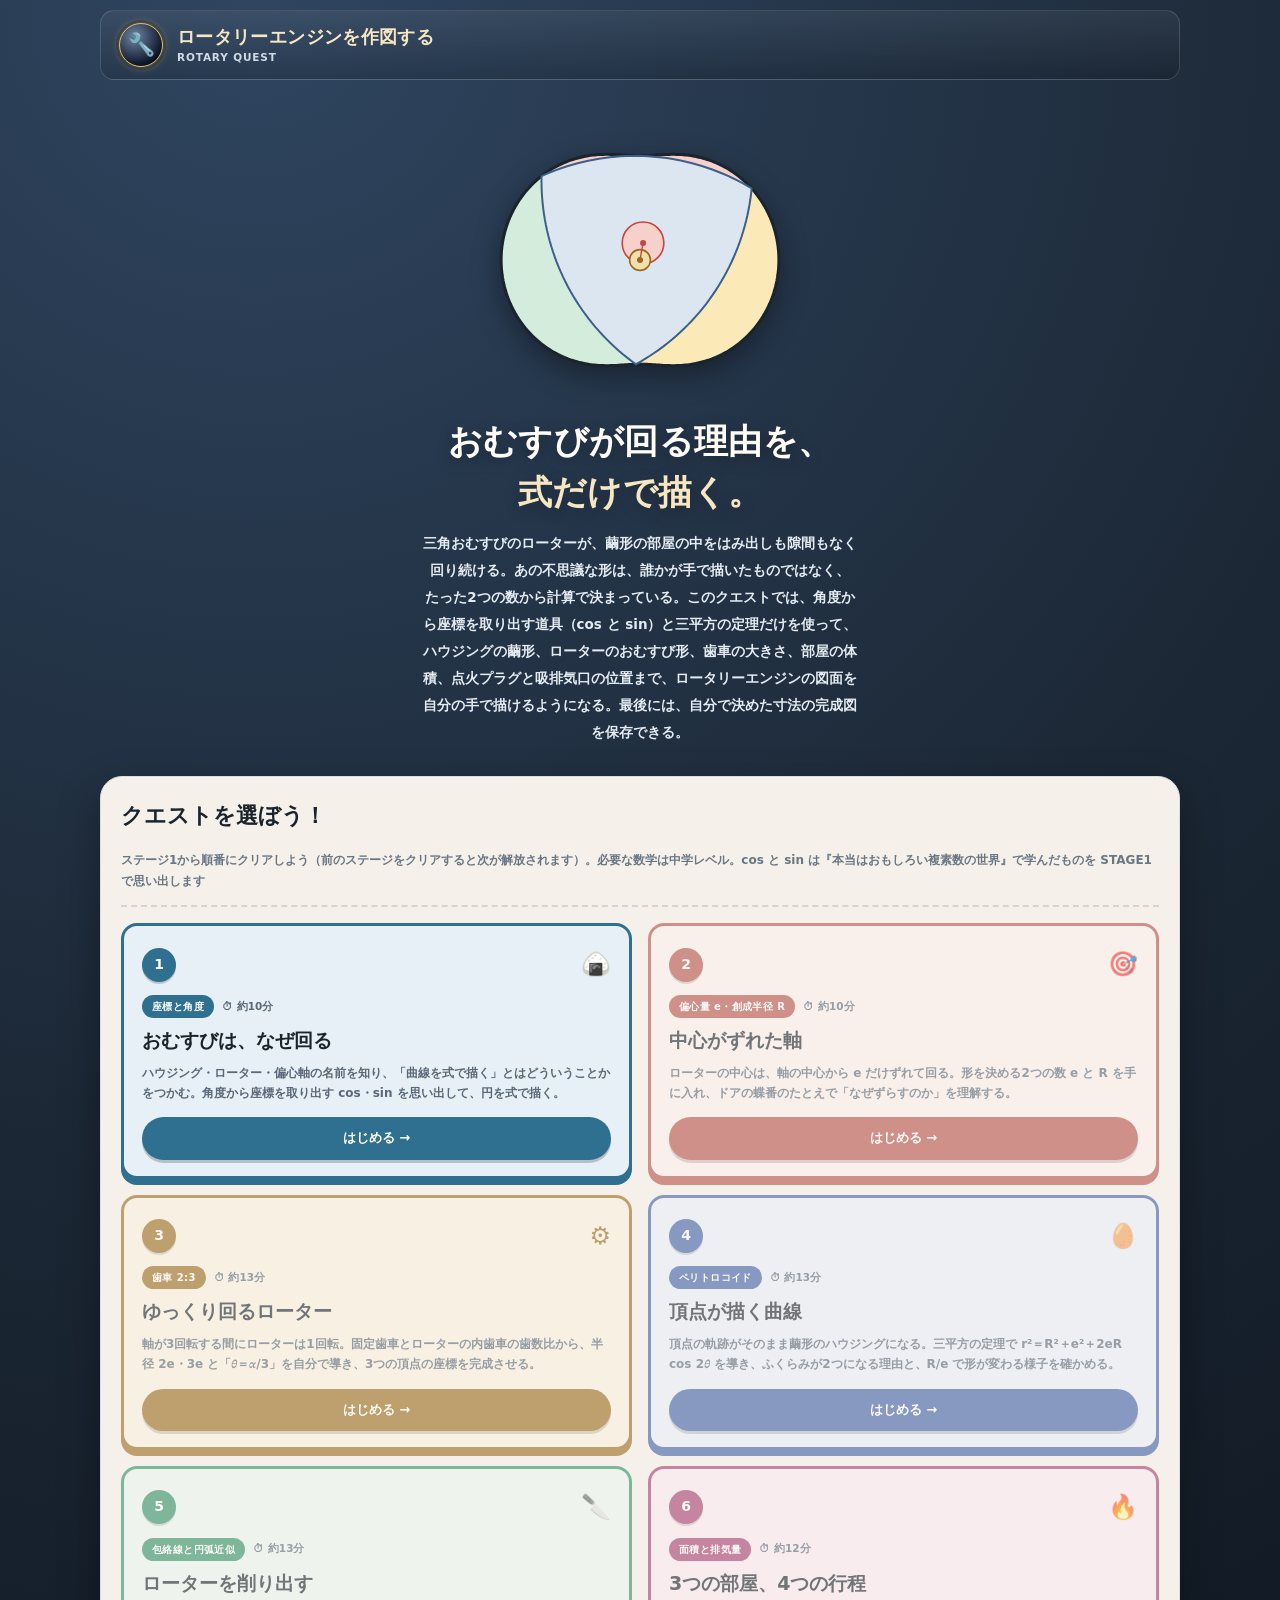
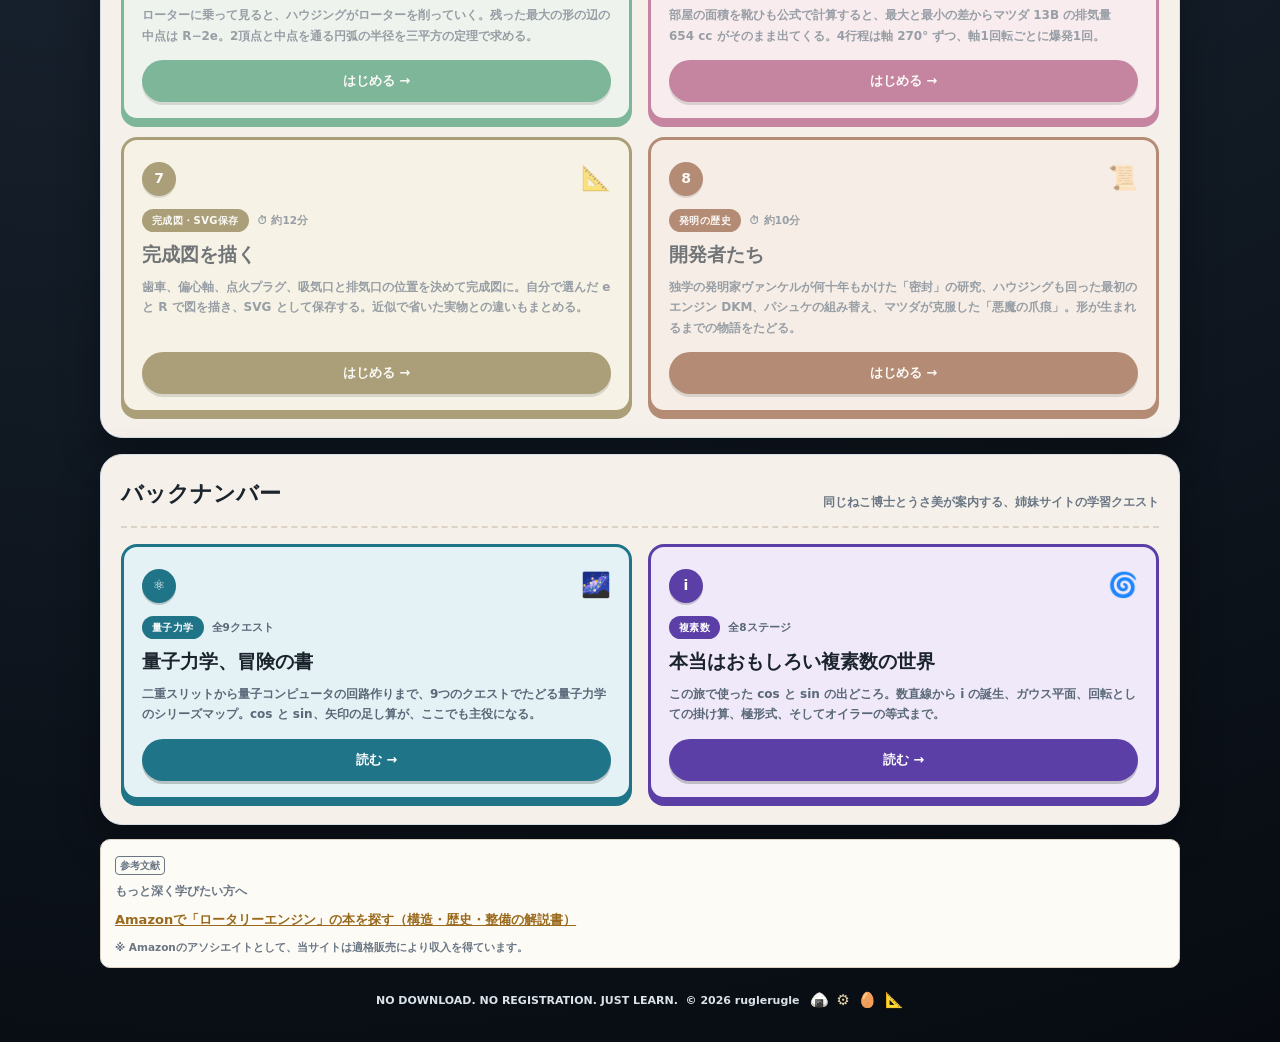
<file: index.html>
<!DOCTYPE html>
<html lang="ja">
<head>
<meta charset="UTF-8">
<meta name="viewport" content="width=device-width, initial-scale=1.0">
<meta name="theme-color" content="#1c2836">
<!-- Google tag (gtag.js) -->
<script async src="https://www.googletagmanager.com/gtag/js?id=G-9RTQCP2HXM"></script>
<script>
  window.dataLayer = window.dataLayer || [];
  function gtag(){dataLayer.push(arguments);}
  gtag('js', new Date());
  gtag('config', 'G-9RTQCP2HXM');
</script>
<title>ロータリーエンジンを作図する ― 仕組みと形を中学数学で描く全8ステージの無料学習ゲーム</title>
<meta name="description" content="ロータリーエンジンの仕組みと形を、中学数学（座標・cos・sin・三平方の定理）だけで作図できるようになる全8ステージの無料学習サイト。ペリトロコイドのハウジング、ローターの形、歯車、排気量、点火プラグの位置、発明の歴史まで。">
<link rel="canonical" href="https://rotary-engine.habatakijuku.com/">
<meta property="og:type" content="website">
<meta property="og:site_name" content="ロータリーエンジンを作図する">
<meta property="og:locale" content="ja_JP">
<meta property="og:title" content="ロータリーエンジンを作図する ― 仕組みと形を中学数学で描く全8ステージの無料学習ゲーム">
<meta property="og:description" content="おむすび形のローターと繭形のハウジングを、2つの数 e と R から式だけで描く。中学数学でたどるロータリーエンジンの作図。">
<meta property="og:url" content="https://rotary-engine.habatakijuku.com/">
<meta property="og:image" content="https://rotary-engine.habatakijuku.com/images/ogp.png">
<meta property="og:image:width" content="1200">
<meta property="og:image:height" content="630">
<meta property="og:image:alt" content="ロータリーエンジンを作図する：繭形のハウジングと三角おむすび形のローター、ハウジングの式 x＝R cos θ＋e cos 3θ">
<meta name="twitter:card" content="summary_large_image">
<link rel="icon" type="image/png" href="images/favicon.png">
<link rel="apple-touch-icon" href="images/apple-touch-icon.png">
<link rel="stylesheet" href="design-system.css?v=20261003c">
<script type="application/ld+json">
{
  "@context": "https://schema.org",
  "@type": "LearningResource",
  "name": "ロータリーエンジンを作図する",
  "alternateName": "ROTARY QUEST",
  "description": "ロータリーエンジン（ヴァンケルエンジン）のハウジング（ペリトロコイド）とローターの形を、偏心量 e と創成半径 R の2つの数から中学数学（座標・cos と sin・三平方の定理）だけで描けるようになる全8ステージの無料学習サイト。歯車比 2:3 と α/3 の法則、包絡線と円弧近似、靴ひも公式による部屋の面積と排気量、4行程、完成図の SVG 保存、そして発明の歴史まで。",
  "url": "https://rotary-engine.habatakijuku.com/",
  "inLanguage": "ja",
  "learningResourceType": "learning activity",
  "educationalLevel": "中学生以上",
  "teaches": "ロータリーエンジンの作図（座標と媒介変数・cos と sin・偏心量と創成半径・遊星歯車と回転比・ペリトロコイド・包絡線と円弧近似・靴ひも公式・排気量と圧縮比・4行程・点火プラグと吸排気口の配置）",
  "isAccessibleForFree": true,
  "author": { "@type": "Person", "name": "ruglerugle" },
  "hasPart": [
    { "@type": "LearningResource", "position": 1, "name": "STAGE1 おむすびは、なぜ回る", "url": "https://rotary-engine.habatakijuku.com/stage1" },
    { "@type": "LearningResource", "position": 2, "name": "STAGE2 中心がずれた軸", "url": "https://rotary-engine.habatakijuku.com/stage2" },
    { "@type": "LearningResource", "position": 3, "name": "STAGE3 ゆっくり回るローター", "url": "https://rotary-engine.habatakijuku.com/stage3" },
    { "@type": "LearningResource", "position": 4, "name": "STAGE4 頂点が描く曲線", "url": "https://rotary-engine.habatakijuku.com/stage4" },
    { "@type": "LearningResource", "position": 5, "name": "STAGE5 ローターを削り出す", "url": "https://rotary-engine.habatakijuku.com/stage5" },
    { "@type": "LearningResource", "position": 6, "name": "STAGE6 3つの部屋、4つの行程", "url": "https://rotary-engine.habatakijuku.com/stage6" },
    { "@type": "LearningResource", "position": 7, "name": "STAGE7 完成図を描く", "url": "https://rotary-engine.habatakijuku.com/stage7" },
    { "@type": "LearningResource", "position": 8, "name": "STAGE8 開発者たち", "url": "https://rotary-engine.habatakijuku.com/stage8" }
  ]
}
</script>
<style>
  .hero-engine{width:min(100%,300px);height:auto;display:block;margin:0 auto 6px;filter:drop-shadow(0 10px 14px rgba(0,0,0,.35))}
</style>
</head>
<body>
<div class="shell">
  <nav class="topbar" aria-label="サイト情報">
    <span class="brand-badge" aria-hidden="true">🔧</span>
    <span class="brand-copy">
      <strong>ロータリーエンジンを作図する</strong>
      <small>ROTARY QUEST</small>
    </span>
  </nav>

  <header class="hero">
    <div class="hero-copy">
      <canvas class="hero-engine" id="hero-cv" width="300" height="300" aria-hidden="true"></canvas>
      <h1><span class="line">おむすびが回る理由を、</span><span class="line accent">式だけで描く。</span></h1>
      <p>三角おむすびのローターが、繭形の部屋の中をはみ出しも隙間もなく回り続ける。あの不思議な形は、誰かが手で描いたものではなく、<span class="nowrap">たった2つの数</span>から計算で決まっている。このクエストでは、角度から座標を取り出す道具（cos と sin）と三平方の定理だけを使って、ハウジングの繭形、ローターのおむすび形、歯車の大きさ、部屋の体積、点火プラグと吸排気口の位置まで、ロータリーエンジンの図面を自分の手で描けるようになる。最後には、自分で決めた寸法の完成図を保存できる。</p>
    </div>
  </header>

  <main>
    <section class="board" aria-labelledby="quest-heading">
      <div class="board-head">
        <div><h2 id="quest-heading">クエストを選ぼう！</h2></div>
        <p>ステージ1から順番にクリアしよう（前のステージをクリアすると次が解放されます）。必要な数学は中学レベル。cos と sin は『本当はおもしろい複素数の世界』で学んだものを STAGE1 で思い出します</p>
      </div>

      <div class="quest-grid">
        <a class="quest-card" href="stage1.html" data-stage="1" style="--accent:#2f6f8f;--accent-bg:#e6f0f6">
          <div class="q-top"><span class="q-num">1</span><span class="q-suit" aria-hidden="true">🍙</span></div>
          <div class="q-meta"><span class="q-tag">座標と角度</span><span class="q-time">⏱ 約10分</span></div>
          <div class="q-title">おむすびは、なぜ回る</div>
          <p class="q-desc">ハウジング・ローター・偏心軸の名前を知り、「曲線を式で描く」とはどういうことかをつかむ。角度から座標を取り出す cos・sin を思い出して、円を式で描く。</p>
          <span class="q-cta">はじめる →</span>
        </a>

        <a class="quest-card" href="stage2.html" data-stage="2" style="--accent:#b5504a;--accent-bg:#fdefed">
          <div class="q-top"><span class="q-num">2</span><span class="q-suit" aria-hidden="true">🎯</span></div>
          <div class="q-meta"><span class="q-tag">偏心量 e・創成半径 R</span><span class="q-time">⏱ 約10分</span></div>
          <div class="q-title">中心がずれた軸</div>
          <p class="q-desc">ローターの中心は、軸の中心から e だけずれて回る。形を決める2つの数 e と R を手に入れ、ドアの蝶番のたとえで「なぜずらすのか」を理解する。</p>
          <span class="q-cta">はじめる →</span>
        </a>

        <a class="quest-card" href="stage3.html" data-stage="3" style="--accent:#9a6a1c;--accent-bg:#fbf2df">
          <div class="q-top"><span class="q-num">3</span><span class="q-suit" aria-hidden="true">⚙️</span></div>
          <div class="q-meta"><span class="q-tag">歯車 2:3</span><span class="q-time">⏱ 約13分</span></div>
          <div class="q-title">ゆっくり回るローター</div>
          <p class="q-desc">軸が3回転する間にローターは1回転。固定歯車とローターの内歯車の歯数比から、半径 2e・3e と「θ＝α/3」を自分で導き、3つの頂点の座標を完成させる。</p>
          <span class="q-cta">はじめる →</span>
        </a>

        <a class="quest-card" href="stage4.html" data-stage="4" style="--accent:#3f5fa6;--accent-bg:#e9eef9">
          <div class="q-top"><span class="q-num">4</span><span class="q-suit" aria-hidden="true">🥚</span></div>
          <div class="q-meta"><span class="q-tag">ペリトロコイド</span><span class="q-time">⏱ 約13分</span></div>
          <div class="q-title">頂点が描く曲線</div>
          <p class="q-desc">頂点の軌跡がそのまま繭形のハウジングになる。三平方の定理で r²＝R²＋e²＋2eR cos 2θ を導き、ふくらみが2つになる理由と、R/e で形が変わる様子を確かめる。</p>
          <span class="q-cta">はじめる →</span>
        </a>

        <a class="quest-card" href="stage5.html" data-stage="5" style="--accent:#2f8f65;--accent-bg:#eaf7ef">
          <div class="q-top"><span class="q-num">5</span><span class="q-suit" aria-hidden="true">🔪</span></div>
          <div class="q-meta"><span class="q-tag">包絡線と円弧近似</span><span class="q-time">⏱ 約13分</span></div>
          <div class="q-title">ローターを削り出す</div>
          <p class="q-desc">ローターに乗って見ると、ハウジングがローターを削っていく。残った最大の形の辺の中点は R−2e。2頂点と中点を通る円弧の半径を三平方の定理で求める。</p>
          <span class="q-cta">はじめる →</span>
        </a>

        <a class="quest-card" href="stage6.html" data-stage="6" style="--accent:#a63f6f;--accent-bg:#fbe9f1">
          <div class="q-top"><span class="q-num">6</span><span class="q-suit" aria-hidden="true">🔥</span></div>
          <div class="q-meta"><span class="q-tag">面積と排気量</span><span class="q-time">⏱ 約12分</span></div>
          <div class="q-title">3つの部屋、4つの行程</div>
          <p class="q-desc">部屋の面積を靴ひも公式で計算すると、最大と最小の差からマツダ 13B の排気量 654 cc がそのまま出てくる。4行程は軸 270° ずつ、軸1回転ごとに爆発1回。</p>
          <span class="q-cta">はじめる →</span>
        </a>

        <a class="quest-card" href="stage7.html" data-stage="7" style="--accent:#7a6a2f;--accent-bg:#f7f3e2">
          <div class="q-top"><span class="q-num">7</span><span class="q-suit" aria-hidden="true">📐</span></div>
          <div class="q-meta"><span class="q-tag">完成図・SVG保存</span><span class="q-time">⏱ 約12分</span></div>
          <div class="q-title">完成図を描く</div>
          <p class="q-desc">歯車、偏心軸、点火プラグ、吸気口と排気口の位置を決めて完成図に。自分で選んだ e と R で図を描き、SVG として保存する。近似で省いた実物との違いもまとめる。</p>
          <span class="q-cta">はじめる →</span>
        </a>

        <a class="quest-card" href="stage8.html" data-stage="8" style="--accent:#8a4a2a;--accent-bg:#f8ece4">
          <div class="q-top"><span class="q-num">8</span><span class="q-suit" aria-hidden="true">📜</span></div>
          <div class="q-meta"><span class="q-tag">発明の歴史</span><span class="q-time">⏱ 約10分</span></div>
          <div class="q-title">開発者たち</div>
          <p class="q-desc">独学の発明家ヴァンケルが何十年もかけた「密封」の研究、ハウジングも回った最初のエンジン DKM、パシュケの組み替え、マツダが克服した「悪魔の爪痕」。形が生まれるまでの物語をたどる。</p>
          <span class="q-cta">はじめる →</span>
        </a>
      </div>
    </section>

    <section class="board" aria-labelledby="next-heading" style="margin-top:16px">
      <div class="board-head">
        <div><h2 id="next-heading">バックナンバー</h2></div>
        <p>同じねこ博士とうさ美が案内する、姉妹サイトの学習クエスト</p>
      </div>
      <div class="quest-grid">
        <a class="quest-card" href="https://quantum-mechanics.habatakijuku.com/" target="_blank" rel="noopener" style="--accent:#1f7488;--accent-bg:#e4f2f5">
          <div class="q-top"><span class="q-num">⚛</span><span class="q-suit" aria-hidden="true">🌌</span></div>
          <div class="q-meta"><span class="q-tag">量子力学</span><span class="q-time">全9クエスト</span></div>
          <div class="q-title">量子力学、冒険の書</div>
          <p class="q-desc">二重スリットから量子コンピュータの回路作りまで、9つのクエストでたどる量子力学のシリーズマップ。cos と sin、矢印の足し算が、ここでも主役になる。</p>
          <span class="q-cta">読む →</span>
        </a>
        <a class="quest-card" href="https://complex-number.habatakijuku.com/" target="_blank" rel="noopener" style="--accent:#5b3fa6;--accent-bg:#efe9f9">
          <div class="q-top"><span class="q-num">i</span><span class="q-suit" aria-hidden="true">🌀</span></div>
          <div class="q-meta"><span class="q-tag">複素数</span><span class="q-time">全8ステージ</span></div>
          <div class="q-title">本当はおもしろい複素数の世界</div>
          <p class="q-desc">この旅で使った cos と sin の出どころ。数直線から i の誕生、ガウス平面、回転としての掛け算、極形式、そしてオイラーの等式まで。</p>
          <span class="q-cta">読む →</span>
        </a>
      </div>
    </section>

    <div id="book-recommend"></div>
  </main>

  <footer>
    <p>NO DOWNLOAD. NO REGISTRATION. JUST LEARN. &nbsp;© <span id="year"></span> ruglerugle</p>
    <div class="footer-suits" aria-hidden="true"><span>🍙</span><span>⚙️</span><span>🥚</span><span>📐</span></div>
  </footer>
</div>

<script>
  document.getElementById("year").textContent = new Date().getFullYear();
</script>
<script src="js/progress.js?v=20261003c"></script>
<script src="js/rotary.js?v=20261003c"></script>
<script>RQ.initCoverPage();</script>
<script>
/* ヒーローのエンジン（ゆっくり回る） */
(function(){
  var cv=document.getElementById('hero-cv'); if(!cv) return;
  var ctx=cv.getContext('2d'), e=15, R=105, alpha=0, dpr=Math.min(window.devicePixelRatio||1,2), size=300;
  cv.width=size*dpr; cv.height=size*dpr; ctx.setTransform(dpr,0,0,dpr,0,0);
  var st={ctx:ctx,W:size,H:size};
  function draw(){
    ctx.clearRect(0,0,size,size);
    var v=RE.view(st, 2*(R+e)*1.08, 0, 0, size/2, size/2);
    RE.drawEngine(ctx,v,e,R,alpha,{chambers:true,gears:false,housingWidth:3});
  }
  draw();
  if(!RE.reducedMotion()){
    var last=0; function loop(now){ var dt=last?Math.min((now-last)/1000,0.05):0; last=now; alpha+=dt*0.9; draw(); requestAnimationFrame(loop);} requestAnimationFrame(loop);
  }
})();
</script>
<script src="https://my.habatakijuku.com/sync.js" defer></script>
</body>
</html>
</file>
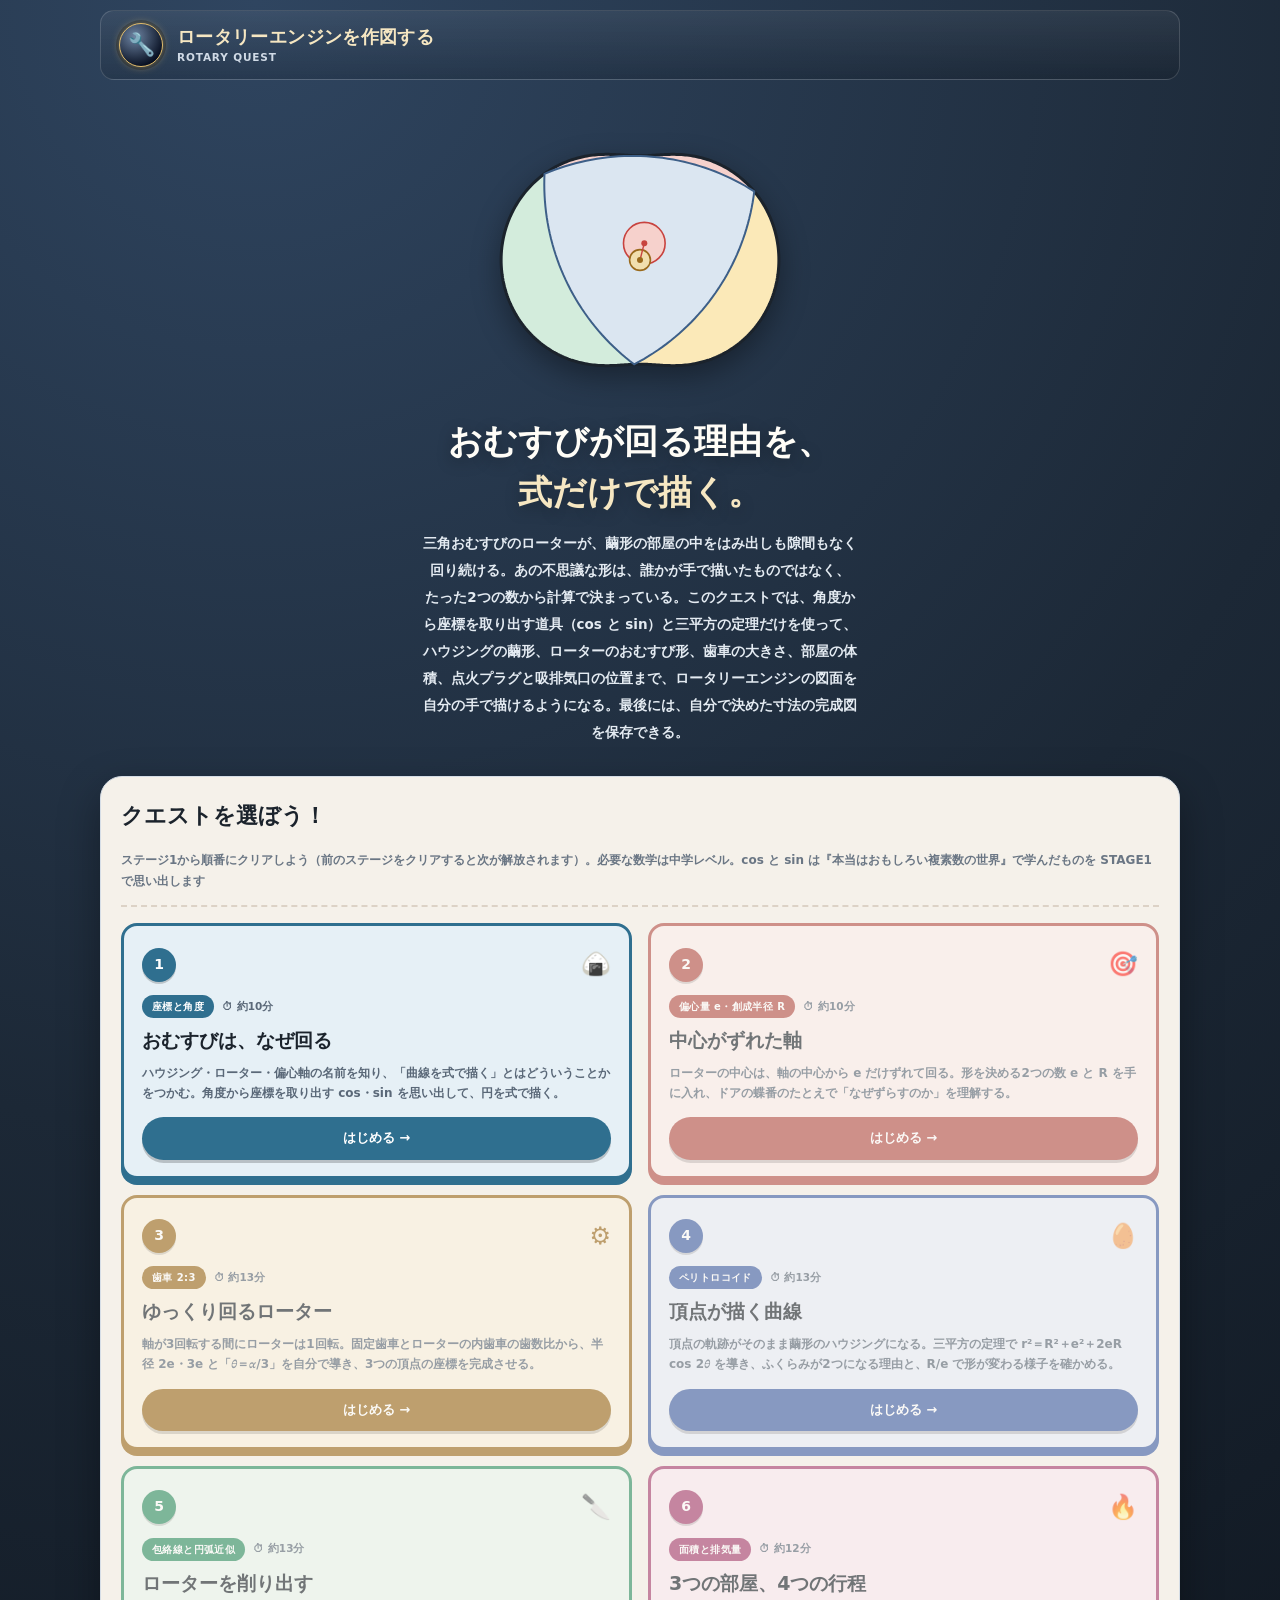
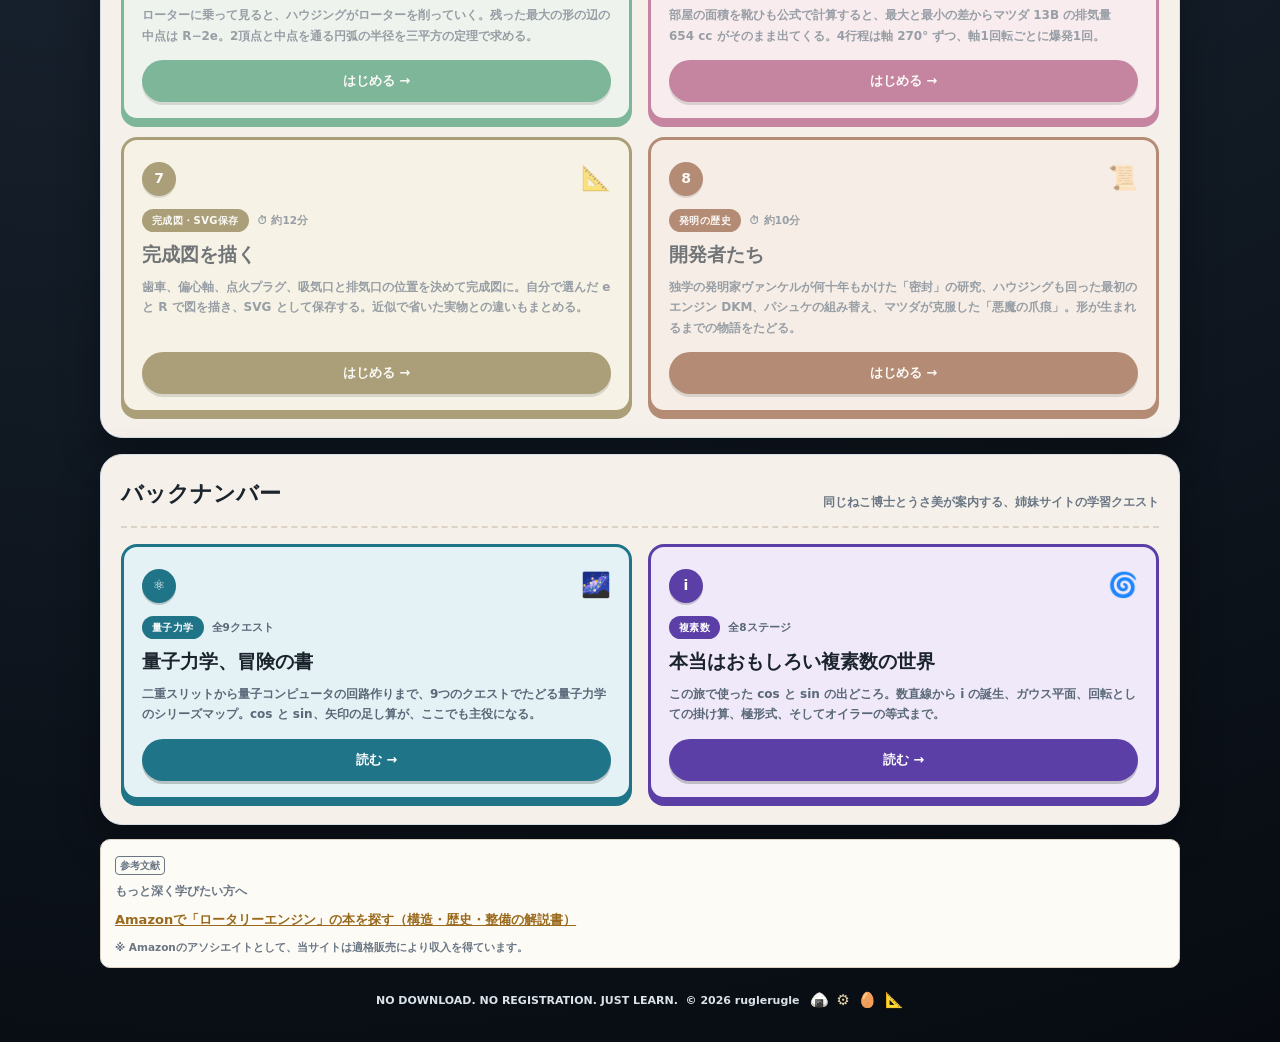
<file: complete.html>
<!DOCTYPE html>
<html lang="ja">
<head>
<meta charset="UTF-8">
<meta name="viewport" content="width=device-width, initial-scale=1.0">
<meta name="theme-color" content="#1c2836">
<!-- Google tag (gtag.js) -->
<script async src="https://www.googletagmanager.com/gtag/js?id=G-9RTQCP2HXM"></script>
<script>
  window.dataLayer = window.dataLayer || [];
  function gtag(){dataLayer.push(arguments);}
  gtag('js', new Date());
  gtag('config', 'G-9RTQCP2HXM');
</script>
<title>全ステージクリア ― ロータリーエンジンを作図する</title>
<meta name="description" content="ロータリーエンジンを作図する、全8ステージクリアおめでとう。ここまでの旅を振り返ろう。">
<meta name="robots" content="noindex">
<link rel="canonical" href="https://rotary-engine.habatakijuku.com/complete">
<meta property="og:type" content="website">
<meta property="og:site_name" content="ロータリーエンジンを作図する">
<meta property="og:locale" content="ja_JP">
<meta property="og:title" content="全ステージクリア ― ロータリーエンジンを作図する">
<meta property="og:description" content="全8ステージクリアおめでとう。旅を振り返ろう。">
<meta property="og:url" content="https://rotary-engine.habatakijuku.com/complete">
<meta property="og:image" content="https://rotary-engine.habatakijuku.com/images/ogp.png">
<meta property="og:image:width" content="1200">
<meta property="og:image:height" content="630">
<meta property="og:image:alt" content="ロータリーエンジンを作図する：繭形のハウジングと三角おむすび形のローター、ハウジングの式 x＝R cos θ＋e cos 3θ">
<meta name="twitter:card" content="summary_large_image">
<link rel="icon" type="image/png" href="images/favicon.png">
<link rel="apple-touch-icon" href="images/apple-touch-icon.png">
<link rel="stylesheet" href="design-system.css?v=20261003c">
</head>
<body>
<div class="shell">
  <nav class="topbar" aria-label="サイト情報">
    <a class="brand-badge" href="index.html" title="トップへ" aria-label="トップへ" style="text-decoration:none">🔧</a>
    <span class="brand-copy">
      <strong>ロータリーエンジンを作図する</strong>
      <small>ROTARY QUEST</small>
    </span>
  </nav>

  <header class="hero">
    <div class="hero-copy">
      <h1><span class="line">2つの数から、エンジンの図面が生まれた。</span></h1>
      <p>角度から座標を取り出す cos と sin、中心のずれた軸、歯車の 2：3、頂点が描くペリトロコイド、ローターを削り出す包絡線、部屋の面積と排気量 654 cc、そして点火プラグと吸排気口の位置まで。きみは、偏心量 e と創成半径 R だけからロータリーエンジンの完成図を描けるようになった。旅の記録で振り返ろう。</p>
    </div>
  </header>

  <main>
    <section class="board" aria-labelledby="recap-heading">
      <div class="board-head">
        <div><h2 id="recap-heading">ここまでの旅を振り返ろう</h2></div>
      </div>

      <div class="recap-list">
        <div class="recap-item">
          <span class="recap-num">1</span>
          <div class="recap-body"><span class="recap-title">おむすびは、なぜ回る。</span> <span class="recap-desc">ハウジング・ローター・偏心軸。曲線は点の集まりで、点は座標で書ける。半径1の円の上で角度 θ の点の横座標が cos θ、縦座標が sin θ。半径 r・中心 (a, b) なら (a＋r cos θ, b＋r sin θ)。</span></div>
        </div>
        <div class="recap-item">
          <span class="recap-num">2</span>
          <div class="recap-body"><span class="recap-title">中心がずれた軸。</span> <span class="recap-desc">ローターの中心 C は軸の中心 O から偏心量 e だけずれ、C＝(e cos α, e sin α) と回る。C から頂点までが創成半径 R。13B は e＝15 mm、R＝105 mm。ずれがなければ回す力にならない（ドアの蝶番）。</span></div>
        </div>
        <div class="recap-item">
          <span class="recap-num">3</span>
          <div class="recap-body"><span class="recap-title">ゆっくり回るローター。</span> <span class="recap-desc">固定歯車（半径 2e）とローターの内歯車（半径 3e）、歯数比 2：3。腕に乗って見ると固定歯車が逆向きに1周して見え、ローターは腕から見て逆に 2/3 周。地面から見ると 1/3 周、θ＝α/3。頂点は (e cos α＋R cos(α/3＋120°k), …)。</span></div>
        </div>
        <div class="recap-item">
          <span class="recap-num">4</span>
          <div class="recap-body"><span class="recap-title">頂点が描く曲線。</span> <span class="recap-desc">壁の形＝頂点の軌跡＝ペリトロコイド x＝R cos θ＋e cos 3θ、y＝R sin θ＋e sin 3θ。三平方の定理で r²＝R²＋e²＋2eR cos 2θ、最大 R＋e・最小 R−e。3θ と θ の差 2θ が2つのふくらみを作る。K＝R/e は実機で 6〜8。</span></div>
        </div>
        <div class="recap-item">
          <span class="recap-num">5</span>
          <div class="recap-body"><span class="recap-title">ローターを削り出す。</span> <span class="recap-desc">ローターに乗って見ると、ハウジングが通った場所が削られ、残った形が最大のローター（包絡線）。辺の中点は中心から R−2e、矢高 s＝R/2−2e、円弧の半径 ρ＝(h²＋s²)/(2s)（h＝R√3/2）。13B で ρ＝195 mm。</span></div>
        </div>
        <div class="recap-item">
          <span class="recap-num">6</span>
          <div class="recap-body"><span class="recap-title">3つの部屋、4つの行程。</span> <span class="recap-desc">部屋の面積は多角形近似＋靴ひも公式。体積＝面積×幅 b。最大と最小の差が排気量で、辺の形によらず 3√3·e·R·b＝654 cc（13B）。4行程は軸 270° ずつ、1周期は軸3回転。3つの部屋で軸1回転ごとに爆発1回。</span></div>
        </div>
        <div class="recap-item">
          <span class="recap-num">7</span>
          <div class="recap-body"><span class="recap-title">完成図を描く。</span> <span class="recap-desc">歯車（2e・3e）と偏心軸を重ね、部屋がいちばん小さくなるくびれ側に点火プラグ2本、反対側のくびれの手前に排気口・先に吸気口。近似で省いたのはシールの厚みぶんの平行曲線と辺のくぼみ。骨格はすべて式のとおり。</span></div>
        </div>
        <div class="recap-item">
          <span class="recap-num">8</span>
          <div class="recap-body"><span class="recap-title">開発者たち。</span> <span class="recap-desc">独学のヴァンケルが形より先に「密封」を研究し、回転機械を分類して「ふくらみ2つ・頂点3つ」を選んだ。最初の DKM はハウジングも回り（3：2）、パシュケがハウジングを止めた KKM が今の形。NSU スパイダー（1964年）、マツダが「悪魔の爪痕」を克服したコスモスポーツ（1967年）。</span></div>
        </div>
      </div>

      <div class="complete-actions">
        <a class="btn btn-primary" href="stage7.html">📐 作図ツールでもう一度描く →</a>
      </div>

      <div class="complete-actions">
        <a class="btn btn-primary" id="btn-share" href="#" target="_blank" rel="noopener">𝕏 クリアをシェアする</a>
        <a class="btn" href="index.html">トップに戻る →</a>
        <button class="btn" id="btn-reset-all">🔄 進捗をリセットして最初から</button>
      </div>
    </section>

    <section class="board" aria-labelledby="next-heading" style="margin-top:16px">
      <div class="board-head">
        <div><h2 id="next-heading">バックナンバー</h2></div>
        <p>同じねこ博士とうさ美が案内する、姉妹サイトの学習クエスト</p>
      </div>
      <div class="quest-grid">
        <a class="quest-card" href="https://quantum-mechanics.habatakijuku.com/" target="_blank" rel="noopener" style="--accent:#1f7488;--accent-bg:#e4f2f5">
          <div class="q-top"><span class="q-num">⚛</span><span class="q-suit" aria-hidden="true">🌌</span></div>
          <div class="q-meta"><span class="q-tag">量子力学</span><span class="q-time">全9クエスト</span></div>
          <div class="q-title">量子力学、冒険の書</div>
          <p class="q-desc">二重スリットから量子コンピュータの回路作りまで、9つのクエストでたどる量子力学のシリーズマップ。cos と sin、矢印の足し算が、ここでも主役になる。</p>
          <span class="q-cta">読む →</span>
        </a>
        <a class="quest-card" href="https://complex-number.habatakijuku.com/" target="_blank" rel="noopener" style="--accent:#5b3fa6;--accent-bg:#efe9f9">
          <div class="q-top"><span class="q-num">i</span><span class="q-suit" aria-hidden="true">🌀</span></div>
          <div class="q-meta"><span class="q-tag">複素数</span><span class="q-time">全8ステージ</span></div>
          <div class="q-title">本当はおもしろい複素数の世界</div>
          <p class="q-desc">この旅で使った cos と sin の出どころ。数直線から i の誕生、ガウス平面、回転としての掛け算、極形式、そしてオイラーの等式まで。</p>
          <span class="q-cta">読む →</span>
        </a>
      </div>
    </section>

    <div id="book-recommend"></div>
  </main>

  <footer>
    <p>NO DOWNLOAD. NO REGISTRATION. JUST LEARN. &nbsp;© <span id="year"></span> ruglerugle</p>
    <div class="footer-suits" aria-hidden="true"><span>🍙</span><span>⚙️</span><span>🥚</span><span>📐</span></div>
  </footer>
</div>

<script>
  document.getElementById("year").textContent = new Date().getFullYear();
  document.getElementById("btn-share").href =
    "https://twitter.com/intent/tweet?text=" +
    encodeURIComponent("ロータリーエンジン作図の全8ステージをクリア！ e と R の2つの数からハウジングの繭形とローターのおむすび形を式だけで描けるようになりました🍙⚙️") +
    "&url=" + encodeURIComponent("https://rotary-engine.habatakijuku.com/");
</script>
<script src="js/progress.js?v=20261003c"></script>
<script>RQ.initCompletePage();</script>
<script src="https://my.habatakijuku.com/sync.js" defer></script>
</body>
</html>
</file>
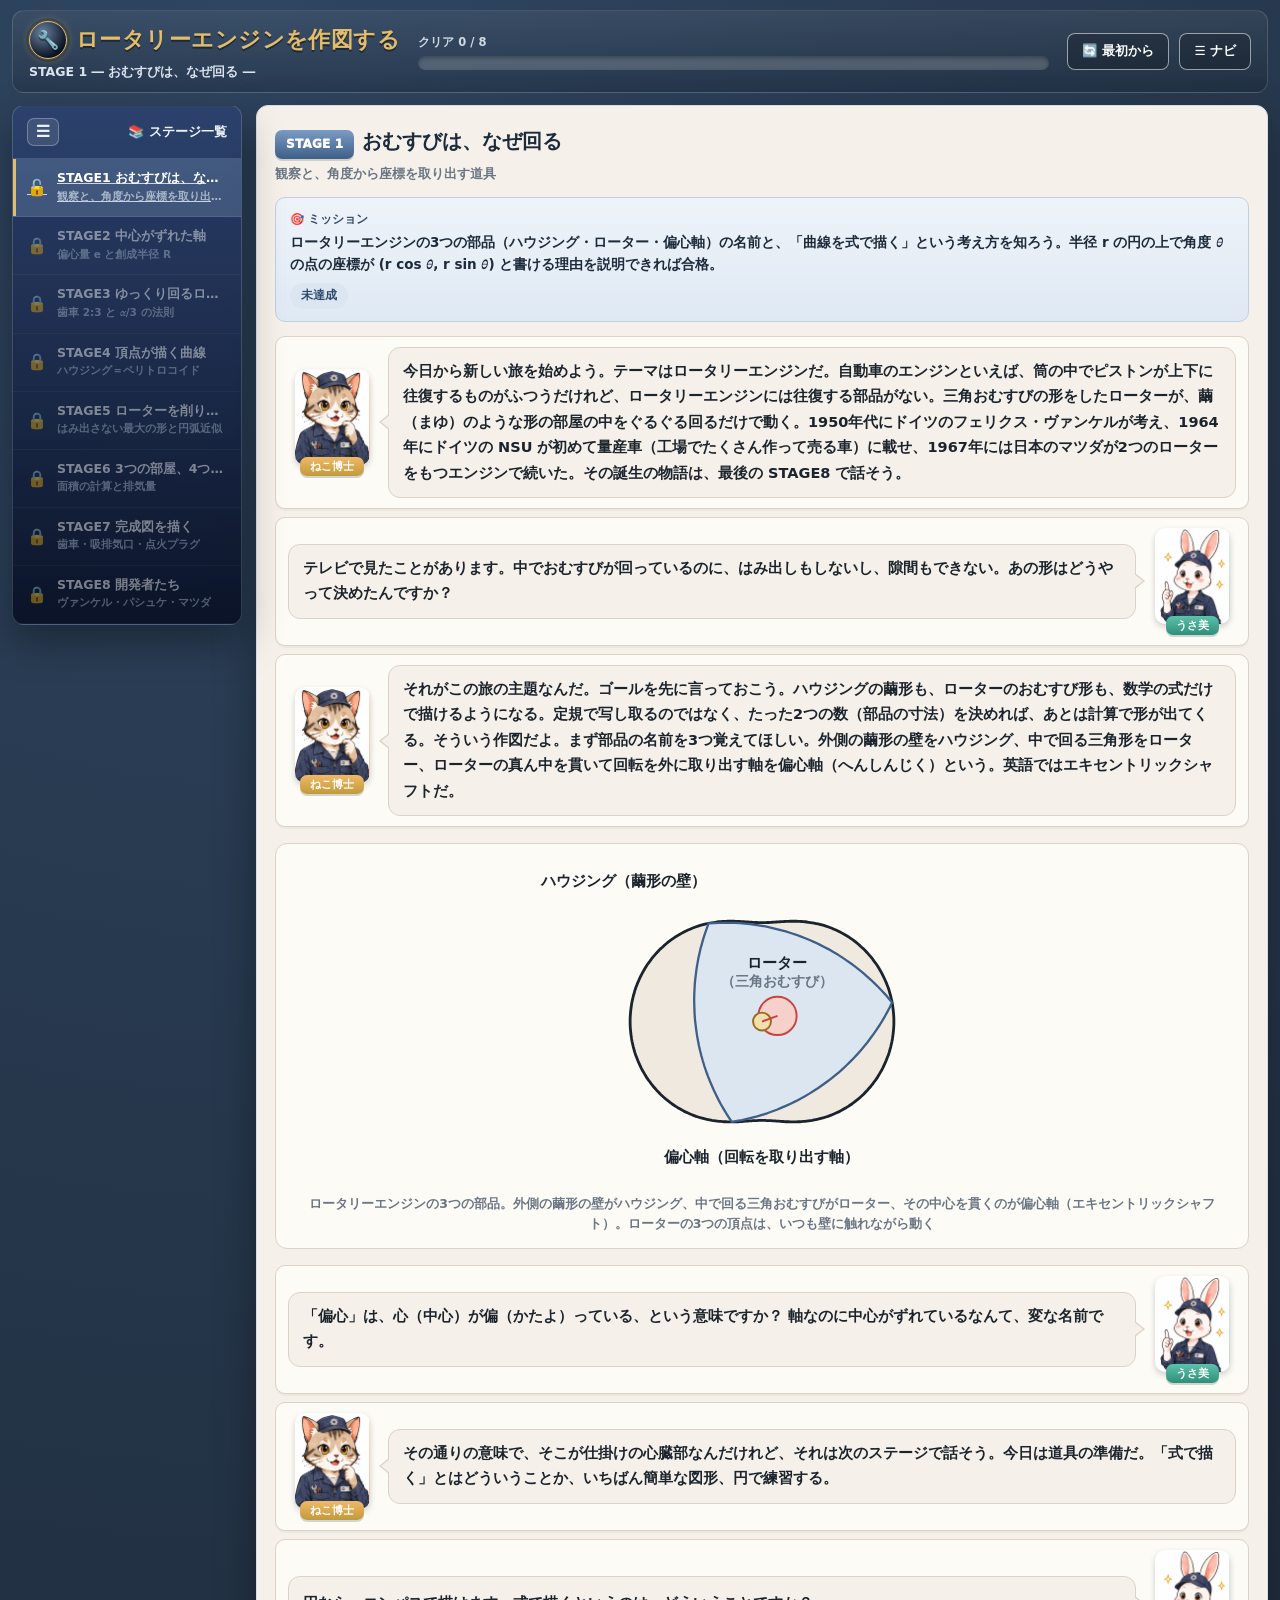
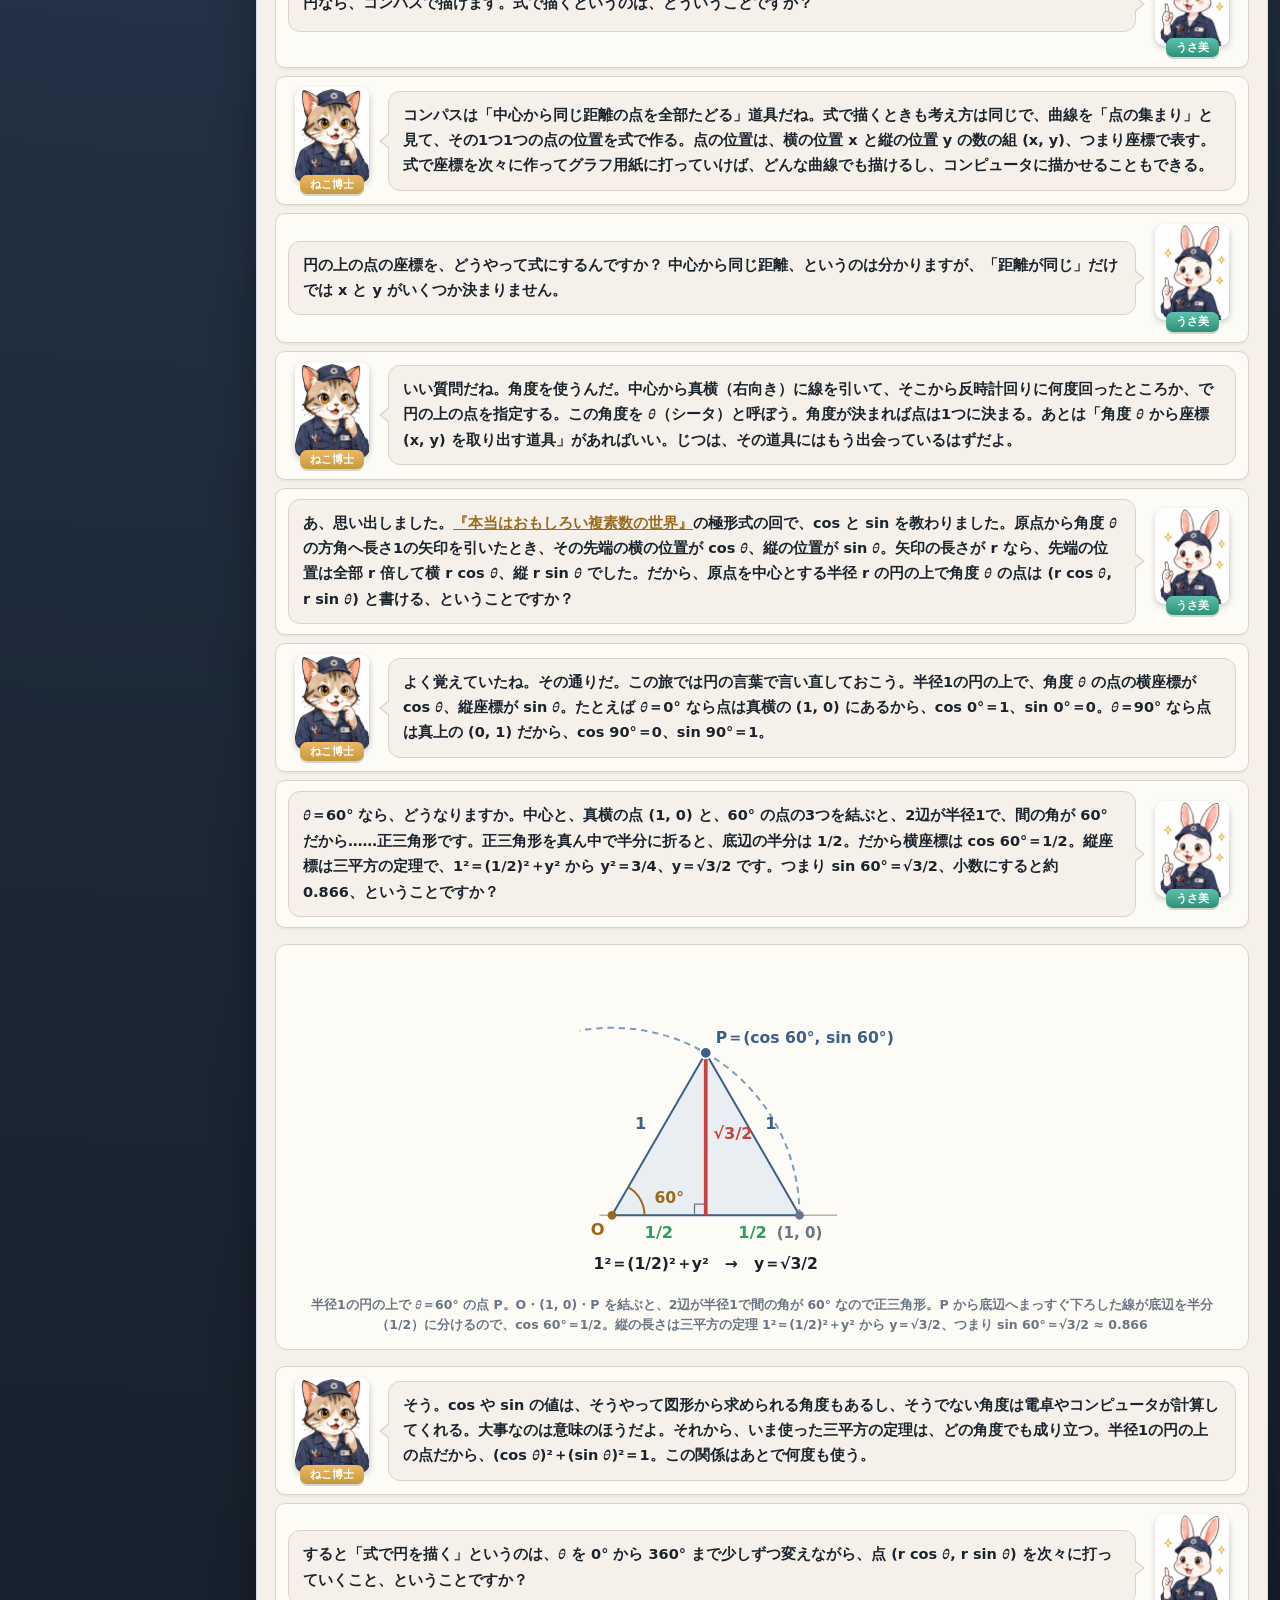
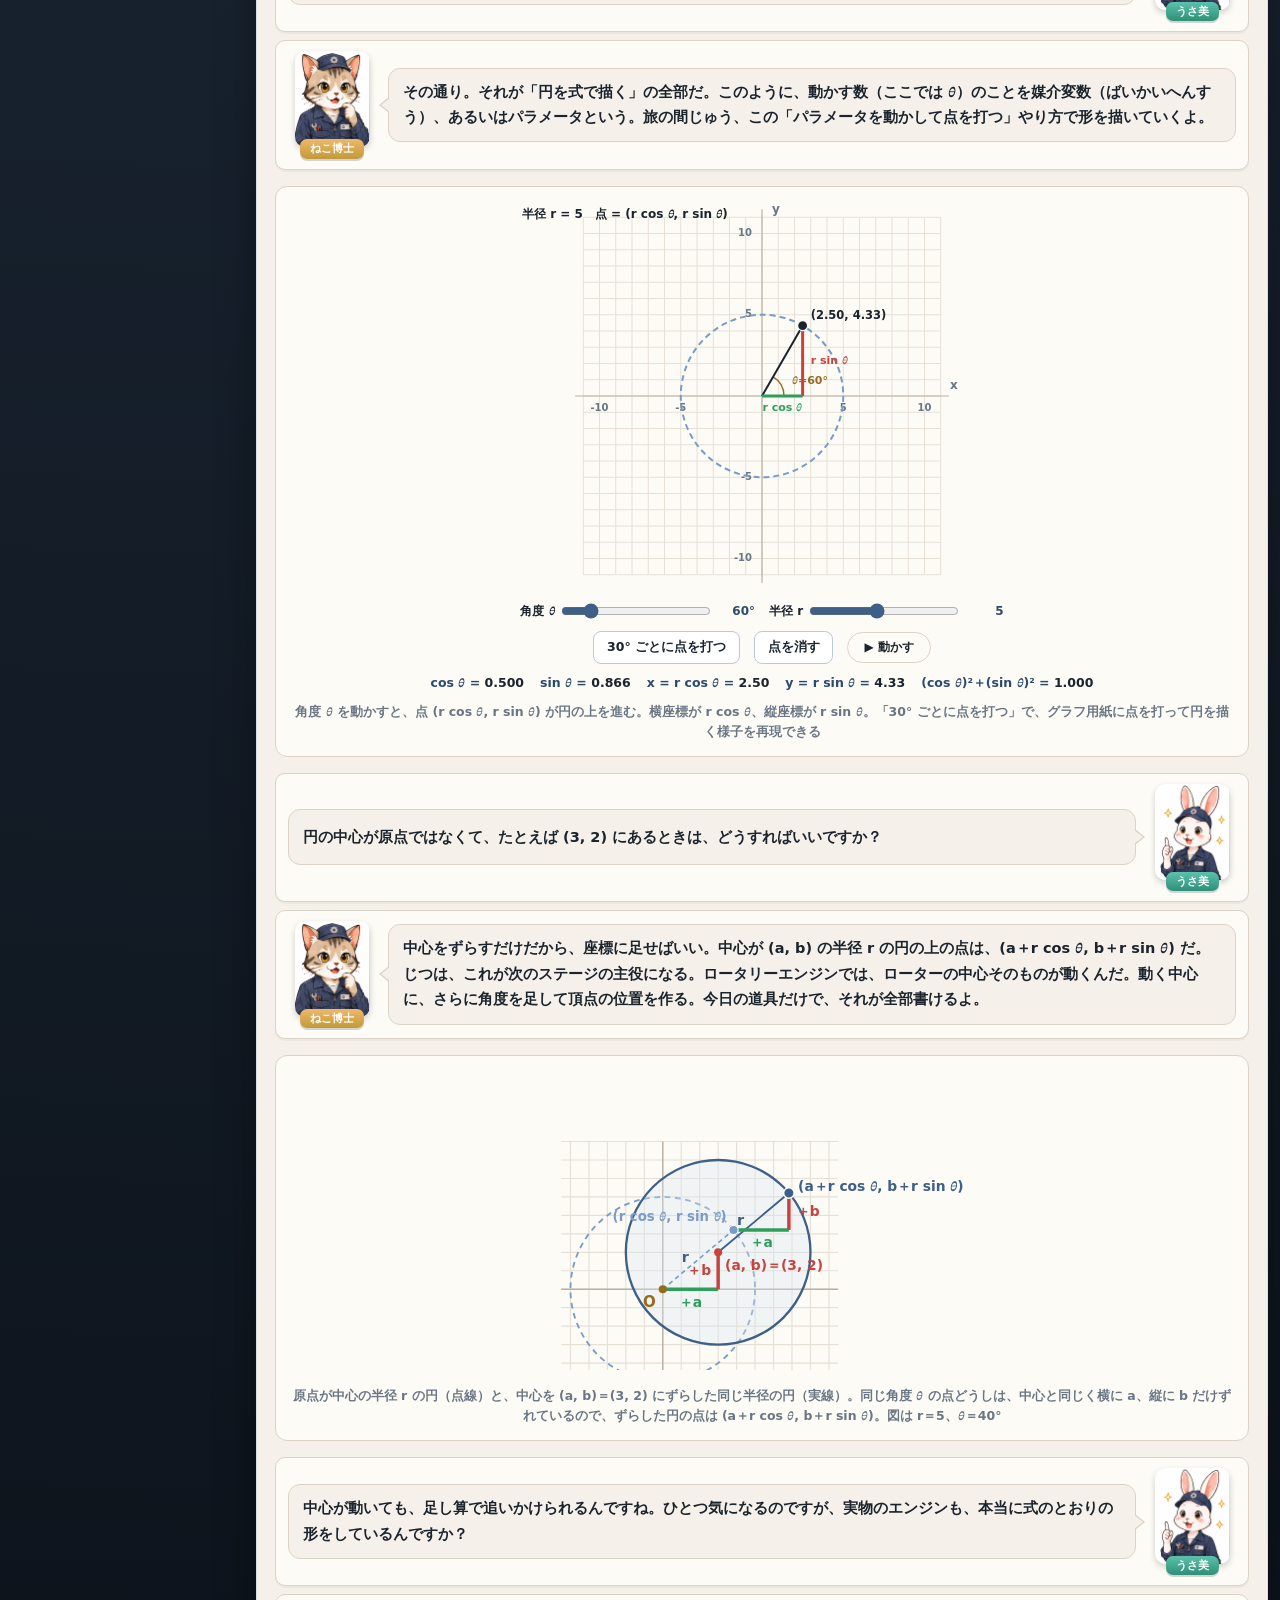
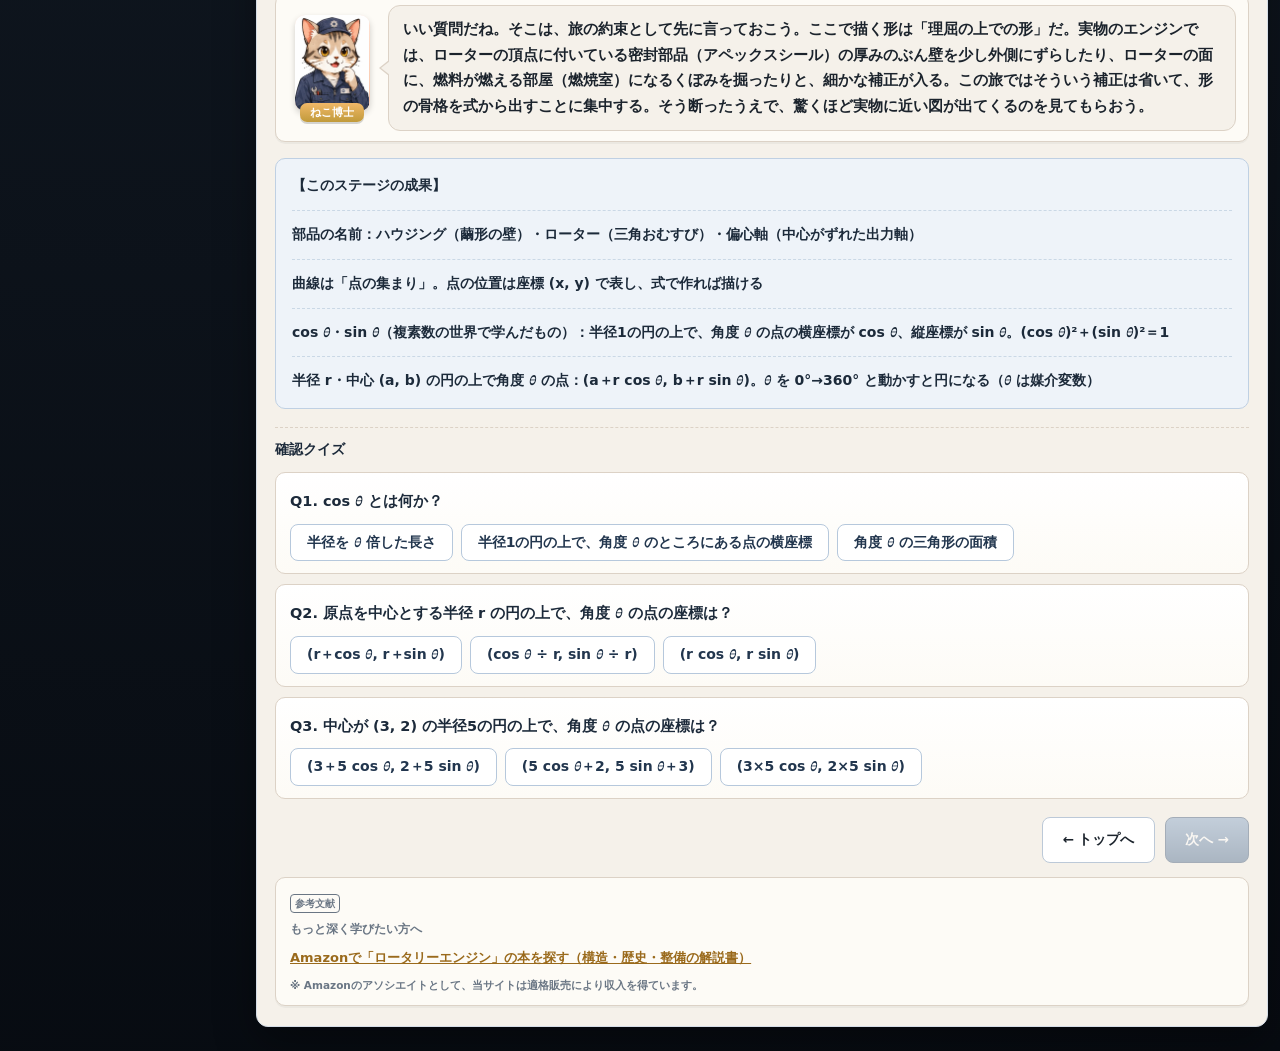
<file: stage1.html>
<!DOCTYPE html>
<html lang="ja">
<head>
<meta charset="UTF-8">
<meta name="viewport" content="width=device-width, initial-scale=1.0">
<meta name="theme-color" content="#1c2836">
<!-- Google tag (gtag.js) -->
<script async src="https://www.googletagmanager.com/gtag/js?id=G-9RTQCP2HXM"></script>
<script>
  window.dataLayer = window.dataLayer || [];
  function gtag(){dataLayer.push(arguments);}
  gtag('js', new Date());
  gtag('config', 'G-9RTQCP2HXM');
</script>
<title>STAGE1 おむすびは、なぜ回る（座標と cos・sin） ― ロータリーエンジンを作図する</title>
<meta name="description" content="ロータリーエンジンの形を数学の式で描く第1歩。ハウジング・ローター・偏心軸の名前と、角度から座標を取り出す cos・sin、円を式で描く方法（媒介変数）を、図と対話で中学生にもわかるように解説。">
<link rel="canonical" href="https://rotary-engine.habatakijuku.com/stage1">
<meta property="og:type" content="article">
<meta property="og:site_name" content="ロータリーエンジンを作図する">
<meta property="og:locale" content="ja_JP">
<meta property="og:title" content="STAGE1 おむすびは、なぜ回る（座標と cos・sin） ― ロータリーエンジンを作図する">
<meta property="og:description" content="三角おむすびのローターと繭形のハウジング。それを式で描くための最初の道具、角度から座標を取り出す cos・sin を学び、円を式で描く。">
<meta property="og:url" content="https://rotary-engine.habatakijuku.com/stage1">
<meta property="og:image" content="https://rotary-engine.habatakijuku.com/images/ogp.png">
<meta property="og:image:width" content="1200">
<meta property="og:image:height" content="630">
<meta property="og:image:alt" content="ロータリーエンジンを作図する：繭形のハウジングと三角おむすび形のローター、ハウジングの式 x＝R cos θ＋e cos 3θ">
<meta name="twitter:card" content="summary_large_image">
<link rel="icon" type="image/png" href="images/favicon.png">
<link rel="apple-touch-icon" href="images/apple-touch-icon.png">
<script type="application/ld+json">
{
  "@context": "https://schema.org",
  "@graph": [
    {
      "@type": "LearningResource",
      "name": "STAGE1 おむすびは、なぜ回る",
      "description": "ロータリーエンジンの形を数学の式で描く第1歩。ハウジング・ローター・偏心軸の名前と、角度から座標を取り出す cos・sin、円を式で描く方法（媒介変数）を、図と対話で中学生にもわかるように解説。",
      "url": "https://rotary-engine.habatakijuku.com/stage1",
      "inLanguage": "ja",
      "learningResourceType": "learning activity",
      "educationalLevel": "中学生以上",
      "isAccessibleForFree": true,
      "position": 1,
      "isPartOf": {
        "@type": "LearningResource",
        "name": "ロータリーエンジンを作図する",
        "url": "https://rotary-engine.habatakijuku.com/"
      },
      "author": {
        "@type": "Person",
        "name": "ruglerugle"
      }
    },
    {
      "@type": "BreadcrumbList",
      "itemListElement": [
        {
          "@type": "ListItem",
          "position": 1,
          "name": "ロータリーエンジンを作図する",
          "item": "https://rotary-engine.habatakijuku.com/"
        },
        {
          "@type": "ListItem",
          "position": 2,
          "name": "STAGE1 おむすびは、なぜ回る",
          "item": "https://rotary-engine.habatakijuku.com/stage1"
        }
      ]
    }
  ]
}
</script>
<link rel="stylesheet" href="design-system.css?v=20261003c">
<style>
  .diagram-box svg.deg60{max-width:min(100%,400px)}
  .diagram-box svg.shift{max-width:min(100%,420px)}
  .deg60 .arc{fill:none;stroke:#7a9cc4;stroke-width:1.6;stroke-dasharray:5 4}
  .deg60 .ax,.shift .ax{stroke:#b9b0a3;stroke-width:1.2}
  .deg60 .tri{fill:rgba(219,230,241,.6);stroke:#3d5f88;stroke-width:1.6}
  .deg60 .fold{stroke:#c8433f;stroke-width:3}
  .deg60 .rt{fill:none;stroke:#6a7684;stroke-width:1}
  .deg60 .ang{fill:none;stroke:#9a6a1c;stroke-width:1.6}
  .deg60 .dO,.shift .dO{fill:#9a6a1c} .deg60 .dA{fill:#6a7684} .deg60 .dP{fill:#3d5f88;stroke:#fff;stroke-width:1.2}
  .deg60 .lO,.shift .lO{fill:#9a6a1c;font-size:13px;font-weight:900}
  .deg60 .lA{fill:#6a7684;font-size:12px;font-weight:800}
  .deg60 .lP{fill:#3d5f88;font-size:12.5px;font-weight:900}
  .deg60 .lS{fill:#3d5f88;font-size:13px;font-weight:900}
  .deg60 .lAng{fill:#9a6a1c;font-size:12.5px;font-weight:900}
  .deg60 .lH{fill:#2f9e5c;font-size:13px;font-weight:900}
  .deg60 .lV{fill:#c8433f;font-size:13px;font-weight:900}
  .deg60 .eq{fill:#1b232c;font-size:12.5px;font-weight:900}
  .shift .gd{stroke:#e6e0d6;stroke-width:1}
  .shift .c0{fill:none;stroke:#7a9cc4;stroke-width:1.6;stroke-dasharray:5 4}
  .shift .c1{fill:rgba(219,230,241,.35);stroke:#3d5f88;stroke-width:2}
  .shift .rad0{stroke:#7a9cc4;stroke-width:1.4;stroke-dasharray:4 3} .shift .rad1{stroke:#3d5f88;stroke-width:1.6}
  .shift .sh1{stroke:#2f9e5c;stroke-width:3} .shift .sh2{stroke:#c8433f;stroke-width:3}
  .shift .dC{fill:#c8433f} .shift .dP0{fill:#7a9cc4;stroke:#fff;stroke-width:1} .shift .dP1{fill:#3d5f88;stroke:#fff;stroke-width:1.2}
  .shift .lC{fill:#c8433f;font-size:12px;font-weight:900}
  .shift .lP0{fill:#7a9cc4;font-size:11.5px;font-weight:900} .shift .lP1{fill:#3d5f88;font-size:12px;font-weight:900}
  .shift .lsh1{fill:#2f9e5c;font-size:12px;font-weight:900} .shift .lsh2{fill:#c8433f;font-size:12px;font-weight:900}
  .shift .lr{fill:#3d5f88;font-size:12.5px;font-weight:900}
  .sim-controls{display:flex;align-items:center;gap:8px 14px;flex-wrap:wrap;justify-content:center;margin-top:10px}
  .sim-controls .btn{font-size:12.5px;padding:.45rem .8rem}
  .sim-controls .btn[aria-pressed="true"]{background:linear-gradient(#7a9cc4,#3d5f88);border-color:#2d4a6e;color:#fff}
  .sim-controls .btn:disabled{opacity:.35}
  .sim-controls .grp-label{font-size:11.5px;font-weight:800;color:var(--muted);white-space:nowrap}
  .sim-controls label{display:inline-flex;align-items:center;gap:6px;font-size:12px;font-weight:800;color:var(--ink)}
  .sim-controls input[type=range]{width:150px;accent-color:#3d5f88}
  .sim-controls input[type=number]{width:70px;padding:4px 6px;border:1px solid var(--line);border-radius:6px;font-size:13px;font-weight:800;color:var(--ink);background:#fff}
  .sim-controls output{font-variant-numeric:tabular-nums;min-width:3.2em;text-align:right;color:#2d4a6e}
  .sim-play{padding:6px 16px;border:1px solid var(--line);border-radius:999px;background:var(--paper2);color:var(--ink);font-size:12px;font-weight:800;cursor:pointer}
  .sim-play:hover{background:#fff}
  .cv-wrap{width:100%;max-width:500px;margin-left:auto;margin-right:auto}
  .cv-wrap.two{max-width:760px}
  .cv-wrap canvas{display:block;width:100%;height:auto;border-radius:8px}
  .readout{display:flex;flex-wrap:wrap;gap:6px 16px;justify-content:center;margin-top:8px;font-size:12.5px;font-weight:800;color:#2d4a6e;font-variant-numeric:tabular-nums}
  .readout span b{color:var(--ink)}
  .note-box{background:#fffbe8;border:1px solid #e3d48f;border-radius:10px;padding:12px 14px;margin:12px 0;font-size:13.5px;line-height:1.75;color:#3a3210;font-weight:700}
  .note-box .nb-title{display:block;font-weight:950;margin-bottom:4px;color:#7a5a08}
  .kw{color:#2d4a6e}
  .qlink{color:var(--gold-dark);text-decoration:underline}

  .parts-svg .lb{fill:var(--muted);font-size:11px;font-weight:800}
  .parts-svg .lbS{fill:#1b232c;font-size:12px;font-weight:900}
  </style>
</head>
<body>
<div class="app-shell side-collapsed" id="app-shell">
  <header class="game-header">
    <div class="brand">
      <div class="brand-title"><a class="head-reset home-badge" href="index.html" title="トップへ" aria-label="トップへ">🔧</a> <span>ロータリーエンジンを作図する</span></div>
      <div class="brand-sub">STAGE 1 ― おむすびは、なぜ回る ―</div>
    </div>
    <div class="head-progress-wrap">
      <div class="head-progress-label" id="progress-label">クリア 0 / 8</div>
      <div class="head-progress" role="progressbar" aria-label="クリア済みステージ数" aria-valuemin="0" aria-valuemax="8" aria-valuenow="0"><div class="head-progress-fill" id="progress-fill" style="width:0%"></div></div>
    </div>
    <div class="header-actions">
      <button class="head-reset" id="btn-reset-all">🔄 最初から</button>
      <button class="head-reset" id="head-nav-toggle" title="ステージ一覧の表示切替">☰ ナビ</button>
    </div>
  </header>
  <div class="game-layout">
    <div class="side-backdrop" id="side-backdrop"></div>
    <aside class="side-panel">
      <div class="side-head">
        <button class="side-toggle" id="sidebar-toggle" title="ステージ一覧の表示切替" aria-label="ステージ一覧の表示切替">☰</button>
        <span class="side-head-text">📚 ステージ一覧</span>
      </div>
      <div class="side-list" id="side-list"></div>
    </aside>
    <main class="main-area">
      <div class="chapter-head">
        <span class="chapter-badge">STAGE 1</span><h1 class="chapter-title">おむすびは、なぜ回る</h1>
        <div class="chapter-sub">観察と、角度から座標を取り出す道具</div>
      </div>
      <div class="mission-box">
        <div class="mission-label">🎯 ミッション</div>
        <div class="mission-text">ロータリーエンジンの3つの部品（ハウジング・ローター・偏心軸）の名前と、「曲線を式で描く」という考え方を知ろう。半径 r の円の上で角度 θ の点の座標が (r cos θ, r sin θ) と書ける理由を説明できれば合格。</div>
        <span class="mission-status" id="mission-status">未達成</span>
      </div>

      <div class="dialogue-scene">
        <div class="dialog-row">
          <div class="dialog-character">
            <div class="dialog-avatar mentor"><img src="images/cat.webp" width="300" height="386" alt=""></div>
            <div class="dialog-name mentor">ねこ博士</div>
          </div>
          <div class="dialog-bubble">今日から新しい旅を始めよう。テーマは<strong>ロータリーエンジン</strong>だ。自動車のエンジンといえば、筒の中でピストンが上下に往復するものがふつうだけれど、ロータリーエンジンには往復する部品がない。<strong>三角おむすびの形をしたローター</strong>が、<strong>繭（まゆ）のような形の部屋</strong>の中をぐるぐる回るだけで動く。1950年代にドイツのフェリクス・ヴァンケルが考え、1964年にドイツの NSU が初めて量産車（工場でたくさん作って売る車）に載せ、1967年には日本のマツダが2つのローターをもつエンジンで続いた。その誕生の物語は、最後の STAGE8 で話そう。</div>
        </div>
        <div class="dialog-row right">
          <div class="dialog-character">
            <div class="dialog-avatar student"><img src="images/rabbit.webp" width="300" height="386" alt=""></div>
            <div class="dialog-name student">うさ美</div>
          </div>
          <div class="dialog-bubble">テレビで見たことがあります。中でおむすびが回っているのに、はみ出しもしないし、隙間もできない。あの形はどうやって決めたんですか？</div>
        </div>
        <div class="dialog-row">
          <div class="dialog-character">
            <div class="dialog-avatar mentor"><img src="images/cat.webp" width="300" height="386" alt="" loading="lazy" decoding="async"></div>
            <div class="dialog-name mentor">ねこ博士</div>
          </div>
          <div class="dialog-bubble">それがこの旅の主題なんだ。ゴールを先に言っておこう。<strong>ハウジングの繭形も、ローターのおむすび形も、数学の式だけで描けるようになる</strong>。定規で写し取るのではなく、たった2つの数（部品の寸法）を決めれば、あとは計算で形が出てくる。そういう作図だよ。まず部品の名前を3つ覚えてほしい。外側の繭形の壁を<strong>ハウジング</strong>、中で回る三角形を<strong>ローター</strong>、ローターの真ん中を貫いて回転を外に取り出す軸を<strong>偏心軸（へんしんじく）</strong>という。英語ではエキセントリックシャフトだ。</div>
        </div>
      </div>

      <div class="diagram-box">
        <svg class="parts-svg" viewBox="0 0 360 250" width="100%" role="img" aria-label="ロータリーエンジンの3つの部品の名前。繭形の外壁がハウジング、その中の三角おむすび形がローター、ローターの中心を貫く軸が偏心軸">
          <g id="parts-fig"></g>
          <text class="lbS" x="72" y="22" text-anchor="middle">ハウジング（繭形の壁）</text>
          <text class="lbS" x="192" y="86" text-anchor="middle">ローター</text>
          <text class="lb" x="192" y="100" text-anchor="middle">（三角おむすび）</text>
          <text class="lbS" x="180" y="238" text-anchor="middle">偏心軸（回転を取り出す軸）</text>
        </svg>
        <div class="diagram-caption">ロータリーエンジンの3つの部品。外側の繭形の壁が<strong>ハウジング</strong>、中で回る三角おむすびが<strong>ローター</strong>、その中心を貫くのが<strong>偏心軸</strong>（エキセントリックシャフト）。ローターの3つの頂点は、いつも壁に触れながら動く</div>
      </div>

      <div class="dialogue-scene">
        <div class="dialog-row right">
          <div class="dialog-character">
            <div class="dialog-avatar student"><img src="images/rabbit.webp" width="300" height="386" alt="" loading="lazy" decoding="async"></div>
            <div class="dialog-name student">うさ美</div>
          </div>
          <div class="dialog-bubble">「偏心」は、心（中心）が偏（かたよ）っている、という意味ですか？ 軸なのに中心がずれているなんて、変な名前です。</div>
        </div>
        <div class="dialog-row">
          <div class="dialog-character">
            <div class="dialog-avatar mentor"><img src="images/cat.webp" width="300" height="386" alt="" loading="lazy" decoding="async"></div>
            <div class="dialog-name mentor">ねこ博士</div>
          </div>
          <div class="dialog-bubble">その通りの意味で、そこが仕掛けの心臓部なんだけれど、それは次のステージで話そう。今日は道具の準備だ。「式で描く」とはどういうことか、いちばん簡単な図形、<strong>円</strong>で練習する。</div>
        </div>
        <div class="dialog-row right">
          <div class="dialog-character">
            <div class="dialog-avatar student"><img src="images/rabbit.webp" width="300" height="386" alt="" loading="lazy" decoding="async"></div>
            <div class="dialog-name student">うさ美</div>
          </div>
          <div class="dialog-bubble">円なら、コンパスで描けます。式で描くというのは、どういうことですか？</div>
        </div>
        <div class="dialog-row">
          <div class="dialog-character">
            <div class="dialog-avatar mentor"><img src="images/cat.webp" width="300" height="386" alt="" loading="lazy" decoding="async"></div>
            <div class="dialog-name mentor">ねこ博士</div>
          </div>
          <div class="dialog-bubble">コンパスは「中心から同じ距離の点を全部たどる」道具だね。式で描くときも考え方は同じで、<strong>曲線を「点の集まり」と見て、その1つ1つの点の位置を式で作る</strong>。点の位置は、横の位置 x と縦の位置 y の数の組 (x, y)、つまり<strong>座標</strong>で表す。式で座標を次々に作ってグラフ用紙に打っていけば、どんな曲線でも描けるし、コンピュータに描かせることもできる。</div>
        </div>
        <div class="dialog-row right">
          <div class="dialog-character">
            <div class="dialog-avatar student"><img src="images/rabbit.webp" width="300" height="386" alt="" loading="lazy" decoding="async"></div>
            <div class="dialog-name student">うさ美</div>
          </div>
          <div class="dialog-bubble">円の上の点の座標を、どうやって式にするんですか？ 中心から同じ距離、というのは分かりますが、「距離が同じ」だけでは x と y がいくつか決まりません。</div>
        </div>
        <div class="dialog-row">
          <div class="dialog-character">
            <div class="dialog-avatar mentor"><img src="images/cat.webp" width="300" height="386" alt="" loading="lazy" decoding="async"></div>
            <div class="dialog-name mentor">ねこ博士</div>
          </div>
          <div class="dialog-bubble">いい質問だね。<strong>角度</strong>を使うんだ。中心から真横（右向き）に線を引いて、そこから反時計回りに何度回ったところか、で円の上の点を指定する。この角度を θ（シータ）と呼ぼう。角度が決まれば点は1つに決まる。あとは「角度 θ から座標 (x, y) を取り出す道具」があればいい。じつは、その道具にはもう出会っているはずだよ。</div>
        </div>
        <div class="dialog-row right">
          <div class="dialog-character">
            <div class="dialog-avatar student"><img src="images/rabbit.webp" width="300" height="386" alt="" loading="lazy" decoding="async"></div>
            <div class="dialog-name student">うさ美</div>
          </div>
          <div class="dialog-bubble">あ、思い出しました。<a href="https://complex-number.habatakijuku.com/stage5" target="_blank" rel="noopener" style="color:var(--gold-dark);text-decoration:underline">『本当はおもしろい複素数の世界』</a>の極形式の回で、<strong>cos</strong> と <strong>sin</strong> を教わりました。原点から角度 θ の方角へ長さ1の矢印を引いたとき、その先端の横の位置が cos θ、縦の位置が sin θ。矢印の長さが r なら、先端の位置は全部 r 倍して横 r cos θ、縦 r sin θ でした。だから、原点を中心とする半径 r の円の上で角度 θ の点は <strong>(r cos θ, r sin θ)</strong> と書ける、ということですか？</div>
        </div>
        <div class="dialog-row">
          <div class="dialog-character">
            <div class="dialog-avatar mentor"><img src="images/cat.webp" width="300" height="386" alt="" loading="lazy" decoding="async"></div>
            <div class="dialog-name mentor">ねこ博士</div>
          </div>
          <div class="dialog-bubble">よく覚えていたね。その通りだ。この旅では円の言葉で言い直しておこう。<strong>半径1の円</strong>の上で、角度 θ の点の<strong>横座標が cos θ、縦座標が sin θ</strong>。たとえば θ＝0° なら点は真横の (1, 0) にあるから、cos 0°＝1、sin 0°＝0。θ＝90° なら点は真上の (0, 1) だから、cos 90°＝0、sin 90°＝1。</div>
        </div>
        <div class="dialog-row right">
          <div class="dialog-character">
            <div class="dialog-avatar student"><img src="images/rabbit.webp" width="300" height="386" alt="" loading="lazy" decoding="async"></div>
            <div class="dialog-name student">うさ美</div>
          </div>
          <div class="dialog-bubble">θ＝60° なら、どうなりますか。中心と、真横の点 (1, 0) と、60° の点の3つを結ぶと、2辺が半径1で、間の角が 60° だから……正三角形です。正三角形を真ん中で半分に折ると、底辺の半分は 1/2。だから横座標は cos 60°＝1/2。縦座標は三平方の定理で、1²＝(1/2)²＋y² から y²＝3/4、y＝√3/2 です。つまり sin 60°＝√3/2、小数にすると約 0.866、ということですか？</div>
        </div>
      </div>

      <div class="diagram-box">
        <svg class="deg60" viewBox="0 0 320 256" width="100%" role="img" aria-label="半径1の円の上の60度の点を求める図。中心O、真横の点(1,0)、60度の点Pで正三角形ができ、Pから底辺へ下ろした線が底辺を半分の1/2に分ける。三平方の定理から縦は√3/2">
          <path class="arc" d="M190.0 205.0 A150 150 0 0 0 14.0 57.3"></path>
          <line class="ax" x1="30.0" y1="205.0" x2="220.0" y2="205.0"></line>
          <polygon class="tri" points="40.0,205.0 190.0,205.0 115.0,75.1"></polygon>
          <line class="fold" x1="115.0" y1="75.1" x2="115.0" y2="205.0"></line>
          <path class="rt" d="M106.0 205.0 V196.0 H115.0"></path>
          <path class="ang" d="M66.0 205.0 A26 26 0 0 0 53.0 182.5"></path>
          <circle class="dO" cx="40.0" cy="205.0" r="3.5"></circle>
          <circle class="dA" cx="190.0" cy="205.0" r="3.5"></circle>
          <circle class="dP" cx="115.0" cy="75.1" r="4.5"></circle>
          <text class="lO" x="34.0" y="221.0" text-anchor="end">O</text>
          <text class="lA" x="190.0" y="223.0" text-anchor="middle">(1, 0)</text>
          <text class="lP" x="123.0" y="67.1">P＝(cos 60°, sin 60°)</text>
          <text class="lS" x="67.5" y="136.0" text-anchor="end">1</text>
          <text class="lS" x="162.5" y="136.0">1</text>
          <text class="lAng" x="74.0" y="195.0">60°</text>
          <text class="lH" x="77.5" y="223.0" text-anchor="middle">1/2</text>
          <text class="lH" x="152.5" y="223.0" text-anchor="middle">1/2</text>
          <text class="lV" x="121.0" y="144.0">√3/2</text>
          <text class="eq" x="115.0" y="248" text-anchor="middle">1²＝(1/2)²＋y²　→　y＝√3/2</text>
        </svg>
        <div class="diagram-caption">半径1の円の上で θ＝60° の点 P。O・(1, 0)・P を結ぶと、2辺が半径1で間の角が 60° なので正三角形。P から底辺へまっすぐ下ろした線が底辺を半分（1/2）に分けるので、cos 60°＝1/2。縦の長さは三平方の定理 1²＝(1/2)²＋y² から y＝√3/2、つまり sin 60°＝√3/2 ≈ 0.866</div>
      </div>

      <div class="dialogue-scene">
        <div class="dialog-row">
          <div class="dialog-character">
            <div class="dialog-avatar mentor"><img src="images/cat.webp" width="300" height="386" alt="" loading="lazy" decoding="async"></div>
            <div class="dialog-name mentor">ねこ博士</div>
          </div>
          <div class="dialog-bubble">そう。cos や sin の値は、そうやって図形から求められる角度もあるし、そうでない角度は電卓やコンピュータが計算してくれる。大事なのは意味のほうだよ。それから、いま使った三平方の定理は、どの角度でも成り立つ。半径1の円の上の点だから、<strong>(cos θ)²＋(sin θ)²＝1</strong>。この関係はあとで何度も使う。</div>
        </div>
        <div class="dialog-row right">
          <div class="dialog-character">
            <div class="dialog-avatar student"><img src="images/rabbit.webp" width="300" height="386" alt="" loading="lazy" decoding="async"></div>
            <div class="dialog-name student">うさ美</div>
          </div>
          <div class="dialog-bubble">すると「式で円を描く」というのは、θ を 0° から 360° まで少しずつ変えながら、点 (r cos θ, r sin θ) を次々に打っていくこと、ということですか？</div>
        </div>
        <div class="dialog-row">
          <div class="dialog-character">
            <div class="dialog-avatar mentor"><img src="images/cat.webp" width="300" height="386" alt="" loading="lazy" decoding="async"></div>
            <div class="dialog-name mentor">ねこ博士</div>
          </div>
          <div class="dialog-bubble">その通り。それが「円を式で描く」の全部だ。このように、動かす数（ここでは θ）のことを<strong>媒介変数（ばいかいへんすう）</strong>、あるいはパラメータという。旅の間じゅう、この「パラメータを動かして点を打つ」やり方で形を描いていくよ。</div>
        </div>
      </div>

      <div class="diagram-box">
        <div class="cv-wrap"><canvas id="cv1" role="img" aria-label="半径 r の円と、角度 θ の点。点の座標 (r cos θ, r sin θ) が表示され、θ を動かすと点が円をなぞる"></canvas></div>
        <div class="sim-controls">
          <label>角度 θ <input type="range" id="th1" min="0" max="360" value="60" step="1"> <output id="th1o">60°</output></label>
          <label>半径 r <input type="range" id="r1" min="1" max="10" value="5" step="1"> <output id="r1o">5</output></label>
        </div>
        <div class="sim-controls">
          <button class="btn" type="button" id="plot1">30° ごとに点を打つ</button>
          <button class="btn" type="button" id="clr1">点を消す</button>
          <button class="sim-play" id="play1" type="button" aria-pressed="false">▶ 動かす</button>
        </div>
        <div class="readout" id="ro1"></div>
        <div class="diagram-caption">角度 θ を動かすと、点 (r cos θ, r sin θ) が円の上を進む。横座標が r cos θ、縦座標が r sin θ。「30° ごとに点を打つ」で、グラフ用紙に点を打って円を描く様子を再現できる</div>
      </div>

      <div class="dialogue-scene">
        <div class="dialog-row right">
          <div class="dialog-character">
            <div class="dialog-avatar student"><img src="images/rabbit.webp" width="300" height="386" alt="" loading="lazy" decoding="async"></div>
            <div class="dialog-name student">うさ美</div>
          </div>
          <div class="dialog-bubble">円の中心が原点ではなくて、たとえば (3, 2) にあるときは、どうすればいいですか？</div>
        </div>
        <div class="dialog-row">
          <div class="dialog-character">
            <div class="dialog-avatar mentor"><img src="images/cat.webp" width="300" height="386" alt="" loading="lazy" decoding="async"></div>
            <div class="dialog-name mentor">ねこ博士</div>
          </div>
          <div class="dialog-bubble">中心をずらすだけだから、座標に足せばいい。中心が (a, b) の半径 r の円の上の点は、<strong>(a＋r cos θ, b＋r sin θ)</strong> だ。じつは、これが次のステージの主役になる。ロータリーエンジンでは、<strong>ローターの中心そのものが動く</strong>んだ。動く中心に、さらに角度を足して頂点の位置を作る。今日の道具だけで、それが全部書けるよ。</div>
        </div>
      </div>

      <div class="diagram-box">
        <svg class="shift" viewBox="0 0 364 260" width="100%" role="img" aria-label="原点を中心とする半径5の円と、中心を(3,2)にずらした半径5の円。角度θの点どうしは、横に3、縦に2だけずれている。だから中心(a,b)の円の点は (a＋r cos θ, b＋r sin θ)">
          <line class="gd" x1="16.0" y1="278.0" x2="16.0" y2="62.0"></line><line class="gd" x1="32.0" y1="278.0" x2="32.0" y2="62.0"></line><line class="gd" x1="48.0" y1="278.0" x2="48.0" y2="62.0"></line><line class="gd" x1="64.0" y1="278.0" x2="64.0" y2="62.0"></line><line class="gd" x1="80.0" y1="278.0" x2="80.0" y2="62.0"></line><line class="gd" x1="96.0" y1="278.0" x2="96.0" y2="62.0"></line><line class="gd" x1="112.0" y1="278.0" x2="112.0" y2="62.0"></line><line class="gd" x1="128.0" y1="278.0" x2="128.0" y2="62.0"></line><line class="gd" x1="144.0" y1="278.0" x2="144.0" y2="62.0"></line><line class="gd" x1="160.0" y1="278.0" x2="160.0" y2="62.0"></line><line class="gd" x1="176.0" y1="278.0" x2="176.0" y2="62.0"></line><line class="gd" x1="192.0" y1="278.0" x2="192.0" y2="62.0"></line><line class="gd" x1="208.0" y1="278.0" x2="208.0" y2="62.0"></line><line class="gd" x1="224.0" y1="278.0" x2="224.0" y2="62.0"></line><line class="gd" x1="240.0" y1="278.0" x2="240.0" y2="62.0"></line><line class="gd" x1="8.0" y1="270.0" x2="248.0" y2="270.0"></line><line class="gd" x1="8.0" y1="254.0" x2="248.0" y2="254.0"></line><line class="gd" x1="8.0" y1="238.0" x2="248.0" y2="238.0"></line><line class="gd" x1="8.0" y1="222.0" x2="248.0" y2="222.0"></line><line class="gd" x1="8.0" y1="206.0" x2="248.0" y2="206.0"></line><line class="gd" x1="8.0" y1="190.0" x2="248.0" y2="190.0"></line><line class="gd" x1="8.0" y1="174.0" x2="248.0" y2="174.0"></line><line class="gd" x1="8.0" y1="158.0" x2="248.0" y2="158.0"></line><line class="gd" x1="8.0" y1="142.0" x2="248.0" y2="142.0"></line><line class="gd" x1="8.0" y1="126.0" x2="248.0" y2="126.0"></line><line class="gd" x1="8.0" y1="110.0" x2="248.0" y2="110.0"></line><line class="gd" x1="8.0" y1="94.0" x2="248.0" y2="94.0"></line><line class="gd" x1="8.0" y1="78.0" x2="248.0" y2="78.0"></line><line class="gd" x1="8.0" y1="62.0" x2="248.0" y2="62.0"></line>
          <line class="ax" x1="8.0" y1="190.0" x2="248.0" y2="190.0"></line>
          <line class="ax" x1="96.0" y1="278.0" x2="96.0" y2="62.0"></line>
          <circle class="c0" cx="96.0" cy="190.0" r="80"></circle>
          <circle class="c1" cx="144.0" cy="158.0" r="80"></circle>
          <line class="rad0" x1="96.0" y1="190.0" x2="157.3" y2="138.6"></line>
          <line class="rad1" x1="144.0" y1="158.0" x2="205.3" y2="106.6"></line>
          <line class="sh1" x1="157.3" y1="138.6" x2="205.3" y2="138.6"></line>
          <line class="sh2" x1="205.3" y1="138.6" x2="205.3" y2="106.6"></line>
          <line class="sh1" x1="96.0" y1="190.0" x2="144.0" y2="190.0"></line>
          <line class="sh2" x1="144.0" y1="190.0" x2="144.0" y2="158.0"></line>
          <circle class="dO" cx="96.0" cy="190.0" r="3.5"></circle>
          <circle class="dC" cx="144.0" cy="158.0" r="3.5"></circle>
          <circle class="dP0" cx="157.3" cy="138.6" r="4"></circle>
          <circle class="dP1" cx="205.3" cy="106.6" r="4.5"></circle>
          <text class="lO" x="90.0" y="205.0" text-anchor="end">O</text>
          <text class="lC" x="150.0" y="173.0">(a, b)＝(3, 2)</text>
          <text class="lP0" x="151.3" y="130.6" text-anchor="end">(r cos θ, r sin θ)</text>
          <text class="lP1" x="213.3" y="104.6">(a＋r cos θ, b＋r sin θ)</text>
          <text class="lsh1" x="181.3" y="153.6" text-anchor="middle">＋a</text>
          <text class="lsh2" x="211.3" y="126.6">＋b</text>
          <text class="lsh1" x="120.0" y="205.0" text-anchor="middle">＋a</text>
          <text class="lsh2" x="138.0" y="178.0" text-anchor="end">＋b</text>
          <text class="lr" x="118.6" y="166.3" text-anchor="end">r</text>
          <text class="lr" x="166.6" y="134.3" text-anchor="end">r</text>
        </svg>
        <div class="diagram-caption">原点が中心の半径 r の円（点線）と、中心を (a, b)＝(3, 2) にずらした同じ半径の円（実線）。同じ角度 θ の点どうしは、中心と同じく横に a、縦に b だけずれているので、ずらした円の点は (a＋r cos θ, b＋r sin θ)。図は r＝5、θ＝40°</div>
      </div>

      <div class="dialogue-scene">
        <div class="dialog-row right">
          <div class="dialog-character">
            <div class="dialog-avatar student"><img src="images/rabbit.webp" width="300" height="386" alt="" loading="lazy" decoding="async"></div>
            <div class="dialog-name student">うさ美</div>
          </div>
          <div class="dialog-bubble">中心が動いても、足し算で追いかけられるんですね。ひとつ気になるのですが、実物のエンジンも、本当に式のとおりの形をしているんですか？</div>
        </div>
        <div class="dialog-row">
          <div class="dialog-character">
            <div class="dialog-avatar mentor"><img src="images/cat.webp" width="300" height="386" alt="" loading="lazy" decoding="async"></div>
            <div class="dialog-name mentor">ねこ博士</div>
          </div>
          <div class="dialog-bubble">いい質問だね。そこは、旅の約束として先に言っておこう。ここで描く形は<strong>「理屈の上での形」</strong>だ。実物のエンジンでは、ローターの頂点に付いている密封部品（アペックスシール）の厚みのぶん壁を少し外側にずらしたり、ローターの面に、燃料が燃える部屋（燃焼室）になるくぼみを掘ったりと、細かな補正が入る。この旅ではそういう補正は省いて、<strong>形の骨格を式から出すこと</strong>に集中する。そう断ったうえで、驚くほど実物に近い図が出てくるのを見てもらおう。</div>
        </div>
      </div>

      <div class="formula-box">
        <span class="step">【このステージの成果】</span>
        <span class="step">部品の名前：ハウジング（繭形の壁）・ローター（三角おむすび）・偏心軸（中心がずれた出力軸）</span>
        <span class="step">曲線は「点の集まり」。点の位置は座標 (x, y) で表し、式で作れば描ける</span>
        <span class="step">cos θ・sin θ（複素数の世界で学んだもの）：半径1の円の上で、角度 θ の点の横座標が cos θ、縦座標が sin θ。<span class="nw">(cos θ)²＋(sin θ)²＝1</span></span>
        <span class="step">半径 r・中心 (a, b) の円の上で角度 θ の点：<span class="nw">(a＋r cos θ, b＋r sin θ)</span>。θ を 0°→360° と動かすと円になる（θ は媒介変数）</span>
      </div>

      <h2 class="quiz-head">確認クイズ</h2>
      <div class="quiz-card" data-quiz>
        <p class="quiz-q">Q1. cos θ とは何か？</p>
        <div class="choice-list">
          <button class="choice-btn">半径を θ 倍した長さ</button>
          <button class="choice-btn">半径1の円の上で、角度 θ のところにある点の横座標</button>
          <button class="choice-btn">角度 θ の三角形の面積</button>
        </div>
        <div class="quiz-explain" hidden>正解！ cos θ は「半径1の円の上、角度 θ の点の横座標」、sin θ は同じ点の縦座標。角度から座標を取り出す対応表だと思えばよい。</div>
      </div>
      <div class="quiz-card" data-quiz>
        <p class="quiz-q">Q2. 原点を中心とする半径 r の円の上で、角度 θ の点の座標は？</p>
        <div class="choice-list">
          <button class="choice-btn">(r＋cos θ, r＋sin θ)</button>
          <button class="choice-btn">(cos θ ÷ r, sin θ ÷ r)</button>
          <button class="choice-btn">(r cos θ, r sin θ)</button>
        </div>
        <div class="quiz-explain" hidden>正解！ 半径1の円を r 倍に拡大すると、座標も r 倍になる。θ を 0° から 360° まで動かすと、この点が円をなぞる。</div>
      </div>
      <div class="quiz-card" data-quiz>
        <p class="quiz-q">Q3. 中心が (3, 2) の半径5の円の上で、角度 θ の点の座標は？</p>
        <div class="choice-list">
          <button class="choice-btn">(3＋5 cos θ, 2＋5 sin θ)</button>
          <button class="choice-btn">(5 cos θ＋2, 5 sin θ＋3)</button>
          <button class="choice-btn">(3×5 cos θ, 2×5 sin θ)</button>
        </div>
        <div class="quiz-explain" hidden>正解！ 原点中心の円 (5 cos θ, 5 sin θ) を、中心の分だけ平行移動する。x に 3、y に 2 を足せばよい。次のステージでは、この「中心」が動く。</div>
      </div>

      <div class="stage-nav">
        <a class="btn" href="index.html">← トップへ</a>
        <button class="btn btn-primary" id="btn-next" disabled>次へ →</button>
      </div>

      <div id="book-recommend"></div>
    </main>
  </div>
</div>

<script src="js/progress.js?v=20261003c"></script>
<script src="js/rotary.js?v=20261003c"></script>
<script>RQ.initStagePage(1);</script>
<script>

/* 部品の名前図（SVG）：共通ライブラリの式で繭形と三角を描く */
(function(){
  var g=document.getElementById('parts-fig'); if(!g) return;
  var e=15,R=105,alpha=RE.rad(20),cx=180,cy=128,s=0.86;
  function P(p){return (cx+p.x*s).toFixed(1)+','+(cy-p.y*s).toFixed(1);}
  function poly(pts,fill,stroke,w){var el=document.createElementNS('http://www.w3.org/2000/svg','polygon');el.setAttribute('points',pts.map(P).join(' '));el.setAttribute('fill',fill);el.setAttribute('stroke',stroke);el.setAttribute('stroke-width',w);el.setAttribute('stroke-linejoin','round');g.appendChild(el);}
  function circ(p,r,fill,stroke){var el=document.createElementNS('http://www.w3.org/2000/svg','circle');el.setAttribute('cx',cx+p.x*s);el.setAttribute('cy',cy-p.y*s);el.setAttribute('r',r);el.setAttribute('fill',fill);el.setAttribute('stroke',stroke);el.setAttribute('stroke-width',1.5);g.appendChild(el);}
  poly(RE.housing(e,R,360),'#efe9df','#1b232c',2.2);
  poly(RE.rotorOutline(e,R,alpha,null,40),'#dbe6f1','#3d5f88',1.8);
  var c=RE.rotorCenter(e,alpha);
  circ(c,15,'#f6d1cc','#c8433f'); circ({x:0,y:0},7,'#f1dfae','#9a6a1c');
  var l=document.createElementNS('http://www.w3.org/2000/svg','line');l.setAttribute('x1',cx);l.setAttribute('y1',cy);l.setAttribute('x2',cx+c.x*s);l.setAttribute('y2',cy-c.y*s);l.setAttribute('stroke','#c8433f');l.setAttribute('stroke-width',1.5);g.appendChild(l);
})();

/* 円を式で描くシミュレータ */
(function(){
  var th=60, r=5, dots=[], play, st;
  var C=RE.C;
  function draw(st){
    var ctx=st.ctx, W=st.W, H=st.H; ctx.clearRect(0,0,W,H);
    ctx.fillStyle=C.paper; ctx.fillRect(0,0,W,H);
    var v=RE.view(st, 24, 0, 0, W*0.5, H*0.5);
    // 方眼
    for(var i=-11;i<=11;i++){ RE.line(ctx,v,{x:i,y:-11},{x:i,y:11},C.grid,1); RE.line(ctx,v,{x:-11,y:i},{x:11,y:i},C.grid,1); }
    RE.line(ctx,v,{x:-11.5,y:0},{x:11.5,y:0},C.axis,1.2); RE.line(ctx,v,{x:0,y:-11.5},{x:0,y:11.5},C.axis,1.2);
    RE.label(ctx,v,{x:11.2,y:0},'x',C.muted,6,-10,12,900,'left'); RE.label(ctx,v,{x:0,y:11.2},'y',C.muted,10,-4,12,900,'left');
    for(i=-10;i<=10;i+=5){ if(i) { RE.label(ctx,v,{x:i,y:0},String(i),C.muted,0,12,10,700); RE.label(ctx,v,{x:0,y:i},String(i),C.muted,-10,0,10,700,'right'); } }
    // 円
    RE.circle(ctx,v,{x:0,y:0},r,'#7a9cc4',2,[6,4]);
    // 打った点
    dots.forEach(function(d){ RE.dot(ctx,v,{x:r*Math.cos(d),y:r*Math.sin(d)},4,'#3d5f88'); });
    // 角度の弧と半径
    var a=RE.rad(th), p={x:r*Math.cos(a),y:r*Math.sin(a)};
    RE.angleArc(ctx,v,{x:0,y:0},22,0,a,C.gold);
    RE.label(ctx,v,{x:0,y:0},'θ='+th+'°',C.gold,30*Math.cos(a/2)+4,-30*Math.sin(a/2),11,900,'left');
    RE.line(ctx,v,{x:0,y:0},p,C.ink,2);
    // 座標の分解（横 r cos θ・縦 r sin θ）
    RE.line(ctx,v,{x:p.x,y:0},p,C.ng,1.6,[3,3]);
    RE.line(ctx,v,{x:0,y:0},{x:p.x,y:0},C.ok,3);
    RE.line(ctx,v,{x:p.x,y:0},{x:p.x,y:p.y},C.ng,3);
    RE.dot(ctx,v,p,5,C.ink,'#fff');
    RE.label(ctx,v,p,'('+RE.fmt(p.x,2)+', '+RE.fmt(p.y,2)+')',C.ink,(p.x>=0?8:-8),(p.y>=0?-10:12),11.5,900,(p.x>=0?'left':'right'));
    RE.label(ctx,v,{x:p.x/2,y:0},'r cos θ',C.ok,0,(p.y>=0?12:-12),11,900);
    RE.label(ctx,v,{x:p.x,y:p.y/2},'r sin θ',C.ng,(p.x>=0?8:-8),0,11,900,(p.x>=0?'left':'right'));
    RE.text(ctx,10,14,'半径 r = '+r+'　点 = (r cos θ, r sin θ)',C.ink,12,900,'left');
    var ro=document.getElementById('ro1');
    if(ro) ro.innerHTML='<span>cos θ = <b>'+RE.fmt(Math.cos(a),3)+'</b></span><span>sin θ = <b>'+RE.fmt(Math.sin(a),3)+'</b></span><span>x = r cos θ = <b>'+RE.fmt(p.x,2)+'</b></span><span>y = r sin θ = <b>'+RE.fmt(p.y,2)+'</b></span><span>(cos θ)²＋(sin θ)² = <b>'+RE.fmt(Math.cos(a)*Math.cos(a)+Math.sin(a)*Math.sin(a),3)+'</b></span>';
  }
  st=RE.canvas('cv1',0.78,draw); if(!st) return;
  var thEl=RE.bindRange('th1','th1o',function(x){return x+'°';},function(x){th=x;st.redraw();});
  RE.bindRange('r1','r1o',null,function(x){r=x;st.redraw();});
  document.getElementById('plot1').addEventListener('click',function(){dots=[];for(var d=0;d<360;d+=30)dots.push(RE.rad(d));st.redraw();});
  document.getElementById('clr1').addEventListener('click',function(){dots=[];st.redraw();});
  play=RE.player(document.getElementById('play1'),function(dt){th=(th+dt*60)%360;thEl.value=Math.round(th);document.getElementById('th1o').textContent=Math.round(th)+'°';st.redraw();});
})();

</script>
<script src="https://my.habatakijuku.com/sync.js" defer></script>
</body>
</html>
</file>
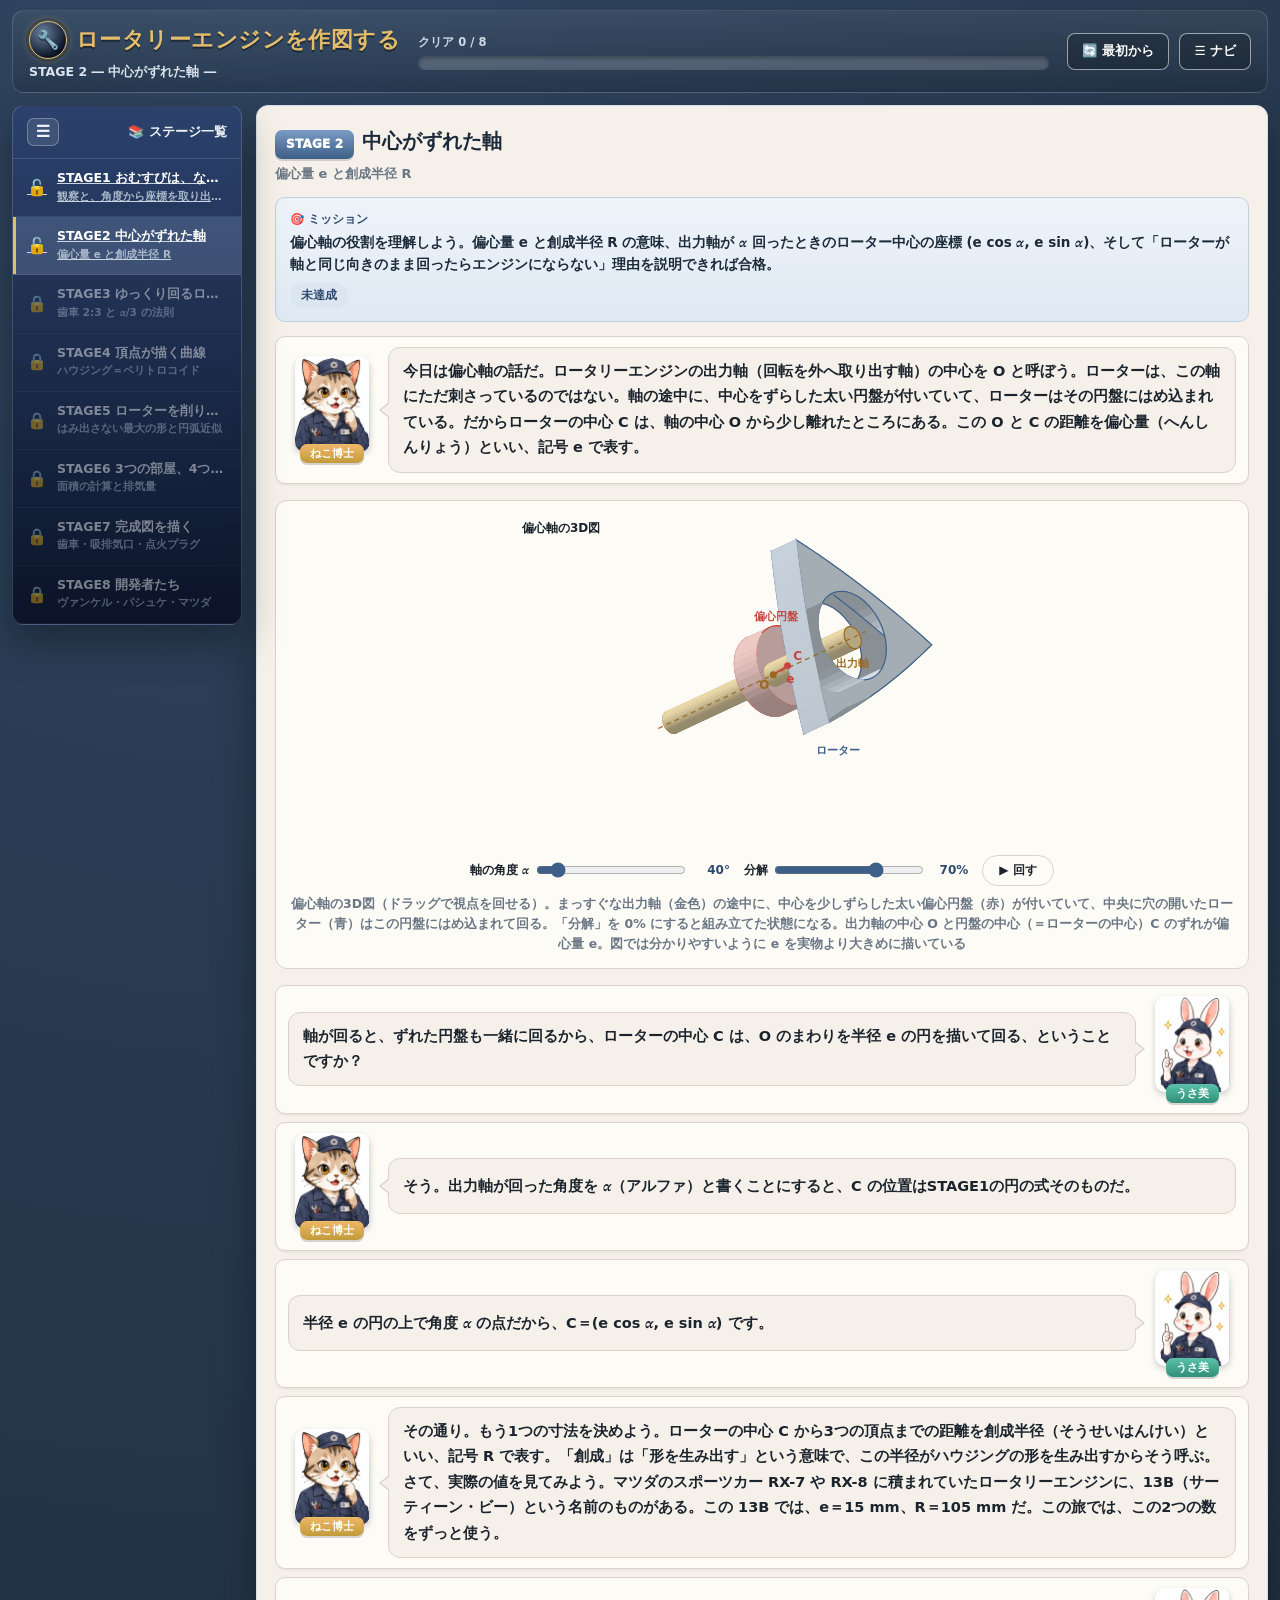
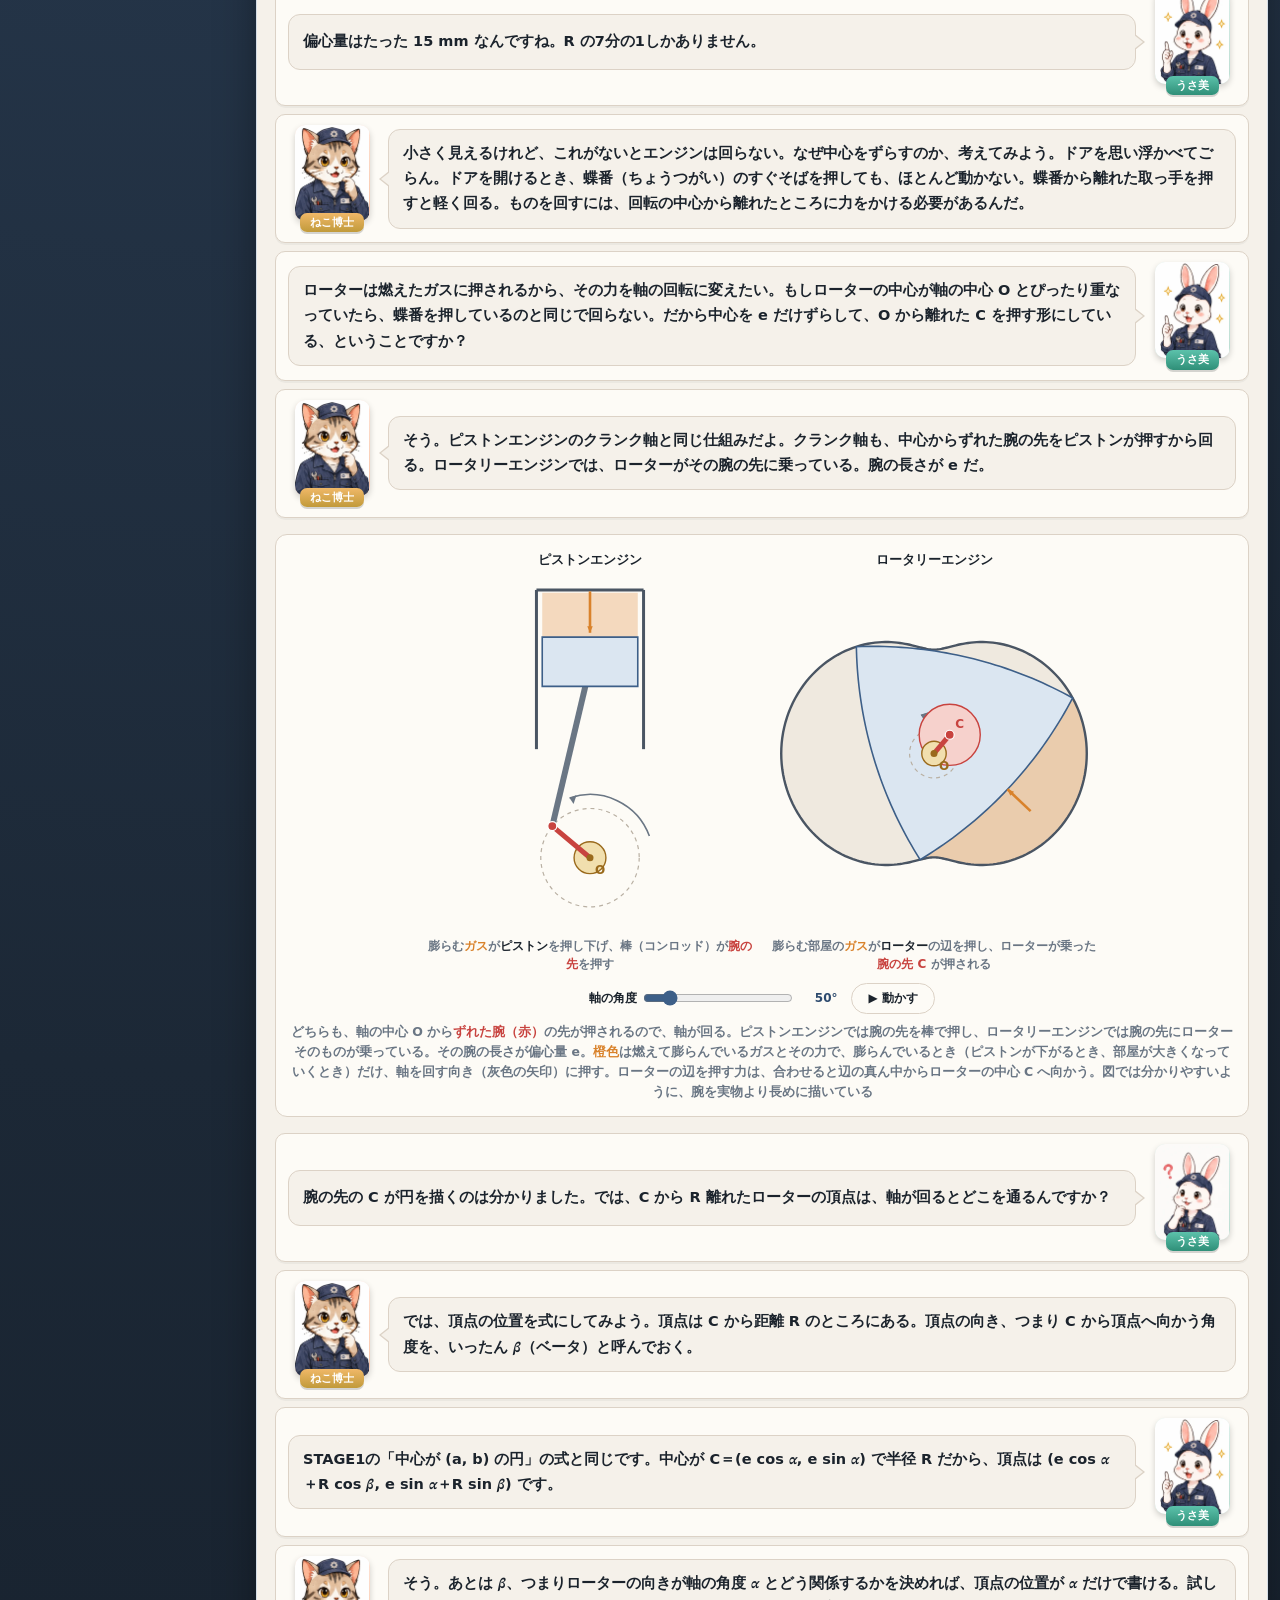
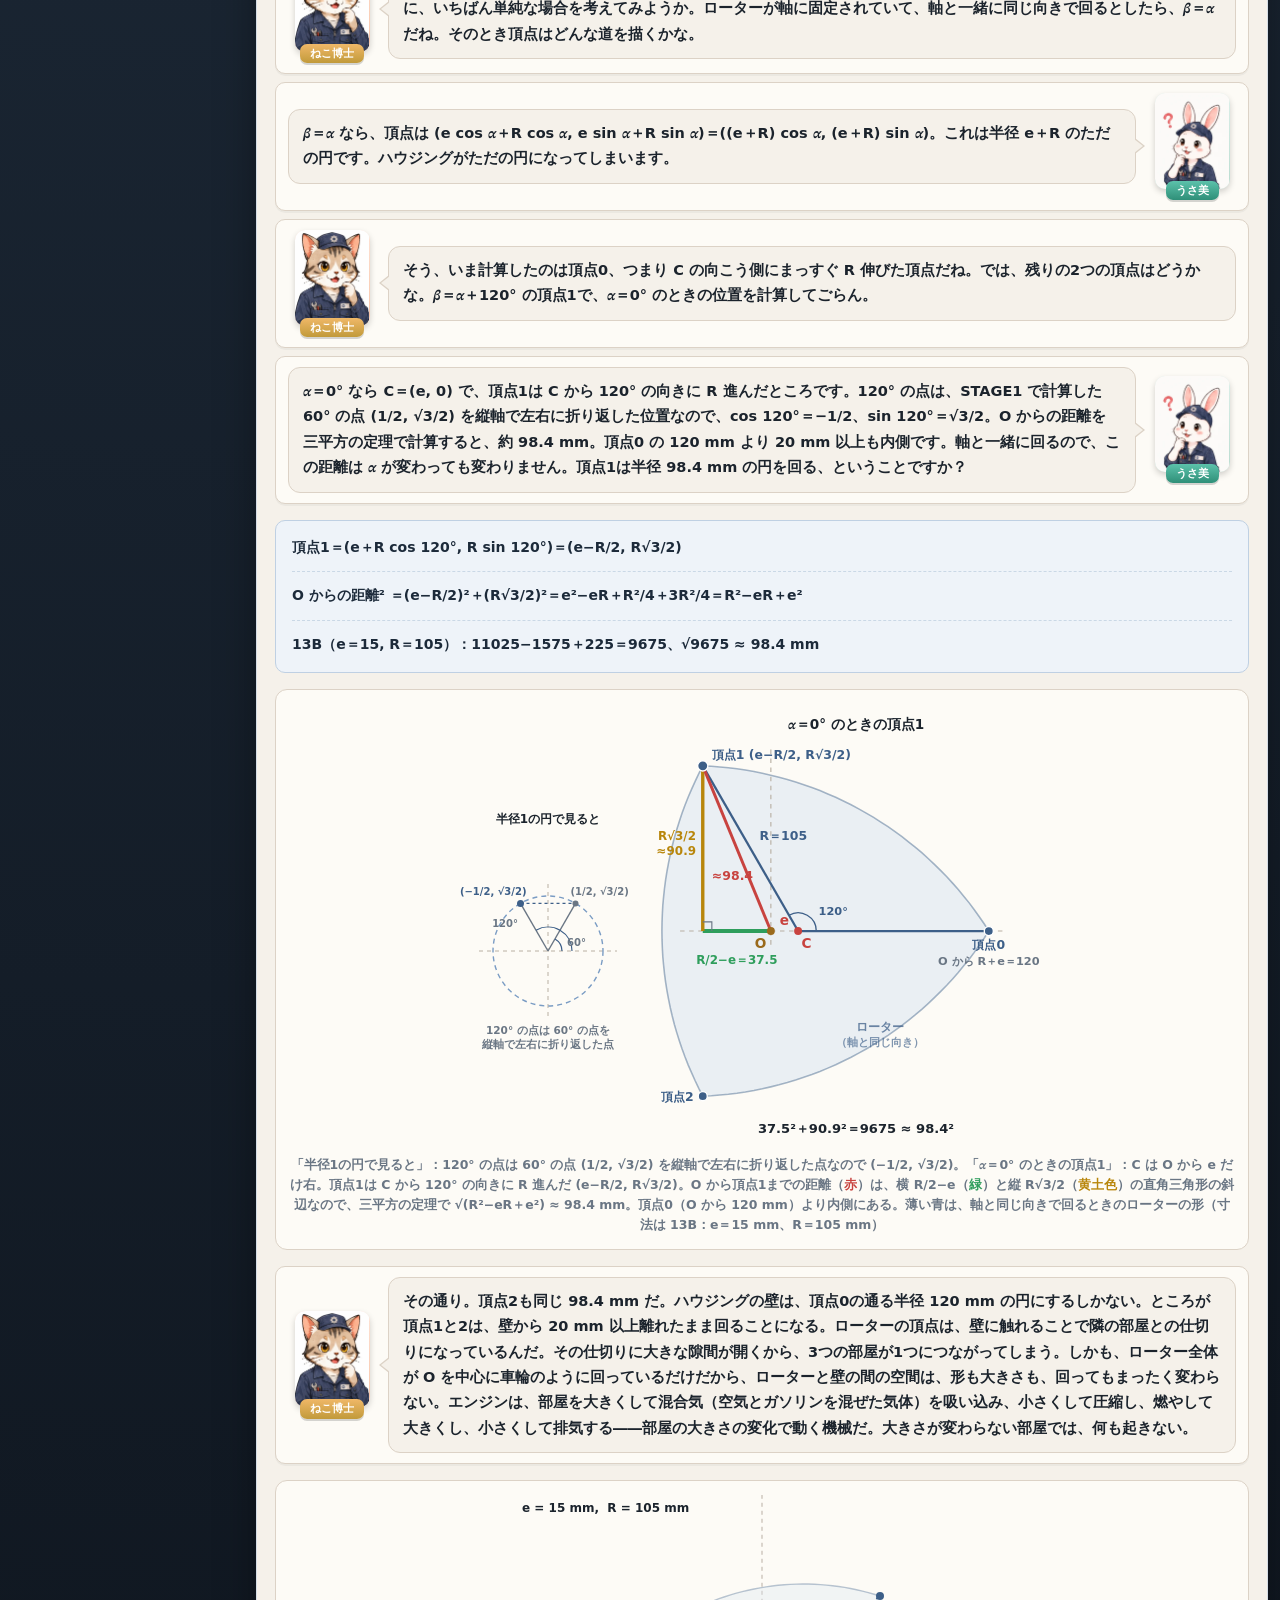
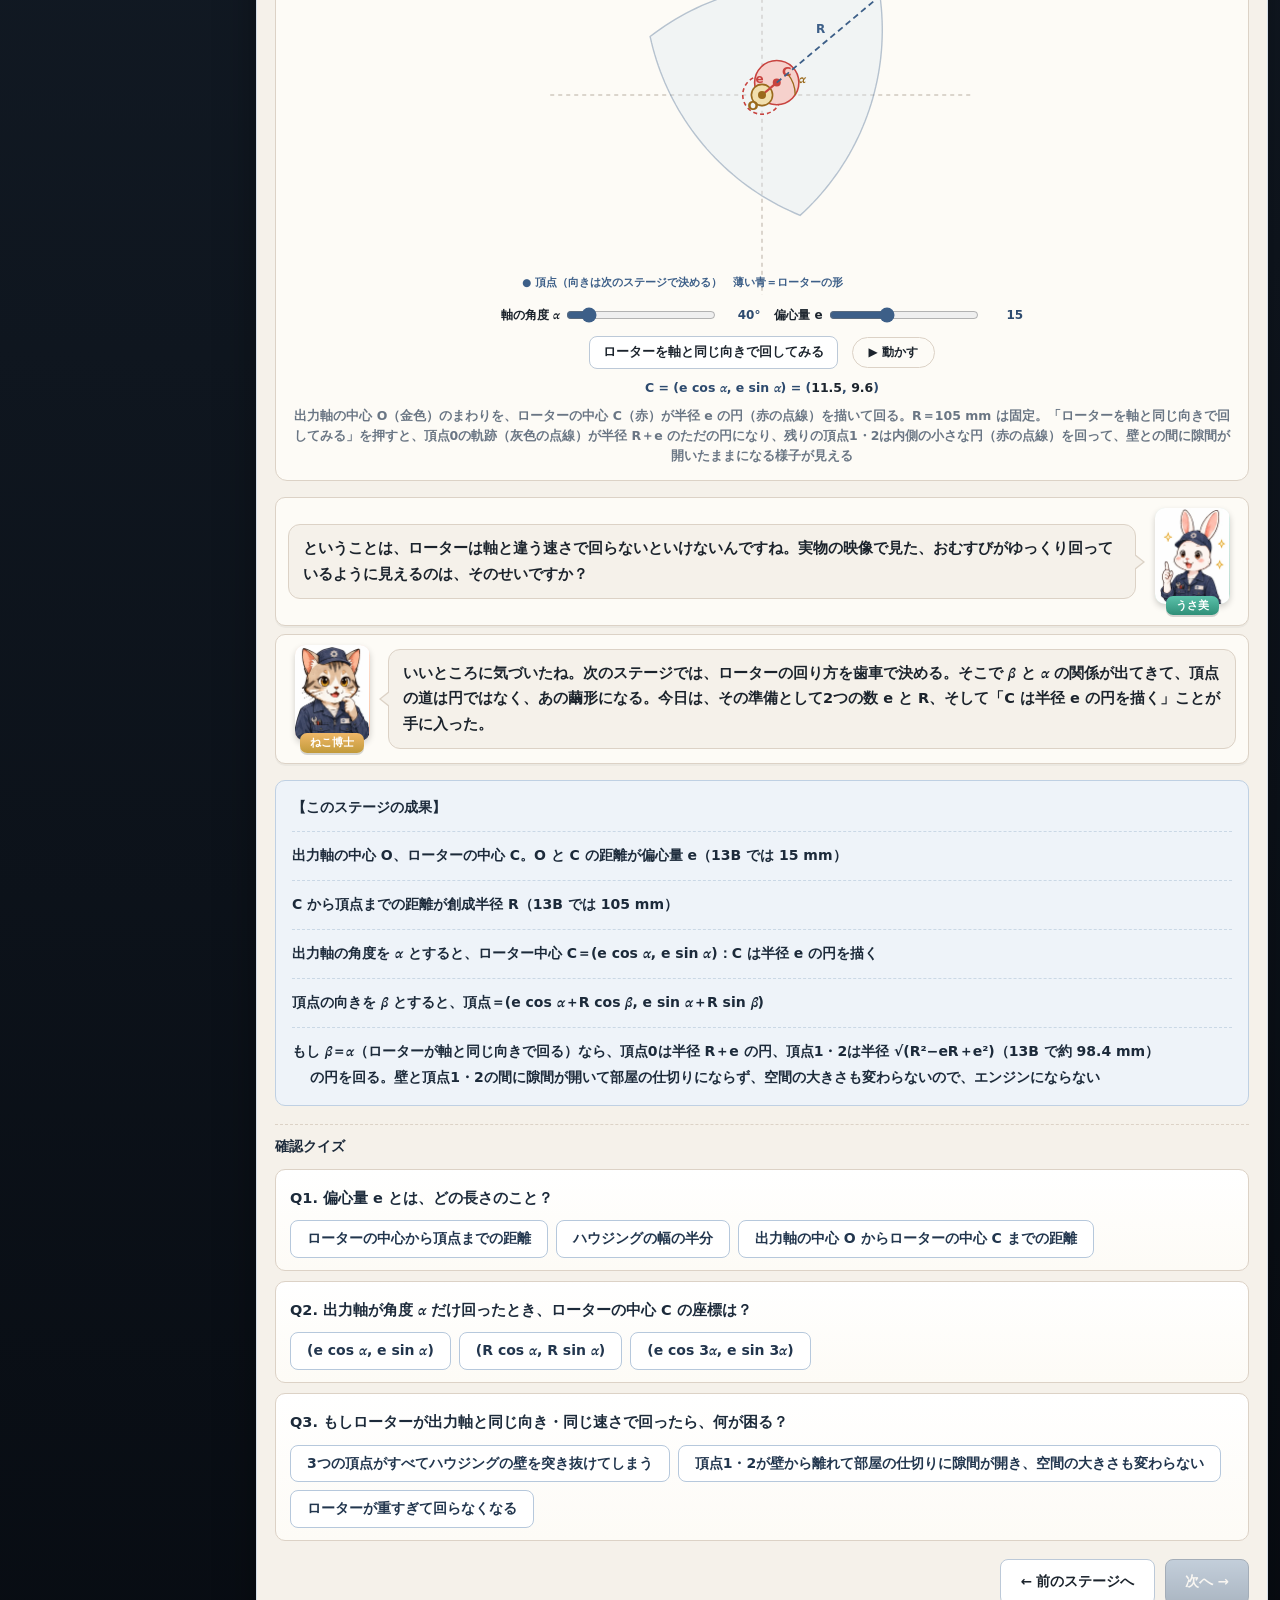
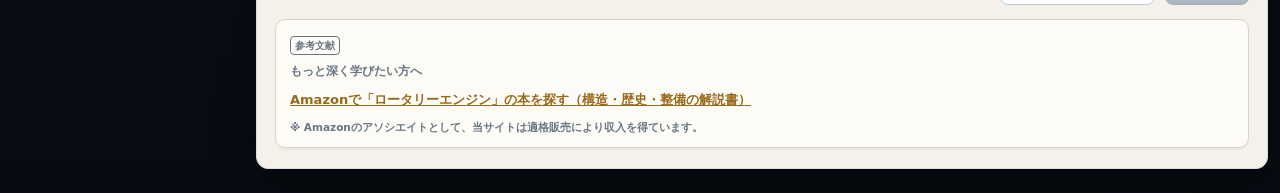
<file: stage2.html>
<!DOCTYPE html>
<html lang="ja">
<head>
<meta charset="UTF-8">
<meta name="viewport" content="width=device-width, initial-scale=1.0">
<meta name="theme-color" content="#1c2836">
<!-- Google tag (gtag.js) -->
<script async src="https://www.googletagmanager.com/gtag/js?id=G-9RTQCP2HXM"></script>
<script>
  window.dataLayer = window.dataLayer || [];
  function gtag(){dataLayer.push(arguments);}
  gtag('js', new Date());
  gtag('config', 'G-9RTQCP2HXM');
</script>
<title>STAGE2 中心がずれた軸（偏心量と創成半径） ― ロータリーエンジンを作図する</title>
<meta name="description" content="ロータリーエンジンの偏心軸とは何か。ローターの中心が出力軸から偏心量 e だけずれて回る理由と、形を決める2つの数（偏心量 e・創成半径 R）を、クランク軸との比較や3D図で解説。">
<link rel="canonical" href="https://rotary-engine.habatakijuku.com/stage2">
<meta property="og:type" content="article">
<meta property="og:site_name" content="ロータリーエンジンを作図する">
<meta property="og:locale" content="ja_JP">
<meta property="og:title" content="STAGE2 中心がずれた軸（偏心量と創成半径） ― ロータリーエンジンを作図する">
<meta property="og:description" content="出力軸の中心 O からずれて回るローターの中心 C。偏心量 e と創成半径 R、ロータリーエンジンの形を決める2つの数を手に入れる。">
<meta property="og:url" content="https://rotary-engine.habatakijuku.com/stage2">
<meta property="og:image" content="https://rotary-engine.habatakijuku.com/images/ogp.png">
<meta property="og:image:width" content="1200">
<meta property="og:image:height" content="630">
<meta property="og:image:alt" content="ロータリーエンジンを作図する：繭形のハウジングと三角おむすび形のローター、ハウジングの式 x＝R cos θ＋e cos 3θ">
<meta name="twitter:card" content="summary_large_image">
<link rel="icon" type="image/png" href="images/favicon.png">
<link rel="apple-touch-icon" href="images/apple-touch-icon.png">
<script type="application/ld+json">
{
  "@context": "https://schema.org",
  "@graph": [
    {
      "@type": "LearningResource",
      "name": "STAGE2 中心がずれた軸",
      "description": "ロータリーエンジンの偏心軸とは何か。ローターの中心が出力軸から偏心量 e だけずれて回る理由と、形を決める2つの数（偏心量 e・創成半径 R）を、クランク軸との比較や3D図で解説。",
      "url": "https://rotary-engine.habatakijuku.com/stage2",
      "inLanguage": "ja",
      "learningResourceType": "learning activity",
      "educationalLevel": "中学生以上",
      "isAccessibleForFree": true,
      "position": 2,
      "isPartOf": {
        "@type": "LearningResource",
        "name": "ロータリーエンジンを作図する",
        "url": "https://rotary-engine.habatakijuku.com/"
      },
      "author": {
        "@type": "Person",
        "name": "ruglerugle"
      }
    },
    {
      "@type": "BreadcrumbList",
      "itemListElement": [
        {
          "@type": "ListItem",
          "position": 1,
          "name": "ロータリーエンジンを作図する",
          "item": "https://rotary-engine.habatakijuku.com/"
        },
        {
          "@type": "ListItem",
          "position": 2,
          "name": "STAGE2 中心がずれた軸",
          "item": "https://rotary-engine.habatakijuku.com/stage2"
        }
      ]
    }
  ]
}
</script>
<link rel="stylesheet" href="design-system.css?v=20261003c">
<style>
  .crank-wrap{display:flex;flex-wrap:nowrap;justify-content:center;gap:8px 14px}
  .crank-panel{flex:1 1 0;min-width:0;max-width:330px;margin:0}
  @media(max-width:520px){.crank-wrap{gap:6px}.crank-panel figcaption{font-size:11.5px}.crank-panel p{font-size:10.5px;line-height:1.45}}
  .crank-panel figcaption{font-size:12.5px;font-weight:900;color:var(--ink);margin-bottom:2px}
  .crank-panel canvas{display:block;width:100%;height:auto}
  .crank-panel p{font-size:12px;font-weight:800;color:var(--muted);margin-top:2px;line-height:1.5}
  .crank-panel b{color:var(--ink)} .crank-panel b.arm{color:#c8433f} .crank-panel b.gas{color:#d9822b}
  .v1-wrap{display:flex;flex-wrap:wrap;justify-content:center;align-items:center;gap:4px 8px}
  .diagram-box .v1-wrap svg.v1a{flex:0 1 180px;width:100%;max-width:200px;height:auto}
  .diagram-box .v1-wrap svg.v1b{flex:1 1 300px;width:100%;max-width:420px;height:auto}
  .v1-svg .rot{fill:rgba(219,230,241,.55);stroke:rgba(61,95,136,.45);stroke-width:1.4}
  .v1-svg .lbRot{fill:rgba(61,95,136,.75);font-size:11px;font-weight:900}
  .v1-svg .lbRot2{fill:rgba(61,95,136,.65);font-size:9.5px;font-weight:800}
  .v1-svg .ttl{fill:#1b232c;font-size:12px;font-weight:900}
  .v1-svg .cap{fill:var(--muted);font-size:10.5px;font-weight:800}
  .v1-svg .sm{fill:var(--muted);font-size:10px;font-weight:800}
  .v1-svg .smB{fill:#3d5f88;font-size:10px;font-weight:900}
  .v1-svg .smR{fill:#3d5f88;font-size:10px;font-weight:900}
  .v1-svg .ax{stroke:#b9b0a3;stroke-width:1;stroke-dasharray:4 4}
  .v1-svg .uc{fill:none;stroke:#7a9cc4;stroke-width:1.4;stroke-dasharray:5 4}
  .v1-svg .rad{stroke:#6a7684;stroke-width:1.4}
  .v1-svg .mir{stroke:#3d5f88;stroke-width:1.2;stroke-dasharray:3 3}
  .v1-svg .arc,.v1-svg .arcR{fill:none;stroke:#3d5f88;stroke-width:1.2}
  .v1-svg .dt{fill:#6a7684}
  .v1-svg .dtB{fill:#3d5f88}
  .v1-svg .rv{stroke:#3d5f88;stroke-width:2}
  .v1-svg .lg{stroke:#2f9e5c;stroke-width:3.5}
  .v1-svg .lv{stroke:#b8860b;stroke-width:3}
  .v1-svg .hy{stroke:#c8433f;stroke-width:2.6}
  .v1-svg .rt{fill:none;stroke:#6a7684;stroke-width:1}
  .v1-svg .dtO{fill:#9a6a1c}
  .v1-svg .dtC{fill:#c8433f}
  .v1-svg .dtV{fill:#3d5f88;stroke:#fff;stroke-width:1.2}
  .v1-svg .lbO{fill:#9a6a1c;font-size:12px;font-weight:900}
  .v1-svg .lbC{fill:#c8433f;font-size:12px;font-weight:900}
  .v1-svg .lbV{fill:#3d5f88;font-size:11px;font-weight:900}
  .v1-svg .lbG{fill:#2f9e5c;font-size:10.5px;font-weight:900}
  .v1-svg .lbL{fill:#b8860b;font-size:10.5px;font-weight:900}
  .v1-svg .lbH{fill:#c8433f;font-size:11px;font-weight:900}
  .v1-svg .eq{fill:#1b232c;font-size:11.5px;font-weight:900}

  #ecc3d{display:block;width:100%;height:auto;touch-action:none;cursor:move}

  .sim-controls{display:flex;align-items:center;gap:8px 14px;flex-wrap:wrap;justify-content:center;margin-top:10px}
  .sim-controls .btn{font-size:12.5px;padding:.45rem .8rem}
  .sim-controls .btn[aria-pressed="true"]{background:linear-gradient(#7a9cc4,#3d5f88);border-color:#2d4a6e;color:#fff}
  .sim-controls .btn:disabled{opacity:.35}
  .sim-controls .grp-label{font-size:11.5px;font-weight:800;color:var(--muted);white-space:nowrap}
  .sim-controls label{display:inline-flex;align-items:center;gap:6px;font-size:12px;font-weight:800;color:var(--ink)}
  .sim-controls input[type=range]{width:150px;accent-color:#3d5f88}
  .sim-controls input[type=number]{width:70px;padding:4px 6px;border:1px solid var(--line);border-radius:6px;font-size:13px;font-weight:800;color:var(--ink);background:#fff}
  .sim-controls output{font-variant-numeric:tabular-nums;min-width:3.2em;text-align:right;color:#2d4a6e}
  .sim-play{padding:6px 16px;border:1px solid var(--line);border-radius:999px;background:var(--paper2);color:var(--ink);font-size:12px;font-weight:800;cursor:pointer}
  .sim-play:hover{background:#fff}
  .cv-wrap{width:100%;max-width:500px;margin-left:auto;margin-right:auto}
  .cv-wrap.two{max-width:760px}
  .cv-wrap canvas{display:block;width:100%;height:auto;border-radius:8px}
  .readout{display:flex;flex-wrap:wrap;gap:6px 16px;justify-content:center;margin-top:8px;font-size:12.5px;font-weight:800;color:#2d4a6e;font-variant-numeric:tabular-nums}
  .readout span b{color:var(--ink)}
  .note-box{background:#fffbe8;border:1px solid #e3d48f;border-radius:10px;padding:12px 14px;margin:12px 0;font-size:13.5px;line-height:1.75;color:#3a3210;font-weight:700}
  .note-box .nb-title{display:block;font-weight:950;margin-bottom:4px;color:#7a5a08}
  .kw{color:#2d4a6e}
  .qlink{color:var(--gold-dark);text-decoration:underline}
</style>
</head>
<body>
<div class="app-shell side-collapsed" id="app-shell">
  <header class="game-header">
    <div class="brand">
      <div class="brand-title"><a class="head-reset home-badge" href="index.html" title="トップへ" aria-label="トップへ">🔧</a> <span>ロータリーエンジンを作図する</span></div>
      <div class="brand-sub">STAGE 2 ― 中心がずれた軸 ―</div>
    </div>
    <div class="head-progress-wrap">
      <div class="head-progress-label" id="progress-label">クリア 0 / 8</div>
      <div class="head-progress" role="progressbar" aria-label="クリア済みステージ数" aria-valuemin="0" aria-valuemax="8" aria-valuenow="0"><div class="head-progress-fill" id="progress-fill" style="width:0%"></div></div>
    </div>
    <div class="header-actions">
      <button class="head-reset" id="btn-reset-all">🔄 最初から</button>
      <button class="head-reset" id="head-nav-toggle" title="ステージ一覧の表示切替">☰ ナビ</button>
    </div>
  </header>
  <div class="game-layout">
    <div class="side-backdrop" id="side-backdrop"></div>
    <aside class="side-panel">
      <div class="side-head">
        <button class="side-toggle" id="sidebar-toggle" title="ステージ一覧の表示切替" aria-label="ステージ一覧の表示切替">☰</button>
        <span class="side-head-text">📚 ステージ一覧</span>
      </div>
      <div class="side-list" id="side-list"></div>
    </aside>
    <main class="main-area">
      <div class="chapter-head">
        <span class="chapter-badge">STAGE 2</span><h1 class="chapter-title">中心がずれた軸</h1>
        <div class="chapter-sub">偏心量 e と創成半径 R</div>
      </div>
      <div class="mission-box">
        <div class="mission-label">🎯 ミッション</div>
        <div class="mission-text">偏心軸の役割を理解しよう。偏心量 e と創成半径 R の意味、出力軸が α 回ったときのローター中心の座標 (e cos α, e sin α)、そして「ローターが軸と同じ向きのまま回ったらエンジンにならない」理由を説明できれば合格。</div>
        <span class="mission-status" id="mission-status">未達成</span>
      </div>

      <div class="dialogue-scene">
        <div class="dialog-row">
          <div class="dialog-character">
            <div class="dialog-avatar mentor"><img src="images/cat.webp" width="300" height="386" alt=""></div>
            <div class="dialog-name mentor">ねこ博士</div>
          </div>
          <div class="dialog-bubble">今日は偏心軸の話だ。ロータリーエンジンの出力軸（回転を外へ取り出す軸）の中心を <strong>O</strong> と呼ぼう。ローターは、この軸にただ刺さっているのではない。軸の途中に、<strong>中心をずらした太い円盤</strong>が付いていて、ローターはその円盤にはめ込まれている。だからローターの中心 <strong>C</strong> は、軸の中心 O から少し離れたところにある。この <strong>O と C の距離を偏心量（へんしんりょう）</strong>といい、記号 <strong>e</strong> で表す。</div>
        </div>
      </div>

      <div class="diagram-box">
        <div class="cv-wrap"><canvas id="ecc3d" role="img" aria-label="偏心軸の3D図。まっすぐな出力軸の途中に、中心をずらした太い偏心円盤が付いていて、中央に穴の開いたローターがその円盤にはめ込まれている。分解のスライダーでローターを軸方向に引き抜いて中の円盤を見られる。軸の角度を変えると円盤とローターが回る。ドラッグで視点を回せる"></canvas></div>
        <div class="sim-controls">
          <label>軸の角度 α <input type="range" id="ecc-al" min="0" max="360" value="40" step="1"> <output id="ecc-alv">40°</output></label>
          <label>分解 <input type="range" id="ecc-ex" min="0" max="100" value="70" step="1"> <output id="ecc-exv">70%</output></label>
          <button class="sim-play" id="ecc-play" type="button" aria-pressed="false">▶ 回す</button>
        </div>
        <div class="diagram-caption">偏心軸の3D図（ドラッグで視点を回せる）。まっすぐな<strong>出力軸</strong>（金色）の途中に、中心を少しずらした太い<strong>偏心円盤</strong>（赤）が付いていて、中央に穴の開いた<strong>ローター</strong>（青）はこの円盤にはめ込まれて回る。「分解」を 0% にすると組み立てた状態になる。出力軸の中心 <strong>O</strong> と円盤の中心（＝ローターの中心）<strong>C</strong> のずれが<strong>偏心量 e</strong>。図では分かりやすいように e を実物より大きめに描いている</div>
      </div>

      <div class="dialogue-scene">
        <div class="dialog-row right">
          <div class="dialog-character">
            <div class="dialog-avatar student"><img src="images/rabbit.webp" width="300" height="386" alt=""></div>
            <div class="dialog-name student">うさ美</div>
          </div>
          <div class="dialog-bubble">軸が回ると、ずれた円盤も一緒に回るから、ローターの中心 C は、O のまわりを半径 e の円を描いて回る、ということですか？</div>
        </div>
        <div class="dialog-row">
          <div class="dialog-character">
            <div class="dialog-avatar mentor"><img src="images/cat.webp" width="300" height="386" alt="" loading="lazy" decoding="async"></div>
            <div class="dialog-name mentor">ねこ博士</div>
          </div>
          <div class="dialog-bubble">そう。出力軸が回った角度を <strong>α（アルファ）</strong>と書くことにすると、C の位置はSTAGE1の円の式そのものだ。</div>
        </div>
        <div class="dialog-row right">
          <div class="dialog-character">
            <div class="dialog-avatar student"><img src="images/rabbit.webp" width="300" height="386" alt="" loading="lazy" decoding="async"></div>
            <div class="dialog-name student">うさ美</div>
          </div>
          <div class="dialog-bubble">半径 e の円の上で角度 α の点だから、<strong>C＝(e cos α, e sin α)</strong> です。</div>
        </div>
        <div class="dialog-row">
          <div class="dialog-character">
            <div class="dialog-avatar mentor"><img src="images/cat.webp" width="300" height="386" alt="" loading="lazy" decoding="async"></div>
            <div class="dialog-name mentor">ねこ博士</div>
          </div>
          <div class="dialog-bubble">その通り。もう1つの寸法を決めよう。ローターの中心 C から3つの頂点までの距離を<strong>創成半径（そうせいはんけい）</strong>といい、記号 <strong>R</strong> で表す。「創成」は「形を生み出す」という意味で、この半径がハウジングの形を生み出すからそう呼ぶ。さて、実際の値を見てみよう。マツダのスポーツカー RX-7 や RX-8 に積まれていたロータリーエンジンに、<strong>13B</strong>（サーティーン・ビー）という名前のものがある。この 13B では、<strong>e＝15 mm、R＝105 mm</strong> だ。この旅では、この2つの数をずっと使う。</div>
        </div>
        <div class="dialog-row right">
          <div class="dialog-character">
            <div class="dialog-avatar student"><img src="images/rabbit.webp" width="300" height="386" alt="" loading="lazy" decoding="async"></div>
            <div class="dialog-name student">うさ美</div>
          </div>
          <div class="dialog-bubble">偏心量はたった 15 mm なんですね。R の7分の1しかありません。</div>
        </div>
        <div class="dialog-row">
          <div class="dialog-character">
            <div class="dialog-avatar mentor"><img src="images/cat.webp" width="300" height="386" alt="" loading="lazy" decoding="async"></div>
            <div class="dialog-name mentor">ねこ博士</div>
          </div>
          <div class="dialog-bubble">小さく見えるけれど、これがないとエンジンは回らない。なぜ中心をずらすのか、考えてみよう。ドアを思い浮かべてごらん。ドアを開けるとき、蝶番（ちょうつがい）のすぐそばを押しても、ほとんど動かない。蝶番から離れた取っ手を押すと軽く回る。<strong>ものを回すには、回転の中心から離れたところに力をかける必要がある</strong>んだ。</div>
        </div>
        <div class="dialog-row right">
          <div class="dialog-character">
            <div class="dialog-avatar student"><img src="images/rabbit.webp" width="300" height="386" alt="" loading="lazy" decoding="async"></div>
            <div class="dialog-name student">うさ美</div>
          </div>
          <div class="dialog-bubble">ローターは燃えたガスに押されるから、その力を軸の回転に変えたい。もしローターの中心が軸の中心 O とぴったり重なっていたら、蝶番を押しているのと同じで回らない。だから中心を e だけずらして、O から離れた C を押す形にしている、ということですか？</div>
        </div>
        <div class="dialog-row">
          <div class="dialog-character">
            <div class="dialog-avatar mentor"><img src="images/cat.webp" width="300" height="386" alt="" loading="lazy" decoding="async"></div>
            <div class="dialog-name mentor">ねこ博士</div>
          </div>
          <div class="dialog-bubble">そう。ピストンエンジンのクランク軸と同じ仕組みだよ。クランク軸も、中心からずれた腕の先をピストンが押すから回る。ロータリーエンジンでは、ローターがその腕の先に乗っている。腕の長さが e だ。</div>
        </div>
      </div>

      <div class="diagram-box">
        <div class="crank-wrap">
          <figure class="crank-panel"><figcaption>ピストンエンジン</figcaption><canvas id="cvCrank" role="img" aria-label="ピストンエンジンのクランク軸。ガスがピストンを押し、ピストンは棒（コンロッド）で、軸の中心 O からずれた腕（クランク）の先を押す。腕の先が押されるので軸が回る"></canvas><p>膨らむ<b class="gas">ガス</b>が<b>ピストン</b>を押し下げ、棒（コンロッド）が<b class="arm">腕の先</b>を押す</p></figure>
          <figure class="crank-panel"><figcaption>ロータリーエンジン</figcaption><canvas id="cvEcc" role="img" aria-label="ロータリーエンジンの偏心軸。ローターは軸の中心 O から e だけずれた腕の先 C に乗っていて、ガスがローターを押すと、腕の先が押されて軸が回る"></canvas><p>膨らむ部屋の<b class="gas">ガス</b>が<b>ローター</b>の辺を押し、ローターが乗った<b class="arm">腕の先 C</b> が押される</p></figure>
        </div>
        <div class="sim-controls">
          <label>軸の角度 <input type="range" id="crk-al" min="0" max="360" value="50" step="1"> <output id="crk-alo">50°</output></label>
          <button class="sim-play" id="crk-play" type="button" aria-pressed="false">▶ 動かす</button>
        </div>
        <div class="diagram-caption">どちらも、軸の中心 <strong>O</strong> から<strong style="color:#c8433f">ずれた腕（赤）</strong>の先が押されるので、軸が回る。ピストンエンジンでは腕の先を棒で押し、ロータリーエンジンでは腕の先にローターそのものが乗っている。その腕の長さが偏心量 <strong>e</strong>。<span style="color:#d9822b">橙色</span>は燃えて膨らんでいるガスとその力で、膨らんでいるとき（ピストンが下がるとき、部屋が大きくなっていくとき）だけ、軸を回す向き（灰色の矢印）に押す。ローターの辺を押す力は、合わせると辺の真ん中からローターの中心 C へ向かう。図では分かりやすいように、腕を実物より長めに描いている</div>
      </div>

      <div class="dialogue-scene">
        <div class="dialog-row right">
          <div class="dialog-character">
            <div class="dialog-avatar student"><img src="images/rabbitThink.webp" width="300" height="386" alt="" loading="lazy" decoding="async"></div>
            <div class="dialog-name student">うさ美</div>
          </div>
          <div class="dialog-bubble">腕の先の C が円を描くのは分かりました。では、C から R 離れたローターの頂点は、軸が回るとどこを通るんですか？</div>
        </div>
        <div class="dialog-row">
          <div class="dialog-character">
            <div class="dialog-avatar mentor"><img src="images/cat.webp" width="300" height="386" alt="" loading="lazy" decoding="async"></div>
            <div class="dialog-name mentor">ねこ博士</div>
          </div>
          <div class="dialog-bubble">では、頂点の位置を式にしてみよう。頂点は C から距離 R のところにある。頂点の向き、つまり C から頂点へ向かう角度を、いったん β（ベータ）と呼んでおく。</div>
        </div>
        <div class="dialog-row right">
          <div class="dialog-character">
            <div class="dialog-avatar student"><img src="images/rabbit.webp" width="300" height="386" alt="" loading="lazy" decoding="async"></div>
            <div class="dialog-name student">うさ美</div>
          </div>
          <div class="dialog-bubble">STAGE1の「中心が (a, b) の円」の式と同じです。中心が C＝(e cos α, e sin α) で半径 R だから、頂点は <strong>(e cos α＋R cos β, e sin α＋R sin β)</strong> です。</div>
        </div>
        <div class="dialog-row">
          <div class="dialog-character">
            <div class="dialog-avatar mentor"><img src="images/cat.webp" width="300" height="386" alt="" loading="lazy" decoding="async"></div>
            <div class="dialog-name mentor">ねこ博士</div>
          </div>
          <div class="dialog-bubble">そう。あとは β、つまり<strong>ローターの向きが軸の角度 α とどう関係するか</strong>を決めれば、頂点の位置が α だけで書ける。試しに、いちばん単純な場合を考えてみようか。ローターが軸に固定されていて、軸と一緒に同じ向きで回るとしたら、β＝α だね。そのとき頂点はどんな道を描くかな。</div>
        </div>
        <div class="dialog-row right">
          <div class="dialog-character">
            <div class="dialog-avatar student"><img src="images/rabbitThink.webp" width="300" height="386" alt="" loading="lazy" decoding="async"></div>
            <div class="dialog-name student">うさ美</div>
          </div>
          <div class="dialog-bubble">β＝α なら、頂点は (e cos α＋R cos α, e sin α＋R sin α)＝((e＋R) cos α, (e＋R) sin α)。これは<strong>半径 e＋R のただの円</strong>です。ハウジングがただの円になってしまいます。</div>
        </div>
        <div class="dialog-row">
          <div class="dialog-character">
            <div class="dialog-avatar mentor"><img src="images/cat.webp" width="300" height="386" alt="" loading="lazy" decoding="async"></div>
            <div class="dialog-name mentor">ねこ博士</div>
          </div>
          <div class="dialog-bubble">そう、いま計算したのは頂点0、つまり C の向こう側にまっすぐ R 伸びた頂点だね。では、残りの2つの頂点はどうかな。β＝α＋120° の頂点1で、α＝0° のときの位置を計算してごらん。</div>
        </div>
        <div class="dialog-row right">
          <div class="dialog-character">
            <div class="dialog-avatar student"><img src="images/rabbitThink.webp" width="300" height="386" alt="" loading="lazy" decoding="async"></div>
            <div class="dialog-name student">うさ美</div>
          </div>
          <div class="dialog-bubble">α＝0° なら C＝(e, 0) で、頂点1は C から 120° の向きに R 進んだところです。120° の点は、STAGE1 で計算した 60° の点 (1/2, √3/2) を縦軸で左右に折り返した位置なので、cos 120°＝−1/2、sin 120°＝√3/2。O からの距離を三平方の定理で計算すると、約 <strong>98.4 mm</strong>。頂点0 の 120 mm より 20 mm 以上も内側です。軸と一緒に回るので、この距離は α が変わっても変わりません。頂点1は半径 98.4 mm の円を回る、ということですか？</div>
        </div>
      </div>

      <div class="formula-box">
        <span class="step">頂点1＝<span class="nw">(e＋R cos 120°, R sin 120°)</span>＝<span class="nw">(e−R/2, R√3/2)</span></span>
        <span class="step">O からの距離² ＝<span class="nw">(e−R/2)²＋(R√3/2)²</span><br class="wbr">＝<span class="nw">e²−eR＋R²/4＋3R²/4</span><br class="wbr">＝<span class="nw"><strong>R²−eR＋e²</strong></span></span>
        <span class="step">13B（e＝15, R＝105）：<span class="nw">11025−1575＋225＝9675</span>、<span class="nw">√9675 ≈ <strong>98.4 mm</strong></span></span>
      </div>

      <div class="diagram-box">
        <div class="v1-wrap">
        <svg class="v1-svg v1a" viewBox="0 0 180 250" role="img" aria-label="半径1の円の上で、120度の点は60度の点 (1/2, √3/2) を縦軸で左右に折り返した点 (−1/2, √3/2) であることを示す図">
          <text class="ttl" x="90" y="22" text-anchor="middle">半径1の円で見ると</text>
          <line class="ax" x1="21" y1="150" x2="159" y2="150"></line>
          <line class="ax" x1="90" y1="215" x2="90" y2="81"></line>
          <circle class="uc" cx="90" cy="150" r="55"></circle>
          <line class="rad" x1="90" y1="150" x2="117.5" y2="102.4"></line>
          <line class="rad" x1="90" y1="150" x2="62.5" y2="102.4"></line>
          <line class="mir" x1="62.5" y1="102.4" x2="117.5" y2="102.4"></line>
          <path class="arc" d="M104 150 A14 14 0 0 0 97.0 137.9"></path>
          <path class="arc" d="M114 150 A24 24 0 0 0 78.0 129.2"></path>
          <text class="sm" x="109" y="145">60°</text>
          <text class="sm" x="60" y="126" text-anchor="end">120°</text>
          <circle class="dt" cx="117.5" cy="102.4" r="3"></circle>
          <circle class="dtB" cx="62.5" cy="102.4" r="3.5"></circle>
          <text class="sm" x="112.5" y="94.4">(1/2, √3/2)</text>
          <text class="smB" x="68.5" y="94.4" text-anchor="end">(−1/2, √3/2)</text>
          <text class="cap" x="90" y="233" text-anchor="middle">120° の点は 60° の点を</text>
          <text class="cap" x="90" y="247" text-anchor="middle">縦軸で左右に折り返した点</text>

        </svg>
        <svg class="v1-svg v1b" viewBox="150 0 370 390" role="img" aria-label="軸の角度0度のときの図で、O から e だけ右に C があり、頂点0は O から120ミリ右、頂点1は C から120度の向きに R＝105ミリ。O と頂点1を結ぶ線を斜辺とし、横37.5ミリ、縦90.9ミリの直角三角形から、O と頂点1の距離が約98.4ミリと分かる">
          <text class="ttl" x="335" y="22" text-anchor="middle">α＝0° のときの頂点1</text>
          <polygon class="rot" points="452.0,200.0 447.9,193.6 443.6,187.4 439.2,181.2 434.7,175.2 429.9,169.3 425.1,163.5 420.1,157.8 415.0,152.2 409.7,146.8 404.3,141.5 398.8,136.3 393.2,131.2 387.4,126.3 381.5,121.6 375.5,116.9 369.4,112.5 363.2,108.1 356.9,104.0 350.5,99.9 344.0,96.1 337.4,92.4 330.7,88.8 323.9,85.5 317.1,82.2 310.2,79.2 303.2,76.3 296.1,73.6 289.0,71.1 281.8,68.7 274.5,66.5 267.2,64.5 259.9,62.7 252.5,61.0 245.1,59.5 237.6,58.2 230.1,57.1 222.6,56.2 215.1,55.5 207.6,54.9 200.0,54.5 196.6,61.2 193.3,68.1 190.2,75.0 187.2,81.9 184.4,89.0 181.8,96.1 179.4,103.2 177.1,110.5 175.0,117.7 173.1,125.1 171.4,132.4 169.9,139.8 168.5,147.3 167.3,154.8 166.3,162.3 165.5,169.8 164.8,177.3 164.4,184.9 164.1,192.4 164.0,200.0 164.1,207.6 164.4,215.1 164.8,222.7 165.5,230.2 166.3,237.7 167.3,245.2 168.5,252.7 169.9,260.2 171.4,267.6 173.1,274.9 175.0,282.3 177.1,289.5 179.4,296.8 181.8,303.9 184.4,311.0 187.2,318.1 190.2,325.0 193.3,331.9 196.6,338.8 200.0,345.5 207.6,345.1 215.1,344.5 222.6,343.8 230.1,342.9 237.6,341.8 245.1,340.5 252.5,339.0 259.9,337.3 267.2,335.5 274.5,333.5 281.8,331.3 289.0,328.9 296.1,326.4 303.2,323.7 310.2,320.8 317.1,317.8 323.9,314.5 330.7,311.2 337.4,307.6 344.0,303.9 350.5,300.1 356.9,296.0 363.2,291.9 369.4,287.5 375.5,283.1 381.5,278.4 387.4,273.7 393.2,268.8 398.8,263.7 404.3,258.5 409.7,253.2 415.0,247.8 420.1,242.2 425.1,236.5 429.9,230.7 434.7,224.8 439.2,218.8 443.6,212.6 447.9,206.4"></polygon>
          <text class="lbRot" x="356.0" y="288.0" text-anchor="middle">ローター</text>
          <text class="lbRot2" x="356.0" y="301.0" text-anchor="middle">（軸と同じ向き）</text>
          <circle class="dtV" cx="200.0" cy="345.5" r="4"></circle>
          <text class="lbV" x="192" y="349.5" text-anchor="end">頂点2</text>
          <line class="ax" x1="180" y1="200" x2="464.8" y2="200"></line>
          <line class="ax" x1="260" y1="212" x2="260" y2="40"></line>
          <line class="rv" x1="284" y1="200" x2="452" y2="200"></line>
          <line class="rv" x1="284" y1="200" x2="200.0" y2="54.5"></line>
          <line class="lg" x1="200" y1="200" x2="260" y2="200"></line>
          <line class="lv" x1="200" y1="200" x2="200" y2="54.5"></line>
          <line class="hy" x1="260" y1="200" x2="200.0" y2="54.5"></line>
          <path class="rt" d="M208 200 V192 H200"></path>
          <path class="arcR" d="M300 200 A16 16 0 0 0 276.0 186.1"></path>
          <text class="smR" x="302" y="186">120°</text>
          <circle class="dtO" cx="260" cy="200" r="3.5"></circle>
          <circle class="dtC" cx="284" cy="200" r="3.5"></circle>
          <circle class="dtV" cx="452" cy="200" r="4"></circle>
          <circle class="dtV" cx="200.0" cy="54.5" r="4.5"></circle>
          <text class="lbO" x="256" y="215" text-anchor="end">O</text>
          <text class="lbC" x="287" y="215">C</text>
          <text class="lbC" x="272" y="195" text-anchor="middle">e</text>
          <text class="lbV" x="452" y="216" text-anchor="middle">頂点0</text>
          <text class="sm" x="452" y="230" text-anchor="middle">O から R＋e＝120</text>
          <text class="lbV" x="208.0" y="48.5">頂点1 (e−R/2, R√3/2)</text>
          <text class="lbV" x="250" y="120">R＝105</text>
          <text class="lbG" x="230" y="229" text-anchor="middle">R/2−e＝37.5</text>
          <text class="lbL" x="194" y="120" text-anchor="end">R√3/2</text>
          <text class="lbL" x="194" y="133" text-anchor="end">≈90.9</text>
          <text class="lbH" x="208" y="155.2">≈98.4</text>
          <text class="eq" x="335" y="378" text-anchor="middle">37.5²＋90.9²＝9675 ≈ 98.4²</text>
                </svg>
        </div>
        <div class="diagram-caption">「半径1の円で見ると」：120° の点は 60° の点 (1/2, √3/2) を縦軸で左右に折り返した点なので (−1/2, √3/2)。「α＝0° のときの頂点1」：C は O から e だけ右。頂点1は C から 120° の向きに R 進んだ (e−R/2, R√3/2)。O から頂点1までの距離（<span style="color:#c8433f">赤</span>）は、横 R/2−e（<span style="color:#2f9e5c">緑</span>）と縦 R√3/2（<span style="color:#b8860b">黄土色</span>）の直角三角形の斜辺なので、三平方の定理で √(R²−eR＋e²) ≈ 98.4 mm。頂点0（O から 120 mm）より内側にある。薄い青は、軸と同じ向きで回るときのローターの形（寸法は 13B：e＝15 mm、R＝105 mm）</div>
      </div>

      <div class="dialogue-scene">
        <div class="dialog-row">
          <div class="dialog-character">
            <div class="dialog-avatar mentor"><img src="images/cat.webp" width="300" height="386" alt="" loading="lazy" decoding="async"></div>
            <div class="dialog-name mentor">ねこ博士</div>
          </div>
          <div class="dialog-bubble">その通り。頂点2も同じ 98.4 mm だ。ハウジングの壁は、頂点0の通る半径 120 mm の円にするしかない。ところが頂点1と2は、壁から 20 mm 以上離れたまま回ることになる。ローターの頂点は、壁に触れることで隣の部屋との<strong>仕切り</strong>になっているんだ。その仕切りに大きな隙間が開くから、3つの部屋が1つにつながってしまう。しかも、ローター全体が O を中心に車輪のように回っているだけだから、ローターと壁の間の空間は、形も大きさも、回ってもまったく変わらない。エンジンは、部屋を大きくして混合気（空気とガソリンを混ぜた気体）を吸い込み、小さくして圧縮し、燃やして大きくし、小さくして排気する――<strong>部屋の大きさの変化</strong>で動く機械だ。大きさが変わらない部屋では、何も起きない。</div>
        </div>
      </div>

      <div class="diagram-box">
        <div class="cv-wrap"><canvas id="cv2" role="img" aria-label="出力軸の中心 O のまわりを、ローター中心 C が半径 e の円を描いて回る様子。C から距離 R の位置に頂点がある。ローターの向きを軸と同じにすると、頂点は半径 R+e の円を描く"></canvas></div>
        <div class="sim-controls">
          <label>軸の角度 α <input type="range" id="al2" min="0" max="360" value="40" step="1"> <output id="al2o">40°</output></label>
          <label>偏心量 e <input type="range" id="e2" min="0" max="40" value="15" step="1"> <output id="e2o">15</output></label>
        </div>
        <div class="sim-controls">
          <button class="btn" type="button" id="tri2" aria-pressed="false">ローターを軸と同じ向きで回してみる</button>
          <button class="sim-play" id="play2" type="button" aria-pressed="false">▶ 動かす</button>
        </div>
        <div class="readout" id="ro2"></div>
        <div class="diagram-caption">出力軸の中心 O（金色）のまわりを、ローターの中心 C（赤）が半径 e の円（赤の点線）を描いて回る。R＝105 mm は固定。「ローターを軸と同じ向きで回してみる」を押すと、頂点0の軌跡（灰色の点線）が半径 R＋e のただの円になり、残りの頂点1・2は内側の小さな円（赤の点線）を回って、壁との間に隙間が開いたままになる様子が見える</div>
      </div>

      <div class="dialogue-scene">
        <div class="dialog-row right">
          <div class="dialog-character">
            <div class="dialog-avatar student"><img src="images/rabbit.webp" width="300" height="386" alt="" loading="lazy" decoding="async"></div>
            <div class="dialog-name student">うさ美</div>
          </div>
          <div class="dialog-bubble">ということは、ローターは軸と<strong>違う速さ</strong>で回らないといけないんですね。実物の映像で見た、おむすびがゆっくり回っているように見えるのは、そのせいですか？</div>
        </div>
        <div class="dialog-row">
          <div class="dialog-character">
            <div class="dialog-avatar mentor"><img src="images/cat.webp" width="300" height="386" alt="" loading="lazy" decoding="async"></div>
            <div class="dialog-name mentor">ねこ博士</div>
          </div>
          <div class="dialog-bubble">いいところに気づいたね。次のステージでは、ローターの回り方を歯車で決める。そこで β と α の関係が出てきて、頂点の道は円ではなく、あの繭形になる。今日は、その準備として2つの数 e と R、そして「C は半径 e の円を描く」ことが手に入った。</div>
        </div>
      </div>

      <div class="formula-box">
        <span class="step">【このステージの成果】</span>
        <span class="step">出力軸の中心 O、ローターの中心 C。O と C の距離が<strong>偏心量 e</strong>（13B では 15 mm）</span>
        <span class="step">C から頂点までの距離が<strong>創成半径 R</strong>（13B では 105 mm）</span>
        <span class="step">出力軸の角度を α とすると、ローター中心 <span class="nw">C＝(e cos α, e sin α)</span>：C は半径 e の円を描く</span>
        <span class="step">頂点の向きを β とすると、頂点＝<span class="nw">(e cos α＋R cos β, e sin α＋R sin β)</span></span>
        <span class="step">もし β＝α（ローターが軸と同じ向きで回る）なら、頂点0は半径 R＋e の円、頂点1・2は半径 <span class="nw">√(R²−eR＋e²)</span>（13B で約 98.4 mm）の円を回る。壁と頂点1・2の間に隙間が開いて部屋の仕切りにならず、空間の大きさも変わらないので、エンジンにならない</span>
      </div>

      <h2 class="quiz-head">確認クイズ</h2>
      <div class="quiz-card" data-quiz>
        <p class="quiz-q">Q1. 偏心量 e とは、どの長さのこと？</p>
        <div class="choice-list">
          <button class="choice-btn">ローターの中心から頂点までの距離</button>
          <button class="choice-btn">ハウジングの幅の半分</button>
          <button class="choice-btn">出力軸の中心 O からローターの中心 C までの距離</button>
        </div>
        <div class="quiz-explain" hidden>正解！ 偏心量 e は、軸の中心とローターの中心のずれ。13B では 15 mm。ドアの取っ手と蝶番の距離のように、回す力を生むために必要なずれだ。</div>
      </div>
      <div class="quiz-card" data-quiz>
        <p class="quiz-q">Q2. 出力軸が角度 α だけ回ったとき、ローターの中心 C の座標は？</p>
        <div class="choice-list">
          <button class="choice-btn">(e cos α, e sin α)</button>
          <button class="choice-btn">(R cos α, R sin α)</button>
          <button class="choice-btn">(e cos 3α, e sin 3α)</button>
        </div>
        <div class="quiz-explain" hidden>正解！ C は O のまわりを半径 e の円を描いて回るので、STAGE1の円の式で半径を e にすればよい。</div>
      </div>
      <div class="quiz-card" data-quiz>
        <p class="quiz-q">Q3. もしローターが出力軸と同じ向き・同じ速さで回ったら、何が困る？</p>
        <div class="choice-list">
          <button class="choice-btn">3つの頂点がすべてハウジングの壁を突き抜けてしまう</button>
          <button class="choice-btn">頂点1・2が壁から離れて部屋の仕切りに隙間が開き、空間の大きさも変わらない</button>
          <button class="choice-btn">ローターが重すぎて回らなくなる</button>
        </div>
        <div class="quiz-explain" hidden>正解！ 頂点0は半径 R＋e の円を回るので壁はその円になるが、頂点1・2は半径 √(R²−eR＋e²)（13B で約 98.4 mm）の円しか回らず、壁との間に 20 mm 以上の隙間が開く。しかもローター全体が車輪のように回るだけなので空間の大きさも変わらない。だからローターは軸と違う速さで回る必要がある。</div>
      </div>

      <div class="stage-nav">
        <a class="btn" href="stage1.html">← 前のステージへ</a>
        <button class="btn btn-primary" id="btn-next" disabled>次へ →</button>
      </div>

      <div id="book-recommend"></div>
    </main>
  </div>
</div>

<script src="js/progress.js?v=20261003c"></script>
<script src="js/rotary.js?v=20261003c"></script>
<script>RQ.initStagePage(2);</script>
<script>
/* 偏心軸の3D図：掴んで回せる。出力軸（金）・偏心円盤（赤）・ローター（青、中央に穴）を
   四角形の面に分けて奥から順に描く（painter's algorithm）。「分解」でローターを軸方向に引き抜く */
(function(){
  var cv = document.getElementById('ecc3d'); if (!cv) return;
  var ctx = cv.getContext('2d');
  var slA = document.getElementById('ecc-al'), slAv = document.getElementById('ecc-alv');
  var slX = document.getElementById('ecc-ex'), slXv = document.getElementById('ecc-exv');
  var btn = document.getElementById('ecc-play');
  var e = 24, R = 105, SH_R = 11, SH_L = 125, DISC_R = 40, DISC_H = 30, ROT_H = 34, HOLE_R = 44;
  var yaw = 0.75, pitch = -0.45, W = 0, H = 0, sc = 1, cx = 0, cy = 0;
  var FONT = '900 12px "GreekNu",system-ui,-apple-system,"Hiragino Sans","Yu Gothic",sans-serif';
  var SUB = '800 11px "GreekNu",system-ui,-apple-system,"Hiragino Sans","Yu Gothic",sans-serif';
  var LIGHT = norm([-0.4, 0.8, 0.6]);
  function norm(v){ var l=Math.sqrt(v[0]*v[0]+v[1]*v[1]+v[2]*v[2])||1; return [v[0]/l,v[1]/l,v[2]/l]; }
  /* 3D→画面。z は手前向き（軸方向）。yaw は縦軸まわり、pitch は横軸まわり */
  function rot(p){
    var cw=Math.cos(yaw), sw=Math.sin(yaw), cp=Math.cos(pitch), sp=Math.sin(pitch);
    var x1 = p[0]*cw + p[2]*sw, z1 = -p[0]*sw + p[2]*cw;
    var y2 = p[1]*cp - z1*sp, z2 = p[1]*sp + z1*cp;
    return [cx + sc*x1, cy - sc*y2, z2];
  }
  function shade(base, n){ // base: [r,g,b]、n: 法線（3D）。回転後の法線で簡易陰影
    var q = rot([n[0],n[1],n[2]]), o = rot([0,0,0]);
    var nx=q[0]-o[0], ny=-(q[1]-o[1]), nz=q[2]-o[2]; var l=Math.sqrt(nx*nx+ny*ny+nz*nz)||1;
    var d = Math.max(0, (nx*LIGHT[0]+ny*LIGHT[1]+nz*LIGHT[2])/l);
    var k = 0.62 + 0.38*d;
    return 'rgb(' + Math.round(base[0]*k) + ',' + Math.round(base[1]*k) + ',' + Math.round(base[2]*k) + ')';
  }
  var faces = [];
  function quad(a,b,c,d,base,n,edge){ // 4点（3D）
    var P=[rot(a),rot(b),rot(c),rot(d)];
    faces.push({pts:P, z:(P[0][2]+P[1][2]+P[2][2]+P[3][2])/4, fill:shade(base,n), edge:edge});
  }
  function polyFace(pts3, base, n, edge, hole3){
    var P=pts3.map(rot), z=0; P.forEach(function(p){z+=p[2];}); z/=P.length;
    faces.push({pts:P, z:z, fill:shade(base,n), edge:edge, hole: hole3 ? hole3.map(rot) : null});
  }
  // 円柱（中心 c0、半径 r、z0..z1）。cap=両端の面も描く
  function cylinder(c0, r, z0, z1, base, edge, N){
    N = N || 36; var i, a0, a1, p00, p01, p10, p11, ring0=[], ring1=[];
    for (i=0;i<N;i++){
      a0=2*Math.PI*i/N; a1=2*Math.PI*(i+1)/N;
      p00=[c0[0]+r*Math.cos(a0), c0[1]+r*Math.sin(a0), z0]; p01=[c0[0]+r*Math.cos(a1), c0[1]+r*Math.sin(a1), z0];
      p10=[p00[0],p00[1],z1]; p11=[p01[0],p01[1],z1];
      quad(p00,p01,p11,p10,base,[Math.cos((a0+a1)/2),Math.sin((a0+a1)/2),0],null);
      ring0.push(p00); ring1.push(p10);
    }
    polyFace(ring0, base, [0,0,-1], edge); polyFace(ring1, base, [0,0,1], edge);
  }
  // ローター（輪郭 outline2d を z0..z1 に押し出し、中央に半径 HOLE_R の穴）
  function rotorPrism(center, outline, z0, z1, base, edge){
    var n=outline.length, i, a, b, N=36, ring0=[], ring1=[], hole0=[], hole1=[];
    for (i=0;i<n;i++){
      a=outline[i]; b=outline[(i+1)%n];
      var nx=b.y-a.y, ny=-(b.x-a.x);
      quad([a.x,a.y,z0],[b.x,b.y,z0],[b.x,b.y,z1],[a.x,a.y,z1],base,[nx,ny,0],null);
      ring0.push([a.x,a.y,z0]); ring1.push([a.x,a.y,z1]);
    }
    for (i=0;i<N;i++){ // 穴の内壁（法線は内向き）
      var a0=2*Math.PI*i/N, a1=2*Math.PI*(i+1)/N;
      var q00=[center[0]+HOLE_R*Math.cos(a0), center[1]+HOLE_R*Math.sin(a0), z0], q01=[center[0]+HOLE_R*Math.cos(a1), center[1]+HOLE_R*Math.sin(a1), z0];
      quad(q00,q01,[q01[0],q01[1],z1],[q00[0],q00[1],z1],base,[-Math.cos((a0+a1)/2),-Math.sin((a0+a1)/2),0],null);
      hole0.push(q00); hole1.push([q00[0],q00[1],z1]);
    }
    polyFace(ring0, base, [0,0,-1], edge, hole0); polyFace(ring1, base, [0,0,1], edge, hole1);
  }
  function pathOf(P){ ctx.beginPath(); for (var i=0;i<P.length;i++){ if(i) ctx.lineTo(P[i][0],P[i][1]); else ctx.moveTo(P[i][0],P[i][1]); } ctx.closePath(); }
  function text(x,y,s,color,font,align){ ctx.fillStyle=color; ctx.font=font; ctx.textAlign=align||'center'; ctx.textBaseline='middle'; ctx.fillText(s,x,y); }

  function draw(){
    var al = RE.rad(+slA.value), ex = +slX.value/100, nar = W < 520;
    ctx.clearRect(0,0,W,H);
    faces = [];
    var c = [e*Math.cos(al), e*Math.sin(al)];
    var GOLD=[241,223,174], RED=[246,209,204], BLUE=[219,230,241];
    // 出力軸（円盤の手前と奥に分けて描く）
    cylinder([0,0], SH_R, -SH_L, -DISC_H/2, GOLD, '#9a6a1c', 28);
    cylinder([0,0], SH_R,  DISC_H/2, SH_L, GOLD, '#9a6a1c', 28);
    // 偏心円盤
    cylinder(c, DISC_R, -DISC_H/2, DISC_H/2, RED, '#c8433f', 40);
    // ローター（分解量 ex で手前に引き出す）
    var dz = ex * 125;
    var outline = RE.rotorOutline(e, R, al, null, 24).map(function(p){ return {x:p.x, y:p.y}; });
    rotorPrism(c, outline, -ROT_H/2 + dz, ROT_H/2 + dz, BLUE, '#3d5f88');
    // 奥から描く
    faces.sort(function(a,b){ return a.z - b.z; });
    faces.forEach(function(f){
      pathOf(f.pts);
      if (f.hole){ var P=f.hole; for (var i=0;i<P.length;i++){ if(i) ctx.lineTo(P[i][0],P[i][1]); else ctx.moveTo(P[i][0],P[i][1]); } ctx.closePath(); }
      ctx.fillStyle = f.fill; ctx.fill('evenodd');
      ctx.strokeStyle = f.edge || f.fill; ctx.lineWidth = f.edge ? 1.2 : 0.9; ctx.stroke();
    });
    // 軸線と O・C・e（円盤の手前の面に描く）
    var zf = DISC_H/2 + 0.5;
    var A0 = rot([0,0,-SH_L-18]), A1 = rot([0,0,SH_L+18]);
    ctx.setLineDash([5,4]); ctx.strokeStyle='#9a6a1c'; ctx.lineWidth=1.2; ctx.beginPath(); ctx.moveTo(A0[0],A0[1]); ctx.lineTo(A1[0],A1[1]); ctx.stroke(); ctx.setLineDash([]);
    var O = rot([0,0,zf]), Cc = rot([c[0],c[1],zf]);
    ctx.strokeStyle='#c8433f'; ctx.lineWidth=2; ctx.beginPath(); ctx.moveTo(O[0],O[1]); ctx.lineTo(Cc[0],Cc[1]); ctx.stroke();
    ctx.fillStyle='#9a6a1c'; ctx.beginPath(); ctx.arc(O[0],O[1],3.5,0,Math.PI*2); ctx.fill();
    ctx.fillStyle='#c8433f'; ctx.beginPath(); ctx.arc(Cc[0],Cc[1],3.5,0,Math.PI*2); ctx.fill();
    text(O[0]-9, O[1]+11, 'O', '#9a6a1c', FONT); text(Cc[0]+10, Cc[1]-9, 'C', '#c8433f', FONT);
    text((O[0]+Cc[0])/2 + 10, (O[1]+Cc[1])/2 + 10, 'e', '#c8433f', FONT);
    // 部品名
    var L1 = rot([0, -SH_R-6, SH_L]), L2 = rot([c[0], c[1]+DISC_R+8, 0]), L3 = rot([0, -R+6, dz + ROT_H/2]);
    text(L1[0], L1[1]+10, '出力軸', '#9a6a1c', SUB); text(L2[0], L2[1]-8, '偏心円盤', '#c8433f', SUB); text(L3[0], L3[1]+12, 'ローター', '#3d5f88', SUB);
    text(10, 14, nar ? '偏心軸の3D図' : '偏心軸の3D図（ドラッグで視点を回せる）', '#1b232c', FONT, 'left');
  }
  function resize(){
    var w = cv.clientWidth || 320; var h = Math.min(Math.round(w*0.66), 520); var dpr = Math.min(window.devicePixelRatio||1, 2);
    cv.width = Math.round(w*dpr); cv.height = Math.round(h*dpr); cv.style.height = h+'px'; ctx.setTransform(dpr,0,0,dpr,0,0);
    W = w; H = h; sc = Math.min(w/440, h/310); cx = w/2; cy = h/2; draw();
  }
  var playing=false, raf=0, last=0;
  function loop(now){ if(!playing) return; var dt = last ? Math.min((now-last)/1000, .05) : 0; last = now; var v = (+slA.value + dt*60) % 360; slA.value = v; slAv.textContent = Math.round(v)+'°'; draw(); raf = requestAnimationFrame(loop); }
  function set(p){ playing=p; last=0; btn.textContent = p ? '⏸ 止める' : '▶ 回す'; btn.setAttribute('aria-pressed', p?'true':'false'); if(p) raf=requestAnimationFrame(loop); else cancelAnimationFrame(raf); }
  btn.addEventListener('click', function(){ set(!playing); });
  slA.addEventListener('input', function(){ slAv.textContent = Math.round(+slA.value)+'°'; draw(); });
  slX.addEventListener('input', function(){ slXv.textContent = slX.value+'%'; draw(); });
  var dragging=false, lx=0, ly=0;
  function down(ev){ dragging=true; var p = ev.touches ? ev.touches[0] : ev; lx=p.clientX; ly=p.clientY; if (ev.cancelable) ev.preventDefault(); }
  function move(ev){ if(!dragging) return; var p = ev.touches ? ev.touches[0] : ev; yaw += (p.clientX-lx)*0.01; pitch += (p.clientY-ly)*0.01; if(pitch>1.5)pitch=1.5; if(pitch<-1.5)pitch=-1.5; lx=p.clientX; ly=p.clientY; draw(); if (ev.cancelable) ev.preventDefault(); }
  function up(){ dragging=false; }
  cv.addEventListener('mousedown', down); window.addEventListener('mousemove', move); window.addEventListener('mouseup', up);
  cv.addEventListener('touchstart', down, {passive:false}); cv.addEventListener('touchmove', move, {passive:false}); window.addEventListener('touchend', up);
  window.addEventListener('resize', resize);
  resize();
  if (document.fonts && document.fonts.ready) document.fonts.ready.then(draw);
  if ('IntersectionObserver' in window) new IntersectionObserver(function(es){ if(!es[0].isIntersecting && playing) set(false); }, {threshold:0.1}).observe(cv);
})();

(function(){
  var alpha=40, e=15, R=105, showTri=false, st, C=RE.C;
  function draw(st){
    var ctx=st.ctx,W=st.W,H=st.H; ctx.clearRect(0,0,W,H); ctx.fillStyle=C.paper; ctx.fillRect(0,0,W,H);
    var v=RE.view(st, 2*(R+42)*1.06, 0, 0, W*0.5, H*0.5);
    RE.axes(ctx,v,R+60);
    var a=RE.rad(alpha), c=RE.rotorCenter(e,a);
    if(showTri){
      RE.circle(ctx,v,{x:0,y:0},R+e,C.axis,1.4,[5,4]);
      var tri=[0,1,2].map(function(k){var t=a+RE.TAU*k/3;return {x:c.x+R*Math.cos(t),y:c.y+R*Math.sin(t)};});
      RE.path(ctx,v,tri,true); RE.fill(ctx,'rgba(219,230,241,.7)'); RE.stroke(ctx,C.rotor,2);
      var r1=Math.sqrt(R*R-e*R+e*e);
      RE.circle(ctx,v,{x:0,y:0},r1,'#c8433f',1.4,[3,4]);
      RE.text(ctx,10,32,'灰色の点線：頂点0の軌跡（＝壁）、半径 R＋e＝'+(R+e)+' mm',C.muted,10.5,800,'left');
      RE.dot(ctx,v,tri[0],5,C.rotor,'#fff');
      [1,2].forEach(function(k){ var p=tri[k], rp=Math.sqrt(p.x*p.x+p.y*p.y), u={x:p.x/rp,y:p.y/rp}, q={x:u.x*(R+e),y:u.y*(R+e)};
        RE.line(ctx,v,p,q,'#c8433f',3); RE.dot(ctx,v,p,5,'#c8433f','#fff');
        RE.label(ctx,v,{x:(p.x+q.x)/2,y:(p.y+q.y)/2},'隙間 '+RE.fmt(R+e-r1,1)+' mm','#c8433f',(u.x>=0?10:-10),0,11,900,(u.x>=0?'left':'right')); });
      RE.text(ctx,10,H-30,'赤の点線：頂点1・2の軌跡（半径 '+RE.fmt(r1,1)+' mm）','#c8433f',10.5,800,'left');
    }
    // ローターの形（薄く）。向きはまだ決めていないので、描いている頂点（向き α）に1つの頂点を合わせて置く
    var th0=a/3, c0=RE.rotorCenter(e,a), dd=a-th0, cs0=Math.cos(dd), sn0=Math.sin(dd);
    var ro = RE.rotorOutline(e,R,a,null,40).map(function(p){ var x=p.x-c0.x, y=p.y-c0.y; return {x:c0.x+x*cs0-y*sn0, y:c0.y+x*sn0+y*cs0}; });
    RE.path(ctx,v,ro,true); RE.fill(ctx,'rgba(219,230,241,.35)'); RE.stroke(ctx,'rgba(61,95,136,.35)',1.4);
    RE.circle(ctx,v,{x:0,y:0},e,C.ecc,1.6,[4,3]);
    // 偏心の円盤
    RE.circle(ctx,v,c,Math.max(e*1.15,8),C.ecc,1.6,null,'#f6d1cc');
    RE.circle(ctx,v,{x:0,y:0},Math.max(e*0.55,5),C.gold,1.6,null,C.shaftFill);
    RE.line(ctx,v,{x:0,y:0},c,C.ecc,2.2);
    RE.dot(ctx,v,{x:0,y:0},4,C.gold); RE.dot(ctx,v,c,4,C.ecc);
    RE.label(ctx,v,{x:0,y:0},'O',C.gold,-9,12,13,900);
    RE.label(ctx,v,c,'C',C.ecc,10,-10,13,900);
    var mid={x:c.x/2,y:c.y/2}; RE.label(ctx,v,mid,'e',C.ecc,-12*Math.sin(a)-2,-12*Math.cos(a),12,900);
    if(alpha>2) RE.angleArc(ctx,v,{x:0,y:0},Math.max(e*v.s+14,22),0,a,C.gold);
    RE.label(ctx,v,{x:0,y:0},'α',C.gold,(Math.max(e*v.s+14,22)+10)*Math.cos(a/2),-(Math.max(e*v.s+14,22)+10)*Math.sin(a/2),12,900);
    // R の線（β=α の向きでも良いが、向きは未定なので 1 本だけ示す）
    var bt=a; var p={x:c.x+R*Math.cos(bt),y:c.y+R*Math.sin(bt)};
    RE.line(ctx,v,c,p,C.rotor,1.8,[6,4]); RE.dot(ctx,v,p,4,C.rotor);
    RE.label(ctx,v,{x:(c.x+p.x)/2,y:(c.y+p.y)/2},'R',C.rotor,-12*Math.sin(bt),-12*Math.cos(bt),12,900);
    RE.text(ctx,10,H-12,'● 頂点（向きは次のステージで決める）　薄い青＝ローターの形',C.rotor,10.5,800,'left');
    RE.text(ctx,10,14,'e = '+e+' mm,  R = '+R+' mm',C.ink,12,900,'left');
    var ro=document.getElementById('ro2');
    if(ro) ro.innerHTML='<span>C = (e cos α, e sin α) = (<b>'+RE.fmt(c.x,1)+'</b>, <b>'+RE.fmt(c.y,1)+'</b>)</span>';
  }
  st=RE.canvas('cv2',0.8,draw); if(!st) return;
  var alEl=RE.bindRange('al2','al2o',function(x){return x+'°';},function(x){alpha=x;st.redraw();});
  RE.bindRange('e2','e2o',null,function(x){e=x;st.redraw();});
  var tb=document.getElementById('tri2'); tb.addEventListener('click',function(){showTri=!showTri;tb.setAttribute('aria-pressed',showTri?'true':'false');st.redraw();});
  RE.player(document.getElementById('play2'),function(dt){alpha=(alpha+dt*70)%360;alEl.value=Math.round(alpha);document.getElementById('al2o').textContent=Math.round(alpha)+'°';st.redraw();});
})();



/* クランク軸と偏心軸の比較図：同じ軸の角度で、同じ向き（反時計回り）に回す。
   ガスの力は「膨張している部屋」だけに描く（そのときだけ軸を回す向きの力になる） */
(function(){
  var ang=50, C=RE.C, stA, stB, GAS='#d9822b', GASF='rgba(217,130,43,.28)';
  function turnArrow(ctx,v,rpx){ /* O のまわりの回る向き（反時計回り）の矢印 */
    var o=v.P({x:0,y:0}); ctx.strokeStyle=C.muted; ctx.lineWidth=1.6; ctx.setLineDash([]);
    ctx.beginPath(); ctx.arc(o.x,o.y,rpx,-0.35,-1.9,true); ctx.stroke();
    var a=-1.9, x=o.x+rpx*Math.cos(a), y=o.y+rpx*Math.sin(a);
    ctx.fillStyle=C.muted; ctx.beginPath(); ctx.moveTo(x,y); ctx.lineTo(x+7,y-3); ctx.lineTo(x+4,y+6); ctx.closePath(); ctx.fill();
  }
  function drawCrank(st){
    var ctx=st.ctx,W=st.W,H=st.H; ctx.clearRect(0,0,W,H); ctx.fillStyle=C.paper; ctx.fillRect(0,0,W,H);
    var v=RE.view(st, 228, 0, 72, W*0.5, H*0.5), th=RE.rad(ang), r=34, l=100, pw=66, ph=34;
    /* 反時計回り：腕の先は上（θ＝0）から左へ回る */
    var pin={x:-r*Math.sin(th), y:r*Math.cos(th)}, py=pin.y+Math.sqrt(l*l-pin.x*pin.x);
    var power=Math.sin(th)>0.02; /* ピストンが下がっている（膨張）とき */
    RE.line(ctx,v,{x:-pw/2-4,y:75},{x:-pw/2-4,y:185},'#4a5563',3); RE.line(ctx,v,{x:pw/2+4,y:75},{x:pw/2+4,y:185},'#4a5563',3);
    RE.line(ctx,v,{x:-pw/2-4,y:185},{x:pw/2+4,y:185},'#4a5563',3);
    if(power){ RE.path(ctx,v,[{x:-pw/2,y:py+ph},{x:pw/2,y:py+ph},{x:pw/2,y:183},{x:-pw/2,y:183}],true); RE.fill(ctx,GASF); }
    RE.circle(ctx,v,{x:0,y:0},r,C.axis,1.2,[4,4]);
    RE.line(ctx,v,pin,{x:0,y:py+ph*0.4},'#6a7684',6);
    RE.path(ctx,v,[{x:-pw/2,y:py},{x:pw/2,y:py},{x:pw/2,y:py+ph},{x:-pw/2,y:py+ph}],true); RE.fill(ctx,'#dbe6f1'); RE.stroke(ctx,C.rotor,1.6);
    if(power){ var p=v.P({x:0,y:Math.min(py+ph+40,184)}), q=v.P({x:0,y:py+ph+3}); RE.arrowPx(ctx,p.x,p.y,q.x,q.y,GAS,2.6); }
    turnArrow(ctx,v,r*v.s+14);
    RE.circle(ctx,v,{x:0,y:0},11,C.gold,1.4,null,C.shaftFill);
    RE.line(ctx,v,{x:0,y:0},pin,'#c8433f',5);
    RE.dot(ctx,v,{x:0,y:0},3.5,C.gold); RE.dot(ctx,v,pin,4.5,'#c8433f','#fff');
    RE.label(ctx,v,{x:0,y:0},'O',C.gold,10,13,12,900);
  }
  function drawEcc(st){
    var ctx=st.ctx,W=st.W,H=st.H; ctx.clearRect(0,0,W,H); ctx.fillStyle=C.paper; ctx.fillRect(0,0,W,H);
    var e=20, R=105, a=RE.rad(ang), v=RE.view(st, 2*(R+e)*1.08, 0, 0, W*0.5, H*0.5), c=RE.rotorCenter(e,a);
    /* 膨張している部屋＝面積がいちばん速く増えている部屋 */
    var best=-1, bestD=0, h=RE.rad(0.5);
    for(var k=0;k<3;k++){ var d=RE.chamberArea(e,R,a+h,k)-RE.chamberArea(e,R,a-h,k); if(d>bestD){bestD=d;best=k;} }
    var hs=RE.housing(e,R,240);
    RE.path(ctx,v,hs,true); RE.fill(ctx,'#efe9df');
    if(best>=0){ RE.path(ctx,v,RE.chamberPolygon(e,R,a,best,null,60),true); RE.fill(ctx,GASF); }
    RE.path(ctx,v,hs,true); RE.stroke(ctx,'#4a5563',2.4);
    RE.path(ctx,v,RE.rotorOutline(e,R,a,null,40),true); RE.fill(ctx,'#dbe6f1'); RE.stroke(ctx,C.rotor,1.6);
    if(best>=0){ /* 辺を押す力の合計は、辺の真ん中からローターの中心 C へ向かう */
      var m=a/3+RE.TAU*best/3+Math.PI/3, dm=R-2*e;
      var f1={x:c.x+dm*Math.cos(m),y:c.y+dm*Math.sin(m)}, f0={x:c.x+(dm+26)*Math.cos(m),y:c.y+(dm+26)*Math.sin(m)};
      var p=v.P(f0), q=v.P(f1); RE.arrowPx(ctx,p.x,p.y,q.x,q.y,GAS,2.6);
    }
    RE.circle(ctx,v,{x:0,y:0},e,C.axis,1.2,[4,4]);
    turnArrow(ctx,v,e*v.s+16);
    RE.circle(ctx,v,c,e*1.25,C.ecc,1.4,null,'#f6d1cc');
    RE.circle(ctx,v,{x:0,y:0},10,C.gold,1.4,null,C.shaftFill);
    RE.line(ctx,v,{x:0,y:0},c,'#c8433f',5);
    RE.dot(ctx,v,{x:0,y:0},3.5,C.gold); RE.dot(ctx,v,c,4.5,'#c8433f','#fff');
    RE.label(ctx,v,{x:0,y:0},'O',C.gold,10,13,12,900); RE.label(ctx,v,c,'C',C.ecc,10,-10,12,900);
  }
  stA=RE.canvas('cvCrank',1.1,drawCrank); stB=RE.canvas('cvEcc',1.1,drawEcc); if(!stA||!stB) return;
  function upd(){ stA.redraw(); stB.redraw(); }
  var el=RE.bindRange('crk-al','crk-alo',function(x){return Math.round(x)+'°';},function(x){ang=x;upd();});
  RE.player(document.getElementById('crk-play'),function(dt){ang=(ang+dt*60)%360;el.value=Math.round(ang);document.getElementById('crk-alo').textContent=Math.round(ang)+'°';upd();});
  if (document.fonts && document.fonts.ready) document.fonts.ready.then(upd);
})();
</script>
<script src="https://my.habatakijuku.com/sync.js" defer></script>
</body>
</html>
</file>
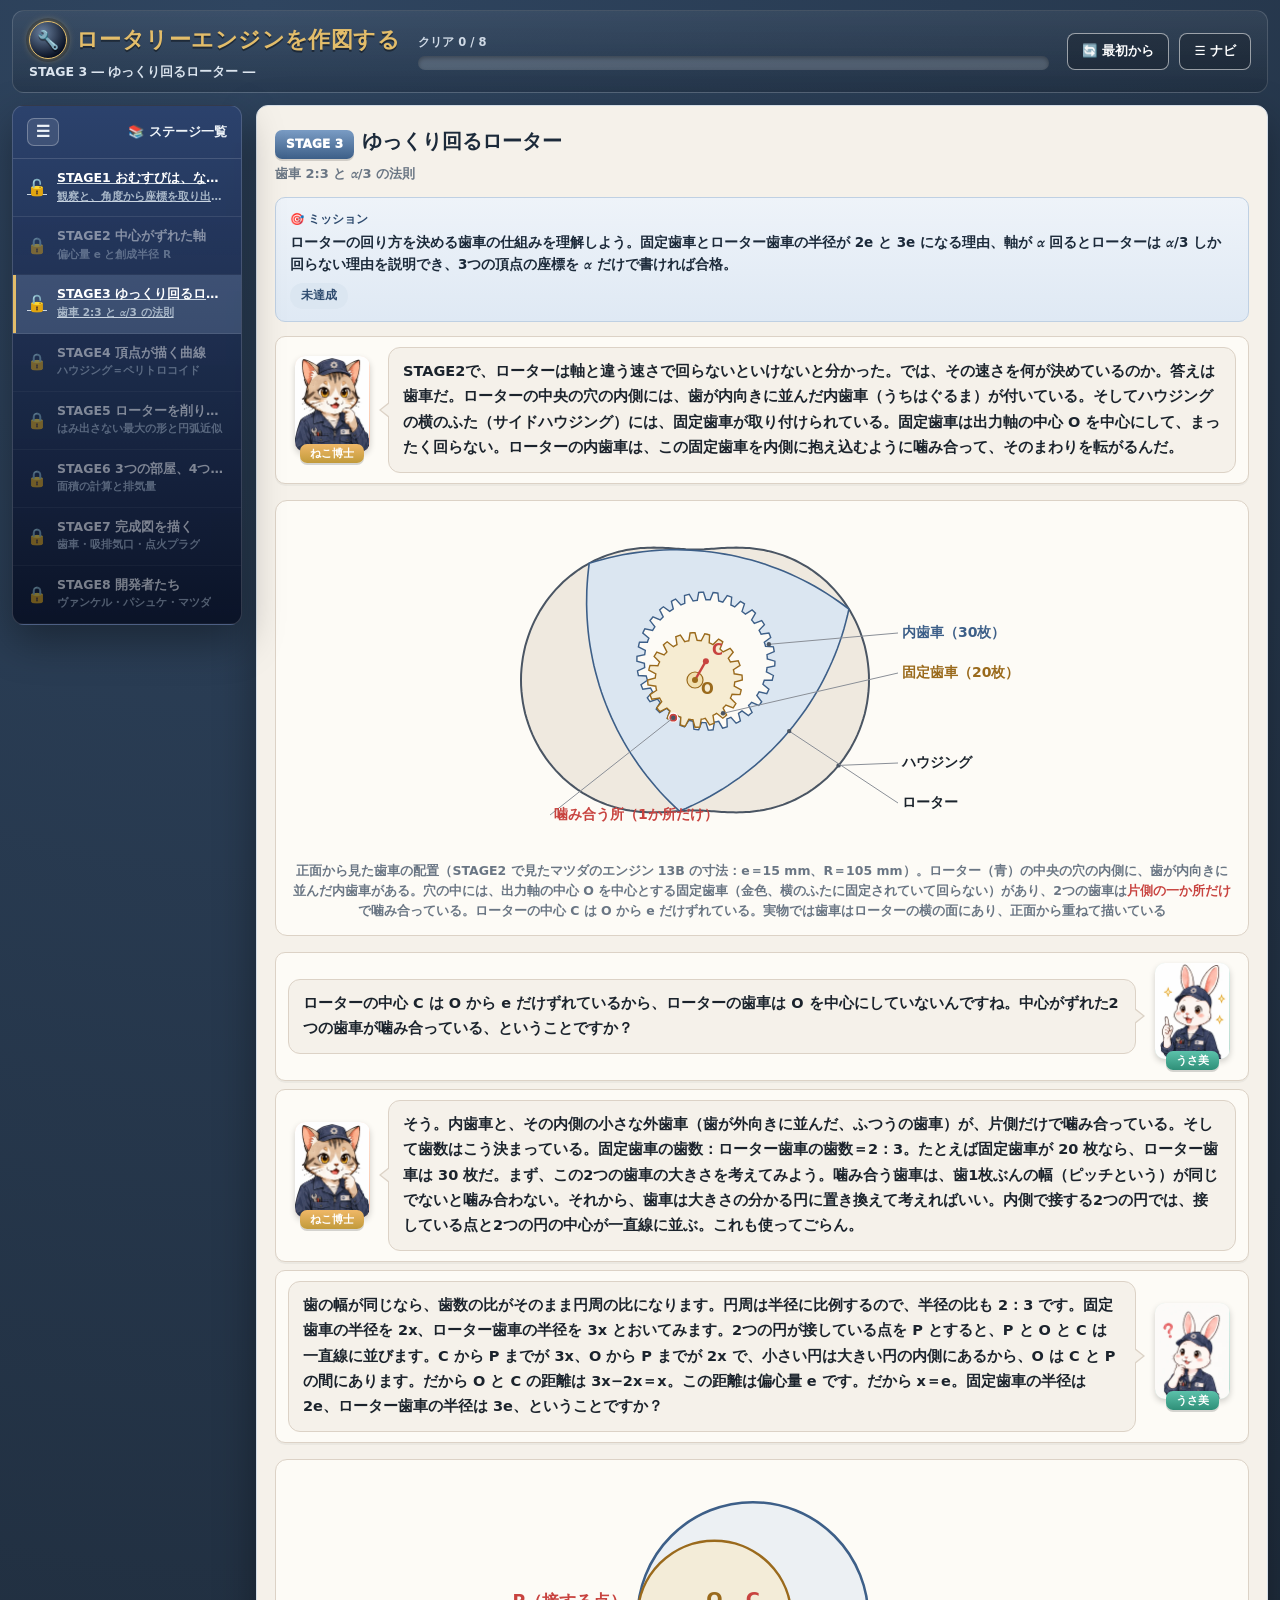
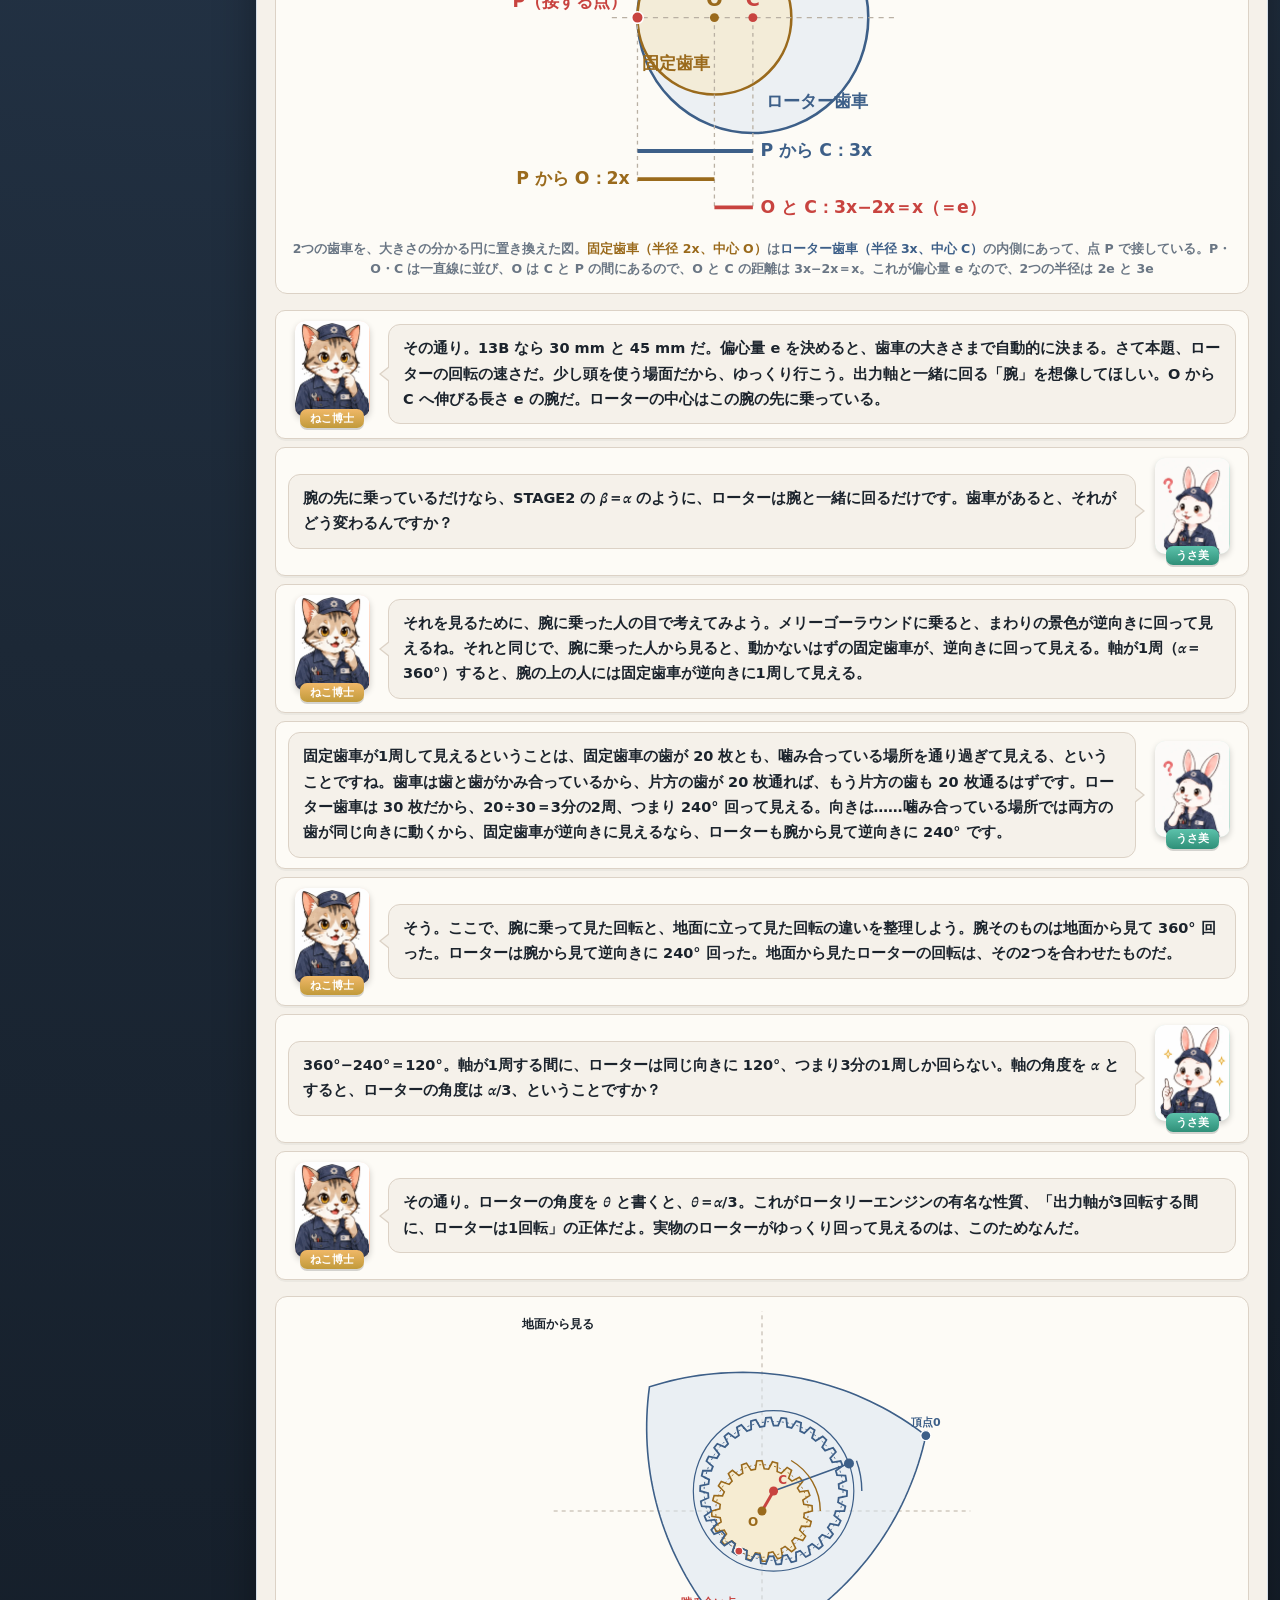
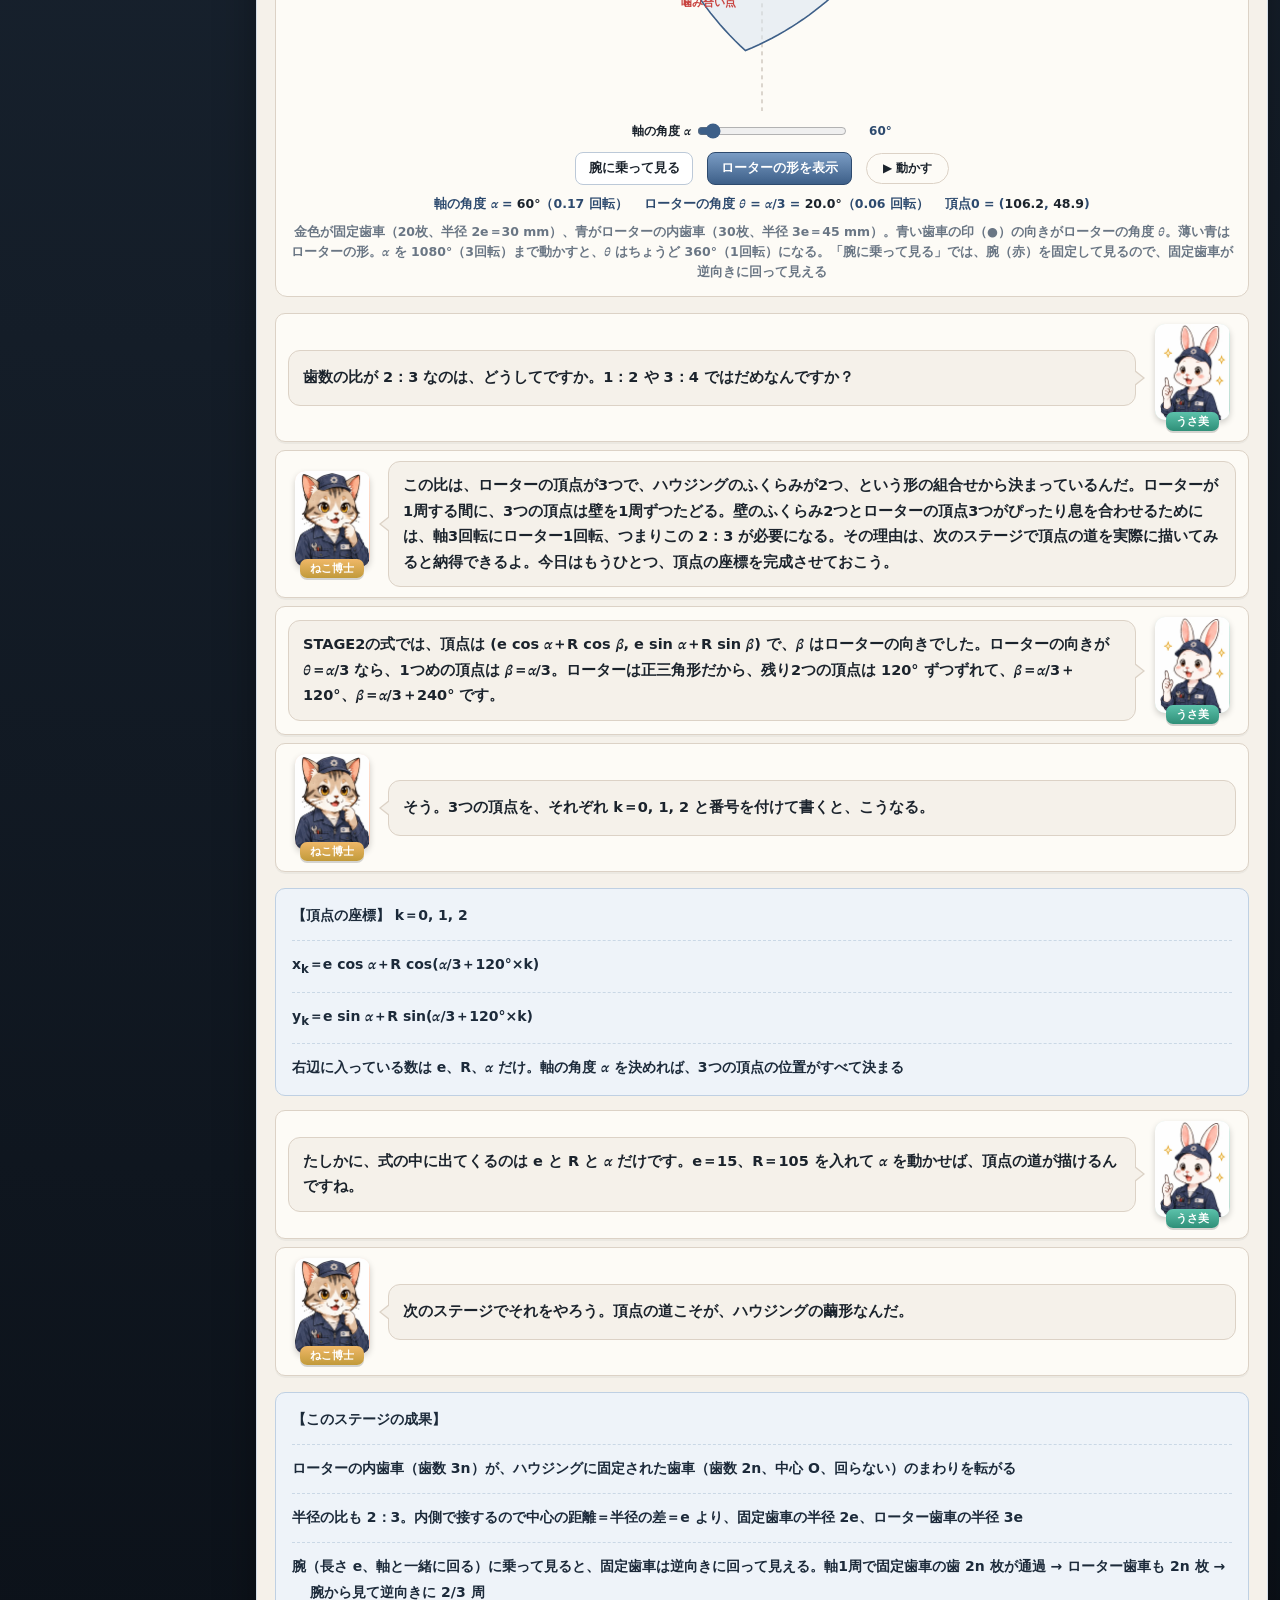
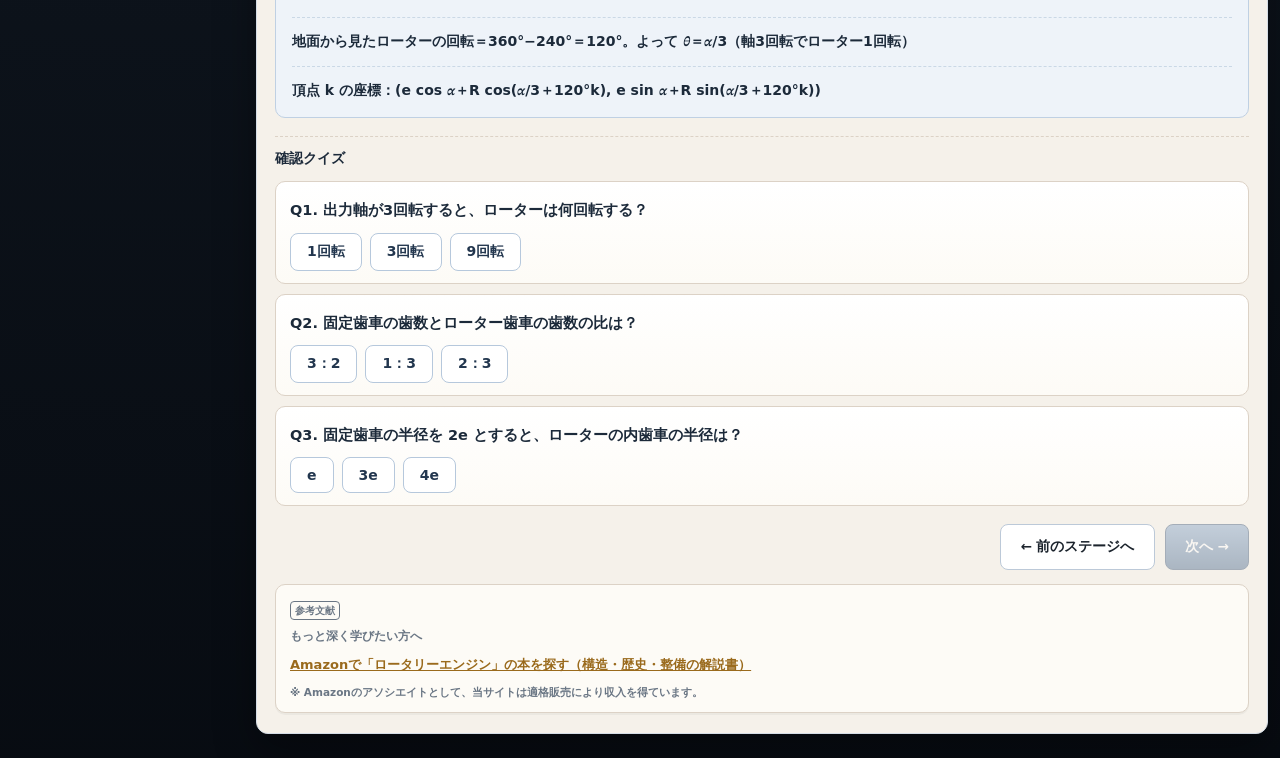
<file: stage3.html>
<!DOCTYPE html>
<html lang="ja">
<head>
<meta charset="UTF-8">
<meta name="viewport" content="width=device-width, initial-scale=1.0">
<meta name="theme-color" content="#1c2836">
<!-- Google tag (gtag.js) -->
<script async src="https://www.googletagmanager.com/gtag/js?id=G-9RTQCP2HXM"></script>
<script>
  window.dataLayer = window.dataLayer || [];
  function gtag(){dataLayer.push(arguments);}
  gtag('js', new Date());
  gtag('config', 'G-9RTQCP2HXM');
</script>
<title>STAGE3 ゆっくり回るローター（歯車 2:3 と回転比） ― ロータリーエンジンを作図する</title>
<meta name="description" content="ロータリーエンジンのローターはなぜ軸の1/3の速さで回るのか。固定歯車と内歯車の歯数比 2:3、歯車の半径 2e・3e、回転比 θ＝α/3 を、腕に乗って見る考え方で導く。">
<link rel="canonical" href="https://rotary-engine.habatakijuku.com/stage3">
<meta property="og:type" content="article">
<meta property="og:site_name" content="ロータリーエンジンを作図する">
<meta property="og:locale" content="ja_JP">
<meta property="og:title" content="STAGE3 ゆっくり回るローター（歯車 2:3 と回転比） ― ロータリーエンジンを作図する">
<meta property="og:description" content="軸が3回転する間にローターは1回転。固定歯車とローターの内歯車 2:3 から、θ＝α/3 を自分で導く。">
<meta property="og:url" content="https://rotary-engine.habatakijuku.com/stage3">
<meta property="og:image" content="https://rotary-engine.habatakijuku.com/images/ogp.png">
<meta property="og:image:width" content="1200">
<meta property="og:image:height" content="630">
<meta property="og:image:alt" content="ロータリーエンジンを作図する：繭形のハウジングと三角おむすび形のローター、ハウジングの式 x＝R cos θ＋e cos 3θ">
<meta name="twitter:card" content="summary_large_image">
<link rel="icon" type="image/png" href="images/favicon.png">
<link rel="apple-touch-icon" href="images/apple-touch-icon.png">
<script type="application/ld+json">
{
  "@context": "https://schema.org",
  "@graph": [
    {
      "@type": "LearningResource",
      "name": "STAGE3 ゆっくり回るローター",
      "description": "ロータリーエンジンのローターはなぜ軸の1/3の速さで回るのか。固定歯車と内歯車の歯数比 2:3、歯車の半径 2e・3e、回転比 θ＝α/3 を、腕に乗って見る考え方で導く。",
      "url": "https://rotary-engine.habatakijuku.com/stage3",
      "inLanguage": "ja",
      "learningResourceType": "learning activity",
      "educationalLevel": "中学生以上",
      "isAccessibleForFree": true,
      "position": 3,
      "isPartOf": {
        "@type": "LearningResource",
        "name": "ロータリーエンジンを作図する",
        "url": "https://rotary-engine.habatakijuku.com/"
      },
      "author": {
        "@type": "Person",
        "name": "ruglerugle"
      }
    },
    {
      "@type": "BreadcrumbList",
      "itemListElement": [
        {
          "@type": "ListItem",
          "position": 1,
          "name": "ロータリーエンジンを作図する",
          "item": "https://rotary-engine.habatakijuku.com/"
        },
        {
          "@type": "ListItem",
          "position": 2,
          "name": "STAGE3 ゆっくり回るローター",
          "item": "https://rotary-engine.habatakijuku.com/stage3"
        }
      ]
    }
  ]
}
</script>
<link rel="stylesheet" href="design-system.css?v=20261003c">
<style>
  .diagram-box svg.gearA,.diagram-box svg.tanB{max-width:min(100%,545px)}
  .gearA .hs{fill:#efe9df;stroke:#4a5563;stroke-width:2}
  .gearA .rt{fill:#dbe6f1;stroke:#3d5f88;stroke-width:1.6}
  .gearA .hole{fill:#fdfbf6;stroke:#3d5f88;stroke-width:1.4}
  .gearA .fx{fill:#f6ecd2;stroke:#9a6a1c;stroke-width:1.4}
  .gearA .sh{fill:#f1dfae;stroke:#9a6a1c;stroke-width:1.2}
  .gearA .arm{stroke:#c8433f;stroke-width:2.4}
  .gearA .tp{fill:#c8433f;stroke:#fff;stroke-width:1.2}
  .gearA .ld{stroke:#8a8f97;stroke-width:1}
  .gearA .ldd{fill:#4a5563}
  .gearA .lb{fill:#1b232c;font-size:14px;font-weight:900}
  .gearA .lbB{fill:#3d5f88;font-size:14px;font-weight:900}
  .gearA .lbG{fill:#9a6a1c;font-size:14px;font-weight:900}
  .gearA .lbR{fill:#c8433f;font-size:14px;font-weight:900}
  .gearA .dO,.tanB .dO{fill:#9a6a1c} .gearA .dC,.tanB .dC{fill:#c8433f}
  .gearA .lO,.tanB .lO{fill:#9a6a1c;font-size:15px;font-weight:900}
  .gearA .lC,.tanB .lC{fill:#c8433f;font-size:15px;font-weight:900}
  .tanB .bigc{fill:rgba(219,230,241,.5);stroke:#3d5f88;stroke-width:2}
  .tanB .smc{fill:rgba(246,236,210,.8);stroke:#9a6a1c;stroke-width:2}
  .tanB .axl{stroke:#b9b0a3;stroke-width:1;stroke-dasharray:4 4}
  .tanB .dP{fill:#c8433f;stroke:#fff;stroke-width:1.2}
  .tanB .ext{stroke:#b9b0a3;stroke-width:1;stroke-dasharray:3 3}
  .tanB .dimB{stroke:#3d5f88;stroke-width:3} .tanB .dimG{stroke:#9a6a1c;stroke-width:3} .tanB .dimR{stroke:#c8433f;stroke-width:3}
  .tanB .lB{fill:#3d5f88;font-size:13.5px;font-weight:900}
  .tanB .lG{fill:#9a6a1c;font-size:13.5px;font-weight:900}
  .tanB .lR{fill:#c8433f;font-size:13.5px;font-weight:900}
  .sim-controls{display:flex;align-items:center;gap:8px 14px;flex-wrap:wrap;justify-content:center;margin-top:10px}
  .sim-controls .btn{font-size:12.5px;padding:.45rem .8rem}
  .sim-controls .btn[aria-pressed="true"]{background:linear-gradient(#7a9cc4,#3d5f88);border-color:#2d4a6e;color:#fff}
  .sim-controls .btn:disabled{opacity:.35}
  .sim-controls .grp-label{font-size:11.5px;font-weight:800;color:var(--muted);white-space:nowrap}
  .sim-controls label{display:inline-flex;align-items:center;gap:6px;font-size:12px;font-weight:800;color:var(--ink)}
  .sim-controls input[type=range]{width:150px;accent-color:#3d5f88}
  .sim-controls input[type=number]{width:70px;padding:4px 6px;border:1px solid var(--line);border-radius:6px;font-size:13px;font-weight:800;color:var(--ink);background:#fff}
  .sim-controls output{font-variant-numeric:tabular-nums;min-width:3.2em;text-align:right;color:#2d4a6e}
  .sim-play{padding:6px 16px;border:1px solid var(--line);border-radius:999px;background:var(--paper2);color:var(--ink);font-size:12px;font-weight:800;cursor:pointer}
  .sim-play:hover{background:#fff}
  .cv-wrap{width:100%;max-width:500px;margin-left:auto;margin-right:auto}
  .cv-wrap.two{max-width:760px}
  .cv-wrap canvas{display:block;width:100%;height:auto;border-radius:8px}
  .readout{display:flex;flex-wrap:wrap;gap:6px 16px;justify-content:center;margin-top:8px;font-size:12.5px;font-weight:800;color:#2d4a6e;font-variant-numeric:tabular-nums}
  .readout span b{color:var(--ink)}
  .note-box{background:#fffbe8;border:1px solid #e3d48f;border-radius:10px;padding:12px 14px;margin:12px 0;font-size:13.5px;line-height:1.75;color:#3a3210;font-weight:700}
  .note-box .nb-title{display:block;font-weight:950;margin-bottom:4px;color:#7a5a08}
  .kw{color:#2d4a6e}
  .qlink{color:var(--gold-dark);text-decoration:underline}
</style>
</head>
<body>
<div class="app-shell side-collapsed" id="app-shell">
  <header class="game-header">
    <div class="brand">
      <div class="brand-title"><a class="head-reset home-badge" href="index.html" title="トップへ" aria-label="トップへ">🔧</a> <span>ロータリーエンジンを作図する</span></div>
      <div class="brand-sub">STAGE 3 ― ゆっくり回るローター ―</div>
    </div>
    <div class="head-progress-wrap">
      <div class="head-progress-label" id="progress-label">クリア 0 / 8</div>
      <div class="head-progress" role="progressbar" aria-label="クリア済みステージ数" aria-valuemin="0" aria-valuemax="8" aria-valuenow="0"><div class="head-progress-fill" id="progress-fill" style="width:0%"></div></div>
    </div>
    <div class="header-actions">
      <button class="head-reset" id="btn-reset-all">🔄 最初から</button>
      <button class="head-reset" id="head-nav-toggle" title="ステージ一覧の表示切替">☰ ナビ</button>
    </div>
  </header>
  <div class="game-layout">
    <div class="side-backdrop" id="side-backdrop"></div>
    <aside class="side-panel">
      <div class="side-head">
        <button class="side-toggle" id="sidebar-toggle" title="ステージ一覧の表示切替" aria-label="ステージ一覧の表示切替">☰</button>
        <span class="side-head-text">📚 ステージ一覧</span>
      </div>
      <div class="side-list" id="side-list"></div>
    </aside>
    <main class="main-area">
      <div class="chapter-head">
        <span class="chapter-badge">STAGE 3</span><h1 class="chapter-title">ゆっくり回るローター</h1>
        <div class="chapter-sub">歯車 2:3 と α/3 の法則</div>
      </div>
      <div class="mission-box">
        <div class="mission-label">🎯 ミッション</div>
        <div class="mission-text">ローターの回り方を決める歯車の仕組みを理解しよう。固定歯車とローター歯車の半径が 2e と 3e になる理由、軸が α 回るとローターは α/3 しか回らない理由を説明でき、3つの頂点の座標を α だけで書ければ合格。</div>
        <span class="mission-status" id="mission-status">未達成</span>
      </div>

      <div class="dialogue-scene">
        <div class="dialog-row">
          <div class="dialog-character">
            <div class="dialog-avatar mentor"><img src="images/cat.webp" width="300" height="386" alt=""></div>
            <div class="dialog-name mentor">ねこ博士</div>
          </div>
          <div class="dialog-bubble">STAGE2で、ローターは軸と違う速さで回らないといけないと分かった。では、その速さを何が決めているのか。答えは<strong>歯車</strong>だ。ローターの中央の穴の内側には、歯が内向きに並んだ<strong>内歯車（うちはぐるま）</strong>が付いている。そしてハウジングの横のふた（サイドハウジング）には、<strong>固定歯車</strong>が取り付けられている。固定歯車は出力軸の中心 O を中心にして、<strong>まったく回らない</strong>。ローターの内歯車は、この固定歯車を内側に抱え込むように噛み合って、そのまわりを転がるんだ。</div>
        </div>
      </div>

      <div class="diagram-box">
        <svg class="gearA" viewBox="0 0 545 330" width="100%" role="img" aria-label="歯車の配置の図。ハウジングの中のローターの中央に穴があり、その内側に歯が内向きに並んだ内歯車が付いている。穴の中には、出力軸の中心 O を中心とする固定歯車があり、片側の一か所で内歯車と噛み合っている。ローターの中心 C は O から e だけずれている">
          <polygon class="hs" points="379.0,165.0 378.9,159.3 378.5,153.6 377.9,148.0 377.1,142.4 376.0,136.8 374.8,131.3 373.2,125.9 371.5,120.6 369.6,115.3 367.4,110.2 365.1,105.2 362.6,100.4 359.9,95.6 357.0,91.1 354.0,86.6 350.8,82.4 347.5,78.3 344.1,74.4 340.5,70.7 336.9,67.1 333.1,63.8 329.3,60.6 325.4,57.6 321.5,54.8 317.5,52.2 313.4,49.8 309.4,47.6 305.4,45.5 301.3,43.7 297.3,42.0 293.3,40.4 289.3,39.1 285.3,37.9 281.4,36.8 277.6,35.9 273.8,35.1 270.1,34.4 266.4,33.9 262.9,33.5 259.4,33.1 256.0,32.9 252.6,32.7 249.4,32.7 246.2,32.6 243.2,32.7 240.2,32.7 237.3,32.8 234.5,33.0 231.7,33.1 229.0,33.3 226.4,33.5 223.9,33.7 221.4,33.8 218.9,34.0 216.5,34.1 214.2,34.3 211.9,34.4 209.6,34.4 207.3,34.5 205.0,34.5 202.7,34.5 200.4,34.4 198.1,34.4 195.8,34.3 193.5,34.1 191.1,34.0 188.6,33.8 186.1,33.7 183.6,33.5 181.0,33.3 178.3,33.1 175.5,33.0 172.7,32.8 169.8,32.7 166.8,32.7 163.8,32.6 160.6,32.7 157.4,32.7 154.0,32.9 150.6,33.1 147.1,33.5 143.6,33.9 139.9,34.4 136.2,35.1 132.4,35.9 128.6,36.8 124.7,37.9 120.7,39.1 116.7,40.4 112.7,42.0 108.7,43.7 104.6,45.5 100.6,47.6 96.6,49.8 92.5,52.2 88.5,54.8 84.6,57.6 80.7,60.6 76.9,63.8 73.1,67.1 69.5,70.7 65.9,74.4 62.5,78.3 59.2,82.4 56.0,86.6 53.0,91.1 50.1,95.6 47.4,100.4 44.9,105.2 42.6,110.2 40.4,115.3 38.5,120.6 36.8,125.9 35.2,131.3 34.0,136.8 32.9,142.4 32.1,148.0 31.5,153.6 31.1,159.3 31.0,165.0 31.1,170.7 31.5,176.4 32.1,182.0 32.9,187.6 34.0,193.2 35.2,198.7 36.8,204.1 38.5,209.4 40.4,214.7 42.6,219.8 44.9,224.8 47.4,229.6 50.1,234.4 53.0,238.9 56.0,243.4 59.2,247.6 62.5,251.7 65.9,255.6 69.5,259.3 73.1,262.9 76.9,266.2 80.7,269.4 84.6,272.4 88.5,275.2 92.5,277.8 96.6,280.2 100.6,282.4 104.6,284.5 108.7,286.3 112.7,288.0 116.7,289.6 120.7,290.9 124.7,292.1 128.6,293.2 132.4,294.1 136.2,294.9 139.9,295.6 143.6,296.1 147.1,296.5 150.6,296.9 154.0,297.1 157.4,297.3 160.6,297.3 163.8,297.4 166.8,297.3 169.8,297.3 172.7,297.2 175.5,297.0 178.3,296.9 181.0,296.7 183.6,296.5 186.1,296.3 188.6,296.2 191.1,296.0 193.5,295.9 195.8,295.7 198.1,295.6 200.4,295.6 202.7,295.5 205.0,295.5 207.3,295.5 209.6,295.6 211.9,295.6 214.2,295.7 216.5,295.9 218.9,296.0 221.4,296.2 223.9,296.3 226.4,296.5 229.0,296.7 231.7,296.9 234.5,297.0 237.3,297.2 240.2,297.3 243.2,297.3 246.2,297.4 249.4,297.3 252.6,297.3 256.0,297.1 259.4,296.9 262.9,296.5 266.4,296.1 270.1,295.6 273.8,294.9 277.6,294.1 281.4,293.2 285.3,292.1 289.3,290.9 293.3,289.6 297.3,288.0 301.3,286.3 305.4,284.5 309.4,282.4 313.4,280.2 317.5,277.8 321.5,275.2 325.4,272.4 329.3,269.4 333.1,266.2 336.9,262.9 340.5,259.3 344.1,255.6 347.5,251.7 350.8,247.6 354.0,243.4 357.0,238.9 359.9,234.4 362.6,229.6 365.1,224.8 367.4,219.8 369.6,214.7 371.5,209.4 373.2,204.1 374.8,198.7 376.0,193.2 377.1,187.6 377.9,182.0 378.5,176.4 378.9,170.7"></polygon>
          <polygon class="rt" points="358.9,94.1 353.5,90.0 347.9,86.0 342.2,82.1 336.5,78.4 330.6,74.8 324.7,71.3 318.7,68.0 312.6,64.9 306.4,61.9 300.2,59.0 293.9,56.3 287.5,53.8 281.1,51.4 274.6,49.1 268.1,47.1 261.5,45.1 254.9,43.4 248.2,41.8 241.5,40.3 234.8,39.1 228.0,38.0 221.2,37.0 214.4,36.2 207.6,35.6 200.7,35.2 193.9,34.9 187.0,34.8 180.1,34.8 173.3,35.0 166.4,35.4 159.6,36.0 152.8,36.7 146.0,37.6 139.2,38.6 132.5,39.8 125.7,41.2 119.0,42.7 112.4,44.4 105.8,46.3 99.2,48.3 98.4,55.1 97.7,61.9 97.2,68.8 96.8,75.6 96.7,82.5 96.6,89.3 96.8,96.2 97.1,103.0 97.6,109.9 98.2,116.7 99.0,123.5 100.0,130.3 101.2,137.1 102.5,143.8 103.9,150.5 105.6,157.2 107.4,163.8 109.3,170.4 111.4,176.9 113.7,183.4 116.1,189.8 118.7,196.1 121.4,202.4 124.3,208.6 127.3,214.8 130.5,220.9 133.8,226.9 137.3,232.8 140.9,238.6 144.7,244.3 148.6,250.0 152.6,255.5 156.8,261.0 161.1,266.3 165.5,271.6 170.0,276.7 174.7,281.7 179.5,286.6 184.4,291.4 189.4,296.1 195.8,293.4 202.0,290.6 208.2,287.6 214.3,284.5 220.3,281.3 226.3,277.8 232.1,274.3 237.9,270.6 243.6,266.7 249.2,262.8 254.7,258.7 260.1,254.4 265.4,250.1 270.5,245.6 275.6,240.9 280.6,236.2 285.4,231.3 290.1,226.4 294.7,221.3 299.2,216.1 303.5,210.8 307.7,205.3 311.8,199.8 315.8,194.2 319.6,188.5 323.3,182.7 326.8,176.9 330.2,170.9 333.4,164.8 336.5,158.7 339.4,152.5 342.2,146.3 344.9,139.9 347.4,133.5 349.7,127.1 351.9,120.6 353.9,114.0 355.7,107.4 357.4,100.8"></polygon>
          <polygon class="hole" points="271.1,119.2 270.2,117.3 269.1,115.4 274.4,109.6 273.1,107.6 271.7,105.6 264.3,108.3 263.0,106.6 261.6,105.0 265.5,98.2 263.8,96.5 262.1,94.9 255.4,99.1 253.7,97.7 252.0,96.4 254.5,88.9 252.5,87.6 250.4,86.4 244.7,91.9 242.8,90.9 240.9,90.0 241.7,82.2 239.5,81.3 237.2,80.5 232.8,87.1 230.7,86.5 228.7,86.0 227.9,78.2 225.5,77.8 223.1,77.5 220.2,84.8 218.0,84.7 215.9,84.7 213.5,77.2 211.1,77.3 208.7,77.5 207.3,85.3 205.2,85.6 203.1,86.0 199.2,79.2 196.9,79.8 194.5,80.5 194.8,88.4 192.8,89.2 190.9,90.0 185.6,84.1 183.5,85.2 181.4,86.4 183.3,94.0 181.5,95.2 179.7,96.4 173.4,91.8 171.5,93.3 169.7,94.9 173.2,101.9 171.6,103.5 170.2,105.0 163.0,101.8 161.5,103.7 160.0,105.6 164.9,111.8 163.7,113.6 162.6,115.4 154.9,113.8 153.8,115.9 152.8,118.1 158.9,123.1 158.1,125.1 157.4,127.2 149.5,127.1 148.9,129.5 148.4,131.8 155.3,135.5 155.0,137.6 154.7,139.7 147.0,141.3 146.9,143.8 146.9,146.2 154.4,148.3 154.5,150.5 154.7,152.6 147.5,155.8 147.9,158.1 148.4,160.5 156.2,161.0 156.8,163.1 157.4,165.2 151.0,169.8 151.9,172.0 152.8,174.2 160.6,173.1 161.6,175.0 162.6,176.9 157.3,182.7 158.7,184.8 160.0,186.7 167.4,184.0 168.8,185.7 170.2,187.3 166.2,194.1 167.9,195.8 169.7,197.5 176.4,193.3 178.0,194.6 179.7,195.9 177.3,203.4 179.3,204.7 181.4,205.9 187.0,200.4 188.9,201.4 190.9,202.3 190.0,210.2 192.3,211.0 194.5,211.8 198.9,205.3 201.0,205.8 203.1,206.3 203.9,214.1 206.3,214.5 208.7,214.8 211.6,207.5 213.7,207.6 215.9,207.6 218.3,215.1 220.7,215.0 223.1,214.8 224.4,207.0 226.6,206.7 228.7,206.3 232.6,213.1 234.9,212.5 237.2,211.8 236.9,203.9 238.9,203.2 240.9,202.3 246.1,208.2 248.3,207.1 250.4,205.9 248.5,198.3 250.3,197.1 252.0,195.9 258.4,200.6 260.2,199.0 262.1,197.5 258.6,190.4 260.1,188.9 261.6,187.3 268.7,190.5 270.3,188.7 271.7,186.7 266.8,180.5 268.0,178.7 269.1,176.9 276.8,178.6 277.9,176.4 278.9,174.2 272.9,169.2 273.6,167.2 274.3,165.2 282.2,165.2 282.8,162.9 283.4,160.5 276.4,156.8 276.8,154.7 277.0,152.6 284.7,151.0 284.9,148.6 284.9,146.2 277.3,144.0 277.2,141.9 277.0,139.7 284.2,136.6 283.8,134.2 283.4,131.8 275.5,131.3 275.0,129.2 274.3,127.2 280.7,122.6 279.9,120.3 278.9,118.1"></polygon>
          <polygon class="fx" points="252.3,165.0 252.2,162.5 252.0,160.1 244.2,158.8 243.9,156.7 243.4,154.7 250.0,150.4 249.1,148.1 248.2,145.8 240.4,147.0 239.4,145.1 238.3,143.4 243.2,137.2 241.7,135.3 240.1,133.4 233.1,136.9 231.6,135.5 230.0,134.1 232.8,126.8 230.7,125.4 228.6,124.1 223.0,129.6 221.2,128.7 219.2,127.9 219.6,120.0 217.2,119.3 214.8,118.8 211.2,125.8 209.2,125.5 207.1,125.3 205.0,117.7 202.5,117.8 200.1,118.0 198.8,125.8 196.7,126.1 194.7,126.6 190.4,120.0 188.1,120.9 185.8,121.8 187.0,129.6 185.1,130.6 183.4,131.7 177.2,126.8 175.3,128.3 173.4,129.9 176.9,136.9 175.5,138.4 174.1,140.0 166.8,137.2 165.4,139.3 164.1,141.4 169.6,147.0 168.7,148.8 167.9,150.8 160.0,150.4 159.3,152.8 158.8,155.2 165.8,158.8 165.5,160.8 165.3,162.9 157.7,165.0 157.8,167.5 158.0,169.9 165.8,171.2 166.1,173.3 166.6,175.3 160.0,179.6 160.9,181.9 161.8,184.2 169.6,183.0 170.6,184.9 171.7,186.6 166.8,192.8 168.3,194.7 169.9,196.6 176.9,193.1 178.4,194.5 180.0,195.9 177.2,203.2 179.3,204.6 181.4,205.9 187.0,200.4 188.8,201.3 190.8,202.1 190.4,210.0 192.8,210.7 195.2,211.2 198.8,204.2 200.8,204.5 202.9,204.7 205.0,212.3 207.5,212.2 209.9,212.0 211.2,204.2 213.3,203.9 215.3,203.4 219.6,210.0 221.9,209.1 224.2,208.2 223.0,200.4 224.9,199.4 226.6,198.3 232.8,203.2 234.7,201.7 236.6,200.1 233.1,193.1 234.5,191.6 235.9,190.0 243.2,192.8 244.6,190.7 245.9,188.6 240.4,183.0 241.3,181.2 242.1,179.2 250.0,179.6 250.7,177.2 251.2,174.8 244.2,171.2 244.5,169.2 244.7,167.1"></polygon>
          <circle class="sh" cx="205" cy="165" r="8"></circle>
          <line class="arm" x1="205" y1="165" x2="215.9" y2="146.2"></line>
          <circle class="dO" cx="205" cy="165" r="3"></circle>
          <circle class="dC" cx="215.9" cy="146.2" r="3"></circle>
          <circle class="tp" cx="183.3" cy="202.7" r="4.5"></circle>
          <text class="lO" x="211" y="179">O</text>
          <text class="lC" x="221.9" y="140.2">C</text>
          <line class="ld" x1="348.6" y1="250.4" x2="408" y2="248"></line>
          <circle class="ldd" cx="348.6" cy="250.4" r="2.2"></circle>
          <text class="lb" x="412" y="252" text-anchor="start">ハウジング</text>
          <line class="ld" x1="299.2" y1="216.1" x2="408" y2="288"></line>
          <circle class="ldd" cx="299.2" cy="216.1" r="2.2"></circle>
          <text class="lb" x="412" y="292" text-anchor="start">ローター</text>
          <line class="ld" x1="278.9" y1="129.3" x2="408" y2="118"></line>
          <circle class="ldd" cx="278.9" cy="129.3" r="2.2"></circle>
          <text class="lbB" x="412" y="122" text-anchor="start">内歯車（30枚）</text>
          <line class="ld" x1="233" y1="198.3" x2="408" y2="158"></line>
          <circle class="ldd" cx="233" cy="198.3" r="2.2"></circle>
          <text class="lbG" x="412" y="162" text-anchor="start">固定歯車（20枚）</text>
          <line class="ld" x1="183.3" y1="202.7" x2="60" y2="300"></line>
          <circle class="ldd" cx="183.3" cy="202.7" r="2.2"></circle>
          <text class="lbR" x="64" y="304" text-anchor="start">噛み合う所（1か所だけ）</text>
        </svg>
        <div class="diagram-caption">正面から見た歯車の配置（STAGE2 で見たマツダのエンジン 13B の寸法：e＝15 mm、R＝105 mm）。ローター（青）の中央の穴の内側に、歯が内向きに並んだ<strong>内歯車</strong>がある。穴の中には、出力軸の中心 <strong>O</strong> を中心とする<strong>固定歯車</strong>（金色、横のふたに固定されていて回らない）があり、2つの歯車は<strong style="color:#c8433f">片側の一か所だけ</strong>で噛み合っている。ローターの中心 <strong>C</strong> は O から e だけずれている。実物では歯車はローターの横の面にあり、正面から重ねて描いている</div>
      </div>

      <div class="dialogue-scene">
        <div class="dialog-row right">
          <div class="dialog-character">
            <div class="dialog-avatar student"><img src="images/rabbit.webp" width="300" height="386" alt=""></div>
            <div class="dialog-name student">うさ美</div>
          </div>
          <div class="dialog-bubble">ローターの中心 C は O から e だけずれているから、ローターの歯車は O を中心にしていないんですね。中心がずれた2つの歯車が噛み合っている、ということですか？</div>
        </div>
        <div class="dialog-row">
          <div class="dialog-character">
            <div class="dialog-avatar mentor"><img src="images/cat.webp" width="300" height="386" alt="" loading="lazy" decoding="async"></div>
            <div class="dialog-name mentor">ねこ博士</div>
          </div>
          <div class="dialog-bubble">そう。内歯車と、その内側の小さな<strong>外歯車</strong>（歯が外向きに並んだ、ふつうの歯車）が、片側だけで噛み合っている。そして歯数はこう決まっている。<strong>固定歯車の歯数：ローター歯車の歯数＝2：3</strong>。たとえば固定歯車が 20 枚なら、ローター歯車は 30 枚だ。まず、この2つの歯車の大きさを考えてみよう。噛み合う歯車は、歯1枚ぶんの幅（ピッチという）が同じでないと噛み合わない。それから、歯車は大きさの分かる円に置き換えて考えればいい。<strong>内側で接する2つの円では、接している点と2つの円の中心が一直線に並ぶ</strong>。これも使ってごらん。</div>
        </div>
        <div class="dialog-row right">
          <div class="dialog-character">
            <div class="dialog-avatar student"><img src="images/rabbitThink.webp" width="300" height="386" alt="" loading="lazy" decoding="async"></div>
            <div class="dialog-name student">うさ美</div>
          </div>
          <div class="dialog-bubble">歯の幅が同じなら、歯数の比がそのまま円周の比になります。円周は半径に比例するので、半径の比も 2：3 です。固定歯車の半径を 2x、ローター歯車の半径を 3x とおいてみます。2つの円が接している点を P とすると、P と O と C は一直線に並びます。C から P までが 3x、O から P までが 2x で、小さい円は大きい円の内側にあるから、O は C と P の間にあります。だから O と C の距離は 3x−2x＝x。この距離は偏心量 e です。だから x＝e。<strong>固定歯車の半径は 2e、ローター歯車の半径は 3e</strong>、ということですか？</div>
        </div>
      </div>

      <div class="diagram-box">
        <svg class="tanB" viewBox="95 0 425 272" width="100%" role="img" aria-label="内側で接する2つの円の図。大きい円（ローター歯車、半径3x、中心C）の内側に小さい円（固定歯車、半径2x、中心O）があり、左端の点Pで接している。P、O、Cは一直線に並び、PからCまでが3x、PからOまでが2x、OとCの距離はその差のx">
          <circle class="bigc" cx="300" cy="112" r="90"></circle>
          <circle class="smc" cx="270" cy="112" r="60"></circle>
          <line class="axl" x1="190" y1="112" x2="410" y2="112"></line>
          <circle class="dP" cx="210" cy="112" r="4.5"></circle>
          <circle class="dO" cx="270" cy="112" r="3.5"></circle>
          <circle class="dC" cx="300" cy="112" r="3.5"></circle>
          <text class="lR" x="202" y="104" text-anchor="end">P（接する点）</text>
          <text class="lO" x="270" y="103" text-anchor="middle">O</text>
          <text class="lC" x="300" y="103" text-anchor="middle">C</text>
          <text class="lG" x="240" y="152" text-anchor="middle">固定歯車</text>
          <text class="lB" x="350" y="182" text-anchor="middle">ローター歯車</text>
          <line class="ext" x1="210" y1="118" x2="210" y2="240"></line><line class="ext" x1="270" y1="118" x2="270" y2="262"></line><line class="ext" x1="300" y1="118" x2="300" y2="262"></line>
          <line class="dimB" x1="210" y1="216" x2="300" y2="216"></line><text class="lB" x="306" y="220" text-anchor="start">P から C：3x</text>
          <line class="dimG" x1="210" y1="238" x2="270" y2="238"></line><text class="lG" x="204" y="242" text-anchor="end">P から O：2x</text>
          <line class="dimR" x1="270" y1="260" x2="300" y2="260"></line><text class="lR" x="306" y="264" text-anchor="start">O と C：3x−2x＝x（＝e）</text>
        </svg>
        <div class="diagram-caption">2つの歯車を、大きさの分かる円に置き換えた図。<span style="color:#9a6a1c">固定歯車（半径 2x、中心 O）</span>は<span style="color:#3d5f88">ローター歯車（半径 3x、中心 C）</span>の内側にあって、点 P で接している。P・O・C は一直線に並び、O は C と P の間にあるので、O と C の距離は 3x−2x＝x。これが偏心量 e なので、2つの半径は 2e と 3e</div>
      </div>

      <div class="dialogue-scene">
        <div class="dialog-row">
          <div class="dialog-character">
            <div class="dialog-avatar mentor"><img src="images/cat.webp" width="300" height="386" alt="" loading="lazy" decoding="async"></div>
            <div class="dialog-name mentor">ねこ博士</div>
          </div>
          <div class="dialog-bubble">その通り。13B なら 30 mm と 45 mm だ。偏心量 e を決めると、歯車の大きさまで自動的に決まる。さて本題、ローターの回転の速さだ。少し頭を使う場面だから、ゆっくり行こう。出力軸と一緒に回る「腕」を想像してほしい。O から C へ伸びる長さ e の腕だ。ローターの中心はこの腕の先に乗っている。</div>
        </div>
        <div class="dialog-row right">
          <div class="dialog-character">
            <div class="dialog-avatar student"><img src="images/rabbitThink.webp" width="300" height="386" alt="" loading="lazy" decoding="async"></div>
            <div class="dialog-name student">うさ美</div>
          </div>
          <div class="dialog-bubble">腕の先に乗っているだけなら、STAGE2 の β＝α のように、ローターは腕と一緒に回るだけです。歯車があると、それがどう変わるんですか？</div>
        </div>
        <div class="dialog-row">
          <div class="dialog-character">
            <div class="dialog-avatar mentor"><img src="images/cat.webp" width="300" height="386" alt="" loading="lazy" decoding="async"></div>
            <div class="dialog-name mentor">ねこ博士</div>
          </div>
          <div class="dialog-bubble">それを見るために、腕に乗った人の目で考えてみよう。メリーゴーラウンドに乗ると、まわりの景色が逆向きに回って見えるね。それと同じで、<strong>腕に乗った人から見ると、動かないはずの固定歯車が、逆向きに回って見える</strong>。軸が1周（α＝360°）すると、腕の上の人には固定歯車が逆向きに1周して見える。</div>
        </div>
        <div class="dialog-row right">
          <div class="dialog-character">
            <div class="dialog-avatar student"><img src="images/rabbitThink.webp" width="300" height="386" alt="" loading="lazy" decoding="async"></div>
            <div class="dialog-name student">うさ美</div>
          </div>
          <div class="dialog-bubble">固定歯車が1周して見えるということは、固定歯車の歯が 20 枚とも、噛み合っている場所を通り過ぎて見える、ということですね。歯車は歯と歯がかみ合っているから、片方の歯が 20 枚通れば、もう片方の歯も 20 枚通るはずです。ローター歯車は 30 枚だから、20÷30＝<strong>3分の2周</strong>、つまり 240° 回って見える。向きは……噛み合っている場所では両方の歯が同じ向きに動くから、固定歯車が逆向きに見えるなら、ローターも腕から見て逆向きに 240° です。</div>
        </div>
        <div class="dialog-row">
          <div class="dialog-character">
            <div class="dialog-avatar mentor"><img src="images/cat.webp" width="300" height="386" alt="" loading="lazy" decoding="async"></div>
            <div class="dialog-name mentor">ねこ博士</div>
          </div>
          <div class="dialog-bubble">そう。ここで、腕に乗って見た回転と、地面に立って見た回転の違いを整理しよう。腕そのものは地面から見て 360° 回った。ローターは腕から見て逆向きに 240° 回った。地面から見たローターの回転は、その2つを合わせたものだ。</div>
        </div>
        <div class="dialog-row right">
          <div class="dialog-character">
            <div class="dialog-avatar student"><img src="images/rabbit.webp" width="300" height="386" alt="" loading="lazy" decoding="async"></div>
            <div class="dialog-name student">うさ美</div>
          </div>
          <div class="dialog-bubble">360°−240°＝<strong>120°</strong>。軸が1周する間に、ローターは同じ向きに 120°、つまり<strong>3分の1周</strong>しか回らない。軸の角度を α とすると、ローターの角度は <strong>α/3</strong>、ということですか？</div>
        </div>
        <div class="dialog-row">
          <div class="dialog-character">
            <div class="dialog-avatar mentor"><img src="images/cat.webp" width="300" height="386" alt="" loading="lazy" decoding="async"></div>
            <div class="dialog-name mentor">ねこ博士</div>
          </div>
          <div class="dialog-bubble">その通り。ローターの角度を θ と書くと、<strong>θ＝α/3</strong>。これがロータリーエンジンの有名な性質、<strong>「出力軸が3回転する間に、ローターは1回転」</strong>の正体だよ。実物のローターがゆっくり回って見えるのは、このためなんだ。</div>
        </div>
      </div>

      <div class="diagram-box">
        <div class="cv-wrap"><canvas id="cv3" role="img" aria-label="固定歯車（半径 2e、O が中心、回らない）と、ローターの内歯車（半径 3e、C が中心）が噛み合って転がる様子。軸の角度 α と、ローターの角度 θ＝α/3 が表示される。腕に乗って見るモードでは、固定歯車が逆向きに回って見える"></canvas></div>
        <div class="sim-controls">
          <label>軸の角度 α <input type="range" id="al3" min="0" max="1080" value="60" step="1"> <output id="al3o">60°</output></label>
        </div>
        <div class="sim-controls">
          <button class="btn" type="button" id="arm3" aria-pressed="false">腕に乗って見る</button>
          <button class="btn" type="button" id="tri3" aria-pressed="true">ローターの形を表示</button>
          <button class="sim-play" id="play3" type="button" aria-pressed="false">▶ 動かす</button>
        </div>
        <div class="readout" id="ro3"></div>
        <div class="diagram-caption">金色が固定歯車（20枚、半径 2e＝30 mm）、青がローターの内歯車（30枚、半径 3e＝45 mm）。青い歯車の印（●）の向きがローターの角度 θ。薄い青はローターの形。α を 1080°（3回転）まで動かすと、θ はちょうど 360°（1回転）になる。「腕に乗って見る」では、腕（赤）を固定して見るので、固定歯車が逆向きに回って見える</div>
      </div>

      <div class="dialogue-scene">
        <div class="dialog-row right">
          <div class="dialog-character">
            <div class="dialog-avatar student"><img src="images/rabbit.webp" width="300" height="386" alt="" loading="lazy" decoding="async"></div>
            <div class="dialog-name student">うさ美</div>
          </div>
          <div class="dialog-bubble">歯数の比が 2：3 なのは、どうしてですか。1：2 や 3：4 ではだめなんですか？</div>
        </div>
        <div class="dialog-row">
          <div class="dialog-character">
            <div class="dialog-avatar mentor"><img src="images/cat.webp" width="300" height="386" alt="" loading="lazy" decoding="async"></div>
            <div class="dialog-name mentor">ねこ博士</div>
          </div>
          <div class="dialog-bubble">この比は、ローターの頂点が3つで、ハウジングのふくらみが2つ、という形の組合せから決まっているんだ。ローターが1周する間に、3つの頂点は壁を1周ずつたどる。壁のふくらみ2つとローターの頂点3つがぴったり息を合わせるためには、軸3回転にローター1回転、つまりこの 2：3 が必要になる。その理由は、次のステージで頂点の道を実際に描いてみると納得できるよ。今日はもうひとつ、頂点の座標を完成させておこう。</div>
        </div>
        <div class="dialog-row right">
          <div class="dialog-character">
            <div class="dialog-avatar student"><img src="images/rabbit.webp" width="300" height="386" alt="" loading="lazy" decoding="async"></div>
            <div class="dialog-name student">うさ美</div>
          </div>
          <div class="dialog-bubble">STAGE2の式では、頂点は (e cos α＋R cos β, e sin α＋R sin β) で、β はローターの向きでした。ローターの向きが θ＝α/3 なら、1つめの頂点は β＝α/3。ローターは正三角形だから、残り2つの頂点は 120° ずつずれて、β＝α/3＋120°、β＝α/3＋240° です。</div>
        </div>
        <div class="dialog-row">
          <div class="dialog-character">
            <div class="dialog-avatar mentor"><img src="images/cat.webp" width="300" height="386" alt="" loading="lazy" decoding="async"></div>
            <div class="dialog-name mentor">ねこ博士</div>
          </div>
          <div class="dialog-bubble">そう。3つの頂点を、それぞれ k＝0, 1, 2 と番号を付けて書くと、こうなる。</div>
        </div>
      </div>

      <div class="formula-box">
        <span class="step">【頂点の座標】 k＝0, 1, 2</span>
        <span class="step">x<sub>k</sub>＝e cos α＋R cos(α/3＋120°×k)</span>
        <span class="step">y<sub>k</sub>＝e sin α＋R sin(α/3＋120°×k)</span>
        <span class="step">右辺に入っている数は e、R、α だけ。軸の角度 α を決めれば、3つの頂点の位置がすべて決まる</span>
      </div>

      <div class="dialogue-scene">
        <div class="dialog-row right">
          <div class="dialog-character">
            <div class="dialog-avatar student"><img src="images/rabbit.webp" width="300" height="386" alt="" loading="lazy" decoding="async"></div>
            <div class="dialog-name student">うさ美</div>
          </div>
          <div class="dialog-bubble">たしかに、式の中に出てくるのは e と R と α だけです。e＝15、R＝105 を入れて α を動かせば、頂点の道が描けるんですね。</div>
        </div>
        <div class="dialog-row">
          <div class="dialog-character">
            <div class="dialog-avatar mentor"><img src="images/cat.webp" width="300" height="386" alt="" loading="lazy" decoding="async"></div>
            <div class="dialog-name mentor">ねこ博士</div>
          </div>
          <div class="dialog-bubble">次のステージでそれをやろう。頂点の道こそが、ハウジングの繭形なんだ。</div>
        </div>
      </div>

      <div class="formula-box">
        <span class="step">【このステージの成果】</span>
        <span class="step">ローターの内歯車（歯数 3n）が、ハウジングに固定された歯車（歯数 2n、中心 O、回らない）のまわりを転がる</span>
        <span class="step">半径の比も 2：3。内側で接するので中心の距離＝半径の差＝e より、固定歯車の半径 2e、ローター歯車の半径 3e</span>
        <span class="step">腕（長さ e、軸と一緒に回る）に乗って見ると、固定歯車は逆向きに回って見える。軸1周で固定歯車の歯 2n 枚が通過 → ローター歯車も 2n 枚 → 腕から見て逆向きに 2/3 周</span>
        <span class="step">地面から見たローターの回転＝360°−240°＝120°。よって <span class="nw">θ＝α/3</span>（軸3回転でローター1回転）</span>
        <span class="step">頂点 k の座標：<span class="nw">(e cos α＋R cos(α/3＋120°k), e sin α＋R sin(α/3＋120°k))</span></span>
      </div>

      <h2 class="quiz-head">確認クイズ</h2>
      <div class="quiz-card" data-quiz>
        <p class="quiz-q">Q1. 出力軸が3回転すると、ローターは何回転する？</p>
        <div class="choice-list">
          <button class="choice-btn">1回転</button>
          <button class="choice-btn">3回転</button>
          <button class="choice-btn">9回転</button>
        </div>
        <div class="quiz-explain" hidden>正解！ θ＝α/3 なので、α＝1080°（3回転）のとき θ＝360°（1回転）。ロータリーエンジンの「軸3回転でローター1回転」だ。</div>
      </div>
      <div class="quiz-card" data-quiz>
        <p class="quiz-q">Q2. 固定歯車の歯数とローター歯車の歯数の比は？</p>
        <div class="choice-list">
          <button class="choice-btn">3：2</button>
          <button class="choice-btn">1：3</button>
          <button class="choice-btn">2：3</button>
        </div>
        <div class="quiz-explain" hidden>正解！ 固定歯車：ローター歯車＝2：3。固定歯車が 20 枚ならローター歯車は 30 枚。半径の比も 2：3 になる。</div>
      </div>
      <div class="quiz-card" data-quiz>
        <p class="quiz-q">Q3. 固定歯車の半径を 2e とすると、ローターの内歯車の半径は？</p>
        <div class="choice-list">
          <button class="choice-btn">e</button>
          <button class="choice-btn">3e</button>
          <button class="choice-btn">4e</button>
        </div>
        <div class="quiz-explain" hidden>正解！ 内側で接する2つの円なので、中心の距離 e＝半径の差。半径の比 2：3 と合わせて、2e と 3e。13B では 30 mm と 45 mm。</div>
      </div>

      <div class="stage-nav">
        <a class="btn" href="stage2.html">← 前のステージへ</a>
        <button class="btn btn-primary" id="btn-next" disabled>次へ →</button>
      </div>

      <div id="book-recommend"></div>
    </main>
  </div>
</div>

<script src="js/progress.js?v=20261003c"></script>
<script src="js/rotary.js?v=20261003c"></script>
<script>RQ.initStagePage(3);</script>
<script>

(function(){
  var alpha=60, e=15, R=105, armView=false, showTri=true, st, C=RE.C, NF=20, NR=30;
  function rot(p,a){var c=Math.cos(a),s=Math.sin(a);return {x:p.x*c-p.y*s,y:p.x*s+p.y*c};}
  function gearPts(center,rp,n,phase,inner,dep){var pts=[],K=6;for(var j=0;j<n;j++){for(var q=0;q<K;q++){var u=q/K;var ang=phase+RE.TAU*(j+u)/n;var r=rp+(u<0.5?1:-1)*dep*(inner?-1:1);pts.push({x:center.x+r*Math.cos(ang),y:center.y+r*Math.sin(ang)});}}return pts;}
  function draw(st){
    var ctx=st.ctx,W=st.W,H=st.H; ctx.clearRect(0,0,W,H); ctx.fillStyle=C.paper; ctx.fillRect(0,0,W,H);
    var a=RE.rad(alpha), th=a/3, rv=armView?-a:0;
    var v0=RE.view(st, 2*(R+e)*1.08, 0, 0, W*0.5, H*0.5);
    var v={s:v0.s,X:function(x){return v0.X(x);},Y:function(y){return v0.Y(y);},P:function(p){return v0.P(rot(p,rv));}};
    RE.axes(ctx,v,R+30);
    var c=RE.rotorCenter(e,a);
    if(showTri){
      var tri=[0,1,2].map(function(k){var t=th+RE.TAU*k/3;return {x:c.x+R*Math.cos(t),y:c.y+R*Math.sin(t)};});
      RE.path(ctx,v,RE.rotorOutline(e,R,a,null,40),true); RE.fill(ctx,'rgba(219,230,241,.55)'); RE.stroke(ctx,C.rotor,1.6);
      RE.dot(ctx,v,tri[0],5,C.rotor,'#fff');
      RE.label(ctx,v,tri[0],'頂点0',C.rotor,0,-12,11,900);
    }
    // 固定歯車（外歯、金）
    RE.path(ctx,v,gearPts({x:0,y:0},2*e,NF,0,false,2.6),true); RE.fill(ctx,'#f6ecd2'); RE.stroke(ctx,C.gold,1.6);
    RE.circle(ctx,v,{x:0,y:0},2*e,C.gold,1,[2,3]);
    // ローター内歯車（青）：歯は内向き。歯の位相は固定歯車と噛み合うように半ピッチずらす
    RE.path(ctx,v,gearPts(c,3*e,NR,th+RE.TAU*0.5/NR,true,2.6),true); RE.stroke(ctx,C.rotor,1.8);
    RE.circle(ctx,v,c,3*e,C.rotor,1,[2,3]);
    RE.circle(ctx,v,c,3*e+7,C.rotor,1.2);
    // ローター角の印
    var mk={x:c.x+(3*e+7)*Math.cos(th),y:c.y+(3*e+7)*Math.sin(th)};
    RE.line(ctx,v,c,mk,C.rotor,1.6); RE.dot(ctx,v,mk,5,C.rotor);
    // 腕
    RE.line(ctx,v,{x:0,y:0},c,C.ecc,3); RE.dot(ctx,v,{x:0,y:0},4.5,C.gold); RE.dot(ctx,v,c,4.5,C.ecc);
    RE.label(ctx,v,{x:0,y:0},'O',C.gold,-9,12,12,900); RE.label(ctx,v,c,'C',C.ecc,9,-10,12,900);
    // 接点
    var tp={x:-2*e*Math.cos(a),y:-2*e*Math.sin(a)}; RE.dot(ctx,v,tp,4,C.ng,'#fff');
    RE.label(ctx,v,{x:tp.x*2.3,y:tp.y*2.3},'噛み合い点',C.ng,0,0,10.5,800);
    // 角度表示
    if(!armView){ RE.angleArc(ctx,v,{x:0,y:0},2*e*v.s+12,0,a%RE.TAU,C.gold); }
    if(!armView){ RE.angleArc(ctx,v,c,(3*e+7)*v.s+8,0,th,C.rotor); }
    if(armView){ RE.text(ctx,10,14,'腕（赤）に乗って見る',C.ink,12,900,'left'); RE.text(ctx,10,31,'固定歯車が逆向きに回って見える',C.muted,11,800,'left'); }
    else RE.text(ctx,10,14,'地面から見る',C.ink,12,900,'left');
    var ro=document.getElementById('ro3');
    if(ro) ro.innerHTML='<span>軸の角度 α = <b>'+Math.round(alpha)+'°</b>（'+RE.fmt(alpha/360,2)+' 回転）</span><span>ローターの角度 θ = α/3 = <b>'+RE.fmt(alpha/3,1)+'°</b>（'+RE.fmt(alpha/1080,2)+' 回転）</span><span>頂点0 = (<b>'+RE.fmt(c.x+R*Math.cos(th),1)+'</b>, <b>'+RE.fmt(c.y+R*Math.sin(th),1)+'</b>)</span>';
  }
  st=RE.canvas('cv3',0.8,draw); if(!st) return;
  var alEl=RE.bindRange('al3','al3o',function(x){return x+'°';},function(x){alpha=x;st.redraw();});
  var ab=document.getElementById('arm3'); ab.addEventListener('click',function(){armView=!armView;ab.setAttribute('aria-pressed',armView?'true':'false');st.redraw();});
  var tb=document.getElementById('tri3'); tb.addEventListener('click',function(){showTri=!showTri;tb.setAttribute('aria-pressed',showTri?'true':'false');st.redraw();});
  RE.player(document.getElementById('play3'),function(dt){alpha=(alpha+dt*90)%1080;alEl.value=Math.round(alpha);document.getElementById('al3o').textContent=Math.round(alpha)+'°';st.redraw();});
})();

</script>
<script src="https://my.habatakijuku.com/sync.js" defer></script>
</body>
</html>
</file>
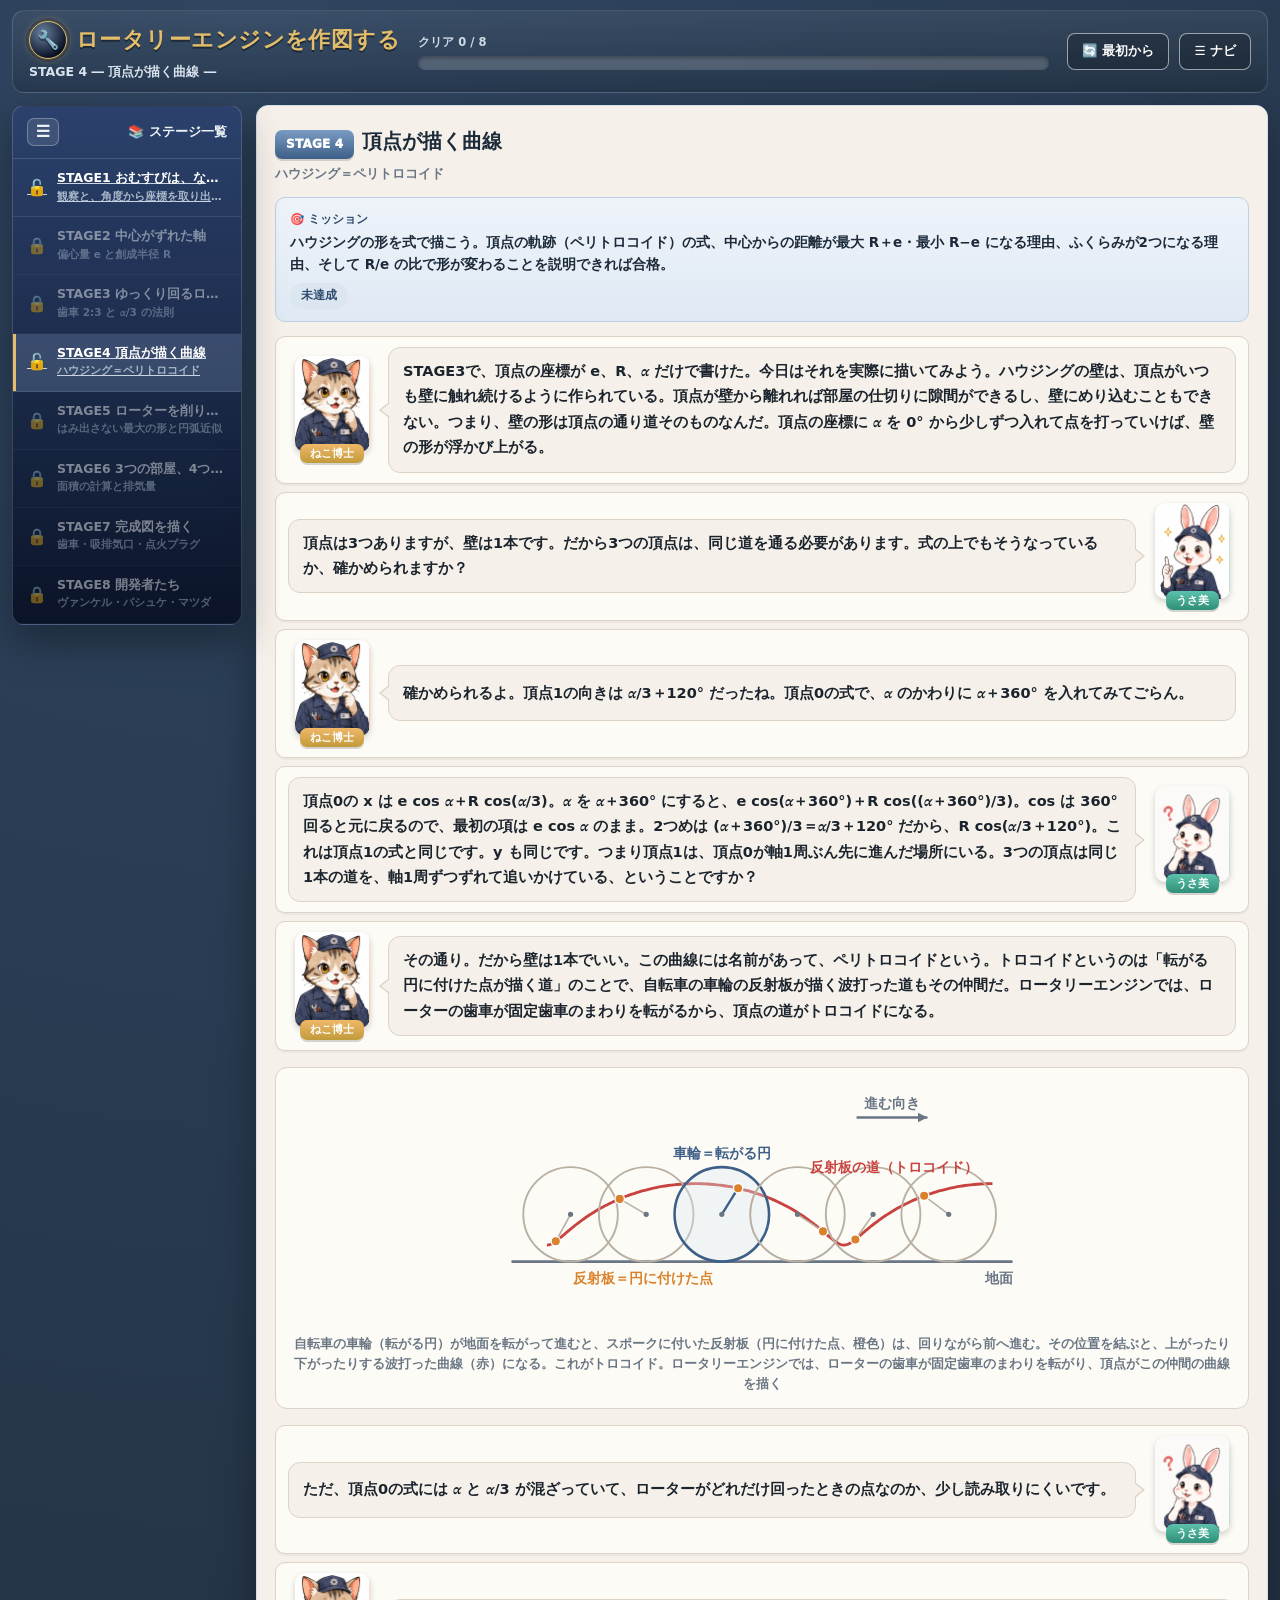
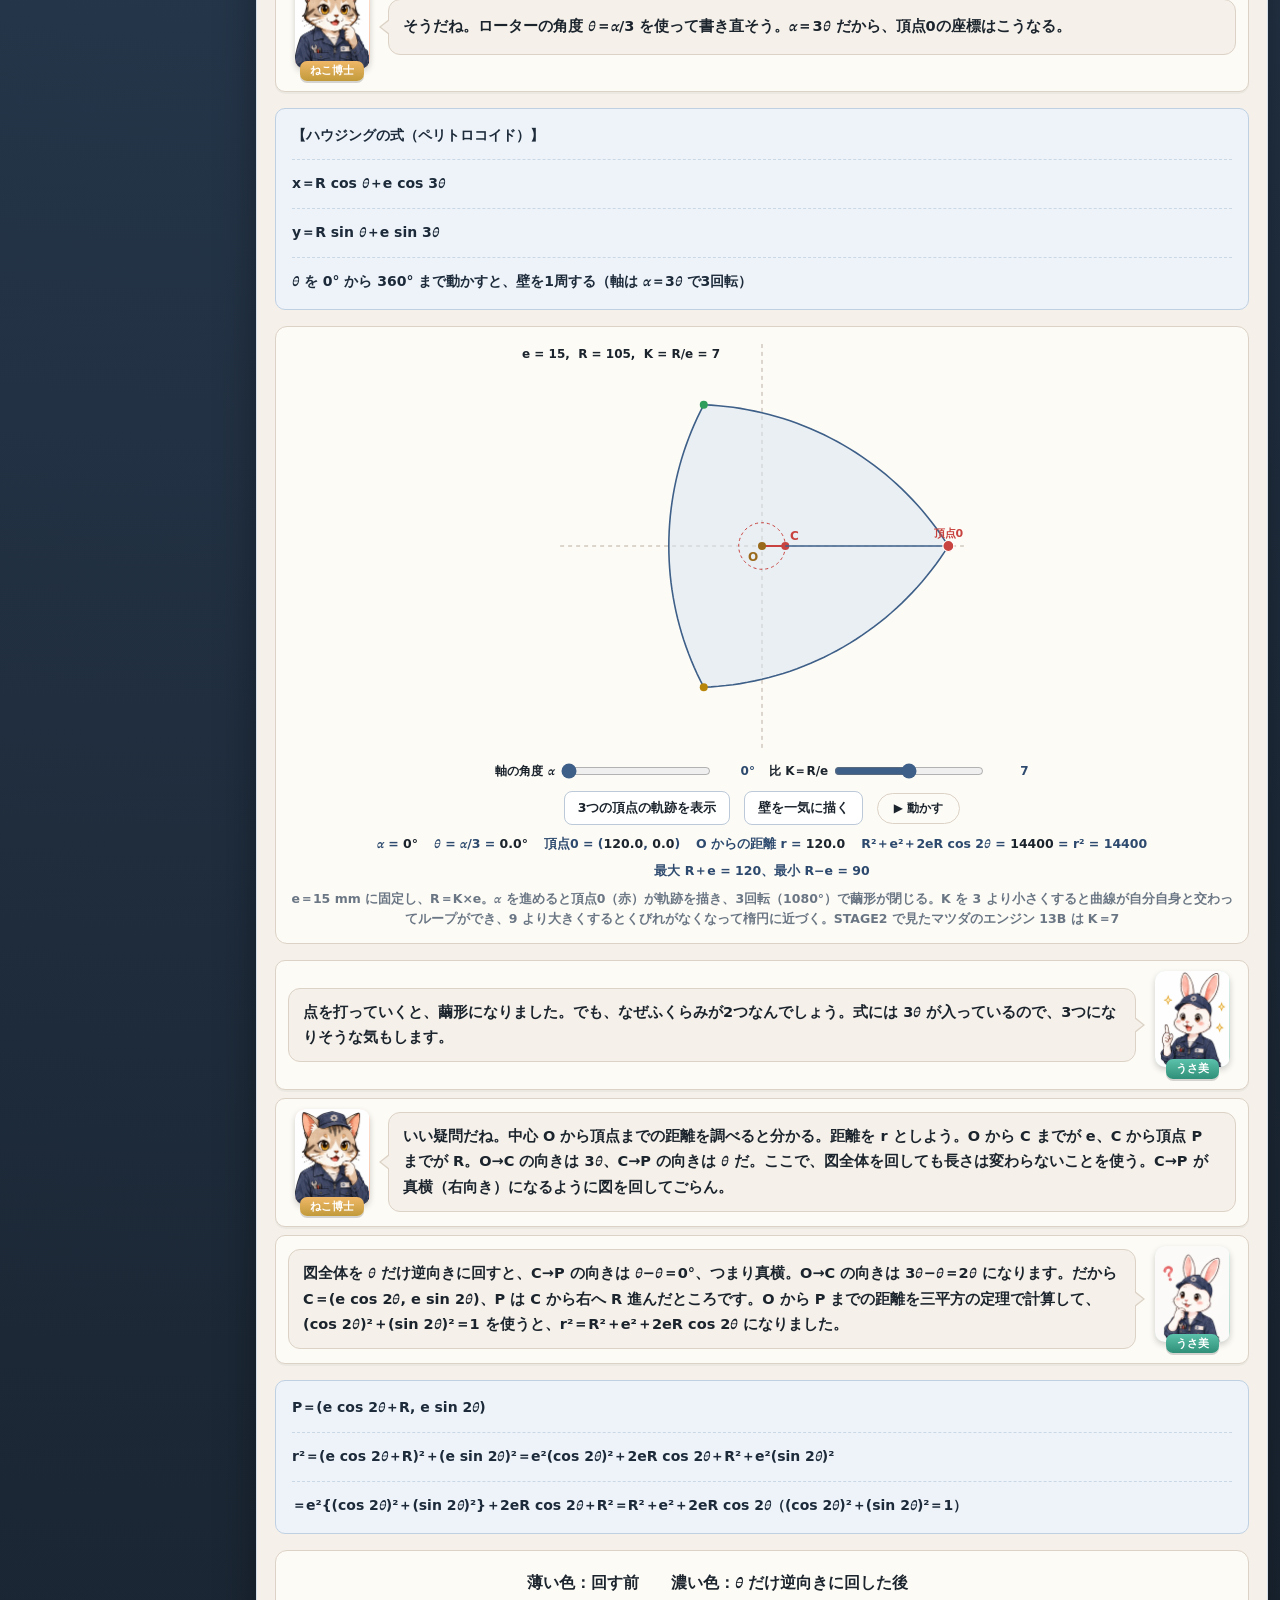
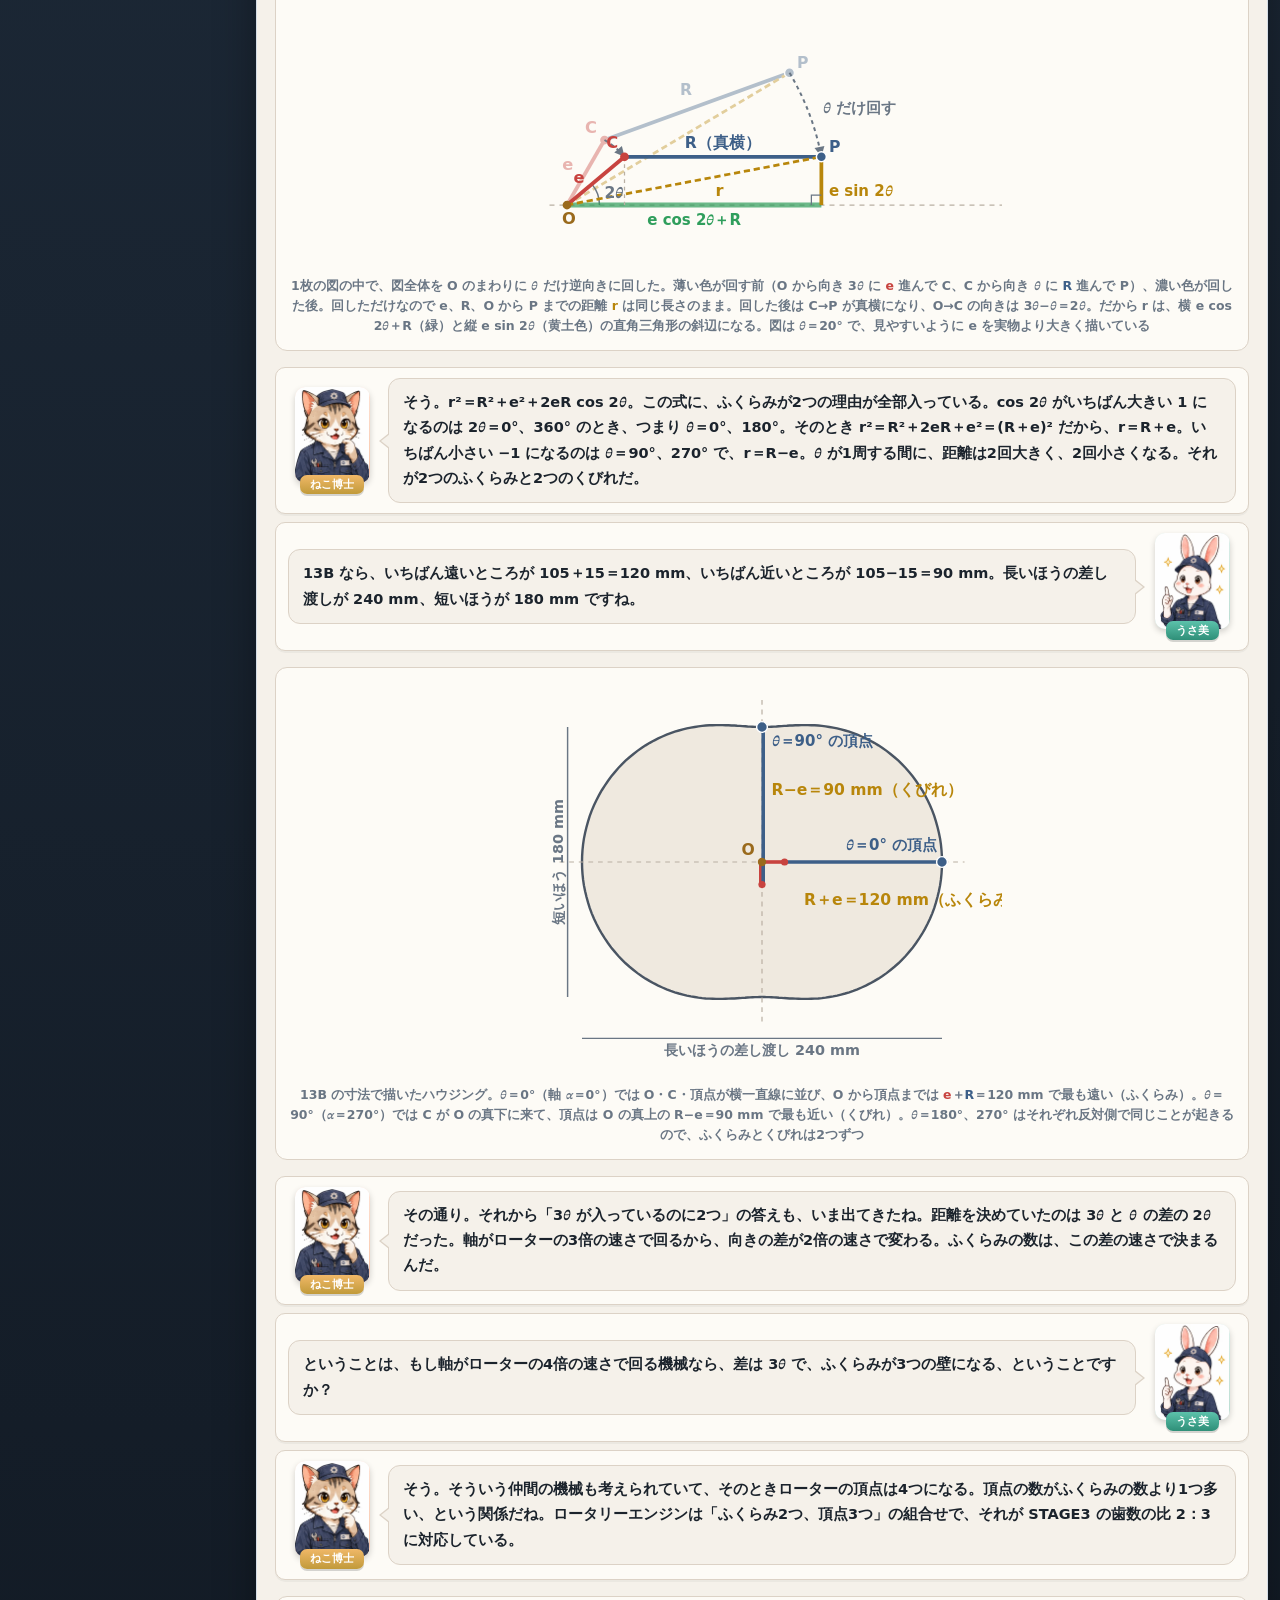
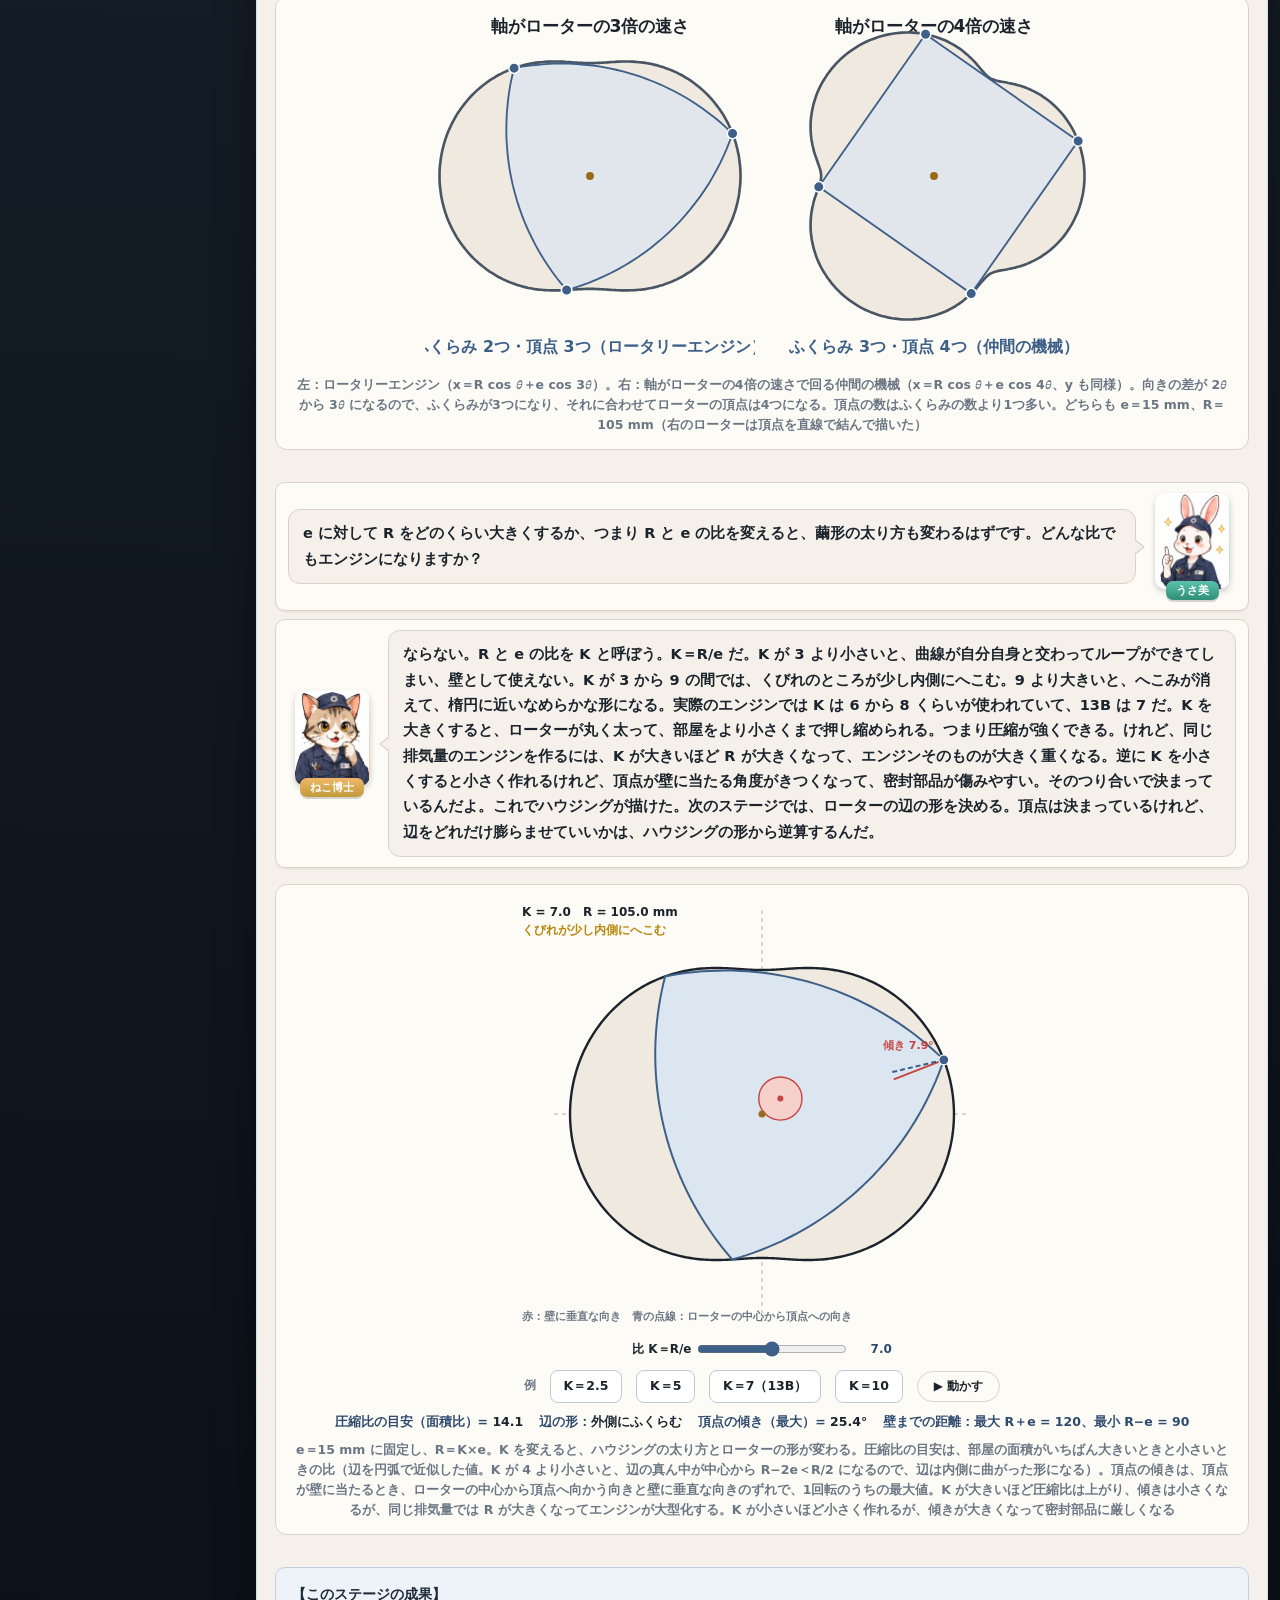
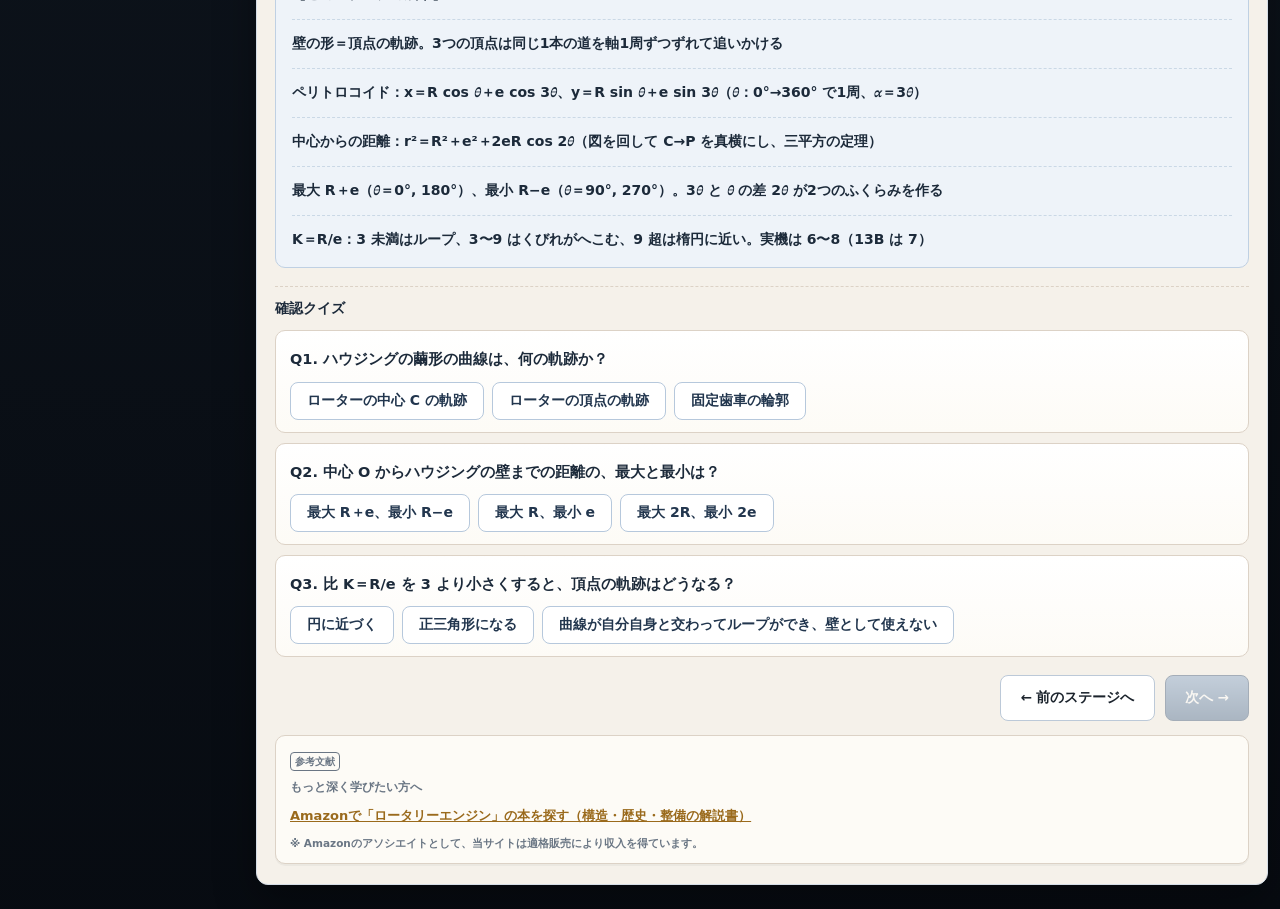
<file: stage4.html>
<!DOCTYPE html>
<html lang="ja">
<head>
<meta charset="UTF-8">
<meta name="viewport" content="width=device-width, initial-scale=1.0">
<meta name="theme-color" content="#1c2836">
<!-- Google tag (gtag.js) -->
<script async src="https://www.googletagmanager.com/gtag/js?id=G-9RTQCP2HXM"></script>
<script>
  window.dataLayer = window.dataLayer || [];
  function gtag(){dataLayer.push(arguments);}
  gtag('js', new Date());
  gtag('config', 'G-9RTQCP2HXM');
</script>
<title>STAGE4 頂点が描く曲線（ペリトロコイドの式） ― ロータリーエンジンを作図する</title>
<meta name="description" content="ロータリーエンジンのハウジングの繭形はペリトロコイド。頂点の軌跡 x＝R cos θ＋e cos 3θ を描き、三平方の定理で r²＝R²＋e²＋2eR cos 2θ を導いて、ふくらみが2つになる理由と比 K の役割を解説。">
<link rel="canonical" href="https://rotary-engine.habatakijuku.com/stage4">
<meta property="og:type" content="article">
<meta property="og:site_name" content="ロータリーエンジンを作図する">
<meta property="og:locale" content="ja_JP">
<meta property="og:title" content="STAGE4 頂点が描く曲線（ペリトロコイドの式） ― ロータリーエンジンを作図する">
<meta property="og:description" content="頂点の軌跡がそのままハウジングの繭形になる。三平方の定理で r²＝R²＋e²＋2eR cos 2θ を導き、ふくらみが2つになる理由を知る。">
<meta property="og:url" content="https://rotary-engine.habatakijuku.com/stage4">
<meta property="og:image" content="https://rotary-engine.habatakijuku.com/images/ogp.png">
<meta property="og:image:width" content="1200">
<meta property="og:image:height" content="630">
<meta property="og:image:alt" content="ロータリーエンジンを作図する：繭形のハウジングと三角おむすび形のローター、ハウジングの式 x＝R cos θ＋e cos 3θ">
<meta name="twitter:card" content="summary_large_image">
<link rel="icon" type="image/png" href="images/favicon.png">
<link rel="apple-touch-icon" href="images/apple-touch-icon.png">
<script type="application/ld+json">
{
  "@context": "https://schema.org",
  "@graph": [
    {
      "@type": "LearningResource",
      "name": "STAGE4 頂点が描く曲線",
      "description": "ロータリーエンジンのハウジングの繭形はペリトロコイド。頂点の軌跡 x＝R cos θ＋e cos 3θ を描き、三平方の定理で r²＝R²＋e²＋2eR cos 2θ を導いて、ふくらみが2つになる理由と比 K の役割を解説。",
      "url": "https://rotary-engine.habatakijuku.com/stage4",
      "inLanguage": "ja",
      "learningResourceType": "learning activity",
      "educationalLevel": "中学生以上",
      "isAccessibleForFree": true,
      "position": 4,
      "isPartOf": {
        "@type": "LearningResource",
        "name": "ロータリーエンジンを作図する",
        "url": "https://rotary-engine.habatakijuku.com/"
      },
      "author": {
        "@type": "Person",
        "name": "ruglerugle"
      }
    },
    {
      "@type": "BreadcrumbList",
      "itemListElement": [
        {
          "@type": "ListItem",
          "position": 1,
          "name": "ロータリーエンジンを作図する",
          "item": "https://rotary-engine.habatakijuku.com/"
        },
        {
          "@type": "ListItem",
          "position": 2,
          "name": "STAGE4 頂点が描く曲線",
          "item": "https://rotary-engine.habatakijuku.com/stage4"
        }
      ]
    }
  ]
}
</script>
<link rel="stylesheet" href="design-system.css?v=20261003c">
<style>
  .diagram-box svg.troch{max-width:min(100%,520px)}
  .troch .ground{stroke:#6a7684;stroke-width:2.2}
  .troch .path{fill:none;stroke:#c8433f;stroke-width:2.4}
  .troch .wh{fill:none;stroke:#b9b0a3;stroke-width:1.6} .troch .wh.cur{stroke:#3d5f88;stroke-width:2.2;fill:rgba(219,230,241,.35)}
  .troch .spk{stroke:#b9b0a3;stroke-width:1.4} .troch .spk.cur{stroke:#3d5f88;stroke-width:2}
  .troch .hub{fill:#6a7684} .troch .ref{fill:#d9822b;stroke:#fff;stroke-width:1.2}
  .troch .arr{stroke:#6a7684;stroke-width:2} .troch .arrh{fill:#6a7684}
  .troch .lb{fill:#6a7684;font-size:11.5px;font-weight:800}
  .troch .lbW{fill:#3d5f88;font-size:12px;font-weight:900}
  .troch .lbR{fill:#d9822b;font-size:12px;font-weight:900}
  .troch .lbP{fill:#c8433f;font-size:12px;font-weight:900}
  .pair-wrap{display:flex;flex-wrap:wrap;justify-content:center;align-items:flex-start;gap:6px 14px}
  .diagram-box .pair-wrap svg{flex:1 1 230px;width:100%;max-width:330px;height:auto}
  .diagram-box svg.bulge{max-width:min(100%,480px)}
  .diagram-box svg.rotOne{max-width:min(100%,500px)}
  .rotOne .before{opacity:.38}
  .rotOne .ax{stroke:#b9b0a3;stroke-width:1;stroke-dasharray:4 4}
  .rotOne .ang{fill:none;stroke:#6a7684;stroke-width:1.2}
  .rotOne .segE{stroke:#c8433f;stroke-width:3} .rotOne .segR{stroke:#3d5f88;stroke-width:3}
  .rotOne .segr{stroke:#b8860b;stroke-width:2.2;stroke-dasharray:5 3}
  .rotOne .legH{stroke:#2f9e5c;stroke-width:4;opacity:.7} .rotOne .legV{stroke:#b8860b;stroke-width:3}
  .rotOne .rt{fill:none;stroke:#6a7684;stroke-width:1} .rotOne .ext{stroke:#b9b0a3;stroke-width:1;stroke-dasharray:3 3}
  .rotOne .turn{fill:none;stroke:#6a7684;stroke-width:1.6;stroke-dasharray:3 3} .rotOne .turnh{fill:#6a7684}
  .rotOne .lTurn{fill:#6a7684;font-size:12px;font-weight:900}
  .rotOne .dO{fill:#9a6a1c} .rotOne .dC{fill:#c8433f} .rotOne .dP{fill:#3d5f88;stroke:#fff;stroke-width:1.2}
  .rotOne .lO{fill:#9a6a1c;font-size:13px;font-weight:900} .rotOne .lC{fill:#c8433f;font-size:13px;font-weight:900}
  .rotOne .lP{fill:#3d5f88;font-size:12.5px;font-weight:900} .rotOne .lA{fill:#6a7684;font-size:12.5px;font-weight:900}
  .rotOne .lE{fill:#c8433f;font-size:13px;font-weight:900} .rotOne .lR{fill:#3d5f88;font-size:12.5px;font-weight:900}
  .rotOne .lr{fill:#b8860b;font-size:13px;font-weight:900} .rotOne .lH{fill:#2f9e5c;font-size:12px;font-weight:900} .rotOne .lV{fill:#b8860b;font-size:12px;font-weight:900}
  .rotOne .lgd{fill:#1b232c;font-size:12.5px;font-weight:900}
  .rotS .ttl,.lobe .ttl{fill:#1b232c;font-size:13px;font-weight:900}
  .rotS .ax,.bulge .ax{stroke:#b9b0a3;stroke-width:1;stroke-dasharray:4 4}
  .rotS .ang{fill:none;stroke:#6a7684;stroke-width:1.2}
  .rotS .segE,.bulge .segE,.bulge .segE2{stroke:#c8433f;stroke-width:3}
  .rotS .segR,.bulge .segR,.bulge .segR2{stroke:#3d5f88;stroke-width:3}
  .rotS .segr{stroke:#b8860b;stroke-width:2.2;stroke-dasharray:5 3}
  .rotS .legH{stroke:#2f9e5c;stroke-width:4;opacity:.7}
  .rotS .legV{stroke:#b8860b;stroke-width:3}
  .rotS .rt{fill:none;stroke:#6a7684;stroke-width:1}
  .rotS .ext{stroke:#b9b0a3;stroke-width:1;stroke-dasharray:3 3}
  .rotS .dO,.bulge .dO,.lobe .dO{fill:#9a6a1c} .rotS .dC,.bulge .dC{fill:#c8433f}
  .rotS .dP,.bulge .dP,.lobe .dP{fill:#3d5f88;stroke:#fff;stroke-width:1.2}
  .rotS .lO,.bulge .lO{fill:#9a6a1c;font-size:13px;font-weight:900}
  .rotS .lC{fill:#c8433f;font-size:13px;font-weight:900}
  .rotS .lP,.bulge .lP{fill:#3d5f88;font-size:12.5px;font-weight:900}
  .rotS .lA{fill:#6a7684;font-size:12.5px;font-weight:900}
  .rotS .lE{fill:#c8433f;font-size:13px;font-weight:900}
  .rotS .lR{fill:#3d5f88;font-size:12.5px;font-weight:900}
  .rotS .lr,.bulge .lr{fill:#b8860b;font-size:13px;font-weight:900}
  .rotS .lH{fill:#2f9e5c;font-size:12px;font-weight:900}
  .rotS .lV{fill:#b8860b;font-size:12px;font-weight:900}
  .bulge .hs,.lobe .hs{fill:#efe9df;stroke:#4a5563;stroke-width:2}
  .bulge .dim{stroke:#6a7684;stroke-width:1.2}
  .bulge .lD{fill:#6a7684;font-size:12px;font-weight:800}
  .lobe .rt{fill:rgba(219,230,241,.75);stroke:#3d5f88;stroke-width:1.4}
  .lobe .sub{fill:#3d5f88;font-size:12px;font-weight:900}
  .sim-controls{display:flex;align-items:center;gap:8px 14px;flex-wrap:wrap;justify-content:center;margin-top:10px}
  .sim-controls .btn{font-size:12.5px;padding:.45rem .8rem}
  .sim-controls .btn[aria-pressed="true"]{background:linear-gradient(#7a9cc4,#3d5f88);border-color:#2d4a6e;color:#fff}
  .sim-controls .btn:disabled{opacity:.35}
  .sim-controls .grp-label{font-size:11.5px;font-weight:800;color:var(--muted);white-space:nowrap}
  .sim-controls label{display:inline-flex;align-items:center;gap:6px;font-size:12px;font-weight:800;color:var(--ink)}
  .sim-controls input[type=range]{width:150px;accent-color:#3d5f88}
  .sim-controls input[type=number]{width:70px;padding:4px 6px;border:1px solid var(--line);border-radius:6px;font-size:13px;font-weight:800;color:var(--ink);background:#fff}
  .sim-controls output{font-variant-numeric:tabular-nums;min-width:3.2em;text-align:right;color:#2d4a6e}
  .sim-play{padding:6px 16px;border:1px solid var(--line);border-radius:999px;background:var(--paper2);color:var(--ink);font-size:12px;font-weight:800;cursor:pointer}
  .sim-play:hover{background:#fff}
  .cv-wrap{width:100%;max-width:500px;margin-left:auto;margin-right:auto}
  .cv-wrap.two{max-width:760px}
  .cv-wrap canvas{display:block;width:100%;height:auto;border-radius:8px}
  .readout{display:flex;flex-wrap:wrap;gap:6px 16px;justify-content:center;margin-top:8px;font-size:12.5px;font-weight:800;color:#2d4a6e;font-variant-numeric:tabular-nums}
  .readout span b{color:var(--ink)}
  .note-box{background:#fffbe8;border:1px solid #e3d48f;border-radius:10px;padding:12px 14px;margin:12px 0;font-size:13.5px;line-height:1.75;color:#3a3210;font-weight:700}
  .note-box .nb-title{display:block;font-weight:950;margin-bottom:4px;color:#7a5a08}
  .kw{color:#2d4a6e}
  .qlink{color:var(--gold-dark);text-decoration:underline}
</style>
</head>
<body>
<div class="app-shell side-collapsed" id="app-shell">
  <header class="game-header">
    <div class="brand">
      <div class="brand-title"><a class="head-reset home-badge" href="index.html" title="トップへ" aria-label="トップへ">🔧</a> <span>ロータリーエンジンを作図する</span></div>
      <div class="brand-sub">STAGE 4 ― 頂点が描く曲線 ―</div>
    </div>
    <div class="head-progress-wrap">
      <div class="head-progress-label" id="progress-label">クリア 0 / 8</div>
      <div class="head-progress" role="progressbar" aria-label="クリア済みステージ数" aria-valuemin="0" aria-valuemax="8" aria-valuenow="0"><div class="head-progress-fill" id="progress-fill" style="width:0%"></div></div>
    </div>
    <div class="header-actions">
      <button class="head-reset" id="btn-reset-all">🔄 最初から</button>
      <button class="head-reset" id="head-nav-toggle" title="ステージ一覧の表示切替">☰ ナビ</button>
    </div>
  </header>
  <div class="game-layout">
    <div class="side-backdrop" id="side-backdrop"></div>
    <aside class="side-panel">
      <div class="side-head">
        <button class="side-toggle" id="sidebar-toggle" title="ステージ一覧の表示切替" aria-label="ステージ一覧の表示切替">☰</button>
        <span class="side-head-text">📚 ステージ一覧</span>
      </div>
      <div class="side-list" id="side-list"></div>
    </aside>
    <main class="main-area">
      <div class="chapter-head">
        <span class="chapter-badge">STAGE 4</span><h1 class="chapter-title">頂点が描く曲線</h1>
        <div class="chapter-sub">ハウジング＝ペリトロコイド</div>
      </div>
      <div class="mission-box">
        <div class="mission-label">🎯 ミッション</div>
        <div class="mission-text">ハウジングの形を式で描こう。頂点の軌跡（ペリトロコイド）の式、中心からの距離が最大 R＋e・最小 R−e になる理由、ふくらみが2つになる理由、そして R/e の比で形が変わることを説明できれば合格。</div>
        <span class="mission-status" id="mission-status">未達成</span>
      </div>

      <div class="dialogue-scene">
        <div class="dialog-row">
          <div class="dialog-character">
            <div class="dialog-avatar mentor"><img src="images/cat.webp" width="300" height="386" alt=""></div>
            <div class="dialog-name mentor">ねこ博士</div>
          </div>
          <div class="dialog-bubble">STAGE3で、頂点の座標が e、R、α だけで書けた。今日はそれを実際に描いてみよう。ハウジングの壁は、<strong>頂点がいつも壁に触れ続けるように</strong>作られている。頂点が壁から離れれば部屋の仕切りに隙間ができるし、壁にめり込むこともできない。つまり、<strong>壁の形は頂点の通り道そのもの</strong>なんだ。頂点の座標に α を 0° から少しずつ入れて点を打っていけば、壁の形が浮かび上がる。</div>
        </div>
        <div class="dialog-row right">
          <div class="dialog-character">
            <div class="dialog-avatar student"><img src="images/rabbit.webp" width="300" height="386" alt=""></div>
            <div class="dialog-name student">うさ美</div>
          </div>
          <div class="dialog-bubble">頂点は3つありますが、壁は1本です。だから3つの頂点は、同じ道を通る必要があります。式の上でもそうなっているか、確かめられますか？</div>
        </div>
        <div class="dialog-row">
          <div class="dialog-character">
            <div class="dialog-avatar mentor"><img src="images/cat.webp" width="300" height="386" alt="" loading="lazy" decoding="async"></div>
            <div class="dialog-name mentor">ねこ博士</div>
          </div>
          <div class="dialog-bubble">確かめられるよ。頂点1の向きは α/3＋120° だったね。頂点0の式で、α のかわりに α＋360° を入れてみてごらん。</div>
        </div>
        <div class="dialog-row right">
          <div class="dialog-character">
            <div class="dialog-avatar student"><img src="images/rabbitThink.webp" width="300" height="386" alt="" loading="lazy" decoding="async"></div>
            <div class="dialog-name student">うさ美</div>
          </div>
          <div class="dialog-bubble">頂点0の x は e cos α＋R cos(α/3)。α を α＋360° にすると、e cos(α＋360°)＋R cos((α＋360°)/3)。cos は 360° 回ると元に戻るので、最初の項は e cos α のまま。2つめは (α＋360°)/3＝α/3＋120° だから、R cos(α/3＋120°)。これは<strong>頂点1の式と同じ</strong>です。y も同じです。つまり頂点1は、頂点0が軸1周ぶん先に進んだ場所にいる。3つの頂点は<strong>同じ1本の道を、軸1周ずつずれて追いかけている</strong>、ということですか？</div>
        </div>
        <div class="dialog-row">
          <div class="dialog-character">
            <div class="dialog-avatar mentor"><img src="images/cat.webp" width="300" height="386" alt="" loading="lazy" decoding="async"></div>
            <div class="dialog-name mentor">ねこ博士</div>
          </div>
          <div class="dialog-bubble">その通り。だから壁は1本でいい。この曲線には名前があって、<strong>ペリトロコイド</strong>という。トロコイドというのは「転がる円に付けた点が描く道」のことで、自転車の車輪の反射板が描く波打った道もその仲間だ。ロータリーエンジンでは、ローターの歯車が固定歯車のまわりを転がるから、頂点の道がトロコイドになる。</div>
        </div>
      </div>

      <div class="diagram-box">
        <svg class="troch" viewBox="0 0 440 200" width="100%" role="img" aria-label="自転車の車輪が地面を転がりながら進む様子を6コマ重ねた図。スポークに付いた反射板の位置を結ぶと、上がったり下がったりする波打った曲線（トロコイド）になる">
          <line class="ground" x1="8" y1="152" x2="432" y2="152"></line>
          <polyline class="path" points="38.0,138.0 38.6,138.0 39.1,137.9 39.7,137.8 40.2,137.7 40.8,137.5 41.4,137.3 41.9,137.0 42.5,136.7 43.1,136.4 43.8,136.0 44.4,135.6 45.0,135.2 45.7,134.7 46.4,134.2 47.1,133.6 47.9,133.0 48.6,132.4 49.4,131.8 50.2,131.1 51.0,130.4 51.9,129.6 52.8,128.9 53.7,128.1 54.7,127.3 55.7,126.4 56.7,125.6 57.7,124.7 58.8,123.8 59.9,122.9 61.1,121.9 62.3,121.0 63.5,120.0 64.8,119.1 66.1,118.1 67.5,117.1 68.9,116.1 70.3,115.1 71.8,114.0 73.3,113.0 74.8,112.0 76.4,111.0 78.1,110.0 79.7,108.9 81.4,107.9 83.2,106.9 85.0,105.9 86.8,104.9 88.7,104.0 90.6,103.0 92.5,102.1 94.5,101.1 96.5,100.2 98.6,99.3 100.7,98.4 102.8,97.6 104.9,96.7 107.1,95.9 109.3,95.1 111.6,94.4 113.9,93.6 116.2,92.9 118.5,92.2 120.9,91.6 123.2,91.0 125.7,90.4 128.1,89.8 130.5,89.3 133.0,88.8 135.5,88.4 138.0,88.0 140.5,87.6 143.1,87.3 145.6,87.0 148.2,86.7 150.7,86.5 153.3,86.3 155.9,86.2 158.5,86.1 161.1,86.0 163.7,86.0 166.3,86.0 168.8,86.1 171.4,86.2 174.0,86.3 176.6,86.5 179.2,86.7 181.7,87.0 184.3,87.3 186.8,87.6 189.3,88.0 191.8,88.4 194.3,88.8 196.8,89.3 199.2,89.8 201.7,90.4 204.1,91.0 206.5,91.6 208.8,92.2 211.2,92.9 213.5,93.6 215.7,94.4 218.0,95.1 220.2,95.9 222.4,96.7 224.6,97.6 226.7,98.4 228.8,99.3 230.8,100.2 232.8,101.1 234.8,102.1 236.8,103.0 238.7,104.0 240.5,104.9 242.4,105.9 244.1,106.9 245.9,107.9 247.6,108.9 249.3,110.0 250.9,111.0 252.5,112.0 254.0,113.0 255.6,114.0 257.0,115.1 258.5,116.1 259.8,117.1 261.2,118.1 262.5,119.1 263.8,120.0 265.0,121.0 266.2,121.9 267.4,122.9 268.5,123.8 269.6,124.7 270.7,125.6 271.7,126.4 272.7,127.3 273.6,128.1 274.5,128.9 275.4,129.6 276.3,130.4 277.1,131.1 277.9,131.8 278.7,132.4 279.5,133.0 280.2,133.6 280.9,134.2 281.6,134.7 282.3,135.2 282.9,135.6 283.6,136.0 284.2,136.4 284.8,136.7 285.4,137.0 286.0,137.3 286.5,137.5 287.1,137.7 287.7,137.8 288.2,137.9 288.8,138.0 289.3,138.0 289.9,138.0 290.4,137.9 291.0,137.8 291.5,137.7 292.1,137.5 292.7,137.3 293.3,137.0 293.9,136.7 294.5,136.4 295.1,136.0 295.7,135.6 296.4,135.2 297.0,134.7 297.7,134.2 298.4,133.6 299.2,133.0 299.9,132.4 300.7,131.8 301.5,131.1 302.4,130.4 303.2,129.6 304.1,128.9 305.0,128.1 306.0,127.3 307.0,126.4 308.0,125.6 309.1,124.7 310.1,123.8 311.3,122.9 312.4,121.9 313.6,121.0 314.9,120.0 316.1,119.1 317.5,118.1 318.8,117.1 320.2,116.1 321.6,115.1 323.1,114.0 324.6,113.0 326.2,112.0 327.8,111.0 329.4,110.0 331.1,108.9 332.8,107.9 334.5,106.9 336.3,105.9 338.1,104.9 340.0,104.0 341.9,103.0 343.8,102.1 345.8,101.1 347.8,100.2 349.9,99.3 352.0,98.4 354.1,97.6 356.3,96.7 358.4,95.9 360.7,95.1 362.9,94.4 365.2,93.6 367.5,92.9 369.8,92.2 372.2,91.6 374.6,91.0 377.0,90.4 379.4,89.8 381.9,89.3 384.3,88.8 386.8,88.4 389.3,88.0 391.9,87.6 394.4,87.3 396.9,87.0 399.5,86.7 402.1,86.5 404.6,86.3 407.2,86.2 409.8,86.1 412.4,86.0 415.0,86.0"></polyline>
          <circle class="wh" cx="58.0" cy="112.0" r="40"></circle><line class="spk" x1="58.0" y1="112.0" x2="45.5" y2="134.8"></line><circle class="hub" cx="58.0" cy="112.0" r="2.2"></circle><circle class="ref" cx="45.5" cy="134.8" r="4"></circle>
          <circle class="wh" cx="122.0" cy="112.0" r="40"></circle><line class="spk" x1="122.0" y1="112.0" x2="99.6" y2="98.9"></line><circle class="hub" cx="122.0" cy="112.0" r="2.2"></circle><circle class="ref" cx="99.6" cy="98.9" r="4"></circle>
          <circle class="wh cur" cx="186.0" cy="112.0" r="40"></circle><line class="spk cur" x1="186.0" y1="112.0" x2="199.8" y2="89.9"></line><circle class="hub" cx="186.0" cy="112.0" r="2.2"></circle><circle class="ref" cx="199.8" cy="89.9" r="4"></circle>
          <circle class="wh" cx="250.0" cy="112.0" r="40"></circle><line class="spk" x1="250.0" y1="112.0" x2="271.6" y2="126.4"></line><circle class="hub" cx="250.0" cy="112.0" r="2.2"></circle><circle class="ref" cx="271.6" cy="126.4" r="4"></circle>
          <circle class="wh" cx="314.0" cy="112.0" r="40"></circle><line class="spk" x1="314.0" y1="112.0" x2="299.0" y2="133.2"></line><circle class="hub" cx="314.0" cy="112.0" r="2.2"></circle><circle class="ref" cx="299.0" cy="133.2" r="4"></circle>
          <circle class="wh" cx="378.0" cy="112.0" r="40"></circle><line class="spk" x1="378.0" y1="112.0" x2="357.2" y2="96.3"></line><circle class="hub" cx="378.0" cy="112.0" r="2.2"></circle><circle class="ref" cx="357.2" cy="96.3" r="4"></circle>
          <line class="arr" x1="300" y1="30" x2="360" y2="30"></line><polygon class="arrh" points="360,30 352,26 352,34"></polygon>
          <text class="lb" x="330" y="22" text-anchor="middle">進む向き</text>
          <text class="lbW" x="186.0" y="64.0" text-anchor="middle">車輪＝転がる円</text>
          <text class="lbR" x="60.0" y="170.0" text-anchor="start">反射板＝円に付けた点</text>
          <text class="lbP" x="332.0" y="76.0" text-anchor="middle">反射板の道（トロコイド）</text>
          <text class="lb" x="432" y="170.0" text-anchor="end">地面</text>
        </svg>
        <div class="diagram-caption">自転車の車輪（転がる円）が地面を転がって進むと、スポークに付いた反射板（円に付けた点、橙色）は、回りながら前へ進む。その位置を結ぶと、上がったり下がったりする波打った曲線（赤）になる。これが<strong>トロコイド</strong>。ロータリーエンジンでは、ローターの歯車が固定歯車のまわりを転がり、頂点がこの仲間の曲線を描く</div>
      </div>

      <div class="dialogue-scene">
        <div class="dialog-row right">
          <div class="dialog-character">
            <div class="dialog-avatar student"><img src="images/rabbitThink.webp" width="300" height="386" alt="" loading="lazy" decoding="async"></div>
            <div class="dialog-name student">うさ美</div>
          </div>
          <div class="dialog-bubble">ただ、頂点0の式には α と α/3 が混ざっていて、ローターがどれだけ回ったときの点なのか、少し読み取りにくいです。</div>
        </div>
        <div class="dialog-row">
          <div class="dialog-character">
            <div class="dialog-avatar mentor"><img src="images/cat.webp" width="300" height="386" alt="" loading="lazy" decoding="async"></div>
            <div class="dialog-name mentor">ねこ博士</div>
          </div>
          <div class="dialog-bubble">そうだね。ローターの角度 θ＝α/3 を使って書き直そう。α＝3θ だから、頂点0の座標はこうなる。</div>
        </div>
      </div>

      <div class="formula-box">
        <span class="step">【ハウジングの式（ペリトロコイド）】</span>
        <span class="step">x＝R cos θ＋e cos 3θ</span>
        <span class="step">y＝R sin θ＋e sin 3θ</span>
        <span class="step">θ を 0° から 360° まで動かすと、壁を1周する（軸は α＝3θ で3回転）</span>
      </div>

      <div class="diagram-box">
        <div class="cv-wrap"><canvas id="cv4" role="img" aria-label="軸の角度 α を進めると頂点0が赤い軌跡を描き、繭形のハウジングが浮かび上がる。R/e の比を変えると形が変わり、3より小さいとループができ、9より大きいと楕円に近づく"></canvas></div>
        <div class="sim-controls">
          <label>軸の角度 α <input type="range" id="al4" min="0" max="1080" value="0" step="2"> <output id="al4o">0°</output></label>
          <label>比 K＝R/e <input type="range" id="k4" min="2" max="12" value="7" step="0.5"> <output id="k4o">7</output></label>
        </div>
        <div class="sim-controls">
          <button class="btn" type="button" id="all4" aria-pressed="false">3つの頂点の軌跡を表示</button>
          <button class="btn" type="button" id="full4">壁を一気に描く</button>
          <button class="sim-play" id="play4" type="button" aria-pressed="false">▶ 動かす</button>
        </div>
        <div class="readout" id="ro4"></div>
        <div class="diagram-caption">e＝15 mm に固定し、R＝K×e。α を進めると頂点0（赤）が軌跡を描き、3回転（1080°）で繭形が閉じる。K を 3 より小さくすると曲線が自分自身と交わってループができ、9 より大きくするとくびれがなくなって楕円に近づく。STAGE2 で見たマツダのエンジン 13B は K＝7</div>
      </div>

      <div class="dialogue-scene">
        <div class="dialog-row right">
          <div class="dialog-character">
            <div class="dialog-avatar student"><img src="images/rabbit.webp" width="300" height="386" alt="" loading="lazy" decoding="async"></div>
            <div class="dialog-name student">うさ美</div>
          </div>
          <div class="dialog-bubble">点を打っていくと、繭形になりました。でも、なぜふくらみが2つなんでしょう。式には 3θ が入っているので、3つになりそうな気もします。</div>
        </div>
        <div class="dialog-row">
          <div class="dialog-character">
            <div class="dialog-avatar mentor"><img src="images/cat.webp" width="300" height="386" alt="" loading="lazy" decoding="async"></div>
            <div class="dialog-name mentor">ねこ博士</div>
          </div>
          <div class="dialog-bubble">いい疑問だね。中心 O から頂点までの距離を調べると分かる。距離を r としよう。O から C までが e、C から頂点 P までが R。O→C の向きは 3θ、C→P の向きは θ だ。ここで、図全体を回しても長さは変わらないことを使う。C→P が真横（右向き）になるように図を回してごらん。</div>
        </div>
        <div class="dialog-row right">
          <div class="dialog-character">
            <div class="dialog-avatar student"><img src="images/rabbitThink.webp" width="300" height="386" alt="" loading="lazy" decoding="async"></div>
            <div class="dialog-name student">うさ美</div>
          </div>
          <div class="dialog-bubble">図全体を θ だけ逆向きに回すと、C→P の向きは θ−θ＝0°、つまり真横。O→C の向きは 3θ−θ＝<strong>2θ</strong> になります。だから C＝(e cos 2θ, e sin 2θ)、P は C から右へ R 進んだところです。O から P までの距離を三平方の定理で計算して、(cos 2θ)²＋(sin 2θ)²＝1 を使うと、<strong>r²＝R²＋e²＋2eR cos 2θ</strong> になりました。</div>
        </div>
      </div>

      <div class="formula-box">
        <span class="step">P＝<span class="nw">(e cos 2θ＋R, e sin 2θ)</span></span>
        <span class="step">r²＝<span class="nw">(e cos 2θ＋R)²＋(e sin 2θ)²</span><br class="wbr">＝<span class="nw">e²(cos 2θ)²＋2eR cos 2θ＋R²＋e²(sin 2θ)²</span></span>
        <span class="step">＝<span class="nw">e²{(cos 2θ)²＋(sin 2θ)²}＋2eR cos 2θ＋R²</span><br class="wbr">＝<span class="nw"><strong>R²＋e²＋2eR cos 2θ</strong></span>（<span class="nw">(cos 2θ)²＋(sin 2θ)²＝1</span>）</span>
      </div>

      <div class="diagram-box">
        <svg class="rotOne" viewBox="0 0 400 236" width="100%" role="img" aria-label="図全体を O のまわりに θ だけ逆向きに回す様子。回す前（薄い色）は O から向き 3θ に e 進んで C、C から向き θ に R 進んで P。回した後（濃い色）は C→P が真横、O→C の向きが 2θ。回しただけなので e、R、O から P までの距離 r は同じ長さのまま。回した後では、r は横 e cos 2θ＋R、縦 e sin 2θ の直角三角形の斜辺">
          <line class="ax" x1="30" y1="192" x2="392" y2="192"></line>
          <text class="lgd" x="12" y="18" text-anchor="start">薄い色：回す前　　濃い色：θ だけ逆向きに回した後</text>
          <!-- 回す前（薄く） -->
          <g class="before">
            <line class="segE" x1="44" y1="192" x2="74.0" y2="140.0"></line>
            <line class="segR" x1="74.0" y1="140.0" x2="222.0" y2="86.2"></line>
            <line class="segr" x1="44" y1="192" x2="222.0" y2="86.2"></line>
            <circle class="dC" cx="74.0" cy="140.0" r="3.5"></circle><circle class="dP" cx="222.0" cy="86.2" r="4"></circle>
            <text class="lC" x="68.0" y="134.0" text-anchor="end">C</text>
            <text class="lP" x="228.0" y="82.2">P</text>
            <text class="lE" x="49.0" y="164.0" text-anchor="end">e</text>
            <text class="lR" x="144.0" y="104.1" text-anchor="end">R</text>
          </g>
          <!-- 回す矢印（O のまわり、θ だけ時計回り） -->
          <path class="turn" d="M222.0 86.2 A207.1 207.1 0 0 1 247.5 153.4"></path><polygon class="turnh" points="247.5,153.4 249.9,144.8 242.0,146.3"></polygon>
          <path class="turn" d="M74.0 140.0 A60.0 60.0 0 0 1 90.0 153.4"></path><polygon class="turnh" points="90.0,153.4 87.9,144.7 81.8,149.9"></polygon>
          <text class="lTurn" x="248.9" y="118.4" text-anchor="start">θ だけ回す</text>
          <!-- 回した後（濃く） -->
          <path class="ang" d="M70.0 192 A26 26 0 0 0 63.9 175.3"></path>
          <line class="legH" x1="44" y1="192" x2="247.5" y2="192"></line>
          <line class="legV" x1="247.5" y1="192" x2="247.5" y2="153.4"></line>
          <path class="rt" d="M239.5 192 V184 H247.5"></path>
          <line class="segE" x1="44" y1="192" x2="90.0" y2="153.4"></line>
          <line class="segR" x1="90.0" y1="153.4" x2="247.5" y2="153.4"></line>
          <line class="segr" x1="44" y1="192" x2="247.5" y2="153.4"></line>
          <line class="ext" x1="90.0" y1="153.4" x2="90.0" y2="192"></line>
          <circle class="dO" cx="44" cy="192" r="3.5"></circle><circle class="dC" cx="90.0" cy="153.4" r="3.5"></circle><circle class="dP" cx="247.5" cy="153.4" r="4"></circle>
          <text class="lO" x="40" y="207">O</text>
          <text class="lC" x="85.0" y="146.4" text-anchor="end">C</text>
          <text class="lP" x="253.5" y="149.4">P</text>
          <text class="lA" x="74" y="186">2θ</text>
          <text class="lE" x="58.0" y="174.7" text-anchor="end">e</text>
          <text class="lR" x="168.7" y="146.4" text-anchor="middle">R（真横）</text>
          <text class="lr" x="166.1" y="184.9" text-anchor="middle">r</text>
          <text class="lH" x="145.7" y="208" text-anchor="middle">e cos 2θ＋R</text>
          <text class="lV" x="253.5" y="184.7">e sin 2θ</text>
        </svg>
        <div class="diagram-caption">1枚の図の中で、図全体を O のまわりに θ だけ逆向きに回した。<strong>薄い色が回す前</strong>（O から向き 3θ に <span style="color:#c8433f">e</span> 進んで C、C から向き θ に <span style="color:#3d5f88">R</span> 進んで P）、<strong>濃い色が回した後</strong>。回しただけなので e、R、O から P までの距離 <span style="color:#b8860b">r</span> は同じ長さのまま。回した後は C→P が真横になり、O→C の向きは 3θ−θ＝2θ。だから r は、横 e cos 2θ＋R（緑）と縦 e sin 2θ（黄土色）の直角三角形の斜辺になる。図は θ＝20° で、見やすいように e を実物より大きく描いている</div>
      </div>

      <div class="dialogue-scene">
        <div class="dialog-row">
          <div class="dialog-character">
            <div class="dialog-avatar mentor"><img src="images/cat.webp" width="300" height="386" alt="" loading="lazy" decoding="async"></div>
            <div class="dialog-name mentor">ねこ博士</div>
          </div>
          <div class="dialog-bubble">そう。<strong>r²＝R²＋e²＋2eR cos 2θ</strong>。この式に、ふくらみが2つの理由が全部入っている。cos 2θ がいちばん大きい 1 になるのは 2θ＝0°、360° のとき、つまり θ＝0°、180°。そのとき r²＝R²＋2eR＋e²＝(R＋e)² だから、r＝R＋e。いちばん小さい −1 になるのは θ＝90°、270° で、r＝R−e。θ が1周する間に、距離は<strong>2回大きく、2回小さく</strong>なる。それが2つのふくらみと2つのくびれだ。</div>
        </div>
        <div class="dialog-row right">
          <div class="dialog-character">
            <div class="dialog-avatar student"><img src="images/rabbit.webp" width="300" height="386" alt="" loading="lazy" decoding="async"></div>
            <div class="dialog-name student">うさ美</div>
          </div>
          <div class="dialog-bubble">13B なら、いちばん遠いところが 105＋15＝120 mm、いちばん近いところが 105−15＝90 mm。長いほうの差し渡しが 240 mm、短いほうが 180 mm ですね。</div>
        </div>
      </div>

      <div class="diagram-box">
        <svg class="bulge" viewBox="0 0 400 322" width="100%" role="img" aria-label="ハウジングの繭形と、中心 O からの距離が最大と最小になる場所。θ＝0°では O、C、頂点が横一直線に並び、距離は R＋e＝120 mm（ふくらみ）。θ＝90°では C が O の真下にあり、頂点は O の真上で、距離は R−e＝90 mm（くびれ）。長いほうの差し渡しは240 mm、短いほうは180 mm">
          <polygon class="hs" points="350.0,150.0 349.9,145.1 349.6,140.2 349.1,135.3 348.4,130.5 347.4,125.7 346.3,121.0 345.0,116.3 343.6,111.7 341.9,107.2 340.0,102.8 338.0,98.5 335.8,94.3 333.5,90.2 331.0,86.3 328.4,82.5 325.7,78.8 322.8,75.3 319.9,71.9 316.8,68.7 313.7,65.6 310.4,62.7 307.1,60.0 303.8,57.4 300.4,55.0 297.0,52.8 293.5,50.7 290.0,48.8 286.5,47.0 283.0,45.4 279.5,43.9 276.1,42.6 272.7,41.4 269.3,40.4 265.9,39.5 262.6,38.7 259.3,38.0 256.1,37.5 253.0,37.0 249.9,36.6 246.9,36.3 243.9,36.1 241.1,36.0 238.3,35.9 235.6,35.9 232.9,35.9 230.3,36.0 227.8,36.1 225.4,36.2 223.0,36.3 220.7,36.5 218.5,36.6 216.3,36.8 214.1,36.9 212.0,37.1 210.0,37.2 207.9,37.3 205.9,37.4 203.9,37.4 202.0,37.5 200.0,37.5 198.0,37.5 196.1,37.4 194.1,37.4 192.1,37.3 190.0,37.2 188.0,37.1 185.9,36.9 183.7,36.8 181.5,36.6 179.3,36.5 177.0,36.3 174.6,36.2 172.2,36.1 169.7,36.0 167.1,35.9 164.4,35.9 161.7,35.9 158.9,36.0 156.1,36.1 153.1,36.3 150.1,36.6 147.0,37.0 143.9,37.5 140.7,38.0 137.4,38.7 134.1,39.5 130.7,40.4 127.3,41.4 123.9,42.6 120.5,43.9 117.0,45.4 113.5,47.0 110.0,48.8 106.5,50.7 103.0,52.8 99.6,55.0 96.2,57.4 92.9,60.0 89.6,62.7 86.3,65.6 83.2,68.7 80.1,71.9 77.2,75.3 74.3,78.8 71.6,82.5 69.0,86.3 66.5,90.2 64.2,94.3 62.0,98.5 60.0,102.8 58.1,107.2 56.4,111.7 55.0,116.3 53.7,121.0 52.6,125.7 51.6,130.5 50.9,135.3 50.4,140.2 50.1,145.1 50.0,150.0 50.1,154.9 50.4,159.8 50.9,164.7 51.6,169.5 52.6,174.3 53.7,179.0 55.0,183.7 56.4,188.3 58.1,192.8 60.0,197.2 62.0,201.5 64.2,205.7 66.5,209.8 69.0,213.7 71.6,217.5 74.3,221.2 77.2,224.7 80.1,228.1 83.2,231.3 86.3,234.4 89.6,237.3 92.9,240.0 96.2,242.6 99.6,245.0 103.0,247.2 106.5,249.3 110.0,251.2 113.5,253.0 117.0,254.6 120.5,256.1 123.9,257.4 127.3,258.6 130.7,259.6 134.1,260.5 137.4,261.3 140.7,262.0 143.9,262.5 147.0,263.0 150.1,263.4 153.1,263.7 156.1,263.9 158.9,264.0 161.7,264.1 164.4,264.1 167.1,264.1 169.7,264.0 172.2,263.9 174.6,263.8 177.0,263.7 179.3,263.5 181.5,263.4 183.7,263.2 185.9,263.1 188.0,262.9 190.0,262.8 192.1,262.7 194.1,262.6 196.1,262.6 198.0,262.5 200.0,262.5 202.0,262.5 203.9,262.6 205.9,262.6 207.9,262.7 210.0,262.8 212.0,262.9 214.1,263.1 216.3,263.2 218.5,263.4 220.7,263.5 223.0,263.7 225.4,263.8 227.8,263.9 230.3,264.0 232.9,264.1 235.6,264.1 238.3,264.1 241.1,264.0 243.9,263.9 246.9,263.7 249.9,263.4 253.0,263.0 256.1,262.5 259.3,262.0 262.6,261.3 265.9,260.5 269.3,259.6 272.7,258.6 276.1,257.4 279.5,256.1 283.0,254.6 286.5,253.0 290.0,251.2 293.5,249.3 297.0,247.2 300.4,245.0 303.8,242.6 307.1,240.0 310.4,237.3 313.7,234.4 316.8,231.3 319.9,228.1 322.8,224.7 325.7,221.2 328.4,217.5 331.0,213.7 333.5,209.8 335.8,205.7 338.0,201.5 340.0,197.2 341.9,192.8 343.6,188.3 345.0,183.7 346.3,179.0 347.4,174.3 348.4,169.5 349.1,164.7 349.6,159.8 349.9,154.9"></polygon>
          <line class="ax" x1="31.3" y1="150" x2="368.8" y2="150"></line>
          <line class="ax" x1="200" y1="15" x2="200" y2="285"></line>
          <line class="segE" x1="200" y1="150" x2="218.8" y2="150"></line>
          <line class="segR" x1="218.8" y1="150" x2="350" y2="150"></line>
          <circle class="dC" cx="218.8" cy="150" r="3"></circle><circle class="dP" cx="350" cy="150" r="4.5"></circle>
          <line class="segE2" x1="199" y1="150" x2="199" y2="168.8"></line>
          <line class="segR2" x1="201" y1="168.8" x2="201" y2="37.5"></line>
          <circle class="dC" cx="200" cy="168.8" r="3"></circle><circle class="dP" cx="200" cy="37.5" r="4.5"></circle>
          <circle class="dO" cx="200" cy="150" r="3.5"></circle>
          <text class="lO" x="194" y="144" text-anchor="end">O</text>
          <text class="lP" x="346" y="140" text-anchor="end">θ＝0° の頂点</text>
          <text class="lr" x="235.0" y="186.0" text-anchor="start">R＋e＝120 mm（ふくらみ）</text>
          <text class="lP" x="208" y="53.5" text-anchor="start">θ＝90° の頂点</text>
          <text class="lr" x="208" y="93.8" text-anchor="start">R−e＝90 mm（くびれ）</text>
          <line class="dim" x1="50" y1="297" x2="350" y2="297"></line>
          <text class="lD" x="200" y="311" text-anchor="middle">長いほうの差し渡し 240 mm</text>
          <line class="dim" x1="38" y1="37.5" x2="38" y2="262.5"></line>
          <text class="lD" x="34" y="150" text-anchor="middle" transform="rotate(-90 34 150)">短いほう 180 mm</text>
        </svg>
        <div class="diagram-caption">13B の寸法で描いたハウジング。θ＝0°（軸 α＝0°）では O・C・頂点が横一直線に並び、O から頂点までは <span style="color:#c8433f">e</span>＋<span style="color:#3d5f88">R</span>＝120 mm で最も遠い（<strong>ふくらみ</strong>）。θ＝90°（α＝270°）では C が O の真下に来て、頂点は O の真上の R−e＝90 mm で最も近い（<strong>くびれ</strong>）。θ＝180°、270° はそれぞれ反対側で同じことが起きるので、ふくらみとくびれは2つずつ</div>
      </div>

      <div class="dialogue-scene">
        <div class="dialog-row">
          <div class="dialog-character">
            <div class="dialog-avatar mentor"><img src="images/cat.webp" width="300" height="386" alt="" loading="lazy" decoding="async"></div>
            <div class="dialog-name mentor">ねこ博士</div>
          </div>
          <div class="dialog-bubble">その通り。それから「3θ が入っているのに2つ」の答えも、いま出てきたね。距離を決めていたのは 3θ と θ の<strong>差の 2θ</strong>だった。軸がローターの3倍の速さで回るから、向きの差が2倍の速さで変わる。ふくらみの数は、この差の速さで決まるんだ。</div>
        </div>
        <div class="dialog-row right">
          <div class="dialog-character">
            <div class="dialog-avatar student"><img src="images/rabbit.webp" width="300" height="386" alt="" loading="lazy" decoding="async"></div>
            <div class="dialog-name student">うさ美</div>
          </div>
          <div class="dialog-bubble">ということは、もし軸がローターの4倍の速さで回る機械なら、差は 3θ で、ふくらみが3つの壁になる、ということですか？</div>
        </div>
        <div class="dialog-row">
          <div class="dialog-character">
            <div class="dialog-avatar mentor"><img src="images/cat.webp" width="300" height="386" alt="" loading="lazy" decoding="async"></div>
            <div class="dialog-name mentor">ねこ博士</div>
          </div>
          <div class="dialog-bubble">そう。そういう仲間の機械も考えられていて、そのときローターの頂点は4つになる。頂点の数がふくらみの数より1つ多い、という関係だね。ロータリーエンジンは「ふくらみ2つ、頂点3つ」の組合せで、それが STAGE3 の歯数の比 2：3 に対応している。</div>
        </div>
      </div>

      <div class="diagram-box">
        <div class="pair-wrap">
          <svg class="lobe" viewBox="0 0 250 270" role="img" aria-label="軸がローターの3倍の速さ。ふくらみ 2つ・頂点 3つ（ロータリーエンジン）">
          <text class="ttl" x="125" y="16" text-anchor="middle">軸がローターの3倍の速さ</text>
          <polygon class="hs" points="239.0,125.0 239.0,122.5 238.9,120.0 238.7,117.6 238.4,115.1 238.1,112.6 237.8,110.2 237.3,107.7 236.8,105.3 236.2,102.9 235.6,100.6 234.9,98.2 234.1,95.9 233.3,93.6 232.4,91.3 231.4,89.1 230.4,86.9 229.4,84.8 228.2,82.6 227.1,80.6 225.9,78.5 224.6,76.6 223.3,74.6 221.9,72.7 220.5,70.9 219.1,69.1 217.6,67.3 216.1,65.6 214.6,64.0 213.0,62.4 211.4,60.9 209.8,59.4 208.1,58.0 206.4,56.6 204.7,55.3 203.0,54.0 201.3,52.8 199.6,51.7 197.8,50.6 196.1,49.5 194.3,48.5 192.5,47.6 190.8,46.7 189.0,45.9 187.2,45.1 185.5,44.4 183.7,43.7 182.0,43.1 180.2,42.5 178.5,42.0 176.8,41.5 175.1,41.0 173.4,40.6 171.7,40.2 170.1,39.9 168.4,39.6 166.8,39.3 165.3,39.1 163.7,38.9 162.1,38.8 160.6,38.6 159.1,38.5 157.7,38.4 156.2,38.4 154.8,38.3 153.4,38.3 152.0,38.3 150.7,38.3 149.3,38.3 148.1,38.3 146.8,38.4 145.5,38.4 144.3,38.5 143.1,38.6 141.9,38.6 140.7,38.7 139.6,38.8 138.5,38.9 137.4,39.0 136.3,39.0 135.2,39.1 134.1,39.2 133.1,39.2 132.0,39.3 131.0,39.3 130.0,39.4 129.0,39.4 128.0,39.5 127.0,39.5 126.0,39.5 125.0,39.5 124.0,39.5 123.0,39.5 122.0,39.5 121.0,39.4 120.0,39.4 119.0,39.3 118.0,39.3 116.9,39.2 115.9,39.2 114.8,39.1 113.7,39.0 112.6,39.0 111.5,38.9 110.4,38.8 109.3,38.7 108.1,38.6 106.9,38.6 105.7,38.5 104.5,38.4 103.2,38.4 101.9,38.3 100.7,38.3 99.3,38.3 98.0,38.3 96.6,38.3 95.2,38.3 93.8,38.4 92.3,38.4 90.9,38.5 89.4,38.6 87.9,38.8 86.3,38.9 84.7,39.1 83.2,39.3 81.6,39.6 79.9,39.9 78.3,40.2 76.6,40.6 74.9,41.0 73.2,41.5 71.5,42.0 69.8,42.5 68.0,43.1 66.3,43.7 64.5,44.4 62.8,45.1 61.0,45.9 59.2,46.7 57.5,47.6 55.7,48.5 53.9,49.5 52.2,50.6 50.4,51.7 48.7,52.8 47.0,54.0 45.3,55.3 43.6,56.6 41.9,58.0 40.2,59.4 38.6,60.9 37.0,62.4 35.4,64.0 33.9,65.6 32.4,67.3 30.9,69.1 29.5,70.9 28.1,72.7 26.7,74.6 25.4,76.6 24.1,78.5 22.9,80.6 21.8,82.6 20.6,84.8 19.6,86.9 18.6,89.1 17.6,91.3 16.7,93.6 15.9,95.9 15.1,98.2 14.4,100.6 13.8,102.9 13.2,105.3 12.7,107.7 12.2,110.2 11.9,112.6 11.6,115.1 11.3,117.6 11.1,120.0 11.0,122.5 11.0,125.0 11.0,127.5 11.1,130.0 11.3,132.4 11.6,134.9 11.9,137.4 12.2,139.8 12.7,142.3 13.2,144.7 13.8,147.1 14.4,149.4 15.1,151.8 15.9,154.1 16.7,156.4 17.6,158.7 18.6,160.9 19.6,163.1 20.6,165.2 21.8,167.4 22.9,169.4 24.1,171.5 25.4,173.4 26.7,175.4 28.1,177.3 29.5,179.1 30.9,180.9 32.4,182.7 33.9,184.4 35.4,186.0 37.0,187.6 38.6,189.1 40.2,190.6 41.9,192.0 43.6,193.4 45.3,194.7 47.0,196.0 48.7,197.2 50.4,198.3 52.2,199.4 53.9,200.5 55.7,201.5 57.5,202.4 59.2,203.3 61.0,204.1 62.8,204.9 64.5,205.6 66.3,206.3 68.0,206.9 69.8,207.5 71.5,208.0 73.2,208.5 74.9,209.0 76.6,209.4 78.3,209.8 79.9,210.1 81.6,210.4 83.2,210.7 84.7,210.9 86.3,211.1 87.9,211.2 89.4,211.4 90.9,211.5 92.3,211.6 93.8,211.6 95.2,211.7 96.6,211.7 98.0,211.7 99.3,211.7 100.7,211.7 101.9,211.7 103.2,211.6 104.5,211.6 105.7,211.5 106.9,211.4 108.1,211.4 109.3,211.3 110.4,211.2 111.5,211.1 112.6,211.0 113.7,211.0 114.8,210.9 115.9,210.8 116.9,210.8 118.0,210.7 119.0,210.7 120.0,210.6 121.0,210.6 122.0,210.5 123.0,210.5 124.0,210.5 125.0,210.5 126.0,210.5 127.0,210.5 128.0,210.5 129.0,210.6 130.0,210.6 131.0,210.7 132.0,210.7 133.1,210.8 134.1,210.8 135.2,210.9 136.3,211.0 137.4,211.0 138.5,211.1 139.6,211.2 140.7,211.3 141.9,211.4 143.1,211.4 144.3,211.5 145.5,211.6 146.8,211.6 148.1,211.7 149.3,211.7 150.7,211.7 152.0,211.7 153.4,211.7 154.8,211.7 156.2,211.6 157.7,211.6 159.1,211.5 160.6,211.4 162.1,211.2 163.7,211.1 165.3,210.9 166.8,210.7 168.4,210.4 170.1,210.1 171.7,209.8 173.4,209.4 175.1,209.0 176.8,208.5 178.5,208.0 180.2,207.5 182.0,206.9 183.7,206.3 185.5,205.6 187.2,204.9 189.0,204.1 190.8,203.3 192.5,202.4 194.3,201.5 196.1,200.5 197.8,199.4 199.6,198.3 201.3,197.2 203.0,196.0 204.7,194.7 206.4,193.4 208.1,192.0 209.8,190.6 211.4,189.1 213.0,187.6 214.6,186.0 216.1,184.4 217.6,182.7 219.1,180.9 220.5,179.1 221.9,177.3 223.3,175.4 224.6,173.4 225.9,171.5 227.1,169.4 228.2,167.4 229.4,165.2 230.4,163.1 231.4,160.9 232.4,158.7 233.3,156.4 234.1,154.1 234.9,151.8 235.6,149.4 236.2,147.1 236.8,144.7 237.3,142.3 237.8,139.8 238.1,137.4 238.4,134.9 238.7,132.4 238.9,130.0 239.0,127.5"></polygon>
          <polygon class="rt" points="233.0,92.8 228.6,88.7 224.2,84.7 219.6,80.9 214.8,77.2 210.0,73.7 205.0,70.3 200.0,67.1 194.8,64.0 189.6,61.2 184.2,58.5 178.8,55.9 173.3,53.6 167.7,51.4 162.1,49.4 156.4,47.6 150.6,46.0 144.8,44.5 138.9,43.3 133.0,42.2 127.1,41.3 121.1,40.7 115.2,40.2 109.2,39.9 103.2,39.8 97.2,39.9 91.2,40.2 85.2,40.7 79.3,41.4 73.4,42.2 67.5,43.3 66.1,49.1 64.8,55.0 63.8,60.9 63.0,66.8 62.4,72.8 61.9,78.7 61.7,84.7 61.6,90.7 61.7,96.7 62.1,102.7 62.6,108.7 63.3,114.6 64.2,120.5 65.3,126.4 66.6,132.3 68.1,138.1 69.7,143.8 71.6,149.5 73.6,155.2 75.8,160.7 78.2,166.2 80.8,171.6 83.5,177.0 86.4,182.2 89.5,187.3 92.8,192.4 96.2,197.3 99.7,202.1 103.4,206.8 107.3,211.4 113.1,209.7 118.7,207.8 124.4,205.8 129.9,203.5 135.4,201.1 140.8,198.5 146.1,195.7 151.3,192.8 156.4,189.7 161.5,186.4 166.4,182.9 171.2,179.3 175.8,175.6 180.4,171.7 184.8,167.7 189.1,163.5 193.3,159.2 197.3,154.7 201.1,150.1 204.8,145.4 208.4,140.6 211.8,135.7 215.1,130.7 218.1,125.5 221.0,120.3 223.8,114.9 226.3,109.5 228.7,104.0 230.9,98.5"></polygon>
          <circle class="dP" cx="233.0" cy="92.8" r="4"></circle><circle class="dP" cx="67.5" cy="43.3" r="4"></circle><circle class="dP" cx="107.3" cy="211.4" r="4"></circle>
          <circle class="dO" cx="125" cy="125" r="3"></circle>
          <text class="sub" x="125" y="258" text-anchor="middle">ふくらみ 2つ・頂点 3つ（ロータリーエンジン）</text>
        </svg>
          <svg class="lobe" viewBox="0 0 250 270" role="img" aria-label="軸がローターの4倍の速さ。ふくらみ 3つ・頂点 4つ（仲間の機械）">
          <text class="ttl" x="125" y="16" text-anchor="middle">軸がローターの4倍の速さ</text>
          <polygon class="hs" points="239.0,125.0 239.0,122.3 238.8,119.5 238.6,116.8 238.2,114.1 237.8,111.4 237.2,108.8 236.6,106.2 235.9,103.6 235.1,101.0 234.2,98.5 233.2,96.1 232.1,93.7 231.0,91.3 229.8,89.1 228.5,86.8 227.1,84.7 225.7,82.6 224.3,80.6 222.8,78.7 221.2,76.8 219.6,75.1 218.0,73.4 216.3,71.8 214.6,70.3 212.9,68.8 211.2,67.4 209.5,66.2 207.7,65.0 206.0,63.8 204.3,62.8 202.5,61.8 200.8,60.9 199.1,60.1 197.4,59.3 195.8,58.6 194.2,58.0 192.6,57.4 191.0,56.9 189.5,56.4 188.0,56.0 186.6,55.6 185.2,55.3 183.8,55.0 182.5,54.7 181.3,54.5 180.1,54.2 178.9,54.0 177.8,53.8 176.7,53.6 175.7,53.5 174.8,53.3 173.8,53.1 172.9,52.9 172.1,52.7 171.3,52.4 170.5,52.2 169.8,51.9 169.1,51.6 168.4,51.3 167.8,51.0 167.1,50.6 166.5,50.1 165.9,49.7 165.3,49.2 164.7,48.6 164.1,48.0 163.5,47.4 162.9,46.8 162.2,46.0 161.6,45.3 160.9,44.5 160.2,43.7 159.5,42.8 158.7,41.9 157.9,41.0 157.1,40.0 156.2,39.0 155.3,38.0 154.3,37.0 153.2,35.9 152.1,34.9 151.0,33.8 149.7,32.7 148.4,31.6 147.1,30.5 145.7,29.4 144.2,28.3 142.6,27.3 141.0,26.3 139.3,25.3 137.5,24.3 135.6,23.3 133.7,22.4 131.7,21.6 129.7,20.8 127.6,20.0 125.4,19.3 123.2,18.7 120.9,18.1 118.6,17.6 116.2,17.2 113.8,16.8 111.3,16.6 108.8,16.4 106.3,16.3 103.8,16.3 101.2,16.4 98.6,16.6 96.0,16.9 93.4,17.2 90.7,17.7 88.1,18.3 85.5,18.9 82.9,19.7 80.4,20.6 77.8,21.5 75.3,22.6 72.8,23.7 70.4,24.9 68.0,26.3 65.7,27.7 63.4,29.2 61.1,30.8 59.0,32.4 56.9,34.1 54.8,35.9 52.9,37.8 51.0,39.7 49.2,41.7 47.5,43.7 45.9,45.8 44.3,47.9 42.9,50.1 41.5,52.3 40.2,54.5 39.0,56.7 37.9,59.0 36.9,61.2 36.0,63.5 35.2,65.8 34.5,68.0 33.8,70.3 33.3,72.5 32.8,74.7 32.4,76.9 32.1,79.1 31.8,81.3 31.6,83.4 31.5,85.4 31.5,87.5 31.5,89.4 31.6,91.4 31.7,93.3 31.9,95.1 32.1,96.9 32.4,98.6 32.7,100.3 33.0,101.9 33.4,103.4 33.7,104.9 34.1,106.4 34.5,107.7 34.9,109.0 35.4,110.3 35.8,111.5 36.2,112.7 36.6,113.8 37.0,114.9 37.3,115.9 37.7,116.8 38.0,117.8 38.3,118.7 38.6,119.5 38.8,120.4 39.0,121.2 39.2,122.0 39.3,122.7 39.4,123.5 39.5,124.3 39.5,125.0 39.5,125.7 39.4,126.5 39.3,127.3 39.2,128.0 39.0,128.8 38.8,129.6 38.6,130.5 38.3,131.3 38.0,132.2 37.7,133.2 37.3,134.1 37.0,135.1 36.6,136.2 36.2,137.3 35.8,138.5 35.4,139.7 34.9,141.0 34.5,142.3 34.1,143.6 33.7,145.1 33.4,146.6 33.0,148.1 32.7,149.7 32.4,151.4 32.1,153.1 31.9,154.9 31.7,156.7 31.6,158.6 31.5,160.6 31.5,162.5 31.5,164.6 31.6,166.6 31.8,168.7 32.1,170.9 32.4,173.1 32.8,175.3 33.3,177.5 33.8,179.7 34.5,182.0 35.2,184.2 36.0,186.5 36.9,188.8 37.9,191.0 39.0,193.3 40.2,195.5 41.5,197.7 42.9,199.9 44.3,202.1 45.9,204.2 47.5,206.3 49.2,208.3 51.0,210.3 52.9,212.2 54.8,214.1 56.9,215.9 59.0,217.6 61.1,219.2 63.4,220.8 65.7,222.3 68.0,223.7 70.4,225.1 72.8,226.3 75.3,227.4 77.8,228.5 80.4,229.4 82.9,230.3 85.5,231.1 88.1,231.7 90.7,232.3 93.4,232.8 96.0,233.1 98.6,233.4 101.2,233.6 103.8,233.7 106.3,233.7 108.8,233.6 111.3,233.4 113.8,233.2 116.2,232.8 118.6,232.4 120.9,231.9 123.2,231.3 125.4,230.7 127.6,230.0 129.7,229.2 131.7,228.4 133.7,227.6 135.6,226.7 137.5,225.7 139.2,224.8 141.0,223.7 142.6,222.7 144.2,221.7 145.7,220.6 147.1,219.5 148.4,218.4 149.7,217.3 151.0,216.2 152.1,215.1 153.2,214.1 154.3,213.0 155.3,212.0 156.2,211.0 157.1,210.0 157.9,209.0 158.7,208.1 159.5,207.2 160.2,206.3 160.9,205.5 161.6,204.7 162.2,204.0 162.9,203.2 163.5,202.6 164.1,202.0 164.7,201.4 165.3,200.8 165.9,200.3 166.5,199.9 167.1,199.4 167.8,199.0 168.4,198.7 169.1,198.4 169.8,198.1 170.5,197.8 171.3,197.6 172.1,197.3 172.9,197.1 173.8,196.9 174.8,196.7 175.7,196.5 176.7,196.4 177.8,196.2 178.9,196.0 180.1,195.8 181.3,195.5 182.5,195.3 183.8,195.0 185.2,194.7 186.6,194.4 188.0,194.0 189.5,193.6 191.0,193.1 192.6,192.6 194.2,192.0 195.8,191.4 197.4,190.7 199.1,189.9 200.8,189.1 202.5,188.2 204.3,187.2 206.0,186.2 207.7,185.0 209.5,183.8 211.2,182.6 212.9,181.2 214.6,179.7 216.3,178.2 218.0,176.6 219.6,174.9 221.2,173.2 222.8,171.3 224.3,169.4 225.7,167.4 227.1,165.3 228.5,163.2 229.8,160.9 231.0,158.7 232.1,156.3 233.2,153.9 234.2,151.5 235.1,149.0 235.9,146.4 236.6,143.8 237.2,141.2 237.8,138.6 238.2,135.9 238.6,133.2 238.8,130.5 239.0,127.7"></polygon>
          <polygon class="rt" points="234.2,98.5 118.6,17.6 37.7,133.2 153.2,214.1"></polygon>
          <circle class="dP" cx="234.2" cy="98.5" r="4"></circle><circle class="dP" cx="118.6" cy="17.6" r="4"></circle><circle class="dP" cx="37.7" cy="133.2" r="4"></circle><circle class="dP" cx="153.2" cy="214.1" r="4"></circle>
          <circle class="dO" cx="125" cy="125" r="3"></circle>
          <text class="sub" x="125" y="258" text-anchor="middle">ふくらみ 3つ・頂点 4つ（仲間の機械）</text>
        </svg>
        </div>
        <div class="diagram-caption">左：ロータリーエンジン（x＝R cos θ＋e cos 3θ）。右：軸がローターの4倍の速さで回る仲間の機械（x＝R cos θ＋e cos 4θ、y も同様）。向きの差が 2θ から 3θ になるので、ふくらみが3つになり、それに合わせてローターの頂点は4つになる。頂点の数はふくらみの数より1つ多い。どちらも e＝15 mm、R＝105 mm（右のローターは頂点を直線で結んで描いた）</div>
      </div>

      <div class="dialogue-scene">
      </div>

      <div class="dialogue-scene">
        <div class="dialog-row right">
          <div class="dialog-character">
            <div class="dialog-avatar student"><img src="images/rabbit.webp" width="300" height="386" alt="" loading="lazy" decoding="async"></div>
            <div class="dialog-name student">うさ美</div>
          </div>
          <div class="dialog-bubble">e に対して R をどのくらい大きくするか、つまり R と e の比を変えると、繭形の太り方も変わるはずです。どんな比でもエンジンになりますか？</div>
        </div>
        <div class="dialog-row">
          <div class="dialog-character">
            <div class="dialog-avatar mentor"><img src="images/cat.webp" width="300" height="386" alt="" loading="lazy" decoding="async"></div>
            <div class="dialog-name mentor">ねこ博士</div>
          </div>
          <div class="dialog-bubble">ならない。R と e の比を <strong>K</strong> と呼ぼう。K＝R/e だ。K が 3 より小さいと、曲線が自分自身と交わってループができてしまい、壁として使えない。K が 3 から 9 の間では、くびれのところが少し内側にへこむ。9 より大きいと、へこみが消えて、楕円に近いなめらかな形になる。実際のエンジンでは K は 6 から 8 くらいが使われていて、13B は 7 だ。K を大きくすると、ローターが丸く太って、部屋をより小さくまで押し縮められる。つまり圧縮が強くできる。けれど、同じ排気量のエンジンを作るには、K が大きいほど R が大きくなって、エンジンそのものが大きく重くなる。逆に K を小さくすると小さく作れるけれど、頂点が壁に当たる角度がきつくなって、密封部品が傷みやすい。そのつり合いで決まっているんだよ。これでハウジングが描けた。次のステージでは、ローターの辺の形を決める。頂点は決まっているけれど、辺をどれだけ膨らませていいかは、ハウジングの形から逆算するんだ。</div>
        </div>
      </div>

      <div class="diagram-box">
        <div class="cv-wrap"><canvas id="cvK" role="img" aria-label="比 K＝R/e を変えたときのハウジングとローターの形。K が3より小さいとハウジングにループができ、3から9ではくびれがへこみ、9より大きいと楕円に近くなる。圧縮比の目安と、頂点が壁に当たる角度の最大値も表示される"></canvas></div>
        <div class="sim-controls">
          <label>比 K＝R/e <input type="range" id="k4b" min="2" max="12" value="7" step="0.1"> <output id="k4bo">7.0</output></label>
        </div>
        <div class="sim-controls">
          <span class="grp-label">例</span>
          <button class="btn" type="button" data-k="2.5">K＝2.5</button>
          <button class="btn" type="button" data-k="5">K＝5</button>
          <button class="btn" type="button" data-k="7">K＝7（13B）</button>
          <button class="btn" type="button" data-k="10">K＝10</button>
          <button class="sim-play" id="playK" type="button" aria-pressed="false">▶ 動かす</button>
        </div>
        <div class="readout" id="roK"></div>
        <div class="diagram-caption">e＝15 mm に固定し、R＝K×e。K を変えると、ハウジングの太り方とローターの形が変わる。<strong>圧縮比の目安</strong>は、部屋の面積がいちばん大きいときと小さいときの比（辺を円弧で近似した値。K が 4 より小さいと、辺の真ん中が中心から R−2e＜R/2 になるので、辺は内側に曲がった形になる）。<strong>頂点の傾き</strong>は、頂点が壁に当たるとき、ローターの中心から頂点へ向かう向きと壁に垂直な向きのずれで、1回転のうちの最大値。K が大きいほど圧縮比は上がり、傾きは小さくなるが、同じ排気量では R が大きくなってエンジンが大型化する。K が小さいほど小さく作れるが、傾きが大きくなって密封部品に厳しくなる</div>
      </div>

      <div class="dialogue-scene">
      </div>

      <div class="formula-box">
        <span class="step">【このステージの成果】</span>
        <span class="step">壁の形＝頂点の軌跡。3つの頂点は同じ1本の道を軸1周ずつずれて追いかける</span>
        <span class="step">ペリトロコイド：<span class="nw">x＝R cos θ＋e cos 3θ</span>、<span class="nw">y＝R sin θ＋e sin 3θ</span>（θ：0°→360° で1周、α＝3θ）</span>
        <span class="step">中心からの距離：<span class="nw">r²＝R²＋e²＋2eR cos 2θ</span>（図を回して C→P を真横にし、三平方の定理）</span>
        <span class="step">最大 R＋e（θ＝0°, 180°）、最小 R−e（θ＝90°, 270°）。3θ と θ の差 2θ が2つのふくらみを作る</span>
        <span class="step">K＝R/e：3 未満はループ、3〜9 はくびれがへこむ、9 超は楕円に近い。実機は 6〜8（13B は 7）</span>
      </div>

      <h2 class="quiz-head">確認クイズ</h2>
      <div class="quiz-card" data-quiz>
        <p class="quiz-q">Q1. ハウジングの繭形の曲線は、何の軌跡か？</p>
        <div class="choice-list">
          <button class="choice-btn">ローターの中心 C の軌跡</button>
          <button class="choice-btn">ローターの頂点の軌跡</button>
          <button class="choice-btn">固定歯車の輪郭</button>
        </div>
        <div class="quiz-explain" hidden>正解！ 頂点はいつも壁に触れ続けるので、壁の形は頂点の通り道そのもの。3つの頂点は同じ曲線を軸1周ずつずれてたどる。</div>
      </div>
      <div class="quiz-card" data-quiz>
        <p class="quiz-q">Q2. 中心 O からハウジングの壁までの距離の、最大と最小は？</p>
        <div class="choice-list">
          <button class="choice-btn">最大 R＋e、最小 R−e</button>
          <button class="choice-btn">最大 R、最小 e</button>
          <button class="choice-btn">最大 2R、最小 2e</button>
        </div>
        <div class="quiz-explain" hidden>正解！ r²＝R²＋e²＋2eR cos 2θ で、cos 2θ＝1 のとき r＝R＋e、cos 2θ＝−1 のとき r＝R−e。13B なら 120 mm と 90 mm。</div>
      </div>
      <div class="quiz-card" data-quiz>
        <p class="quiz-q">Q3. 比 K＝R/e を 3 より小さくすると、頂点の軌跡はどうなる？</p>
        <div class="choice-list">
          <button class="choice-btn">円に近づく</button>
          <button class="choice-btn">正三角形になる</button>
          <button class="choice-btn">曲線が自分自身と交わってループができ、壁として使えない</button>
        </div>
        <div class="quiz-explain" hidden>正解！ K が小さいほど e cos 3θ の項が効いて曲線が暴れ、3 未満ではループができる。実際のエンジンは K＝6〜8 で、13B は 7。</div>
      </div>

      <div class="stage-nav">
        <a class="btn" href="stage3.html">← 前のステージへ</a>
        <button class="btn btn-primary" id="btn-next" disabled>次へ →</button>
      </div>

      <div id="book-recommend"></div>
    </main>
  </div>
</div>

<script src="js/progress.js?v=20261003c"></script>
<script src="js/rotary.js?v=20261003c"></script>
<script>RQ.initStagePage(4);</script>
<script>

(function(){
  var alpha=0, e=15, K=7, showAll=false, st, C=RE.C;
  function R(){return K*e;}
  function draw(st){
    var ctx=st.ctx,W=st.W,H=st.H; ctx.clearRect(0,0,W,H); ctx.fillStyle=C.paper; ctx.fillRect(0,0,W,H);
    var Rv=R(), v=RE.view(st, 2*(Rv+e)*1.1, 0, 0, W*0.5, H*0.5);
    RE.axes(ctx,v,Rv+e+10);
    // 軌跡（α=0..alpha）
    var a=RE.rad(alpha), n=Math.max(2,Math.round(alpha/2)), i, k;
    var ks=showAll?[0,1,2]:[0];
    ks.forEach(function(k){
      var pts=[]; for(i=0;i<=n;i++){ pts.push(RE.apex(e,Rv,a*i/n,k)); }
      RE.path(ctx,v,pts,false); RE.stroke(ctx,k===0?C.trace:(k===1?'#2f9e5c':'#b8860b'),2.2);
    });
    // 現在のローター（直線三角形）と腕
    var c=RE.rotorCenter(e,a), tri=RE.apexes(e,Rv,a);
    RE.path(ctx,v,RE.rotorOutline(e,Rv,a,null,40),true); RE.fill(ctx,'rgba(219,230,241,.55)'); RE.stroke(ctx,C.rotor,1.6);
    RE.circle(ctx,v,{x:0,y:0},e,C.ecc,1,[3,3]);
    RE.line(ctx,v,{x:0,y:0},c,C.ecc,2); RE.dot(ctx,v,{x:0,y:0},4,C.gold); RE.dot(ctx,v,c,4,C.ecc);
    RE.line(ctx,v,c,tri[0],C.rotor,1.4);
    RE.dot(ctx,v,tri[0],5.5,C.trace,'#fff'); RE.dot(ctx,v,tri[1],4,'#2f9e5c'); RE.dot(ctx,v,tri[2],4,'#b8860b');
    RE.label(ctx,v,tri[0],'頂点0',C.trace,0,-12,11,900);
    RE.label(ctx,v,{x:0,y:0},'O',C.gold,-9,12,12,900); RE.label(ctx,v,c,'C',C.ecc,9,-9,12,900);
    var th=a/3, p=tri[0], r=Math.sqrt(p.x*p.x+p.y*p.y);
    RE.text(ctx,10,14,'e = '+e+',  R = '+Rv+',  K = R/e = '+K,C.ink,12,900,'left');
    var ro=document.getElementById('ro4');
    if(ro) ro.innerHTML='<span>α = <b>'+Math.round(alpha)+'°</b></span><span>θ = α/3 = <b>'+RE.fmt(alpha/3,1)+'°</b></span><span>頂点0 = (<b>'+RE.fmt(p.x,1)+'</b>, <b>'+RE.fmt(p.y,1)+'</b>)</span><span>O からの距離 r = <b>'+RE.fmt(r,1)+'</b></span><span>R²＋e²＋2eR cos 2θ = <b>'+RE.fmt(Rv*Rv+e*e+2*e*Rv*Math.cos(2*th),0)+'</b> = r² = '+RE.fmt(r*r,0)+'</span><span>最大 R＋e = '+(Rv+e)+'、最小 R−e = '+(Rv-e)+'</span>';
  }
  st=RE.canvas('cv4',0.82,draw); if(!st) return;
  var alEl=RE.bindRange('al4','al4o',function(x){return x+'°';},function(x){alpha=x;st.redraw();});
  RE.bindRange('k4','k4o',function(x){return String(x);},function(x){K=x;st.redraw();});
  var ab=document.getElementById('all4'); ab.addEventListener('click',function(){showAll=!showAll;ab.setAttribute('aria-pressed',showAll?'true':'false');st.redraw();});
  function setA(x){alpha=x;alEl.value=Math.round(x);document.getElementById('al4o').textContent=Math.round(x)+'°';st.redraw();}
  document.getElementById('full4').addEventListener('click',function(){setA(1080);});
  RE.player(document.getElementById('play4'),function(dt){var x=alpha+dt*120; if(x>=1080) x=0; setA(x);});
})();


/* K を変えてハウジングとローターの形・圧縮比・頂点の傾きを見る */
(function(){
  var e=15, K=7, alpha=40, st, C=RE.C;
  function R(){return K*e;}
  function dm(){return R()-2*e;}
  function kind(){ if(K<3) return {t:'ループができる（壁として使えない）',c:C.ng}; if(K<9) return {t:'くびれが少し内側にへこむ',c:'#b8860b'}; return {t:'へこみが消えて楕円に近い',c:C.ok}; }
  function leanMax(){ var Rv=R(), best=0; for(var d=0;d<=180;d++){ var th=RE.rad(d), nx=Rv*Math.cos(th)+3*e*Math.cos(3*th), ny=Rv*Math.sin(th)+3*e*Math.sin(3*th), l=Math.hypot(nx,ny); var c=(nx*Math.cos(th)+ny*Math.sin(th))/l; var a=Math.acos(Math.max(-1,Math.min(1,c))); if(a>best)best=a; } return RE.deg(best); }
  function comp(){ var Rv=R(); var A=RE.chamberArea(e,Rv,RE.rad(360),0,dm()), B=RE.chamberArea(e,Rv,RE.rad(90),0,dm()); return A/B; }
  function draw(st){
    var ctx=st.ctx,W=st.W,H=st.H; ctx.clearRect(0,0,W,H); ctx.fillStyle=C.paper; ctx.fillRect(0,0,W,H);
    var Rv=R(), v=RE.view(st, 2*(Rv+e)*1.12, 0, 0, W*0.5, H*0.5), a=RE.rad(alpha);
    RE.axes(ctx,v,Rv+e+10);
    var kd=kind(), ok=K>3;
    var hs=RE.housing(e,Rv,360);
    RE.path(ctx,v,hs,true); if(ok){ RE.fill(ctx,C.housingFill); }
    RE.stroke(ctx, ok?C.housing:C.ng, 2.4);
    if(ok){
      RE.path(ctx,v,RE.rotorOutline(e,Rv,a,dm(),40),true); RE.fill(ctx,C.rotorFill); RE.stroke(ctx,C.rotor,2);
      var c=RE.rotorCenter(e,a), p=RE.apex(e,Rv,a,0), th=a/3;
      /* 頂点での壁の垂線と、C→頂点の向き */
      var nx=Rv*Math.cos(th)+3*e*Math.cos(3*th), ny=Rv*Math.sin(th)+3*e*Math.sin(3*th), l=Math.hypot(nx,ny);
      var L=Rv*0.32;
      RE.line(ctx,v,p,{x:p.x-nx/l*L,y:p.y-ny/l*L},C.ng,2);
      RE.line(ctx,v,p,{x:p.x-Math.cos(th)*L,y:p.y-Math.sin(th)*L},C.rotor,2,[5,3]);
      RE.dot(ctx,v,p,5,C.rotor,'#fff');
      RE.circle(ctx,v,c,Math.max(e*0.9,6),C.ecc,1.4,null,'#f6d1cc'); RE.dot(ctx,v,{x:0,y:0},3.5,C.gold); RE.dot(ctx,v,c,3,C.ecc);
      var ang=RE.deg(Math.acos(Math.max(-1,Math.min(1,(nx*Math.cos(th)+ny*Math.sin(th))/l))));
      RE.label(ctx,v,p,'傾き '+RE.fmt(ang,1)+'°',C.ng,(p.x>=0?-10:10),-14,11,900,(p.x>=0?'right':'left'));
    }
    RE.text(ctx,10,14,'K = '+RE.fmt(K,1)+'　R = '+RE.fmt(Rv,1)+' mm',C.ink,12,900,'left');
    RE.text(ctx,10,32,kd.t,kd.c,12,900,'left');
    RE.text(ctx,10,H-12,'赤：壁に垂直な向き　青の点線：ローターの中心から頂点への向き',C.muted,10.5,800,'left');
    var ro=document.getElementById('roK');
    if(ro){ if(ok) ro.innerHTML='<span>圧縮比の目安（面積比）= <b>'+RE.fmt(comp(),1)+'</b></span><span>辺の形：<b>'+(K<4?'内側に曲がる':(K===4?'直線':'外側にふくらむ'))+'</b></span><span>頂点の傾き（最大）= <b>'+RE.fmt(leanMax(),1)+'°</b></span><span>壁までの距離：最大 R＋e = '+RE.fmt(Rv+e,0)+'、最小 R−e = '+RE.fmt(Rv-e,0)+'</span>'; else ro.innerHTML='<span style="color:'+C.ng+'">K が 3 以下ではハウジングが成立しないので、ローターは描けない</span>'; }
  }
  st=RE.canvas('cvK',0.86,draw); if(!st) return;
  var kEl=RE.bindRange('k4b','k4bo',function(x){return RE.fmt(x,1);},function(x){K=x;st.redraw();});
  document.querySelectorAll('[data-k]').forEach(function(b){ b.addEventListener('click',function(){ K=parseFloat(b.getAttribute('data-k')); kEl.value=K; document.getElementById('k4bo').textContent=RE.fmt(K,1); st.redraw(); }); });
  RE.player(document.getElementById('playK'),function(dt){alpha=(alpha+dt*90)%1080;st.redraw();});
  if (document.fonts && document.fonts.ready) document.fonts.ready.then(function(){ st.redraw(); });
})();
</script>
<script src="https://my.habatakijuku.com/sync.js" defer></script>
</body>
</html>
</file>
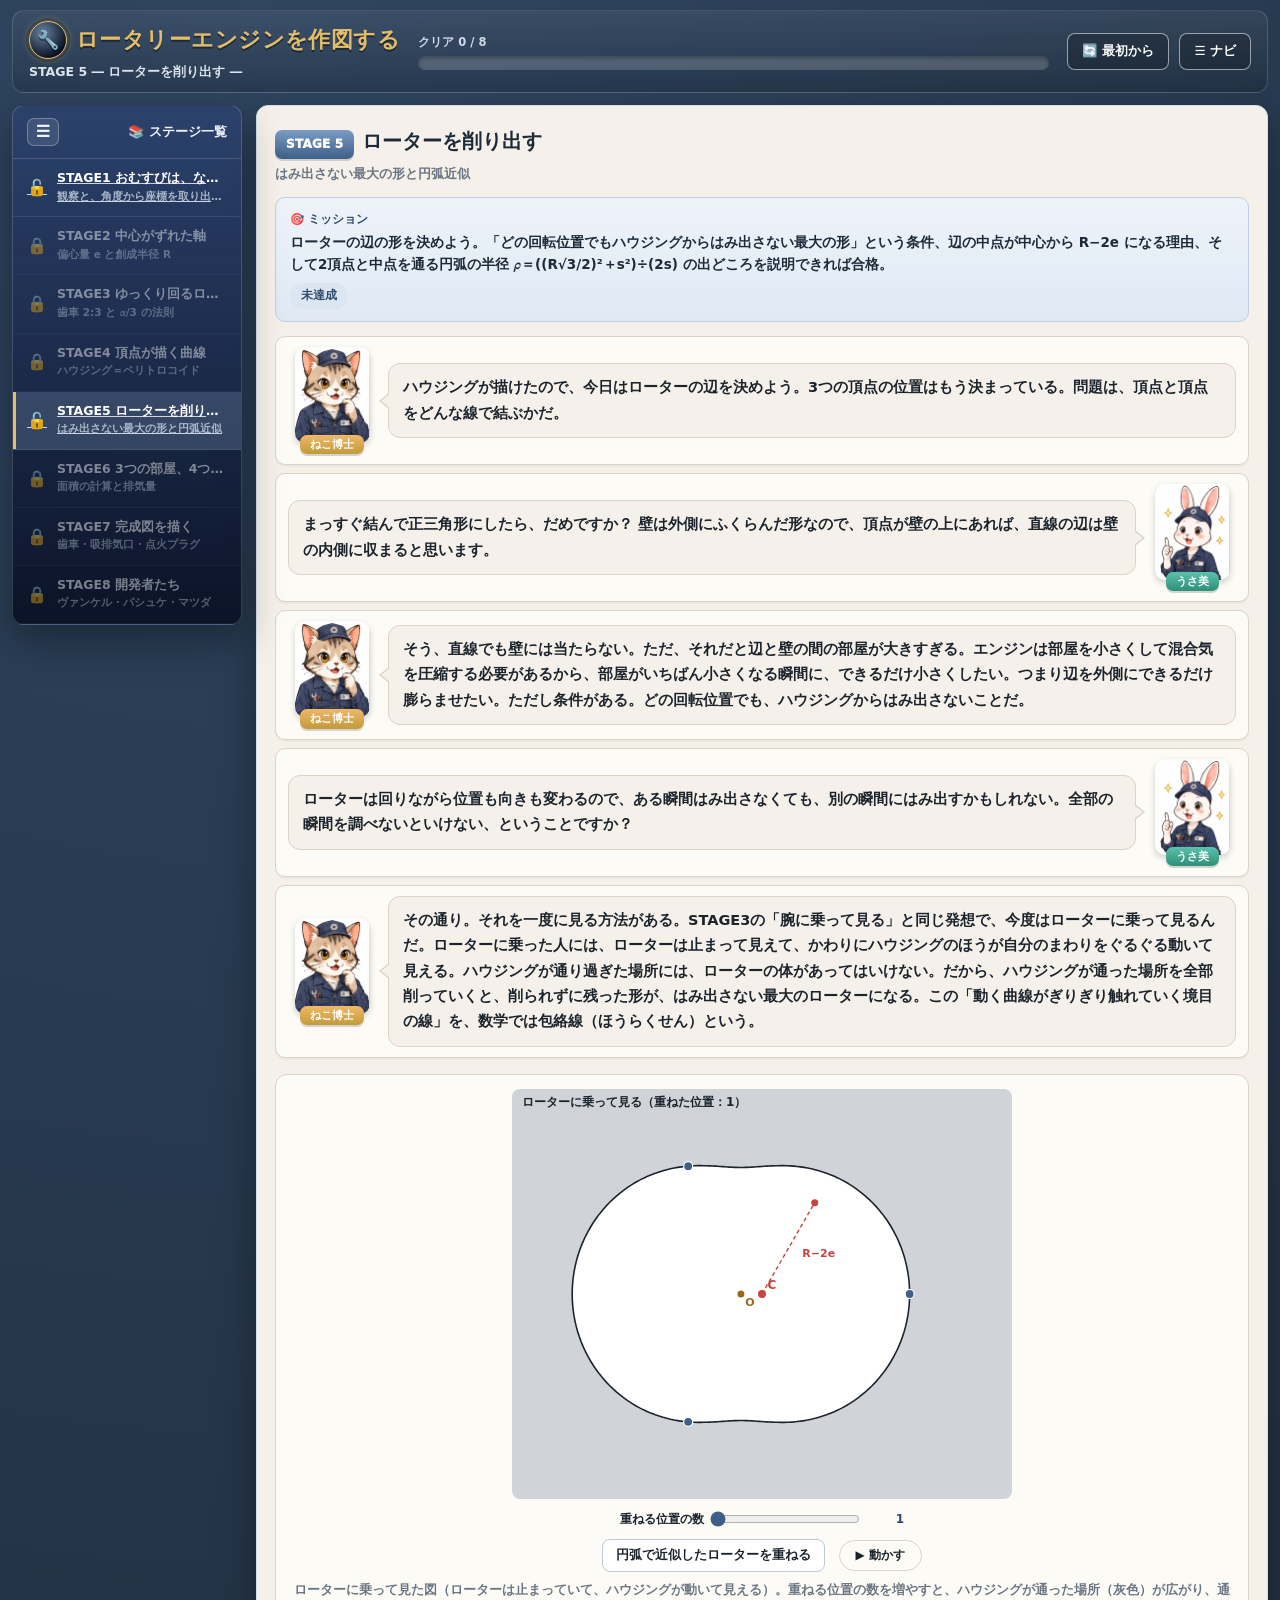
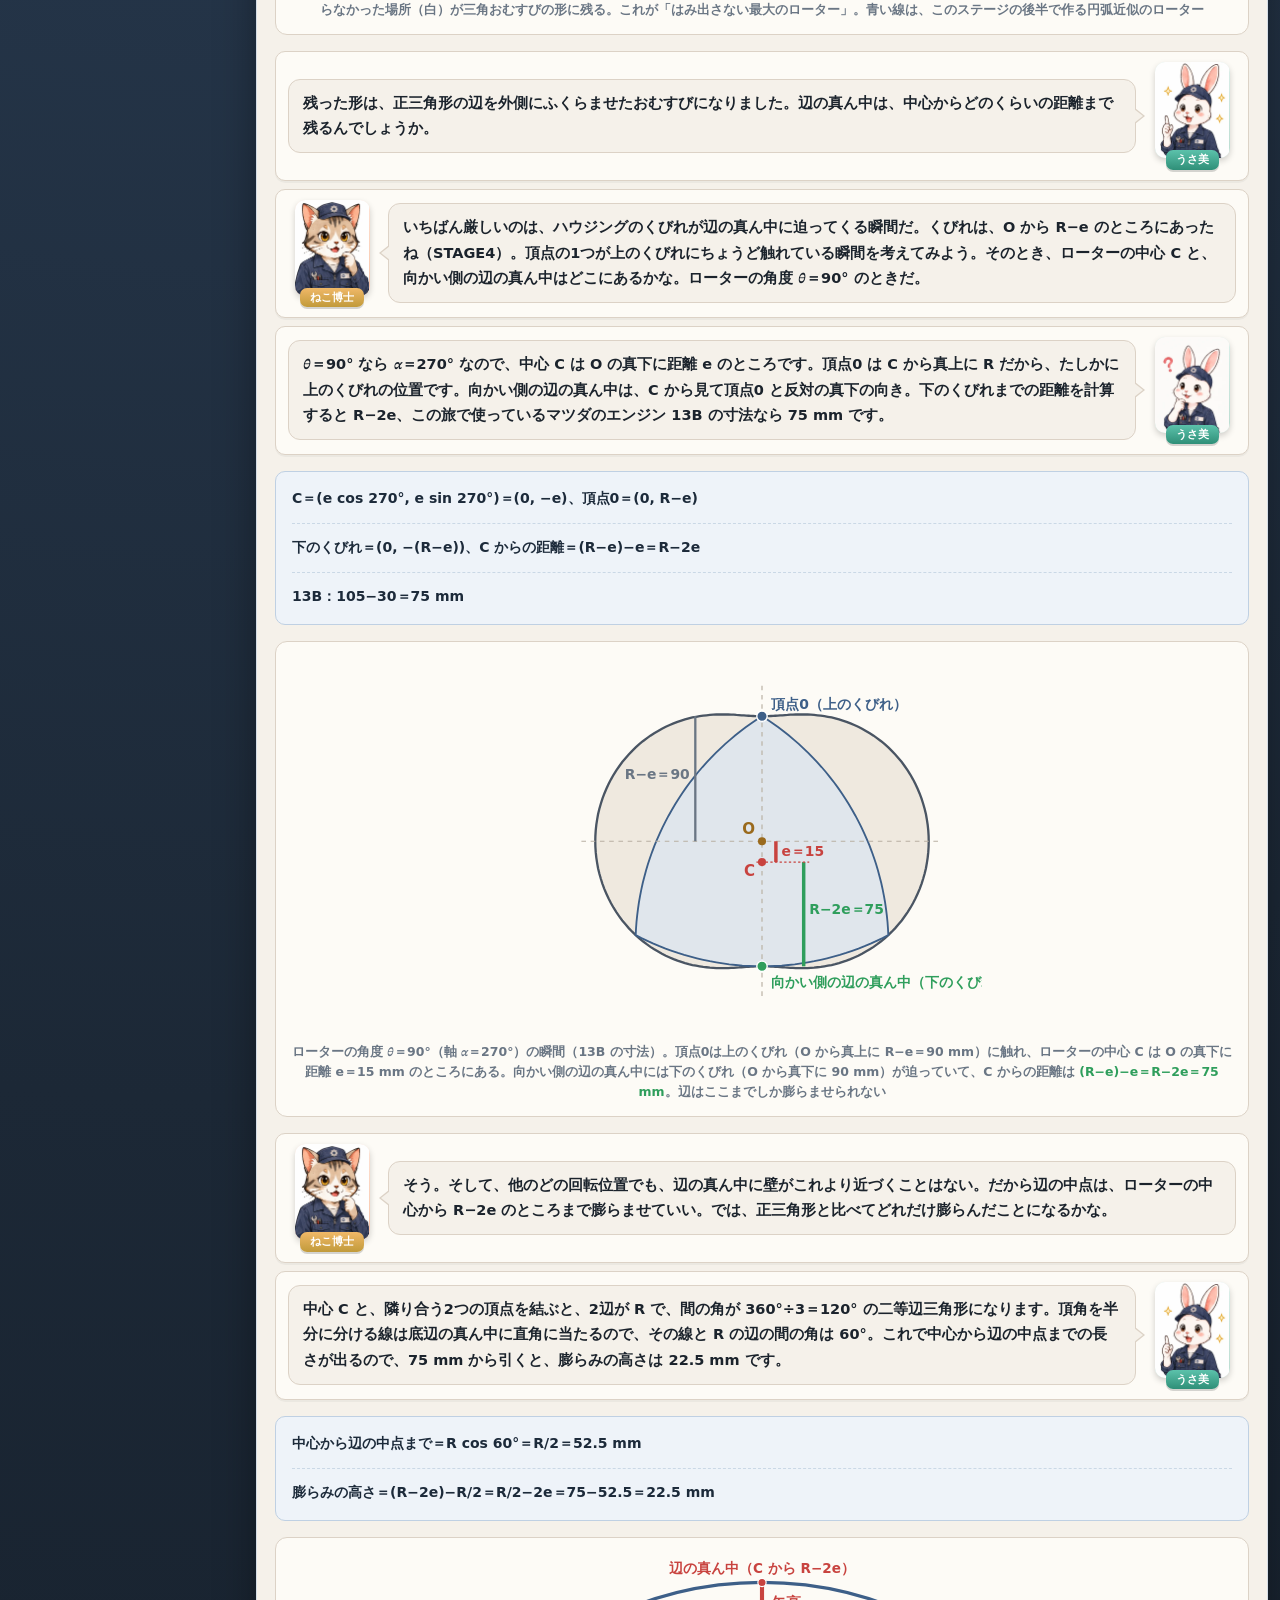
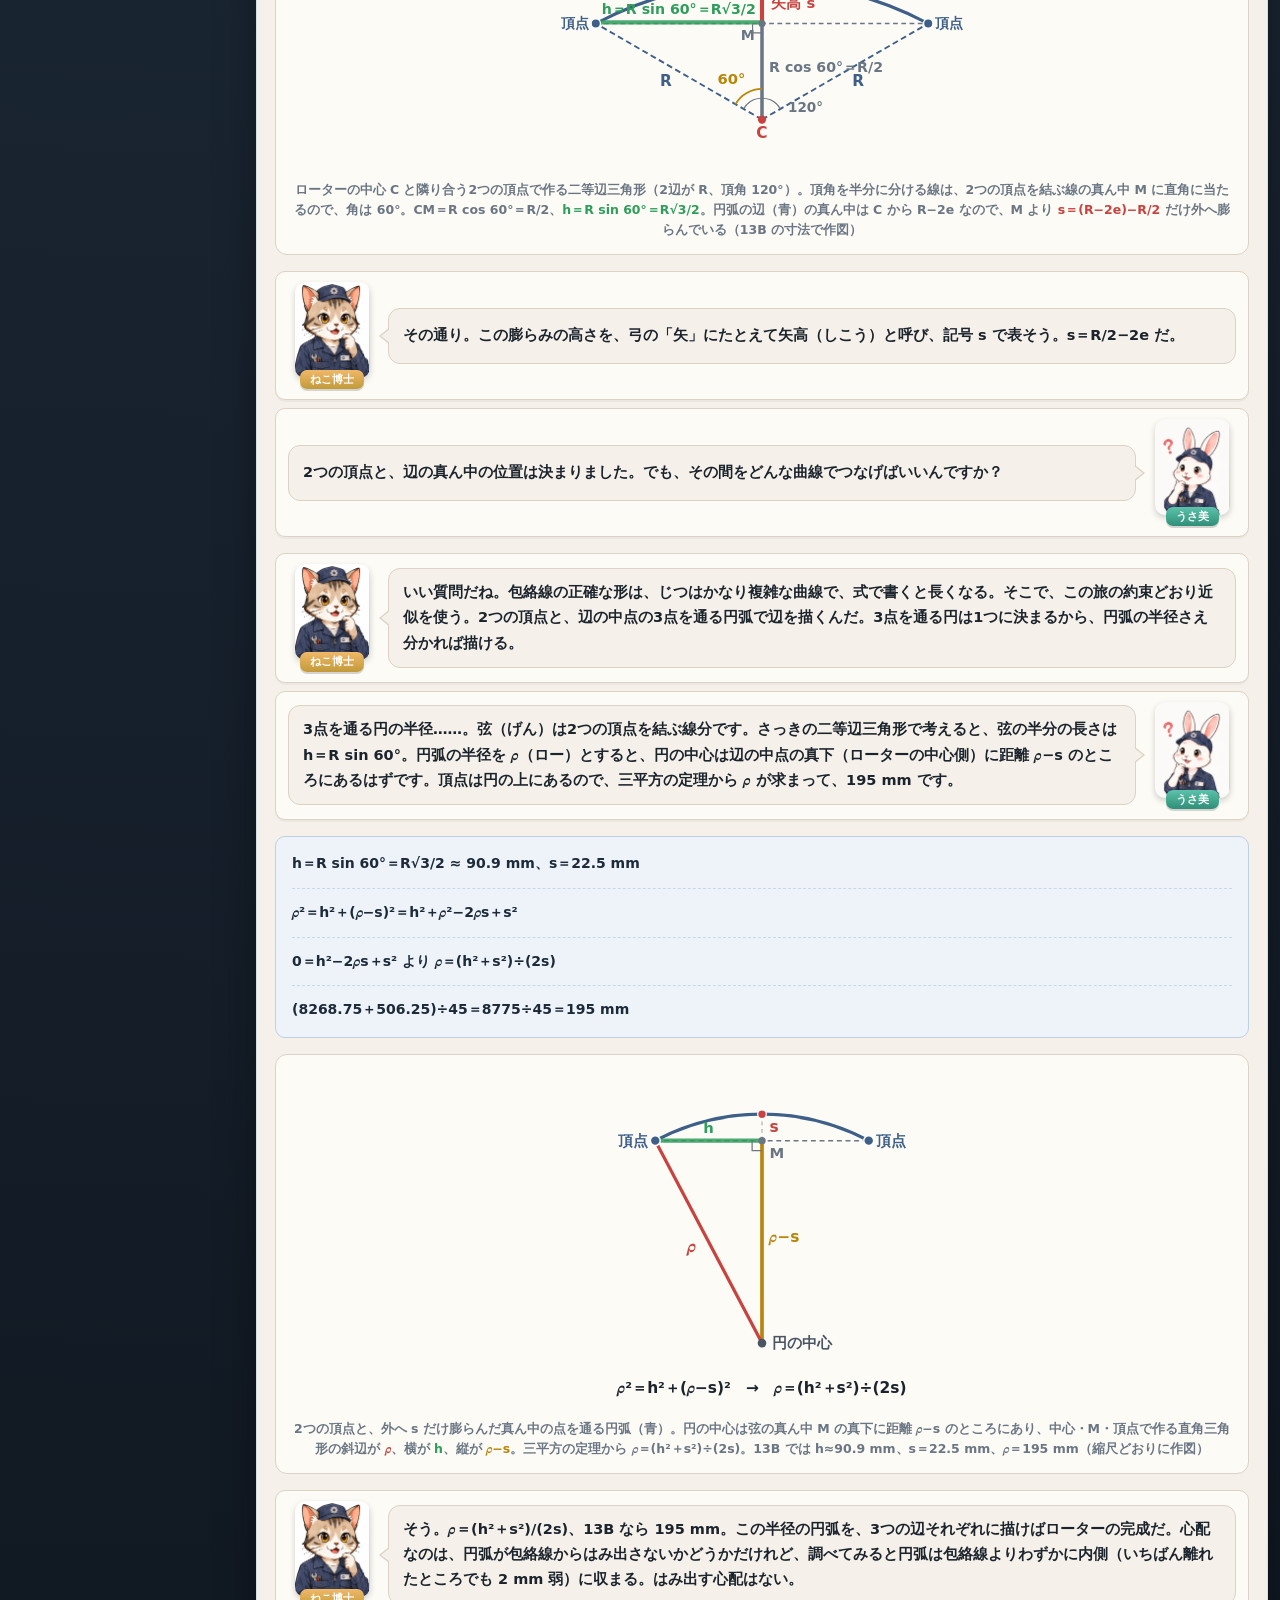
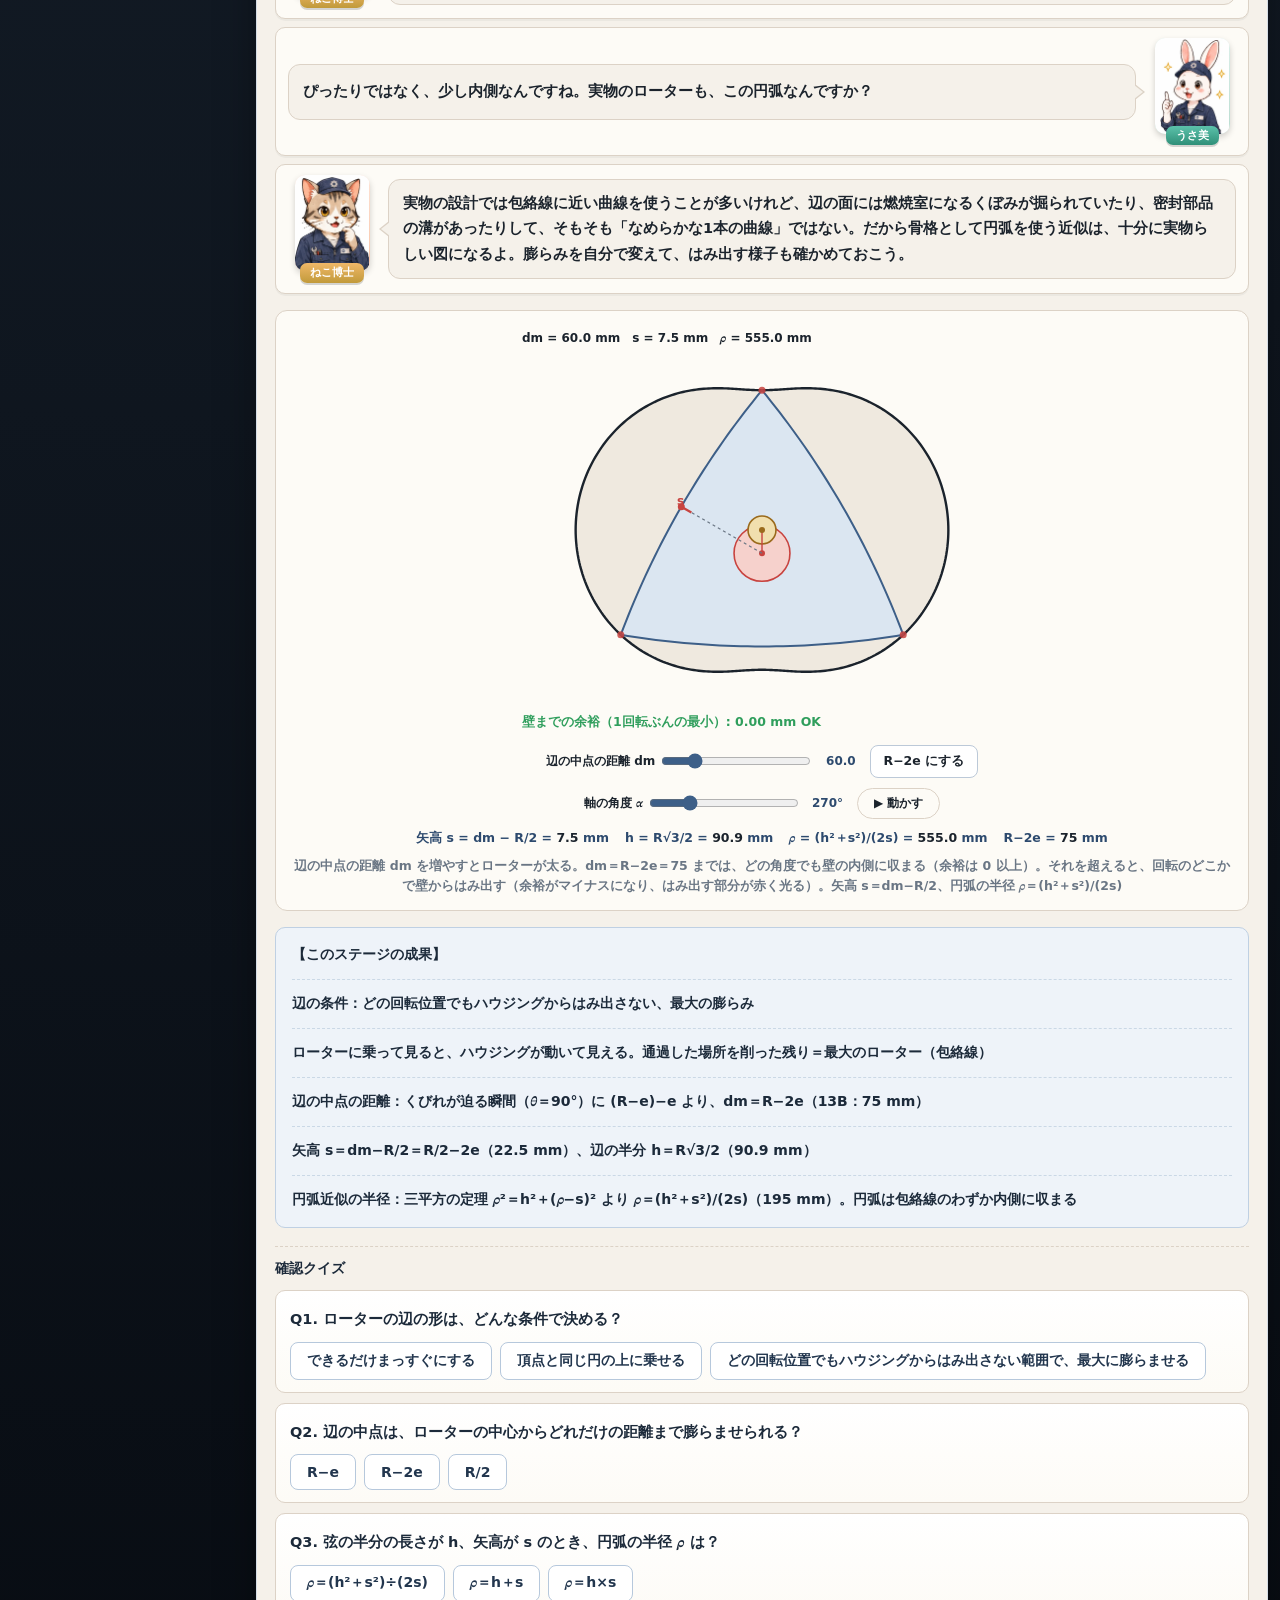
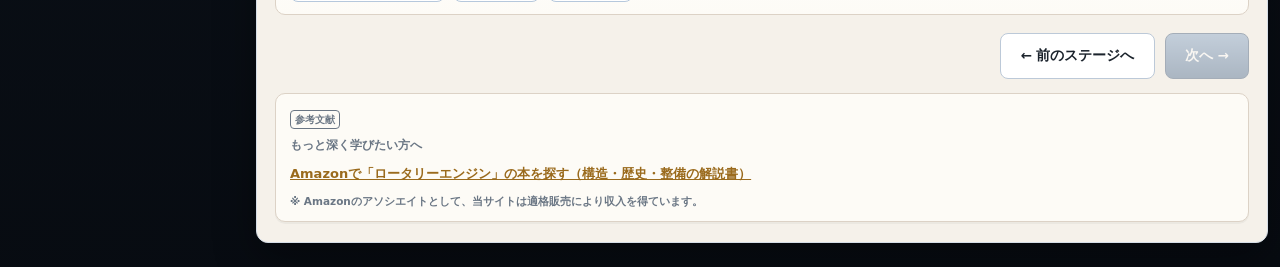
<file: stage5.html>
<!DOCTYPE html>
<html lang="ja">
<head>
<meta charset="UTF-8">
<meta name="viewport" content="width=device-width, initial-scale=1.0">
<meta name="theme-color" content="#1c2836">
<!-- Google tag (gtag.js) -->
<script async src="https://www.googletagmanager.com/gtag/js?id=G-9RTQCP2HXM"></script>
<script>
  window.dataLayer = window.dataLayer || [];
  function gtag(){dataLayer.push(arguments);}
  gtag('js', new Date());
  gtag('config', 'G-9RTQCP2HXM');
</script>
<title>STAGE5 ローターを削り出す（包絡線と円弧近似） ― ロータリーエンジンを作図する</title>
<meta name="description" content="ロータリーエンジンのローターの形の求め方。ハウジングからはみ出さない最大の形（包絡線）をローターに乗って見る方法で求め、辺の中点 R−2e と円弧の半径を三平方の定理で計算する。">
<link rel="canonical" href="https://rotary-engine.habatakijuku.com/stage5">
<meta property="og:type" content="article">
<meta property="og:site_name" content="ロータリーエンジンを作図する">
<meta property="og:locale" content="ja_JP">
<meta property="og:title" content="STAGE5 ローターを削り出す（包絡線と円弧近似） ― ロータリーエンジンを作図する">
<meta property="og:description" content="ローターに乗って見ると、ハウジングがローターを削っていく。残った形が最大のローター。辺の中点は R−2e、円弧の半径は三平方の定理で。">
<meta property="og:url" content="https://rotary-engine.habatakijuku.com/stage5">
<meta property="og:image" content="https://rotary-engine.habatakijuku.com/images/ogp.png">
<meta property="og:image:width" content="1200">
<meta property="og:image:height" content="630">
<meta property="og:image:alt" content="ロータリーエンジンを作図する：繭形のハウジングと三角おむすび形のローター、ハウジングの式 x＝R cos θ＋e cos 3θ">
<meta name="twitter:card" content="summary_large_image">
<link rel="icon" type="image/png" href="images/favicon.png">
<link rel="apple-touch-icon" href="images/apple-touch-icon.png">
<script type="application/ld+json">
{
  "@context": "https://schema.org",
  "@graph": [
    {
      "@type": "LearningResource",
      "name": "STAGE5 ローターを削り出す",
      "description": "ロータリーエンジンのローターの形の求め方。ハウジングからはみ出さない最大の形（包絡線）をローターに乗って見る方法で求め、辺の中点 R−2e と円弧の半径を三平方の定理で計算する。",
      "url": "https://rotary-engine.habatakijuku.com/stage5",
      "inLanguage": "ja",
      "learningResourceType": "learning activity",
      "educationalLevel": "中学生以上",
      "isAccessibleForFree": true,
      "position": 5,
      "isPartOf": {
        "@type": "LearningResource",
        "name": "ロータリーエンジンを作図する",
        "url": "https://rotary-engine.habatakijuku.com/"
      },
      "author": {
        "@type": "Person",
        "name": "ruglerugle"
      }
    },
    {
      "@type": "BreadcrumbList",
      "itemListElement": [
        {
          "@type": "ListItem",
          "position": 1,
          "name": "ロータリーエンジンを作図する",
          "item": "https://rotary-engine.habatakijuku.com/"
        },
        {
          "@type": "ListItem",
          "position": 2,
          "name": "STAGE5 ローターを削り出す",
          "item": "https://rotary-engine.habatakijuku.com/stage5"
        }
      ]
    }
  ]
}
</script>
<link rel="stylesheet" href="design-system.css?v=20261003c">
<style>
  .diagram-box svg.waist{max-width:min(100%,440px)}
  .diagram-box svg.tri60,.diagram-box svg.rhoF{max-width:min(100%,420px)}
  .waist .hs{fill:#efe9df;stroke:#4a5563;stroke-width:2}
  .waist .rt{fill:rgba(219,230,241,.75);stroke:#3d5f88;stroke-width:1.6}
  .waist .ax{stroke:#b9b0a3;stroke-width:1;stroke-dasharray:4 4}
  .waist .dimW{stroke:#6a7684;stroke-width:2} .waist .dimE{stroke:#c8433f;stroke-width:3} .waist .dimM{stroke:#2f9e5c;stroke-width:3}
  .waist .tick{stroke:#c8433f;stroke-width:1;stroke-dasharray:2 2}
  .waist .dO,.tri60 .dO{fill:#9a6a1c} .waist .dC,.tri60 .dC{fill:#c8433f}
  .waist .dP,.tri60 .dP,.rhoF .dP{fill:#3d5f88;stroke:#fff;stroke-width:1.2}
  .waist .dM{fill:#2f9e5c;stroke:#fff;stroke-width:1.2}
  .waist .lO{fill:#9a6a1c;font-size:13px;font-weight:900} .waist .lC,.tri60 .lC{fill:#c8433f;font-size:13px;font-weight:900}
  .waist .lP,.tri60 .lP,.rhoF .lP{fill:#3d5f88;font-size:12px;font-weight:900}
  .waist .lMt{fill:#2f9e5c;font-size:12px;font-weight:900}
  .waist .lW{fill:#6a7684;font-size:12px;font-weight:900} .waist .lE{fill:#c8433f;font-size:12px;font-weight:900} .waist .lM{fill:#2f9e5c;font-size:12px;font-weight:900}
  .tri60 .flank,.rhoF .flank{fill:none;stroke:#3d5f88;stroke-width:2.6}
  .tri60 .sideR{stroke:#3d5f88;stroke-width:1.6;stroke-dasharray:5 3}
  .tri60 .chord,.rhoF .chord{stroke:#6a7684;stroke-width:1.2;stroke-dasharray:4 3}
  .tri60 .cm{stroke:#6a7684;stroke-width:3}
  .tri60 .sl{stroke:#c8433f;stroke-width:3.5}
  .tri60 .hl,.rhoF .hl{stroke:#2f9e5c;stroke-width:3.5;opacity:.85}
  .tri60 .rt,.rhoF .rt{fill:none;stroke:#6a7684;stroke-width:1}
  .tri60 .ang{fill:none;stroke:#b8860b;stroke-width:1.6} .tri60 .ang2{fill:none;stroke:#6a7684;stroke-width:1}
  .tri60 .dM,.rhoF .dM{fill:#6a7684} .tri60 .dT,.rhoF .dT{fill:#c8433f;stroke:#fff;stroke-width:1}
  .tri60 .lA{fill:#b8860b;font-size:12.5px;font-weight:900} .tri60 .lA2{fill:#6a7684;font-size:11.5px;font-weight:800}
  .tri60 .lR{fill:#3d5f88;font-size:13px;font-weight:900}
  .tri60 .lCM{fill:#6a7684;font-size:12px;font-weight:900}
  .tri60 .lH,.rhoF .lH{fill:#2f9e5c;font-size:12px;font-weight:900}
  .tri60 .lS,.rhoF .lS{fill:#c8433f;font-size:12.5px;font-weight:900}
  .tri60 .lT{fill:#c8433f;font-size:11.5px;font-weight:900}
  .tri60 .lM,.rhoF .lM{fill:#6a7684;font-size:12px;font-weight:900}
  .rhoF .vline{stroke:#b9b0a3;stroke-width:1;stroke-dasharray:3 3}
  .rhoF .pv{stroke:#b8860b;stroke-width:3}
  .rhoF .rho{stroke:#c8433f;stroke-width:2.6}
  .rhoF .dQ{fill:#4a5563}
  .rhoF .lV{fill:#b8860b;font-size:12.5px;font-weight:900}
  .rhoF .lRho{fill:#c8433f;font-size:14px;font-weight:900}
  .rhoF .lQ{fill:#4a5563;font-size:12px;font-weight:900}
  .rhoF .eq{fill:#1b232c;font-size:12.5px;font-weight:900}
  .sim-controls{display:flex;align-items:center;gap:8px 14px;flex-wrap:wrap;justify-content:center;margin-top:10px}
  .sim-controls .btn{font-size:12.5px;padding:.45rem .8rem}
  .sim-controls .btn[aria-pressed="true"]{background:linear-gradient(#7a9cc4,#3d5f88);border-color:#2d4a6e;color:#fff}
  .sim-controls .btn:disabled{opacity:.35}
  .sim-controls .grp-label{font-size:11.5px;font-weight:800;color:var(--muted);white-space:nowrap}
  .sim-controls label{display:inline-flex;align-items:center;gap:6px;font-size:12px;font-weight:800;color:var(--ink)}
  .sim-controls input[type=range]{width:150px;accent-color:#3d5f88}
  .sim-controls input[type=number]{width:70px;padding:4px 6px;border:1px solid var(--line);border-radius:6px;font-size:13px;font-weight:800;color:var(--ink);background:#fff}
  .sim-controls output{font-variant-numeric:tabular-nums;min-width:3.2em;text-align:right;color:#2d4a6e}
  .sim-play{padding:6px 16px;border:1px solid var(--line);border-radius:999px;background:var(--paper2);color:var(--ink);font-size:12px;font-weight:800;cursor:pointer}
  .sim-play:hover{background:#fff}
  .cv-wrap{width:100%;max-width:500px;margin-left:auto;margin-right:auto}
  .cv-wrap.two{max-width:760px}
  .cv-wrap canvas{display:block;width:100%;height:auto;border-radius:8px}
  .readout{display:flex;flex-wrap:wrap;gap:6px 16px;justify-content:center;margin-top:8px;font-size:12.5px;font-weight:800;color:#2d4a6e;font-variant-numeric:tabular-nums}
  .readout span b{color:var(--ink)}
  .note-box{background:#fffbe8;border:1px solid #e3d48f;border-radius:10px;padding:12px 14px;margin:12px 0;font-size:13.5px;line-height:1.75;color:#3a3210;font-weight:700}
  .note-box .nb-title{display:block;font-weight:950;margin-bottom:4px;color:#7a5a08}
  .kw{color:#2d4a6e}
  .qlink{color:var(--gold-dark);text-decoration:underline}
</style>
</head>
<body>
<div class="app-shell side-collapsed" id="app-shell">
  <header class="game-header">
    <div class="brand">
      <div class="brand-title"><a class="head-reset home-badge" href="index.html" title="トップへ" aria-label="トップへ">🔧</a> <span>ロータリーエンジンを作図する</span></div>
      <div class="brand-sub">STAGE 5 ― ローターを削り出す ―</div>
    </div>
    <div class="head-progress-wrap">
      <div class="head-progress-label" id="progress-label">クリア 0 / 8</div>
      <div class="head-progress" role="progressbar" aria-label="クリア済みステージ数" aria-valuemin="0" aria-valuemax="8" aria-valuenow="0"><div class="head-progress-fill" id="progress-fill" style="width:0%"></div></div>
    </div>
    <div class="header-actions">
      <button class="head-reset" id="btn-reset-all">🔄 最初から</button>
      <button class="head-reset" id="head-nav-toggle" title="ステージ一覧の表示切替">☰ ナビ</button>
    </div>
  </header>
  <div class="game-layout">
    <div class="side-backdrop" id="side-backdrop"></div>
    <aside class="side-panel">
      <div class="side-head">
        <button class="side-toggle" id="sidebar-toggle" title="ステージ一覧の表示切替" aria-label="ステージ一覧の表示切替">☰</button>
        <span class="side-head-text">📚 ステージ一覧</span>
      </div>
      <div class="side-list" id="side-list"></div>
    </aside>
    <main class="main-area">
      <div class="chapter-head">
        <span class="chapter-badge">STAGE 5</span><h1 class="chapter-title">ローターを削り出す</h1>
        <div class="chapter-sub">はみ出さない最大の形と円弧近似</div>
      </div>
      <div class="mission-box">
        <div class="mission-label">🎯 ミッション</div>
        <div class="mission-text">ローターの辺の形を決めよう。「どの回転位置でもハウジングからはみ出さない最大の形」という条件、辺の中点が中心から R−2e になる理由、そして2頂点と中点を通る円弧の半径 ρ＝((R√3/2)²＋s²)÷(2s) の出どころを説明できれば合格。</div>
        <span class="mission-status" id="mission-status">未達成</span>
      </div>

      <div class="dialogue-scene">
        <div class="dialog-row">
          <div class="dialog-character">
            <div class="dialog-avatar mentor"><img src="images/cat.webp" width="300" height="386" alt=""></div>
            <div class="dialog-name mentor">ねこ博士</div>
          </div>
          <div class="dialog-bubble">ハウジングが描けたので、今日はローターの辺を決めよう。3つの頂点の位置はもう決まっている。問題は、頂点と頂点をどんな線で結ぶかだ。</div>
        </div>
        <div class="dialog-row right">
          <div class="dialog-character">
            <div class="dialog-avatar student"><img src="images/rabbit.webp" width="300" height="386" alt=""></div>
            <div class="dialog-name student">うさ美</div>
          </div>
          <div class="dialog-bubble">まっすぐ結んで正三角形にしたら、だめですか？ 壁は外側にふくらんだ形なので、頂点が壁の上にあれば、直線の辺は壁の内側に収まると思います。</div>
        </div>
        <div class="dialog-row">
          <div class="dialog-character">
            <div class="dialog-avatar mentor"><img src="images/cat.webp" width="300" height="386" alt="" loading="lazy" decoding="async"></div>
            <div class="dialog-name mentor">ねこ博士</div>
          </div>
          <div class="dialog-bubble">そう、直線でも壁には当たらない。ただ、それだと辺と壁の間の部屋が大きすぎる。エンジンは部屋を小さくして混合気を圧縮する必要があるから、部屋がいちばん小さくなる瞬間に、できるだけ小さくしたい。つまり<strong>辺を外側にできるだけ膨らませたい</strong>。ただし条件がある。<strong>どの回転位置でも、ハウジングからはみ出さないこと</strong>だ。</div>
        </div>
        <div class="dialog-row right">
          <div class="dialog-character">
            <div class="dialog-avatar student"><img src="images/rabbit.webp" width="300" height="386" alt="" loading="lazy" decoding="async"></div>
            <div class="dialog-name student">うさ美</div>
          </div>
          <div class="dialog-bubble">ローターは回りながら位置も向きも変わるので、ある瞬間はみ出さなくても、別の瞬間にはみ出すかもしれない。全部の瞬間を調べないといけない、ということですか？</div>
        </div>
        <div class="dialog-row">
          <div class="dialog-character">
            <div class="dialog-avatar mentor"><img src="images/cat.webp" width="300" height="386" alt="" loading="lazy" decoding="async"></div>
            <div class="dialog-name mentor">ねこ博士</div>
          </div>
          <div class="dialog-bubble">その通り。それを一度に見る方法がある。STAGE3の「腕に乗って見る」と同じ発想で、今度は<strong>ローターに乗って見る</strong>んだ。ローターに乗った人には、ローターは止まって見えて、かわりにハウジングのほうが自分のまわりをぐるぐる動いて見える。ハウジングが通り過ぎた場所には、ローターの体があってはいけない。だから、ハウジングが通った場所を全部削っていくと、<strong>削られずに残った形が、はみ出さない最大のローター</strong>になる。この「動く曲線がぎりぎり触れていく境目の線」を、数学では<strong>包絡線（ほうらくせん）</strong>という。</div>
        </div>
      </div>

      <div class="diagram-box">
        <div class="cv-wrap"><canvas id="cv5a" role="img" aria-label="ローターに乗って見た図。ハウジングの輪郭がたくさんの回転位置で重ね描きされ、通過した場所が削られて、中央に三角おむすび形が残る。円弧で近似したローターを重ねて比べられる"></canvas></div>
        <div class="sim-controls">
          <label>重ねる位置の数 <input type="range" id="n5" min="1" max="72" value="1" step="1"> <output id="n5o">1</output></label>
        </div>
        <div class="sim-controls">
          <button class="btn" type="button" id="arc5" aria-pressed="false">円弧で近似したローターを重ねる</button>
          <button class="sim-play" id="play5a" type="button" aria-pressed="false">▶ 動かす</button>
        </div>
        <div class="diagram-caption">ローターに乗って見た図（ローターは止まっていて、ハウジングが動いて見える）。重ねる位置の数を増やすと、ハウジングが通った場所（灰色）が広がり、通らなかった場所（白）が三角おむすびの形に残る。これが「はみ出さない最大のローター」。青い線は、このステージの後半で作る円弧近似のローター</div>
      </div>

      <div class="dialogue-scene">
        <div class="dialog-row right">
          <div class="dialog-character">
            <div class="dialog-avatar student"><img src="images/rabbit.webp" width="300" height="386" alt="" loading="lazy" decoding="async"></div>
            <div class="dialog-name student">うさ美</div>
          </div>
          <div class="dialog-bubble">残った形は、正三角形の辺を外側にふくらませたおむすびになりました。辺の真ん中は、中心からどのくらいの距離まで残るんでしょうか。</div>
        </div>
        <div class="dialog-row">
          <div class="dialog-character">
            <div class="dialog-avatar mentor"><img src="images/cat.webp" width="300" height="386" alt="" loading="lazy" decoding="async"></div>
            <div class="dialog-name mentor">ねこ博士</div>
          </div>
          <div class="dialog-bubble">いちばん厳しいのは、ハウジングの<strong>くびれ</strong>が辺の真ん中に迫ってくる瞬間だ。くびれは、O から R−e のところにあったね（STAGE4）。頂点の1つが上のくびれにちょうど触れている瞬間を考えてみよう。そのとき、ローターの中心 C と、向かい側の辺の真ん中はどこにあるかな。ローターの角度 θ＝90° のときだ。</div>
        </div>
        <div class="dialog-row right">
          <div class="dialog-character">
            <div class="dialog-avatar student"><img src="images/rabbitThink.webp" width="300" height="386" alt="" loading="lazy" decoding="async"></div>
            <div class="dialog-name student">うさ美</div>
          </div>
          <div class="dialog-bubble">θ＝90° なら α＝270° なので、中心 C は O の真下に距離 e のところです。頂点0 は C から真上に R だから、たしかに上のくびれの位置です。向かい側の辺の真ん中は、C から見て頂点0 と反対の真下の向き。下のくびれまでの距離を計算すると <strong>R−2e</strong>、この旅で使っているマツダのエンジン 13B の寸法なら <strong>75 mm</strong> です。</div>
        </div>
      </div>

      <div class="formula-box">
        <span class="step">C＝<span class="nw">(e cos 270°, e sin 270°)</span>＝<span class="nw">(0, −e)</span>、頂点0＝<span class="nw">(0, R−e)</span></span>
        <span class="step">下のくびれ＝<span class="nw">(0, −(R−e))</span>、C からの距離＝<span class="nw">(R−e)−e＝<strong>R−2e</strong></span></span>
        <span class="step">13B：<span class="nw">105−30＝<strong>75 mm</strong></span></span>
      </div>

      <div class="diagram-box">
        <svg class="waist" viewBox="0 0 380 320" width="100%" role="img" aria-label="ローターの角度90度の瞬間の図。頂点0がハウジングの上のくびれ（Oから真上にR−e）に触れ、ローターの中心CはOの真下に距離eのところにある。向かい側の辺の真ん中は、下のくびれ（Oから真下にR−e）に触れていて、Cからの距離はR−2e">
          <polygon class="hs" points="334.0,160.0 333.9,155.3 333.6,150.6 333.1,145.9 332.4,141.3 331.6,136.7 330.5,132.1 329.2,127.6 327.8,123.2 326.2,118.9 324.4,114.7 322.5,110.5 320.4,106.5 318.2,102.6 315.8,98.8 313.3,95.2 310.7,91.6 307.9,88.3 305.1,85.0 302.1,81.9 299.1,79.0 296.0,76.2 292.9,73.6 289.6,71.1 286.4,68.8 283.1,66.7 279.7,64.7 276.4,62.8 273.1,61.1 269.7,59.6 266.4,58.2 263.0,56.9 259.7,55.8 256.5,54.8 253.3,53.9 250.1,53.1 246.9,52.5 243.9,52.0 240.8,51.5 237.9,51.2 235.0,50.9 232.2,50.7 229.4,50.5 226.7,50.5 224.1,50.5 221.6,50.5 219.1,50.5 216.7,50.6 214.4,50.7 212.1,50.9 209.9,51.0 207.7,51.2 205.6,51.3 203.6,51.5 201.5,51.6 199.6,51.7 197.6,51.8 195.7,51.9 193.8,52.0 191.9,52.0 190.0,52.0 188.1,52.0 186.2,52.0 184.3,51.9 182.4,51.8 180.4,51.7 178.5,51.6 176.4,51.5 174.4,51.3 172.3,51.2 170.1,51.0 167.9,50.9 165.6,50.7 163.3,50.6 160.9,50.5 158.4,50.5 155.9,50.5 153.3,50.5 150.6,50.5 147.8,50.7 145.0,50.9 142.1,51.2 139.2,51.5 136.1,52.0 133.1,52.5 129.9,53.1 126.7,53.9 123.5,54.8 120.3,55.8 117.0,56.9 113.6,58.2 110.3,59.6 106.9,61.1 103.6,62.8 100.3,64.7 96.9,66.7 93.6,68.8 90.4,71.1 87.1,73.6 84.0,76.2 80.9,79.0 77.9,81.9 74.9,85.0 72.1,88.3 69.3,91.6 66.7,95.2 64.2,98.8 61.8,102.6 59.6,106.5 57.5,110.5 55.6,114.7 53.8,118.9 52.2,123.2 50.8,127.6 49.5,132.1 48.4,136.7 47.6,141.3 46.9,145.9 46.4,150.6 46.1,155.3 46.0,160.0 46.1,164.7 46.4,169.4 46.9,174.1 47.6,178.7 48.4,183.3 49.5,187.9 50.8,192.4 52.2,196.8 53.8,201.1 55.6,205.3 57.5,209.5 59.6,213.5 61.8,217.4 64.2,221.2 66.7,224.8 69.3,228.4 72.1,231.7 74.9,235.0 77.9,238.1 80.9,241.0 84.0,243.8 87.1,246.4 90.4,248.9 93.6,251.2 96.9,253.3 100.3,255.3 103.6,257.2 106.9,258.9 110.3,260.4 113.6,261.8 117.0,263.1 120.3,264.2 123.5,265.2 126.7,266.1 129.9,266.9 133.1,267.5 136.1,268.0 139.2,268.5 142.1,268.8 145.0,269.1 147.8,269.3 150.6,269.5 153.3,269.5 155.9,269.5 158.4,269.5 160.9,269.5 163.3,269.4 165.6,269.3 167.9,269.1 170.1,269.0 172.3,268.8 174.4,268.7 176.4,268.5 178.5,268.4 180.4,268.3 182.4,268.2 184.3,268.1 186.2,268.0 188.1,268.0 190.0,268.0 191.9,268.0 193.8,268.0 195.7,268.1 197.6,268.2 199.6,268.3 201.5,268.4 203.6,268.5 205.6,268.7 207.7,268.8 209.9,269.0 212.1,269.1 214.4,269.3 216.7,269.4 219.1,269.5 221.6,269.5 224.1,269.5 226.7,269.5 229.4,269.5 232.2,269.3 235.0,269.1 237.9,268.8 240.8,268.5 243.9,268.0 246.9,267.5 250.1,266.9 253.3,266.1 256.5,265.2 259.7,264.2 263.0,263.1 266.4,261.8 269.7,260.4 273.1,258.9 276.4,257.2 279.7,255.3 283.1,253.3 286.4,251.2 289.6,248.9 292.9,246.4 296.0,243.8 299.1,241.0 302.1,238.1 305.1,235.0 307.9,231.7 310.7,228.4 313.3,224.8 315.8,221.2 318.2,217.4 320.4,213.5 322.5,209.5 324.4,205.3 326.2,201.1 327.8,196.8 329.2,192.4 330.5,187.9 331.6,183.3 332.4,178.7 333.1,174.1 333.6,169.4 333.9,164.7"></polygon>
          <polygon class="rt" points="190.0,52.0 185.2,55.1 180.5,58.3 175.9,61.6 171.4,65.0 167.0,68.5 162.6,72.2 158.3,75.9 154.2,79.8 150.1,83.7 146.1,87.8 142.2,91.9 138.4,96.1 134.7,100.4 131.2,104.8 127.7,109.3 124.3,113.9 121.1,118.6 118.0,123.3 115.0,128.1 112.1,133.0 109.3,137.9 106.6,143.0 104.1,148.0 101.7,153.2 99.4,158.4 97.2,163.6 95.2,168.9 93.3,174.3 91.5,179.7 89.9,185.1 88.4,190.6 87.0,196.1 85.8,201.6 84.7,207.2 83.7,212.8 82.9,218.4 82.2,224.0 81.6,229.7 81.2,235.3 80.9,241.0 85.9,243.6 91.0,246.0 96.2,248.4 101.4,250.6 106.7,252.7 112.1,254.6 117.4,256.5 122.8,258.2 128.3,259.7 133.8,261.1 139.3,262.4 144.9,263.6 150.5,264.6 156.1,265.5 161.7,266.3 167.3,266.9 173.0,267.4 178.7,267.7 184.3,267.9 190.0,268.0 195.7,267.9 201.3,267.7 207.0,267.4 212.7,266.9 218.3,266.3 223.9,265.5 229.5,264.6 235.1,263.6 240.7,262.4 246.2,261.1 251.7,259.7 257.2,258.2 262.6,256.5 267.9,254.6 273.3,252.7 278.6,250.6 283.8,248.4 289.0,246.0 294.1,243.6 299.1,241.0 298.8,235.3 298.4,229.7 297.8,224.0 297.1,218.4 296.3,212.8 295.3,207.2 294.2,201.6 293.0,196.1 291.6,190.6 290.1,185.1 288.5,179.7 286.7,174.3 284.8,168.9 282.8,163.6 280.6,158.4 278.3,153.2 275.9,148.0 273.4,143.0 270.7,137.9 267.9,133.0 265.0,128.1 262.0,123.3 258.9,118.6 255.7,113.9 252.3,109.3 248.8,104.8 245.3,100.4 241.6,96.1 237.8,91.9 233.9,87.8 229.9,83.7 225.8,79.8 221.7,75.9 217.4,72.2 213.0,68.5 208.6,65.0 204.1,61.6 199.5,58.3 194.8,55.1"></polygon>
          <line class="ax" x1="34" y1="160" x2="346" y2="160"></line>
          <line class="ax" x1="190" y1="25.6" x2="190" y2="294.4"></line>
          <line class="dimW" x1="132.4" y1="160" x2="132.4" y2="52"></line>
          <text class="lW" x="127.6" y="106" text-anchor="end">R−e＝90</text>
          <line class="dimE" x1="202" y1="160" x2="202" y2="178"></line>
          <text class="lE" x="206.8" y="173">e＝15</text>
          <line class="dimM" x1="226" y1="178" x2="226" y2="268"></line>
          <text class="lM" x="230.8" y="223">R−2e＝75</text>
          <line class="tick" x1="185.2" y1="178" x2="230.8" y2="178"></line>
          <circle class="dO" cx="190" cy="160" r="3.5"></circle>
          <circle class="dC" cx="190" cy="178" r="3.5"></circle>
          <circle class="dP" cx="190" cy="52" r="4.5"></circle>
          <circle class="dM" cx="190" cy="268" r="4.5"></circle>
          <text class="lO" x="184" y="154" text-anchor="end">O</text>
          <text class="lC" x="184" y="190" text-anchor="end">C</text>
          <text class="lP" x="198" y="46">頂点0（上のくびれ）</text>
          <text class="lMt" x="198" y="286">向かい側の辺の真ん中（下のくびれ）</text>
        </svg>
        <div class="diagram-caption">ローターの角度 θ＝90°（軸 α＝270°）の瞬間（13B の寸法）。頂点0は上のくびれ（O から真上に R−e＝90 mm）に触れ、ローターの中心 C は O の真下に距離 e＝15 mm のところにある。向かい側の辺の真ん中には下のくびれ（O から真下に 90 mm）が迫っていて、C からの距離は <span style="color:#2f9e5c">(R−e)−e＝R−2e＝75 mm</span>。辺はここまでしか膨らませられない</div>
      </div>

      <div class="dialogue-scene">
        <div class="dialog-row">
          <div class="dialog-character">
            <div class="dialog-avatar mentor"><img src="images/cat.webp" width="300" height="386" alt="" loading="lazy" decoding="async"></div>
            <div class="dialog-name mentor">ねこ博士</div>
          </div>
          <div class="dialog-bubble">そう。そして、他のどの回転位置でも、辺の真ん中に壁がこれより近づくことはない。だから<strong>辺の中点は、ローターの中心から R−2e のところ</strong>まで膨らませていい。では、正三角形と比べてどれだけ膨らんだことになるかな。</div>
        </div>
        <div class="dialog-row right">
          <div class="dialog-character">
            <div class="dialog-avatar student"><img src="images/rabbit.webp" width="300" height="386" alt="" loading="lazy" decoding="async"></div>
            <div class="dialog-name student">うさ美</div>
          </div>
          <div class="dialog-bubble">中心 C と、隣り合う2つの頂点を結ぶと、2辺が R で、間の角が 360°÷3＝120° の二等辺三角形になります。頂角を半分に分ける線は底辺の真ん中に直角に当たるので、その線と R の辺の間の角は 60°。これで中心から辺の中点までの長さが出るので、75 mm から引くと、膨らみの高さは <strong>22.5 mm</strong> です。</div>
        </div>
      </div>

      <div class="formula-box">
        <span class="step">中心から辺の中点まで＝<span class="nw">R cos 60°＝R/2＝52.5 mm</span></span>
        <span class="step">膨らみの高さ＝<span class="nw">(R−2e)−R/2＝<strong>R/2−2e</strong></span>＝<span class="nw">75−52.5＝<strong>22.5 mm</strong></span></span>
      </div>

      <div class="diagram-box">
        <svg class="tri60" viewBox="0 70 356 180" width="100%" role="img" aria-label="ローターの中心Cと隣り合う2つの頂点A、Bで作る二等辺三角形。CAとCBはR、頂角は120度。頂角を半分に分ける線は辺ABの真ん中Mに直角に当たり、CMはR cos 60°＝R/2、AMはR sin 60°＝R√3/2。円弧の辺の真ん中はMより矢高sだけ外側にあり、Cから R−2e">
          <path class="flank" d="M37.1 130.6 A302.3 302.3 0 0 1 318.9 130.6"></path>
          <line class="sideR" x1="178" y1="212" x2="37.1" y2="130.6"></line>
          <line class="sideR" x1="178" y1="212" x2="318.9" y2="130.6"></line>
          <line class="chord" x1="37.1" y1="130.6" x2="318.9" y2="130.6"></line>
          <line class="cm" x1="178" y1="212" x2="178" y2="130.6"></line>
          <line class="sl" x1="178" y1="130.6" x2="178" y2="95.8"></line>
          <line class="hl" x1="37.1" y1="129.6" x2="178" y2="129.6"></line>
          <path class="rt" d="M170 130.6 V138.6 H178"></path>
          <path class="ang" d="M178.0 186.0 A26 26 0 0 0 155.5 199.0"></path>
          <path class="ang2" d="M193.6 203.0 A18 18 0 0 0 162.4 203.0"></path>
          <circle class="dC" cx="178" cy="212" r="3.5"></circle>
          <circle class="dP" cx="37.1" cy="130.6" r="4"></circle><circle class="dP" cx="318.9" cy="130.6" r="4"></circle>
          <circle class="dM" cx="178" cy="130.6" r="3"></circle><circle class="dT" cx="178" cy="95.8" r="3.5"></circle>
          <text class="lC" x="178" y="228" text-anchor="middle">C</text>
          <text class="lP" x="31.1" y="134.6" text-anchor="end">頂点</text>
          <text class="lP" x="324.9" y="134.6">頂点</text>
          <text class="lA" x="164" y="182" text-anchor="end">60°</text>
          <text class="lA2" x="200" y="206">120°</text>
          <text class="lR" x="101.5" y="183.3" text-anchor="end">R</text>
          <text class="lR" x="254.5" y="183.3">R</text>
          <text class="lCM" x="184" y="171.3">R cos 60°＝R/2</text>
          <text class="lH" x="107.5" y="122.6" text-anchor="middle">h＝R sin 60°＝R√3/2</text>
          <text class="lS" x="186" y="117.2">矢高 s</text>
          <text class="lT" x="178" y="87.8" text-anchor="middle">辺の真ん中（C から R−2e）</text>
          <text class="lM" x="172" y="144.6" text-anchor="end">M</text>
        </svg>
        <div class="diagram-caption">ローターの中心 C と隣り合う2つの頂点で作る二等辺三角形（2辺が R、頂角 120°）。頂角を半分に分ける線は、2つの頂点を結ぶ線の真ん中 M に直角に当たるので、角は 60°。<span style="color:#6a7684">CM＝R cos 60°＝R/2</span>、<span style="color:#2f9e5c">h＝R sin 60°＝R√3/2</span>。円弧の辺（青）の真ん中は C から R−2e なので、M より <span style="color:#c8433f">s＝(R−2e)−R/2</span> だけ外へ膨らんでいる（13B の寸法で作図）</div>
      </div>

      <div class="dialogue-scene">
        <div class="dialog-row">
          <div class="dialog-character">
            <div class="dialog-avatar mentor"><img src="images/cat.webp" width="300" height="386" alt="" loading="lazy" decoding="async"></div>
            <div class="dialog-name mentor">ねこ博士</div>
          </div>
          <div class="dialog-bubble">その通り。この膨らみの高さを、弓の「矢」にたとえて<strong>矢高（しこう）</strong>と呼び、記号 s で表そう。s＝R/2−2e だ。</div>
        </div>
        <div class="dialog-row right">
          <div class="dialog-character">
            <div class="dialog-avatar student"><img src="images/rabbitThink.webp" width="300" height="386" alt="" loading="lazy" decoding="async"></div>
            <div class="dialog-name student">うさ美</div>
          </div>
          <div class="dialog-bubble">2つの頂点と、辺の真ん中の位置は決まりました。でも、その間をどんな曲線でつなげばいいんですか？</div>
        </div>
      </div>

      <div class="dialogue-scene">
        <div class="dialog-row">
          <div class="dialog-character">
            <div class="dialog-avatar mentor"><img src="images/cat.webp" width="300" height="386" alt="" loading="lazy" decoding="async"></div>
            <div class="dialog-name mentor">ねこ博士</div>
          </div>
          <div class="dialog-bubble">いい質問だね。包絡線の正確な形は、じつはかなり複雑な曲線で、式で書くと長くなる。そこで、この旅の約束どおり<strong>近似</strong>を使う。<strong>2つの頂点と、辺の中点の3点を通る円弧</strong>で辺を描くんだ。3点を通る円は1つに決まるから、円弧の半径さえ分かれば描ける。</div>
        </div>
        <div class="dialog-row right">
          <div class="dialog-character">
            <div class="dialog-avatar student"><img src="images/rabbitThink.webp" width="300" height="386" alt="" loading="lazy" decoding="async"></div>
            <div class="dialog-name student">うさ美</div>
          </div>
          <div class="dialog-bubble">3点を通る円の半径……。弦（げん）は2つの頂点を結ぶ線分です。さっきの二等辺三角形で考えると、弦の半分の長さは h＝R sin 60°。円弧の半径を ρ（ロー）とすると、円の中心は辺の中点の真下（ローターの中心側）に距離 ρ−s のところにあるはずです。頂点は円の上にあるので、三平方の定理から ρ が求まって、<strong>195 mm</strong> です。</div>
        </div>
      </div>

      <div class="formula-box">
        <span class="step">h＝<span class="nw">R sin 60°＝R√3/2 ≈ 90.9 mm</span>、s＝22.5 mm</span>
        <span class="step"><span class="nw">ρ²＝h²＋(ρ−s)²</span><br class="wbr">＝<span class="nw">h²＋ρ²−2ρs＋s²</span></span>
        <span class="step"><span class="nw">0＝h²−2ρs＋s²</span> より <span class="nw"><strong>ρ＝(h²＋s²)÷(2s)</strong></span></span>
        <span class="step"><span class="nw">(8268.75＋506.25)÷45</span>＝<span class="nw">8775÷45＝<strong>195 mm</strong></span></span>
      </div>

      <div class="diagram-box">
        <svg class="rhoF" viewBox="0 0 340 270" width="100%" role="img" aria-label="円弧の半径ρを求める図。2つの頂点を結ぶ弦の真ん中Mから外へ矢高sの点を通る円弧。円の中心はMの真下に距離ρ−sのところにあり、中心・M・頂点で作る直角三角形の斜辺がρ、横がh、縦がρ−s">
          <path class="flank" d="M83.6 58 A185.2 185.2 0 0 1 256.4 58"></path>
          <line class="chord" x1="83.6" y1="58" x2="256.4" y2="58"></line>
          <line class="vline" x1="170" y1="36.6" x2="170" y2="221.9"></line>
          <line class="hl" x1="83.6" y1="58" x2="170" y2="58"></line>
          <line class="pv" x1="170" y1="58" x2="170" y2="221.9"></line>
          <line class="rho" x1="170" y1="221.9" x2="83.6" y2="58"></line>
          <line class="rho" x1="170" y1="221.9" x2="170" y2="36.6" style="opacity:.0"></line>
          <path class="rt" d="M162 58 V66 H170"></path>
          <circle class="dP" cx="83.6" cy="58" r="4"></circle><circle class="dP" cx="256.4" cy="58" r="4"></circle>
          <circle class="dT" cx="170" cy="36.6" r="3.5"></circle><circle class="dM" cx="170" cy="58" r="3"></circle>
          <circle class="dQ" cx="170" cy="221.9" r="3.5"></circle>
          <text class="lP" x="77.6" y="62" text-anchor="end">頂点</text>
          <text class="lP" x="262.4" y="62">頂点</text>
          <text class="lS" x="176" y="51.3">s</text>
          <text class="lM" x="176" y="72">M</text>
          <text class="lH" x="126.8" y="52" text-anchor="middle">h</text>
          <text class="lV" x="176" y="139.9">ρ−s</text>
          <text class="lRho" x="116.5" y="148.1" text-anchor="end">ρ</text>
          <text class="lQ" x="178" y="225.9">円の中心</text>
          <text class="eq" x="170" y="262" text-anchor="middle">ρ²＝h²＋(ρ−s)²　→　ρ＝(h²＋s²)÷(2s)</text>
        </svg>
        <div class="diagram-caption">2つの頂点と、外へ s だけ膨らんだ真ん中の点を通る円弧（青）。円の中心は弦の真ん中 M の真下に距離 ρ−s のところにあり、中心・M・頂点で作る直角三角形の斜辺が <span style="color:#c8433f">ρ</span>、横が <span style="color:#2f9e5c">h</span>、縦が <span style="color:#b8860b">ρ−s</span>。三平方の定理から ρ＝(h²＋s²)÷(2s)。13B では h≈90.9 mm、s＝22.5 mm、ρ＝195 mm（縮尺どおりに作図）</div>
      </div>

      <div class="dialogue-scene">
        <div class="dialog-row">
          <div class="dialog-character">
            <div class="dialog-avatar mentor"><img src="images/cat.webp" width="300" height="386" alt="" loading="lazy" decoding="async"></div>
            <div class="dialog-name mentor">ねこ博士</div>
          </div>
          <div class="dialog-bubble">そう。<strong>ρ＝(h²＋s²)/(2s)</strong>、13B なら 195 mm。この半径の円弧を、3つの辺それぞれに描けばローターの完成だ。心配なのは、円弧が包絡線からはみ出さないかどうかだけれど、調べてみると円弧は包絡線よりわずかに内側（いちばん離れたところでも 2 mm 弱）に収まる。はみ出す心配はない。</div>
        </div>
        <div class="dialog-row right">
          <div class="dialog-character">
            <div class="dialog-avatar student"><img src="images/rabbit.webp" width="300" height="386" alt="" loading="lazy" decoding="async"></div>
            <div class="dialog-name student">うさ美</div>
          </div>
          <div class="dialog-bubble">ぴったりではなく、少し内側なんですね。実物のローターも、この円弧なんですか？</div>
        </div>
        <div class="dialog-row">
          <div class="dialog-character">
            <div class="dialog-avatar mentor"><img src="images/cat.webp" width="300" height="386" alt="" loading="lazy" decoding="async"></div>
            <div class="dialog-name mentor">ねこ博士</div>
          </div>
          <div class="dialog-bubble">実物の設計では包絡線に近い曲線を使うことが多いけれど、辺の面には燃焼室になる<strong>くぼみ</strong>が掘られていたり、密封部品の溝があったりして、そもそも「なめらかな1本の曲線」ではない。だから骨格として円弧を使う近似は、十分に実物らしい図になるよ。膨らみを自分で変えて、はみ出す様子も確かめておこう。</div>
        </div>
      </div>

      <div class="diagram-box">
        <div class="cv-wrap"><canvas id="cv5b" role="img" aria-label="辺の膨らみ（中点の距離 dm）をスライダーで変えながら、ローターが回る様子。膨らみが R−2e を超えると、壁からはみ出す部分が赤く表示される"></canvas></div>
        <div class="sim-controls">
          <label>辺の中点の距離 dm <input type="range" id="dm5" min="53" max="90" value="60" step="0.5"> <output id="dm5o">60</output></label>
          <button class="btn" type="button" id="set5">R−2e にする</button>
        </div>
        <div class="sim-controls">
          <label>軸の角度 α <input type="range" id="al5" min="0" max="1080" value="270" step="1"> <output id="al5o">270°</output></label>
          <button class="sim-play" id="play5b" type="button" aria-pressed="false">▶ 動かす</button>
        </div>
        <div class="readout" id="ro5"></div>
        <div class="diagram-caption">辺の中点の距離 dm を増やすとローターが太る。dm＝R−2e＝75 までは、どの角度でも壁の内側に収まる（余裕は 0 以上）。それを超えると、回転のどこかで壁からはみ出す（余裕がマイナスになり、はみ出す部分が赤く光る）。矢高 s＝dm−R/2、円弧の半径 ρ＝(h²＋s²)/(2s)</div>
      </div>

      <div class="formula-box">
        <span class="step">【このステージの成果】</span>
        <span class="step">辺の条件：どの回転位置でもハウジングからはみ出さない、最大の膨らみ</span>
        <span class="step">ローターに乗って見ると、ハウジングが動いて見える。通過した場所を削った残り＝最大のローター（包絡線）</span>
        <span class="step">辺の中点の距離：くびれが迫る瞬間（θ＝90°）に (R−e)−e より、<span class="nw">dm＝R−2e</span>（13B：75 mm）</span>
        <span class="step">矢高 <span class="nw">s＝dm−R/2＝R/2−2e</span>（22.5 mm）、辺の半分 <span class="nw">h＝R√3/2</span>（90.9 mm）</span>
        <span class="step">円弧近似の半径：三平方の定理 ρ²＝h²＋(ρ−s)² より <span class="nw">ρ＝(h²＋s²)/(2s)</span>（195 mm）。円弧は包絡線のわずか内側に収まる</span>
      </div>

      <h2 class="quiz-head">確認クイズ</h2>
      <div class="quiz-card" data-quiz>
        <p class="quiz-q">Q1. ローターの辺の形は、どんな条件で決める？</p>
        <div class="choice-list">
          <button class="choice-btn">できるだけまっすぐにする</button>
          <button class="choice-btn">頂点と同じ円の上に乗せる</button>
          <button class="choice-btn">どの回転位置でもハウジングからはみ出さない範囲で、最大に膨らませる</button>
        </div>
        <div class="quiz-explain" hidden>正解！ 部屋をしっかり小さく（圧縮）できるように膨らませたいが、回転のどの瞬間にも壁を突き抜けてはいけない。ローターに乗って見て、ハウジングが通らなかった場所が答えになる。</div>
      </div>
      <div class="quiz-card" data-quiz>
        <p class="quiz-q">Q2. 辺の中点は、ローターの中心からどれだけの距離まで膨らませられる？</p>
        <div class="choice-list">
          <button class="choice-btn">R−e</button>
          <button class="choice-btn">R−2e</button>
          <button class="choice-btn">R/2</button>
        </div>
        <div class="quiz-explain" hidden>正解！ 頂点が片方のくびれに触れているとき、向かいの辺の中点にもう片方のくびれが迫る。くびれは O から R−e、中心 C はそこから e だけ遠いので R−2e。13B では 75 mm。</div>
      </div>
      <div class="quiz-card" data-quiz>
        <p class="quiz-q">Q3. 弦の半分の長さが h、矢高が s のとき、円弧の半径 ρ は？</p>
        <div class="choice-list">
          <button class="choice-btn">ρ＝(h²＋s²)÷(2s)</button>
          <button class="choice-btn">ρ＝h＋s</button>
          <button class="choice-btn">ρ＝h×s</button>
        </div>
        <div class="quiz-explain" hidden>正解！ 円の中心は中点の真下に距離 ρ−s のところにあり、頂点までの距離が ρ なので、ρ²＝h²＋(ρ−s)²。整理すると ρ＝(h²＋s²)/(2s)。13B では 195 mm。</div>
      </div>

      <div class="stage-nav">
        <a class="btn" href="stage4.html">← 前のステージへ</a>
        <button class="btn btn-primary" id="btn-next" disabled>次へ →</button>
      </div>

      <div id="book-recommend"></div>
    </main>
  </div>
</div>

<script src="js/progress.js?v=20261003c"></script>
<script src="js/rotary.js?v=20261003c"></script>
<script>RQ.initStagePage(5);</script>
<script>

/* 5a：ローターに乗って見る（包絡線） */
(function(){
  var e=15,R=105,nPos=1,showArc=false,st,C=RE.C;
  function toRotor(p,th){var c=RE.rotorCenter(e,3*th);var x=p.x-c.x,y=p.y-c.y;var cs=Math.cos(-th),sn=Math.sin(-th);return {x:x*cs-y*sn,y:x*sn+y*cs};}
  var housing=RE.housing(e,R,240);
  function draw(st){
    var ctx=st.ctx,W=st.W,H=st.H; ctx.clearRect(0,0,W,H); ctx.fillStyle=C.paper; ctx.fillRect(0,0,W,H);
    var v=RE.view(st, 2*(R+2*e)*1.08, 0, 0, W*0.5, H*0.5);
    // 通過領域：ハウジングの内側を白で塗り、外側を灰色にしたいので、逆に「ハウジングの外側」を各位置で灰色に塗る
    // 実装：まず全体を白、次に各位置のハウジング内部を白で塗り重ね…では削れない。
    // 代わりに「削られずに残る形」＝全位置のハウジング内部の共通部分。各位置について「外側」を灰色で塗る（evenodd で大きな矩形−ハウジング）。
    ctx.fillStyle='#fff'; ctx.fillRect(0,0,W,H);
    for(var i=0;i<nPos;i++){
      var th=RE.TAU*i/nPos;
      var pts=housing.map(function(p){return toRotor(p,th);});
      ctx.beginPath(); ctx.rect(0,0,W,H);
      var q0=v.P(pts[0]); ctx.moveTo(q0.x,q0.y);
      for(var j=1;j<pts.length;j++){var q=v.P(pts[j]);ctx.lineTo(q.x,q.y);} ctx.closePath();
      ctx.fillStyle='rgba(120,128,140,'+(nPos<6?0.35:0.9/Math.min(nPos,12)+0.06)+')'; ctx.fill('evenodd');
    }
    // 現在（最後）の位置のハウジング輪郭
    var thL=RE.TAU*(nPos-1)/nPos; var last=housing.map(function(p){return toRotor(p,thL);});
    RE.path(ctx,v,last,true); RE.stroke(ctx,C.housing,1.6);
    // ローター中心と頂点（ローター基準では固定）
    for(var k=0;k<3;k++){var t=RE.TAU*k/3;RE.dot(ctx,v,{x:R*Math.cos(t),y:R*Math.sin(t)},4.5,C.rotor,'#fff');}
    RE.dot(ctx,v,{x:0,y:0},4,C.ecc); RE.label(ctx,v,{x:0,y:0},'C',C.ecc,10,-8,12,900);
    // O の位置（ローター基準では回る）
    var o=toRotor({x:0,y:0},thL); RE.dot(ctx,v,o,3.5,C.gold); RE.label(ctx,v,o,'O',C.gold,9,9,11,900);
    if(showArc){ var pts2=RE.rotorOutline(e,R,0,null,40).map(function(p){return {x:p.x-e,y:p.y};}); /* ローター基準では中心 C が原点なので、α=0 のときの C=(e,0) ぶんをずらす */ RE.path(ctx,v,pts2,true); RE.stroke(ctx,C.rotor,2.2); }
    // 辺の中点までの距離
    var m={x:(R-2*e)*Math.cos(Math.PI/3),y:(R-2*e)*Math.sin(Math.PI/3)};
    RE.line(ctx,v,{x:0,y:0},m,C.ng,1.4,[4,3]); RE.dot(ctx,v,m,3.5,C.ng);
    RE.label(ctx,v,{x:m.x/2,y:m.y/2},'R−2e',C.ng,14,6,11,900,'left');
    RE.text(ctx,10,14,'ローターに乗って見る（重ねた位置：'+nPos+'）',C.ink,12,900,'left');
  }
  st=RE.canvas('cv5a',0.82,draw); if(!st) return;
  var nEl=RE.bindRange('n5','n5o',null,function(x){nPos=x;st.redraw();});
  var ab=document.getElementById('arc5'); ab.addEventListener('click',function(){showArc=!showArc;ab.setAttribute('aria-pressed',showArc?'true':'false');st.redraw();});
  var acc=0;
  RE.player(document.getElementById('play5a'),function(dt){acc+=dt*18; if(acc>=1){nPos=nPos+Math.floor(acc); acc-=Math.floor(acc); if(nPos>72) nPos=1; nEl.value=nPos; document.getElementById('n5o').textContent=nPos; st.redraw();}});
})();

/* 5b：膨らみを変えてはみ出しを確かめる */
(function(){
  var e=15,R=105,dm=60,alpha=270,st,C=RE.C,clear=0;
  function calcClear(){ clear=RE.minClearance(e,R,dm,36); }
  function draw(st){
    var ctx=st.ctx,W=st.W,H=st.H; ctx.clearRect(0,0,W,H); ctx.fillStyle=C.paper; ctx.fillRect(0,0,W,H);
    var v=RE.view(st, 2*(R+e)*1.1, 0, 0, W*0.5, H*0.5);
    var a=RE.rad(alpha);
    RE.drawEngine(ctx,v,e,R,a,{dm:dm,shaft:true});
    // はみ出し部分を赤で
    var pts=RE.rotorOutline(e,R,a,dm,40), bad=[];
    pts.forEach(function(p){var ang=Math.atan2(p.y,p.x),rp=Math.sqrt(p.x*p.x+p.y*p.y);if(RE.radiusAt(e,R,ang)<rp) bad.push(p);});
    bad.forEach(function(p){RE.dot(ctx,v,p,3.5,'rgba(200,67,63,.85)');});
    // 中点と矢高
    var c=RE.rotorCenter(e,a), th=a/3, mid=th+Math.PI/3, m={x:c.x+dm*Math.cos(mid),y:c.y+dm*Math.sin(mid)}, m0={x:c.x+R/2*Math.cos(mid),y:c.y+R/2*Math.sin(mid)};
    RE.line(ctx,v,c,m0,C.muted,1.2,[3,3]); RE.line(ctx,v,m0,m,C.ng,2.2); RE.dot(ctx,v,m,3.5,C.ng);
    RE.label(ctx,v,m,'s',C.ng,10*Math.cos(mid)+8,-10*Math.sin(mid),12,900);
    var arc=RE.flankArc(R,dm);
    var nar=W<460, rhoS=(isFinite(arc.rho)?RE.fmt(arc.rho,1):'∞');
    if(nar){ RE.text(ctx,10,14,'dm = '+RE.fmt(dm,1)+' mm　s = '+RE.fmt(arc.s,1)+' mm',C.ink,12,900,'left'); RE.text(ctx,10,31,'ρ = '+rhoS+' mm',C.ink,12,900,'left'); }
    else RE.text(ctx,10,14,'dm = '+RE.fmt(dm,1)+' mm　s = '+RE.fmt(arc.s,1)+' mm　ρ = '+rhoS+' mm',C.ink,12,900,'left');
    RE.text(ctx,10,H-12,(nar?'余裕（最小）: ':'壁までの余裕（1回転ぶんの最小）: ')+(clear>=0?'+':'')+RE.fmt(clear,2)+' mm '+(clear>=-0.01?'OK':'はみ出し！'),clear>=-0.01?C.ok:C.ng,12.5,900,'left');
    var ro=document.getElementById('ro5');
    if(ro) ro.innerHTML='<span>矢高 s = dm − R/2 = <b>'+RE.fmt(arc.s,1)+'</b> mm</span><span>h = R√3/2 = <b>'+RE.fmt(R*Math.sqrt(3)/2,1)+'</b> mm</span><span>ρ = (h²＋s²)/(2s) = <b>'+(isFinite(arc.rho)?RE.fmt(arc.rho,1):'∞')+'</b> mm</span><span>R−2e = <b>'+(R-2*e)+'</b> mm</span>';
  }
  calcClear();
  st=RE.canvas('cv5b',0.82,draw); if(!st) return;
  var dmEl=RE.bindRange('dm5','dm5o',function(x){return RE.fmt(x,1);},function(x){dm=x;calcClear();st.redraw();});
  var alEl=RE.bindRange('al5','al5o',function(x){return x+'°';},function(x){alpha=x;st.redraw();});
  document.getElementById('set5').addEventListener('click',function(){dm=R-2*e;dmEl.value=dm;document.getElementById('dm5o').textContent=RE.fmt(dm,1);calcClear();st.redraw();});
  RE.player(document.getElementById('play5b'),function(dt){alpha=(alpha+dt*90)%1080;alEl.value=Math.round(alpha);document.getElementById('al5o').textContent=Math.round(alpha)+'°';st.redraw();});
})();

</script>
<script src="https://my.habatakijuku.com/sync.js" defer></script>
</body>
</html>
</file>
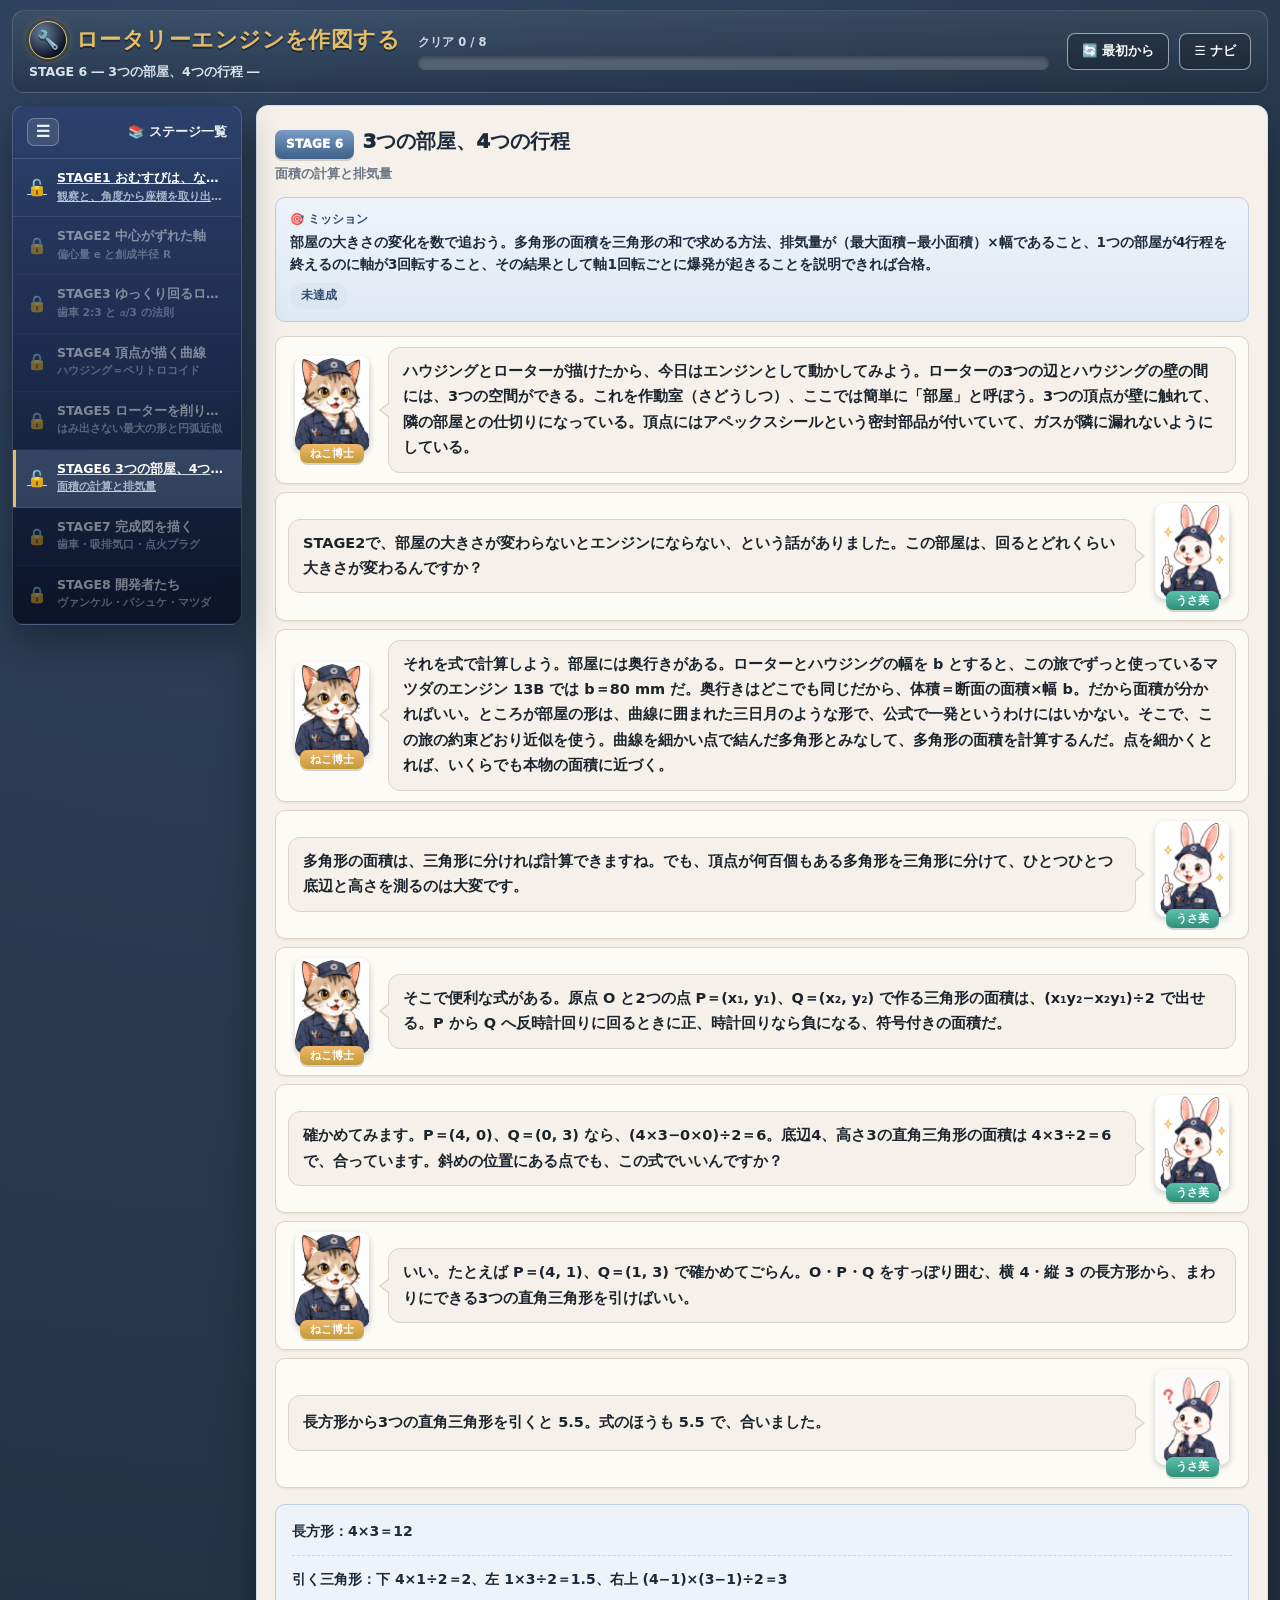
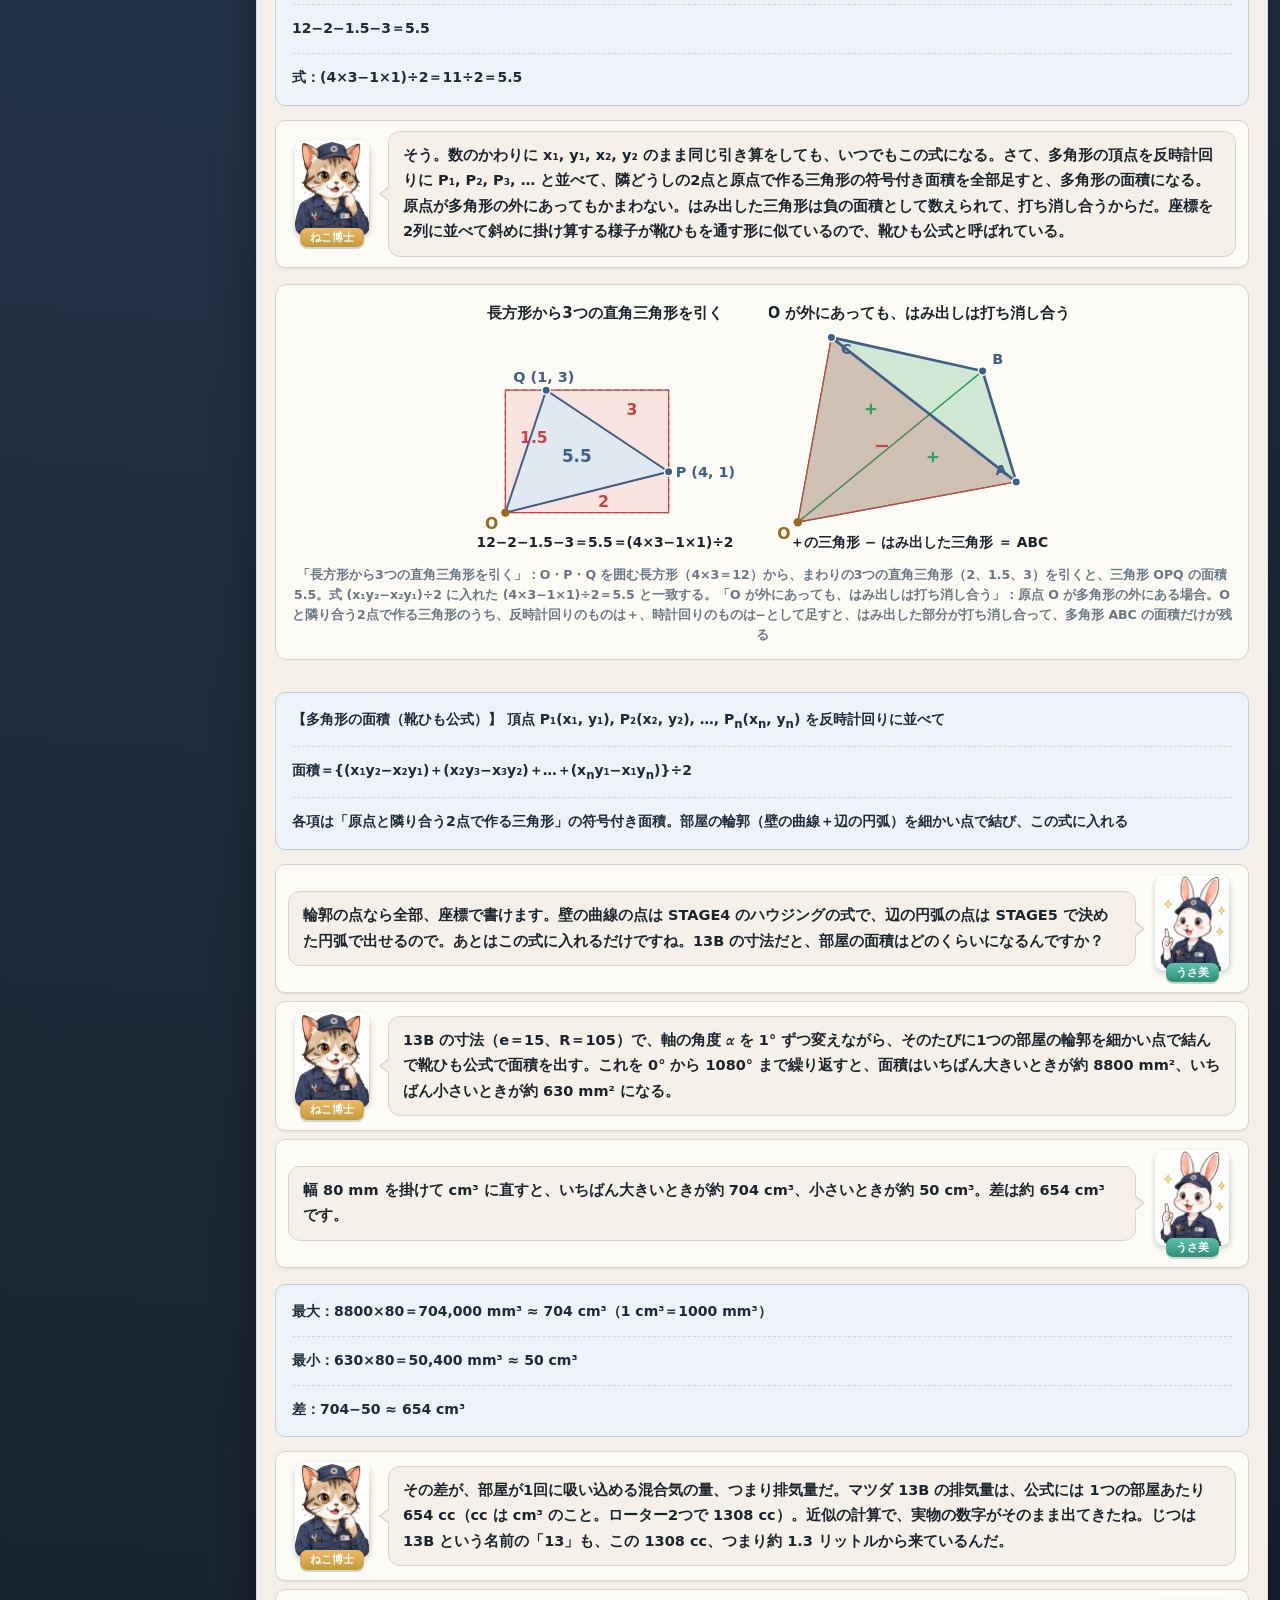
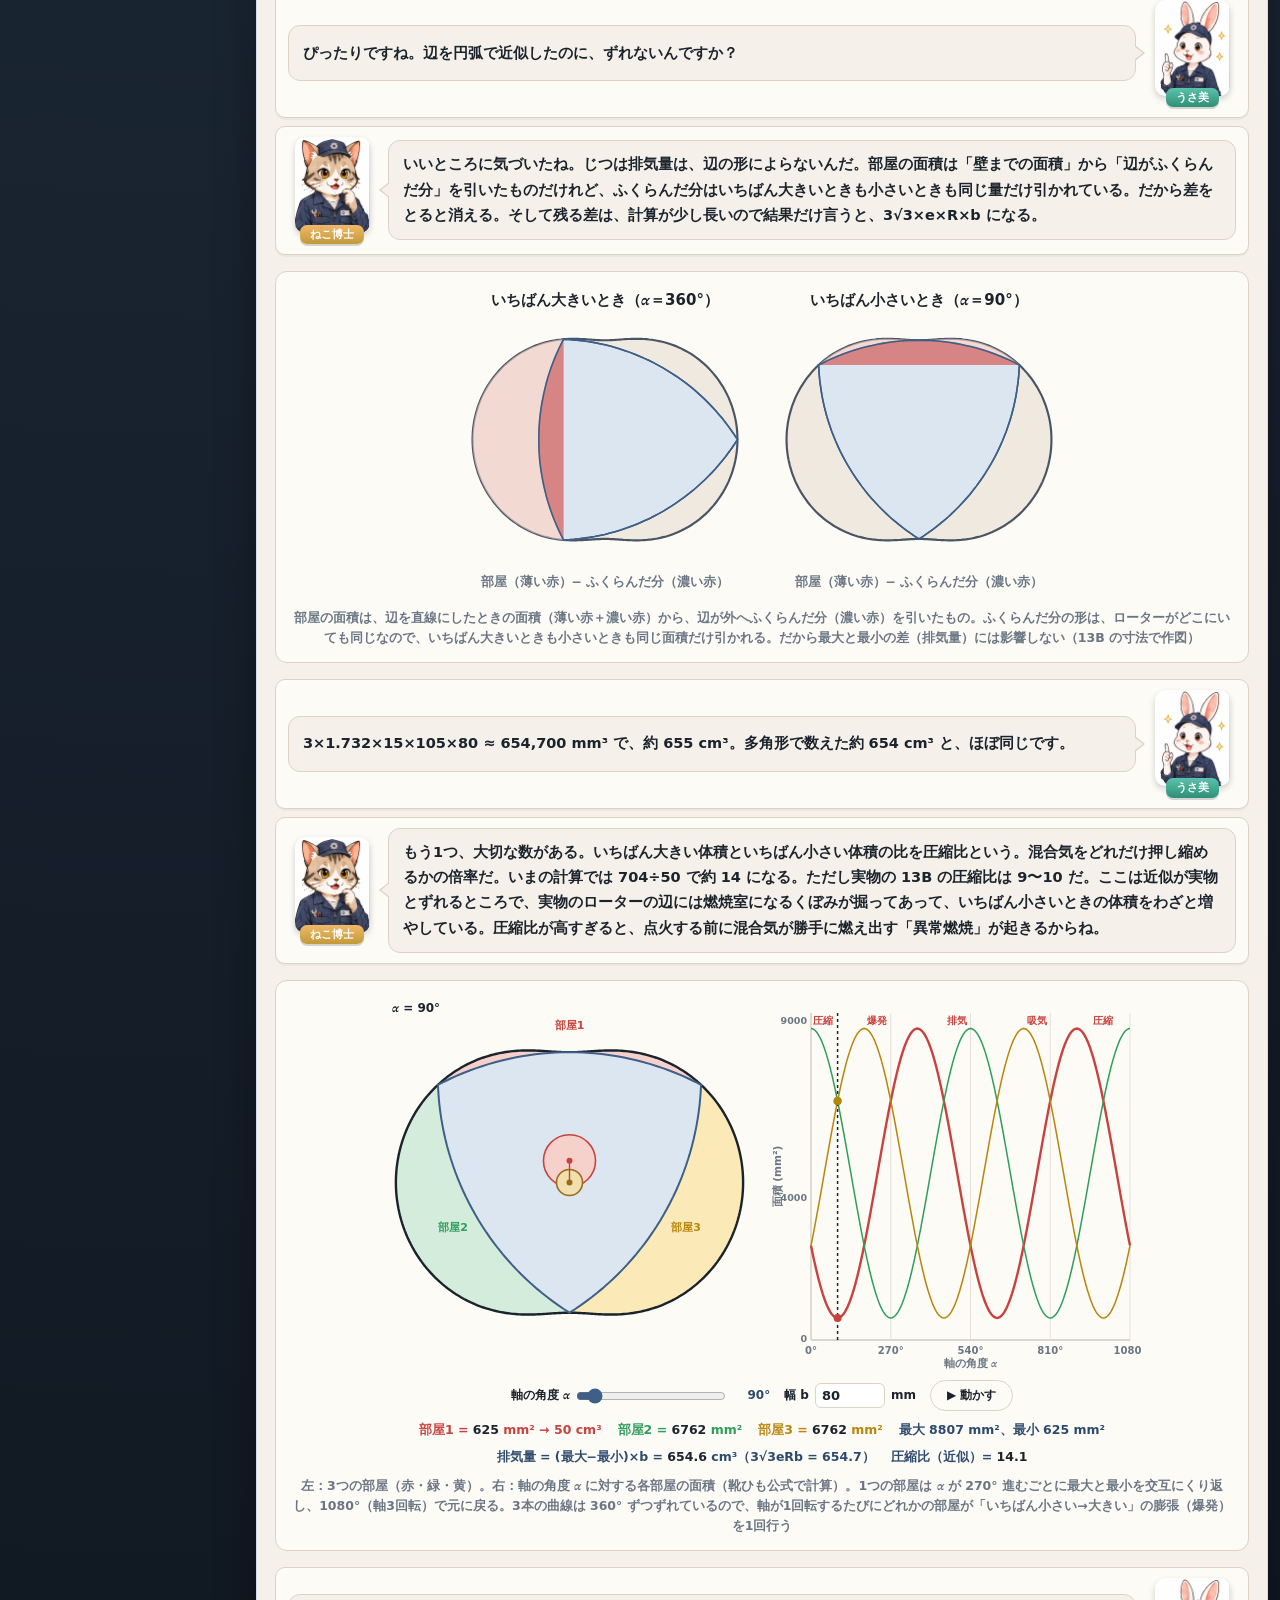
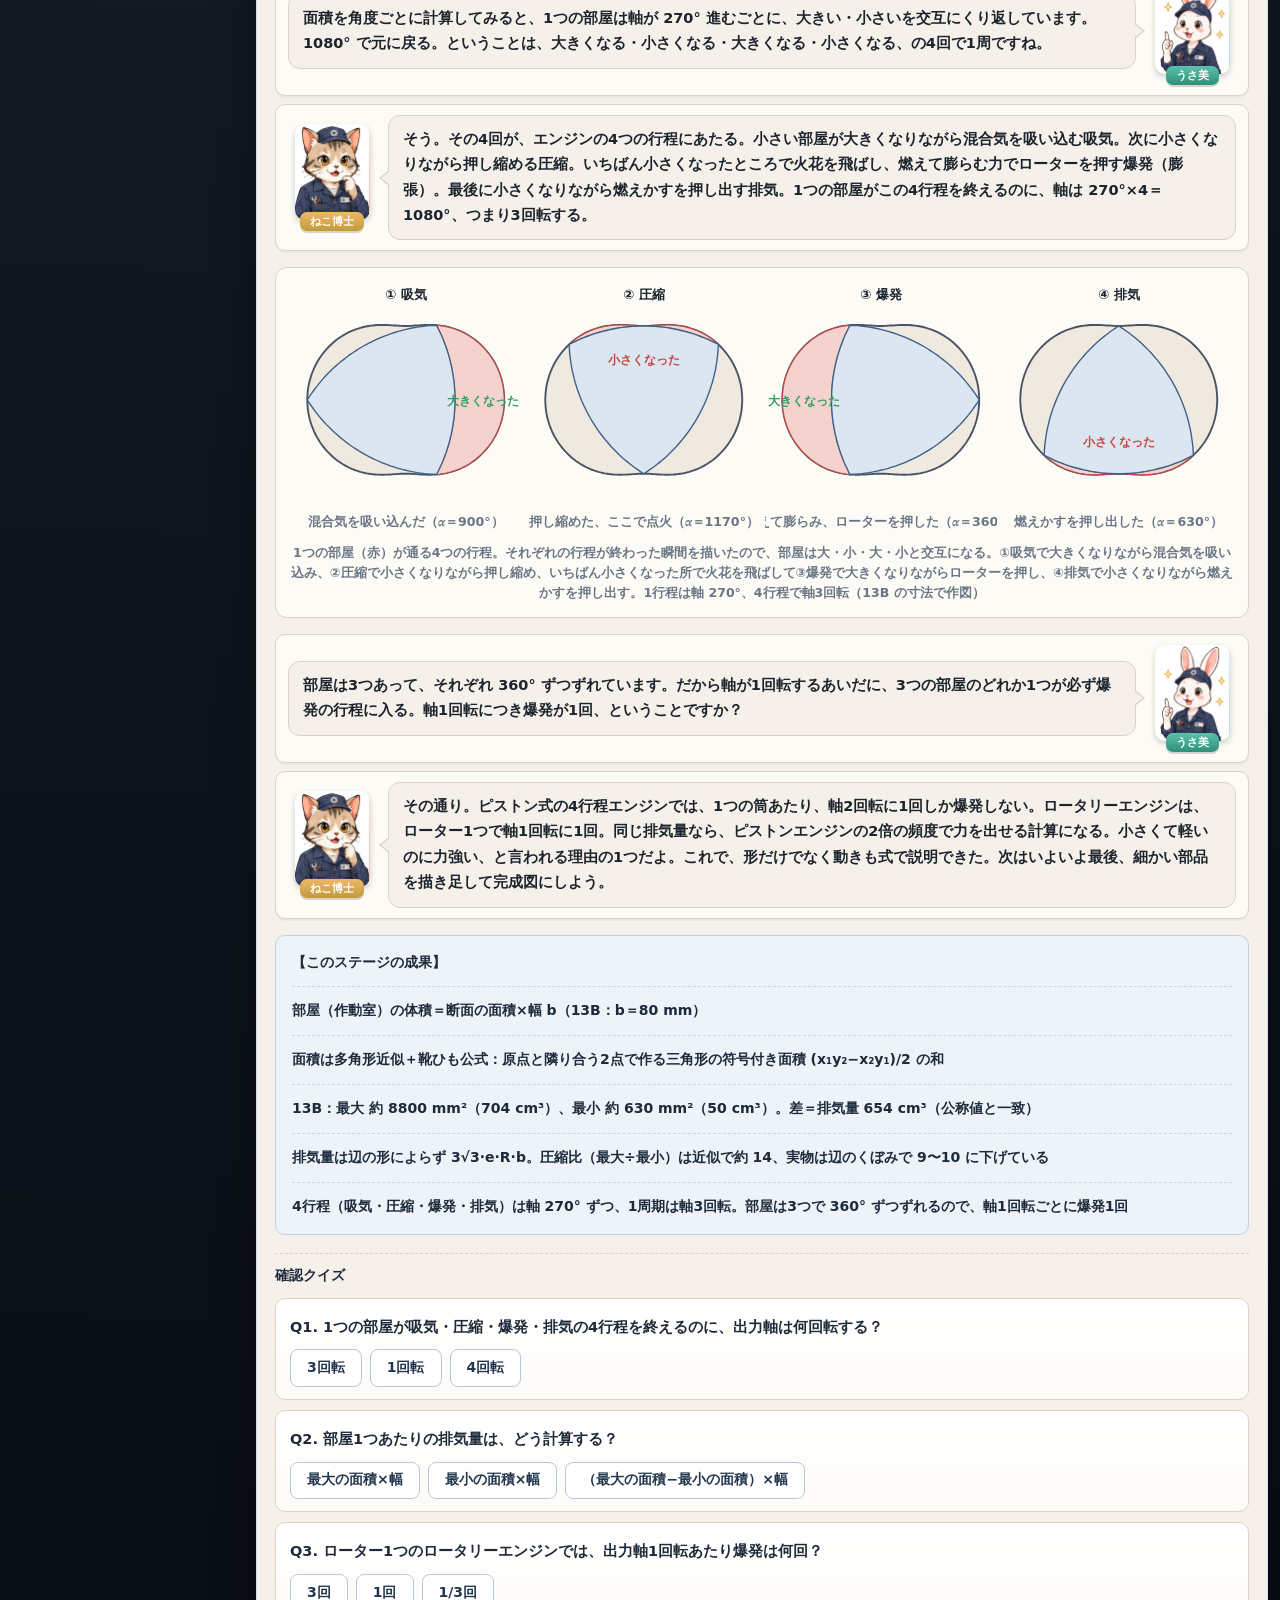
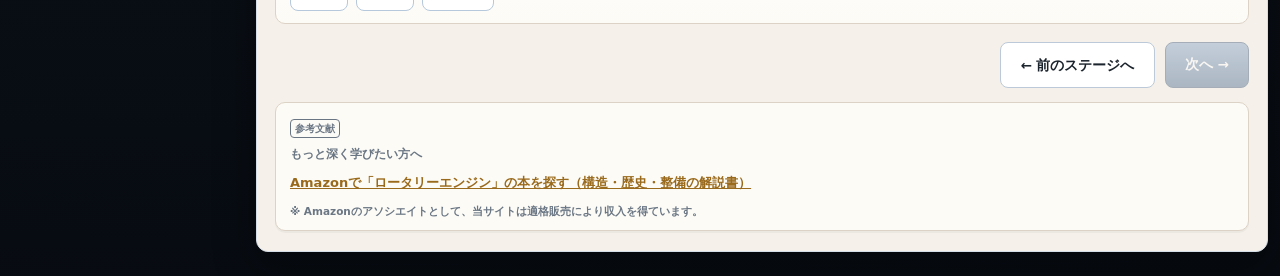
<file: stage6.html>
<!DOCTYPE html>
<html lang="ja">
<head>
<meta charset="UTF-8">
<meta name="viewport" content="width=device-width, initial-scale=1.0">
<meta name="theme-color" content="#1c2836">
<!-- Google tag (gtag.js) -->
<script async src="https://www.googletagmanager.com/gtag/js?id=G-9RTQCP2HXM"></script>
<script>
  window.dataLayer = window.dataLayer || [];
  function gtag(){dataLayer.push(arguments);}
  gtag('js', new Date());
  gtag('config', 'G-9RTQCP2HXM');
</script>
<title>STAGE6 3つの部屋、4つの行程（排気量の計算） ― ロータリーエンジンを作図する</title>
<meta name="description" content="ロータリーエンジンの排気量の計算。3つの部屋の面積を靴ひも公式で求め、マツダ13Bの排気量 654cc を式から再現。吸気・圧縮・爆発・排気の4行程が軸270°ずつ進む仕組みも図解。">
<link rel="canonical" href="https://rotary-engine.habatakijuku.com/stage6">
<meta property="og:type" content="article">
<meta property="og:site_name" content="ロータリーエンジンを作図する">
<meta property="og:locale" content="ja_JP">
<meta property="og:title" content="STAGE6 3つの部屋、4つの行程（排気量の計算） ― ロータリーエンジンを作図する">
<meta property="og:description" content="3つの部屋の面積を式で計算すると、最大と最小の差からマツダ13Bの排気量 654 cc がそのまま出てくる。4行程は軸270°ずつ。">
<meta property="og:url" content="https://rotary-engine.habatakijuku.com/stage6">
<meta property="og:image" content="https://rotary-engine.habatakijuku.com/images/ogp.png">
<meta property="og:image:width" content="1200">
<meta property="og:image:height" content="630">
<meta property="og:image:alt" content="ロータリーエンジンを作図する：繭形のハウジングと三角おむすび形のローター、ハウジングの式 x＝R cos θ＋e cos 3θ">
<meta name="twitter:card" content="summary_large_image">
<link rel="icon" type="image/png" href="images/favicon.png">
<link rel="apple-touch-icon" href="images/apple-touch-icon.png">
<script type="application/ld+json">
{
  "@context": "https://schema.org",
  "@graph": [
    {
      "@type": "LearningResource",
      "name": "STAGE6 3つの部屋、4つの行程",
      "description": "ロータリーエンジンの排気量の計算。3つの部屋の面積を靴ひも公式で求め、マツダ13Bの排気量 654cc を式から再現。吸気・圧縮・爆発・排気の4行程が軸270°ずつ進む仕組みも図解。",
      "url": "https://rotary-engine.habatakijuku.com/stage6",
      "inLanguage": "ja",
      "learningResourceType": "learning activity",
      "educationalLevel": "中学生以上",
      "isAccessibleForFree": true,
      "position": 6,
      "isPartOf": {
        "@type": "LearningResource",
        "name": "ロータリーエンジンを作図する",
        "url": "https://rotary-engine.habatakijuku.com/"
      },
      "author": {
        "@type": "Person",
        "name": "ruglerugle"
      }
    },
    {
      "@type": "BreadcrumbList",
      "itemListElement": [
        {
          "@type": "ListItem",
          "position": 1,
          "name": "ロータリーエンジンを作図する",
          "item": "https://rotary-engine.habatakijuku.com/"
        },
        {
          "@type": "ListItem",
          "position": 2,
          "name": "STAGE6 3つの部屋、4つの行程",
          "item": "https://rotary-engine.habatakijuku.com/stage6"
        }
      ]
    }
  ]
}
</script>
<link rel="stylesheet" href="design-system.css?v=20261003c">
<style>
  .pair-wrap{display:flex;flex-wrap:wrap;justify-content:center;align-items:flex-start;gap:6px 14px}
  .diagram-box .pair-wrap svg{flex:1 1 220px;width:100%;max-width:300px;height:auto}
  .quad-wrap{display:grid;grid-template-columns:repeat(4,minmax(0,1fr));gap:6px}
  @media(max-width:640px){.quad-wrap{grid-template-columns:repeat(2,minmax(0,1fr))}}
  .diagram-box .quad-wrap svg{width:100%;height:auto}
  .shoe .ttl,.segF .ttl,.strk .ttl{fill:#1b232c;font-size:12.5px;font-weight:900}
  .shoe .rc{fill:none;stroke:#6a7684;stroke-width:1.2;stroke-dasharray:4 3}
  .shoe .t1,.shoe .t2,.shoe .t3{fill:rgba(246,209,204,.55);stroke:#c8433f;stroke-width:1}
  .shoe .opq{fill:rgba(219,230,241,.85);stroke:#3d5f88;stroke-width:1.6}
  .shoe .pos{fill:rgba(47,158,92,.22);stroke:#2f9e5c;stroke-width:1}
  .shoe .neg{fill:rgba(200,67,63,.22);stroke:#c8433f;stroke-width:1}
  .shoe .abc{fill:none;stroke:#3d5f88;stroke-width:2.2}
  .shoe .dO{fill:#9a6a1c} .shoe .dP{fill:#3d5f88;stroke:#fff;stroke-width:1.2}
  .shoe .lO{fill:#9a6a1c;font-size:13px;font-weight:900} .shoe .lP{fill:#3d5f88;font-size:12px;font-weight:900}
  .shoe .lT{fill:#c8433f;font-size:13px;font-weight:900} .shoe .lA{fill:#3d5f88;font-size:14px;font-weight:900}
  .shoe .lpos{fill:#2f9e5c;font-size:16px;font-weight:900} .shoe .lneg{fill:#c8433f;font-size:16px;font-weight:900}
  .shoe .eq{fill:#1b232c;font-size:11.5px;font-weight:900}
  .segF .hs,.strk .hs{fill:#efe9df;stroke:#4a5563;stroke-width:1.8}
  .segF .chs{fill:rgba(246,209,204,.6)}
  .segF .seg{fill:rgba(200,67,63,.55)}
  .segF .rt,.strk .rt{fill:#dbe6f1;stroke:#3d5f88;stroke-width:1.3}
  .segF .rtl{fill:none;stroke:#3d5f88;stroke-width:1.3}
  .segF .sub{fill:#6a7684;font-size:10.5px;font-weight:800} .strk .sub{fill:#6a7684;font-size:12px;font-weight:800}
  .strk .ch{fill:rgba(246,209,204,.9);stroke:#c8433f;stroke-width:1}
  .strk .gs{font-size:11px;font-weight:900} .strk .g{fill:#2f9e5c} .strk .sh{fill:#c8433f}
  .sim-controls{display:flex;align-items:center;gap:8px 14px;flex-wrap:wrap;justify-content:center;margin-top:10px}
  .sim-controls .btn{font-size:12.5px;padding:.45rem .8rem}
  .sim-controls .btn[aria-pressed="true"]{background:linear-gradient(#7a9cc4,#3d5f88);border-color:#2d4a6e;color:#fff}
  .sim-controls .btn:disabled{opacity:.35}
  .sim-controls .grp-label{font-size:11.5px;font-weight:800;color:var(--muted);white-space:nowrap}
  .sim-controls label{display:inline-flex;align-items:center;gap:6px;font-size:12px;font-weight:800;color:var(--ink)}
  .sim-controls input[type=range]{width:150px;accent-color:#3d5f88}
  .sim-controls input[type=number]{width:70px;padding:4px 6px;border:1px solid var(--line);border-radius:6px;font-size:13px;font-weight:800;color:var(--ink);background:#fff}
  .sim-controls output{font-variant-numeric:tabular-nums;min-width:3.2em;text-align:right;color:#2d4a6e}
  .sim-play{padding:6px 16px;border:1px solid var(--line);border-radius:999px;background:var(--paper2);color:var(--ink);font-size:12px;font-weight:800;cursor:pointer}
  .sim-play:hover{background:#fff}
  .cv-wrap{width:100%;max-width:500px;margin-left:auto;margin-right:auto}
  .cv-wrap.two{max-width:760px}
  .cv-wrap canvas{display:block;width:100%;height:auto;border-radius:8px}
  .readout{display:flex;flex-wrap:wrap;gap:6px 16px;justify-content:center;margin-top:8px;font-size:12.5px;font-weight:800;color:#2d4a6e;font-variant-numeric:tabular-nums}
  .readout span b{color:var(--ink)}
  .note-box{background:#fffbe8;border:1px solid #e3d48f;border-radius:10px;padding:12px 14px;margin:12px 0;font-size:13.5px;line-height:1.75;color:#3a3210;font-weight:700}
  .note-box .nb-title{display:block;font-weight:950;margin-bottom:4px;color:#7a5a08}
  .kw{color:#2d4a6e}
  .qlink{color:var(--gold-dark);text-decoration:underline}

  .cv-wrap.two{display:grid;grid-template-columns:1fr 1fr;gap:10px}
  @media(max-width:640px){.cv-wrap.two{grid-template-columns:1fr}}
  </style>
</head>
<body>
<div class="app-shell side-collapsed" id="app-shell">
  <header class="game-header">
    <div class="brand">
      <div class="brand-title"><a class="head-reset home-badge" href="index.html" title="トップへ" aria-label="トップへ">🔧</a> <span>ロータリーエンジンを作図する</span></div>
      <div class="brand-sub">STAGE 6 ― 3つの部屋、4つの行程 ―</div>
    </div>
    <div class="head-progress-wrap">
      <div class="head-progress-label" id="progress-label">クリア 0 / 8</div>
      <div class="head-progress" role="progressbar" aria-label="クリア済みステージ数" aria-valuemin="0" aria-valuemax="8" aria-valuenow="0"><div class="head-progress-fill" id="progress-fill" style="width:0%"></div></div>
    </div>
    <div class="header-actions">
      <button class="head-reset" id="btn-reset-all">🔄 最初から</button>
      <button class="head-reset" id="head-nav-toggle" title="ステージ一覧の表示切替">☰ ナビ</button>
    </div>
  </header>
  <div class="game-layout">
    <div class="side-backdrop" id="side-backdrop"></div>
    <aside class="side-panel">
      <div class="side-head">
        <button class="side-toggle" id="sidebar-toggle" title="ステージ一覧の表示切替" aria-label="ステージ一覧の表示切替">☰</button>
        <span class="side-head-text">📚 ステージ一覧</span>
      </div>
      <div class="side-list" id="side-list"></div>
    </aside>
    <main class="main-area">
      <div class="chapter-head">
        <span class="chapter-badge">STAGE 6</span><h1 class="chapter-title">3つの部屋、4つの行程</h1>
        <div class="chapter-sub">面積の計算と排気量</div>
      </div>
      <div class="mission-box">
        <div class="mission-label">🎯 ミッション</div>
        <div class="mission-text">部屋の大きさの変化を数で追おう。多角形の面積を三角形の和で求める方法、排気量が（最大面積−最小面積）×幅であること、1つの部屋が4行程を終えるのに軸が3回転すること、その結果として軸1回転ごとに爆発が起きることを説明できれば合格。</div>
        <span class="mission-status" id="mission-status">未達成</span>
      </div>

      <div class="dialogue-scene">
        <div class="dialog-row">
          <div class="dialog-character">
            <div class="dialog-avatar mentor"><img src="images/cat.webp" width="300" height="386" alt=""></div>
            <div class="dialog-name mentor">ねこ博士</div>
          </div>
          <div class="dialog-bubble">ハウジングとローターが描けたから、今日はエンジンとして<strong>動かして</strong>みよう。ローターの3つの辺とハウジングの壁の間には、3つの空間ができる。これを<strong>作動室（さどうしつ）</strong>、ここでは簡単に「部屋」と呼ぼう。3つの頂点が壁に触れて、隣の部屋との仕切りになっている。頂点には<strong>アペックスシール</strong>という密封部品が付いていて、ガスが隣に漏れないようにしている。</div>
        </div>
        <div class="dialog-row right">
          <div class="dialog-character">
            <div class="dialog-avatar student"><img src="images/rabbit.webp" width="300" height="386" alt=""></div>
            <div class="dialog-name student">うさ美</div>
          </div>
          <div class="dialog-bubble">STAGE2で、部屋の大きさが変わらないとエンジンにならない、という話がありました。この部屋は、回るとどれくらい大きさが変わるんですか？</div>
        </div>
        <div class="dialog-row">
          <div class="dialog-character">
            <div class="dialog-avatar mentor"><img src="images/cat.webp" width="300" height="386" alt="" loading="lazy" decoding="async"></div>
            <div class="dialog-name mentor">ねこ博士</div>
          </div>
          <div class="dialog-bubble">それを式で計算しよう。部屋には奥行きがある。ローターとハウジングの幅を b とすると、この旅でずっと使っているマツダのエンジン 13B では b＝80 mm だ。奥行きはどこでも同じだから、<strong>体積＝断面の面積×幅 b</strong>。だから面積が分かればいい。ところが部屋の形は、曲線に囲まれた三日月のような形で、公式で一発というわけにはいかない。そこで、この旅の約束どおり近似を使う。<strong>曲線を細かい点で結んだ多角形とみなして、多角形の面積を計算する</strong>んだ。点を細かくとれば、いくらでも本物の面積に近づく。</div>
        </div>
        <div class="dialog-row right">
          <div class="dialog-character">
            <div class="dialog-avatar student"><img src="images/rabbit.webp" width="300" height="386" alt="" loading="lazy" decoding="async"></div>
            <div class="dialog-name student">うさ美</div>
          </div>
          <div class="dialog-bubble">多角形の面積は、三角形に分ければ計算できますね。でも、頂点が何百個もある多角形を三角形に分けて、ひとつひとつ底辺と高さを測るのは大変です。</div>
        </div>
        <div class="dialog-row">
          <div class="dialog-character">
            <div class="dialog-avatar mentor"><img src="images/cat.webp" width="300" height="386" alt="" loading="lazy" decoding="async"></div>
            <div class="dialog-name mentor">ねこ博士</div>
          </div>
          <div class="dialog-bubble">そこで便利な式がある。原点 O と2つの点 P＝(x₁, y₁)、Q＝(x₂, y₂) で作る三角形の面積は、<strong>(x₁y₂−x₂y₁)÷2</strong> で出せる。P から Q へ反時計回りに回るときに正、時計回りなら負になる、符号付きの面積だ。</div>
        </div>
        <div class="dialog-row right">
          <div class="dialog-character">
            <div class="dialog-avatar student"><img src="images/rabbit.webp" width="300" height="386" alt="" loading="lazy" decoding="async"></div>
            <div class="dialog-name student">うさ美</div>
          </div>
          <div class="dialog-bubble">確かめてみます。P＝(4, 0)、Q＝(0, 3) なら、(4×3−0×0)÷2＝6。底辺4、高さ3の直角三角形の面積は 4×3÷2＝6 で、合っています。斜めの位置にある点でも、この式でいいんですか？</div>
        </div>
        <div class="dialog-row">
          <div class="dialog-character">
            <div class="dialog-avatar mentor"><img src="images/cat.webp" width="300" height="386" alt="" loading="lazy" decoding="async"></div>
            <div class="dialog-name mentor">ねこ博士</div>
          </div>
          <div class="dialog-bubble">いい。たとえば P＝(4, 1)、Q＝(1, 3) で確かめてごらん。O・P・Q をすっぽり囲む、横 4・縦 3 の長方形から、まわりにできる3つの直角三角形を引けばいい。</div>
        </div>
        <div class="dialog-row right">
          <div class="dialog-character">
            <div class="dialog-avatar student"><img src="images/rabbitThink.webp" width="300" height="386" alt="" loading="lazy" decoding="async"></div>
            <div class="dialog-name student">うさ美</div>
          </div>
          <div class="dialog-bubble">長方形から3つの直角三角形を引くと 5.5。式のほうも 5.5 で、合いました。</div>
        </div>
      </div>

      <div class="formula-box">
        <span class="step">長方形：<span class="nw">4×3＝12</span></span>
        <span class="step">引く三角形：下 <span class="nw">4×1÷2＝2</span>、左 <span class="nw">1×3÷2＝1.5</span>、右上 <span class="nw">(4−1)×(3−1)÷2＝3</span></span>
        <span class="step"><span class="nw">12−2−1.5−3＝<strong>5.5</strong></span></span>
        <span class="step">式：<span class="nw">(4×3−1×1)÷2＝11÷2＝<strong>5.5</strong></span></span>
      </div>

      <div class="dialogue-scene">
        <div class="dialog-row">
          <div class="dialog-character">
            <div class="dialog-avatar mentor"><img src="images/cat.webp" width="300" height="386" alt="" loading="lazy" decoding="async"></div>
            <div class="dialog-name mentor">ねこ博士</div>
          </div>
          <div class="dialog-bubble">そう。数のかわりに x₁, y₁, x₂, y₂ のまま同じ引き算をしても、いつでもこの式になる。さて、多角形の頂点を反時計回りに P₁, P₂, P₃, … と並べて、隣どうしの2点と原点で作る三角形の符号付き面積を全部足すと、多角形の面積になる。原点が多角形の外にあってもかまわない。はみ出した三角形は負の面積として数えられて、打ち消し合うからだ。座標を2列に並べて斜めに掛け算する様子が靴ひもを通す形に似ているので、<strong>靴ひも公式</strong>と呼ばれている。</div>
        </div>
      </div>

      <div class="diagram-box">
        <div class="pair-wrap">
          <svg class="shoe" viewBox="0 0 250 215" role="img" aria-label="原点 O と P(4,1)、Q(1,3) で作る三角形の面積を、横4縦3の長方形から3つの直角三角形を引いて求める図。長方形12から2、1.5、3を引くと5.5">
          <text class="ttl" x="125" y="16" text-anchor="middle">長方形から3つの直角三角形を引く</text>
          <rect class="rc" x="42" y="76" width="136" height="102"></rect>
          <polygon class="t1" points="42,178 178,178 178,144"></polygon>
          <polygon class="t2" points="42,178 42,76 76,76"></polygon>
          <polygon class="t3" points="178,144 178,76 76,76"></polygon>
          <polygon class="opq" points="42,178 178,144 76,76"></polygon>
          <circle class="dO" cx="42" cy="178" r="3.5"></circle>
          <circle class="dP" cx="178" cy="144" r="3.5"></circle><circle class="dP" cx="76" cy="76" r="3.5"></circle>
          <text class="lO" x="36" y="192" text-anchor="end">O</text>
          <text class="lP" x="184" y="148">P (4, 1)</text>
          <text class="lP" x="74" y="69" text-anchor="middle">Q (1, 3)</text>
          <text class="lT" x="123.6" y="173" text-anchor="middle">2</text>
          <text class="lT" x="54.2" y="120.2" >1.5</text>
          <text class="lT" x="147.4" y="96.4" text-anchor="middle">3</text>
          <text class="lA" x="101.5" y="135.5" text-anchor="middle">5.5</text>
          <text class="eq" x="125" y="207" text-anchor="middle">12−2−1.5−3＝5.5＝(4×3−1×1)÷2</text>
        </svg>
          <svg class="shoe" viewBox="0 0 250 215" role="img" aria-label="原点 O が多角形の外にある場合の図。三角形 ABC の面積は、O と隣り合う2点で作る3つの三角形の符号付き面積の和。はみ出した三角形は負として数えられ、打ち消し合う">
          <text class="ttl" x="125" y="16" text-anchor="middle">O が外にあっても、はみ出しは打ち消し合う</text>
          <polygon class="pos" points="24,186 206,152.4 178,60"></polygon>
          <polygon class="pos" points="24,186 178,60 52,32"></polygon>
          <polygon class="neg" points="24,186 52,32 206,152.4"></polygon>
          <polygon class="abc" points="206,152.4 178,60 52,32"></polygon>
          <circle class="dO" cx="24" cy="186" r="3.5"></circle>
          <circle class="dP" cx="206" cy="152.4" r="3.5"></circle><text class="lP" x="198" y="146.4" text-anchor="end">A</text>
          <circle class="dP" cx="178" cy="60" r="3.5"></circle><text class="lP" x="186" y="54" text-anchor="start">B</text>
          <circle class="dP" cx="52" cy="32" r="3.5"></circle><text class="lP" x="60" y="46" text-anchor="start">C</text>
          <text class="lO" x="18" y="200" text-anchor="end">O</text>
          <text class="lpos" x="136" y="136.8" text-anchor="middle">＋</text>
          <text class="lpos" x="84.66666666666666" y="96.66666666666666" text-anchor="middle">＋</text>
          <text class="lneg" x="94" y="127.46666666666667" text-anchor="middle">−</text>
          <text class="eq" x="125" y="207" text-anchor="middle">＋の三角形 − はみ出した三角形 ＝ ABC</text>
        </svg>
        </div>
        <div class="diagram-caption">「長方形から3つの直角三角形を引く」：O・P・Q を囲む長方形（4×3＝12）から、まわりの3つの直角三角形（2、1.5、3）を引くと、三角形 OPQ の面積 5.5。式 (x₁y₂−x₂y₁)÷2 に入れた (4×3−1×1)÷2＝5.5 と一致する。「O が外にあっても、はみ出しは打ち消し合う」：原点 O が多角形の外にある場合。O と隣り合う2点で作る三角形のうち、反時計回りのものは＋、時計回りのものは−として足すと、はみ出した部分が打ち消し合って、多角形 ABC の面積だけが残る</div>
      </div>

      <div class="dialogue-scene">
      </div>

      <div class="formula-box">
        <span class="step">【多角形の面積（靴ひも公式）】 頂点 P₁(x₁, y₁), P₂(x₂, y₂), …, P<sub>n</sub>(x<sub>n</sub>, y<sub>n</sub>) を反時計回りに並べて</span>
        <span class="step">面積＝{(x₁y₂−x₂y₁)＋(x₂y₃−x₃y₂)＋…＋(x<sub>n</sub>y₁−x₁y<sub>n</sub>)}÷2</span>
        <span class="step">各項は「原点と隣り合う2点で作る三角形」の符号付き面積。部屋の輪郭（壁の曲線＋辺の円弧）を細かい点で結び、この式に入れる</span>
      </div>

      <div class="dialogue-scene">
        <div class="dialog-row right">
          <div class="dialog-character">
            <div class="dialog-avatar student"><img src="images/rabbit.webp" width="300" height="386" alt="" loading="lazy" decoding="async"></div>
            <div class="dialog-name student">うさ美</div>
          </div>
          <div class="dialog-bubble">輪郭の点なら全部、座標で書けます。壁の曲線の点は STAGE4 のハウジングの式で、辺の円弧の点は STAGE5 で決めた円弧で出せるので。あとはこの式に入れるだけですね。13B の寸法だと、部屋の面積はどのくらいになるんですか？</div>
        </div>
        <div class="dialog-row">
          <div class="dialog-character">
            <div class="dialog-avatar mentor"><img src="images/cat.webp" width="300" height="386" alt="" loading="lazy" decoding="async"></div>
            <div class="dialog-name mentor">ねこ博士</div>
          </div>
          <div class="dialog-bubble">13B の寸法（e＝15、R＝105）で、軸の角度 α を 1° ずつ変えながら、そのたびに1つの部屋の輪郭を細かい点で結んで靴ひも公式で面積を出す。これを 0° から 1080° まで繰り返すと、面積はいちばん大きいときが約 8800 mm²、いちばん小さいときが約 630 mm² になる。</div>
        </div>
        <div class="dialog-row right">
          <div class="dialog-character">
            <div class="dialog-avatar student"><img src="images/rabbit.webp" width="300" height="386" alt="" loading="lazy" decoding="async"></div>
            <div class="dialog-name student">うさ美</div>
          </div>
          <div class="dialog-bubble">幅 80 mm を掛けて cm³ に直すと、いちばん大きいときが約 704 cm³、小さいときが約 50 cm³。<strong>差は約 654 cm³</strong> です。</div>
        </div>
      </div>

      <div class="formula-box">
        <span class="step">最大：<span class="nw">8800×80＝704,000 mm³</span> ≈ 704 cm³（<span class="nw">1 cm³＝1000 mm³</span>）</span>
        <span class="step">最小：<span class="nw">630×80＝50,400 mm³</span> ≈ 50 cm³</span>
        <span class="step">差：<span class="nw">704−50 ≈ <strong>654 cm³</strong></span></span>
      </div>

      <div class="dialogue-scene">
        <div class="dialog-row">
          <div class="dialog-character">
            <div class="dialog-avatar mentor"><img src="images/cat.webp" width="300" height="386" alt="" loading="lazy" decoding="async"></div>
            <div class="dialog-name mentor">ねこ博士</div>
          </div>
          <div class="dialog-bubble">その差が、部屋が1回に吸い込める混合気の量、つまり<strong>排気量</strong>だ。マツダ 13B の排気量は、公式には 1つの部屋あたり <strong>654 cc</strong>（cc は cm³ のこと。ローター2つで 1308 cc）。近似の計算で、実物の数字がそのまま出てきたね。じつは 13B という名前の「13」も、この 1308 cc、つまり約 1.3 リットルから来ているんだ。</div>
        </div>
        <div class="dialog-row right">
          <div class="dialog-character">
            <div class="dialog-avatar student"><img src="images/rabbit.webp" width="300" height="386" alt="" loading="lazy" decoding="async"></div>
            <div class="dialog-name student">うさ美</div>
          </div>
          <div class="dialog-bubble">ぴったりですね。辺を円弧で近似したのに、ずれないんですか？</div>
        </div>
        <div class="dialog-row">
          <div class="dialog-character">
            <div class="dialog-avatar mentor"><img src="images/cat.webp" width="300" height="386" alt="" loading="lazy" decoding="async"></div>
            <div class="dialog-name mentor">ねこ博士</div>
          </div>
          <div class="dialog-bubble">いいところに気づいたね。じつは排気量は、辺の形によらないんだ。部屋の面積は「壁までの面積」から「辺がふくらんだ分」を引いたものだけれど、ふくらんだ分はいちばん大きいときも小さいときも同じ量だけ引かれている。だから差をとると消える。そして残る差は、計算が少し長いので結果だけ言うと、<strong>3√3×e×R×b</strong> になる。</div>
        </div>
      </div>

      <div class="diagram-box">
        <div class="pair-wrap">
          <svg class="segF" viewBox="0 0 250 262" role="img" aria-label="いちばん大きいとき（α＝360°）。部屋（薄い赤）− ふくらんだ分（濃い赤）">
          <text class="ttl" x="125" y="16" text-anchor="middle">いちばん大きいとき（α＝360°）</text>
          <polygon class="hs" points="235.4,128.0 235.3,124.4 235.1,120.8 234.7,117.2 234.2,113.6 233.5,110.1 232.7,106.6 231.7,103.2 230.7,99.8 229.4,96.5 228.1,93.2 226.6,90.1 225.0,87.0 223.3,84.0 221.4,81.1 219.5,78.3 217.5,75.6 215.4,73.0 213.2,70.5 211.0,68.1 208.7,65.9 206.3,63.8 203.9,61.8 201.4,59.9 198.9,58.1 196.4,56.4 193.8,54.9 191.2,53.5 188.7,52.2 186.1,51.0 183.5,49.9 181.0,49.0 178.5,48.1 176.0,47.3 173.5,46.7 171.1,46.1 168.7,45.6 166.3,45.2 164.0,44.8 161.7,44.6 159.5,44.3 157.3,44.2 155.2,44.1 153.2,44.0 151.2,44.0 149.2,44.0 147.3,44.1 145.5,44.2 143.7,44.2 141.9,44.3 140.2,44.4 138.6,44.6 137.0,44.7 135.4,44.8 133.8,44.9 132.3,45.0 130.8,45.1 129.4,45.1 127.9,45.2 126.4,45.2 125.0,45.2 123.6,45.2 122.1,45.2 120.6,45.1 119.2,45.1 117.7,45.0 116.2,44.9 114.6,44.8 113.0,44.7 111.4,44.6 109.8,44.4 108.1,44.3 106.3,44.2 104.5,44.2 102.7,44.1 100.8,44.0 98.8,44.0 96.8,44.0 94.8,44.1 92.7,44.2 90.5,44.3 88.3,44.6 86.0,44.8 83.7,45.2 81.3,45.6 78.9,46.1 76.5,46.7 74.0,47.3 71.5,48.1 69.0,49.0 66.5,49.9 63.9,51.0 61.3,52.2 58.8,53.5 56.2,54.9 53.6,56.4 51.1,58.1 48.6,59.9 46.1,61.8 43.7,63.8 41.3,65.9 39.0,68.1 36.8,70.5 34.6,73.0 32.5,75.6 30.5,78.3 28.6,81.1 26.7,84.0 25.0,87.0 23.4,90.1 21.9,93.2 20.6,96.5 19.3,99.8 18.3,103.2 17.3,106.6 16.5,110.1 15.8,113.6 15.3,117.2 14.9,120.8 14.7,124.4 14.6,128.0 14.7,131.6 14.9,135.2 15.3,138.8 15.8,142.4 16.5,145.9 17.3,149.4 18.3,152.8 19.3,156.2 20.6,159.5 21.9,162.8 23.4,165.9 25.0,169.0 26.7,172.0 28.6,174.9 30.5,177.7 32.5,180.4 34.6,183.0 36.8,185.5 39.0,187.9 41.3,190.1 43.7,192.2 46.1,194.2 48.6,196.1 51.1,197.9 53.6,199.6 56.2,201.1 58.8,202.5 61.3,203.8 63.9,205.0 66.5,206.1 69.0,207.0 71.5,207.9 74.0,208.7 76.5,209.3 78.9,209.9 81.3,210.4 83.7,210.8 86.0,211.2 88.3,211.4 90.5,211.7 92.7,211.8 94.8,211.9 96.8,212.0 98.8,212.0 100.8,212.0 102.7,211.9 104.5,211.8 106.3,211.8 108.1,211.7 109.8,211.6 111.4,211.4 113.0,211.3 114.6,211.2 116.2,211.1 117.7,211.0 119.2,210.9 120.6,210.9 122.1,210.8 123.6,210.8 125.0,210.8 126.4,210.8 127.9,210.8 129.4,210.9 130.8,210.9 132.3,211.0 133.8,211.1 135.4,211.2 137.0,211.3 138.6,211.4 140.2,211.6 141.9,211.7 143.7,211.8 145.5,211.8 147.3,211.9 149.2,212.0 151.2,212.0 153.2,212.0 155.2,211.9 157.3,211.8 159.5,211.7 161.7,211.4 164.0,211.2 166.3,210.8 168.7,210.4 171.1,209.9 173.5,209.3 176.0,208.7 178.5,207.9 181.0,207.0 183.5,206.1 186.1,205.0 188.7,203.8 191.2,202.5 193.8,201.1 196.4,199.6 198.9,197.9 201.4,196.1 203.9,194.2 206.3,192.2 208.7,190.1 211.0,187.9 213.2,185.5 215.4,183.0 217.5,180.4 219.5,177.7 221.4,174.9 223.3,172.0 225.0,169.0 226.6,165.9 228.1,162.8 229.4,159.5 230.7,156.2 231.7,152.8 232.7,149.4 233.5,145.9 234.2,142.4 234.7,138.8 235.1,135.2 235.3,131.6"></polygon>
          <polygon class="rt" points="90.5,44.3 88.5,48.2 86.6,52.1 84.8,56.1 83.1,60.1 81.5,64.2 80.0,68.2 78.6,72.4 77.3,76.5 76.1,80.7 75.1,84.9 74.1,89.1 73.2,93.4 72.4,97.7 71.7,102.0 71.1,106.3 70.6,110.6 70.3,115.0 70.0,119.3 69.9,123.6 69.8,128.0 69.9,132.4 70.0,136.7 70.3,141.0 70.6,145.4 71.1,149.7 71.7,154.0 72.4,158.3 73.2,162.6 74.1,166.9 75.1,171.1 76.1,175.3 77.3,179.5 78.6,183.6 80.0,187.8 81.5,191.8 83.1,195.9 84.8,199.9 86.6,203.9 88.5,207.8 90.5,211.7 94.8,211.4 99.2,211.1 103.5,210.7 107.8,210.1 112.1,209.5 116.4,208.8 120.7,207.9 124.9,207.0 129.2,205.9 133.4,204.8 137.5,203.5 141.7,202.1 145.8,200.7 149.8,199.1 153.8,197.5 157.8,195.7 161.8,193.9 165.7,191.9 169.5,189.9 173.3,187.8 177.0,185.5 180.7,183.2 184.4,180.8 187.9,178.3 191.4,175.8 194.9,173.1 198.3,170.4 201.6,167.5 204.8,164.6 208.0,161.7 211.1,158.6 214.1,155.5 217.1,152.3 219.9,149.0 222.7,145.7 225.4,142.3 228.0,138.8 230.6,135.2 233.0,131.7 235.4,128.0 233.0,124.3 230.6,120.8 228.0,117.2 225.4,113.7 222.7,110.3 219.9,107.0 217.1,103.7 214.1,100.5 211.1,97.4 208.0,94.3 204.8,91.4 201.6,88.5 198.3,85.6 194.9,82.9 191.4,80.2 187.9,77.7 184.4,75.2 180.7,72.8 177.0,70.5 173.3,68.2 169.5,66.1 165.7,64.1 161.8,62.1 157.8,60.3 153.8,58.5 149.8,56.9 145.8,55.3 141.7,53.9 137.5,52.5 133.4,51.2 129.2,50.1 124.9,49.0 120.7,48.1 116.4,47.2 112.1,46.5 107.8,45.9 103.5,45.3 99.2,44.9 94.8,44.6"></polygon>
          <polygon class="chs" points="90.5,44.3 87.5,44.6 84.5,45.0 81.3,45.6 78.1,46.3 74.9,47.1 71.5,48.1 68.2,49.3 64.7,50.6 61.3,52.2 57.9,54.0 54.5,55.9 51.1,58.1 47.8,60.5 44.5,63.1 41.3,65.9 38.3,68.9 35.3,72.2 32.5,75.6 29.8,79.2 27.3,83.0 25.0,87.0 22.9,91.1 21.0,95.4 19.3,99.8 17.9,104.3 16.7,108.9 15.8,113.6 15.1,118.4 14.7,123.2 14.6,128.0 14.7,132.8 15.1,137.6 15.8,142.4 16.7,147.1 17.9,151.7 19.3,156.2 21.0,160.6 22.9,164.9 25.0,169.0 27.3,173.0 29.8,176.8 32.5,180.4 35.3,183.8 38.3,187.1 41.3,190.1 44.5,192.9 47.8,195.5 51.1,197.9 54.5,200.1 57.9,202.0 61.3,203.8 64.7,205.4 68.2,206.7 71.5,207.9 74.9,208.9 78.1,209.7 81.3,210.4 84.5,211.0 87.5,211.4 90.5,211.7 90.5,208.9 90.5,206.1 90.5,203.3 90.5,200.5 90.5,197.7 90.5,194.9 90.5,192.1 90.5,189.3 90.5,186.6 90.5,183.8 90.5,181.0 90.5,178.2 90.5,175.4 90.5,172.6 90.5,169.8 90.5,167.0 90.5,164.3 90.5,161.5 90.5,158.7 90.5,155.9 90.5,153.1 90.5,150.3 90.5,147.5 90.5,144.7 90.5,141.9 90.5,139.2 90.5,136.4 90.5,133.6 90.5,130.8 90.5,128.0 90.5,125.2 90.5,122.4 90.5,119.6 90.5,116.8 90.5,114.1 90.5,111.3 90.5,108.5 90.5,105.7 90.5,102.9 90.5,100.1 90.5,97.3 90.5,94.5 90.5,91.7 90.5,89.0 90.5,86.2 90.5,83.4 90.5,80.6 90.5,77.8 90.5,75.0 90.5,72.2 90.5,69.4 90.5,66.7 90.5,63.9 90.5,61.1 90.5,58.3 90.5,55.5 90.5,52.7 90.5,49.9 90.5,47.1"></polygon>
          <polygon class="seg" points="90.5,44.3 88.5,48.2 86.6,52.1 84.8,56.1 83.1,60.1 81.5,64.2 80.0,68.2 78.6,72.4 77.3,76.5 76.1,80.7 75.1,84.9 74.1,89.1 73.2,93.4 72.4,97.7 71.7,102.0 71.1,106.3 70.6,110.6 70.3,115.0 70.0,119.3 69.9,123.6 69.8,128.0 69.9,132.4 70.0,136.7 70.3,141.0 70.6,145.4 71.1,149.7 71.7,154.0 72.4,158.3 73.2,162.6 74.1,166.9 75.1,171.1 76.1,175.3 77.3,179.5 78.6,183.6 80.0,187.8 81.5,191.8 83.1,195.9 84.8,199.9 86.6,203.9 88.5,207.8 90.5,211.7"></polygon>
          <polygon class="rtl" points="90.5,44.3 88.5,48.2 86.6,52.1 84.8,56.1 83.1,60.1 81.5,64.2 80.0,68.2 78.6,72.4 77.3,76.5 76.1,80.7 75.1,84.9 74.1,89.1 73.2,93.4 72.4,97.7 71.7,102.0 71.1,106.3 70.6,110.6 70.3,115.0 70.0,119.3 69.9,123.6 69.8,128.0 69.9,132.4 70.0,136.7 70.3,141.0 70.6,145.4 71.1,149.7 71.7,154.0 72.4,158.3 73.2,162.6 74.1,166.9 75.1,171.1 76.1,175.3 77.3,179.5 78.6,183.6 80.0,187.8 81.5,191.8 83.1,195.9 84.8,199.9 86.6,203.9 88.5,207.8 90.5,211.7 94.8,211.4 99.2,211.1 103.5,210.7 107.8,210.1 112.1,209.5 116.4,208.8 120.7,207.9 124.9,207.0 129.2,205.9 133.4,204.8 137.5,203.5 141.7,202.1 145.8,200.7 149.8,199.1 153.8,197.5 157.8,195.7 161.8,193.9 165.7,191.9 169.5,189.9 173.3,187.8 177.0,185.5 180.7,183.2 184.4,180.8 187.9,178.3 191.4,175.8 194.9,173.1 198.3,170.4 201.6,167.5 204.8,164.6 208.0,161.7 211.1,158.6 214.1,155.5 217.1,152.3 219.9,149.0 222.7,145.7 225.4,142.3 228.0,138.8 230.6,135.2 233.0,131.7 235.4,128.0 233.0,124.3 230.6,120.8 228.0,117.2 225.4,113.7 222.7,110.3 219.9,107.0 217.1,103.7 214.1,100.5 211.1,97.4 208.0,94.3 204.8,91.4 201.6,88.5 198.3,85.6 194.9,82.9 191.4,80.2 187.9,77.7 184.4,75.2 180.7,72.8 177.0,70.5 173.3,68.2 169.5,66.1 165.7,64.1 161.8,62.1 157.8,60.3 153.8,58.5 149.8,56.9 145.8,55.3 141.7,53.9 137.5,52.5 133.4,51.2 129.2,50.1 124.9,49.0 120.7,48.1 116.4,47.2 112.1,46.5 107.8,45.9 103.5,45.3 99.2,44.9 94.8,44.6"></polygon>
          <text class="sub" x="125" y="250" text-anchor="middle">部屋（薄い赤）− ふくらんだ分（濃い赤）</text>
        </svg>
          <svg class="segF" viewBox="0 0 250 262" role="img" aria-label="いちばん小さいとき（α＝90°）。部屋（薄い赤）− ふくらんだ分（濃い赤）">
          <text class="ttl" x="125" y="16" text-anchor="middle">いちばん小さいとき（α＝90°）</text>
          <polygon class="hs" points="235.4,128.0 235.3,124.4 235.1,120.8 234.7,117.2 234.2,113.6 233.5,110.1 232.7,106.6 231.7,103.2 230.7,99.8 229.4,96.5 228.1,93.2 226.6,90.1 225.0,87.0 223.3,84.0 221.4,81.1 219.5,78.3 217.5,75.6 215.4,73.0 213.2,70.5 211.0,68.1 208.7,65.9 206.3,63.8 203.9,61.8 201.4,59.9 198.9,58.1 196.4,56.4 193.8,54.9 191.2,53.5 188.7,52.2 186.1,51.0 183.5,49.9 181.0,49.0 178.5,48.1 176.0,47.3 173.5,46.7 171.1,46.1 168.7,45.6 166.3,45.2 164.0,44.8 161.7,44.6 159.5,44.3 157.3,44.2 155.2,44.1 153.2,44.0 151.2,44.0 149.2,44.0 147.3,44.1 145.5,44.2 143.7,44.2 141.9,44.3 140.2,44.4 138.6,44.6 137.0,44.7 135.4,44.8 133.8,44.9 132.3,45.0 130.8,45.1 129.4,45.1 127.9,45.2 126.4,45.2 125.0,45.2 123.6,45.2 122.1,45.2 120.6,45.1 119.2,45.1 117.7,45.0 116.2,44.9 114.6,44.8 113.0,44.7 111.4,44.6 109.8,44.4 108.1,44.3 106.3,44.2 104.5,44.2 102.7,44.1 100.8,44.0 98.8,44.0 96.8,44.0 94.8,44.1 92.7,44.2 90.5,44.3 88.3,44.6 86.0,44.8 83.7,45.2 81.3,45.6 78.9,46.1 76.5,46.7 74.0,47.3 71.5,48.1 69.0,49.0 66.5,49.9 63.9,51.0 61.3,52.2 58.8,53.5 56.2,54.9 53.6,56.4 51.1,58.1 48.6,59.9 46.1,61.8 43.7,63.8 41.3,65.9 39.0,68.1 36.8,70.5 34.6,73.0 32.5,75.6 30.5,78.3 28.6,81.1 26.7,84.0 25.0,87.0 23.4,90.1 21.9,93.2 20.6,96.5 19.3,99.8 18.3,103.2 17.3,106.6 16.5,110.1 15.8,113.6 15.3,117.2 14.9,120.8 14.7,124.4 14.6,128.0 14.7,131.6 14.9,135.2 15.3,138.8 15.8,142.4 16.5,145.9 17.3,149.4 18.3,152.8 19.3,156.2 20.6,159.5 21.9,162.8 23.4,165.9 25.0,169.0 26.7,172.0 28.6,174.9 30.5,177.7 32.5,180.4 34.6,183.0 36.8,185.5 39.0,187.9 41.3,190.1 43.7,192.2 46.1,194.2 48.6,196.1 51.1,197.9 53.6,199.6 56.2,201.1 58.8,202.5 61.3,203.8 63.9,205.0 66.5,206.1 69.0,207.0 71.5,207.9 74.0,208.7 76.5,209.3 78.9,209.9 81.3,210.4 83.7,210.8 86.0,211.2 88.3,211.4 90.5,211.7 92.7,211.8 94.8,211.9 96.8,212.0 98.8,212.0 100.8,212.0 102.7,211.9 104.5,211.8 106.3,211.8 108.1,211.7 109.8,211.6 111.4,211.4 113.0,211.3 114.6,211.2 116.2,211.1 117.7,211.0 119.2,210.9 120.6,210.9 122.1,210.8 123.6,210.8 125.0,210.8 126.4,210.8 127.9,210.8 129.4,210.9 130.8,210.9 132.3,211.0 133.8,211.1 135.4,211.2 137.0,211.3 138.6,211.4 140.2,211.6 141.9,211.7 143.7,211.8 145.5,211.8 147.3,211.9 149.2,212.0 151.2,212.0 153.2,212.0 155.2,211.9 157.3,211.8 159.5,211.7 161.7,211.4 164.0,211.2 166.3,210.8 168.7,210.4 171.1,209.9 173.5,209.3 176.0,208.7 178.5,207.9 181.0,207.0 183.5,206.1 186.1,205.0 188.7,203.8 191.2,202.5 193.8,201.1 196.4,199.6 198.9,197.9 201.4,196.1 203.9,194.2 206.3,192.2 208.7,190.1 211.0,187.9 213.2,185.5 215.4,183.0 217.5,180.4 219.5,177.7 221.4,174.9 223.3,172.0 225.0,169.0 226.6,165.9 228.1,162.8 229.4,159.5 230.7,156.2 231.7,152.8 232.7,149.4 233.5,145.9 234.2,142.4 234.7,138.8 235.1,135.2 235.3,131.6"></polygon>
          <polygon class="rt" points="208.7,65.9 204.8,63.9 200.9,62.0 196.9,60.2 192.9,58.5 188.8,56.9 184.8,55.4 180.6,54.0 176.5,52.7 172.3,51.5 168.1,50.5 163.9,49.5 159.6,48.6 155.3,47.8 151.0,47.1 146.7,46.5 142.4,46.0 138.0,45.7 133.7,45.4 129.4,45.3 125.0,45.2 120.6,45.3 116.3,45.4 112.0,45.7 107.6,46.0 103.3,46.5 99.0,47.1 94.7,47.8 90.4,48.6 86.1,49.5 81.9,50.5 77.7,51.5 73.5,52.7 69.4,54.0 65.2,55.4 61.2,56.9 57.1,58.5 53.1,60.2 49.1,62.0 45.2,63.9 41.3,65.9 41.6,70.2 41.9,74.6 42.3,78.9 42.9,83.2 43.5,87.5 44.2,91.8 45.1,96.1 46.0,100.3 47.1,104.6 48.2,108.8 49.5,112.9 50.9,117.1 52.3,121.2 53.9,125.2 55.5,129.2 57.3,133.2 59.1,137.2 61.1,141.1 63.1,144.9 65.2,148.7 67.5,152.4 69.8,156.1 72.2,159.8 74.7,163.3 77.2,166.8 79.9,170.3 82.6,173.7 85.5,177.0 88.4,180.2 91.3,183.4 94.4,186.5 97.5,189.5 100.7,192.5 104.0,195.3 107.3,198.1 110.7,200.8 114.2,203.4 117.8,206.0 121.3,208.4 125.0,210.8 128.7,208.4 132.2,206.0 135.8,203.4 139.3,200.8 142.7,198.1 146.0,195.3 149.3,192.5 152.5,189.5 155.6,186.5 158.7,183.4 161.6,180.2 164.5,177.0 167.4,173.7 170.1,170.3 172.8,166.8 175.3,163.3 177.8,159.8 180.2,156.1 182.5,152.4 184.8,148.7 186.9,144.9 188.9,141.1 190.9,137.2 192.7,133.2 194.5,129.2 196.1,125.2 197.7,121.2 199.1,117.1 200.5,112.9 201.8,108.8 202.9,104.6 204.0,100.3 204.9,96.1 205.8,91.8 206.5,87.5 207.1,83.2 207.7,78.9 208.1,74.6 208.4,70.2"></polygon>
          <polygon class="chs" points="208.7,65.9 205.5,63.1 202.2,60.5 198.9,58.1 195.5,55.9 192.1,54.0 188.7,52.2 185.3,50.6 181.8,49.3 178.5,48.1 175.1,47.1 171.9,46.3 168.7,45.6 165.5,45.0 162.5,44.6 159.5,44.3 156.6,44.1 153.8,44.0 151.2,44.0 148.6,44.0 146.1,44.1 143.7,44.2 141.4,44.4 139.1,44.5 137.0,44.7 134.9,44.8 132.8,44.9 130.8,45.1 128.9,45.1 126.9,45.2 125.0,45.2 123.1,45.2 121.1,45.1 119.2,45.1 117.2,44.9 115.1,44.8 113.0,44.7 110.9,44.5 108.6,44.4 106.3,44.2 103.9,44.1 101.4,44.0 98.8,44.0 96.2,44.0 93.4,44.1 90.5,44.3 87.5,44.6 84.5,45.0 81.3,45.6 78.1,46.3 74.9,47.1 71.5,48.1 68.2,49.3 64.7,50.6 61.3,52.2 57.9,54.0 54.5,55.9 51.1,58.1 47.8,60.5 44.5,63.1 41.3,65.9 44.1,65.9 46.9,65.9 49.7,65.9 52.5,65.9 55.3,65.9 58.1,65.9 60.9,65.9 63.7,65.9 66.4,65.9 69.2,65.9 72.0,65.9 74.8,65.9 77.6,65.9 80.4,65.9 83.2,65.9 86.0,65.9 88.7,65.9 91.5,65.9 94.3,65.9 97.1,65.9 99.9,65.9 102.7,65.9 105.5,65.9 108.3,65.9 111.1,65.9 113.8,65.9 116.6,65.9 119.4,65.9 122.2,65.9 125.0,65.9 127.8,65.9 130.6,65.9 133.4,65.9 136.2,65.9 138.9,65.9 141.7,65.9 144.5,65.9 147.3,65.9 150.1,65.9 152.9,65.9 155.7,65.9 158.5,65.9 161.3,65.9 164.0,65.9 166.8,65.9 169.6,65.9 172.4,65.9 175.2,65.9 178.0,65.9 180.8,65.9 183.6,65.9 186.3,65.9 189.1,65.9 191.9,65.9 194.7,65.9 197.5,65.9 200.3,65.9 203.1,65.9 205.9,65.9"></polygon>
          <polygon class="seg" points="208.7,65.9 204.8,63.9 200.9,62.0 196.9,60.2 192.9,58.5 188.8,56.9 184.8,55.4 180.6,54.0 176.5,52.7 172.3,51.5 168.1,50.5 163.9,49.5 159.6,48.6 155.3,47.8 151.0,47.1 146.7,46.5 142.4,46.0 138.0,45.7 133.7,45.4 129.4,45.3 125.0,45.2 120.6,45.3 116.3,45.4 112.0,45.7 107.6,46.0 103.3,46.5 99.0,47.1 94.7,47.8 90.4,48.6 86.1,49.5 81.9,50.5 77.7,51.5 73.5,52.7 69.4,54.0 65.2,55.4 61.2,56.9 57.1,58.5 53.1,60.2 49.1,62.0 45.2,63.9 41.3,65.9"></polygon>
          <polygon class="rtl" points="208.7,65.9 204.8,63.9 200.9,62.0 196.9,60.2 192.9,58.5 188.8,56.9 184.8,55.4 180.6,54.0 176.5,52.7 172.3,51.5 168.1,50.5 163.9,49.5 159.6,48.6 155.3,47.8 151.0,47.1 146.7,46.5 142.4,46.0 138.0,45.7 133.7,45.4 129.4,45.3 125.0,45.2 120.6,45.3 116.3,45.4 112.0,45.7 107.6,46.0 103.3,46.5 99.0,47.1 94.7,47.8 90.4,48.6 86.1,49.5 81.9,50.5 77.7,51.5 73.5,52.7 69.4,54.0 65.2,55.4 61.2,56.9 57.1,58.5 53.1,60.2 49.1,62.0 45.2,63.9 41.3,65.9 41.6,70.2 41.9,74.6 42.3,78.9 42.9,83.2 43.5,87.5 44.2,91.8 45.1,96.1 46.0,100.3 47.1,104.6 48.2,108.8 49.5,112.9 50.9,117.1 52.3,121.2 53.9,125.2 55.5,129.2 57.3,133.2 59.1,137.2 61.1,141.1 63.1,144.9 65.2,148.7 67.5,152.4 69.8,156.1 72.2,159.8 74.7,163.3 77.2,166.8 79.9,170.3 82.6,173.7 85.5,177.0 88.4,180.2 91.3,183.4 94.4,186.5 97.5,189.5 100.7,192.5 104.0,195.3 107.3,198.1 110.7,200.8 114.2,203.4 117.8,206.0 121.3,208.4 125.0,210.8 128.7,208.4 132.2,206.0 135.8,203.4 139.3,200.8 142.7,198.1 146.0,195.3 149.3,192.5 152.5,189.5 155.6,186.5 158.7,183.4 161.6,180.2 164.5,177.0 167.4,173.7 170.1,170.3 172.8,166.8 175.3,163.3 177.8,159.8 180.2,156.1 182.5,152.4 184.8,148.7 186.9,144.9 188.9,141.1 190.9,137.2 192.7,133.2 194.5,129.2 196.1,125.2 197.7,121.2 199.1,117.1 200.5,112.9 201.8,108.8 202.9,104.6 204.0,100.3 204.9,96.1 205.8,91.8 206.5,87.5 207.1,83.2 207.7,78.9 208.1,74.6 208.4,70.2"></polygon>
          <text class="sub" x="125" y="250" text-anchor="middle">部屋（薄い赤）− ふくらんだ分（濃い赤）</text>
        </svg>
        </div>
        <div class="diagram-caption">部屋の面積は、辺を直線にしたときの面積（薄い赤＋濃い赤）から、辺が外へふくらんだ分（濃い赤）を引いたもの。ふくらんだ分の形は、ローターがどこにいても同じなので、いちばん大きいときも小さいときも同じ面積だけ引かれる。だから最大と最小の差（排気量）には影響しない（13B の寸法で作図）</div>
      </div>

      <div class="dialogue-scene">
        <div class="dialog-row right">
          <div class="dialog-character">
            <div class="dialog-avatar student"><img src="images/rabbit.webp" width="300" height="386" alt="" loading="lazy" decoding="async"></div>
            <div class="dialog-name student">うさ美</div>
          </div>
          <div class="dialog-bubble">3×1.732×15×105×80 ≈ 654,700 mm³ で、約 655 cm³。多角形で数えた約 654 cm³ と、ほぼ同じです。</div>
        </div>
        <div class="dialog-row">
          <div class="dialog-character">
            <div class="dialog-avatar mentor"><img src="images/cat.webp" width="300" height="386" alt="" loading="lazy" decoding="async"></div>
            <div class="dialog-name mentor">ねこ博士</div>
          </div>
          <div class="dialog-bubble">もう1つ、大切な数がある。いちばん大きい体積といちばん小さい体積の比を<strong>圧縮比</strong>という。混合気をどれだけ押し縮めるかの倍率だ。いまの計算では 704÷50 で約 14 になる。ただし実物の 13B の圧縮比は 9〜10 だ。ここは近似が実物とずれるところで、実物のローターの辺には燃焼室になる<strong>くぼみ</strong>が掘ってあって、いちばん小さいときの体積をわざと増やしている。圧縮比が高すぎると、点火する前に混合気が勝手に燃え出す「異常燃焼」が起きるからね。</div>
        </div>
      </div>

      <div class="diagram-box">
        <div class="cv-wrap two">
          <canvas id="cv6a" role="img" aria-label="3つの部屋を赤・緑・黄で塗り分けたロータリーエンジンが回る様子"></canvas>
          <canvas id="cv6b" role="img" aria-label="軸の角度 0°から1080°に対する3つの部屋の面積のグラフ。各部屋は270°ごとに最大と最小をくり返し、3本の曲線は360°ずつずれている"></canvas>
        </div>
        <div class="sim-controls">
          <label>軸の角度 α <input type="range" id="al6" min="0" max="1080" value="90" step="1"> <output id="al6o">90°</output></label>
          <label>幅 b <input type="number" id="b6" min="10" max="300" value="80" step="1"> mm</label>
          <button class="sim-play" id="play6" type="button" aria-pressed="false">▶ 動かす</button>
        </div>
        <div class="readout" id="ro6"></div>
        <div class="diagram-caption">左：3つの部屋（赤・緑・黄）。右：軸の角度 α に対する各部屋の面積（靴ひも公式で計算）。1つの部屋は α が 270° 進むごとに最大と最小を交互にくり返し、1080°（軸3回転）で元に戻る。3本の曲線は 360° ずつずれているので、軸が1回転するたびにどれかの部屋が「いちばん小さい→大きい」の膨張（爆発）を1回行う</div>
      </div>

      <div class="dialogue-scene">
        <div class="dialog-row right">
          <div class="dialog-character">
            <div class="dialog-avatar student"><img src="images/rabbit.webp" width="300" height="386" alt="" loading="lazy" decoding="async"></div>
            <div class="dialog-name student">うさ美</div>
          </div>
          <div class="dialog-bubble">面積を角度ごとに計算してみると、1つの部屋は軸が 270° 進むごとに、大きい・小さいを交互にくり返しています。1080° で元に戻る。ということは、大きくなる・小さくなる・大きくなる・小さくなる、の4回で1周ですね。</div>
        </div>
        <div class="dialog-row">
          <div class="dialog-character">
            <div class="dialog-avatar mentor"><img src="images/cat.webp" width="300" height="386" alt="" loading="lazy" decoding="async"></div>
            <div class="dialog-name mentor">ねこ博士</div>
          </div>
          <div class="dialog-bubble">そう。その4回が、エンジンの<strong>4つの行程</strong>にあたる。小さい部屋が大きくなりながら混合気を吸い込む<strong>吸気</strong>。次に小さくなりながら押し縮める<strong>圧縮</strong>。いちばん小さくなったところで火花を飛ばし、燃えて膨らむ力でローターを押す<strong>爆発（膨張）</strong>。最後に小さくなりながら燃えかすを押し出す<strong>排気</strong>。1つの部屋がこの4行程を終えるのに、軸は 270°×4＝1080°、つまり<strong>3回転</strong>する。</div>
        </div>
      </div>

      <div class="diagram-box">
        <div class="quad-wrap">
          <svg class="strk" viewBox="0 0 220 240" role="img" aria-label="① 吸気の終わり。混合気を吸い込んだ（α＝900°）">
          <text class="ttl" x="110" y="16" text-anchor="middle">① 吸気</text>
          <polygon class="hs" points="203.6,112.0 203.5,108.9 203.3,105.9 203.0,102.8 202.6,99.8 202.0,96.8 201.3,93.9 200.5,91.0 199.6,88.1 198.5,85.3 197.4,82.5 196.1,79.8 194.8,77.2 193.3,74.7 191.8,72.2 190.1,69.8 188.4,67.6 186.7,65.4 184.8,63.3 182.9,61.3 180.9,59.4 178.9,57.5 176.9,55.8 174.8,54.2 172.6,52.7 170.5,51.3 168.3,50.0 166.2,48.8 164.0,47.7 161.8,46.7 159.6,45.8 157.5,45.0 155.3,44.3 153.2,43.6 151.1,43.0 149.0,42.5 147.0,42.1 145.0,41.8 143.0,41.5 141.1,41.3 139.3,41.1 137.4,40.9 135.6,40.9 133.9,40.8 132.2,40.8 130.5,40.8 128.9,40.9 127.4,40.9 125.8,41.0 124.4,41.1 122.9,41.2 121.5,41.3 120.2,41.4 118.8,41.4 117.5,41.5 116.2,41.6 114.9,41.7 113.7,41.7 112.5,41.8 111.2,41.8 110.0,41.8 108.8,41.8 107.5,41.8 106.3,41.7 105.1,41.7 103.8,41.6 102.5,41.5 101.2,41.4 99.8,41.4 98.5,41.3 97.1,41.2 95.6,41.1 94.2,41.0 92.6,40.9 91.1,40.9 89.5,40.8 87.8,40.8 86.1,40.8 84.4,40.9 82.6,40.9 80.8,41.1 78.9,41.3 77.0,41.5 75.0,41.8 73.0,42.1 71.0,42.5 68.9,43.0 66.8,43.6 64.7,44.3 62.5,45.0 60.4,45.8 58.2,46.7 56.0,47.7 53.8,48.8 51.7,50.0 49.5,51.3 47.4,52.7 45.2,54.2 43.1,55.8 41.1,57.5 39.1,59.4 37.1,61.3 35.2,63.3 33.3,65.4 31.6,67.6 29.9,69.8 28.2,72.2 26.7,74.7 25.2,77.2 23.9,79.8 22.6,82.5 21.5,85.3 20.4,88.1 19.5,91.0 18.7,93.9 18.0,96.8 17.4,99.8 17.0,102.8 16.7,105.9 16.5,108.9 16.4,112.0 16.5,115.1 16.7,118.1 17.0,121.2 17.4,124.2 18.0,127.2 18.7,130.1 19.5,133.0 20.4,135.9 21.5,138.7 22.6,141.5 23.9,144.2 25.2,146.8 26.7,149.3 28.2,151.8 29.9,154.2 31.6,156.4 33.3,158.6 35.2,160.7 37.1,162.7 39.1,164.6 41.1,166.5 43.1,168.2 45.2,169.8 47.4,171.3 49.5,172.7 51.7,174.0 53.8,175.2 56.0,176.3 58.2,177.3 60.4,178.2 62.5,179.0 64.7,179.7 66.8,180.4 68.9,181.0 71.0,181.5 73.0,181.9 75.0,182.2 77.0,182.5 78.9,182.7 80.7,182.9 82.6,183.1 84.4,183.1 86.1,183.2 87.8,183.2 89.5,183.2 91.1,183.1 92.6,183.1 94.2,183.0 95.6,182.9 97.1,182.8 98.5,182.7 99.8,182.6 101.2,182.6 102.5,182.5 103.8,182.4 105.1,182.3 106.3,182.3 107.5,182.2 108.8,182.2 110.0,182.2 111.2,182.2 112.5,182.2 113.7,182.3 114.9,182.3 116.2,182.4 117.5,182.5 118.8,182.6 120.2,182.6 121.5,182.7 122.9,182.8 124.4,182.9 125.8,183.0 127.4,183.1 128.9,183.1 130.5,183.2 132.2,183.2 133.9,183.2 135.6,183.1 137.4,183.1 139.3,182.9 141.1,182.7 143.0,182.5 145.0,182.2 147.0,181.9 149.0,181.5 151.1,181.0 153.2,180.4 155.3,179.7 157.5,179.0 159.6,178.2 161.8,177.3 164.0,176.3 166.2,175.2 168.3,174.0 170.5,172.7 172.6,171.3 174.8,169.8 176.9,168.2 178.9,166.5 180.9,164.6 182.9,162.7 184.8,160.7 186.7,158.6 188.4,156.4 190.1,154.2 191.8,151.8 193.3,149.3 194.8,146.8 196.1,144.2 197.4,141.5 198.5,138.7 199.6,135.9 200.5,133.0 201.3,130.1 202.0,127.2 202.6,124.2 203.0,121.2 203.3,118.1 203.5,115.1"></polygon>
          <polygon class="ch" points="139.3,182.9 141.8,182.7 144.4,182.3 147.0,181.9 149.7,181.3 152.5,180.6 155.3,179.7 158.2,178.7 161.1,177.6 164.0,176.3 166.9,174.8 169.8,173.1 172.6,171.3 175.5,169.2 178.2,167.0 180.9,164.6 183.5,162.1 186.0,159.3 188.4,156.4 190.7,153.4 192.8,150.1 194.8,146.8 196.6,143.3 198.2,139.6 199.6,135.9 200.8,132.1 201.8,128.2 202.6,124.2 203.1,120.1 203.5,116.1 203.6,112.0 203.5,107.9 203.1,103.9 202.6,99.8 201.8,95.8 200.8,91.9 199.6,88.1 198.2,84.4 196.6,80.7 194.8,77.2 192.8,73.9 190.7,70.6 188.4,67.6 186.0,64.7 183.5,61.9 180.9,59.4 178.2,57.0 175.5,54.8 172.6,52.7 169.8,50.9 166.9,49.2 164.0,47.7 161.1,46.4 158.2,45.3 155.3,44.3 152.5,43.4 149.7,42.7 147.0,42.1 144.4,41.7 141.8,41.3 139.2,41.1 140.4,43.3 141.5,45.5 142.5,47.7 143.6,49.9 144.5,52.2 145.5,54.4 146.4,56.7 147.3,59.0 148.1,61.3 148.9,63.7 149.7,66.0 150.4,68.3 151.1,70.7 151.7,73.1 152.3,75.5 152.9,77.9 153.5,80.3 153.9,82.7 154.4,85.1 154.8,87.5 155.2,89.9 155.5,92.4 155.8,94.8 156.1,97.3 156.3,99.7 156.5,102.2 156.6,104.6 156.7,107.1 156.8,109.5 156.8,112.0 156.8,114.5 156.7,116.9 156.6,119.4 156.5,121.8 156.3,124.3 156.1,126.7 155.8,129.2 155.5,131.6 155.2,134.1 154.8,136.5 154.4,138.9 153.9,141.3 153.5,143.7 152.9,146.1 152.3,148.5 151.7,150.9 151.1,153.3 150.4,155.7 149.7,158.0 148.9,160.3 148.1,162.7 147.3,165.0 146.4,167.3 145.5,169.6 144.5,171.8 143.6,174.1 142.5,176.3 141.5,178.5 140.4,180.7"></polygon>
          <polygon class="rt" points="139.3,182.9 140.9,179.6 142.5,176.3 144.1,173.0 145.5,169.6 146.8,166.1 148.1,162.7 149.3,159.2 150.4,155.7 151.4,152.1 152.3,148.5 153.2,144.9 153.9,141.3 154.6,137.7 155.2,134.1 155.7,130.4 156.1,126.7 156.4,123.1 156.6,119.4 156.8,115.7 156.8,112.0 156.8,108.3 156.6,104.6 156.4,100.9 156.1,97.3 155.7,93.6 155.2,89.9 154.6,86.3 153.9,82.7 153.2,79.1 152.3,75.5 151.4,71.9 150.4,68.3 149.3,64.8 148.1,61.3 146.8,57.9 145.5,54.4 144.1,51.0 142.5,47.7 140.9,44.4 139.2,41.1 135.6,41.3 131.9,41.5 128.2,41.9 124.6,42.4 120.9,42.9 117.3,43.5 113.7,44.2 110.1,45.1 106.5,45.9 102.9,46.9 99.4,48.0 95.9,49.1 92.4,50.4 89.0,51.7 85.5,53.1 82.2,54.6 78.8,56.2 75.5,57.8 72.3,59.5 69.0,61.3 65.9,63.2 62.8,65.2 59.7,67.2 56.6,69.3 53.7,71.5 50.8,73.8 47.9,76.1 45.1,78.5 42.3,80.9 39.6,83.5 37.0,86.1 34.4,88.7 31.9,91.4 29.5,94.2 27.2,97.0 24.9,99.9 22.6,102.9 20.5,105.9 18.4,108.9 16.4,112.0 18.4,115.1 20.5,118.1 22.6,121.1 24.9,124.1 27.2,127.0 29.5,129.8 31.9,132.6 34.4,135.3 37.0,137.9 39.6,140.5 42.3,143.1 45.1,145.5 47.9,147.9 50.8,150.2 53.7,152.5 56.6,154.7 59.7,156.8 62.8,158.8 65.9,160.8 69.0,162.7 72.3,164.5 75.5,166.2 78.8,167.8 82.2,169.4 85.5,170.9 89.0,172.3 92.4,173.6 95.9,174.9 99.4,176.0 102.9,177.1 106.5,178.1 110.1,178.9 113.7,179.8 117.3,180.5 120.9,181.1 124.6,181.6 128.2,182.1 131.9,182.5 135.6,182.7"></polygon>
          <text class="gs g" x="183.3" y="117.0" text-anchor="middle">大きくなった</text>
          <text class="sub" x="110" y="232" text-anchor="middle">混合気を吸い込んだ（α＝900°）</text>
        </svg>
          <svg class="strk" viewBox="0 0 220 240" role="img" aria-label="② 圧縮の終わり。押し縮めた、ここで点火（α＝1170°）">
          <text class="ttl" x="110" y="16" text-anchor="middle">② 圧縮</text>
          <polygon class="hs" points="203.6,112.0 203.5,108.9 203.3,105.9 203.0,102.8 202.6,99.8 202.0,96.8 201.3,93.9 200.5,91.0 199.6,88.1 198.5,85.3 197.4,82.5 196.1,79.8 194.8,77.2 193.3,74.7 191.8,72.2 190.1,69.8 188.4,67.6 186.7,65.4 184.8,63.3 182.9,61.3 180.9,59.4 178.9,57.5 176.9,55.8 174.8,54.2 172.6,52.7 170.5,51.3 168.3,50.0 166.2,48.8 164.0,47.7 161.8,46.7 159.6,45.8 157.5,45.0 155.3,44.3 153.2,43.6 151.1,43.0 149.0,42.5 147.0,42.1 145.0,41.8 143.0,41.5 141.1,41.3 139.3,41.1 137.4,40.9 135.6,40.9 133.9,40.8 132.2,40.8 130.5,40.8 128.9,40.9 127.4,40.9 125.8,41.0 124.4,41.1 122.9,41.2 121.5,41.3 120.2,41.4 118.8,41.4 117.5,41.5 116.2,41.6 114.9,41.7 113.7,41.7 112.5,41.8 111.2,41.8 110.0,41.8 108.8,41.8 107.5,41.8 106.3,41.7 105.1,41.7 103.8,41.6 102.5,41.5 101.2,41.4 99.8,41.4 98.5,41.3 97.1,41.2 95.6,41.1 94.2,41.0 92.6,40.9 91.1,40.9 89.5,40.8 87.8,40.8 86.1,40.8 84.4,40.9 82.6,40.9 80.8,41.1 78.9,41.3 77.0,41.5 75.0,41.8 73.0,42.1 71.0,42.5 68.9,43.0 66.8,43.6 64.7,44.3 62.5,45.0 60.4,45.8 58.2,46.7 56.0,47.7 53.8,48.8 51.7,50.0 49.5,51.3 47.4,52.7 45.2,54.2 43.1,55.8 41.1,57.5 39.1,59.4 37.1,61.3 35.2,63.3 33.3,65.4 31.6,67.6 29.9,69.8 28.2,72.2 26.7,74.7 25.2,77.2 23.9,79.8 22.6,82.5 21.5,85.3 20.4,88.1 19.5,91.0 18.7,93.9 18.0,96.8 17.4,99.8 17.0,102.8 16.7,105.9 16.5,108.9 16.4,112.0 16.5,115.1 16.7,118.1 17.0,121.2 17.4,124.2 18.0,127.2 18.7,130.1 19.5,133.0 20.4,135.9 21.5,138.7 22.6,141.5 23.9,144.2 25.2,146.8 26.7,149.3 28.2,151.8 29.9,154.2 31.6,156.4 33.3,158.6 35.2,160.7 37.1,162.7 39.1,164.6 41.1,166.5 43.1,168.2 45.2,169.8 47.4,171.3 49.5,172.7 51.7,174.0 53.8,175.2 56.0,176.3 58.2,177.3 60.4,178.2 62.5,179.0 64.7,179.7 66.8,180.4 68.9,181.0 71.0,181.5 73.0,181.9 75.0,182.2 77.0,182.5 78.9,182.7 80.7,182.9 82.6,183.1 84.4,183.1 86.1,183.2 87.8,183.2 89.5,183.2 91.1,183.1 92.6,183.1 94.2,183.0 95.6,182.9 97.1,182.8 98.5,182.7 99.8,182.6 101.2,182.6 102.5,182.5 103.8,182.4 105.1,182.3 106.3,182.3 107.5,182.2 108.8,182.2 110.0,182.2 111.2,182.2 112.5,182.2 113.7,182.3 114.9,182.3 116.2,182.4 117.5,182.5 118.8,182.6 120.2,182.6 121.5,182.7 122.9,182.8 124.4,182.9 125.8,183.0 127.4,183.1 128.9,183.1 130.5,183.2 132.2,183.2 133.9,183.2 135.6,183.1 137.4,183.1 139.3,182.9 141.1,182.7 143.0,182.5 145.0,182.2 147.0,181.9 149.0,181.5 151.1,181.0 153.2,180.4 155.3,179.7 157.5,179.0 159.6,178.2 161.8,177.3 164.0,176.3 166.2,175.2 168.3,174.0 170.5,172.7 172.6,171.3 174.8,169.8 176.9,168.2 178.9,166.5 180.9,164.6 182.9,162.7 184.8,160.7 186.7,158.6 188.4,156.4 190.1,154.2 191.8,151.8 193.3,149.3 194.8,146.8 196.1,144.2 197.4,141.5 198.5,138.7 199.6,135.9 200.5,133.0 201.3,130.1 202.0,127.2 202.6,124.2 203.0,121.2 203.3,118.1 203.5,115.1"></polygon>
          <polygon class="ch" points="180.9,59.4 178.2,57.0 175.5,54.8 172.6,52.7 169.8,50.9 166.9,49.2 164.0,47.7 161.1,46.4 158.2,45.3 155.3,44.3 152.5,43.4 149.7,42.7 147.0,42.1 144.4,41.7 141.8,41.3 139.2,41.1 136.8,40.9 134.5,40.8 132.2,40.8 130.0,40.8 127.9,40.9 125.8,41.0 123.9,41.1 122.0,41.2 120.2,41.4 118.4,41.5 116.6,41.6 114.9,41.7 113.3,41.7 111.6,41.8 110.0,41.8 108.4,41.8 106.7,41.7 105.1,41.7 103.4,41.6 101.6,41.5 99.8,41.4 98.0,41.2 96.1,41.1 94.2,41.0 92.1,40.9 90.0,40.8 87.8,40.8 85.5,40.8 83.2,40.9 80.8,41.1 78.2,41.3 75.6,41.7 73.0,42.1 70.3,42.7 67.5,43.4 64.7,44.3 61.8,45.3 58.9,46.4 56.0,47.7 53.1,49.2 50.2,50.9 47.4,52.7 44.5,54.8 41.8,57.0 39.1,59.4 41.3,58.2 43.5,57.1 45.7,56.1 47.9,55.0 50.2,54.1 52.4,53.1 54.7,52.2 57.0,51.3 59.3,50.5 61.7,49.7 64.0,48.9 66.3,48.2 68.7,47.5 71.1,46.9 73.5,46.3 75.9,45.7 78.3,45.1 80.7,44.7 83.1,44.2 85.5,43.8 87.9,43.4 90.4,43.1 92.8,42.8 95.3,42.5 97.7,42.3 100.2,42.1 102.6,42.0 105.1,41.9 107.5,41.8 110.0,41.8 112.5,41.8 114.9,41.9 117.4,42.0 119.8,42.1 122.3,42.3 124.7,42.5 127.2,42.8 129.6,43.1 132.1,43.4 134.5,43.8 136.9,44.2 139.3,44.7 141.7,45.1 144.1,45.7 146.5,46.3 148.9,46.9 151.3,47.5 153.7,48.2 156.0,48.9 158.3,49.7 160.7,50.5 163.0,51.3 165.3,52.2 167.6,53.1 169.8,54.1 172.1,55.0 174.3,56.1 176.5,57.1 178.7,58.2"></polygon>
          <polygon class="rt" points="180.9,59.4 177.6,57.7 174.3,56.1 171.0,54.5 167.6,53.1 164.1,51.8 160.7,50.5 157.2,49.3 153.7,48.2 150.1,47.2 146.5,46.3 142.9,45.4 139.3,44.7 135.7,44.0 132.1,43.4 128.4,42.9 124.7,42.5 121.1,42.2 117.4,42.0 113.7,41.8 110.0,41.8 106.3,41.8 102.6,42.0 98.9,42.2 95.3,42.5 91.6,42.9 87.9,43.4 84.3,44.0 80.7,44.7 77.1,45.4 73.5,46.3 69.9,47.2 66.3,48.2 62.8,49.3 59.3,50.5 55.9,51.8 52.4,53.1 49.0,54.5 45.7,56.1 42.4,57.7 39.1,59.4 39.3,63.0 39.5,66.7 39.9,70.4 40.4,74.0 40.9,77.7 41.5,81.3 42.2,84.9 43.1,88.5 43.9,92.1 44.9,95.7 46.0,99.2 47.1,102.7 48.4,106.2 49.7,109.6 51.1,113.1 52.6,116.4 54.2,119.8 55.8,123.1 57.5,126.3 59.3,129.5 61.2,132.7 63.2,135.8 65.2,138.9 67.3,142.0 69.5,144.9 71.8,147.8 74.1,150.7 76.5,153.5 78.9,156.3 81.5,159.0 84.1,161.6 86.7,164.2 89.4,166.7 92.2,169.1 95.0,171.4 97.9,173.7 100.9,176.0 103.9,178.1 106.9,180.2 110.0,182.2 113.1,180.2 116.1,178.1 119.1,176.0 122.1,173.7 125.0,171.4 127.8,169.1 130.6,166.7 133.3,164.2 135.9,161.6 138.5,159.0 141.1,156.3 143.5,153.5 145.9,150.7 148.2,147.8 150.5,144.9 152.7,142.0 154.8,138.9 156.8,135.8 158.8,132.7 160.7,129.6 162.5,126.3 164.2,123.1 165.8,119.8 167.4,116.4 168.9,113.1 170.3,109.6 171.6,106.2 172.9,102.7 174.0,99.2 175.1,95.7 176.1,92.1 176.9,88.5 177.8,84.9 178.5,81.3 179.1,77.7 179.6,74.0 180.1,70.4 180.5,66.7 180.7,63.0"></polygon>
          <text class="gs sh" x="110.0" y="78.0" text-anchor="middle">小さくなった</text>
          <text class="sub" x="110" y="232" text-anchor="middle">押し縮めた、ここで点火（α＝1170°）</text>
        </svg>
          <svg class="strk" viewBox="0 0 220 240" role="img" aria-label="③ 爆発の終わり。燃えて膨らみ、ローターを押した（α＝360°）">
          <text class="ttl" x="110" y="16" text-anchor="middle">③ 爆発</text>
          <polygon class="hs" points="203.6,112.0 203.5,108.9 203.3,105.9 203.0,102.8 202.6,99.8 202.0,96.8 201.3,93.9 200.5,91.0 199.6,88.1 198.5,85.3 197.4,82.5 196.1,79.8 194.8,77.2 193.3,74.7 191.8,72.2 190.1,69.8 188.4,67.6 186.7,65.4 184.8,63.3 182.9,61.3 180.9,59.4 178.9,57.5 176.9,55.8 174.8,54.2 172.6,52.7 170.5,51.3 168.3,50.0 166.2,48.8 164.0,47.7 161.8,46.7 159.6,45.8 157.5,45.0 155.3,44.3 153.2,43.6 151.1,43.0 149.0,42.5 147.0,42.1 145.0,41.8 143.0,41.5 141.1,41.3 139.3,41.1 137.4,40.9 135.6,40.9 133.9,40.8 132.2,40.8 130.5,40.8 128.9,40.9 127.4,40.9 125.8,41.0 124.4,41.1 122.9,41.2 121.5,41.3 120.2,41.4 118.8,41.4 117.5,41.5 116.2,41.6 114.9,41.7 113.7,41.7 112.5,41.8 111.2,41.8 110.0,41.8 108.8,41.8 107.5,41.8 106.3,41.7 105.1,41.7 103.8,41.6 102.5,41.5 101.2,41.4 99.8,41.4 98.5,41.3 97.1,41.2 95.6,41.1 94.2,41.0 92.6,40.9 91.1,40.9 89.5,40.8 87.8,40.8 86.1,40.8 84.4,40.9 82.6,40.9 80.8,41.1 78.9,41.3 77.0,41.5 75.0,41.8 73.0,42.1 71.0,42.5 68.9,43.0 66.8,43.6 64.7,44.3 62.5,45.0 60.4,45.8 58.2,46.7 56.0,47.7 53.8,48.8 51.7,50.0 49.5,51.3 47.4,52.7 45.2,54.2 43.1,55.8 41.1,57.5 39.1,59.4 37.1,61.3 35.2,63.3 33.3,65.4 31.6,67.6 29.9,69.8 28.2,72.2 26.7,74.7 25.2,77.2 23.9,79.8 22.6,82.5 21.5,85.3 20.4,88.1 19.5,91.0 18.7,93.9 18.0,96.8 17.4,99.8 17.0,102.8 16.7,105.9 16.5,108.9 16.4,112.0 16.5,115.1 16.7,118.1 17.0,121.2 17.4,124.2 18.0,127.2 18.7,130.1 19.5,133.0 20.4,135.9 21.5,138.7 22.6,141.5 23.9,144.2 25.2,146.8 26.7,149.3 28.2,151.8 29.9,154.2 31.6,156.4 33.3,158.6 35.2,160.7 37.1,162.7 39.1,164.6 41.1,166.5 43.1,168.2 45.2,169.8 47.4,171.3 49.5,172.7 51.7,174.0 53.8,175.2 56.0,176.3 58.2,177.3 60.4,178.2 62.5,179.0 64.7,179.7 66.8,180.4 68.9,181.0 71.0,181.5 73.0,181.9 75.0,182.2 77.0,182.5 78.9,182.7 80.7,182.9 82.6,183.1 84.4,183.1 86.1,183.2 87.8,183.2 89.5,183.2 91.1,183.1 92.6,183.1 94.2,183.0 95.6,182.9 97.1,182.8 98.5,182.7 99.8,182.6 101.2,182.6 102.5,182.5 103.8,182.4 105.1,182.3 106.3,182.3 107.5,182.2 108.8,182.2 110.0,182.2 111.2,182.2 112.5,182.2 113.7,182.3 114.9,182.3 116.2,182.4 117.5,182.5 118.8,182.6 120.2,182.6 121.5,182.7 122.9,182.8 124.4,182.9 125.8,183.0 127.4,183.1 128.9,183.1 130.5,183.2 132.2,183.2 133.9,183.2 135.6,183.1 137.4,183.1 139.3,182.9 141.1,182.7 143.0,182.5 145.0,182.2 147.0,181.9 149.0,181.5 151.1,181.0 153.2,180.4 155.3,179.7 157.5,179.0 159.6,178.2 161.8,177.3 164.0,176.3 166.2,175.2 168.3,174.0 170.5,172.7 172.6,171.3 174.8,169.8 176.9,168.2 178.9,166.5 180.9,164.6 182.9,162.7 184.8,160.7 186.7,158.6 188.4,156.4 190.1,154.2 191.8,151.8 193.3,149.3 194.8,146.8 196.1,144.2 197.4,141.5 198.5,138.7 199.6,135.9 200.5,133.0 201.3,130.1 202.0,127.2 202.6,124.2 203.0,121.2 203.3,118.1 203.5,115.1"></polygon>
          <polygon class="ch" points="80.8,41.1 78.2,41.3 75.6,41.7 73.0,42.1 70.3,42.7 67.5,43.4 64.7,44.3 61.8,45.3 58.9,46.4 56.0,47.7 53.1,49.2 50.2,50.9 47.4,52.7 44.5,54.8 41.8,57.0 39.1,59.3 36.5,61.9 34.0,64.7 31.6,67.6 29.3,70.6 27.2,73.9 25.2,77.2 23.4,80.7 21.8,84.4 20.4,88.1 19.2,91.9 18.2,95.8 17.4,99.8 16.9,103.9 16.5,107.9 16.4,112.0 16.5,116.1 16.9,120.1 17.4,124.2 18.2,128.2 19.2,132.1 20.4,135.9 21.8,139.6 23.4,143.3 25.2,146.8 27.2,150.1 29.3,153.4 31.6,156.4 34.0,159.3 36.5,162.1 39.1,164.6 41.8,167.0 44.5,169.2 47.4,171.3 50.2,173.1 53.1,174.8 56.0,176.3 58.9,177.6 61.8,178.7 64.7,179.7 67.5,180.6 70.3,181.3 73.0,181.9 75.6,182.3 78.2,182.7 80.7,182.9 79.6,180.7 78.5,178.5 77.5,176.3 76.4,174.1 75.5,171.8 74.5,169.6 73.6,167.3 72.7,165.0 71.9,162.7 71.1,160.3 70.3,158.0 69.6,155.7 68.9,153.3 68.3,150.9 67.7,148.5 67.1,146.1 66.5,143.7 66.1,141.3 65.6,138.9 65.2,136.5 64.8,134.1 64.5,131.6 64.2,129.2 63.9,126.7 63.7,124.3 63.5,121.8 63.4,119.4 63.3,116.9 63.2,114.5 63.2,112.0 63.2,109.5 63.3,107.1 63.4,104.6 63.5,102.2 63.7,99.7 63.9,97.3 64.2,94.8 64.5,92.4 64.8,89.9 65.2,87.5 65.6,85.1 66.1,82.7 66.5,80.3 67.1,77.9 67.7,75.5 68.3,73.1 68.9,70.7 69.6,68.3 70.3,66.0 71.1,63.7 71.9,61.3 72.7,59.0 73.6,56.7 74.5,54.4 75.5,52.2 76.4,49.9 77.5,47.7 78.5,45.5 79.6,43.3"></polygon>
          <polygon class="rt" points="80.7,41.1 79.1,44.4 77.5,47.7 75.9,51.0 74.5,54.4 73.2,57.9 71.9,61.3 70.7,64.8 69.6,68.3 68.6,71.9 67.7,75.5 66.8,79.1 66.1,82.7 65.4,86.3 64.8,89.9 64.3,93.6 63.9,97.3 63.6,100.9 63.4,104.6 63.2,108.3 63.2,112.0 63.2,115.7 63.4,119.4 63.6,123.1 63.9,126.7 64.3,130.4 64.8,134.1 65.4,137.7 66.1,141.3 66.8,144.9 67.7,148.5 68.6,152.1 69.6,155.7 70.7,159.2 71.9,162.7 73.2,166.1 74.5,169.6 75.9,173.0 77.5,176.3 79.1,179.6 80.7,182.9 84.4,182.7 88.1,182.5 91.8,182.1 95.4,181.6 99.1,181.1 102.7,180.5 106.3,179.8 109.9,178.9 113.5,178.1 117.1,177.1 120.6,176.0 124.1,174.9 127.6,173.6 131.0,172.3 134.5,170.9 137.8,169.4 141.2,167.8 144.5,166.2 147.7,164.5 150.9,162.7 154.1,160.8 157.2,158.8 160.3,156.8 163.4,154.7 166.3,152.5 169.2,150.2 172.1,147.9 174.9,145.5 177.7,143.1 180.4,140.5 183.0,137.9 185.6,135.3 188.1,132.6 190.5,129.8 192.8,127.0 195.1,124.1 197.4,121.1 199.5,118.1 201.6,115.1 203.6,112.0 201.6,108.9 199.5,105.9 197.4,102.9 195.1,99.9 192.8,97.0 190.5,94.2 188.1,91.4 185.6,88.7 183.0,86.1 180.4,83.5 177.7,80.9 174.9,78.5 172.1,76.1 169.2,73.8 166.3,71.5 163.4,69.3 160.3,67.2 157.2,65.2 154.1,63.2 151.0,61.3 147.7,59.5 144.5,57.8 141.2,56.2 137.8,54.6 134.5,53.1 131.0,51.7 127.6,50.4 124.1,49.1 120.6,48.0 117.1,46.9 113.5,45.9 109.9,45.1 106.3,44.2 102.7,43.5 99.1,42.9 95.4,42.4 91.8,41.9 88.1,41.5 84.4,41.3"></polygon>
          <text class="gs g" x="36.7" y="117.0" text-anchor="middle">大きくなった</text>
          <text class="sub" x="110" y="232" text-anchor="middle">燃えて膨らみ、ローターを押した（α＝360°）</text>
        </svg>
          <svg class="strk" viewBox="0 0 220 240" role="img" aria-label="④ 排気の終わり。燃えかすを押し出した（α＝630°）">
          <text class="ttl" x="110" y="16" text-anchor="middle">④ 排気</text>
          <polygon class="hs" points="203.6,112.0 203.5,108.9 203.3,105.9 203.0,102.8 202.6,99.8 202.0,96.8 201.3,93.9 200.5,91.0 199.6,88.1 198.5,85.3 197.4,82.5 196.1,79.8 194.8,77.2 193.3,74.7 191.8,72.2 190.1,69.8 188.4,67.6 186.7,65.4 184.8,63.3 182.9,61.3 180.9,59.4 178.9,57.5 176.9,55.8 174.8,54.2 172.6,52.7 170.5,51.3 168.3,50.0 166.2,48.8 164.0,47.7 161.8,46.7 159.6,45.8 157.5,45.0 155.3,44.3 153.2,43.6 151.1,43.0 149.0,42.5 147.0,42.1 145.0,41.8 143.0,41.5 141.1,41.3 139.3,41.1 137.4,40.9 135.6,40.9 133.9,40.8 132.2,40.8 130.5,40.8 128.9,40.9 127.4,40.9 125.8,41.0 124.4,41.1 122.9,41.2 121.5,41.3 120.2,41.4 118.8,41.4 117.5,41.5 116.2,41.6 114.9,41.7 113.7,41.7 112.5,41.8 111.2,41.8 110.0,41.8 108.8,41.8 107.5,41.8 106.3,41.7 105.1,41.7 103.8,41.6 102.5,41.5 101.2,41.4 99.8,41.4 98.5,41.3 97.1,41.2 95.6,41.1 94.2,41.0 92.6,40.9 91.1,40.9 89.5,40.8 87.8,40.8 86.1,40.8 84.4,40.9 82.6,40.9 80.8,41.1 78.9,41.3 77.0,41.5 75.0,41.8 73.0,42.1 71.0,42.5 68.9,43.0 66.8,43.6 64.7,44.3 62.5,45.0 60.4,45.8 58.2,46.7 56.0,47.7 53.8,48.8 51.7,50.0 49.5,51.3 47.4,52.7 45.2,54.2 43.1,55.8 41.1,57.5 39.1,59.4 37.1,61.3 35.2,63.3 33.3,65.4 31.6,67.6 29.9,69.8 28.2,72.2 26.7,74.7 25.2,77.2 23.9,79.8 22.6,82.5 21.5,85.3 20.4,88.1 19.5,91.0 18.7,93.9 18.0,96.8 17.4,99.8 17.0,102.8 16.7,105.9 16.5,108.9 16.4,112.0 16.5,115.1 16.7,118.1 17.0,121.2 17.4,124.2 18.0,127.2 18.7,130.1 19.5,133.0 20.4,135.9 21.5,138.7 22.6,141.5 23.9,144.2 25.2,146.8 26.7,149.3 28.2,151.8 29.9,154.2 31.6,156.4 33.3,158.6 35.2,160.7 37.1,162.7 39.1,164.6 41.1,166.5 43.1,168.2 45.2,169.8 47.4,171.3 49.5,172.7 51.7,174.0 53.8,175.2 56.0,176.3 58.2,177.3 60.4,178.2 62.5,179.0 64.7,179.7 66.8,180.4 68.9,181.0 71.0,181.5 73.0,181.9 75.0,182.2 77.0,182.5 78.9,182.7 80.7,182.9 82.6,183.1 84.4,183.1 86.1,183.2 87.8,183.2 89.5,183.2 91.1,183.1 92.6,183.1 94.2,183.0 95.6,182.9 97.1,182.8 98.5,182.7 99.8,182.6 101.2,182.6 102.5,182.5 103.8,182.4 105.1,182.3 106.3,182.3 107.5,182.2 108.8,182.2 110.0,182.2 111.2,182.2 112.5,182.2 113.7,182.3 114.9,182.3 116.2,182.4 117.5,182.5 118.8,182.6 120.2,182.6 121.5,182.7 122.9,182.8 124.4,182.9 125.8,183.0 127.4,183.1 128.9,183.1 130.5,183.2 132.2,183.2 133.9,183.2 135.6,183.1 137.4,183.1 139.3,182.9 141.1,182.7 143.0,182.5 145.0,182.2 147.0,181.9 149.0,181.5 151.1,181.0 153.2,180.4 155.3,179.7 157.5,179.0 159.6,178.2 161.8,177.3 164.0,176.3 166.2,175.2 168.3,174.0 170.5,172.7 172.6,171.3 174.8,169.8 176.9,168.2 178.9,166.5 180.9,164.6 182.9,162.7 184.8,160.7 186.7,158.6 188.4,156.4 190.1,154.2 191.8,151.8 193.3,149.3 194.8,146.8 196.1,144.2 197.4,141.5 198.5,138.7 199.6,135.9 200.5,133.0 201.3,130.1 202.0,127.2 202.6,124.2 203.0,121.2 203.3,118.1 203.5,115.1"></polygon>
          <polygon class="ch" points="39.1,164.6 41.8,167.0 44.5,169.2 47.4,171.3 50.2,173.1 53.1,174.8 56.0,176.3 58.9,177.6 61.8,178.7 64.7,179.7 67.5,180.6 70.3,181.3 73.0,181.9 75.6,182.3 78.2,182.7 80.7,182.9 83.2,183.1 85.5,183.2 87.8,183.2 90.0,183.2 92.1,183.1 94.2,183.0 96.1,182.9 98.0,182.8 99.8,182.6 101.6,182.5 103.4,182.4 105.1,182.3 106.7,182.3 108.4,182.2 110.0,182.2 111.6,182.2 113.3,182.3 114.9,182.3 116.6,182.4 118.4,182.5 120.2,182.6 122.0,182.8 123.9,182.9 125.8,183.0 127.9,183.1 130.0,183.2 132.2,183.2 134.5,183.2 136.8,183.1 139.2,182.9 141.8,182.7 144.4,182.3 147.0,181.9 149.7,181.3 152.5,180.6 155.3,179.7 158.2,178.7 161.1,177.6 164.0,176.3 166.9,174.8 169.8,173.1 172.6,171.3 175.5,169.2 178.2,167.0 180.9,164.7 178.7,165.8 176.5,166.9 174.3,167.9 172.1,169.0 169.8,169.9 167.6,170.9 165.3,171.8 163.0,172.7 160.7,173.5 158.3,174.3 156.0,175.1 153.7,175.8 151.3,176.5 148.9,177.1 146.5,177.7 144.1,178.3 141.7,178.9 139.3,179.3 136.9,179.8 134.5,180.2 132.1,180.6 129.6,180.9 127.2,181.2 124.7,181.5 122.3,181.7 119.8,181.9 117.4,182.0 114.9,182.1 112.5,182.2 110.0,182.2 107.5,182.2 105.1,182.1 102.6,182.0 100.2,181.9 97.7,181.7 95.3,181.5 92.8,181.2 90.4,180.9 87.9,180.6 85.5,180.2 83.1,179.8 80.7,179.3 78.3,178.9 75.9,178.3 73.5,177.7 71.1,177.1 68.7,176.5 66.3,175.8 64.0,175.1 61.7,174.3 59.3,173.5 57.0,172.7 54.7,171.8 52.4,170.9 50.2,169.9 47.9,169.0 45.7,167.9 43.5,166.9 41.3,165.8"></polygon>
          <polygon class="rt" points="39.1,164.6 42.4,166.3 45.7,167.9 49.0,169.5 52.4,170.9 55.9,172.2 59.3,173.5 62.8,174.7 66.3,175.8 69.9,176.8 73.5,177.7 77.1,178.6 80.7,179.3 84.3,180.0 87.9,180.6 91.6,181.1 95.3,181.5 98.9,181.8 102.6,182.0 106.3,182.2 110.0,182.2 113.7,182.2 117.4,182.0 121.1,181.8 124.7,181.5 128.4,181.1 132.1,180.6 135.7,180.0 139.3,179.3 142.9,178.6 146.5,177.7 150.1,176.8 153.7,175.8 157.2,174.7 160.7,173.5 164.1,172.2 167.6,170.9 171.0,169.5 174.3,167.9 177.6,166.3 180.9,164.7 180.7,161.0 180.5,157.3 180.1,153.6 179.6,150.0 179.1,146.3 178.5,142.7 177.8,139.1 176.9,135.5 176.1,131.9 175.1,128.3 174.0,124.8 172.9,121.3 171.6,117.8 170.3,114.4 168.9,110.9 167.4,107.6 165.8,104.2 164.2,100.9 162.5,97.7 160.7,94.5 158.8,91.3 156.8,88.2 154.8,85.1 152.7,82.0 150.5,79.1 148.2,76.2 145.9,73.3 143.5,70.5 141.1,67.7 138.5,65.0 135.9,62.4 133.3,59.8 130.6,57.3 127.8,54.9 125.0,52.6 122.1,50.3 119.1,48.0 116.1,45.9 113.1,43.8 110.0,41.8 106.9,43.8 103.9,45.9 100.9,48.0 97.9,50.3 95.0,52.6 92.2,54.9 89.4,57.3 86.7,59.8 84.1,62.4 81.5,65.0 78.9,67.7 76.5,70.5 74.1,73.3 71.8,76.2 69.5,79.1 67.3,82.0 65.2,85.1 63.2,88.2 61.2,91.3 59.3,94.4 57.5,97.7 55.8,100.9 54.2,104.2 52.6,107.6 51.1,110.9 49.7,114.4 48.4,117.8 47.1,121.3 46.0,124.8 44.9,128.3 43.9,131.9 43.1,135.5 42.2,139.1 41.5,142.7 40.9,146.3 40.4,150.0 39.9,153.6 39.5,157.3 39.3,161.0"></polygon>
          <text class="gs sh" x="110.0" y="156.0" text-anchor="middle">小さくなった</text>
          <text class="sub" x="110" y="232" text-anchor="middle">燃えかすを押し出した（α＝630°）</text>
        </svg>
        </div>
        <div class="diagram-caption">1つの部屋（赤）が通る4つの行程。それぞれの行程が<strong>終わった瞬間</strong>を描いたので、部屋は大・小・大・小と交互になる。①吸気で大きくなりながら混合気を吸い込み、②圧縮で小さくなりながら押し縮め、いちばん小さくなった所で火花を飛ばして③爆発で大きくなりながらローターを押し、④排気で小さくなりながら燃えかすを押し出す。1行程は軸 270°、4行程で軸3回転（13B の寸法で作図）</div>
      </div>

      <div class="dialogue-scene">
        <div class="dialog-row right">
          <div class="dialog-character">
            <div class="dialog-avatar student"><img src="images/rabbit.webp" width="300" height="386" alt="" loading="lazy" decoding="async"></div>
            <div class="dialog-name student">うさ美</div>
          </div>
          <div class="dialog-bubble">部屋は3つあって、それぞれ 360° ずつずれています。だから軸が1回転するあいだに、3つの部屋のどれか1つが必ず爆発の行程に入る。<strong>軸1回転につき爆発が1回</strong>、ということですか？</div>
        </div>
        <div class="dialog-row">
          <div class="dialog-character">
            <div class="dialog-avatar mentor"><img src="images/cat.webp" width="300" height="386" alt="" loading="lazy" decoding="async"></div>
            <div class="dialog-name mentor">ねこ博士</div>
          </div>
          <div class="dialog-bubble">その通り。ピストン式の4行程エンジンでは、1つの筒あたり、軸2回転に1回しか爆発しない。ロータリーエンジンは、ローター1つで軸1回転に1回。同じ排気量なら、ピストンエンジンの2倍の頻度で力を出せる計算になる。小さくて軽いのに力強い、と言われる理由の1つだよ。これで、形だけでなく動きも式で説明できた。次はいよいよ最後、細かい部品を描き足して完成図にしよう。</div>
        </div>
      </div>

      <div class="formula-box">
        <span class="step">【このステージの成果】</span>
        <span class="step">部屋（作動室）の体積＝断面の面積×幅 b（13B：b＝80 mm）</span>
        <span class="step">面積は多角形近似＋靴ひも公式：原点と隣り合う2点で作る三角形の符号付き面積 (x₁y₂−x₂y₁)/2 の和</span>
        <span class="step">13B：最大 約 8800 mm²（704 cm³）、最小 約 630 mm²（50 cm³）。差＝排気量 654 cm³（公称値と一致）</span>
        <span class="step">排気量は辺の形によらず <span class="nw">3√3·e·R·b</span>。圧縮比（最大÷最小）は近似で約 14、実物は辺のくぼみで 9〜10 に下げている</span>
        <span class="step">4行程（吸気・圧縮・爆発・排気）は軸 270° ずつ、1周期は軸3回転。部屋は3つで 360° ずつずれるので、軸1回転ごとに爆発1回</span>
      </div>

      <h2 class="quiz-head">確認クイズ</h2>
      <div class="quiz-card" data-quiz>
        <p class="quiz-q">Q1. 1つの部屋が吸気・圧縮・爆発・排気の4行程を終えるのに、出力軸は何回転する？</p>
        <div class="choice-list">
          <button class="choice-btn">3回転</button>
          <button class="choice-btn">1回転</button>
          <button class="choice-btn">4回転</button>
        </div>
        <div class="quiz-explain" hidden>正解！ 1行程あたり軸 270°、4行程で 1080°＝3回転。ローターは1回転（θ＝α/3）する。</div>
      </div>
      <div class="quiz-card" data-quiz>
        <p class="quiz-q">Q2. 部屋1つあたりの排気量は、どう計算する？</p>
        <div class="choice-list">
          <button class="choice-btn">最大の面積×幅</button>
          <button class="choice-btn">最小の面積×幅</button>
          <button class="choice-btn">（最大の面積−最小の面積）×幅</button>
        </div>
        <div class="quiz-explain" hidden>正解！ 排気量は、部屋が1回に吸い込める量なので、最大体積と最小体積の差。13B では (8800−630)×80 ≈ 654,000 mm³＝654 cm³。式では 3√3·e·R·b。</div>
      </div>
      <div class="quiz-card" data-quiz>
        <p class="quiz-q">Q3. ローター1つのロータリーエンジンでは、出力軸1回転あたり爆発は何回？</p>
        <div class="choice-list">
          <button class="choice-btn">3回</button>
          <button class="choice-btn">1回</button>
          <button class="choice-btn">1/3回</button>
        </div>
        <div class="quiz-explain" hidden>正解！ 各部屋は軸3回転に1回爆発し、3つの部屋が 360° ずつずれているので、軸1回転に1回。ピストン式4行程エンジン（1気筒で軸2回転に1回）の2倍の頻度。</div>
      </div>

      <div class="stage-nav">
        <a class="btn" href="stage5.html">← 前のステージへ</a>
        <button class="btn btn-primary" id="btn-next" disabled>次へ →</button>
      </div>

      <div id="book-recommend"></div>
    </main>
  </div>
</div>

<script src="js/progress.js?v=20261003c"></script>
<script src="js/rotary.js?v=20261003c"></script>
<script>RQ.initStagePage(6);</script>
<script>

(function(){
  var e=15,R=105,alpha=90,b=80,stA,stB,C=RE.C;
  var NG=216, areas=[[],[],[]], maxA=0, minA=1e9;
  function precompute(){ areas=[[],[],[]]; maxA=0; minA=1e9; for(var i=0;i<=NG;i++){var a=RE.TAU*3*i/NG; for(var k=0;k<3;k++){var A=RE.chamberArea(e,R,a,k); areas[k].push(A); if(A>maxA)maxA=A; if(A<minA)minA=A;}} }
  function drawA(st){
    var ctx=st.ctx,W=st.W,H=st.H; ctx.clearRect(0,0,W,H); ctx.fillStyle=C.paper; ctx.fillRect(0,0,W,H);
    var v=RE.view(st, 2*(R+e)*1.08, 0, 0, W*0.5, H*0.5), a=RE.rad(alpha);
    RE.drawEngine(ctx,v,e,R,a,{chambers:true});
    // 部屋の番号
    for(var k=0;k<3;k++){var th=a/3+RE.TAU*k/3+Math.PI/3; var c=RE.rotorCenter(e,a); var p={x:c.x+(R-2*e+18)*Math.cos(th),y:c.y+(R-2*e+18)*Math.sin(th)}; RE.label(ctx,v,p,'部屋'+(k+1),C.chamberLine[k],0,0,11,900);}
    RE.text(ctx,10,14,'α = '+Math.round(alpha)+'°',C.ink,12,900,'left');
  }
  function drawB(st){
    var ctx=st.ctx,W=st.W,H=st.H; ctx.clearRect(0,0,W,H); ctx.fillStyle=C.paper; ctx.fillRect(0,0,W,H);
    var L=44,Rm=12,T=18,B=30, gw=W-L-Rm, gh=H-T-B;
    function X(a){return L+gw*a/1080;} function Y(A){return T+gh*(1-A/(maxA*1.05));}
    ctx.strokeStyle=C.axis; ctx.lineWidth=1; ctx.beginPath(); ctx.moveTo(L,T); ctx.lineTo(L,T+gh); ctx.lineTo(L+gw,T+gh); ctx.stroke();
    for(var d=0;d<=1080;d+=270){ ctx.strokeStyle=C.grid; ctx.beginPath(); ctx.moveTo(X(d),T); ctx.lineTo(X(d),T+gh); ctx.stroke(); RE.text(ctx,X(d),T+gh+11,d+'°',C.muted,10,700); }
    RE.text(ctx,L+gw/2,H-6,'軸の角度 α',C.muted,10.5,800);
    ctx.save(); ctx.translate(11,T+gh/2); ctx.rotate(-Math.PI/2); RE.text(ctx,0,0,'面積 (mm²)',C.muted,10.5,800); ctx.restore();
    [0,Math.round(maxA/2000)*1000,Math.round(maxA/1000)*1000].forEach(function(A){ if(A<=maxA*1.05){ RE.text(ctx,L-4,Y(A),String(A),C.muted,9.5,700,'right'); } });
    for(var k=0;k<3;k++){ ctx.beginPath(); for(var i=0;i<=NG;i++){var x=X(1080*i/NG),y=Y(areas[k][i]); if(i)ctx.lineTo(x,y); else ctx.moveTo(x,y);} RE.stroke(ctx,C.chamberLine[k],k===0?2.4:1.5); }
    var xa=X(alpha); ctx.strokeStyle=C.ink; ctx.setLineDash([3,3]); ctx.beginPath(); ctx.moveTo(xa,T); ctx.lineTo(xa,T+gh); ctx.stroke(); ctx.setLineDash([]);
    for(k=0;k<3;k++){ var A=RE.chamberArea(e,R,RE.rad(alpha),k); ctx.beginPath(); ctx.arc(xa,Y(A),4,0,RE.TAU); ctx.fillStyle=C.chamberLine[k]; ctx.fill(); }
    // 行程ラベル（部屋1基準：90°で最小。90→360 膨張, 360→630 圧縮...）ここでは吸気を 630→900 とする
    var labs=[['爆発',90,360],['排気',360,630],['吸気',630,900],['圧縮',900,1170]];
    labs.forEach(function(l){var x0=X(l[1]),x1=X(Math.min(l[2],1080)); RE.text(ctx,(x0+x1)/2,T+8,l[0],C.chamberLine[0],10,900);});
    RE.text(ctx,X(0)+2,T+8,'圧縮',C.chamberLine[0],10,900,'left');
  }
  precompute();
  stA=RE.canvas('cv6a',1,drawA); stB=RE.canvas('cv6b',1,drawB); if(!stA||!stB) return;
  function readout(){ var ro=document.getElementById('ro6'); if(!ro) return; var a=RE.rad(alpha); var A=[0,1,2].map(function(k){return RE.chamberArea(e,R,a,k);});
    ro.innerHTML='<span style="color:'+C.chamberLine[0]+'">部屋1 = <b>'+RE.fmt(A[0],0)+'</b> mm² → '+RE.fmt(A[0]*b/1000,0)+' cm³</span><span style="color:'+C.chamberLine[1]+'">部屋2 = <b>'+RE.fmt(A[1],0)+'</b> mm²</span><span style="color:'+C.chamberLine[2]+'">部屋3 = <b>'+RE.fmt(A[2],0)+'</b> mm²</span><span>最大 '+RE.fmt(maxA,0)+' mm²、最小 '+RE.fmt(minA,0)+' mm²</span><span>排気量 = (最大−最小)×b = <b>'+RE.fmt((maxA-minA)*b/1000,1)+'</b> cm³（3√3eRb = '+RE.fmt(3*Math.sqrt(3)*e*R*b/1000,1)+'）</span><span>圧縮比（近似）= <b>'+RE.fmt(maxA/minA,1)+'</b></span>'; }
  function upd(){ stA.redraw(); stB.redraw(); readout(); }
  var alEl=RE.bindRange('al6','al6o',function(x){return x+'°';},function(x){alpha=x;upd();});
  document.getElementById('b6').addEventListener('input',function(){var x=parseFloat(this.value); if(x>0){b=x;readout();}});
  RE.player(document.getElementById('play6'),function(dt){alpha=(alpha+dt*90)%1080;alEl.value=Math.round(alpha);document.getElementById('al6o').textContent=Math.round(alpha)+'°';upd();});
  upd();
})();

</script>
<script src="https://my.habatakijuku.com/sync.js" defer></script>
</body>
</html>
</file>
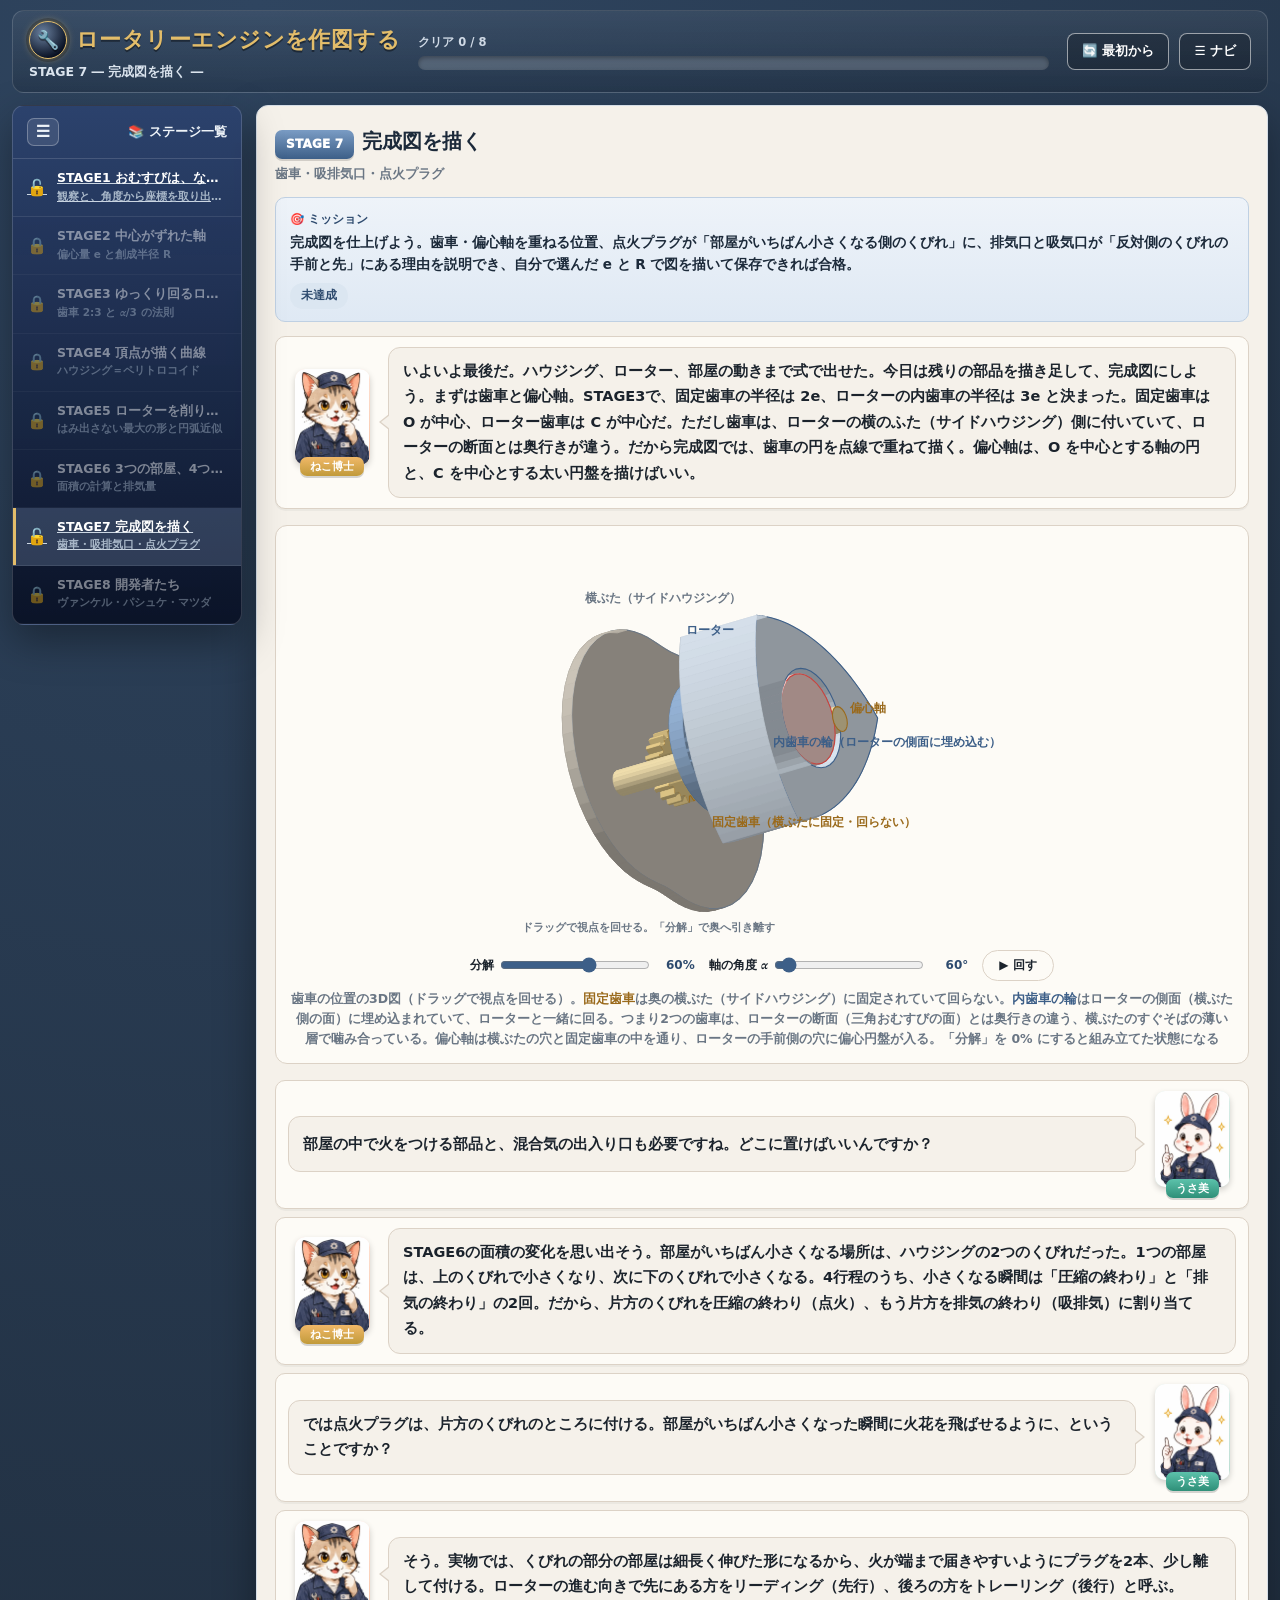
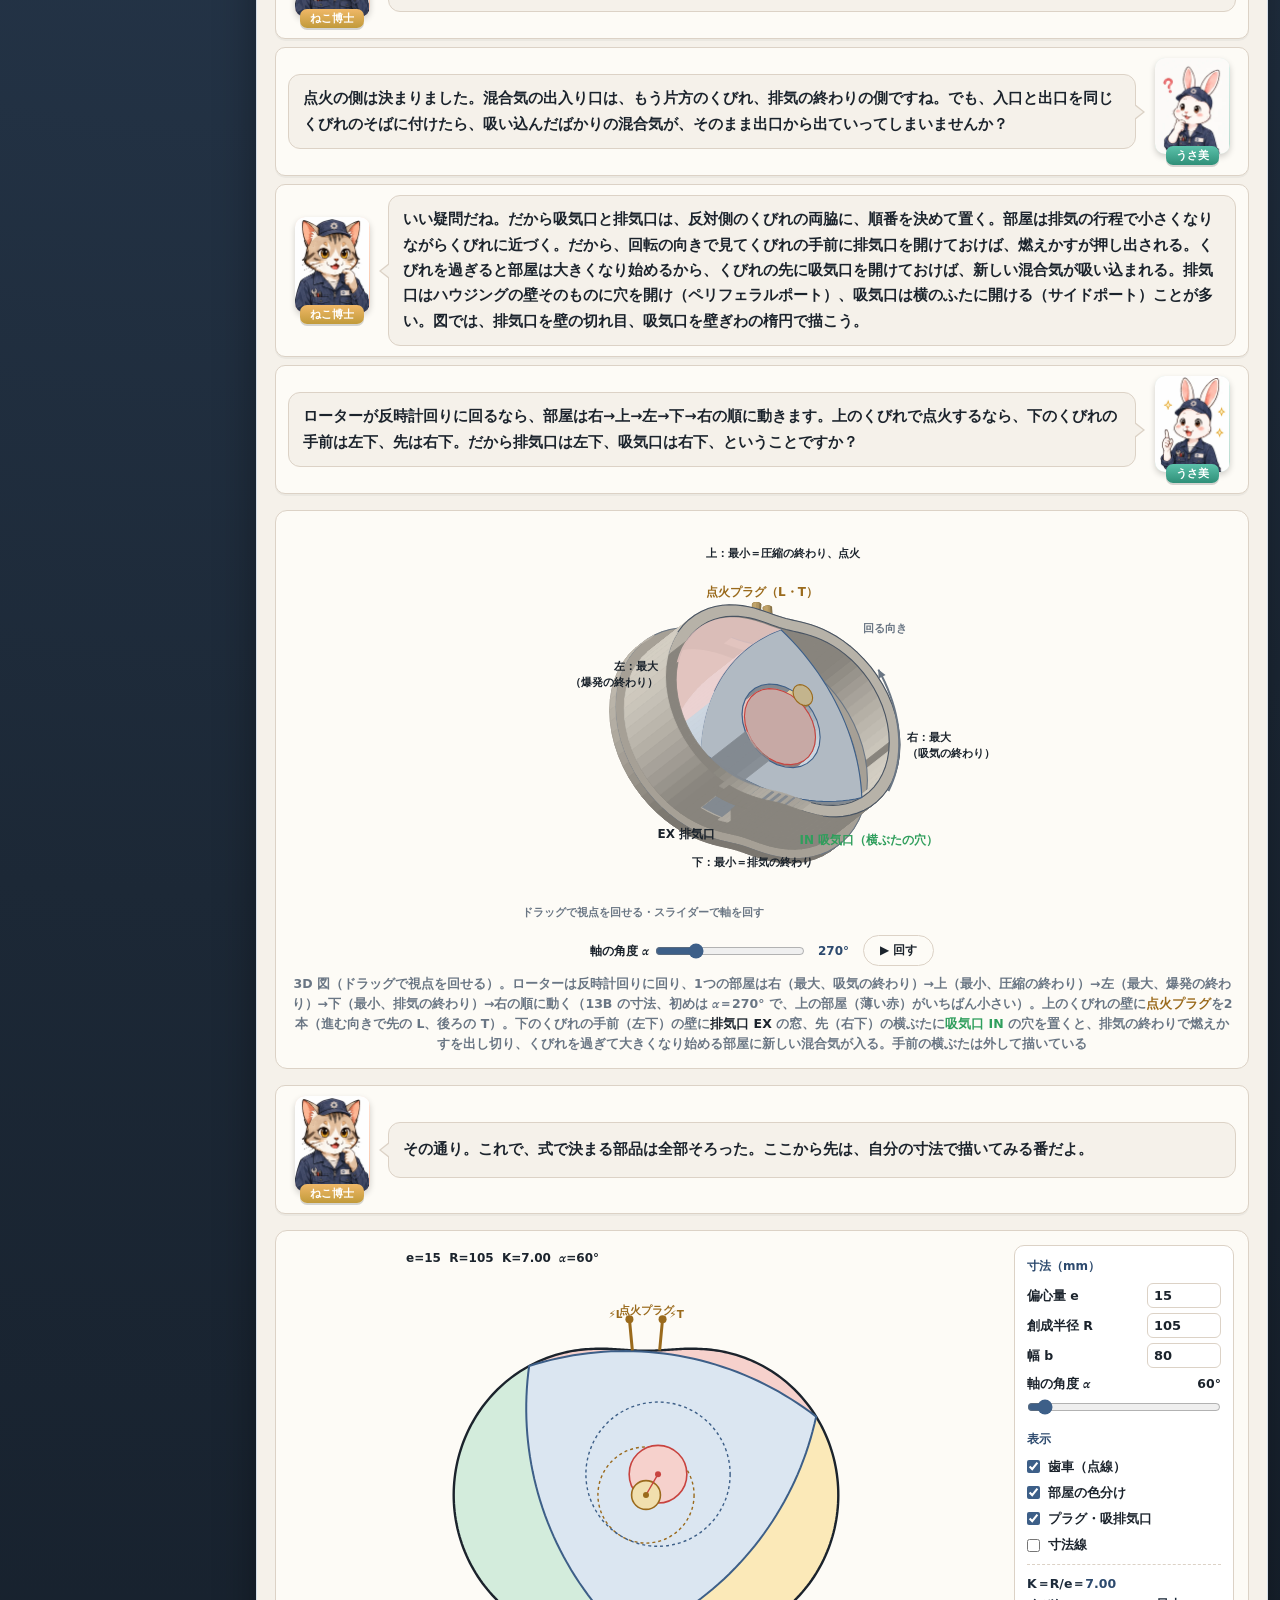
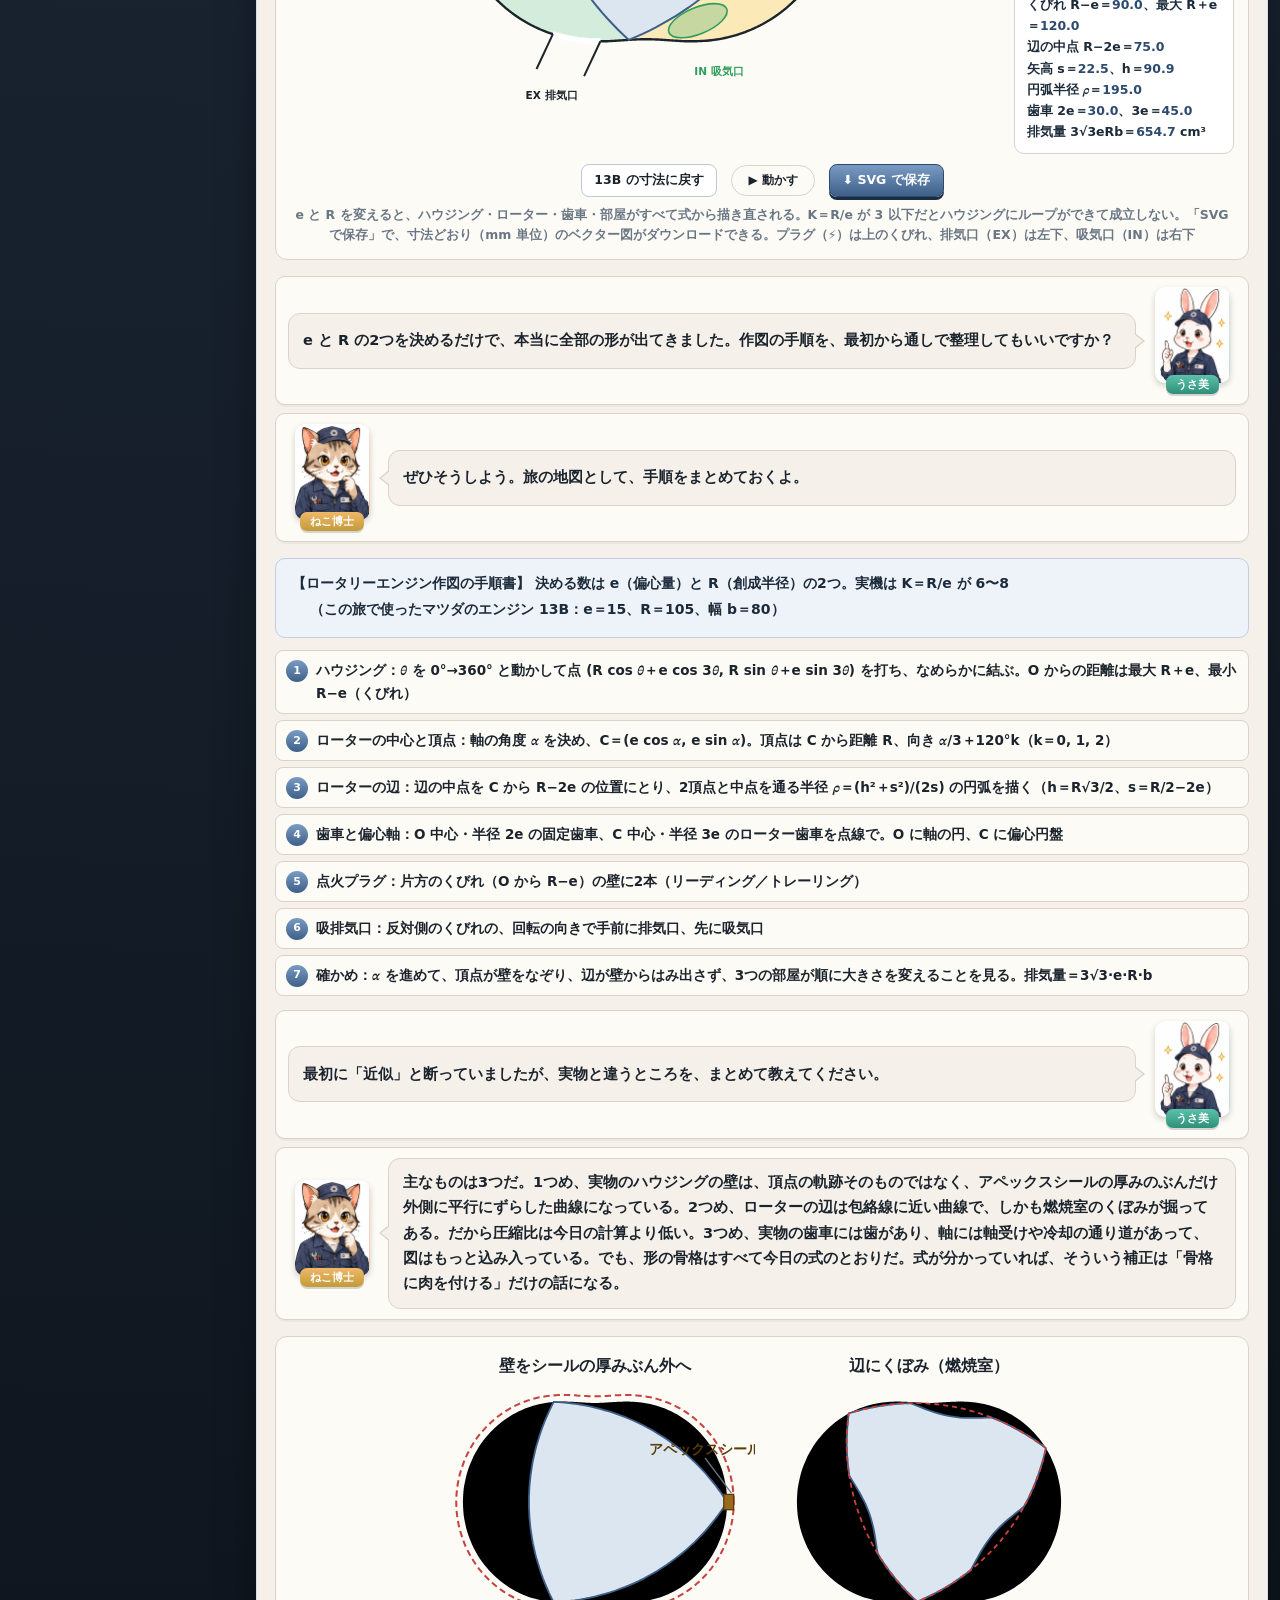
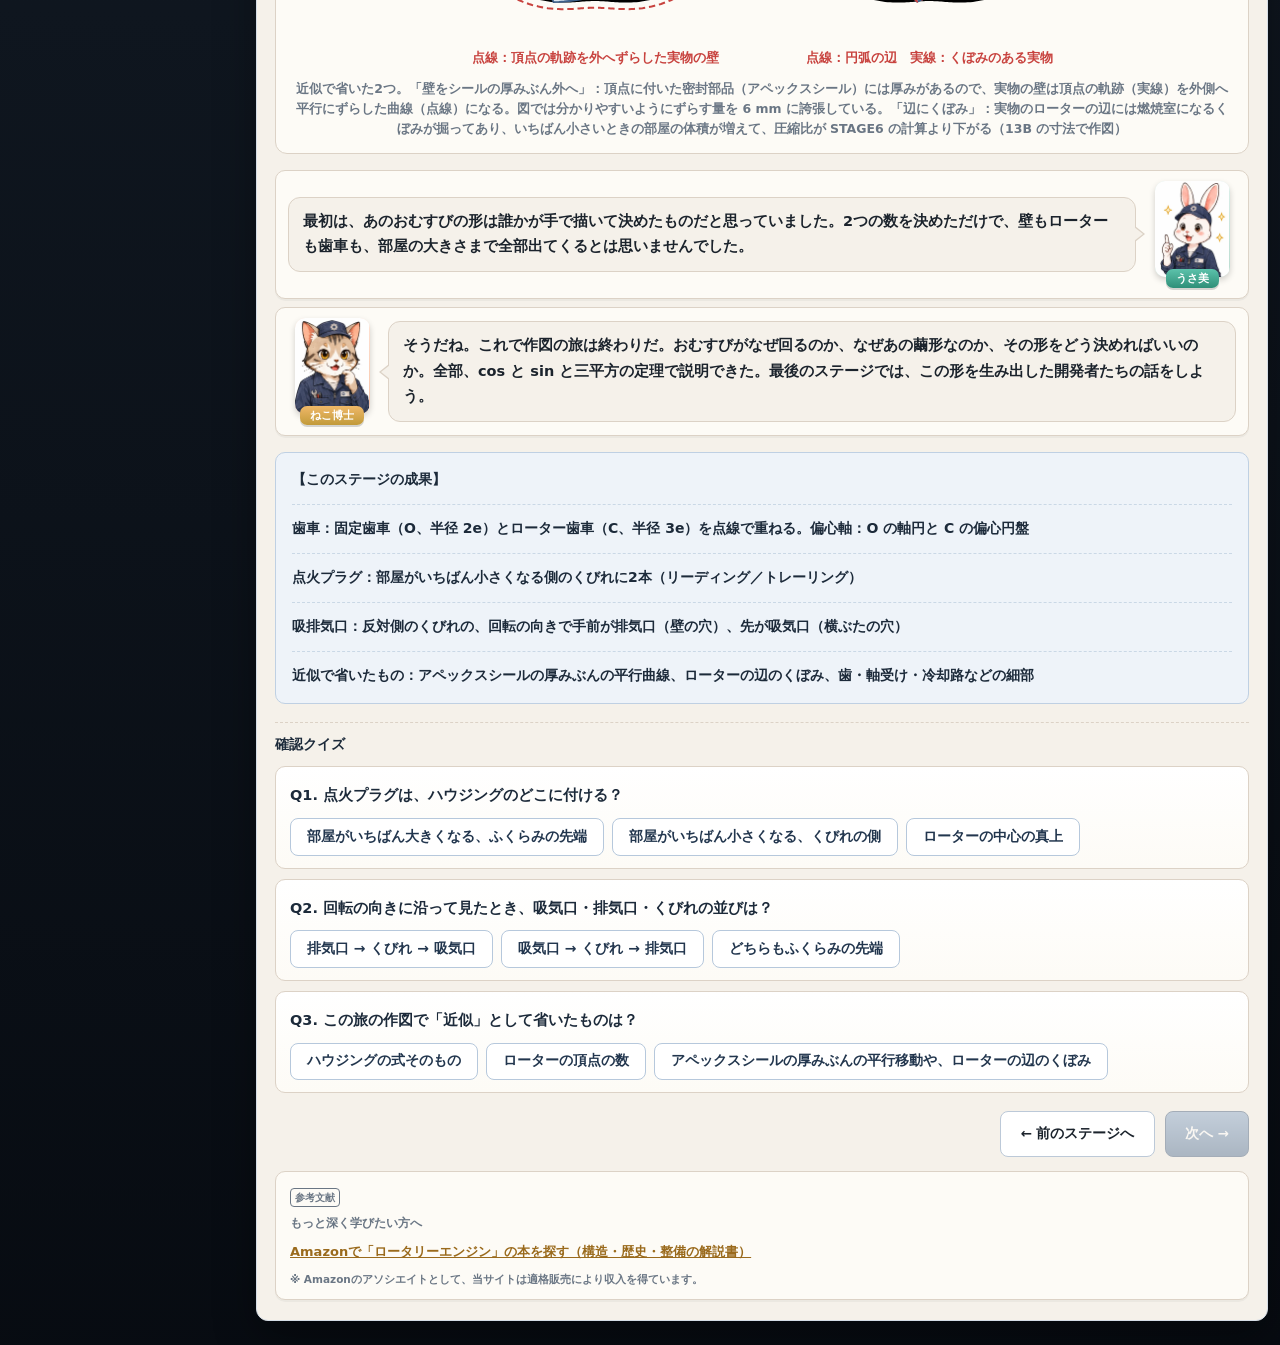
<file: stage7.html>
<!DOCTYPE html>
<html lang="ja">
<head>
<meta charset="UTF-8">
<meta name="viewport" content="width=device-width, initial-scale=1.0">
<meta name="theme-color" content="#1c2836">
<!-- Google tag (gtag.js) -->
<script async src="https://www.googletagmanager.com/gtag/js?id=G-9RTQCP2HXM"></script>
<script>
  window.dataLayer = window.dataLayer || [];
  function gtag(){dataLayer.push(arguments);}
  gtag('js', new Date());
  gtag('config', 'G-9RTQCP2HXM');
</script>
<title>STAGE7 完成図を描く（作図ツール・SVG保存） ― ロータリーエンジンを作図する</title>
<meta name="description" content="ロータリーエンジンの完成図を自分の寸法で作図。歯車・偏心軸・点火プラグ・吸気口・排気口の位置を決め、e と R を入れるだけで描ける作図ツールで SVG 保存もできる。">
<link rel="canonical" href="https://rotary-engine.habatakijuku.com/stage7">
<meta property="og:type" content="article">
<meta property="og:site_name" content="ロータリーエンジンを作図する">
<meta property="og:locale" content="ja_JP">
<meta property="og:title" content="STAGE7 完成図を描く（作図ツール・SVG保存） ― ロータリーエンジンを作図する">
<meta property="og:description" content="e と R を決めるだけで、ハウジング・ローター・歯車・点火プラグ・吸排気口まで、ロータリーエンジンの完成図が式から出てくる。SVG で保存できる。">
<meta property="og:url" content="https://rotary-engine.habatakijuku.com/stage7">
<meta property="og:image" content="https://rotary-engine.habatakijuku.com/images/ogp.png">
<meta property="og:image:width" content="1200">
<meta property="og:image:height" content="630">
<meta property="og:image:alt" content="ロータリーエンジンを作図する：繭形のハウジングと三角おむすび形のローター、ハウジングの式 x＝R cos θ＋e cos 3θ">
<meta name="twitter:card" content="summary_large_image">
<link rel="icon" type="image/png" href="images/favicon.png">
<link rel="apple-touch-icon" href="images/apple-touch-icon.png">
<script type="application/ld+json">
{
  "@context": "https://schema.org",
  "@graph": [
    {
      "@type": "LearningResource",
      "name": "STAGE7 完成図を描く",
      "description": "ロータリーエンジンの完成図を自分の寸法で作図。歯車・偏心軸・点火プラグ・吸気口・排気口の位置を決め、e と R を入れるだけで描ける作図ツールで SVG 保存もできる。",
      "url": "https://rotary-engine.habatakijuku.com/stage7",
      "inLanguage": "ja",
      "learningResourceType": "learning activity",
      "educationalLevel": "中学生以上",
      "isAccessibleForFree": true,
      "position": 7,
      "isPartOf": {
        "@type": "LearningResource",
        "name": "ロータリーエンジンを作図する",
        "url": "https://rotary-engine.habatakijuku.com/"
      },
      "author": {
        "@type": "Person",
        "name": "ruglerugle"
      }
    },
    {
      "@type": "BreadcrumbList",
      "itemListElement": [
        {
          "@type": "ListItem",
          "position": 1,
          "name": "ロータリーエンジンを作図する",
          "item": "https://rotary-engine.habatakijuku.com/"
        },
        {
          "@type": "ListItem",
          "position": 2,
          "name": "STAGE7 完成図を描く",
          "item": "https://rotary-engine.habatakijuku.com/stage7"
        }
      ]
    }
  ]
}
</script>
<link rel="stylesheet" href="design-system.css?v=20261003c">
<style>
  .pair-wrap{display:flex;flex-wrap:wrap;justify-content:center;align-items:flex-start;gap:6px 14px}
  .diagram-box .pair-wrap svg{flex:1 1 230px;width:100%;max-width:320px;height:auto}
  #ports3d,#gear3d{display:block;width:100%;height:auto;touch-action:none;cursor:move}
  .apx .ttl{fill:#1b232c;font-size:12.5px;font-weight:900}
  .apx .rt{fill:#dbe6f1;stroke:#3d5f88;stroke-width:1.4}
  .apx .off{fill:none;stroke:#c8433f;stroke-width:1.6;stroke-dasharray:5 3}
  .apx .ideal{fill:none;stroke:#c8433f;stroke-width:1.4;stroke-dasharray:4 3}
  .apx .seal{fill:#9a6a1c;stroke:#5a3c08;stroke-width:1}
  .apx .ld{stroke:#6a7684;stroke-width:1}
  .apx .lb{fill:#5a3c08;font-size:11px;font-weight:900}
  .apx .lOff{fill:#c8433f;font-size:10.5px;font-weight:800}
  .sim-controls{display:flex;align-items:center;gap:8px 14px;flex-wrap:wrap;justify-content:center;margin-top:10px}
  .sim-controls .btn{font-size:12.5px;padding:.45rem .8rem}
  .sim-controls .btn[aria-pressed="true"]{background:linear-gradient(#7a9cc4,#3d5f88);border-color:#2d4a6e;color:#fff}
  .sim-controls .btn:disabled{opacity:.35}
  .sim-controls .grp-label{font-size:11.5px;font-weight:800;color:var(--muted);white-space:nowrap}
  .sim-controls label{display:inline-flex;align-items:center;gap:6px;font-size:12px;font-weight:800;color:var(--ink)}
  .sim-controls input[type=range]{width:150px;accent-color:#3d5f88}
  .sim-controls input[type=number]{width:70px;padding:4px 6px;border:1px solid var(--line);border-radius:6px;font-size:13px;font-weight:800;color:var(--ink);background:#fff}
  .sim-controls output{font-variant-numeric:tabular-nums;min-width:3.2em;text-align:right;color:#2d4a6e}
  .sim-play{padding:6px 16px;border:1px solid var(--line);border-radius:999px;background:var(--paper2);color:var(--ink);font-size:12px;font-weight:800;cursor:pointer}
  .sim-play:hover{background:#fff}
  .cv-wrap{width:100%;max-width:500px;margin-left:auto;margin-right:auto}
  .cv-wrap.two{max-width:760px}
  .cv-wrap canvas{display:block;width:100%;height:auto;border-radius:8px}
  .readout{display:flex;flex-wrap:wrap;gap:6px 16px;justify-content:center;margin-top:8px;font-size:12.5px;font-weight:800;color:#2d4a6e;font-variant-numeric:tabular-nums}
  .readout span b{color:var(--ink)}
  .note-box{background:#fffbe8;border:1px solid #e3d48f;border-radius:10px;padding:12px 14px;margin:12px 0;font-size:13.5px;line-height:1.75;color:#3a3210;font-weight:700}
  .note-box .nb-title{display:block;font-weight:950;margin-bottom:4px;color:#7a5a08}
  .kw{color:#2d4a6e}
  .qlink{color:var(--gold-dark);text-decoration:underline}

  .tool-grid{display:grid;grid-template-columns:minmax(0,1fr) 220px;gap:12px;align-items:start}
  @media(max-width:700px){.tool-grid{grid-template-columns:1fr}}
  .tool-panel{background:#fff;border:1px solid var(--line);border-radius:10px;padding:10px 12px;text-align:left;font-size:12.5px;font-weight:800}
  .tool-panel h3{font-size:12px;color:#2d4a6e;margin:0 0 6px}
  .tool-panel label{display:flex;justify-content:space-between;align-items:center;gap:8px;margin:5px 0}
  .tool-panel input[type=number]{width:74px;padding:4px 6px;border:1px solid var(--line);border-radius:6px;font-size:13px;font-weight:800;color:var(--ink)}
  .tool-panel input[type=range]{width:100%;accent-color:#3d5f88}
  .tool-panel .chk{justify-content:flex-start}
  .tool-panel .chk input{accent-color:#3d5f88}
  .tool-calc{margin-top:8px;padding-top:8px;border-top:1px dashed var(--line);font-variant-numeric:tabular-nums;line-height:1.7;color:#1c2a3a}
  .tool-calc b{color:#2d4a6e}
  .tool-warn{color:var(--ng);font-weight:900}
  .recipe{counter-reset:step;list-style:none;padding:0;margin:8px 0 0}
  .recipe li{position:relative;padding:8px 10px 8px 40px;border:1px solid var(--line);background:var(--paper2);border-radius:8px;margin-bottom:6px;font-size:13.5px;line-height:1.7;font-weight:700}
  .recipe li::before{counter-increment:step;content:counter(step);position:absolute;left:10px;top:9px;width:22px;height:22px;border-radius:50%;background:linear-gradient(#7a9cc4,#3d5f88);color:#fff;font-size:11px;font-weight:900;display:flex;align-items:center;justify-content:center}
  </style>
</head>
<body>
<div class="app-shell side-collapsed" id="app-shell">
  <header class="game-header">
    <div class="brand">
      <div class="brand-title"><a class="head-reset home-badge" href="index.html" title="トップへ" aria-label="トップへ">🔧</a> <span>ロータリーエンジンを作図する</span></div>
      <div class="brand-sub">STAGE 7 ― 完成図を描く ―</div>
    </div>
    <div class="head-progress-wrap">
      <div class="head-progress-label" id="progress-label">クリア 0 / 8</div>
      <div class="head-progress" role="progressbar" aria-label="クリア済みステージ数" aria-valuemin="0" aria-valuemax="8" aria-valuenow="0"><div class="head-progress-fill" id="progress-fill" style="width:0%"></div></div>
    </div>
    <div class="header-actions">
      <button class="head-reset" id="btn-reset-all">🔄 最初から</button>
      <button class="head-reset" id="head-nav-toggle" title="ステージ一覧の表示切替">☰ ナビ</button>
    </div>
  </header>
  <div class="game-layout">
    <div class="side-backdrop" id="side-backdrop"></div>
    <aside class="side-panel">
      <div class="side-head">
        <button class="side-toggle" id="sidebar-toggle" title="ステージ一覧の表示切替" aria-label="ステージ一覧の表示切替">☰</button>
        <span class="side-head-text">📚 ステージ一覧</span>
      </div>
      <div class="side-list" id="side-list"></div>
    </aside>
    <main class="main-area">
      <div class="chapter-head">
        <span class="chapter-badge">STAGE 7</span><h1 class="chapter-title">完成図を描く</h1>
        <div class="chapter-sub">歯車・吸排気口・点火プラグ</div>
      </div>
      <div class="mission-box">
        <div class="mission-label">🎯 ミッション</div>
        <div class="mission-text">完成図を仕上げよう。歯車・偏心軸を重ねる位置、点火プラグが「部屋がいちばん小さくなる側のくびれ」に、排気口と吸気口が「反対側のくびれの手前と先」にある理由を説明でき、自分で選んだ e と R で図を描いて保存できれば合格。</div>
        <span class="mission-status" id="mission-status">未達成</span>
      </div>

      <div class="dialogue-scene">
        <div class="dialog-row">
          <div class="dialog-character">
            <div class="dialog-avatar mentor"><img src="images/cat.webp" width="300" height="386" alt=""></div>
            <div class="dialog-name mentor">ねこ博士</div>
          </div>
          <div class="dialog-bubble">いよいよ最後だ。ハウジング、ローター、部屋の動きまで式で出せた。今日は残りの部品を描き足して、完成図にしよう。まずは<strong>歯車と偏心軸</strong>。STAGE3で、固定歯車の半径は 2e、ローターの内歯車の半径は 3e と決まった。固定歯車は O が中心、ローター歯車は C が中心だ。ただし歯車は、ローターの横のふた（サイドハウジング）側に付いていて、ローターの断面とは奥行きが違う。だから完成図では、歯車の円を<strong>点線で重ねて</strong>描く。偏心軸は、O を中心とする軸の円と、C を中心とする太い円盤を描けばいい。</div>
        </div>
      </div>

      <div class="diagram-box">
        <div class="cv-wrap"><canvas id="gear3d" role="img" aria-label="歯車の位置の3D図。奥の横ぶた（サイドハウジング）に固定歯車が付き、ローターの側面には内歯車の輪が埋め込まれている。偏心軸は横ぶたの穴と固定歯車の中を通り、ローターの手前側の穴に偏心円盤が入る。分解のスライダーで横ぶたと内歯車の輪を奥へ引き離せる。ドラッグで視点を回せる"></canvas></div>
        <div class="sim-controls">
          <label>分解 <input type="range" id="g3-ex" min="0" max="100" value="60" step="1"> <output id="g3-exv">60%</output></label>
          <label>軸の角度 α <input type="range" id="g3-al" min="0" max="1080" value="60" step="1"> <output id="g3-alv">60°</output></label>
          <button class="sim-play" id="g3-play" type="button" aria-pressed="false">▶ 回す</button>
        </div>
        <div class="diagram-caption">歯車の位置の3D図（ドラッグで視点を回せる）。<strong style="color:#9a6a1c">固定歯車</strong>は奥の<strong style="color:#6a7684">横ぶた（サイドハウジング）</strong>に固定されていて回らない。<strong style="color:#3d5f88">内歯車の輪</strong>はローターの側面（横ぶた側の面）に埋め込まれていて、ローターと一緒に回る。つまり2つの歯車は、ローターの断面（三角おむすびの面）とは奥行きの違う、横ぶたのすぐそばの薄い層で噛み合っている。偏心軸は横ぶたの穴と固定歯車の中を通り、ローターの手前側の穴に偏心円盤が入る。「分解」を 0% にすると組み立てた状態になる</div>
      </div>

      <div class="dialogue-scene">
        <div class="dialog-row right">
          <div class="dialog-character">
            <div class="dialog-avatar student"><img src="images/rabbit.webp" width="300" height="386" alt=""></div>
            <div class="dialog-name student">うさ美</div>
          </div>
          <div class="dialog-bubble">部屋の中で火をつける部品と、混合気の出入り口も必要ですね。どこに置けばいいんですか？</div>
        </div>
        <div class="dialog-row">
          <div class="dialog-character">
            <div class="dialog-avatar mentor"><img src="images/cat.webp" width="300" height="386" alt="" loading="lazy" decoding="async"></div>
            <div class="dialog-name mentor">ねこ博士</div>
          </div>
          <div class="dialog-bubble">STAGE6の面積の変化を思い出そう。部屋がいちばん小さくなる場所は、ハウジングの2つの<strong>くびれ</strong>だった。1つの部屋は、上のくびれで小さくなり、次に下のくびれで小さくなる。4行程のうち、小さくなる瞬間は「圧縮の終わり」と「排気の終わり」の2回。だから、<strong>片方のくびれを圧縮の終わり（点火）、もう片方を排気の終わり（吸排気）</strong>に割り当てる。</div>
        </div>
        <div class="dialog-row right">
          <div class="dialog-character">
            <div class="dialog-avatar student"><img src="images/rabbit.webp" width="300" height="386" alt="" loading="lazy" decoding="async"></div>
            <div class="dialog-name student">うさ美</div>
          </div>
          <div class="dialog-bubble">では点火プラグは、片方のくびれのところに付ける。部屋がいちばん小さくなった瞬間に火花を飛ばせるように、ということですか？</div>
        </div>
        <div class="dialog-row">
          <div class="dialog-character">
            <div class="dialog-avatar mentor"><img src="images/cat.webp" width="300" height="386" alt="" loading="lazy" decoding="async"></div>
            <div class="dialog-name mentor">ねこ博士</div>
          </div>
          <div class="dialog-bubble">そう。実物では、くびれの部分の部屋は細長く伸びた形になるから、火が端まで届きやすいように<strong>プラグを2本</strong>、少し離して付ける。ローターの進む向きで先にある方を<strong>リーディング</strong>（先行）、後ろの方を<strong>トレーリング</strong>（後行）と呼ぶ。</div>
        </div>
        <div class="dialog-row right">
          <div class="dialog-character">
            <div class="dialog-avatar student"><img src="images/rabbitThink.webp" width="300" height="386" alt="" loading="lazy" decoding="async"></div>
            <div class="dialog-name student">うさ美</div>
          </div>
          <div class="dialog-bubble">点火の側は決まりました。混合気の出入り口は、もう片方のくびれ、排気の終わりの側ですね。でも、入口と出口を同じくびれのそばに付けたら、吸い込んだばかりの混合気が、そのまま出口から出ていってしまいませんか？</div>
        </div>
        <div class="dialog-row">
          <div class="dialog-character">
            <div class="dialog-avatar mentor"><img src="images/cat.webp" width="300" height="386" alt="" loading="lazy" decoding="async"></div>
            <div class="dialog-name mentor">ねこ博士</div>
          </div>
          <div class="dialog-bubble">いい疑問だね。だから吸気口と排気口は、反対側のくびれの両脇に、<strong>順番を決めて</strong>置く。部屋は排気の行程で小さくなりながらくびれに近づく。だから、回転の向きで見て<strong>くびれの手前に排気口</strong>を開けておけば、燃えかすが押し出される。くびれを過ぎると部屋は大きくなり始めるから、<strong>くびれの先に吸気口</strong>を開けておけば、新しい混合気が吸い込まれる。排気口はハウジングの壁そのものに穴を開け（ペリフェラルポート）、吸気口は横のふたに開ける（サイドポート）ことが多い。図では、排気口を壁の切れ目、吸気口を壁ぎわの楕円で描こう。</div>
        </div>
        <div class="dialog-row right">
          <div class="dialog-character">
            <div class="dialog-avatar student"><img src="images/rabbit.webp" width="300" height="386" alt="" loading="lazy" decoding="async"></div>
            <div class="dialog-name student">うさ美</div>
          </div>
          <div class="dialog-bubble">ローターが反時計回りに回るなら、部屋は右→上→左→下→右の順に動きます。上のくびれで点火するなら、下のくびれの手前は左下、先は右下。だから<strong>排気口は左下、吸気口は右下</strong>、ということですか？</div>
        </div>
      </div>

      <div class="diagram-box">
        <div class="cv-wrap"><canvas id="ports3d" role="img" aria-label="点火プラグと吸排気口の配置の3D図。厚みのある繭形のハウジングの上のくびれに点火プラグが2本、左下の壁に排気口の窓があり、奥の横ぶた（サイドハウジング）の右下に吸気口の穴がある。中にローターと偏心軸。ローターは反時計回りに回り、1つの部屋は右（最大、吸気の終わり）、上（最小、圧縮の終わり、点火）、左（最大、爆発の終わり）、下（最小、排気の終わり）の順に動く。ドラッグで視点を回せる"></canvas></div>
        <div class="sim-controls">
          <label>軸の角度 α <input type="range" id="p3-al" min="0" max="1080" value="270" step="1"> <output id="p3-alv">270°</output></label>
          <button class="sim-play" id="p3-play" type="button" aria-pressed="false">▶ 回す</button>
        </div>
        <div class="diagram-caption">3D 図（ドラッグで視点を回せる）。ローターは反時計回りに回り、1つの部屋は右（最大、吸気の終わり）→上（最小、圧縮の終わり）→左（最大、爆発の終わり）→下（最小、排気の終わり）→右の順に動く（13B の寸法、初めは α＝270° で、上の部屋（薄い赤）がいちばん小さい）。上のくびれの壁に<strong style="color:#9a6a1c">点火プラグ</strong>を2本（進む向きで先の L、後ろの T）。下のくびれの手前（左下）の壁に<strong style="color:#1b232c">排気口 EX</strong> の窓、先（右下）の横ぶたに<strong style="color:#2f9e5c">吸気口 IN</strong> の穴を置くと、排気の終わりで燃えかすを出し切り、くびれを過ぎて大きくなり始める部屋に新しい混合気が入る。手前の横ぶたは外して描いている</div>
      </div>

      <div class="dialogue-scene">
        <div class="dialog-row">
          <div class="dialog-character">
            <div class="dialog-avatar mentor"><img src="images/cat.webp" width="300" height="386" alt="" loading="lazy" decoding="async"></div>
            <div class="dialog-name mentor">ねこ博士</div>
          </div>
          <div class="dialog-bubble">その通り。これで、式で決まる部品は全部そろった。ここから先は、自分の寸法で描いてみる番だよ。</div>
        </div>
      </div>

      <div class="diagram-box">
        <div class="tool-grid">
          <div class="cv-wrap"><canvas id="cv7" role="img" aria-label="自分で選んだ偏心量 e と創成半径 R で描いたロータリーエンジンの完成図。ハウジング、ローター、歯車、偏心軸、点火プラグ、吸気口、排気口が描かれ、再生すると回転する"></canvas></div>
          <div class="tool-panel">
            <h3>寸法（mm）</h3>
            <label>偏心量 e <input type="number" id="e7" min="1" max="60" value="15" step="0.5"></label>
            <label>創成半径 R <input type="number" id="r7" min="5" max="400" value="105" step="0.5"></label>
            <label>幅 b <input type="number" id="b7" min="1" max="400" value="80" step="1"></label>
            <label>軸の角度 α <output id="al7o">60°</output></label>
            <input type="range" id="al7" min="0" max="1080" value="60" step="1" aria-label="軸の角度 α">
            <h3 style="margin-top:8px">表示</h3>
            <label class="chk"><input type="checkbox" id="c7gear" checked> 歯車（点線）</label>
            <label class="chk"><input type="checkbox" id="c7ch" checked> 部屋の色分け</label>
            <label class="chk"><input type="checkbox" id="c7port" checked> プラグ・吸排気口</label>
            <label class="chk"><input type="checkbox" id="c7dim"> 寸法線</label>
            <div class="tool-calc" id="calc7"></div>
          </div>
        </div>
        <div class="sim-controls">
          <button class="btn" type="button" id="preset13b">13B の寸法に戻す</button>
          <button class="sim-play" id="play7" type="button" aria-pressed="false">▶ 動かす</button>
          <button class="btn btn-primary" type="button" id="dl7">⬇ SVG で保存</button>
        </div>
        <div class="diagram-caption">e と R を変えると、ハウジング・ローター・歯車・部屋がすべて式から描き直される。K＝R/e が 3 以下だとハウジングにループができて成立しない。「SVG で保存」で、寸法どおり（mm 単位）のベクター図がダウンロードできる。プラグ（⚡）は上のくびれ、排気口（EX）は左下、吸気口（IN）は右下</div>
      </div>

      <div class="dialogue-scene">
        <div class="dialog-row right">
          <div class="dialog-character">
            <div class="dialog-avatar student"><img src="images/rabbit.webp" width="300" height="386" alt="" loading="lazy" decoding="async"></div>
            <div class="dialog-name student">うさ美</div>
          </div>
          <div class="dialog-bubble">e と R の2つを決めるだけで、本当に全部の形が出てきました。作図の手順を、最初から通しで整理してもいいですか？</div>
        </div>
        <div class="dialog-row">
          <div class="dialog-character">
            <div class="dialog-avatar mentor"><img src="images/cat.webp" width="300" height="386" alt="" loading="lazy" decoding="async"></div>
            <div class="dialog-name mentor">ねこ博士</div>
          </div>
          <div class="dialog-bubble">ぜひそうしよう。旅の地図として、手順をまとめておくよ。</div>
        </div>
      </div>

      <div class="formula-box" style="padding-top:12px">
        <span class="step"><strong>【ロータリーエンジン作図の手順書】</strong> 決める数は e（偏心量）と R（創成半径）の2つ。実機は K＝R/e が 6〜8（この旅で使ったマツダのエンジン 13B：e＝15、R＝105、幅 b＝80）</span>
      </div>
      <ol class="recipe">
        <li><strong>ハウジング</strong>：θ を 0°→360° と動かして点 (R cos θ＋e cos 3θ, R sin θ＋e sin 3θ) を打ち、なめらかに結ぶ。O からの距離は最大 R＋e、最小 R−e（くびれ）</li>
        <li><strong>ローターの中心と頂点</strong>：軸の角度 α を決め、C＝(e cos α, e sin α)。頂点は C から距離 R、向き α/3＋120°k（k＝0, 1, 2）</li>
        <li><strong>ローターの辺</strong>：辺の中点を C から R−2e の位置にとり、2頂点と中点を通る半径 ρ＝(h²＋s²)/(2s) の円弧を描く（h＝R√3/2、s＝R/2−2e）</li>
        <li><strong>歯車と偏心軸</strong>：O 中心・半径 2e の固定歯車、C 中心・半径 3e のローター歯車を点線で。O に軸の円、C に偏心円盤</li>
        <li><strong>点火プラグ</strong>：片方のくびれ（O から R−e）の壁に2本（リーディング／トレーリング）</li>
        <li><strong>吸排気口</strong>：反対側のくびれの、回転の向きで手前に排気口、先に吸気口</li>
        <li><strong>確かめ</strong>：α を進めて、頂点が壁をなぞり、辺が壁からはみ出さず、3つの部屋が順に大きさを変えることを見る。排気量＝3√3·e·R·b</li>
      </ol>

      <div class="dialogue-scene">
        <div class="dialog-row right">
          <div class="dialog-character">
            <div class="dialog-avatar student"><img src="images/rabbit.webp" width="300" height="386" alt="" loading="lazy" decoding="async"></div>
            <div class="dialog-name student">うさ美</div>
          </div>
          <div class="dialog-bubble">最初に「近似」と断っていましたが、実物と違うところを、まとめて教えてください。</div>
        </div>
        <div class="dialog-row">
          <div class="dialog-character">
            <div class="dialog-avatar mentor"><img src="images/cat.webp" width="300" height="386" alt="" loading="lazy" decoding="async"></div>
            <div class="dialog-name mentor">ねこ博士</div>
          </div>
          <div class="dialog-bubble">主なものは3つだ。1つめ、実物のハウジングの壁は、頂点の軌跡そのものではなく、アペックスシールの厚みのぶんだけ<strong>外側に平行にずらした曲線</strong>になっている。2つめ、ローターの辺は包絡線に近い曲線で、しかも<strong>燃焼室のくぼみ</strong>が掘ってある。だから圧縮比は今日の計算より低い。3つめ、実物の歯車には歯があり、軸には軸受けや冷却の通り道があって、図はもっと込み入っている。でも、<strong>形の骨格はすべて今日の式のとおり</strong>だ。式が分かっていれば、そういう補正は「骨格に肉を付ける」だけの話になる。</div>
        </div>
      </div>

      <div class="diagram-box">
        <div class="pair-wrap">
          <svg class="apx" viewBox="0 0 250 250" role="img" aria-label="実物のハウジングの壁は、頂点の軌跡をアペックスシールの厚みのぶん外側へ平行にずらした曲線。図では6ミリに誇張して点線で描いている">
          <text class="ttl" x="125" y="16" text-anchor="middle">壁をシールの厚みぶん外へ</text>
          <polygon class="hs" points="228.2,118.0 228.1,114.6 227.9,111.3 227.6,107.9 227.1,104.6 226.4,101.3 225.7,98.0 224.8,94.8 223.8,91.6 222.6,88.5 221.3,85.5 220.0,82.5 218.5,79.7 216.9,76.9 215.2,74.1 213.4,71.5 211.5,69.0 209.5,66.6 207.5,64.3 205.4,62.1 203.2,60.0 201.0,58.0 198.7,56.1 196.4,54.3 194.1,52.7 191.7,51.1 189.3,49.7 186.9,48.4 184.5,47.1 182.1,46.0 179.7,45.0 177.3,44.1 175.0,43.3 172.6,42.6 170.3,42.0 168.1,41.4 165.8,41.0 163.6,40.6 161.4,40.3 159.3,40.0 157.3,39.8 155.2,39.7 153.3,39.6 151.3,39.5 149.5,39.5 147.6,39.5 145.9,39.6 144.1,39.6 142.5,39.7 140.8,39.8 139.2,39.9 137.7,40.0 136.2,40.1 134.7,40.2 133.3,40.3 131.8,40.4 130.5,40.5 129.1,40.5 127.7,40.6 126.4,40.6 125.0,40.6 123.6,40.6 122.3,40.6 120.9,40.5 119.5,40.5 118.2,40.4 116.7,40.3 115.3,40.2 113.8,40.1 112.3,40.0 110.8,39.9 109.2,39.8 107.5,39.7 105.9,39.6 104.1,39.6 102.4,39.5 100.5,39.5 98.7,39.5 96.7,39.6 94.8,39.7 92.8,39.8 90.7,40.0 88.6,40.3 86.4,40.6 84.2,41.0 81.9,41.4 79.7,42.0 77.4,42.6 75.0,43.3 72.7,44.1 70.3,45.0 67.9,46.0 65.5,47.1 63.1,48.4 60.7,49.7 58.3,51.1 55.9,52.7 53.6,54.3 51.3,56.1 49.0,58.0 46.8,60.0 44.6,62.1 42.5,64.3 40.5,66.6 38.5,69.0 36.6,71.5 34.8,74.1 33.1,76.9 31.5,79.7 30.0,82.5 28.7,85.5 27.4,88.5 26.2,91.6 25.2,94.8 24.3,98.0 23.6,101.3 22.9,104.6 22.4,107.9 22.1,111.3 21.9,114.6 21.8,118.0 21.9,121.4 22.1,124.7 22.4,128.1 22.9,131.4 23.6,134.7 24.3,138.0 25.2,141.2 26.2,144.4 27.4,147.5 28.7,150.5 30.0,153.5 31.5,156.3 33.1,159.1 34.8,161.9 36.6,164.5 38.5,167.0 40.5,169.4 42.5,171.7 44.6,173.9 46.8,176.0 49.0,178.0 51.3,179.9 53.6,181.7 55.9,183.3 58.3,184.9 60.7,186.3 63.1,187.6 65.5,188.9 67.9,190.0 70.3,191.0 72.7,191.9 75.0,192.7 77.4,193.4 79.7,194.0 81.9,194.6 84.2,195.0 86.4,195.4 88.6,195.7 90.7,196.0 92.7,196.2 94.8,196.3 96.7,196.4 98.7,196.5 100.5,196.5 102.4,196.5 104.1,196.4 105.9,196.4 107.5,196.3 109.2,196.2 110.8,196.1 112.3,196.0 113.8,195.9 115.3,195.8 116.7,195.7 118.2,195.6 119.5,195.5 120.9,195.5 122.3,195.4 123.6,195.4 125.0,195.4 126.4,195.4 127.7,195.4 129.1,195.5 130.5,195.5 131.8,195.6 133.3,195.7 134.7,195.8 136.2,195.9 137.7,196.0 139.2,196.1 140.8,196.2 142.5,196.3 144.1,196.4 145.9,196.4 147.6,196.5 149.5,196.5 151.3,196.5 153.3,196.4 155.2,196.3 157.3,196.2 159.3,196.0 161.4,195.7 163.6,195.4 165.8,195.0 168.1,194.6 170.3,194.0 172.6,193.4 175.0,192.7 177.3,191.9 179.7,191.0 182.1,190.0 184.5,188.9 186.9,187.6 189.3,186.3 191.7,184.9 194.1,183.3 196.4,181.7 198.7,179.9 201.0,178.0 203.2,176.0 205.4,173.9 207.5,171.7 209.5,169.4 211.5,167.0 213.4,164.5 215.2,161.9 216.9,159.1 218.5,156.3 220.0,153.5 221.3,150.5 222.6,147.5 223.8,144.4 224.8,141.2 225.7,138.0 226.4,134.7 227.1,131.4 227.6,128.1 227.9,124.7 228.1,121.4"></polygon>
          <polygon class="off" points="233.4,118.0 233.3,114.4 233.1,110.8 232.7,107.3 232.2,103.7 231.5,100.2 230.7,96.7 229.7,93.3 228.6,90.0 227.4,86.6 226.1,83.4 224.6,80.3 223.0,77.2 221.3,74.2 219.5,71.3 217.6,68.5 215.6,65.8 213.5,63.3 211.3,60.8 209.0,58.4 206.7,56.2 204.4,54.1 201.9,52.0 199.5,50.2 197.0,48.4 194.4,46.7 191.9,45.2 189.3,43.8 186.8,42.5 184.2,41.3 181.6,40.2 179.1,39.3 176.6,38.4 174.1,37.6 171.6,37.0 169.2,36.4 166.8,35.9 164.4,35.5 162.1,35.1 159.9,34.9 157.7,34.7 155.5,34.5 153.4,34.4 151.4,34.3 149.5,34.3 147.5,34.4 145.7,34.4 143.9,34.5 142.2,34.5 140.5,34.6 138.9,34.8 137.3,34.9 135.8,35.0 134.4,35.1 132.9,35.2 131.6,35.2 130.2,35.3 128.9,35.4 127.6,35.4 126.3,35.4 125.0,35.4 123.7,35.4 122.4,35.4 121.1,35.4 119.8,35.3 118.4,35.2 117.1,35.2 115.6,35.1 114.2,35.0 112.7,34.9 111.1,34.8 109.5,34.6 107.8,34.5 106.1,34.5 104.3,34.4 102.5,34.4 100.5,34.3 98.6,34.3 96.6,34.4 94.5,34.5 92.3,34.7 90.1,34.9 87.9,35.1 85.6,35.5 83.2,35.9 80.8,36.4 78.4,37.0 75.9,37.6 73.4,38.4 70.9,39.3 68.4,40.2 65.8,41.3 63.2,42.5 60.7,43.8 58.1,45.2 55.6,46.7 53.0,48.4 50.5,50.2 48.1,52.0 45.6,54.1 43.3,56.2 41.0,58.4 38.7,60.8 36.5,63.3 34.4,65.8 32.4,68.5 30.5,71.3 28.7,74.2 27.0,77.2 25.4,80.3 23.9,83.4 22.6,86.6 21.4,90.0 20.3,93.3 19.3,96.7 18.5,100.2 17.8,103.7 17.3,107.3 16.9,110.8 16.7,114.4 16.6,118.0 16.7,121.6 16.9,125.2 17.3,128.7 17.8,132.3 18.5,135.8 19.3,139.3 20.3,142.7 21.4,146.0 22.6,149.4 23.9,152.6 25.4,155.7 27.0,158.8 28.7,161.8 30.5,164.7 32.4,167.5 34.4,170.2 36.5,172.7 38.7,175.2 41.0,177.6 43.3,179.8 45.6,181.9 48.1,184.0 50.5,185.8 53.0,187.6 55.6,189.3 58.1,190.8 60.7,192.2 63.2,193.5 65.8,194.7 68.4,195.8 70.9,196.7 73.4,197.6 75.9,198.4 78.4,199.0 80.8,199.6 83.2,200.1 85.6,200.5 87.9,200.9 90.1,201.1 92.3,201.3 94.5,201.5 96.6,201.6 98.6,201.7 100.5,201.7 102.5,201.6 104.3,201.6 106.1,201.5 107.8,201.5 109.5,201.4 111.1,201.2 112.7,201.1 114.2,201.0 115.6,200.9 117.1,200.8 118.4,200.8 119.8,200.7 121.1,200.6 122.4,200.6 123.7,200.6 125.0,200.6 126.3,200.6 127.6,200.6 128.9,200.6 130.2,200.7 131.6,200.8 132.9,200.8 134.4,200.9 135.8,201.0 137.3,201.1 138.9,201.2 140.5,201.4 142.2,201.5 143.9,201.5 145.7,201.6 147.5,201.6 149.5,201.7 151.4,201.7 153.4,201.6 155.5,201.5 157.7,201.3 159.9,201.1 162.1,200.9 164.4,200.5 166.8,200.1 169.2,199.6 171.6,199.0 174.1,198.4 176.6,197.6 179.1,196.7 181.6,195.8 184.2,194.7 186.8,193.5 189.3,192.2 191.9,190.8 194.4,189.3 197.0,187.6 199.5,185.8 201.9,184.0 204.4,181.9 206.7,179.8 209.0,177.6 211.3,175.2 213.5,172.7 215.6,170.2 217.6,167.5 219.5,164.7 221.3,161.8 223.0,158.8 224.6,155.7 226.1,152.6 227.4,149.4 228.6,146.0 229.7,142.7 230.7,139.3 231.5,135.8 232.2,132.3 232.7,128.7 233.1,125.2 233.3,121.6"></polygon>
          <polygon class="rt" points="228.2,118.0 226.0,114.6 223.7,111.2 221.3,107.9 218.9,104.7 216.3,101.5 213.7,98.4 211.1,95.3 208.3,92.3 205.5,89.4 202.6,86.5 199.6,83.7 196.6,81.0 193.5,78.4 190.3,75.8 187.1,73.4 183.8,70.9 180.5,68.6 177.1,66.4 173.6,64.2 170.2,62.1 166.6,60.2 163.0,58.2 159.4,56.4 155.7,54.7 152.0,53.1 148.2,51.5 144.4,50.1 140.6,48.7 136.7,47.4 132.8,46.3 128.9,45.2 124.9,44.2 121.0,43.3 117.0,42.5 113.0,41.8 109.0,41.2 104.9,40.7 100.9,40.3 96.8,40.0 92.7,39.8 90.9,43.4 89.1,47.1 87.5,50.8 85.9,54.5 84.4,58.3 83.0,62.1 81.7,66.0 80.5,69.9 79.3,73.8 78.3,77.7 77.4,81.7 76.5,85.7 75.8,89.7 75.2,93.7 74.6,97.7 74.2,101.8 73.8,105.8 73.6,109.9 73.4,113.9 73.4,118.0 73.4,122.1 73.6,126.1 73.8,130.2 74.2,134.2 74.6,138.3 75.2,142.3 75.8,146.3 76.5,150.3 77.4,154.3 78.3,158.3 79.3,162.2 80.5,166.1 81.7,170.0 83.0,173.9 84.4,177.7 85.9,181.5 87.5,185.2 89.1,188.9 90.9,192.6 92.7,196.2 96.8,196.0 100.9,195.7 104.9,195.3 109.0,194.8 113.0,194.2 117.0,193.5 121.0,192.7 124.9,191.8 128.9,190.8 132.8,189.7 136.7,188.6 140.6,187.3 144.4,185.9 148.2,184.5 152.0,182.9 155.7,181.3 159.4,179.6 163.0,177.8 166.6,175.8 170.1,173.9 173.6,171.8 177.1,169.6 180.5,167.4 183.8,165.1 187.1,162.6 190.3,160.2 193.5,157.6 196.6,155.0 199.6,152.3 202.6,149.5 205.5,146.6 208.3,143.7 211.1,140.7 213.7,137.6 216.3,134.5 218.9,131.3 221.3,128.1 223.7,124.8 226.0,121.4"></polygon>
          <rect class="seal" x="225.6" y="112.0" width="7.7" height="12.0"></rect>
          <line class="ld" x1="231.6" y1="111.1" x2="211.0" y2="83.6"></line>
          <text class="lb" x="211.0" y="80.2" text-anchor="middle">アペックスシール</text>
          <text class="lOff" x="125.0" y="243.2" text-anchor="middle">点線：頂点の軌跡を外へずらした実物の壁</text>
        </svg>
          <svg class="apx" viewBox="0 0 250 250" role="img" aria-label="実物のローターの辺には燃焼室になるくぼみが掘ってある。図では円弧の辺を点線、くぼみのある実物の輪郭を実線で描いている">
          <text class="ttl" x="125" y="16" text-anchor="middle">辺にくぼみ（燃焼室）</text>
          <polygon class="hs" points="228.2,118.0 228.1,114.6 227.9,111.3 227.6,107.9 227.1,104.6 226.4,101.3 225.7,98.0 224.8,94.8 223.8,91.6 222.6,88.5 221.3,85.5 220.0,82.5 218.5,79.7 216.9,76.9 215.2,74.1 213.4,71.5 211.5,69.0 209.5,66.6 207.5,64.3 205.4,62.1 203.2,60.0 201.0,58.0 198.7,56.1 196.4,54.3 194.1,52.7 191.7,51.1 189.3,49.7 186.9,48.4 184.5,47.1 182.1,46.0 179.7,45.0 177.3,44.1 175.0,43.3 172.6,42.6 170.3,42.0 168.1,41.4 165.8,41.0 163.6,40.6 161.4,40.3 159.3,40.0 157.3,39.8 155.2,39.7 153.3,39.6 151.3,39.5 149.5,39.5 147.6,39.5 145.9,39.6 144.1,39.6 142.5,39.7 140.8,39.8 139.2,39.9 137.7,40.0 136.2,40.1 134.7,40.2 133.3,40.3 131.8,40.4 130.5,40.5 129.1,40.5 127.7,40.6 126.4,40.6 125.0,40.6 123.6,40.6 122.3,40.6 120.9,40.5 119.5,40.5 118.2,40.4 116.7,40.3 115.3,40.2 113.8,40.1 112.3,40.0 110.8,39.9 109.2,39.8 107.5,39.7 105.9,39.6 104.1,39.6 102.4,39.5 100.5,39.5 98.7,39.5 96.7,39.6 94.8,39.7 92.8,39.8 90.7,40.0 88.6,40.3 86.4,40.6 84.2,41.0 81.9,41.4 79.7,42.0 77.4,42.6 75.0,43.3 72.7,44.1 70.3,45.0 67.9,46.0 65.5,47.1 63.1,48.4 60.7,49.7 58.3,51.1 55.9,52.7 53.6,54.3 51.3,56.1 49.0,58.0 46.8,60.0 44.6,62.1 42.5,64.3 40.5,66.6 38.5,69.0 36.6,71.5 34.8,74.1 33.1,76.9 31.5,79.7 30.0,82.5 28.7,85.5 27.4,88.5 26.2,91.6 25.2,94.8 24.3,98.0 23.6,101.3 22.9,104.6 22.4,107.9 22.1,111.3 21.9,114.6 21.8,118.0 21.9,121.4 22.1,124.7 22.4,128.1 22.9,131.4 23.6,134.7 24.3,138.0 25.2,141.2 26.2,144.4 27.4,147.5 28.7,150.5 30.0,153.5 31.5,156.3 33.1,159.1 34.8,161.9 36.6,164.5 38.5,167.0 40.5,169.4 42.5,171.7 44.6,173.9 46.8,176.0 49.0,178.0 51.3,179.9 53.6,181.7 55.9,183.3 58.3,184.9 60.7,186.3 63.1,187.6 65.5,188.9 67.9,190.0 70.3,191.0 72.7,191.9 75.0,192.7 77.4,193.4 79.7,194.0 81.9,194.6 84.2,195.0 86.4,195.4 88.6,195.7 90.7,196.0 92.7,196.2 94.8,196.3 96.7,196.4 98.7,196.5 100.5,196.5 102.4,196.5 104.1,196.4 105.9,196.4 107.5,196.3 109.2,196.2 110.8,196.1 112.3,196.0 113.8,195.9 115.3,195.8 116.7,195.7 118.2,195.6 119.5,195.5 120.9,195.5 122.3,195.4 123.6,195.4 125.0,195.4 126.4,195.4 127.7,195.4 129.1,195.5 130.5,195.5 131.8,195.6 133.3,195.7 134.7,195.8 136.2,195.9 137.7,196.0 139.2,196.1 140.8,196.2 142.5,196.3 144.1,196.4 145.9,196.4 147.6,196.5 149.5,196.5 151.3,196.5 153.3,196.4 155.2,196.3 157.3,196.2 159.3,196.0 161.4,195.7 163.6,195.4 165.8,195.0 168.1,194.6 170.3,194.0 172.6,193.4 175.0,192.7 177.3,191.9 179.7,191.0 182.1,190.0 184.5,188.9 186.9,187.6 189.3,186.3 191.7,184.9 194.1,183.3 196.4,181.7 198.7,179.9 201.0,178.0 203.2,176.0 205.4,173.9 207.5,171.7 209.5,169.4 211.5,167.0 213.4,164.5 215.2,161.9 216.9,159.1 218.5,156.3 220.0,153.5 221.3,150.5 222.6,147.5 223.8,144.4 224.8,141.2 225.7,138.0 226.4,134.7 227.1,131.4 227.6,128.1 227.9,124.7 228.1,121.4"></polygon>
          <polygon class="rt" points="216.3,75.9 213.1,73.5 209.8,71.1 206.4,68.8 203.0,66.6 199.5,64.5 196.0,62.4 192.4,60.5 188.8,58.6 185.2,56.8 181.5,55.1 177.7,53.5 174.0,52.0 169.9,52.1 165.8,52.2 161.7,52.3 157.6,52.3 153.5,52.2 149.4,52.0 145.3,51.5 141.3,50.9 137.3,50.1 133.4,49.1 129.4,48.0 125.6,46.7 121.7,45.2 117.9,43.7 114.1,42.2 110.3,40.8 106.2,40.9 102.1,41.1 98.1,41.5 94.0,41.9 90.0,42.4 86.0,43.0 82.0,43.8 78.0,44.6 74.0,45.5 70.1,46.5 66.2,47.6 62.3,48.8 61.8,52.8 61.4,56.9 61.1,60.9 60.9,65.0 60.7,69.1 60.7,73.1 60.8,77.2 61.0,81.3 61.3,85.3 61.7,89.4 62.2,93.4 62.7,97.4 64.8,100.9 67.0,104.4 69.1,107.9 71.2,111.5 73.1,115.1 75.0,118.7 76.6,122.5 78.1,126.2 79.4,130.1 80.5,134.0 81.5,138.0 82.3,142.0 83.0,146.1 83.6,150.1 84.2,154.2 84.9,158.2 87.0,161.7 89.2,165.1 91.5,168.4 93.9,171.7 96.4,174.9 98.9,178.1 101.6,181.2 104.3,184.3 107.0,187.2 109.9,190.1 112.8,193.0 115.8,195.8 119.5,194.2 123.2,192.5 126.9,190.7 130.5,188.9 134.1,186.9 137.6,184.9 141.1,182.8 144.5,180.6 147.9,178.3 151.2,176.0 154.5,173.6 157.7,171.0 159.6,167.5 161.6,163.9 163.6,160.3 165.6,156.7 167.8,153.2 170.0,149.8 172.4,146.5 174.9,143.3 177.6,140.3 180.5,137.3 183.4,134.5 186.5,131.8 189.7,129.2 192.9,126.6 196.1,124.1 199.2,121.5 201.2,117.9 203.0,114.3 204.7,110.6 206.4,106.9 208.0,103.1 209.4,99.3 210.8,95.5 212.1,91.7 213.3,87.8 214.4,83.9 215.4,79.9"></polygon>
          <polygon class="ideal" points="216.3,75.9 213.1,73.5 209.8,71.1 206.4,68.8 203.0,66.6 199.5,64.5 196.0,62.4 192.4,60.5 188.8,58.6 185.2,56.8 181.5,55.1 177.7,53.5 174.0,52.0 170.1,50.6 166.3,49.3 162.4,48.0 158.5,46.9 154.6,45.9 150.6,44.9 146.6,44.1 142.7,43.3 138.6,42.7 134.6,42.1 130.6,41.6 126.5,41.3 122.5,41.0 118.4,40.8 114.3,40.8 110.3,40.8 106.2,40.9 102.1,41.1 98.1,41.5 94.0,41.9 90.0,42.4 86.0,43.0 82.0,43.8 78.0,44.6 74.0,45.5 70.1,46.5 66.2,47.6 62.3,48.8 61.8,52.8 61.4,56.9 61.1,60.9 60.9,65.0 60.7,69.1 60.7,73.1 60.8,77.2 61.0,81.3 61.3,85.3 61.7,89.4 62.2,93.4 62.7,97.4 63.4,101.4 64.2,105.4 65.1,109.4 66.0,113.4 67.1,117.3 68.2,121.2 69.5,125.0 70.8,128.9 72.3,132.7 73.8,136.5 75.4,140.2 77.1,143.9 78.9,147.5 80.8,151.1 82.8,154.7 84.9,158.2 87.0,161.7 89.2,165.1 91.5,168.4 93.9,171.7 96.4,174.9 98.9,178.1 101.6,181.2 104.3,184.3 107.0,187.2 109.9,190.1 112.8,193.0 115.8,195.8 119.5,194.2 123.2,192.5 126.9,190.7 130.5,188.9 134.1,186.9 137.6,184.9 141.1,182.8 144.5,180.6 147.9,178.3 151.2,176.0 154.5,173.6 157.7,171.0 160.8,168.4 163.9,165.8 166.9,163.0 169.8,160.2 172.7,157.3 175.5,154.4 178.2,151.4 180.9,148.3 183.4,145.1 185.9,141.9 188.4,138.7 190.7,135.3 193.0,132.0 195.1,128.5 197.2,125.0 199.2,121.5 201.2,117.9 203.0,114.3 204.7,110.6 206.4,106.9 208.0,103.1 209.4,99.3 210.8,95.5 212.1,91.7 213.3,87.8 214.4,83.9 215.4,79.9"></polygon>
          <text class="lOff" x="125.0" y="243.2" text-anchor="middle">点線：円弧の辺　実線：くぼみのある実物</text>
        </svg>
        </div>
        <div class="diagram-caption">近似で省いた2つ。「壁をシールの厚みぶん外へ」：頂点に付いた密封部品（アペックスシール）には厚みがあるので、実物の壁は頂点の軌跡（実線）を外側へ平行にずらした曲線（点線）になる。図では分かりやすいようにずらす量を 6 mm に誇張している。「辺にくぼみ」：実物のローターの辺には燃焼室になるくぼみが掘ってあり、いちばん小さいときの部屋の体積が増えて、圧縮比が STAGE6 の計算より下がる（13B の寸法で作図）</div>
      </div>

      <div class="dialogue-scene">
        <div class="dialog-row right">
          <div class="dialog-character">
            <div class="dialog-avatar student"><img src="images/rabbit.webp" width="300" height="386" alt="" loading="lazy" decoding="async"></div>
            <div class="dialog-name student">うさ美</div>
          </div>
          <div class="dialog-bubble">最初は、あのおむすびの形は誰かが手で描いて決めたものだと思っていました。2つの数を決めただけで、壁もローターも歯車も、部屋の大きさまで全部出てくるとは思いませんでした。</div>
        </div>
        <div class="dialog-row">
          <div class="dialog-character">
            <div class="dialog-avatar mentor"><img src="images/cat.webp" width="300" height="386" alt="" loading="lazy" decoding="async"></div>
            <div class="dialog-name mentor">ねこ博士</div>
          </div>
          <div class="dialog-bubble">そうだね。これで作図の旅は終わりだ。おむすびがなぜ回るのか、なぜあの繭形なのか、その形をどう決めればいいのか。全部、cos と sin と三平方の定理で説明できた。最後のステージでは、この形を生み出した開発者たちの話をしよう。</div>
        </div>
      </div>

      <div class="formula-box">
        <span class="step">【このステージの成果】</span>
        <span class="step">歯車：固定歯車（O、半径 2e）とローター歯車（C、半径 3e）を点線で重ねる。偏心軸：O の軸円と C の偏心円盤</span>
        <span class="step">点火プラグ：部屋がいちばん小さくなる側のくびれに2本（リーディング／トレーリング）</span>
        <span class="step">吸排気口：反対側のくびれの、回転の向きで手前が排気口（壁の穴）、先が吸気口（横ぶたの穴）</span>
        <span class="step">近似で省いたもの：アペックスシールの厚みぶんの平行曲線、ローターの辺のくぼみ、歯・軸受け・冷却路などの細部</span>
      </div>

      <h2 class="quiz-head">確認クイズ</h2>
      <div class="quiz-card" data-quiz>
        <p class="quiz-q">Q1. 点火プラグは、ハウジングのどこに付ける？</p>
        <div class="choice-list">
          <button class="choice-btn">部屋がいちばん大きくなる、ふくらみの先端</button>
          <button class="choice-btn">部屋がいちばん小さくなる、くびれの側</button>
          <button class="choice-btn">ローターの中心の真上</button>
        </div>
        <div class="quiz-explain" hidden>正解！ 圧縮の終わりに部屋がいちばん小さくなるのはくびれの場所。細長い部屋の端まで火が届くように、リーディングとトレーリングの2本を付ける。</div>
      </div>
      <div class="quiz-card" data-quiz>
        <p class="quiz-q">Q2. 回転の向きに沿って見たとき、吸気口・排気口・くびれの並びは？</p>
        <div class="choice-list">
          <button class="choice-btn">排気口 → くびれ → 吸気口</button>
          <button class="choice-btn">吸気口 → くびれ → 排気口</button>
          <button class="choice-btn">どちらもふくらみの先端</button>
        </div>
        <div class="quiz-explain" hidden>正解！ 部屋は小さくなりながらくびれに近づくので、手前に排気口。くびれを過ぎて大きくなり始めるところに吸気口。</div>
      </div>
      <div class="quiz-card" data-quiz>
        <p class="quiz-q">Q3. この旅の作図で「近似」として省いたものは？</p>
        <div class="choice-list">
          <button class="choice-btn">ハウジングの式そのもの</button>
          <button class="choice-btn">ローターの頂点の数</button>
          <button class="choice-btn">アペックスシールの厚みぶんの平行移動や、ローターの辺のくぼみ</button>
        </div>
        <div class="quiz-explain" hidden>正解！ 骨格（ペリトロコイド、頂点、辺の膨らみ、歯車の半径）は式のとおり。実物はそこに、シールの厚みぶんの平行曲線、燃焼室のくぼみ、軸受けや冷却路といった肉付けが加わる。</div>
      </div>

      <div class="stage-nav">
        <a class="btn" href="stage6.html">← 前のステージへ</a>
        <button class="btn btn-primary" id="btn-next" disabled>次へ →</button>
      </div>

      <div id="book-recommend"></div>
    </main>
  </div>
</div>

<script src="js/progress.js?v=20261003c"></script>
<script src="js/rotary.js?v=20261003c"></script>
<script>RQ.initStagePage(7);</script>
<script>

(function(){
  var e=15,R=105,b=80,alpha=60,st,C=RE.C;
  var opt={gear:true,ch:true,port:true,dim:false};
  function K(){return R/e;}
  function ok(){return e>0&&R>0&&K()>3;}
  function portGeom(){ // くびれ：上 (0,R−e) にプラグ、下にポート。ハウジング上の点は θ で指定
    var f=function(th){return RE.housingPoint(e,R,th);};
    return { plugL:f(RE.rad(98)), plugT:f(RE.rad(82)), ex0:RE.rad(228), ex1:RE.rad(246), inA:f(RE.rad(300)) };
  }
  function drawExtras(ctx,v){
    var g=portGeom();
    // 排気口：壁の切れ目（白で壁を消し、外へ短い管）
    var pts=[]; for(var i=0;i<=12;i++){pts.push(RE.housingPoint(e,R,g.ex0+(g.ex1-g.ex0)*i/12));}
    RE.path(ctx,v,pts,false); RE.stroke(ctx,'#fff',6);
    var m=RE.housingPoint(e,R,(g.ex0+g.ex1)/2), rr=Math.sqrt(m.x*m.x+m.y*m.y), u={x:m.x/rr,y:m.y/rr};
    var a0=pts[0],a1=pts[pts.length-1], q0={x:a0.x+u.x*e*1.6,y:a0.y+u.y*e*1.6}, q1={x:a1.x+u.x*e*1.6,y:a1.y+u.y*e*1.6};
    RE.line(ctx,v,a0,q0,C.housing,2); RE.line(ctx,v,a1,q1,C.housing,2);
    RE.label(ctx,v,{x:m.x+u.x*e*2.6,y:m.y+u.y*e*2.6},'EX 排気口',C.ink,0,0,10.5,900);
    // 吸気口：横ぶたの楕円（壁ぎわ）
    var ia=g.inA, ir=Math.sqrt(ia.x*ia.x+ia.y*ia.y), iu={x:ia.x/ir,y:ia.y/ir}, ic={x:ia.x-iu.x*e*0.9,y:ia.y-iu.y*e*0.9};
    var qc=v.P(ic); ctx.save(); ctx.translate(qc.x,qc.y); ctx.rotate(-Math.atan2(iu.y,iu.x)); ctx.beginPath(); ctx.ellipse(0,0,e*0.55*v.s,e*1.3*v.s,0,0,RE.TAU); ctx.fillStyle='rgba(47,158,92,.25)'; ctx.fill(); ctx.strokeStyle=C.ok; ctx.lineWidth=1.6; ctx.stroke(); ctx.restore();
    RE.label(ctx,v,{x:ia.x+iu.x*e*1.4,y:ia.y+iu.y*e*1.4},'IN 吸気口',C.ok,0,0,10.5,900);
    // プラグ
    [g.plugL,g.plugT].forEach(function(p,i){var r=Math.sqrt(p.x*p.x+p.y*p.y),uu={x:p.x/r,y:p.y/r}; var o={x:p.x+uu.x*e*1.3,y:p.y+uu.y*e*1.3}; RE.line(ctx,v,p,o,C.gold,3); RE.dot(ctx,v,o,4,C.gold); RE.label(ctx,v,o,i===0?'⚡L':'⚡T',C.gold,i===0?-14:14,-4,10.5,900);});
    RE.label(ctx,v,{x:0,y:R-e},'点火プラグ',C.gold,0,-40,10.5,900);
  }
  function drawDims(ctx,v){
    var a=RE.rad(alpha), c=RE.rotorCenter(e,a), p0=RE.apex(e,R,a,0);
    RE.line(ctx,v,{x:0,y:0},c,C.ecc,1.6); RE.label(ctx,v,{x:c.x/2,y:c.y/2},'e='+e,C.ecc,10,-8,11,900,'left');
    RE.line(ctx,v,c,p0,C.rotor,1.6,[5,4]); RE.label(ctx,v,{x:(c.x+p0.x)/2,y:(c.y+p0.y)/2},'R='+R,C.rotor,10,-8,11,900,'left');
    RE.line(ctx,v,{x:-(R+e),y:-(R+e)-8},{x:R+e,y:-(R+e)-8},C.muted,1); RE.label(ctx,v,{x:0,y:-(R+e)-8},'2(R＋e)＝'+(2*(R+e)),C.muted,0,10,10.5,800);
    RE.line(ctx,v,{x:R+e+8,y:-(R-e)},{x:R+e+8,y:R-e},C.muted,1); RE.label(ctx,v,{x:R+e+8,y:0},'2(R−e)＝'+(2*(R-e)),C.muted,6,0,10.5,800,'left');
  }
  function draw(st){
    var ctx=st.ctx,W=st.W,H=st.H; ctx.clearRect(0,0,W,H); ctx.fillStyle=C.paper; ctx.fillRect(0,0,W,H);
    if(!ok()){ RE.text(ctx,W/2,H/2,'K＝R/e が 3 より大きくなるように e と R を決めてください',C.ng,13,900); return; }
    var v=RE.view(st, 2*(R+e)*1.3, 0, 0, W*0.5, H*0.5), a=RE.rad(alpha);
    RE.drawEngine(ctx,v,e,R,a,{chambers:opt.ch,gears:opt.gear});
    if(opt.port) drawExtras(ctx,v);
    if(opt.dim) drawDims(ctx,v);
    RE.text(ctx,10,14,'e='+e+'  R='+R+'  K='+RE.fmt(K(),2)+'  α='+Math.round(alpha)+'°',C.ink,12,900,'left');
  }
  function calc(){
    var el=document.getElementById('calc7'); if(!el) return;
    if(!ok()){ el.innerHTML='<span class="tool-warn">K＝R/e が 3 以下：ハウジングにループができて成立しません</span>'; return; }
    var dm=R-2*e, arc=RE.flankArc(R,dm), h=R*Math.sqrt(3)/2;
    var vd=3*Math.sqrt(3)*e*R*b/1000;
    el.innerHTML='K＝R/e＝<b>'+RE.fmt(K(),2)+'</b>'+(K()<6||K()>8?' <span class="tool-warn">（実機は 6〜8）</span>':'')+'<br>くびれ R−e＝<b>'+RE.fmt(R-e,1)+'</b>、最大 R＋e＝<b>'+RE.fmt(R+e,1)+'</b><br>辺の中点 R−2e＝<b>'+RE.fmt(dm,1)+'</b><br>矢高 s＝<b>'+RE.fmt(arc.s,1)+'</b>、h＝<b>'+RE.fmt(h,1)+'</b><br>円弧半径 ρ＝<b>'+(isFinite(arc.rho)?RE.fmt(Math.abs(arc.rho),1):'∞（直線）')+'</b>'+(arc.s<0?'（辺は内側に曲がる）':'')+'<br>歯車 2e＝<b>'+RE.fmt(2*e,1)+'</b>、3e＝<b>'+RE.fmt(3*e,1)+'</b><br>排気量 3√3eRb＝<b>'+RE.fmt(vd,1)+'</b> cm³';
  }
  st=RE.canvas('cv7',1,draw); if(!st) return;
  function num(id,fn){var el=document.getElementById(id); el.addEventListener('input',function(){var x=parseFloat(el.value); if(!isNaN(x)&&x>0){fn(x); calc(); st.redraw();}}); return el;}
  var eEl=num('e7',function(x){e=x;}), rEl=num('r7',function(x){R=x;}), bEl=num('b7',function(x){b=x;});
  var alEl=RE.bindRange('al7','al7o',function(x){return x+'°';},function(x){alpha=x;st.redraw();});
  ['gear','ch','port','dim'].forEach(function(k){var cb=document.getElementById('c7'+k); cb.addEventListener('change',function(){opt[k]=cb.checked; st.redraw();});});
  document.getElementById('preset13b').addEventListener('click',function(){e=15;R=105;b=80;eEl.value=15;rEl.value=105;bEl.value=80;calc();st.redraw();});
  RE.player(document.getElementById('play7'),function(dt){alpha=(alpha+dt*90)%1080;alEl.value=Math.round(alpha);document.getElementById('al7o').textContent=Math.round(alpha)+'°';st.redraw();});
  document.getElementById('dl7').addEventListener('click',function(){
    if(!ok()) return;
    var g=portGeom(), ex=[];
    function P(p){return RE.fmt(p.x,2)+','+RE.fmt(-p.y,2);}
    if(opt.port){
      var pts=[]; for(var i=0;i<=12;i++){pts.push(RE.housingPoint(e,R,g.ex0+(g.ex1-g.ex0)*i/12));}
      ex.push('<polyline points="'+pts.map(P).join(' ')+'" fill="none" stroke="#fff" stroke-width="3"/>');
      var m=RE.housingPoint(e,R,(g.ex0+g.ex1)/2), rr=Math.sqrt(m.x*m.x+m.y*m.y), u={x:m.x/rr,y:m.y/rr};
      [pts[0],pts[12]].forEach(function(q){ex.push('<line x1="'+RE.fmt(q.x,2)+'" y1="'+RE.fmt(-q.y,2)+'" x2="'+RE.fmt(q.x+u.x*e*1.6,2)+'" y2="'+RE.fmt(-(q.y+u.y*e*1.6),2)+'" stroke="#1b232c" stroke-width="1.2"/>');});
      ex.push('<text x="'+RE.fmt(m.x+u.x*e*2.8,2)+'" y="'+RE.fmt(-(m.y+u.y*e*2.8),2)+'" font-size="'+RE.fmt(e*0.6,1)+'" text-anchor="middle" fill="#1b232c" font-family="sans-serif">EX</text>');
      var ia=g.inA, ir=Math.sqrt(ia.x*ia.x+ia.y*ia.y), iu={x:ia.x/ir,y:ia.y/ir}, ic={x:ia.x-iu.x*e*0.9,y:ia.y-iu.y*e*0.9};
      ex.push('<ellipse cx="'+RE.fmt(ic.x,2)+'" cy="'+RE.fmt(-ic.y,2)+'" rx="'+RE.fmt(e*0.55,2)+'" ry="'+RE.fmt(e*1.3,2)+'" transform="rotate('+RE.fmt(-RE.deg(Math.atan2(iu.y,iu.x)),1)+' '+RE.fmt(ic.x,2)+' '+RE.fmt(-ic.y,2)+')" fill="rgba(47,158,92,.25)" stroke="#2f9e5c" stroke-width=".8"/>');
      ex.push('<text x="'+RE.fmt(ia.x+iu.x*e*1.8,2)+'" y="'+RE.fmt(-(ia.y+iu.y*e*1.8),2)+'" font-size="'+RE.fmt(e*0.6,1)+'" text-anchor="middle" fill="#2f9e5c" font-family="sans-serif">IN</text>');
      [g.plugL,g.plugT].forEach(function(p){var r=Math.sqrt(p.x*p.x+p.y*p.y),uu={x:p.x/r,y:p.y/r}; var o={x:p.x+uu.x*e*1.3,y:p.y+uu.y*e*1.3}; ex.push('<line x1="'+RE.fmt(p.x,2)+'" y1="'+RE.fmt(-p.y,2)+'" x2="'+RE.fmt(o.x,2)+'" y2="'+RE.fmt(-o.y,2)+'" stroke="#9a6a1c" stroke-width="1.6"/><circle cx="'+RE.fmt(o.x,2)+'" cy="'+RE.fmt(-o.y,2)+'" r="'+RE.fmt(e*0.2,2)+'" fill="#9a6a1c"/>');});
    }
    ex.push('<text x="0" y="'+RE.fmt(R+e+e*0.9,2)+'" font-size="'+RE.fmt(e*0.5,1)+'" text-anchor="middle" fill="#6a7684" font-family="sans-serif">e='+e+' R='+R+' b='+b+' (mm)  ハウジング: x=R cosθ+e cos3θ, y=R sinθ+e sin3θ</text>');
    var svg=RE.toSvg(e,R,RE.rad(alpha),{chambers:opt.ch,gears:opt.gear,extras:ex.join('\n')});
    var blob=new Blob([svg],{type:'image/svg+xml'}), url=URL.createObjectURL(blob), a=document.createElement('a');
    a.href=url; a.download='rotary-engine_e'+e+'_R'+R+'.svg'; document.body.appendChild(a); a.click(); document.body.removeChild(a); setTimeout(function(){URL.revokeObjectURL(url);},1000);
  });
  calc();
})();

/* 点火プラグと吸排気口の配置の3D図：掴んで回せる。
   ハウジング（厚みのある繭形の壁、上のくびれに点火プラグ2本、左下の壁に排気口の窓）、
   奥の横ぶた（サイドハウジング、右下に吸気口の穴）、ローター、偏心軸を面に分けて奥から描く */
(function(){
  var cv = document.getElementById('ports3d'); if (!cv) return;
  var ctx = cv.getContext('2d');
  var slA = document.getElementById('p3-al'), slAv = document.getElementById('p3-alv'), btn = document.getElementById('p3-play');
  var e=15, R=105, T=12, Hh=38, HR=Hh-3, HOLE_R=44, DISC_R=40, SH_R=11;
  var yaw=0.55, pitch=-0.5, W=0, H=0, sc=1, cx=0, cy=0;
  var FONT='900 12px "GreekNu",system-ui,-apple-system,"Hiragino Sans","Yu Gothic",sans-serif';
  var SUB='800 11px "GreekNu",system-ui,-apple-system,"Hiragino Sans","Yu Gothic",sans-serif';
  var LIGHT=norm([-0.4,0.8,0.6]);
  function norm(v){var l=Math.sqrt(v[0]*v[0]+v[1]*v[1]+v[2]*v[2])||1;return [v[0]/l,v[1]/l,v[2]/l];}
  function rot(p){var cw=Math.cos(yaw),sw=Math.sin(yaw),cp=Math.cos(pitch),sp=Math.sin(pitch);var x1=p[0]*cw+p[2]*sw,z1=-p[0]*sw+p[2]*cw;var y2=p[1]*cp-z1*sp,z2=p[1]*sp+z1*cp;return [cx+sc*x1,cy-sc*y2,z2];}
  function shade(base,n){var q=rot([n[0],n[1],n[2]]),o=rot([0,0,0]);var nx=q[0]-o[0],ny=-(q[1]-o[1]),nz=q[2]-o[2];var l=Math.sqrt(nx*nx+ny*ny+nz*nz)||1;var d=Math.max(0,(nx*LIGHT[0]+ny*LIGHT[1]+nz*LIGHT[2])/l);var k=0.6+0.4*d;return 'rgb('+Math.round(base[0]*k)+','+Math.round(base[1]*k)+','+Math.round(base[2]*k)+')';}
  var faces=[];
  function quad(a,b,c,d,base,n,edge){var P=[rot(a),rot(b),rot(c),rot(d)];faces.push({pts:P,z:(P[0][2]+P[1][2]+P[2][2]+P[3][2])/4,fill:shade(base,n),edge:edge});}
  function polyFace(pts3,base,n,edge,hole3,alpha){var P=pts3.map(rot),z=0;P.forEach(function(p){z+=p[2];});z/=P.length;faces.push({pts:P,z:z,fill:alpha!=null?base:shade(base,n),edge:edge,hole:hole3?hole3.map(rot):null,alpha:alpha});}
  /* 円柱（任意の軸）。p0→p1、半径 r */
  function cylinder(p0,p1,r,base,edge,N,caps){N=N||24;var ax=norm([p1[0]-p0[0],p1[1]-p0[1],p1[2]-p0[2]]);var u=Math.abs(ax[2])<0.9?norm([ -ax[1],ax[0],0 ]):[1,0,0];if(Math.abs(ax[2])>=0.9)u=[1,0,0];var v=norm([ax[1]*u[2]-ax[2]*u[1],ax[2]*u[0]-ax[0]*u[2],ax[0]*u[1]-ax[1]*u[0]]);var r0=[],r1=[];
    for(var i=0;i<N;i++){var a0=2*Math.PI*i/N,a1=2*Math.PI*(i+1)/N;var n0=[u[0]*Math.cos(a0)+v[0]*Math.sin(a0),u[1]*Math.cos(a0)+v[1]*Math.sin(a0),u[2]*Math.cos(a0)+v[2]*Math.sin(a0)];var n1=[u[0]*Math.cos(a1)+v[0]*Math.sin(a1),u[1]*Math.cos(a1)+v[1]*Math.sin(a1),u[2]*Math.cos(a1)+v[2]*Math.sin(a1)];
      var A=[p0[0]+r*n0[0],p0[1]+r*n0[1],p0[2]+r*n0[2]],B=[p0[0]+r*n1[0],p0[1]+r*n1[1],p0[2]+r*n1[2]],C=[p1[0]+r*n1[0],p1[1]+r*n1[1],p1[2]+r*n1[2]],D=[p1[0]+r*n0[0],p1[1]+r*n0[1],p1[2]+r*n0[2]];
      quad(A,B,C,D,base,[(n0[0]+n1[0])/2,(n0[1]+n1[1])/2,(n0[2]+n1[2])/2],null);r0.push(A);r1.push(D);}
    if(caps!==false){polyFace(r0,base,[-ax[0],-ax[1],-ax[2]],edge);polyFace(r1,base,ax,edge);}}
  function hp(t){return {x:R*Math.cos(t)+e*Math.cos(3*t),y:R*Math.sin(t)+e*Math.sin(3*t)};}
  function hn(t){var dx=-R*Math.sin(t)-3*e*Math.sin(3*t),dy=R*Math.cos(t)+3*e*Math.cos(3*t),l=Math.hypot(dx,dy);return {x:dy/l,y:-dx/l};}
  var N=96, inner=[], outer=[], plate=[], nrm=[];
  for(var i=0;i<N;i++){var t=2*Math.PI*i/N,p=hp(t),n=hn(t);inner.push(p);nrm.push(n);outer.push({x:p.x+n.x*T,y:p.y+n.y*T});plate.push({x:p.x+n.x*(T+10),y:p.y+n.y*(T+10)});}
  var EX0=228*Math.PI/180, EX1=246*Math.PI/180, PZ=14; /* 排気口の窓：角度範囲と z の半分の高さ */
  function inPort(t){return t>EX0&&t<EX1;}
  var GOLD=[241,223,174],RED=[246,209,204],BLUE=[219,230,241],WALL=[226,220,208],PLATE=[205,198,186],PLUG=[200,170,110],NUT=[150,150,150];
  function buildHousing(){
    var i,j;
    for(i=0;i<N;i++){j=(i+1)%N;var t0=2*Math.PI*i/N,t1=2*Math.PI*j/N,tm=(t0+t1)/2;var a=inner[i],b=inner[j],ao=outer[i],bo=outer[j],nm=hn(tm);
      var bands=inPort(tm)?[[-Hh,-PZ],[PZ,Hh]]:[[-Hh,Hh]];
      bands.forEach(function(bd){
        quad([a.x,a.y,bd[0]],[b.x,b.y,bd[0]],[b.x,b.y,bd[1]],[a.x,a.y,bd[1]],WALL,[-nm.x,-nm.y,0],null);
        quad([ao.x,ao.y,bd[0]],[bo.x,bo.y,bd[0]],[bo.x,bo.y,bd[1]],[ao.x,ao.y,bd[1]],WALL,[nm.x,nm.y,0],null);});
      if(inPort(tm)){ /* 窓の上下の面 */
        quad([a.x,a.y,PZ],[b.x,b.y,PZ],[bo.x,bo.y,PZ],[ao.x,ao.y,PZ],WALL,[0,0,-1],null);
        quad([a.x,a.y,-PZ],[b.x,b.y,-PZ],[bo.x,bo.y,-PZ],[ao.x,ao.y,-PZ],WALL,[0,0,1],null);}
      var inNext=inPort(2*Math.PI*((j+0.5)%N)/N), inThis=inPort(tm);
      if(inThis!==inNext){ /* 窓の左右の面 */ var tg=hn(t1); quad([b.x,b.y,-PZ],[bo.x,bo.y,-PZ],[bo.x,bo.y,PZ],[b.x,b.y,PZ],WALL,[inThis?-tg.y:tg.y,inThis?tg.x:-tg.x,0],null);}
    }
    var capO=outer.map(function(p){return [p.x,p.y,Hh];}),capI=inner.map(function(p){return [p.x,p.y,Hh];});
    polyFace(capO,WALL,[0,0,1],'#4a5563',capI);
    var bO=outer.map(function(p){return [p.x,p.y,-Hh];}),bI=inner.map(function(p){return [p.x,p.y,-Hh];});
    polyFace(bO,WALL,[0,0,-1],null,bI);
  }
  /* 吸気口（横ぶたの穴） */
  var IT=300*Math.PI/180, ip=hp(IT), inn=hn(IT), ic={x:ip.x-inn.x*14,y:ip.y-inn.y*14}, tv={x:-inn.y,y:inn.x};
  function inletRing(z){var pts=[];for(var i=0;i<28;i++){var a=2*Math.PI*i/28;pts.push([ic.x+inn.x*8*Math.cos(a)+tv.x*18*Math.sin(a),ic.y+inn.y*8*Math.cos(a)+tv.y*18*Math.sin(a),z]);}return pts;}
  function buildPlate(){
    var z0=-Hh-10,z1=-Hh;var front=plate.map(function(p){return [p.x,p.y,z1];}),back=plate.map(function(p){return [p.x,p.y,z0];});
    var h1=inletRing(z1),h0=inletRing(z0);
    polyFace(front,PLATE,[0,0,1],'#6a7684',h1);
    polyFace(back,PLATE,[0,0,-1],null,h0);
    for(var i=0;i<N;i++){var j=(i+1)%N,nm=hn(2*Math.PI*(i+0.5)/N);quad([plate[i].x,plate[i].y,z0],[plate[j].x,plate[j].y,z0],[plate[j].x,plate[j].y,z1],[plate[i].x,plate[i].y,z1],PLATE,[nm.x,nm.y,0],null);}
    for(i=0;i<28;i++){j=(i+1)%28;var a=2*Math.PI*(i+0.5)/28;quad(h0[i],h0[j],h1[j],h1[i],[120,150,130],[-(inn.x*Math.cos(a)+tv.x*Math.sin(a)),-(inn.y*Math.cos(a)+tv.y*Math.sin(a)),0],null);}
  }
  function buildPlugs(){
    [98,82].forEach(function(deg){var t=deg*Math.PI/180,p=hp(t),n=hn(t);var b0=[p.x+n.x*T,p.y+n.y*T,0],b1=[p.x+n.x*(T+9),p.y+n.y*(T+9),0],b2=[p.x+n.x*(T+30),p.y+n.y*(T+30),0];
      cylinder(b0,b1,7,NUT,'#555',12);cylinder(b1,b2,4,PLUG,'#7a5a1c',12);});
  }
  function buildRotor(alpha){
    var c=RE.rotorCenter(e,alpha),outline=RE.rotorOutline(e,R,alpha,null,24),z0=-HR,z1=HR,n=outline.length,i;
    var ring0=[],ring1=[],hole0=[],hole1=[];
    for(i=0;i<n;i++){var a=outline[i],b=outline[(i+1)%n];quad([a.x,a.y,z0],[b.x,b.y,z0],[b.x,b.y,z1],[a.x,a.y,z1],BLUE,[b.y-a.y,-(b.x-a.x),0],null);ring0.push([a.x,a.y,z0]);ring1.push([a.x,a.y,z1]);}
    for(i=0;i<30;i++){var a0=2*Math.PI*i/30,a1=2*Math.PI*(i+1)/30;var q00=[c.x+HOLE_R*Math.cos(a0),c.y+HOLE_R*Math.sin(a0),z0],q01=[c.x+HOLE_R*Math.cos(a1),c.y+HOLE_R*Math.sin(a1),z0];quad(q00,q01,[q01[0],q01[1],z1],[q00[0],q00[1],z1],BLUE,[-Math.cos((a0+a1)/2),-Math.sin((a0+a1)/2),0],null);hole0.push(q00);hole1.push([q00[0],q00[1],z1]);}
    polyFace(ring0,BLUE,[0,0,-1],null,hole0);polyFace(ring1,BLUE,[0,0,1],'#3d5f88',hole1);
    cylinder([c.x,c.y,-HR+2],[c.x,c.y,HR-2],DISC_R,RED,'#c8433f',30);
    cylinder([0,0,-Hh-60],[0,0,-Hh-10],SH_R,GOLD,'#9a6a1c',20);
    cylinder([0,0,-HR+2],[0,0,HR+40],SH_R,GOLD,'#9a6a1c',20);
    /* 部屋1（頂点0〜1の間）の手前の面を薄い赤で */
    var ch=RE.chamberPolygon(e,R,alpha,0,null,40).map(function(p){return [p.x,p.y,HR+0.5];});
    polyFace(ch,'rgba(246,209,204,.75)',[0,0,1],null,null,1);
  }
  function text(x,y,s,color,font,align){ctx.fillStyle=color;ctx.font=font;ctx.textAlign=align||'center';ctx.textBaseline='middle';ctx.fillText(s,x,y);}
  function label3(p,s,color,font,dx,dy,align){var q=rot(p);text(q[0]+(dx||0),q[1]+(dy||0),s,color,font,align);}
  function draw(){
    var alpha=RE.rad(+slA.value), nar=W<440;
    ctx.clearRect(0,0,W,H); faces=[];
    buildPlate(); buildHousing(); buildPlugs(); buildRotor(alpha);
    faces.sort(function(a,b){return a.z-b.z;});
    faces.forEach(function(f){ctx.beginPath();for(var i=0;i<f.pts.length;i++){if(i)ctx.lineTo(f.pts[i][0],f.pts[i][1]);else ctx.moveTo(f.pts[i][0],f.pts[i][1]);}ctx.closePath();
      if(f.hole){for(i=0;i<f.hole.length;i++){if(i)ctx.lineTo(f.hole[i][0],f.hole[i][1]);else ctx.moveTo(f.hole[i][0],f.hole[i][1]);}ctx.closePath();}
      ctx.fillStyle=f.fill;ctx.fill('evenodd');if(f.alpha==null){ctx.strokeStyle=f.edge||f.fill;ctx.lineWidth=f.edge?1.1:0.8;ctx.stroke();}});
    /* 回る向きの矢印（手前の面の上） */
    var arc=[];for(var k=0;k<=20;k++){var a=RE.rad(-25+60*k/20);arc.push(rot([(R+e+10)*Math.cos(a),(R+e+10)*Math.sin(a),Hh+2]));}
    ctx.strokeStyle='#6a7684';ctx.lineWidth=2;ctx.setLineDash([]);ctx.beginPath();arc.forEach(function(q,i){if(i)ctx.lineTo(q[0],q[1]);else ctx.moveTo(q[0],q[1]);});ctx.stroke();
    var tip=arc[20],prev=arc[18],ang=Math.atan2(tip[1]-prev[1],tip[0]-prev[0]);ctx.fillStyle='#6a7684';ctx.beginPath();ctx.moveTo(tip[0],tip[1]);ctx.lineTo(tip[0]-9*Math.cos(ang-0.45),tip[1]-9*Math.sin(ang-0.45));ctx.lineTo(tip[0]-9*Math.cos(ang+0.45),tip[1]-9*Math.sin(ang+0.45));ctx.closePath();ctx.fill();
    label3([(R+e+14)*Math.cos(RE.rad(52)),(R+e+14)*Math.sin(RE.rad(52)),Hh+2],'回る向き','#6a7684',SUB,6,-6,'left');
    /* ラベル */
    var tp=hp(RE.rad(90)),tn=hn(RE.rad(90));
    label3([tp.x+tn.x*(T+34),tp.y+tn.y*(T+34),0],'点火プラグ（L・T）','#9a6a1c',FONT,0,-10);
    var em=hp(RE.rad(237)),en=hn(RE.rad(237));
    label3([em.x+en.x*(T+16),em.y+en.y*(T+16),0],'EX 排気口','#1b232c',FONT,-6,12,'right');
    label3([ic.x,ic.y,-Hh],'IN 吸気口（横ぶたの穴）','#2f9e5c',FONT,26,18,'left');
    if(!nar){
      label3([R+e+16,0,Hh],'右：最大','#1b232c',SUB,4,-8,'left'); label3([R+e+16,0,Hh],'（吸気の終わり）','#1b232c',SUB,4,8,'left');
      label3([-(R+e+16),0,Hh],'左：最大','#1b232c',SUB,-4,-8,'right'); label3([-(R+e+16),0,Hh],'（爆発の終わり）','#1b232c',SUB,-4,8,'right');
      label3([0,R+e+8,Hh],'上：最小＝圧縮の終わり、点火','#1b232c',SUB,0,-40);
      label3([0,-(R+e+14),Hh],'下：最小＝排気の終わり','#1b232c',SUB,-30,30);
    }
    text(10,H-12,nar?'ドラッグで回せる':'ドラッグで視点を回せる・スライダーで軸を回す','#6a7684',SUB,'left');
  }
  function resize(){var w=cv.clientWidth||320,h=Math.min(Math.round(w*0.8),520),dpr=Math.min(window.devicePixelRatio||1,2);cv.width=Math.round(w*dpr);cv.height=Math.round(h*dpr);cv.style.height=h+'px';ctx.setTransform(dpr,0,0,dpr,0,0);W=w;H=h;sc=Math.min(w/480,h/360);cx=w/2;cy=h/2+2;draw();}
  var playing=false,raf=0,last=0;
  function loop(now){if(!playing)return;var dt=last?Math.min((now-last)/1000,.05):0;last=now;var v=(+slA.value+dt*60)%1080;slA.value=v;slAv.textContent=Math.round(v)+'°';draw();raf=requestAnimationFrame(loop);}
  function set(p){playing=p;last=0;btn.textContent=p?'⏸ 止める':'▶ 回す';btn.setAttribute('aria-pressed',p?'true':'false');if(p)raf=requestAnimationFrame(loop);else cancelAnimationFrame(raf);}
  btn.addEventListener('click',function(){set(!playing);});
  slA.addEventListener('input',function(){slAv.textContent=Math.round(+slA.value)+'°';draw();});
  var dragging=false,lx=0,ly=0;
  function down(ev){dragging=true;var p=ev.touches?ev.touches[0]:ev;lx=p.clientX;ly=p.clientY;if(ev.cancelable)ev.preventDefault();}
  function move(ev){if(!dragging)return;var p=ev.touches?ev.touches[0]:ev;yaw+=(p.clientX-lx)*0.01;pitch+=(p.clientY-ly)*0.01;if(pitch>1.5)pitch=1.5;if(pitch<-1.5)pitch=-1.5;lx=p.clientX;ly=p.clientY;draw();if(ev.cancelable)ev.preventDefault();}
  function up(){dragging=false;}
  cv.addEventListener('mousedown',down);window.addEventListener('mousemove',move);window.addEventListener('mouseup',up);
  cv.addEventListener('touchstart',down,{passive:false});cv.addEventListener('touchmove',move,{passive:false});window.addEventListener('touchend',up);
  window.addEventListener('resize',resize);resize();
  if(document.fonts&&document.fonts.ready)document.fonts.ready.then(draw);
  if('IntersectionObserver' in window)new IntersectionObserver(function(es){if(!es[0].isIntersecting&&playing)set(false);},{threshold:0.1}).observe(cv);
})();
/* 歯車の位置の3D図：横ぶた（サイドハウジング）に固定歯車、ローターの側面に内歯車の輪が埋め込まれている。
   「分解」で横ぶた・内歯車の輪・ローターを軸方向に引き離す。掴んで回せる */
(function(){
  var cv=document.getElementById('gear3d'); if(!cv) return;
  var ctx=cv.getContext('2d');
  var slA=document.getElementById('g3-al'), slAv=document.getElementById('g3-alv'), slX=document.getElementById('g3-ex'), slXv=document.getElementById('g3-exv'), btn=document.getElementById('g3-play');
  var e=15, R=105, HR=40, GH=14, SH_R=11, DISC_R=40, HOLE_F=44, HOLE_B=60, RING_OUT=60, NF=20, NR=30, DEP=2.6;
  var yaw=0.95, pitch=-0.42, W=0, H=0, sc=1, cx=0, cy=0;
  var FONT='900 12px "GreekNu",system-ui,-apple-system,"Hiragino Sans","Yu Gothic",sans-serif';
  var SUB='800 11px "GreekNu",system-ui,-apple-system,"Hiragino Sans","Yu Gothic",sans-serif';
  var LIGHT=norm([-0.4,0.8,0.6]);
  function norm(v){var l=Math.sqrt(v[0]*v[0]+v[1]*v[1]+v[2]*v[2])||1;return [v[0]/l,v[1]/l,v[2]/l];}
  function rot(p){var cw=Math.cos(yaw),sw=Math.sin(yaw),cp=Math.cos(pitch),sp=Math.sin(pitch);var x1=p[0]*cw+p[2]*sw,z1=-p[0]*sw+p[2]*cw;var y2=p[1]*cp-z1*sp,z2=p[1]*sp+z1*cp;return [cx+sc*x1,cy-sc*y2,z2];}
  function shade(base,n){var q=rot([n[0],n[1],n[2]]),o=rot([0,0,0]);var nx=q[0]-o[0],ny=-(q[1]-o[1]),nz=q[2]-o[2];var l=Math.sqrt(nx*nx+ny*ny+nz*nz)||1;var d=Math.max(0,(nx*LIGHT[0]+ny*LIGHT[1]+nz*LIGHT[2])/l);var k=0.6+0.4*d;return 'rgb('+Math.round(base[0]*k)+','+Math.round(base[1]*k)+','+Math.round(base[2]*k)+')';}
  var faces=[];
  function quad(a,b,c,d,base,n,edge){var P=[rot(a),rot(b),rot(c),rot(d)];faces.push({pts:P,z:(P[0][2]+P[1][2]+P[2][2]+P[3][2])/4,fill:shade(base,n),edge:edge});}
  function polyFace(pts3,base,n,edge,hole3){var P=pts3.map(rot),z=0;P.forEach(function(p){z+=p[2];});z/=P.length;faces.push({pts:P,z:z,fill:shade(base,n),edge:edge,hole:hole3?hole3.map(rot):null});}
  /* 2D の歯車輪郭（歯 n 枚、ピッチ半径 rp、位相 phase、inner なら歯は内向き） */
  function gearProfile(c,rp,n,phase,inner){var pts=[],K=4;for(var j=0;j<n;j++){for(var q=0;q<K;q++){var u=q/K,ang=phase+2*Math.PI*(j+u)/n,r=rp+(u<0.5?1:-1)*DEP*(inner?-1:1);pts.push({x:c.x+r*Math.cos(ang),y:c.y+r*Math.sin(ang)});}}return pts;}
  function circle2(c,r,n){var pts=[];for(var i=0;i<n;i++){var a=2*Math.PI*i/n;pts.push({x:c.x+r*Math.cos(a),y:c.y+r*Math.sin(a)});}return pts;}
  /* 輪郭 outline（反時計回り）を z0..z1 に押し出し（側面）。inward なら法線を内向きに */
  function extrudeSide(outline,z0,z1,base,inward){var n=outline.length;for(var i=0;i<n;i++){var a=outline[i],b=outline[(i+1)%n];var nx=b.y-a.y,ny=-(b.x-a.x);if(inward){nx=-nx;ny=-ny;}quad([a.x,a.y,z0],[b.x,b.y,z0],[b.x,b.y,z1],[a.x,a.y,z1],base,[nx,ny,0],null);}}
  function capFace(outline,z,base,dir,edge,hole){polyFace(outline.map(function(p){return [p.x,p.y,z];}),base,[0,0,dir],edge,hole?hole.map(function(p){return [p.x,p.y,z];}):null);}
  function hp(t){return {x:R*Math.cos(t)+e*Math.cos(3*t),y:R*Math.sin(t)+e*Math.sin(3*t)};}
  function hn(t){var dx=-R*Math.sin(t)-3*e*Math.sin(3*t),dy=R*Math.cos(t)+3*e*Math.cos(3*t),l=Math.hypot(dx,dy);return {x:dy/l,y:-dx/l};}
  var plateOutline=[];for(var i=0;i<72;i++){var t=2*Math.PI*i/72,p=hp(t),n=hn(t);plateOutline.push({x:p.x+n.x*22,y:p.y+n.y*22});}
  var GOLD=[241,223,174],RED=[246,209,204],BLUE=[219,230,241],PLATE=[205,198,186],FIX=[232,206,140],RING=[150,180,215];
  function build(alpha,ex){
    var th=alpha/3, c=RE.rotorCenter(e,alpha), O={x:0,y:0};
    var dzP=-ex*90, dzR=-ex*45; /* 横ぶた（＋固定歯車）と内歯車の輪を奥へ引き離す */
    /* 横ぶた */
    var pz1=-HR-12+dzP, pz0=pz1-10;
    var shaftHole=circle2(O,SH_R+2,24);
    capFace(plateOutline,pz1,PLATE,1,'#6a7684',shaftHole); capFace(plateOutline,pz0,PLATE,-1,null,shaftHole);
    extrudeSide(plateOutline,pz0,pz1,PLATE,false);
    /* 固定歯車（横ぶたに固定、中は軸が通る穴） */
    var fg=gearProfile(O,2*e,NF,0,false), fh=circle2(O,SH_R+2,24);
    extrudeSide(fg,pz1,pz1+GH,FIX,false); extrudeSide(fh,pz1,pz1+GH,FIX,true);
    capFace(fg,pz1+GH,FIX,1,'#9a6a1c',fh);
    /* ローターの内歯車の輪（ローター側面に埋め込まれる部品） */
    var rz0=-HR+dzR, rz1=rz0+GH;
    var ringOut=circle2(c,RING_OUT,48), ringIn=gearProfile(c,3*e,NR,th+2*Math.PI*0.5/NR,true);
    extrudeSide(ringOut,rz0,rz1,RING,false); extrudeSide(ringIn,rz0,rz1,RING,true);
    capFace(ringOut,rz1,RING,1,'#3d5f88',ringIn); capFace(ringOut,rz0,RING,-1,'#3d5f88',ringIn);
    /* ローター（奥側の帯は輪が入る大きな穴、手前側は軸受けの穴） */
    var outline=RE.rotorOutline(e,R,alpha,null,24);
    var zb0=-HR, zb1=-HR+GH, zf1=HR;
    var holeB=circle2(c,HOLE_B,36), holeF=circle2(c,HOLE_F,36);
    extrudeSide(outline,zb0,zf1,BLUE,false);
    extrudeSide(holeB,zb0,zb1,BLUE,true); extrudeSide(holeF,zb1,zf1,BLUE,true);
    capFace(outline,zb0,BLUE,-1,null,holeB); capFace(outline,zf1,BLUE,1,'#3d5f88',holeF);
    /* 段差の面（大きな穴と小さな穴の間） */
    polyFace(holeB.map(function(p){return [p.x,p.y,zb1];}),BLUE,[0,0,-1],null,holeF.map(function(p){return [p.x,p.y,zb1];}));
    /* 偏心軸：軸（全体を貫く）と偏心円盤（手前側の穴に入る） */
    var shaft=circle2(O,SH_R,20);
    extrudeSide(shaft,pz0-40,zf1+36,GOLD,false); capFace(shaft,zf1+36,GOLD,1,'#9a6a1c'); capFace(shaft,pz0-40,GOLD,-1,null);
    var disc=circle2(c,DISC_R,30);
    extrudeSide(disc,zb1+2,zf1-3,RED,false); capFace(disc,zf1-3,RED,1,'#c8433f'); capFace(disc,zb1+2,RED,-1,null);
    return {c:c,pz1:pz1,rz0:rz0,rz1:rz1,zb0:zb0};
  }
  function text(x,y,s,color,font,align){ctx.fillStyle=color;ctx.font=font;ctx.textAlign=align||'center';ctx.textBaseline='middle';ctx.fillText(s,x,y);}
  function label3(p,s,color,font,dx,dy,align){var q=rot(p);text(q[0]+(dx||0),q[1]+(dy||0),s,color,font,align);}
  function draw(){
    var alpha=RE.rad(+slA.value), ex=+slX.value/100, nar=W<440;
    ctx.clearRect(0,0,W,H); faces=[];
    var g=build(alpha,ex);
    faces.sort(function(a,b){return a.z-b.z;});
    faces.forEach(function(f){ctx.beginPath();for(var i=0;i<f.pts.length;i++){if(i)ctx.lineTo(f.pts[i][0],f.pts[i][1]);else ctx.moveTo(f.pts[i][0],f.pts[i][1]);}ctx.closePath();
      if(f.hole){for(i=0;i<f.hole.length;i++){if(i)ctx.lineTo(f.hole[i][0],f.hole[i][1]);else ctx.moveTo(f.hole[i][0],f.hole[i][1]);}ctx.closePath();}
      ctx.fillStyle=f.fill;ctx.fill('evenodd');ctx.strokeStyle=f.edge||f.fill;ctx.lineWidth=f.edge?1.1:0.8;ctx.stroke();});
    /* ラベル */
    label3([0,R+e+30,g.pz1-5],'横ぶた（サイドハウジング）','#6a7684',FONT,0,-12);
    label3([2*e+4,-(2*e)-4,g.pz1+GH],nar?'固定歯車（横ぶたに固定）':'固定歯車（横ぶたに固定・回らない）','#9a6a1c',nar?SUB:FONT,8,8,'left');
    label3([g.c.x+RING_OUT+2,g.c.y+RING_OUT*0.3,g.rz1],nar?'内歯車の輪（ローター側面）':'内歯車の輪（ローターの側面に埋め込む）','#3d5f88',nar?SUB:FONT,8,-6,'left');
    label3([-R+10,R*0.5,HR],'ローター','#3d5f88',FONT,-8,-6,'right');
    label3([0,0,HR+36],'偏心軸','#9a6a1c',FONT,10,-10,'left');
    text(10,H-12,nar?'ドラッグで回せる':'ドラッグで視点を回せる。「分解」で奥へ引き離す','#6a7684',SUB,'left');
  }
  function resize(){var w=cv.clientWidth||320,h=Math.min(Math.round(w*0.8),520),dpr=Math.min(window.devicePixelRatio||1,2);cv.width=Math.round(w*dpr);cv.height=Math.round(h*dpr);cv.style.height=h+'px';ctx.setTransform(dpr,0,0,dpr,0,0);W=w;H=h;sc=Math.min(w/430,h/330);cx=w/2+6;cy=h/2;draw();}
  var playing=false,raf=0,last=0;
  function loop(now){if(!playing)return;var dt=last?Math.min((now-last)/1000,.05):0;last=now;var v=(+slA.value+dt*60)%1080;slA.value=v;slAv.textContent=Math.round(v)+'°';draw();raf=requestAnimationFrame(loop);}
  function set(p){playing=p;last=0;btn.textContent=p?'⏸ 止める':'▶ 回す';btn.setAttribute('aria-pressed',p?'true':'false');if(p)raf=requestAnimationFrame(loop);else cancelAnimationFrame(raf);}
  btn.addEventListener('click',function(){set(!playing);});
  slA.addEventListener('input',function(){slAv.textContent=Math.round(+slA.value)+'°';draw();});
  slX.addEventListener('input',function(){slXv.textContent=slX.value+'%';draw();});
  var dragging=false,lx=0,ly=0;
  function down(ev){dragging=true;var p=ev.touches?ev.touches[0]:ev;lx=p.clientX;ly=p.clientY;if(ev.cancelable)ev.preventDefault();}
  function move(ev){if(!dragging)return;var p=ev.touches?ev.touches[0]:ev;yaw+=(p.clientX-lx)*0.01;pitch+=(p.clientY-ly)*0.01;if(pitch>1.5)pitch=1.5;if(pitch<-1.5)pitch=-1.5;lx=p.clientX;ly=p.clientY;draw();if(ev.cancelable)ev.preventDefault();}
  function up(){dragging=false;}
  cv.addEventListener('mousedown',down);window.addEventListener('mousemove',move);window.addEventListener('mouseup',up);
  cv.addEventListener('touchstart',down,{passive:false});cv.addEventListener('touchmove',move,{passive:false});window.addEventListener('touchend',up);
  window.addEventListener('resize',resize);resize();
  if(document.fonts&&document.fonts.ready)document.fonts.ready.then(draw);
  if('IntersectionObserver' in window)new IntersectionObserver(function(es){if(!es[0].isIntersecting&&playing)set(false);},{threshold:0.1}).observe(cv);
})();
</script>
<script src="https://my.habatakijuku.com/sync.js" defer></script>
</body>
</html>
</file>
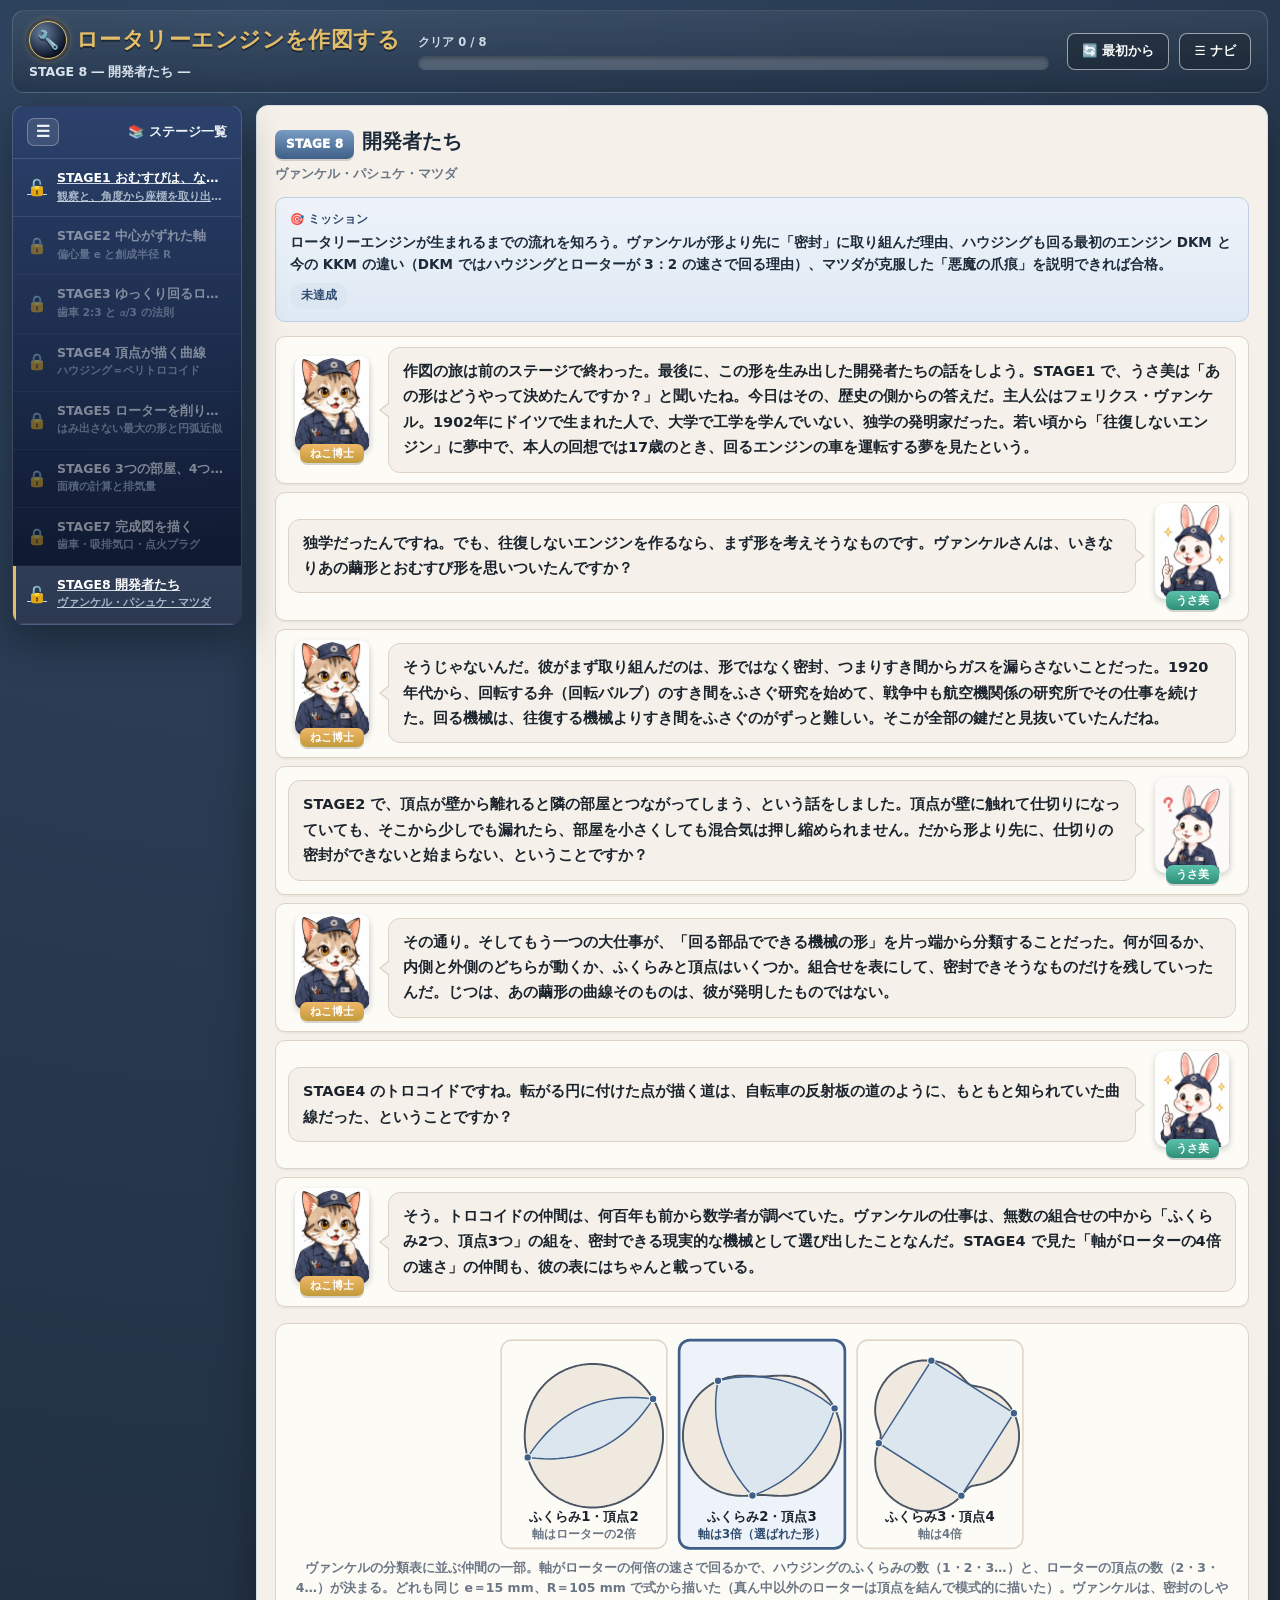
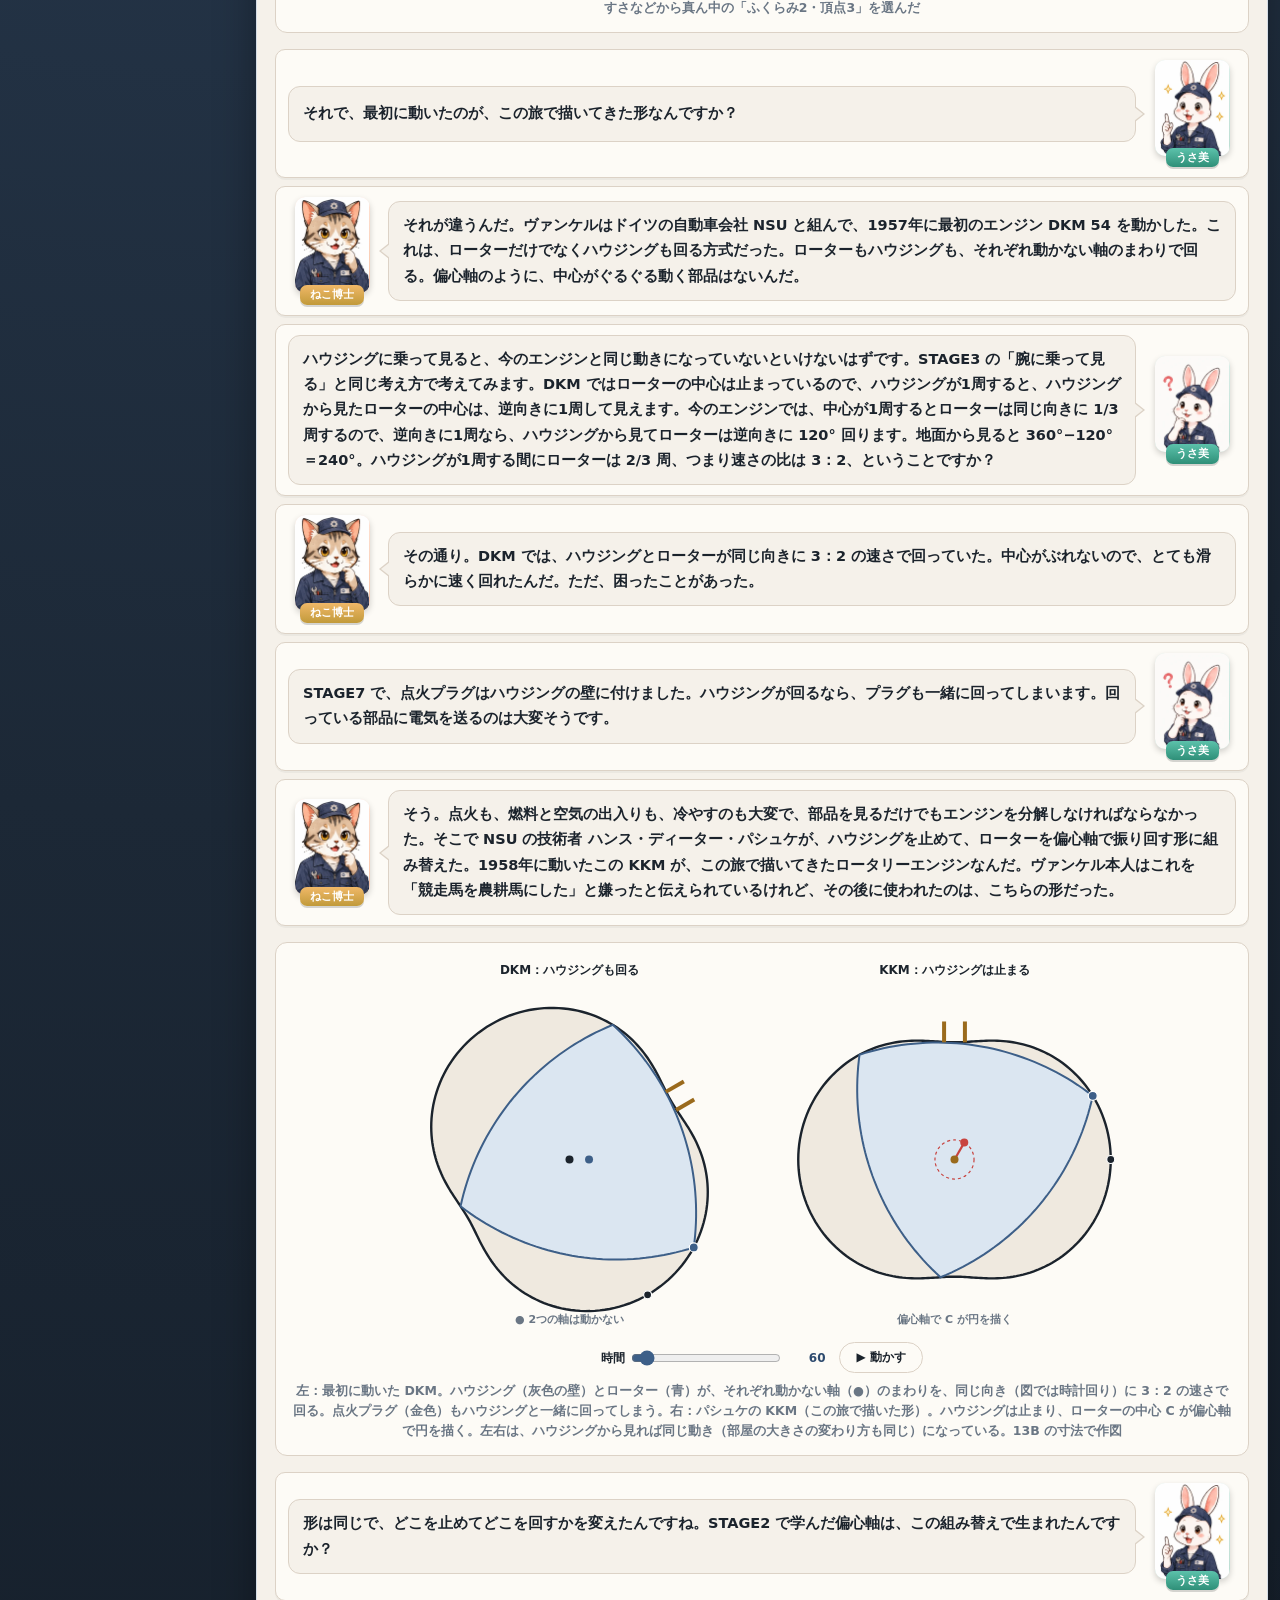
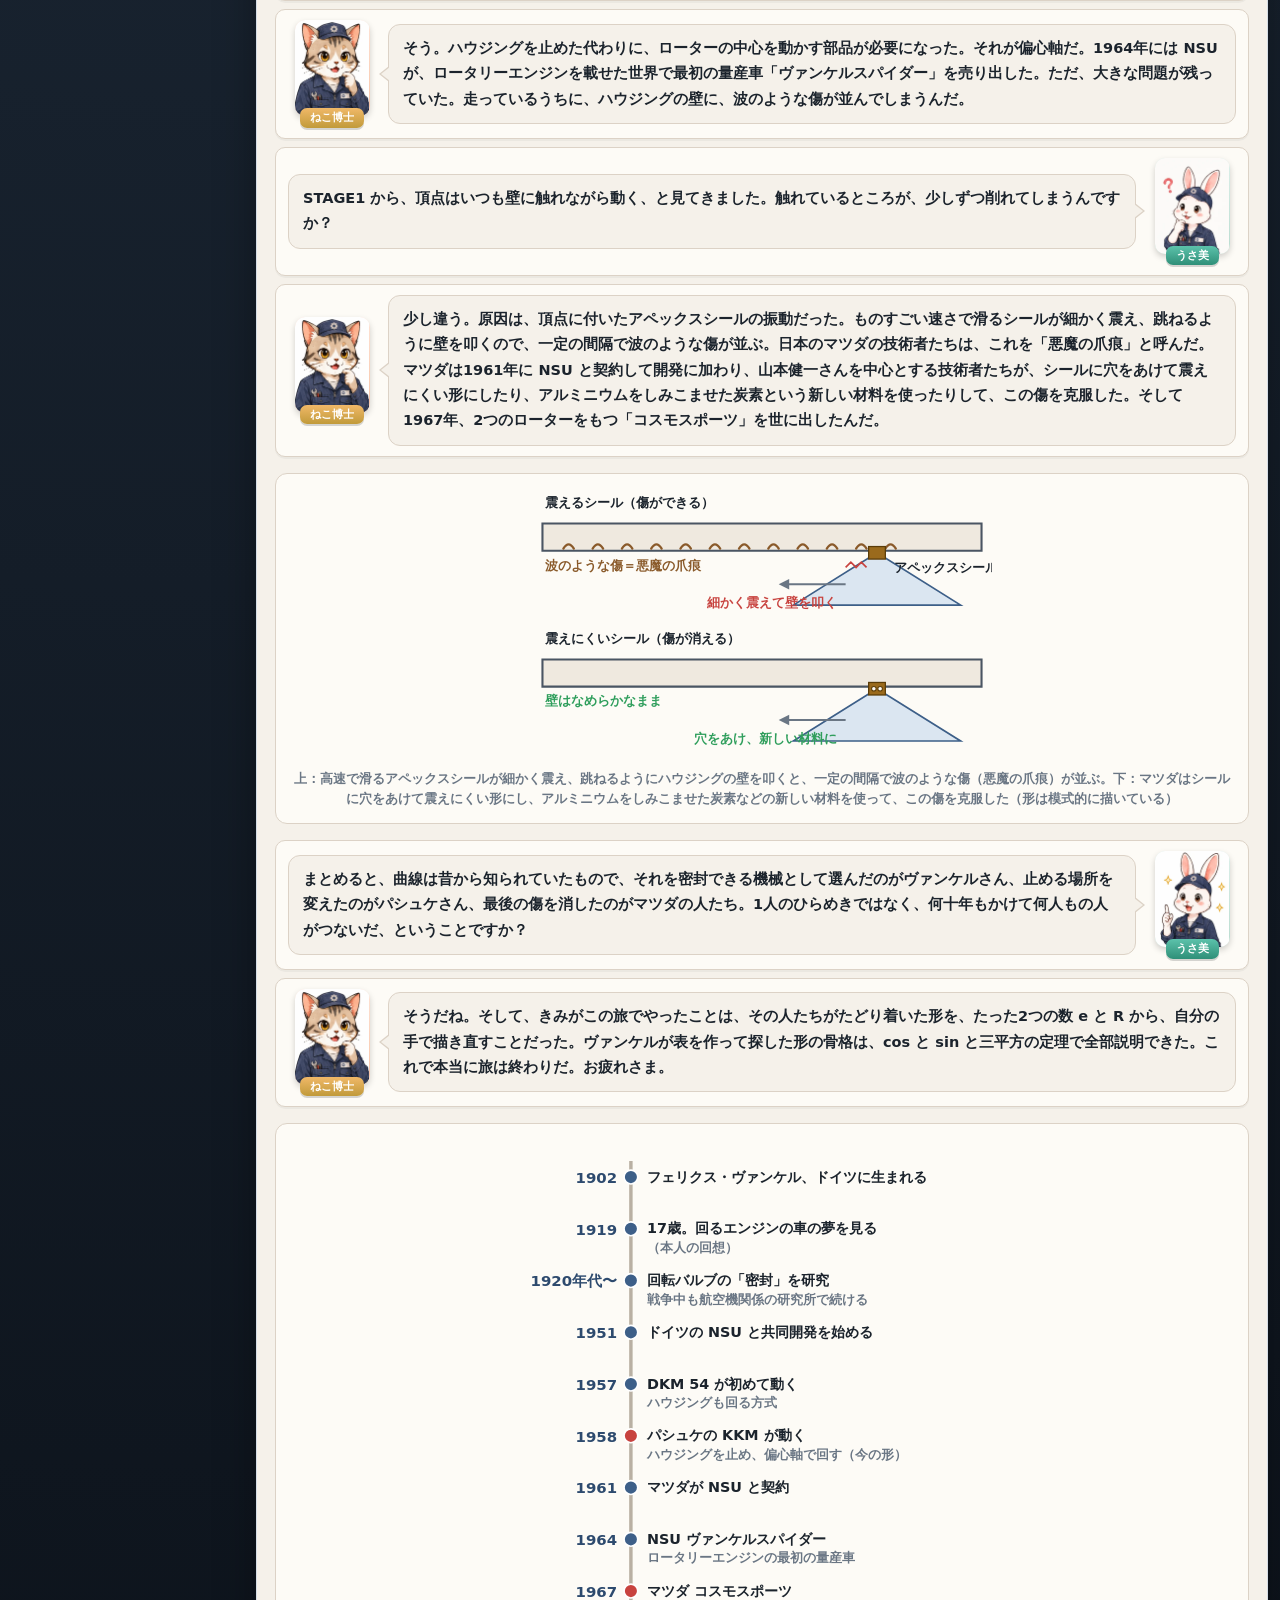
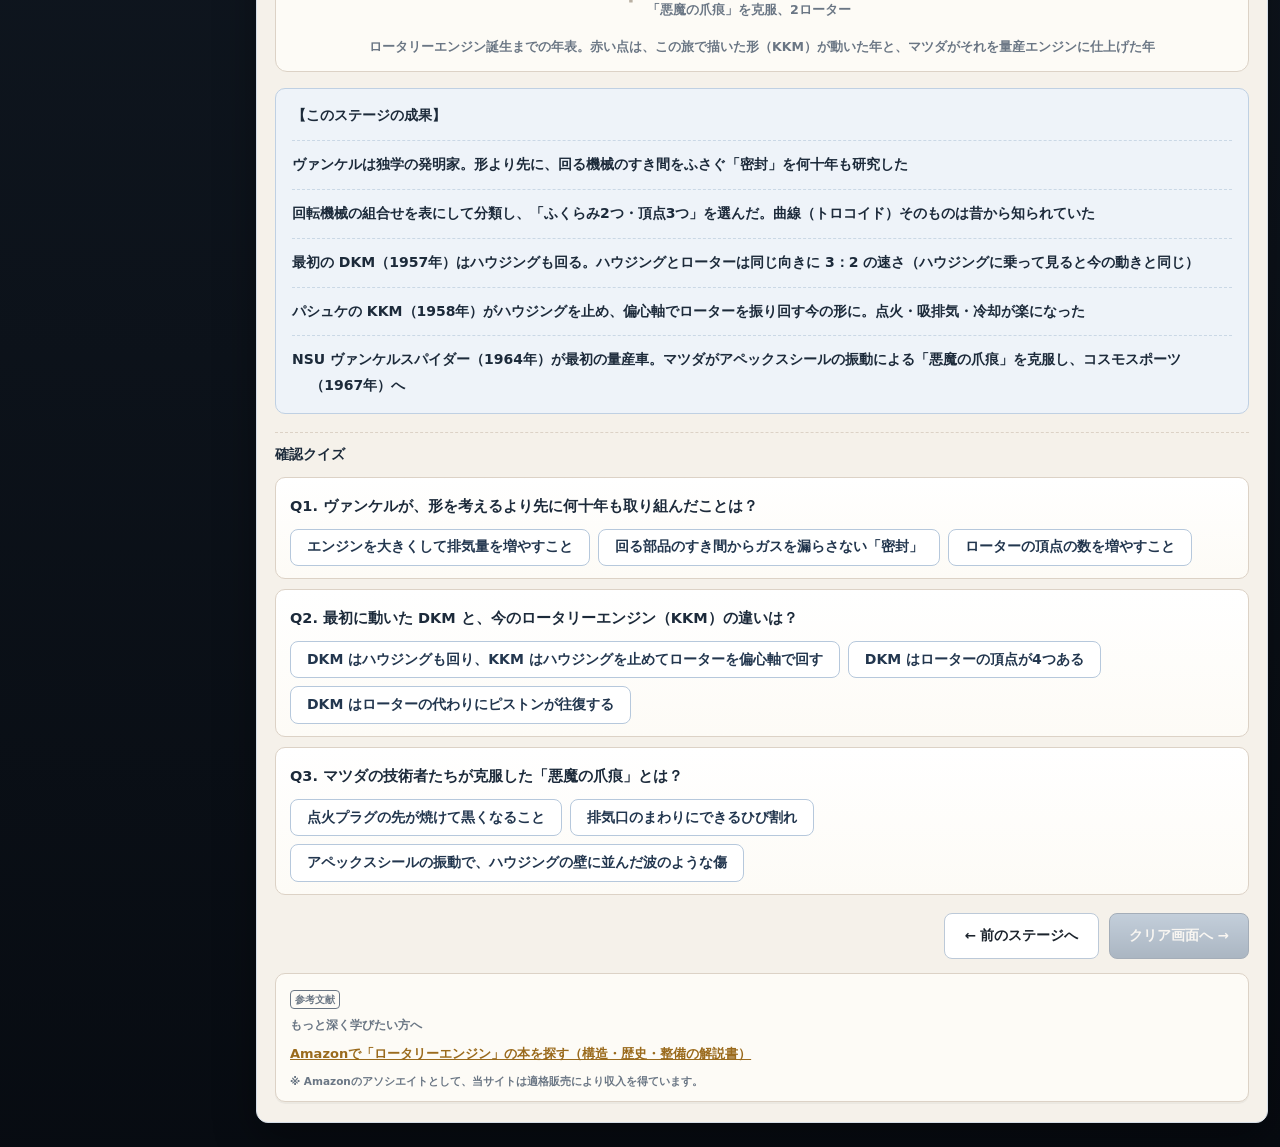
<file: stage8.html>
<!DOCTYPE html>
<html lang="ja">
<head>
<meta charset="UTF-8">
<meta name="viewport" content="width=device-width, initial-scale=1.0">
<meta name="theme-color" content="#1c2836">
<!-- Google tag (gtag.js) -->
<script async src="https://www.googletagmanager.com/gtag/js?id=G-9RTQCP2HXM"></script>
<script>
  window.dataLayer = window.dataLayer || [];
  function gtag(){dataLayer.push(arguments);}
  gtag('js', new Date());
  gtag('config', 'G-9RTQCP2HXM');
</script>
<title>STAGE8 開発者たち（ヴァンケルと発明の歴史） ― ロータリーエンジンを作図する</title>
<meta name="description" content="ロータリーエンジンは誰がどうやって発明したのか。フェリクス・ヴァンケルの密封研究と分類、ハウジングも回る最初の DKM、パシュケの KKM、マツダが克服した悪魔の爪痕とコスモスポーツまで。">
<link rel="canonical" href="https://rotary-engine.habatakijuku.com/stage8">
<meta property="og:type" content="article">
<meta property="og:site_name" content="ロータリーエンジンを作図する">
<meta property="og:locale" content="ja_JP">
<meta property="og:title" content="STAGE8 開発者たち（ヴァンケルと発明の歴史） ― ロータリーエンジンを作図する">
<meta property="og:description" content="形は昔からある曲線。それを選んだヴァンケル、止める場所を変えたパシュケ、最後の傷を消したマツダ。ロータリーエンジン誕生の物語。">
<meta property="og:url" content="https://rotary-engine.habatakijuku.com/stage8">
<meta property="og:image" content="https://rotary-engine.habatakijuku.com/images/ogp.png">
<meta property="og:image:width" content="1200">
<meta property="og:image:height" content="630">
<meta property="og:image:alt" content="ロータリーエンジンを作図する：繭形のハウジングと三角おむすび形のローター、ハウジングの式 x＝R cos θ＋e cos 3θ">
<meta name="twitter:card" content="summary_large_image">
<link rel="icon" type="image/png" href="images/favicon.png">
<link rel="apple-touch-icon" href="images/apple-touch-icon.png">
<script type="application/ld+json">
{
  "@context": "https://schema.org",
  "@graph": [
    {
      "@type": "LearningResource",
      "name": "STAGE8 開発者たち",
      "description": "ロータリーエンジンは誰がどうやって発明したのか。フェリクス・ヴァンケルの密封研究と分類、ハウジングも回る最初の DKM、パシュケの KKM、マツダが克服した悪魔の爪痕とコスモスポーツまで。",
      "url": "https://rotary-engine.habatakijuku.com/stage8",
      "inLanguage": "ja",
      "learningResourceType": "learning activity",
      "educationalLevel": "中学生以上",
      "isAccessibleForFree": true,
      "position": 8,
      "isPartOf": {
        "@type": "LearningResource",
        "name": "ロータリーエンジンを作図する",
        "url": "https://rotary-engine.habatakijuku.com/"
      },
      "author": {
        "@type": "Person",
        "name": "ruglerugle"
      }
    },
    {
      "@type": "BreadcrumbList",
      "itemListElement": [
        {
          "@type": "ListItem",
          "position": 1,
          "name": "ロータリーエンジンを作図する",
          "item": "https://rotary-engine.habatakijuku.com/"
        },
        {
          "@type": "ListItem",
          "position": 2,
          "name": "STAGE8 開発者たち",
          "item": "https://rotary-engine.habatakijuku.com/stage8"
        }
      ]
    }
  ]
}
</script>
<link rel="stylesheet" href="design-system.css?v=20261003c">
<style>
  .sim-controls{display:flex;align-items:center;gap:8px 14px;flex-wrap:wrap;justify-content:center;margin-top:10px}
  .sim-controls .btn{font-size:12.5px;padding:.45rem .8rem}
  .sim-controls .btn[aria-pressed="true"]{background:linear-gradient(#7a9cc4,#3d5f88);border-color:#2d4a6e;color:#fff}
  .sim-controls .btn:disabled{opacity:.35}
  .sim-controls .grp-label{font-size:11.5px;font-weight:800;color:var(--muted);white-space:nowrap}
  .sim-controls label{display:inline-flex;align-items:center;gap:6px;font-size:12px;font-weight:800;color:var(--ink)}
  .sim-controls input[type=range]{width:150px;accent-color:#3d5f88}
  .sim-controls input[type=number]{width:70px;padding:4px 6px;border:1px solid var(--line);border-radius:6px;font-size:13px;font-weight:800;color:var(--ink);background:#fff}
  .sim-controls output{font-variant-numeric:tabular-nums;min-width:3.2em;text-align:right;color:#2d4a6e}
  .sim-play{padding:6px 16px;border:1px solid var(--line);border-radius:999px;background:var(--paper2);color:var(--ink);font-size:12px;font-weight:800;cursor:pointer}
  .sim-play:hover{background:#fff}
  .cv-wrap{width:100%;max-width:500px;margin-left:auto;margin-right:auto}
  .cv-wrap.two{max-width:760px}
  .cv-wrap canvas{display:block;width:100%;height:auto;border-radius:8px}
  .readout{display:flex;flex-wrap:wrap;gap:6px 16px;justify-content:center;margin-top:8px;font-size:12.5px;font-weight:800;color:#2d4a6e;font-variant-numeric:tabular-nums}
  .readout span b{color:var(--ink)}
  .note-box{background:#fffbe8;border:1px solid #e3d48f;border-radius:10px;padding:12px 14px;margin:12px 0;font-size:13.5px;line-height:1.75;color:#3a3210;font-weight:700}
  .note-box .nb-title{display:block;font-weight:950;margin-bottom:4px;color:#7a5a08}
  .kw{color:#2d4a6e}
  .qlink{color:var(--gold-dark);text-decoration:underline}

  .cv-wrap.two{display:grid;grid-template-columns:1fr 1fr;gap:10px}
  @media(max-width:640px){.cv-wrap.two{gap:6px}}
  .cls-wrap{display:flex;justify-content:center;gap:8px;flex-wrap:nowrap}
  .diagram-box .cls-wrap svg{flex:1 1 0;min-width:0;max-width:170px;height:auto}
  .cls .frame{fill:#fdfbf6;stroke:#e0d6c8;stroke-width:1.5}
  .cls.chosen .frame{fill:#eef3f9;stroke:#3d5f88;stroke-width:2.5}
  .cls .hs{fill:#efe9df;stroke:#4a5563;stroke-width:1.8}
  .cls .rt{fill:rgba(219,230,241,.9);stroke:#3d5f88;stroke-width:1.4}
  .cls .ap{fill:#3d5f88;stroke:#fff;stroke-width:1}
  .cls .lb{fill:#1b232c;font-size:12.5px;font-weight:900}
  .cls .sb{fill:#6a7684;font-size:11px;font-weight:800}
  .cls.chosen .sb{fill:#2d4a6e}
  .diagram-box svg.tline{max-width:min(100%,460px)}
  .tline .bar{stroke:#b9b0a3;stroke-width:3}
  .tline .dot{fill:#3d5f88;stroke:#fff;stroke-width:1.5}
  .tline .dotK{fill:#c8433f;stroke:#fff;stroke-width:1.5}
  .tline .yr{fill:#2d4a6e;font-size:13px;font-weight:900}
  .tline .ev{fill:#1b232c;font-size:12.5px;font-weight:800}
  .tline .ev2{fill:#6a7684;font-size:11px;font-weight:800}
  .diagram-box svg.chat{max-width:min(100%,460px)}
  .chat .wall{fill:#efe9df;stroke:#4a5563;stroke-width:2}
  .chat .mark{fill:none;stroke:#8a5a2a;stroke-width:2.2;stroke-linecap:round}
  .chat .seal{fill:#9a6a1c;stroke:#5a3c08;stroke-width:1.2}
  .chat .rotor{fill:#dbe6f1;stroke:#3d5f88;stroke-width:1.6}
  .chat .arr{stroke:#6a7684;stroke-width:2} .chat .arrh{fill:#6a7684}
  .chat .vib{fill:none;stroke:#c8433f;stroke-width:1.6}
  .chat .hole{fill:#fdfbf6;stroke:#5a3c08;stroke-width:1}
  .chat .lb{fill:#1b232c;font-size:12px;font-weight:900}
  .chat .lbR{fill:#c8433f;font-size:12px;font-weight:900}
  .chat .lbB{fill:#8a5a2a;font-size:12px;font-weight:900}
  .chat .lbG{fill:#2f9e5c;font-size:12px;font-weight:900}
  .chat .ttl{fill:#1b232c;font-size:12.5px;font-weight:900}
  </style>
</head>
<body>
<div class="app-shell side-collapsed" id="app-shell">
  <header class="game-header">
    <div class="brand">
      <div class="brand-title"><a class="head-reset home-badge" href="index.html" title="トップへ" aria-label="トップへ">🔧</a> <span>ロータリーエンジンを作図する</span></div>
      <div class="brand-sub">STAGE 8 ― 開発者たち ―</div>
    </div>
    <div class="head-progress-wrap">
      <div class="head-progress-label" id="progress-label">クリア 0 / 8</div>
      <div class="head-progress" role="progressbar" aria-label="クリア済みステージ数" aria-valuemin="0" aria-valuemax="8" aria-valuenow="0"><div class="head-progress-fill" id="progress-fill" style="width:0%"></div></div>
    </div>
    <div class="header-actions">
      <button class="head-reset" id="btn-reset-all">🔄 最初から</button>
      <button class="head-reset" id="head-nav-toggle" title="ステージ一覧の表示切替">☰ ナビ</button>
    </div>
  </header>
  <div class="game-layout">
    <div class="side-backdrop" id="side-backdrop"></div>
    <aside class="side-panel">
      <div class="side-head">
        <button class="side-toggle" id="sidebar-toggle" title="ステージ一覧の表示切替" aria-label="ステージ一覧の表示切替">☰</button>
        <span class="side-head-text">📚 ステージ一覧</span>
      </div>
      <div class="side-list" id="side-list"></div>
    </aside>
    <main class="main-area">
      <div class="chapter-head">
        <span class="chapter-badge">STAGE 8</span><h1 class="chapter-title">開発者たち</h1>
        <div class="chapter-sub">ヴァンケル・パシュケ・マツダ</div>
      </div>
      <div class="mission-box">
        <div class="mission-label">🎯 ミッション</div>
        <div class="mission-text">ロータリーエンジンが生まれるまでの流れを知ろう。ヴァンケルが形より先に「密封」に取り組んだ理由、ハウジングも回る最初のエンジン DKM と今の KKM の違い（DKM ではハウジングとローターが 3：2 の速さで回る理由）、マツダが克服した「悪魔の爪痕」を説明できれば合格。</div>
        <span class="mission-status" id="mission-status">未達成</span>
      </div>

      <div class="dialogue-scene">
        <div class="dialog-row">
          <div class="dialog-character">
            <div class="dialog-avatar mentor"><img src="images/cat.webp" width="300" height="386" alt=""></div>
            <div class="dialog-name mentor">ねこ博士</div>
          </div>
          <div class="dialog-bubble">作図の旅は前のステージで終わった。最後に、この形を生み出した開発者たちの話をしよう。STAGE1 で、うさ美は「あの形はどうやって決めたんですか？」と聞いたね。今日はその、歴史の側からの答えだ。主人公は<strong>フェリクス・ヴァンケル</strong>。1902年にドイツで生まれた人で、大学で工学を学んでいない、<strong>独学の発明家</strong>だった。若い頃から「往復しないエンジン」に夢中で、本人の回想では17歳のとき、回るエンジンの車を運転する夢を見たという。</div>
        </div>
        <div class="dialog-row right">
          <div class="dialog-character">
            <div class="dialog-avatar student"><img src="images/rabbit.webp" width="300" height="386" alt=""></div>
            <div class="dialog-name student">うさ美</div>
          </div>
          <div class="dialog-bubble">独学だったんですね。でも、往復しないエンジンを作るなら、まず形を考えそうなものです。ヴァンケルさんは、いきなりあの繭形とおむすび形を思いついたんですか？</div>
        </div>
        <div class="dialog-row">
          <div class="dialog-character">
            <div class="dialog-avatar mentor"><img src="images/cat.webp" width="300" height="386" alt="" loading="lazy" decoding="async"></div>
            <div class="dialog-name mentor">ねこ博士</div>
          </div>
          <div class="dialog-bubble">そうじゃないんだ。彼がまず取り組んだのは、形ではなく<strong>密封</strong>、つまりすき間からガスを漏らさないことだった。1920年代から、回転する弁（回転バルブ）のすき間をふさぐ研究を始めて、戦争中も航空機関係の研究所でその仕事を続けた。回る機械は、往復する機械よりすき間をふさぐのがずっと難しい。そこが全部の鍵だと見抜いていたんだね。</div>
        </div>
        <div class="dialog-row right">
          <div class="dialog-character">
            <div class="dialog-avatar student"><img src="images/rabbitThink.webp" width="300" height="386" alt="" loading="lazy" decoding="async"></div>
            <div class="dialog-name student">うさ美</div>
          </div>
          <div class="dialog-bubble">STAGE2 で、頂点が壁から離れると隣の部屋とつながってしまう、という話をしました。頂点が壁に触れて仕切りになっていても、そこから少しでも漏れたら、部屋を小さくしても混合気は押し縮められません。だから形より先に、仕切りの密封ができないと始まらない、ということですか？</div>
        </div>
        <div class="dialog-row">
          <div class="dialog-character">
            <div class="dialog-avatar mentor"><img src="images/cat.webp" width="300" height="386" alt="" loading="lazy" decoding="async"></div>
            <div class="dialog-name mentor">ねこ博士</div>
          </div>
          <div class="dialog-bubble">その通り。そしてもう一つの大仕事が、「回る部品でできる機械の形」を片っ端から<strong>分類</strong>することだった。何が回るか、内側と外側のどちらが動くか、ふくらみと頂点はいくつか。組合せを表にして、密封できそうなものだけを残していったんだ。じつは、あの繭形の曲線そのものは、彼が発明したものではない。</div>
        </div>
        <div class="dialog-row right">
          <div class="dialog-character">
            <div class="dialog-avatar student"><img src="images/rabbit.webp" width="300" height="386" alt="" loading="lazy" decoding="async"></div>
            <div class="dialog-name student">うさ美</div>
          </div>
          <div class="dialog-bubble">STAGE4 のトロコイドですね。転がる円に付けた点が描く道は、自転車の反射板の道のように、もともと知られていた曲線だった、ということですか？</div>
        </div>
        <div class="dialog-row">
          <div class="dialog-character">
            <div class="dialog-avatar mentor"><img src="images/cat.webp" width="300" height="386" alt="" loading="lazy" decoding="async"></div>
            <div class="dialog-name mentor">ねこ博士</div>
          </div>
          <div class="dialog-bubble">そう。トロコイドの仲間は、何百年も前から数学者が調べていた。ヴァンケルの仕事は、無数の組合せの中から「ふくらみ2つ、頂点3つ」の組を、密封できる現実的な機械として選び出したことなんだ。STAGE4 で見た「軸がローターの4倍の速さ」の仲間も、彼の表にはちゃんと載っている。</div>
        </div>
      </div>

      <div class="diagram-box">
        <div class="cls-wrap">
          <svg class="cls" viewBox="0 0 160 200" role="img" aria-label="ふくらみ1・頂点2。軸はローターの2倍">
          <rect class="frame" x="2" y="2" width="156" height="196" rx="10"></rect>
          <polygon class="hs" points="154.4,92.0 154.4,90.5 154.3,89.1 154.3,87.6 154.2,86.2 154.0,84.7 153.8,83.3 153.6,81.8 153.4,80.4 153.1,78.9 152.9,77.5 152.5,76.1 152.2,74.7 151.8,73.3 151.4,71.9 150.9,70.5 150.5,69.1 150.0,67.8 149.4,66.4 148.9,65.1 148.3,63.8 147.7,62.4 147.0,61.2 146.4,59.9 145.7,58.6 145.0,57.4 144.2,56.1 143.5,54.9 142.7,53.7 141.9,52.6 141.0,51.4 140.2,50.3 139.3,49.1 138.4,48.0 137.5,47.0 136.5,45.9 135.5,44.9 134.6,43.9 133.5,42.9 132.5,41.9 131.5,41.0 130.4,40.1 129.4,39.2 128.3,38.3 127.2,37.5 126.0,36.7 124.9,35.9 123.7,35.1 122.6,34.4 121.4,33.7 120.2,33.0 119.0,32.3 117.8,31.7 116.6,31.1 115.4,30.5 114.2,29.9 112.9,29.4 111.7,28.9 110.4,28.4 109.2,28.0 107.9,27.6 106.6,27.2 105.4,26.8 104.1,26.5 102.8,26.2 101.5,25.9 100.3,25.6 99.0,25.4 97.7,25.2 96.4,25.0 95.1,24.8 93.9,24.7 92.6,24.6 91.3,24.5 90.1,24.5 88.8,24.5 87.5,24.5 86.3,24.5 85.0,24.5 83.8,24.6 82.6,24.7 81.3,24.8 80.1,25.0 78.9,25.1 77.7,25.3 76.5,25.5 75.3,25.8 74.2,26.0 73.0,26.3 71.8,26.6 70.7,26.9 69.6,27.2 68.5,27.6 67.3,28.0 66.2,28.4 65.2,28.8 64.1,29.2 63.0,29.6 62.0,30.1 61.0,30.6 60.0,31.1 59.0,31.6 58.0,32.1 57.0,32.6 56.0,33.2 55.1,33.8 54.2,34.4 53.3,34.9 52.4,35.6 51.5,36.2 50.6,36.8 49.8,37.4 48.9,38.1 48.1,38.8 47.3,39.4 46.5,40.1 45.7,40.8 45.0,41.5 44.2,42.2 43.5,42.9 42.8,43.7 42.1,44.4 41.4,45.2 40.8,45.9 40.1,46.7 39.5,47.4 38.9,48.2 38.3,48.9 37.7,49.7 37.1,50.5 36.5,51.3 36.0,52.1 35.5,52.9 35.0,53.7 34.5,54.5 34.0,55.3 33.5,56.1 33.0,56.9 32.6,57.7 32.2,58.5 31.7,59.3 31.3,60.1 31.0,60.9 30.6,61.8 30.2,62.6 29.9,63.4 29.5,64.2 29.2,65.0 28.9,65.9 28.6,66.7 28.3,67.5 28.0,68.3 27.7,69.1 27.5,70.0 27.2,70.8 27.0,71.6 26.8,72.4 26.5,73.3 26.3,74.1 26.1,74.9 26.0,75.7 25.8,76.5 25.6,77.3 25.5,78.2 25.3,79.0 25.2,79.8 25.0,80.6 24.9,81.4 24.8,82.2 24.7,83.1 24.6,83.9 24.5,84.7 24.5,85.5 24.4,86.3 24.4,87.1 24.3,87.9 24.3,88.8 24.2,89.6 24.2,90.4 24.2,91.2 24.2,92.0 24.2,92.8 24.2,93.6 24.2,94.4 24.3,95.2 24.3,96.1 24.4,96.9 24.4,97.7 24.5,98.5 24.5,99.3 24.6,100.1 24.7,100.9 24.8,101.8 24.9,102.6 25.0,103.4 25.2,104.2 25.3,105.0 25.5,105.8 25.6,106.7 25.8,107.5 26.0,108.3 26.1,109.1 26.3,109.9 26.5,110.7 26.8,111.6 27.0,112.4 27.2,113.2 27.5,114.0 27.7,114.9 28.0,115.7 28.3,116.5 28.6,117.3 28.9,118.1 29.2,119.0 29.5,119.8 29.9,120.6 30.2,121.4 30.6,122.2 31.0,123.1 31.3,123.9 31.7,124.7 32.2,125.5 32.6,126.3 33.0,127.1 33.5,127.9 34.0,128.7 34.5,129.5 35.0,130.3 35.5,131.1 36.0,131.9 36.5,132.7 37.1,133.5 37.7,134.3 38.3,135.1 38.9,135.8 39.5,136.6 40.1,137.3 40.8,138.1 41.4,138.8 42.1,139.6 42.8,140.3 43.5,141.1 44.2,141.8 45.0,142.5 45.7,143.2 46.5,143.9 47.3,144.6 48.1,145.2 48.9,145.9 49.8,146.6 50.6,147.2 51.5,147.8 52.4,148.4 53.3,149.1 54.2,149.6 55.1,150.2 56.0,150.8 57.0,151.4 58.0,151.9 59.0,152.4 60.0,152.9 61.0,153.4 62.0,153.9 63.0,154.4 64.1,154.8 65.2,155.2 66.2,155.6 67.3,156.0 68.5,156.4 69.6,156.8 70.7,157.1 71.8,157.4 73.0,157.7 74.2,158.0 75.3,158.2 76.5,158.5 77.7,158.7 78.9,158.9 80.1,159.0 81.3,159.2 82.6,159.3 83.8,159.4 85.0,159.5 86.3,159.5 87.5,159.5 88.8,159.5 90.1,159.5 91.3,159.5 92.6,159.4 93.9,159.3 95.1,159.2 96.4,159.0 97.7,158.8 99.0,158.6 100.3,158.4 101.5,158.1 102.8,157.8 104.1,157.5 105.4,157.2 106.6,156.8 107.9,156.4 109.2,156.0 110.4,155.6 111.7,155.1 112.9,154.6 114.2,154.1 115.4,153.5 116.6,152.9 117.8,152.3 119.0,151.7 120.2,151.0 121.4,150.3 122.6,149.6 123.7,148.9 124.9,148.1 126.0,147.3 127.2,146.5 128.3,145.7 129.4,144.8 130.4,143.9 131.5,143.0 132.5,142.1 133.5,141.1 134.6,140.1 135.5,139.1 136.5,138.1 137.5,137.0 138.4,136.0 139.3,134.9 140.2,133.7 141.0,132.6 141.9,131.4 142.7,130.3 143.5,129.1 144.2,127.9 145.0,126.6 145.7,125.4 146.4,124.1 147.0,122.8 147.7,121.6 148.3,120.2 148.9,118.9 149.4,117.6 150.0,116.2 150.5,114.9 150.9,113.5 151.4,112.1 151.8,110.7 152.2,109.3 152.5,107.9 152.9,106.5 153.1,105.1 153.4,103.6 153.6,102.2 153.8,100.7 154.0,99.3 154.2,97.8 154.3,96.4 154.3,94.9 154.4,93.5"></polygon>
          <polygon class="rt" points="145.0,57.4 140.8,63.7 136.3,69.7 131.8,75.2 127.0,80.5 122.1,85.3 117.0,89.7 111.7,93.8 106.2,97.5 100.6,100.8 94.8,103.8 88.8,106.3 82.6,108.5 76.3,110.3 69.8,111.7 63.1,112.8 56.2,113.5 49.2,113.8 41.9,113.7 34.6,113.2 27.0,112.4 31.2,106.0 35.6,100.1 40.2,94.5 44.9,89.3 49.9,84.5 55.0,80.0 60.3,75.9 65.7,72.3 71.4,68.9 77.2,66.0 83.2,63.4 89.3,61.2 95.7,59.4 102.2,58.0 108.9,57.0 115.7,56.3 122.8,56.0 130.0,56.1 137.4,56.5"></polygon>
          <circle class="ap" cx="145.0" cy="57.4" r="3.5"></circle><circle class="ap" cx="27.0" cy="112.4" r="3.5"></circle>
          <text class="lb" x="80" y="172" text-anchor="middle">ふくらみ1・頂点2</text>
          <text class="sb" x="80" y="188" text-anchor="middle">軸はローターの2倍</text>
        </svg>
          <svg class="cls chosen" viewBox="0 0 160 200" role="img" aria-label="ふくらみ2・頂点3。軸は3倍（選ばれた形）">
          <rect class="frame" x="2" y="2" width="156" height="196" rx="10"></rect>
          <polygon class="hs" points="154.4,92.0 154.4,90.4 154.3,88.8 154.2,87.1 154.0,85.5 153.8,83.9 153.6,82.3 153.3,80.7 153.0,79.2 152.6,77.6 152.2,76.0 151.7,74.5 151.2,73.0 150.7,71.5 150.1,70.0 149.5,68.6 148.8,67.1 148.1,65.7 147.4,64.4 146.6,63.0 145.8,61.7 145.0,60.4 144.1,59.1 143.3,57.9 142.3,56.7 141.4,55.5 140.4,54.4 139.5,53.3 138.5,52.2 137.4,51.2 136.4,50.1 135.3,49.2 134.2,48.3 133.1,47.4 132.0,46.5 130.9,45.7 129.8,44.9 128.7,44.1 127.5,43.4 126.4,42.7 125.2,42.1 124.1,41.5 122.9,40.9 121.8,40.4 120.6,39.9 119.5,39.4 118.3,38.9 117.2,38.5 116.0,38.2 114.9,37.8 113.8,37.5 112.7,37.2 111.6,36.9 110.5,36.7 109.4,36.5 108.4,36.3 107.3,36.1 106.3,35.9 105.2,35.8 104.2,35.7 103.3,35.6 102.3,35.5 101.3,35.5 100.4,35.5 99.4,35.4 98.5,35.4 97.6,35.4 96.8,35.4 95.9,35.4 95.0,35.4 94.2,35.5 93.4,35.5 92.6,35.6 91.8,35.6 91.0,35.6 90.3,35.7 89.5,35.7 88.8,35.8 88.1,35.8 87.4,35.9 86.7,35.9 86.0,36.0 85.3,36.0 84.6,36.1 83.9,36.1 83.3,36.1 82.6,36.2 82.0,36.2 81.3,36.2 80.6,36.2 80.0,36.2 79.4,36.2 78.7,36.2 78.0,36.2 77.4,36.2 76.7,36.1 76.1,36.1 75.4,36.1 74.7,36.0 74.0,36.0 73.3,35.9 72.6,35.9 71.9,35.8 71.2,35.8 70.5,35.7 69.7,35.7 69.0,35.6 68.2,35.6 67.4,35.6 66.6,35.5 65.8,35.5 65.0,35.4 64.1,35.4 63.2,35.4 62.4,35.4 61.5,35.4 60.6,35.4 59.6,35.5 58.7,35.5 57.7,35.5 56.8,35.6 55.8,35.7 54.8,35.8 53.7,35.9 52.7,36.1 51.6,36.3 50.6,36.5 49.5,36.7 48.4,36.9 47.3,37.2 46.2,37.5 45.1,37.8 44.0,38.2 42.8,38.5 41.7,38.9 40.5,39.4 39.4,39.9 38.2,40.4 37.1,40.9 35.9,41.5 34.8,42.1 33.6,42.7 32.5,43.4 31.3,44.1 30.2,44.9 29.1,45.7 28.0,46.5 26.9,47.4 25.8,48.3 24.7,49.2 23.6,50.1 22.6,51.2 21.5,52.2 20.5,53.3 19.6,54.4 18.6,55.5 17.7,56.7 16.7,57.9 15.9,59.1 15.0,60.4 14.2,61.7 13.4,63.0 12.6,64.4 11.9,65.7 11.2,67.1 10.5,68.6 9.9,70.0 9.3,71.5 8.8,73.0 8.3,74.5 7.8,76.0 7.4,77.6 7.0,79.2 6.7,80.7 6.4,82.3 6.2,83.9 6.0,85.5 5.8,87.1 5.7,88.8 5.6,90.4 5.6,92.0 5.6,93.6 5.7,95.2 5.8,96.9 6.0,98.5 6.2,100.1 6.4,101.7 6.7,103.3 7.0,104.8 7.4,106.4 7.8,108.0 8.3,109.5 8.8,111.0 9.3,112.5 9.9,114.0 10.5,115.4 11.2,116.9 11.9,118.3 12.6,119.6 13.4,121.0 14.2,122.3 15.0,123.6 15.9,124.9 16.7,126.1 17.7,127.3 18.6,128.5 19.6,129.6 20.5,130.7 21.5,131.8 22.6,132.8 23.6,133.9 24.7,134.8 25.8,135.7 26.9,136.6 28.0,137.5 29.1,138.3 30.2,139.1 31.3,139.9 32.5,140.6 33.6,141.3 34.8,141.9 35.9,142.5 37.1,143.1 38.2,143.6 39.4,144.1 40.5,144.6 41.7,145.1 42.8,145.5 44.0,145.8 45.1,146.2 46.2,146.5 47.3,146.8 48.4,147.1 49.5,147.3 50.6,147.5 51.6,147.7 52.7,147.9 53.7,148.1 54.8,148.2 55.8,148.3 56.7,148.4 57.7,148.5 58.7,148.5 59.6,148.5 60.6,148.6 61.5,148.6 62.4,148.6 63.2,148.6 64.1,148.6 65.0,148.6 65.8,148.5 66.6,148.5 67.4,148.4 68.2,148.4 69.0,148.4 69.7,148.3 70.5,148.3 71.2,148.2 71.9,148.2 72.6,148.1 73.3,148.1 74.0,148.0 74.7,148.0 75.4,147.9 76.1,147.9 76.7,147.9 77.4,147.8 78.0,147.8 78.7,147.8 79.4,147.8 80.0,147.8 80.6,147.8 81.3,147.8 82.0,147.8 82.6,147.8 83.3,147.9 83.9,147.9 84.6,147.9 85.3,148.0 86.0,148.0 86.7,148.1 87.4,148.1 88.1,148.2 88.8,148.2 89.5,148.3 90.3,148.3 91.0,148.4 91.8,148.4 92.6,148.4 93.4,148.5 94.2,148.5 95.0,148.6 95.9,148.6 96.8,148.6 97.6,148.6 98.5,148.6 99.4,148.6 100.4,148.5 101.3,148.5 102.3,148.5 103.3,148.4 104.2,148.3 105.2,148.2 106.3,148.1 107.3,147.9 108.4,147.7 109.4,147.5 110.5,147.3 111.6,147.1 112.7,146.8 113.8,146.5 114.9,146.2 116.0,145.8 117.2,145.5 118.3,145.1 119.5,144.6 120.6,144.1 121.8,143.6 122.9,143.1 124.1,142.5 125.2,141.9 126.4,141.3 127.5,140.6 128.7,139.9 129.8,139.1 130.9,138.3 132.0,137.5 133.1,136.6 134.2,135.7 135.3,134.8 136.4,133.9 137.4,132.8 138.5,131.8 139.5,130.7 140.4,129.6 141.4,128.5 142.3,127.3 143.3,126.1 144.1,124.9 145.0,123.6 145.8,122.3 146.6,121.0 147.4,119.6 148.1,118.3 148.8,116.9 149.5,115.4 150.1,114.0 150.7,112.5 151.2,111.0 151.7,109.5 152.2,108.0 152.6,106.4 153.0,104.8 153.3,103.3 153.6,101.7 153.8,100.1 154.0,98.5 154.2,96.9 154.3,95.2 154.4,93.6"></polygon>
          <polygon class="rt" points="148.3,66.2 145.4,63.7 142.3,61.3 139.1,58.9 135.9,56.7 132.6,54.6 129.3,52.6 125.9,50.7 122.4,48.9 118.9,47.2 115.3,45.7 111.6,44.2 108.0,42.9 104.2,41.7 100.5,40.6 96.7,39.6 92.9,38.8 89.0,38.1 85.2,37.5 81.3,37.0 77.4,36.7 73.5,36.5 69.6,36.4 65.7,36.4 61.8,36.6 57.9,36.9 54.0,37.3 50.1,37.8 46.3,38.5 42.4,39.3 38.6,40.2 37.9,44.0 37.4,47.9 36.9,51.8 36.6,55.7 36.4,59.6 36.4,63.5 36.4,67.4 36.6,71.3 36.9,75.2 37.4,79.1 37.9,83.0 38.6,86.8 39.4,90.7 40.4,94.4 41.4,98.2 42.6,101.9 43.9,105.6 45.3,109.3 46.9,112.9 48.5,116.4 50.3,119.9 52.2,123.3 54.2,126.7 56.3,130.0 58.5,133.2 60.8,136.4 63.2,139.5 65.7,142.5 68.3,145.4 71.0,148.2 74.6,146.9 78.3,145.5 81.9,143.9 85.4,142.2 88.9,140.4 92.3,138.5 95.6,136.5 98.9,134.4 102.2,132.2 105.3,129.9 108.4,127.4 111.3,124.9 114.3,122.3 117.1,119.6 119.8,116.8 122.4,113.9 125.0,110.9 127.4,107.9 129.8,104.7 132.0,101.5 134.1,98.3 136.2,94.9 138.1,91.5 139.9,88.1 141.6,84.5 143.2,81.0 144.7,77.3 146.0,73.7 147.2,70.0"></polygon>
          <circle class="ap" cx="148.3" cy="66.2" r="3.5"></circle><circle class="ap" cx="38.6" cy="40.2" r="3.5"></circle><circle class="ap" cx="71.0" cy="148.2" r="3.5"></circle>
          <text class="lb" x="80" y="172" text-anchor="middle">ふくらみ2・頂点3</text>
          <text class="sb" x="80" y="188" text-anchor="middle">軸は3倍（選ばれた形）</text>
        </svg>
          <svg class="cls" viewBox="0 0 160 200" role="img" aria-label="ふくらみ3・頂点4。軸は4倍">
          <rect class="frame" x="2" y="2" width="156" height="196" rx="10"></rect>
          <polygon class="hs" points="154.4,92.0 154.4,90.2 154.3,88.4 154.1,86.7 153.9,84.9 153.6,83.1 153.2,81.4 152.8,79.7 152.4,78.0 151.8,76.3 151.2,74.7 150.6,73.1 149.9,71.6 149.2,70.0 148.4,68.5 147.5,67.1 146.7,65.7 145.7,64.3 144.8,63.0 143.8,61.8 142.8,60.6 141.7,59.4 140.7,58.3 139.6,57.3 138.5,56.3 137.4,55.3 136.3,54.4 135.1,53.6 134.0,52.8 132.9,52.1 131.7,51.4 130.6,50.8 129.5,50.2 128.4,49.6 127.3,49.1 126.2,48.7 125.1,48.3 124.1,47.9 123.1,47.6 122.1,47.2 121.1,47.0 120.2,46.7 119.3,46.5 118.4,46.3 117.6,46.1 116.7,46.0 115.9,45.8 115.2,45.7 114.5,45.6 113.8,45.4 113.1,45.3 112.5,45.2 111.9,45.1 111.3,44.9 110.7,44.8 110.2,44.7 109.7,44.5 109.2,44.3 108.8,44.1 108.3,43.9 107.9,43.7 107.5,43.4 107.1,43.1 106.7,42.8 106.3,42.5 105.9,42.2 105.5,41.8 105.1,41.4 104.7,40.9 104.3,40.5 103.9,40.0 103.4,39.5 103.0,38.9 102.5,38.4 102.0,37.8 101.5,37.2 100.9,36.5 100.4,35.9 99.8,35.2 99.1,34.6 98.4,33.9 97.7,33.2 96.9,32.5 96.1,31.8 95.3,31.0 94.4,30.3 93.5,29.6 92.5,28.9 91.5,28.2 90.4,27.6 89.3,26.9 88.1,26.3 86.9,25.6 85.7,25.1 84.4,24.5 83.1,24.0 81.7,23.5 80.3,23.0 78.8,22.6 77.3,22.2 75.8,21.9 74.3,21.6 72.7,21.4 71.1,21.2 69.5,21.1 67.8,21.1 66.1,21.1 64.5,21.1 62.8,21.2 61.1,21.4 59.3,21.7 57.6,22.0 55.9,22.3 54.2,22.8 52.5,23.3 50.9,23.8 49.2,24.5 47.6,25.2 46.0,25.9 44.4,26.7 42.8,27.6 41.3,28.5 39.8,29.5 38.3,30.5 36.9,31.6 35.5,32.7 34.2,33.9 32.9,35.1 31.7,36.3 30.5,37.6 29.4,38.9 28.4,40.3 27.3,41.7 26.4,43.1 25.5,44.5 24.7,46.0 23.9,47.4 23.2,48.9 22.5,50.4 21.9,51.9 21.4,53.3 20.9,54.8 20.5,56.3 20.1,57.8 19.8,59.2 19.5,60.6 19.3,62.1 19.2,63.5 19.1,64.8 19.0,66.2 19.0,67.5 19.0,68.8 19.0,70.1 19.1,71.3 19.2,72.5 19.4,73.6 19.6,74.8 19.8,75.9 20.0,76.9 20.2,77.9 20.4,78.9 20.7,79.8 21.0,80.7 21.2,81.6 21.5,82.4 21.8,83.2 22.0,84.0 22.3,84.7 22.5,85.4 22.8,86.0 23.0,86.7 23.2,87.3 23.4,87.9 23.6,88.4 23.8,89.0 23.9,89.5 24.0,90.0 24.1,90.5 24.1,91.0 24.2,91.5 24.2,92.0 24.2,92.5 24.1,93.0 24.1,93.5 24.0,94.0 23.9,94.5 23.8,95.0 23.6,95.6 23.4,96.1 23.2,96.7 23.0,97.3 22.8,98.0 22.5,98.6 22.3,99.3 22.0,100.0 21.8,100.8 21.5,101.6 21.2,102.4 21.0,103.3 20.7,104.2 20.4,105.1 20.2,106.1 20.0,107.1 19.8,108.1 19.6,109.2 19.4,110.4 19.2,111.5 19.1,112.7 19.0,113.9 19.0,115.2 19.0,116.5 19.0,117.8 19.1,119.2 19.2,120.5 19.3,121.9 19.5,123.4 19.8,124.8 20.1,126.2 20.5,127.7 20.9,129.2 21.4,130.7 21.9,132.1 22.5,133.6 23.2,135.1 23.9,136.6 24.7,138.0 25.5,139.5 26.4,140.9 27.3,142.3 28.4,143.7 29.4,145.1 30.5,146.4 31.7,147.7 32.9,148.9 34.2,150.1 35.5,151.3 36.9,152.4 38.3,153.5 39.8,154.5 41.3,155.5 42.8,156.4 44.4,157.3 46.0,158.1 47.6,158.8 49.2,159.5 50.9,160.2 52.5,160.7 54.2,161.2 55.9,161.7 57.6,162.0 59.3,162.3 61.1,162.6 62.8,162.8 64.5,162.9 66.1,162.9 67.8,162.9 69.5,162.9 71.1,162.8 72.7,162.6 74.3,162.4 75.8,162.1 77.3,161.8 78.8,161.4 80.3,161.0 81.7,160.5 83.1,160.0 84.4,159.5 85.7,158.9 86.9,158.4 88.1,157.7 89.3,157.1 90.4,156.4 91.5,155.8 92.5,155.1 93.5,154.4 94.4,153.7 95.3,153.0 96.1,152.2 96.9,151.5 97.7,150.8 98.4,150.1 99.1,149.4 99.8,148.8 100.4,148.1 100.9,147.5 101.5,146.8 102.0,146.2 102.5,145.6 103.0,145.1 103.4,144.5 103.9,144.0 104.3,143.5 104.7,143.1 105.1,142.6 105.5,142.2 105.9,141.8 106.3,141.5 106.7,141.2 107.1,140.9 107.5,140.6 107.9,140.3 108.3,140.1 108.8,139.9 109.2,139.7 109.7,139.5 110.2,139.3 110.7,139.2 111.3,139.1 111.9,138.9 112.5,138.8 113.1,138.7 113.8,138.6 114.5,138.4 115.2,138.3 115.9,138.2 116.7,138.0 117.6,137.9 118.4,137.7 119.3,137.5 120.2,137.3 121.1,137.0 122.1,136.8 123.1,136.4 124.1,136.1 125.1,135.7 126.2,135.3 127.3,134.9 128.4,134.4 129.5,133.8 130.6,133.2 131.7,132.6 132.9,131.9 134.0,131.2 135.1,130.4 136.3,129.6 137.4,128.7 138.5,127.7 139.6,126.7 140.7,125.7 141.7,124.6 142.8,123.4 143.8,122.2 144.8,121.0 145.7,119.7 146.7,118.3 147.5,116.9 148.4,115.5 149.2,114.0 149.9,112.4 150.6,110.9 151.2,109.3 151.8,107.7 152.4,106.0 152.8,104.3 153.2,102.6 153.6,100.9 153.9,99.1 154.1,97.3 154.3,95.6 154.4,93.8"></polygon>
          <polygon class="rt" points="149.5,70.8 71.9,21.3 22.4,99.0 100.1,148.4"></polygon>
          <circle class="ap" cx="149.5" cy="70.8" r="3.5"></circle><circle class="ap" cx="71.9" cy="21.3" r="3.5"></circle><circle class="ap" cx="22.4" cy="99.0" r="3.5"></circle><circle class="ap" cx="100.1" cy="148.4" r="3.5"></circle>
          <text class="lb" x="80" y="172" text-anchor="middle">ふくらみ3・頂点4</text>
          <text class="sb" x="80" y="188" text-anchor="middle">軸は4倍</text>
        </svg>
        </div>
        <div class="diagram-caption">ヴァンケルの分類表に並ぶ仲間の一部。軸がローターの何倍の速さで回るかで、ハウジングのふくらみの数（1・2・3…）と、ローターの頂点の数（2・3・4…）が決まる。どれも同じ e＝15 mm、R＝105 mm で式から描いた（真ん中以外のローターは頂点を結んで模式的に描いた）。ヴァンケルは、密封のしやすさなどから真ん中の「ふくらみ2・頂点3」を選んだ</div>
      </div>

      <div class="dialogue-scene">
        <div class="dialog-row right">
          <div class="dialog-character">
            <div class="dialog-avatar student"><img src="images/rabbit.webp" width="300" height="386" alt="" loading="lazy" decoding="async"></div>
            <div class="dialog-name student">うさ美</div>
          </div>
          <div class="dialog-bubble">それで、最初に動いたのが、この旅で描いてきた形なんですか？</div>
        </div>
        <div class="dialog-row">
          <div class="dialog-character">
            <div class="dialog-avatar mentor"><img src="images/cat.webp" width="300" height="386" alt="" loading="lazy" decoding="async"></div>
            <div class="dialog-name mentor">ねこ博士</div>
          </div>
          <div class="dialog-bubble">それが違うんだ。ヴァンケルはドイツの自動車会社 <strong>NSU</strong> と組んで、1957年に最初のエンジン <strong>DKM 54</strong> を動かした。これは、ローターだけでなく<strong>ハウジングも回る</strong>方式だった。ローターもハウジングも、それぞれ動かない軸のまわりで回る。偏心軸のように、中心がぐるぐる動く部品はないんだ。</div>
        </div>
        <div class="dialog-row right">
          <div class="dialog-character">
            <div class="dialog-avatar student"><img src="images/rabbitThink.webp" width="300" height="386" alt="" loading="lazy" decoding="async"></div>
            <div class="dialog-name student">うさ美</div>
          </div>
          <div class="dialog-bubble">ハウジングに乗って見ると、今のエンジンと同じ動きになっていないといけないはずです。STAGE3 の「腕に乗って見る」と同じ考え方で考えてみます。DKM ではローターの中心は止まっているので、ハウジングが1周すると、ハウジングから見たローターの中心は、逆向きに1周して見えます。今のエンジンでは、中心が1周するとローターは同じ向きに 1/3 周するので、逆向きに1周なら、ハウジングから見てローターは逆向きに 120° 回ります。地面から見ると 360°−120°＝240°。ハウジングが1周する間にローターは 2/3 周、つまり<strong>速さの比は 3：2</strong>、ということですか？</div>
        </div>
        <div class="dialog-row">
          <div class="dialog-character">
            <div class="dialog-avatar mentor"><img src="images/cat.webp" width="300" height="386" alt="" loading="lazy" decoding="async"></div>
            <div class="dialog-name mentor">ねこ博士</div>
          </div>
          <div class="dialog-bubble">その通り。DKM では、ハウジングとローターが同じ向きに 3：2 の速さで回っていた。中心がぶれないので、とても滑らかに速く回れたんだ。ただ、困ったことがあった。</div>
        </div>
        <div class="dialog-row right">
          <div class="dialog-character">
            <div class="dialog-avatar student"><img src="images/rabbitThink.webp" width="300" height="386" alt="" loading="lazy" decoding="async"></div>
            <div class="dialog-name student">うさ美</div>
          </div>
          <div class="dialog-bubble">STAGE7 で、点火プラグはハウジングの壁に付けました。ハウジングが回るなら、プラグも一緒に回ってしまいます。回っている部品に電気を送るのは大変そうです。</div>
        </div>
        <div class="dialog-row">
          <div class="dialog-character">
            <div class="dialog-avatar mentor"><img src="images/cat.webp" width="300" height="386" alt="" loading="lazy" decoding="async"></div>
            <div class="dialog-name mentor">ねこ博士</div>
          </div>
          <div class="dialog-bubble">そう。点火も、燃料と空気の出入りも、冷やすのも大変で、部品を見るだけでもエンジンを分解しなければならなかった。そこで NSU の技術者 <strong>ハンス・ディーター・パシュケ</strong>が、ハウジングを止めて、ローターを偏心軸で振り回す形に組み替えた。1958年に動いたこの <strong>KKM</strong> が、この旅で描いてきたロータリーエンジンなんだ。ヴァンケル本人はこれを「競走馬を農耕馬にした」と嫌ったと伝えられているけれど、その後に使われたのは、こちらの形だった。</div>
        </div>
      </div>

      <div class="diagram-box">
        <div class="cv-wrap two">
          <canvas id="cvDKM" role="img" aria-label="DKM（ハウジングも回る方式）のアニメーション。ハウジングとローターがそれぞれ動かない軸のまわりを、同じ向きに3対2の速さで回る。点火プラグはハウジングと一緒に回る"></canvas>
          <canvas id="cvKKM" role="img" aria-label="KKM（今のロータリーエンジン）のアニメーション。ハウジングは止まっていて、ローターの中心が偏心軸で円を描きながら、ローターが回る。点火プラグは止まっている"></canvas>
        </div>
        <div class="sim-controls">
          <label>時間 <input type="range" id="dk-t" min="0" max="1080" value="60" step="1"> <output id="dk-tv">60</output></label>
          <button class="sim-play" id="dk-play" type="button" aria-pressed="false">▶ 動かす</button>
        </div>
        <div class="diagram-caption">左：最初に動いた <strong>DKM</strong>。ハウジング（灰色の壁）とローター（青）が、それぞれ動かない軸（●）のまわりを、同じ向き（図では時計回り）に 3：2 の速さで回る。点火プラグ（金色）もハウジングと一緒に回ってしまう。右：パシュケの <strong>KKM</strong>（この旅で描いた形）。ハウジングは止まり、ローターの中心 C が偏心軸で円を描く。左右は、ハウジングから見れば同じ動き（部屋の大きさの変わり方も同じ）になっている。13B の寸法で作図</div>
      </div>

      <div class="dialogue-scene">
        <div class="dialog-row right">
          <div class="dialog-character">
            <div class="dialog-avatar student"><img src="images/rabbit.webp" width="300" height="386" alt="" loading="lazy" decoding="async"></div>
            <div class="dialog-name student">うさ美</div>
          </div>
          <div class="dialog-bubble">形は同じで、どこを止めてどこを回すかを変えたんですね。STAGE2 で学んだ偏心軸は、この組み替えで生まれたんですか？</div>
        </div>
        <div class="dialog-row">
          <div class="dialog-character">
            <div class="dialog-avatar mentor"><img src="images/cat.webp" width="300" height="386" alt="" loading="lazy" decoding="async"></div>
            <div class="dialog-name mentor">ねこ博士</div>
          </div>
          <div class="dialog-bubble">そう。ハウジングを止めた代わりに、ローターの中心を動かす部品が必要になった。それが偏心軸だ。1964年には NSU が、ロータリーエンジンを載せた世界で最初の量産車「<strong>ヴァンケルスパイダー</strong>」を売り出した。ただ、大きな問題が残っていた。走っているうちに、ハウジングの壁に、波のような傷が並んでしまうんだ。</div>
        </div>
        <div class="dialog-row right">
          <div class="dialog-character">
            <div class="dialog-avatar student"><img src="images/rabbitThink.webp" width="300" height="386" alt="" loading="lazy" decoding="async"></div>
            <div class="dialog-name student">うさ美</div>
          </div>
          <div class="dialog-bubble">STAGE1 から、頂点はいつも壁に触れながら動く、と見てきました。触れているところが、少しずつ削れてしまうんですか？</div>
        </div>
        <div class="dialog-row">
          <div class="dialog-character">
            <div class="dialog-avatar mentor"><img src="images/cat.webp" width="300" height="386" alt="" loading="lazy" decoding="async"></div>
            <div class="dialog-name mentor">ねこ博士</div>
          </div>
          <div class="dialog-bubble">少し違う。原因は、頂点に付いた<strong>アペックスシールの振動</strong>だった。ものすごい速さで滑るシールが細かく震え、跳ねるように壁を叩くので、一定の間隔で波のような傷が並ぶ。日本のマツダの技術者たちは、これを「<strong>悪魔の爪痕</strong>」と呼んだ。マツダは1961年に NSU と契約して開発に加わり、山本健一さんを中心とする技術者たちが、シールに穴をあけて震えにくい形にしたり、アルミニウムをしみこませた炭素という新しい材料を使ったりして、この傷を克服した。そして1967年、2つのローターをもつ「<strong>コスモスポーツ</strong>」を世に出したんだ。</div>
        </div>
      </div>

      <div class="diagram-box">
        <svg class="chat" viewBox="0 0 440 254" width="100%" role="img" aria-label="悪魔の爪痕の説明図。上は、アペックスシールが細かく震えながらハウジングの壁を滑り、壁に一定の間隔で波のような傷が並ぶ様子。下は、シールに穴をあけて震えにくくし、新しい材料を使うことで、傷がなくなった様子">
          <text class="ttl" x="12" y="18">震えるシール（傷ができる）</text>
          <path class="wall" d="M10 34 H430 V60 H10 Z"></path>
          <path class="mark" d="M30 58 q5 -8 10 0"></path><path class="mark" d="M58 58 q5 -8 10 0"></path><path class="mark" d="M86 58 q5 -8 10 0"></path><path class="mark" d="M114 58 q5 -8 10 0"></path><path class="mark" d="M142 58 q5 -8 10 0"></path><path class="mark" d="M170 58 q5 -8 10 0"></path><path class="mark" d="M198 58 q5 -8 10 0"></path><path class="mark" d="M226 58 q5 -8 10 0"></path><path class="mark" d="M254 58 q5 -8 10 0"></path><path class="mark" d="M282 58 q5 -8 10 0"></path><path class="mark" d="M310 58 q5 -8 10 0"></path><path class="mark" d="M338 58 q5 -8 10 0"></path>
          <path class="rotor" d="M250 112 L330 62 L410 112 Z"></path>
          <rect class="seal" x="322" y="56" width="16" height="12"></rect>
          <path class="vib" d="M300 76 l5 -5 l5 5 l5 -5 l5 5"></path>
          <line class="arr" x1="300" y1="92" x2="240" y2="92"></line><polygon class="arrh" points="236,92 246,87 246,97"></polygon>
          <text class="lb" x="346" y="80">アペックスシール</text>
          <text class="lbR" x="292" y="114" text-anchor="end">細かく震えて壁を叩く</text>
          <text class="lbB" x="12" y="78">波のような傷＝悪魔の爪痕</text>
          <text class="ttl" x="12" y="148">震えにくいシール（傷が消える）</text>
          <path class="wall" d="M10 164 H430 V190 H10 Z"></path>
          <path class="rotor" d="M250 242 L330 192 L410 242 Z"></path>
          <rect class="seal" x="322" y="186" width="16" height="12"></rect>
          <circle class="hole" cx="327" cy="192" r="2.2"></circle><circle class="hole" cx="333" cy="192" r="2.2"></circle>
          <line class="arr" x1="300" y1="222" x2="240" y2="222"></line><polygon class="arrh" points="236,222 246,217 246,227"></polygon>
          <text class="lbG" x="292" y="244" text-anchor="end">穴をあけ、新しい材料に</text>
          <text class="lbG" x="12" y="208">壁はなめらかなまま</text>
        </svg>
        <div class="diagram-caption">上：高速で滑るアペックスシールが細かく震え、跳ねるようにハウジングの壁を叩くと、一定の間隔で波のような傷（悪魔の爪痕）が並ぶ。下：マツダはシールに穴をあけて震えにくい形にし、アルミニウムをしみこませた炭素などの新しい材料を使って、この傷を克服した（形は模式的に描いている）</div>
      </div>

      <div class="dialogue-scene">
        <div class="dialog-row right">
          <div class="dialog-character">
            <div class="dialog-avatar student"><img src="images/rabbit.webp" width="300" height="386" alt="" loading="lazy" decoding="async"></div>
            <div class="dialog-name student">うさ美</div>
          </div>
          <div class="dialog-bubble">まとめると、曲線は昔から知られていたもので、それを密封できる機械として選んだのがヴァンケルさん、止める場所を変えたのがパシュケさん、最後の傷を消したのがマツダの人たち。1人のひらめきではなく、何十年もかけて何人もの人がつないだ、ということですか？</div>
        </div>
        <div class="dialog-row">
          <div class="dialog-character">
            <div class="dialog-avatar mentor"><img src="images/cat.webp" width="300" height="386" alt="" loading="lazy" decoding="async"></div>
            <div class="dialog-name mentor">ねこ博士</div>
          </div>
          <div class="dialog-bubble">そうだね。そして、きみがこの旅でやったことは、その人たちがたどり着いた形を、たった2つの数 e と R から、自分の手で描き直すことだった。ヴァンケルが表を作って探した形の骨格は、cos と sin と三平方の定理で全部説明できた。これで本当に旅は終わりだ。お疲れさま。</div>
        </div>
      </div>

      <div class="diagram-box">
        <svg class="tline" viewBox="0 0 400 420" width="100%" role="img" aria-label="ロータリーエンジン誕生の年表。1902年ヴァンケル誕生、1919年回るエンジンの夢、1920年代から密封の研究、1951年NSUと共同開発、1957年DKM54が動く、1958年パシュケのKKMが動く、1961年マツダがNSUと契約、1964年NSUヴァンケルスパイダー、1967年マツダ コスモスポーツ">
          <line class="bar" x1="86" y1="20" x2="86" y2="404"></line>
          <circle class="dot" cx="86" cy="34" r="6"></circle><text class="yr" x="74" y="39" text-anchor="end">1902</text><text class="ev" x="100" y="38">フェリクス・ヴァンケル、ドイツに生まれる</text>
          <circle class="dot" cx="86" cy="79" r="6"></circle><text class="yr" x="74" y="84" text-anchor="end">1919</text><text class="ev" x="100" y="83">17歳。回るエンジンの車の夢を見る</text><text class="ev2" x="100" y="99">（本人の回想）</text>
          <circle class="dot" cx="86" cy="124" r="6"></circle><text class="yr" x="74" y="129" text-anchor="end">1920年代〜</text><text class="ev" x="100" y="128">回転バルブの「密封」を研究</text><text class="ev2" x="100" y="144">戦争中も航空機関係の研究所で続ける</text>
          <circle class="dot" cx="86" cy="169" r="6"></circle><text class="yr" x="74" y="174" text-anchor="end">1951</text><text class="ev" x="100" y="173">ドイツの NSU と共同開発を始める</text>
          <circle class="dot" cx="86" cy="214" r="6"></circle><text class="yr" x="74" y="219" text-anchor="end">1957</text><text class="ev" x="100" y="218">DKM 54 が初めて動く</text><text class="ev2" x="100" y="234">ハウジングも回る方式</text>
          <circle class="dotK" cx="86" cy="259" r="6"></circle><text class="yr" x="74" y="264" text-anchor="end">1958</text><text class="ev" x="100" y="263">パシュケの KKM が動く</text><text class="ev2" x="100" y="279">ハウジングを止め、偏心軸で回す（今の形）</text>
          <circle class="dot" cx="86" cy="304" r="6"></circle><text class="yr" x="74" y="309" text-anchor="end">1961</text><text class="ev" x="100" y="308">マツダが NSU と契約</text>
          <circle class="dot" cx="86" cy="349" r="6"></circle><text class="yr" x="74" y="354" text-anchor="end">1964</text><text class="ev" x="100" y="353">NSU ヴァンケルスパイダー</text><text class="ev2" x="100" y="369">ロータリーエンジンの最初の量産車</text>
          <circle class="dotK" cx="86" cy="394" r="6"></circle><text class="yr" x="74" y="399" text-anchor="end">1967</text><text class="ev" x="100" y="398">マツダ コスモスポーツ</text><text class="ev2" x="100" y="414">「悪魔の爪痕」を克服、2ローター</text>
        </svg>
        <div class="diagram-caption">ロータリーエンジン誕生までの年表。赤い点は、この旅で描いた形（KKM）が動いた年と、マツダがそれを量産エンジンに仕上げた年</div>
      </div>

      <div class="formula-box">
        <span class="step">【このステージの成果】</span>
        <span class="step">ヴァンケルは独学の発明家。形より先に、回る機械のすき間をふさぐ「密封」を何十年も研究した</span>
        <span class="step">回転機械の組合せを表にして分類し、「ふくらみ2つ・頂点3つ」を選んだ。曲線（トロコイド）そのものは昔から知られていた</span>
        <span class="step">最初の DKM（1957年）はハウジングも回る。ハウジングとローターは同じ向きに 3：2 の速さ（ハウジングに乗って見ると今の動きと同じ）</span>
        <span class="step">パシュケの KKM（1958年）がハウジングを止め、偏心軸でローターを振り回す今の形に。点火・吸排気・冷却が楽になった</span>
        <span class="step">NSU ヴァンケルスパイダー（1964年）が最初の量産車。マツダがアペックスシールの振動による「悪魔の爪痕」を克服し、コスモスポーツ（1967年）へ</span>
      </div>

      <h2 class="quiz-head">確認クイズ</h2>
      <div class="quiz-card" data-quiz>
        <p class="quiz-q">Q1. ヴァンケルが、形を考えるより先に何十年も取り組んだことは？</p>
        <div class="choice-list">
          <button class="choice-btn">エンジンを大きくして排気量を増やすこと</button>
          <button class="choice-btn">回る部品のすき間からガスを漏らさない「密封」</button>
          <button class="choice-btn">ローターの頂点の数を増やすこと</button>
        </div>
        <div class="quiz-explain" hidden>正解！ 頂点が壁に触れて部屋を仕切っていても、そこから漏れれば圧縮できない。回る機械は往復する機械より密封が難しいので、ヴァンケルは回転バルブの密封の研究から始めた。</div>
      </div>
      <div class="quiz-card" data-quiz>
        <p class="quiz-q">Q2. 最初に動いた DKM と、今のロータリーエンジン（KKM）の違いは？</p>
        <div class="choice-list">
          <button class="choice-btn">DKM はハウジングも回り、KKM はハウジングを止めてローターを偏心軸で回す</button>
          <button class="choice-btn">DKM はローターの頂点が4つある</button>
          <button class="choice-btn">DKM はローターの代わりにピストンが往復する</button>
        </div>
        <div class="quiz-explain" hidden>正解！ DKM ではハウジングとローターが同じ向きに 3：2 の速さで回っていた。ハウジングに乗って見ると今と同じ動きだが、点火プラグまで回るので扱いにくかった。パシュケがハウジングを止めた KKM に組み替えた。</div>
      </div>
      <div class="quiz-card" data-quiz>
        <p class="quiz-q">Q3. マツダの技術者たちが克服した「悪魔の爪痕」とは？</p>
        <div class="choice-list">
          <button class="choice-btn">点火プラグの先が焼けて黒くなること</button>
          <button class="choice-btn">排気口のまわりにできるひび割れ</button>
          <button class="choice-btn">アペックスシールの振動で、ハウジングの壁に並んだ波のような傷</button>
        </div>
        <div class="quiz-explain" hidden>正解！ 高速で滑るアペックスシールが細かく震えて壁を叩き、波のような傷が並んだ。マツダはシールに穴をあけて震えにくくし、新しい材料を使って克服し、1967年のコスモスポーツにつなげた。</div>
      </div>

      <div class="stage-nav">
        <a class="btn" href="stage7.html">← 前のステージへ</a>
        <button class="btn btn-primary" id="btn-next" disabled>クリア画面へ →</button>
      </div>

      <div id="book-recommend"></div>
    </main>
  </div>
</div>

<script src="js/progress.js?v=20261003c"></script>
<script src="js/rotary.js?v=20261003c"></script>
<script>RQ.initStagePage(8);</script>
<script>

/* DKM（ハウジングも回る）と KKM（ハウジング固定）を、同じ時間で並べて動かす。
   KKM の軸角を α＝t とすると、DKM ではハウジング角 −t、ローター角 −2t/3（同じ向きに 3：2）で、ハウジングから見た動きは KKM と同じ */
(function(){
  var e=15, R=105, t=60, C=RE.C, stA, stB;
  function rot(p,a){var c=Math.cos(a),s=Math.sin(a);return {x:p.x*c-p.y*s,y:p.x*s+p.y*c};}
  function plugPts(){ var p=RE.housingPoint(e,R,RE.rad(90)); return [{x:p.x-8,y:p.y},{x:p.x-8,y:p.y+16},{x:p.x+8,y:p.y},{x:p.x+8,y:p.y+16}]; }
  function drawPlug(ctx,v,ph){ var q=plugPts().map(function(p){return rot(p,ph);}); RE.line(ctx,v,q[0],q[1],C.gold,4); RE.line(ctx,v,q[2],q[3],C.gold,4); }
  function frame(st,title){ var ctx=st.ctx,W=st.W,H=st.H; ctx.clearRect(0,0,W,H); ctx.fillStyle=C.paper; ctx.fillRect(0,0,W,H); if(W<240) title=title.split('：')[0]; RE.text(ctx,W/2,14,title,C.ink,12,900); return RE.view(st, 2*(R+e)*1.2, 0, 0, W*0.5, H*0.54); }
  function drawDKM(st){
    var v=frame(st,'DKM：ハウジングも回る'), ctx=st.ctx, a=RE.rad(t), ph=-a;
    var hs=RE.housing(e,R,240).map(function(p){return rot(p,ph);});
    RE.path(ctx,v,hs,true); RE.fill(ctx,C.housingFill); RE.stroke(ctx,C.housing,2.4);
    var ro=RE.rotorOutline(e,R,a,null,40).map(function(p){return rot(p,ph);});
    RE.path(ctx,v,ro,true); RE.fill(ctx,C.rotorFill); RE.stroke(ctx,C.rotor,2);
    var mk=rot(RE.apex(e,R,a,0),ph); RE.dot(ctx,v,mk,4.5,C.rotor,'#fff');
    var hm=rot(RE.housingPoint(e,R,0),ph); RE.dot(ctx,v,hm,4,C.housing,'#fff');
    drawPlug(ctx,v,ph);
    RE.dot(ctx,v,{x:0,y:0},4,C.housing); RE.dot(ctx,v,{x:e,y:0},4,C.rotor);
    RE.text(ctx,st.W/2,st.H-12,st.W<240?'全部回る':'● 2つの軸は動かない',C.muted,11,800);
  }
  function drawKKM(st){
    var v=frame(st,'KKM：ハウジングは止まる'), ctx=st.ctx, a=RE.rad(t);
    var hs=RE.housing(e,R,240);
    RE.path(ctx,v,hs,true); RE.fill(ctx,C.housingFill); RE.stroke(ctx,C.housing,2.4);
    RE.path(ctx,v,RE.rotorOutline(e,R,a,null,40),true); RE.fill(ctx,C.rotorFill); RE.stroke(ctx,C.rotor,2);
    RE.dot(ctx,v,RE.apex(e,R,a,0),4.5,C.rotor,'#fff'); RE.dot(ctx,v,RE.housingPoint(e,R,0),4,C.housing,'#fff');
    drawPlug(ctx,v,0);
    var c=RE.rotorCenter(e,a);
    RE.circle(ctx,v,{x:0,y:0},e,C.ecc,1.2,[3,3]); RE.line(ctx,v,{x:0,y:0},c,C.ecc,2.2);
    RE.dot(ctx,v,{x:0,y:0},4,C.gold); RE.dot(ctx,v,c,4,C.ecc);
    RE.text(ctx,st.W/2,st.H-12,st.W<240?'ハウジングは止まる':'偏心軸で C が円を描く',C.muted,11,800);
  }
  stA=RE.canvas('cvDKM',1.0,drawDKM); stB=RE.canvas('cvKKM',1.0,drawKKM); if(!stA||!stB) return;
  function upd(){ stA.redraw(); stB.redraw(); }
  var el=RE.bindRange('dk-t','dk-tv',function(x){return Math.round(x);},function(x){t=x;upd();});
  RE.player(document.getElementById('dk-play'),function(dt){t=(t+dt*90)%1080;el.value=Math.round(t);document.getElementById('dk-tv').textContent=Math.round(t);upd();});
  if (document.fonts && document.fonts.ready) document.fonts.ready.then(upd);
})();

</script>
<script src="https://my.habatakijuku.com/sync.js" defer></script>
</body>
</html>
</file>
<file: design-system.css>
/* ============================================================
   QUEST TEMPLATE — design system
   フェルト×クリーム紙×ゴールドを基調にした、学習クエスト系サイトの
   見た目だけを抜き出した共通デザインシステム。
   クイズ判定・進捗管理・ダイアログ内容などのロジックは含まない。
   色を変えたいときは :root の変数だけ差し替えればOK。
   ============================================================ */

/* ギリシャ文字（Α-Ω, α-ω）を数学組版用のSTIX Two Text Italic（SIL OFLライセンス）で描画し、
   数式らしい字形にする（特にνは右ストロークが強くカーブし、英字のvと見分けやすくなる）。
   woff2はギリシャ文字のみのサブセット(約7KB)を同梱 */
@font-face{
  font-family:"GreekNu";
  src:url("fonts/greek-stix-italic.woff2") format("woff2"),local("Georgia Italic"),local("Times New Roman Italic");
  font-weight:100 900;
  unicode-range:U+0391-03A1,U+03A3-03A9,U+03B1-03C9;
}
/* プライム記号（′ ″）は日本語フォントに落ちると全角幅になり、|ψ′|² などで絶対値記号との間が空きすぎる。
   欧文フォントの細い字形で描く（無ければ従来どおり後続のフォントへ） */
@font-face{
  font-family:"GreekNu";
  src:local("Arial"),local("Helvetica Neue"),local("Helvetica"),local("Segoe UI"),local("Roboto");
  font-weight:100 900;
  unicode-range:U+2032-2033;
}

*,*::before,*::after{box-sizing:border-box;margin:0;padding:0}
html{-webkit-text-size-adjust:100%;text-size-adjust:100%;scroll-behavior:smooth}
html,body{max-width:100vw;overflow-x:hidden}

:root{
  /* ベース配色（機械カラー：鋼の青×真鍮の金）。差し替えればテーマが丸ごと変わる */
  --bg1:#1c2836;--bg2:#2f4560;--bg3:#070b11;
  --paper:#f5f1ea;--paper2:#fdfbf6;--ink:#1b232c;--muted:#6a7684;--line:#dcd2c6;
  --gold:#e3bd6a;--gold-dark:#9a6a1c;--gold-light:#f6e7c2;
  --felt:#23364b;--felt-dark:#0d1620;
  --ok:#2f9e5c;--ok-bg:#e6f5ec;--ok-bd:#8fd1ab;
  --ng:#c8433f;--ng-bg:#fbe9e8;--ng-bd:#e79a97;
  --shadow:0 16px 40px rgba(0,0,0,.35);
  --r:10px;--r-lg:16px;
  --f:"GreekNu",system-ui,-apple-system,"Hiragino Sans","Yu Gothic",sans-serif;
}

body{
  font-family:var(--f);color:var(--ink);font-weight:600;min-height:100vh;line-height:1.7;
  background:radial-gradient(circle at 20% 0%,var(--bg2) 0,var(--bg1) 40%,var(--bg3) 100%);
}
a{color:inherit}
/* ボタンや入力欄はフォントを継承しない仕様なので、明示的に本文フォント（ギリシャ文字用GreekNuを含む）を引き継がせる */
button,input,select,textarea{font-family:inherit}
button,a{-webkit-tap-highlight-color:transparent}

/* ==========================================================
   1. ページ共通シェル（内側ページ：ヘッダー＋サイドバー＋メイン）
   ========================================================== */
.app-shell{min-height:100vh;display:flex;flex-direction:column;gap:12px;padding:10px 12px 24px}

/* ヘッダー */
.game-header{display:flex;align-items:center;gap:18px;flex-wrap:wrap;color:#fff;padding:10px 16px;
  background:linear-gradient(180deg,rgba(255,255,255,.06),rgba(0,0,0,.14));border-radius:12px;border:1px solid rgba(255,255,255,.15)}
.brand{display:flex;flex-direction:column;gap:2px;min-width:220px}
/* brand-title の中にホームバッジ(アイコン)を入れると、それ自体がトップへ戻るボタンになる */
.brand-title{display:flex;align-items:center;gap:9px;font-size:22px;font-weight:950;letter-spacing:.02em;color:var(--gold);text-shadow:0 2px 0 rgba(0,0,0,.4)}
.brand-sub{font-size:12.5px;font-weight:800;color:#dbe4ee}
.head-progress-wrap{flex:1;min-width:160px;display:flex;flex-direction:column;gap:4px}
.head-progress-label{font-size:11.5px;color:#d0dae6;font-weight:800}
.head-progress{height:14px;background:rgba(255,255,255,.18);border-radius:999px;overflow:hidden;box-shadow:inset 0 2px 4px rgba(0,0,0,.3)}
.head-progress-fill{height:100%;width:0;background:linear-gradient(90deg,#d9e5f2,#3d5f88);border-radius:999px;transition:width .4s}
.head-reset{padding:9px 14px;border:1.5px solid rgba(255,255,255,.55);border-radius:8px;background:rgba(0,0,0,.2);color:#fff;font-size:12.5px;font-weight:800;cursor:pointer;white-space:nowrap}
.head-reset:hover{background:rgba(255,255,255,.12)}
a.head-reset{text-decoration:none;display:inline-flex;align-items:center}
/* 円形バッジ（ブランドアイコン兼トップへ戻るボタン） */
.head-reset.home-badge{width:38px;height:38px;flex-shrink:0;padding:0;border-radius:50%;justify-content:center;background:radial-gradient(circle at 35% 30%, rgba(159,185,222,.5), rgba(8,16,34,1) 75%);border:1.5px solid var(--gold);box-shadow:0 0 0 3px rgba(0,0,0,.25),0 0 10px -2px var(--gold);font-size:18px}
.head-reset.home-badge:hover{box-shadow:0 0 0 3px rgba(0,0,0,.25),0 0 16px 0 var(--gold);background:rgba(0,0,0,.12);transform:translateY(-2px) scale(1.07)}
.header-actions{display:flex;align-items:center;gap:10px;margin-left:auto;flex-shrink:0}

/* レイアウト（サイドバー折りたたみ対応のオフキャンバス方式） */
.game-layout{display:grid;grid-template-columns:230px minmax(0,1fr);gap:14px;align-items:start;transition:grid-template-columns .25s ease}
.side-backdrop{display:none}

/* サイドバー */
.side-panel{background:linear-gradient(180deg,rgba(44,66,110,.92),rgba(10,18,38,.95));border:1px solid rgba(255,255,255,.16);
  border-radius:12px;box-shadow:var(--shadow);overflow:hidden;position:sticky;top:10px;transition:width .25s ease}
.side-head{padding:12px 14px;font-size:13px;font-weight:900;color:#eef3f8;border-bottom:1px solid rgba(255,255,255,.14);
  display:flex;align-items:center;gap:8px;min-height:20px}
.side-head-text{white-space:nowrap}
.side-toggle{width:32px;height:28px;border:1px solid rgba(255,255,255,.28);border-radius:7px;background:rgba(255,255,255,.10);
  color:#eef3f8;font-weight:950;font-size:16px;cursor:pointer;line-height:1;flex-shrink:0}
.side-list{display:flex;flex-direction:column}
.side-item{display:flex;align-items:center;gap:10px;padding:11px 14px;border-bottom:1px solid rgba(255,255,255,.09);
  color:#cbd6e2;cursor:pointer;user-select:none;touch-action:manipulation;min-width:0}
.side-item:hover{background:rgba(255,255,255,.06)}
.side-item.active{background:rgba(159,185,222,.22);box-shadow:inset 3px 0 0 var(--gold)}
.side-item.locked{opacity:.45;cursor:not-allowed}
.side-icon{font-size:16px;width:20px;text-align:center;flex-shrink:0}
.side-text{min-width:0}
.side-main{font-size:12.5px;font-weight:900;line-height:1.3;color:#fff;white-space:nowrap;overflow:hidden;text-overflow:ellipsis}
.side-sub{font-size:10.5px;color:#a9b8c9;margin-top:1px;white-space:nowrap;overflow:hidden;text-overflow:ellipsis}

.app-shell.side-collapsed .game-layout{grid-template-columns:64px minmax(0,1fr)}
.app-shell.side-collapsed .side-panel{width:64px}
.app-shell.side-collapsed .side-head{justify-content:center;padding:8px 6px}
.app-shell.side-collapsed .side-head-text{display:none}
.app-shell.side-collapsed .side-item{justify-content:center;padding:11px 6px}
.app-shell.side-collapsed .side-item .side-text{display:none}

@media(min-width:901px){
  .app-shell.side-collapsed .game-layout{grid-template-columns:230px minmax(0,1fr) !important}
  .app-shell.side-collapsed .side-panel{width:auto !important}
  .app-shell.side-collapsed .side-head{justify-content:space-between !important;padding:12px 14px !important}
  .app-shell.side-collapsed .side-head-text{display:block !important}
  .app-shell.side-collapsed .side-item{justify-content:flex-start !important;padding:11px 14px !important}
  .app-shell.side-collapsed .side-item .side-text{display:block !important}
}
@media(max-width:900px){
  .game-layout{grid-template-columns:64px minmax(0,1fr);gap:8px}
  .app-shell:not(.side-collapsed) .game-layout{grid-template-columns:210px minmax(0,1fr)}
  .side-panel{position:sticky;top:8px}
}
@media(max-width:700px){
  .game-layout{grid-template-columns:1fr}
  .app-shell.side-collapsed .game-layout,
  .app-shell:not(.side-collapsed) .game-layout{grid-template-columns:1fr}
  .side-panel{position:fixed;top:0;left:0;width:min(82vw,300px);height:100vh;height:100dvh;
    border-radius:0;transform:translateX(-100%);transition:transform .25s ease;
    box-shadow:10px 0 30px rgba(0,0,0,.45);overflow-y:auto;z-index:80}
  .app-shell.side-collapsed .side-panel{transform:translateX(-100%)}
  .app-shell:not(.side-collapsed) .side-panel{transform:translateX(0)}
  .side-backdrop{display:none;position:fixed;inset:0;background:rgba(6,12,18,.55);z-index:70}
  .app-shell:not(.side-collapsed) .side-backdrop{display:block}
  .game-header{padding:8px 12px}
}

/* メインエリア */
.main-area{background:var(--paper);border:1px solid #d5dde6;border-radius:12px;padding:18px 18px 20px;box-shadow:var(--shadow);min-height:520px;min-width:0}
.chapter-head{margin-bottom:12px}
.chapter-badge{display:inline-block;background:linear-gradient(#7a9cc4,#3d5f88);color:#fff;border-radius:7px;
  padding:4px 11px;font-size:12px;font-weight:950;letter-spacing:.02em;margin-right:8px;box-shadow:0 2px 0 rgba(0,0,0,.15)}
.chapter-title{display:inline;margin:0;font-size:20px;font-weight:950;color:#1c2a3a}
.chapter-sub{font-size:13px;color:var(--muted);margin-top:4px;font-weight:700}

/* ==========================================================
   2. キャラクター対話（吹き出し）
   .dialog-avatar.mentor / .dialog-avatar.student で色分け。
   画像を使う場合は中に <img> を入れる（object-fit:contain）。
   ========================================================== */
.dialogue-scene{display:flex;flex-direction:column;gap:8px;margin:14px 0 16px}
.dialog-row{display:grid;grid-template-columns:88px minmax(0,1fr);gap:12px;align-items:stretch;border:1px solid var(--line);background:var(--paper2);border-radius:10px;padding:10px 12px;box-shadow:0 2px 0 rgba(0,0,0,.04)}
.dialog-row.right{grid-template-columns:minmax(0,1fr) 88px}
.dialog-row.right .dialog-character{order:2}
.dialog-row.right .dialog-bubble{order:1}
.dialog-character{display:flex;flex-direction:column;align-items:center;justify-content:center;gap:0;min-width:0}
.dialog-avatar{position:relative;z-index:1;width:75px;height:96px;border-radius:10px;display:flex;align-items:center;justify-content:center;font-size:34px;box-shadow:0 3px 6px rgba(0,0,0,.18);flex-shrink:0;overflow:hidden}
.dialog-avatar.mentor{background:linear-gradient(#fde3d6,#f7c2a4)}
.dialog-avatar.student{background:linear-gradient(#dcefe9,#b9dcd0)}
.dialog-avatar img{width:100%;height:100%;object-fit:contain}
.dialog-name{position:relative;z-index:2;margin-top:-8px;padding:3px 10px;border-radius:7px;color:#fff;font-weight:900;font-size:11px;line-height:1.2;box-shadow:0 2px 0 rgba(0,0,0,.16);white-space:nowrap;text-align:center}
.dialog-name.mentor{background:linear-gradient(#f0b868,#c19a3a)}
.dialog-name.student{background:linear-gradient(#5cc2ab,#2f8f78)}
.dialog-bubble{position:relative;align-self:center;background:var(--paper);border:1px solid var(--line);border-radius:12px;padding:11px 14px;color:var(--ink);font-size:14.5px;line-height:1.75;font-weight:700;min-height:56px;align-content:center}
.dialog-bubble::before{content:"";position:absolute;left:-10px;top:50%;transform:translateY(-50%);width:0;height:0;border-top:8px solid transparent;border-bottom:8px solid transparent;border-right:10px solid var(--line)}
.dialog-bubble::after{content:"";position:absolute;left:-8px;top:50%;transform:translateY(-50%);width:0;height:0;border-top:7px solid transparent;border-bottom:7px solid transparent;border-right:9px solid var(--paper)}
.dialog-row.right .dialog-bubble::before{left:auto;right:-10px;border-right:0;border-left:10px solid var(--line)}
.dialog-row.right .dialog-bubble::after{left:auto;right:-8px;border-right:0;border-left:9px solid var(--paper)}
@media (max-width:700px){
  .dialog-row,.dialog-row.right{grid-template-columns:70px minmax(0,1fr);padding:8px;gap:8px}
  .dialog-row.right .dialog-character{order:0}
  .dialog-row.right .dialog-bubble{order:1}
  .dialog-avatar{width:59px;height:76px;font-size:27px}
  .dialog-name{font-size:9.5px;padding:3px 7px;margin-top:-6px}
  .dialog-bubble{font-size:14px;padding:9px 11px;min-height:0}
  .dialog-row.right .dialog-bubble::before{left:-10px;right:auto;border-left:0;border-right:10px solid var(--line)}
  .dialog-row.right .dialog-bubble::after{left:-8px;right:auto;border-left:0;border-right:9px solid var(--paper)}
}

/* ==========================================================
   3. ミッションボックス／ボタン／選択肢（クイズの見た目のみ。判定ロジックは含まない）
   ========================================================== */
.mission-box{background:linear-gradient(180deg,#eef3f9,#dfe9f4);border:1px solid #bfd0e3;border-radius:10px;padding:12px 14px;margin-bottom:14px}
.mission-label{font-size:11.5px;font-weight:950;color:#2d4a6e;margin-bottom:3px}
.mission-text{font-size:13.5px;color:#1c2a3a;font-weight:700;line-height:1.6}
.mission-status{display:inline-block;margin-top:8px;padding:3px 11px;border-radius:999px;font-size:11.5px;font-weight:900;
  background:#dbe6f1;color:#2d4a6e}
.mission-status.ok{background:var(--ok-bg);color:var(--ok);border:1px solid var(--ok-bd)}

/* ステージクリア演出・クリアバッジ */
.stage-clear-banner{margin:18px 0 4px;text-align:center;font-size:24px;font-weight:950;color:var(--gold-dark);letter-spacing:.04em;animation:clear-pop .5s cubic-bezier(.2,1.6,.4,1)}
@keyframes clear-pop{0%{transform:scale(.3);opacity:0}100%{transform:scale(1);opacity:1}}
.quest-card.cleared::after{content:"🏅";position:absolute;top:-12px;right:-8px;font-size:26px;filter:drop-shadow(0 2px 3px rgba(0,0,0,.3))}
@media (prefers-reduced-motion:reduce){.stage-clear-banner{animation:none}}

.stage-nav{display:flex;justify-content:flex-end;gap:10px;margin-top:18px;flex-wrap:wrap}
.btn{border:1px solid #bcc9d8;background:#fff;border-radius:8px;padding:.65rem 1.2rem;font-size:13.5px;cursor:pointer;
  color:var(--ink);font-family:var(--f);font-weight:800;touch-action:manipulation;-webkit-tap-highlight-color:transparent}
.btn:hover{background:#eef3f8}
.btn:disabled{opacity:.4;cursor:not-allowed}
a.btn{text-decoration:none;display:inline-flex;align-items:center}
.btn-primary{background:linear-gradient(#7a9cc4,#3d5f88);border-color:#2d4a6e;color:#fff;box-shadow:0 3px 0 #182c42}
.btn-primary:hover{opacity:.92;background:linear-gradient(#7a9cc4,#3d5f88)}
.btn-primary:disabled{opacity:.4;cursor:not-allowed;box-shadow:none}

.choice-list{display:flex;flex-wrap:wrap;gap:8px;margin-top:10px}
.choice-btn{border:1.5px solid #b6c8dc;background:#fff;border-radius:8px;padding:.55rem 1rem;font-size:14px;font-weight:800;
  cursor:pointer;color:#22364e;touch-action:manipulation;text-align:left}
.choice-btn:hover{background:#eef3f9}
.choice-btn[aria-disabled="true"]{cursor:default}
.choice-btn.choice-ok{background:var(--ok-bg);border-color:var(--ok-bd);color:var(--ok)}
.choice-btn.choice-ng{background:var(--ng-bg);border-color:var(--ng-bd);color:var(--ng)}
/* 色だけに頼らない正誤表示（色覚特性への配慮） */
.choice-btn.choice-ok::before{content:"✓ "}
.choice-btn.choice-ng::before{content:"✗ "}
/* スクリーンリーダー専用テキスト */
.sr-only{position:absolute;width:1px;height:1px;padding:0;margin:-1px;overflow:hidden;clip:rect(0 0 0 0);white-space:nowrap;border:0}
.quiz-q{font-size:14.5px;font-weight:850;color:#1c2a3a;margin-top:4px}
.quiz-head{font-size:14px;font-weight:950;color:#1c2a3a;margin:18px 0 10px;padding-top:10px;border-top:1px dashed var(--line)}
.quiz-card{background:linear-gradient(180deg,#fff,var(--paper2));border:1px solid var(--line);border-radius:10px;padding:12px 14px;margin-bottom:10px}
.quiz-explain{margin-top:9px;font-size:13.5px;line-height:1.6;color:#1c2a3a;background:#eef3f9;border:1px solid #bfd0e3;border-radius:8px;padding:8px 10px}

/* ==========================================================
   4.5 SVG図解ボックス（relativity-quest 独自拡張）
   ========================================================== */
.diagram-box{background:var(--paper2);border:1px solid var(--line);border-radius:12px;padding:14px;margin:16px 0;text-align:center}
.diagram-box svg{max-width:min(100%,460px);height:auto}
.diagram-caption{font-size:12.5px;color:var(--muted);margin-top:8px;font-weight:700;line-height:1.6}
.formula-box{background:#eef3f9;border:1px solid #bfd0e3;border-radius:10px;padding:14px 16px;margin:12px 0;font-size:14px;line-height:1.85;color:#1c2a3a;font-weight:700;overflow-x:auto}
/* 各ステップは折り返しても頭が分かるよう、ぶら下げインデント＋行間で区切る */
.formula-box .step{display:block;margin-bottom:11px;padding-left:1.3em;text-indent:-1.3em;word-break:keep-all;overflow-wrap:break-word}
.formula-box .step.multi{padding-left:0;text-indent:0}
.formula-box .step.multi .item{display:inline-block;max-width:100%;padding-left:1.3em;text-indent:-1.3em;word-break:keep-all;overflow-wrap:break-word}
.formula-box .step:last-child{margin-bottom:0}
/* 折り返しても項目の切れ目が分かるよう、2つめ以降に区切り線を引く */
.formula-box .step + .step{border-top:1px dashed #cad8e6;padding-top:11px}
/* 途中で割れると読めなくなる項だけ、折り返しを禁じる */
.formula-box .nw{white-space:nowrap}
/* 幅の狭い画面では、見出しと式を別の行に分ける */
.formula-box br.wbr{display:none}
@media(max-width:480px){ .formula-box br.wbr{display:inline} }
@media(max-width:480px){
  .formula-box{font-size:13.5px;padding:12px 13px;line-height:1.8}
  .formula-box .step{margin-bottom:12px}
  .app-shell.side-collapsed{padding-left:0;padding-right:0}
  .app-shell.side-collapsed .main-area{padding-left:8px;padding-right:8px;border-left:none;border-right:none;border-radius:0}
}

/* ==========================================================
   5. 終了画面／外部リンク案内
   ========================================================== */
#book-recommend{margin-top:14px;background:var(--paper2);border:1px solid var(--line);border-radius:10px;padding:10px 14px;box-shadow:0 2px 0 rgba(0,0,0,.04)}
#book-recommend:empty{display:none}
.book-recommend-label{display:inline-block;font-size:10px;font-weight:900;color:var(--muted);border:1px solid var(--muted);border-radius:4px;padding:0 4px;margin:0 0 6px}
.book-recommend-body{display:flex;align-items:center;gap:12px}
.book-recommend-lead{font-size:12px;color:var(--muted);margin:0 0 4px;font-weight:700}
#book-recommend a{font-size:13px;color:var(--gold-dark);font-weight:900;text-decoration:underline}
.book-recommend-note{margin-top:7px;font-size:10.5px;color:var(--muted);font-weight:700}

.recap-list{display:flex;flex-direction:column;gap:10px;margin:4px 0 8px}
.recap-item{display:flex;align-items:flex-start;gap:12px;padding:12px 14px;background:var(--paper2);border:1px solid var(--line);border-radius:10px}
.recap-num{flex-shrink:0;width:26px;height:26px;border-radius:50%;background:linear-gradient(#7a9cc4,#3d5f88);color:#fff;font-weight:900;font-size:12px;display:flex;align-items:center;justify-content:center;margin-top:1px}
.recap-body{font-size:13px;line-height:1.7}
.recap-title{font-weight:900;color:var(--ink)}
.recap-desc{color:var(--muted);font-weight:700}
.complete-actions{display:flex;gap:12px;flex-wrap:wrap;justify-content:center;margin-top:20px}

/* ==========================================================
   6. トップ（ポータル）ページ：ヒーロー＋クエストカード
   ========================================================== */
.shell{width:min(1080px,calc(100% - 32px));margin:0 auto;padding:10px 0 28px}

.topbar{display:flex;align-items:center;gap:14px;flex-wrap:wrap;color:#fff;padding:12px 18px;margin-bottom:16px;
  background:linear-gradient(180deg,rgba(255,255,255,.06),rgba(0,0,0,.14));border-radius:14px;border:1px solid rgba(255,255,255,.15)}
.brand-badge{width:44px;height:44px;flex-shrink:0;border-radius:50%;display:flex;align-items:center;justify-content:center;font-size:22px;
  background:radial-gradient(circle at 35% 30%,rgba(159,185,222,.55),rgba(8,16,34,1) 75%);border:1.5px solid var(--gold);
  box-shadow:0 0 0 3px rgba(0,0,0,.25),0 0 10px -2px var(--gold)}
.brand-copy{display:flex;flex-direction:column;line-height:1.25}
.brand-copy strong{font-size:18px;font-weight:900;letter-spacing:.02em;color:var(--gold-light)}
.brand-copy small{margin-top:2px;font-size:10.5px;font-weight:800;letter-spacing:.08em;color:#d0dae6}

.hero{position:relative;display:flex;align-items:flex-end;justify-content:center;gap:18px;padding:14px 10px 10px;text-align:center}
.hero-mascot{width:104px;height:auto;flex-shrink:0;filter:drop-shadow(0 10px 14px rgba(0,0,0,.35))}
.hero-copy{max-width:560px}
.hero h1{color:#fffdf7;font-size:clamp(22px,4.6vw,34px);font-weight:900;line-height:1.5;letter-spacing:.01em;
  text-shadow:0 4px 16px rgba(0,0,0,.3)}
.hero h1 .line{display:block}
.hero h1 .accent{color:var(--gold-light)}
.hero p{max-width:440px;margin:12px auto 0;color:#e4ebf2;font-size:13.5px;font-weight:700;line-height:2}
.nowrap{white-space:nowrap}

.board{margin-top:20px;padding:20px 20px 24px;background:var(--paper);border:1px solid #d5dde6;border-radius:22px;box-shadow:var(--shadow)}
.board-head{display:flex;align-items:flex-end;justify-content:space-between;gap:16px;flex-wrap:wrap;margin-bottom:16px;
  padding-bottom:14px;border-bottom:2.5px dashed var(--line)}
.board-head h2{font-size:22px;font-weight:900;color:var(--ink)}
.board-head p{font-size:12px;font-weight:700;color:var(--muted)}

.quest-grid{display:grid;grid-template-columns:repeat(2,minmax(0,1fr));gap:16px}
.quest-card{
  --accent:var(--gold-dark);--accent-bg:#f4eefa;
  position:relative;display:flex;flex-direction:column;gap:10px;padding:18px 18px 16px;
  border-radius:var(--r-lg);border:3px solid var(--accent);background:var(--accent-bg);
  color:var(--ink);text-decoration:none;box-shadow:0 6px 0 var(--accent);
  transition:transform .16s ease,box-shadow .16s ease;
}
.quest-card:hover,.quest-card:focus-visible{transform:translateY(-3px);box-shadow:0 9px 0 var(--accent);outline:none}
.quest-card:active{transform:translateY(3px);box-shadow:0 2px 0 var(--accent)}
.quest-card.locked{opacity:.6;cursor:default;box-shadow:0 6px 0 var(--accent)}
.quest-card.locked:hover{transform:none;box-shadow:0 6px 0 var(--accent)}

.q-top{display:flex;align-items:center;gap:10px}
.q-num{width:34px;height:34px;flex-shrink:0;border-radius:50%;display:flex;align-items:center;justify-content:center;
  background:var(--accent);color:#fff;font-weight:900;font-size:14px;box-shadow:0 2px 0 rgba(0,0,0,.18)}
.q-suit{margin-left:auto;font-size:24px;color:var(--accent)}
.q-title{font-size:19px;font-weight:900;line-height:1.3}
.q-meta{display:flex;align-items:center;gap:8px;flex-wrap:wrap}
.q-tag{display:inline-block;width:fit-content;padding:3px 10px;border-radius:999px;background:var(--accent);color:#fff;
  font-size:10px;font-weight:900;letter-spacing:.04em}
.q-time{font-size:10.5px;font-weight:800;color:#5a6878}
.q-desc{font-size:12px;font-weight:700;color:#5a6878;line-height:1.7;flex:1}
.q-cta{margin-top:4px;display:inline-flex;align-items:center;justify-content:center;gap:6px;padding:10px 0;border-radius:999px;
  background:var(--accent);color:#fff;font-size:13px;font-weight:900;box-shadow:0 3px 0 rgba(0,0,0,.2)}

footer{margin-top:20px;display:flex;flex-wrap:wrap;align-items:center;justify-content:center;gap:10px;
  color:#dae2ea;font-size:11px;font-weight:700;text-align:center}
.footer-suits{display:flex;gap:8px;font-size:15px;color:#e6d3a8}

@media (max-width:780px){
  .hero-mascot{display:none}
  .hero h1{font-size:clamp(17px,5.6vw,32px)}
}
@media (max-width:760px){
  .quest-grid{grid-template-columns:1fr}
  .hero{gap:8px;padding-top:10px}
  .board{padding:16px 14px 18px;border-radius:18px}
}
@media (prefers-reduced-motion:reduce){
  html{scroll-behavior:auto}
  *,*::before,*::after{transition-duration:.01ms!important}
}
</file>
